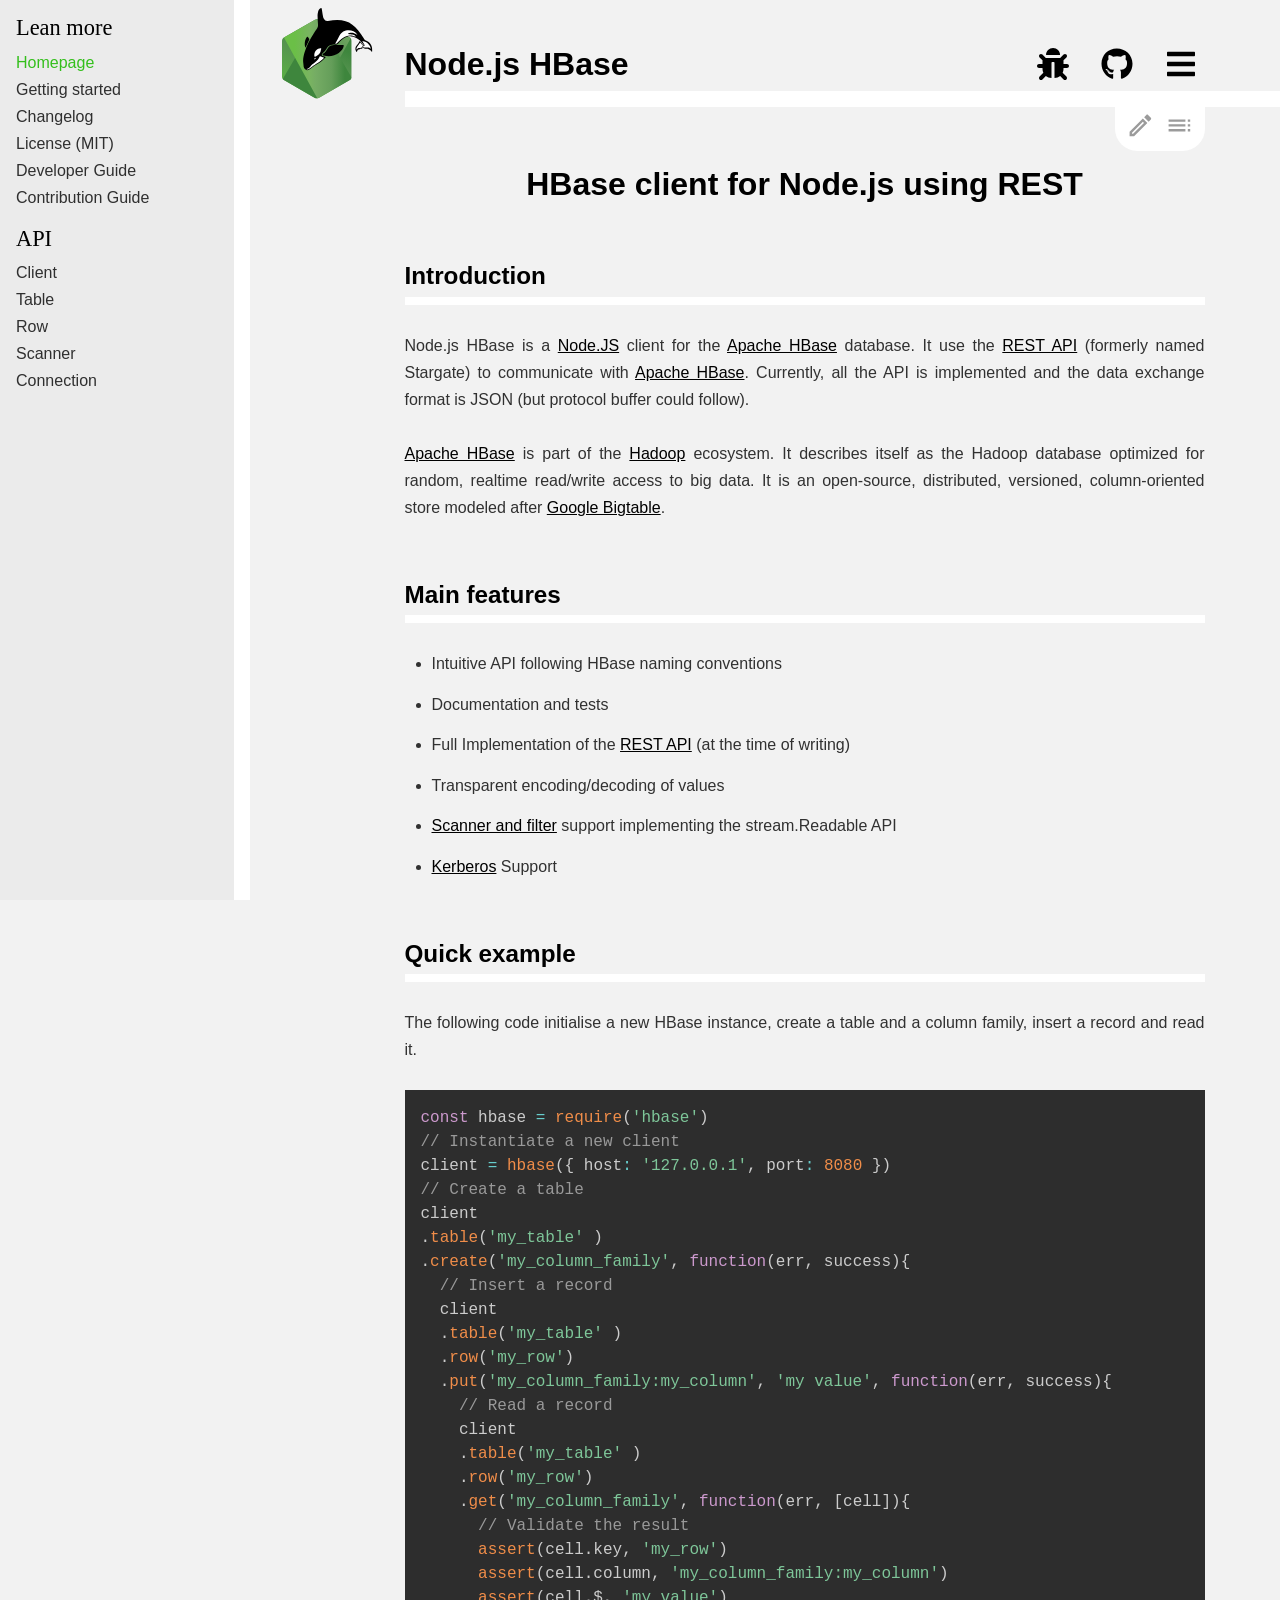
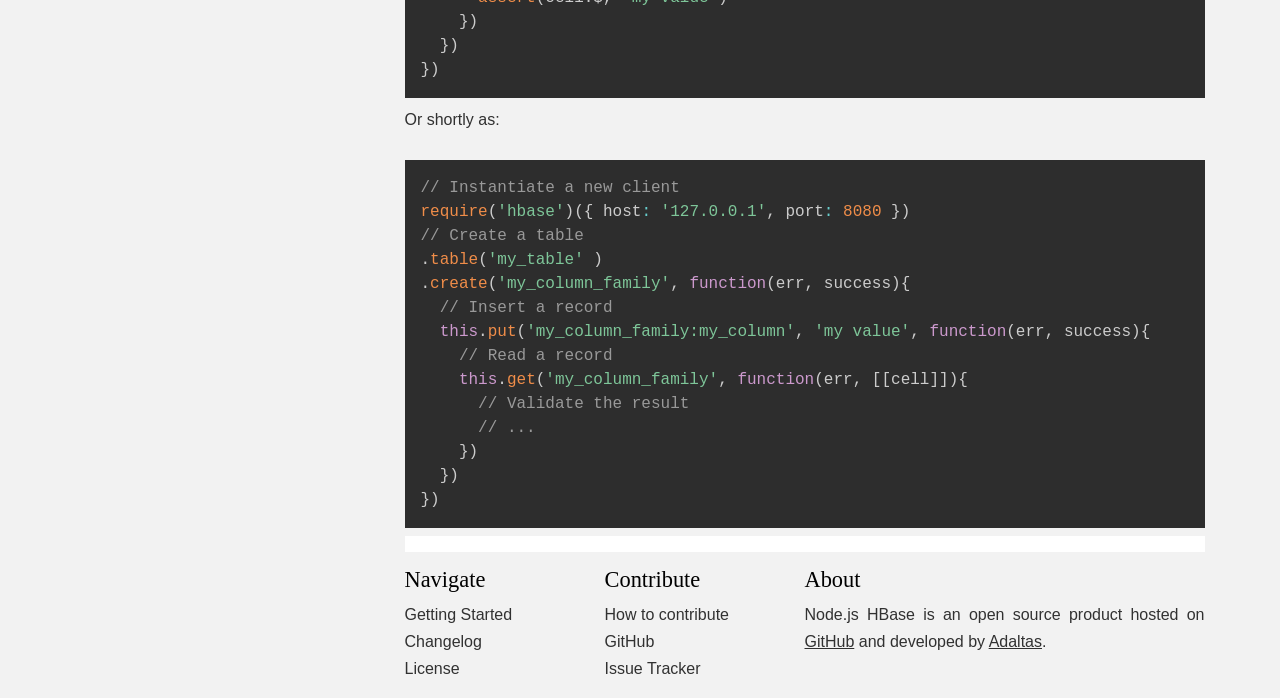
<file: index.html>
<!DOCTYPE html><html lang="en"><head><meta charSet="utf-8"/><meta http-equiv="x-ua-compatible" content="ie=edge"/><meta name="viewport" content="width=device-width, initial-scale=1, shrink-to-fit=no"/><style id="typography.js">html{font-family:sans-serif;-ms-text-size-adjust:100%;-webkit-text-size-adjust:100%}body{margin:0}article,aside,details,figcaption,figure,footer,header,main,menu,nav,section,summary{display:block}audio,canvas,progress,video{display:inline-block}audio:not([controls]){display:none;height:0}progress{vertical-align:baseline}[hidden],template{display:none}a{background-color:transparent;-webkit-text-decoration-skip:objects}a:active,a:hover{outline-width:0}abbr[title]{border-bottom:none;text-decoration:underline;text-decoration:underline dotted}b,strong{font-weight:inherit;font-weight:bolder}dfn{font-style:italic}h1{font-size:2em;margin:.67em 0}mark{background-color:#ff0;color:#000}small{font-size:80%}sub,sup{font-size:75%;line-height:0;position:relative;vertical-align:baseline}sub{bottom:-.25em}sup{top:-.5em}img{border-style:none}svg:not(:root){overflow:hidden}code,kbd,pre,samp{font-family:monospace,monospace;font-size:1em}figure{margin:1em 40px}hr{box-sizing:content-box;height:0;overflow:visible}button,input,optgroup,select,textarea{font:inherit;margin:0}optgroup{font-weight:700}button,input{overflow:visible}button,select{text-transform:none}[type=reset],[type=submit],button,html [type=button]{-webkit-appearance:button}[type=button]::-moz-focus-inner,[type=reset]::-moz-focus-inner,[type=submit]::-moz-focus-inner,button::-moz-focus-inner{border-style:none;padding:0}[type=button]:-moz-focusring,[type=reset]:-moz-focusring,[type=submit]:-moz-focusring,button:-moz-focusring{outline:1px dotted ButtonText}fieldset{border:1px solid silver;margin:0 2px;padding:.35em .625em .75em}legend{box-sizing:border-box;color:inherit;display:table;max-width:100%;padding:0;white-space:normal}textarea{overflow:auto}[type=checkbox],[type=radio]{box-sizing:border-box;padding:0}[type=number]::-webkit-inner-spin-button,[type=number]::-webkit-outer-spin-button{height:auto}[type=search]{-webkit-appearance:textfield;outline-offset:-2px}[type=search]::-webkit-search-cancel-button,[type=search]::-webkit-search-decoration{-webkit-appearance:none}::-webkit-input-placeholder{color:inherit;opacity:.54}::-webkit-file-upload-button{-webkit-appearance:button;font:inherit}html{font:100%/1.6875 'Arvo',sans-serif;box-sizing:border-box;overflow-y:scroll;}*{box-sizing:inherit;}*:before{box-sizing:inherit;}*:after{box-sizing:inherit;}body{color:hsla(0,0%,0%,0.8);font-family:'Arvo',sans-serif;font-weight:400;word-wrap:break-word;font-kerning:normal;-moz-font-feature-settings:"kern", "liga", "clig", "calt";-ms-font-feature-settings:"kern", "liga", "clig", "calt";-webkit-font-feature-settings:"kern", "liga", "clig", "calt";font-feature-settings:"kern", "liga", "clig", "calt";}img{max-width:100%;margin-left:0;margin-right:0;margin-top:0;padding-bottom:0;padding-left:0;padding-right:0;padding-top:0;margin-bottom:1.6875rem;}h1{margin-left:0;margin-right:0;margin-top:0;padding-bottom:0;padding-left:0;padding-right:0;padding-top:0;margin-bottom:1.6875rem;color:hsla(0,0%,0%,1);font-family:'Montserrat',sans-serif;font-weight:700;text-rendering:optimizeLegibility;font-size:2rem;line-height:1.1;}h2{margin-left:0;margin-right:0;margin-top:0;padding-bottom:0;padding-left:0;padding-right:0;padding-top:0;margin-bottom:1.6875rem;color:hsla(0,0%,0%,1);font-family:'Montserrat',sans-serif;font-weight:700;text-rendering:optimizeLegibility;font-size:1.51572rem;line-height:1.1;}h3{margin-left:0;margin-right:0;margin-top:0;padding-bottom:0;padding-left:0;padding-right:0;padding-top:0;margin-bottom:1.6875rem;color:hsla(0,0%,0%,1);font-family:'Montserrat',sans-serif;font-weight:700;text-rendering:optimizeLegibility;font-size:1.31951rem;line-height:1.1;}h4{margin-left:0;margin-right:0;margin-top:0;padding-bottom:0;padding-left:0;padding-right:0;padding-top:0;margin-bottom:1.6875rem;color:hsla(0,0%,0%,1);font-family:'Montserrat',sans-serif;font-weight:700;text-rendering:optimizeLegibility;font-size:1rem;line-height:1.1;}h5{margin-left:0;margin-right:0;margin-top:0;padding-bottom:0;padding-left:0;padding-right:0;padding-top:0;margin-bottom:1.6875rem;color:hsla(0,0%,0%,1);font-family:'Montserrat',sans-serif;font-weight:700;text-rendering:optimizeLegibility;font-size:0.87055rem;line-height:1.1;}h6{margin-left:0;margin-right:0;margin-top:0;padding-bottom:0;padding-left:0;padding-right:0;padding-top:0;margin-bottom:1.6875rem;color:hsla(0,0%,0%,1);font-family:'Montserrat',sans-serif;font-weight:700;text-rendering:optimizeLegibility;font-size:0.81225rem;line-height:1.1;}hgroup{margin-left:0;margin-right:0;margin-top:0;padding-bottom:0;padding-left:0;padding-right:0;padding-top:0;margin-bottom:1.6875rem;}ul{margin-left:1.6875rem;margin-right:0;margin-top:0;padding-bottom:0;padding-left:0;padding-right:0;padding-top:0;margin-bottom:1.6875rem;list-style-position:outside;list-style-image:none;}ol{margin-left:1.6875rem;margin-right:0;margin-top:0;padding-bottom:0;padding-left:0;padding-right:0;padding-top:0;margin-bottom:1.6875rem;list-style-position:outside;list-style-image:none;}dl{margin-left:0;margin-right:0;margin-top:0;padding-bottom:0;padding-left:0;padding-right:0;padding-top:0;margin-bottom:1.6875rem;}dd{margin-left:0;margin-right:0;margin-top:0;padding-bottom:0;padding-left:0;padding-right:0;padding-top:0;margin-bottom:1.6875rem;}p{margin-left:0;margin-right:0;margin-top:0;padding-bottom:0;padding-left:0;padding-right:0;padding-top:0;margin-bottom:1.6875rem;}figure{margin-left:0;margin-right:0;margin-top:0;padding-bottom:0;padding-left:0;padding-right:0;padding-top:0;margin-bottom:1.6875rem;}pre{margin-left:0;margin-right:0;margin-top:0;padding-bottom:0;padding-left:0;padding-right:0;padding-top:0;margin-bottom:1.6875rem;font-size:0.85rem;line-height:1.6875rem;}table{margin-left:0;margin-right:0;margin-top:0;padding-bottom:0;padding-left:0;padding-right:0;padding-top:0;margin-bottom:1.6875rem;font-size:1rem;line-height:1.6875rem;border-collapse:collapse;width:100%;}fieldset{margin-left:0;margin-right:0;margin-top:0;padding-bottom:0;padding-left:0;padding-right:0;padding-top:0;margin-bottom:1.6875rem;}blockquote{margin-left:0;margin-right:1.6875rem;margin-top:0;padding-bottom:0;padding-left:1.37109rem;padding-right:0;padding-top:0;margin-bottom:1.6875rem;font-size:1.1487rem;line-height:1.6875rem;color:hsla(0,0%,0%,0.59);border-left:0.31641rem solid #fca206;}form{margin-left:0;margin-right:0;margin-top:0;padding-bottom:0;padding-left:0;padding-right:0;padding-top:0;margin-bottom:1.6875rem;}noscript{margin-left:0;margin-right:0;margin-top:0;padding-bottom:0;padding-left:0;padding-right:0;padding-top:0;margin-bottom:1.6875rem;}iframe{margin-left:0;margin-right:0;margin-top:0;padding-bottom:0;padding-left:0;padding-right:0;padding-top:0;margin-bottom:1.6875rem;}hr{margin-left:0;margin-right:0;margin-top:0;padding-bottom:0;padding-left:0;padding-right:0;padding-top:0;margin-bottom:calc(1.6875rem - 1px);background:hsla(0,0%,0%,0.2);border:none;height:1px;}address{margin-left:0;margin-right:0;margin-top:0;padding-bottom:0;padding-left:0;padding-right:0;padding-top:0;margin-bottom:1.6875rem;}b{font-weight:700;}strong{font-weight:700;}dt{font-weight:700;}th{font-weight:700;}li{margin-bottom:calc(1.6875rem / 2);}ol li{padding-left:0;}ul li{padding-left:0;}li > ol{margin-left:1.6875rem;margin-bottom:calc(1.6875rem / 2);margin-top:calc(1.6875rem / 2);}li > ul{margin-left:1.6875rem;margin-bottom:calc(1.6875rem / 2);margin-top:calc(1.6875rem / 2);}blockquote *:last-child{margin-bottom:0;}li *:last-child{margin-bottom:0;}p *:last-child{margin-bottom:0;}li > p{margin-bottom:calc(1.6875rem / 2);}code{font-size:0.85rem;line-height:1.6875rem;}kbd{font-size:0.85rem;line-height:1.6875rem;}samp{font-size:0.85rem;line-height:1.6875rem;}abbr{border-bottom:1px dotted hsla(0,0%,0%,0.5);cursor:help;}acronym{border-bottom:1px dotted hsla(0,0%,0%,0.5);cursor:help;}abbr[title]{border-bottom:1px dotted hsla(0,0%,0%,0.5);cursor:help;text-decoration:none;}thead{text-align:left;}td,th{text-align:left;border-bottom:1px solid hsla(0,0%,0%,0.12);font-feature-settings:"tnum";-moz-font-feature-settings:"tnum";-ms-font-feature-settings:"tnum";-webkit-font-feature-settings:"tnum";padding-left:1.125rem;padding-right:1.125rem;padding-top:0.84375rem;padding-bottom:calc(0.84375rem - 1px);}th:first-child,td:first-child{padding-left:0;}th:last-child,td:last-child{padding-right:0;}a{color:#d65947;text-decoration:none;}a:hover,a:active{color:hsla(0,0%,0%,0.8);}h1,h2,h3,h4,h5,h6{margin-top:3.375rem;}blockquote > :last-child{margin-bottom:0;}blockquote cite{font-size:1rem;line-height:1.6875rem;color:hsla(0,0%,0%,0.8);font-weight:400;}blockquote cite:before{content:"— ";}@media only screen and (max-width:480px){blockquote{margin-left:-1.26563rem;margin-right:0;padding-left:0.94922rem;}}article h1{text-align:center;}article h2{border-bottom:.5rem solid #fff;line-height:2.53125rem;}article a{text-decoration:underline;color:#000;}article a:hover,a:active{color:#d65947;}</style><link rel="apple-touch-icon" sizes="96x96" href="/icons/icon-96x96.png?v=dd1270eb96bb1e26045a3b7bb36ad752"/><style id="glamor-styles">.css-o4mt9s,[data-css-o4mt9s]{position:relative;margin:0;padding-left:250px;}@media (max-width: 960px){.css-o4mt9s,[data-css-o4mt9s]{padding-left:0;}}.css-9fs1d8,[data-css-9fs1d8]{position:fixed;top:0;height:100vh;left:0;width:250px;overflow:auto;}.css-9fs1d8> *,[data-css-9fs1d8]> *{overflow:auto;}@media (max-width: 960px){.css-9fs1d8,[data-css-9fs1d8]{left:-250px;}}.css-1mu003q,[data-css-1mu003q]{box-sizing:border-box;flex-grow:0;max-width:15%;flex-basis:15%;padding:.5rem 2rem 0 2rem;-webkit-flex-grow:0;-webkit-flex-basis:15%;}@media (max-width: 960px){.css-1mu003q,[data-css-1mu003q]{padding:.5rem .5rem 0 .5rem;}}.css-1qj5nue,[data-css-1qj5nue]{font-size:2rem;font-weight:bold;}.css-1qj5nue a,[data-css-1qj5nue] a{color:#000;}.css-1qj5nue a:hover,[data-css-1qj5nue] a:hover{color:#34BF1C;}@media (max-width: 400px){.css-1qj5nue,[data-css-1qj5nue]{font-size:1.4rem;}}.css-2lrsej,[data-css-2lrsej]{flex:1 1 auto;-webkit-flex:1 1 auto;}@media (max-width: 960px){.css-vnrzkp,[data-css-vnrzkp]{margin-left:0 !important;width:36px !important;height:36px !important;}}@media (min-width: 960px){.css-vnrzkp,[data-css-vnrzkp]{margin-left:1rem !important;}}.css-uuhnl9,[data-css-uuhnl9]{color:#000;}@media (max-width: 960px){.css-uuhnl9,[data-css-uuhnl9]{width:1.3rem;height:1.3rem;}}@media (min-width: 960px){.css-uuhnl9,[data-css-uuhnl9]{width:2rem;height:2rem;}}.css-c6w8ci,[data-css-c6w8ci]{display:-webkit-box; display: -moz-box; display: -ms-flexbox; display: -webkit-flex; display: flex;max-width:800px;align-items:center;-webkit-box-align:center;-webkit-align-items:center;}@media (max-width: 960px){.css-c6w8ci,[data-css-c6w8ci]{margin-right:1rem;}}@media (min-width: 960px){.css-c6w8ci,[data-css-c6w8ci]{margin-right:2rem;}}.css-1hqhyjz,[data-css-1hqhyjz]{box-sizing:border-box;max-width:85%;flex-basis:85%;align-self:flex-end;-webkit-flex-basis:85%;-webkit-align-self:flex-end;}@media (min-width: 960px){.css-1hqhyjz,[data-css-1hqhyjz]{border-bottom:1rem solid #fff;}}.css-tdmiry,[data-css-tdmiry]{display:-webkit-box; display: -moz-box; display: -ms-flexbox; display: -webkit-flex; display: flex;}@media (max-width: 960px){.css-tdmiry,[data-css-tdmiry]{border-bottom:1rem solid #fff;}}.css-14mjesj,[data-css-14mjesj]{width:100%;display:-webkit-box; display: -moz-box; display: -ms-flexbox; display: -webkit-flex; display: flex;align-items:inherit;justify-content:inherit;-webkit-box-align:inherit;-webkit-align-items:inherit;-webkit-box-pack:inherit;-webkit-justify-content:inherit;}.css-1tjpe7r,[data-css-1tjpe7r]{display:-webkit-inline-box; display: -moz-inline-box; display: -ms-inline-flexbox; display: -webkit-inline-flex; display: inline-flex;position:relative;align-items:center;vertical-align:middle;justify-content:center;flex:0 0 auto;width:48px;height:48px;padding:0;font-size:1.5rem;text-align:center;text-decoration:none;border-radius:50%;transition:background-color 150ms cubic-bezier(0.4, 0, 0.2, 1);background-color:transparent;-webkit-box-align:center;-webkit-align-items:center;-webkit-box-pack:center;-webkit-justify-content:center;-webkit-flex:0 0 auto;-webkit-transition:background-color 150ms cubic-bezier(0.4, 0, 0.2, 1);-moz-transition:background-color 150ms cubic-bezier(0.4, 0, 0.2, 1);}.css-1tjpe7r:hover,[data-css-1tjpe7r]:hover{background-color:rgba(0, 0, 0, .08);}.css-msk631,[data-css-msk631]{transform:scale(.0);opacity:0.5;display:block;width:100%;height:100%;border-radius:50%;background-color:#000;-webkit-transform:scale(.0);}.css-h96g2f,[data-css-h96g2f]{top:0;left:0;width:100%;height:100%;display:block;position:absolute;overflow:hidden;z-index:0;pointer-events:none;}.css-2hpbxp,[data-css-2hpbxp]{display:-webkit-inline-box; display: -moz-inline-box; display: -ms-inline-flexbox; display: -webkit-inline-flex; display: inline-flex;position:relative;align-items:center;vertical-align:middle;justify-content:center;flex:0 0 auto;width:48px;height:48px;padding:0;font-size:1.5rem;text-align:center;text-decoration:none;border-radius:50%;transition:background-color 150ms cubic-bezier(0.4, 0, 0.2, 1);background-color:transparent;cursor:pointer;border:0;margin:0;-webkit-box-align:center;-webkit-align-items:center;-webkit-box-pack:center;-webkit-justify-content:center;-webkit-flex:0 0 auto;-webkit-transition:background-color 150ms cubic-bezier(0.4, 0, 0.2, 1);-moz-transition:background-color 150ms cubic-bezier(0.4, 0, 0.2, 1);}.css-2hpbxp:hover,[data-css-2hpbxp]:hover{background-color:rgba(0, 0, 0, .08);}.css-2hpbxp:focus,[data-css-2hpbxp]:focus{outline:none;}.css-hy452g,[data-css-hy452g]{background-color:#fff;}.css-hy452g > div,[data-css-hy452g] > div{padding:1rem;}.css-hy452g h2,[data-css-hy452g] h2{margin-top:0;}.css-hy452g ul,[data-css-hy452g] ul, .css-hy452g li, [data-css-hy452g] li{margin-top:0;margin-bottom:0;}.css-s3cchn,[data-css-s3cchn]{outline:none;}@media (max-width: 960px){.css-s3cchn,[data-css-s3cchn]{width:1.8rem !important;height:1.8rem !important;}}@media (min-width: 960px){.css-s3cchn,[data-css-s3cchn]{width:2.4rem !important;height:2.4rem !important;}}.css-12ypaem,[data-css-12ypaem]{fill:#9B9B9B;}@media (max-width: 960px){.css-12ypaem,[data-css-12ypaem]{width:1.4rem;height:1.4rem;}}@media (min-width: 960px){.css-12ypaem,[data-css-12ypaem]{width:1.8rem;height:1.8rem;}}.css-1gqx6h2,[data-css-1gqx6h2]{float:right;background-color:#fff;margin-bottom:1rem;padding:0 .4rem .4rem .4rem;}@media (max-width: 960px){.css-1gqx6h2,[data-css-1gqx6h2]{border-radius:0 0 1.8rem 1.8rem;}}@media (min-width: 960px){.css-1gqx6h2,[data-css-1gqx6h2]{border-radius:0 0 1.4rem 1.4rem;}}.css-3g72t1,[data-css-3g72t1]{clear:right;}.css-3g72t1 .toc,[data-css-3g72t1] .toc{background-color:#fff;padding:5px 0;display:none;}.css-3g72t1 .toc h2,[data-css-3g72t1] .toc h2{margin-top:0;}.css-3g72t1 .toc ul,[data-css-3g72t1] .toc ul{margin-top:0;margin-bottom:0;}.css-186opbb,[data-css-186opbb]{max-width:800px;}.css-186opbb :not(pre) > code[class*="language-"],[data-css-186opbb] :not(pre) > code[class*="language-"]{padding:.4em .5em .2em .5em;background:#DFDFDF;color:#000;}@media (max-width: 960px){.css-186opbb,[data-css-186opbb]{margin:0 1rem;}}@media (min-width: 960px){.css-186opbb,[data-css-186opbb]{margin:0 2rem 0 15%;text-align:justify;}}.css-rpurc2,[data-css-rpurc2]{flex:1;-webkit-flex:1;}@media (max-width: 960px){.css-rpurc2,[data-css-rpurc2]{flex:0 0 50%;-webkit-flex:0 0 50%;}}.css-1nyj4b5,[data-css-1nyj4b5]{flex:2;-webkit-flex:2;}@media (max-width: 960px){.css-1nyj4b5,[data-css-1nyj4b5]{flex:0 0 100%;-webkit-flex:0 0 100%;}}.css-jz2g0y,[data-css-jz2g0y]{max-width:800px;display:-webkit-box; display: -moz-box; display: -ms-flexbox; display: -webkit-flex; display: flex;flex-wrap:wrap;border-top:1rem solid #fff;padding-bottom:1rem;-webkit-box-lines:multiple;-webkit-flex-wrap:wrap;}.css-jz2g0y h1,[data-css-jz2g0y] h1{margin:1rem 0 .5rem 0;color:#000;font-family:Arvo sans-serif;font-weight:normal;font-size:1.4rem;text-align:left;}.css-jz2g0y ul,[data-css-jz2g0y] ul, .css-jz2g0y p, [data-css-jz2g0y] p{margin:0 0 0 0;}.css-jz2g0y li,[data-css-jz2g0y] li{margin:0;text-indent:0;list-style-type:none;}.css-jz2g0y a,[data-css-jz2g0y] a{color:hsla(0,0%,0%,0.8);}.css-jz2g0y a:hover,[data-css-jz2g0y] a:hover{color:#34BF1C;}.css-jz2g0y p a,[data-css-jz2g0y] p a{text-decoration:underline;}@media (max-width: 960px){.css-jz2g0y,[data-css-jz2g0y]{margin:0 1rem;}}@media (min-width: 960px){.css-jz2g0y,[data-css-jz2g0y]{margin:0 2rem 0 15%;text-align:justify;}}.css-178283y,[data-css-178283y]{display:block;padding:0 1rem 0 1rem;color:hsla(0,0%,0%,0.8);}.css-178283y:hover,[data-css-178283y]:hover{background-color:#fff;}.css-sf4hxo,[data-css-sf4hxo]{color:#34BF1C;}.css-sf4hxo:hover,[data-css-sf4hxo]:hover{cursor:default;color:#34BF1C;background-color:inherit;}.css-miwtlr,[data-css-miwtlr]{margin:0;padding:0;text-indent:0;list-style-type:none;}.css-jdk3d3,[data-css-jdk3d3]{position:relative;padding-top:1rem;padding-bottom:1rem;height:100% ;border-right:1rem solid #fff;background-color:#EBEBEB;}.css-jdk3d3 div,[data-css-jdk3d3] div{box-sizing:border-box;width:100%;}.css-jdk3d3 nav,[data-css-jdk3d3] nav{margin:0 0 1rem 0;}.css-jdk3d3 h1,[data-css-jdk3d3] h1{margin:0 0 .5rem 0;padding:0 1rem 0 1rem;color:#000;font-family:Arvo sans-serif;font-weight:normal;font-size:1.4rem;text-align:left;}.css-jdk3d3 ul,[data-css-jdk3d3] ul{margin:0;}</style><script id="glamor-ids">
        // <![CDATA[
        window._glamor = ["o4mt9s","9fs1d8","1mu003q","1qj5nue","2lrsej","vnrzkp","uuhnl9","c6w8ci","1hqhyjz","tdmiry","14mjesj","1tjpe7r","msk631","h96g2f","2hpbxp","hy452g","s3cchn","12ypaem","1gqx6h2","3g72t1","186opbb","rpurc2","1nyj4b5","jz2g0y","178283y","sf4hxo","miwtlr","jdk3d3"]
        // ]]>
        </script><title data-react-helmet="true">Node HBase - HBase REST client for Node.js</title><meta data-react-helmet="true" name="description" content="Official website and documentation for the HBase Node.js package"/><meta data-react-helmet="true" name="keywords"/><style type="text/css">
    .anchor.before {
      position: absolute;
      top: 0;
      left: 0;
      transform: translateX(-100%);
      padding-right: 4px;
    }
    .anchor.after {
      display: inline-block;
      padding-left: 4px;
    }
    h1 .anchor svg,
    h2 .anchor svg,
    h3 .anchor svg,
    h4 .anchor svg,
    h5 .anchor svg,
    h6 .anchor svg {
      visibility: hidden;
    }
    h1:hover .anchor svg,
    h2:hover .anchor svg,
    h3:hover .anchor svg,
    h4:hover .anchor svg,
    h5:hover .anchor svg,
    h6:hover .anchor svg,
    h1 .anchor:focus svg,
    h2 .anchor:focus svg,
    h3 .anchor:focus svg,
    h4 .anchor:focus svg,
    h5 .anchor:focus svg,
    h6 .anchor:focus svg {
      visibility: visible;
    }
  </style><script>
    document.addEventListener("DOMContentLoaded", function(event) {
      var hash = window.decodeURI(location.hash.replace('#', ''))
      if (hash !== '') {
        var element = document.getElementById(hash)
        if (element) {
          var scrollTop = window.pageYOffset || document.documentElement.scrollTop || document.body.scrollTop
          var clientTop = document.documentElement.clientTop || document.body.clientTop || 0
          var offset = element.getBoundingClientRect().top + scrollTop - clientTop
          // Wait for the browser to finish rendering before scrolling.
          setTimeout((function() {
            window.scrollTo(0, offset - 64)
          }), 0)
        }
      }
    })
  </script><style data-href="/styles.5d7732e7de363963594b.css">code[class*=language-],pre[class*=language-]{color:#ccc;background:none;font-family:Consolas,Monaco,Andale Mono,Ubuntu Mono,monospace;font-size:1em;text-align:left;white-space:pre;word-spacing:normal;word-break:normal;word-wrap:normal;line-height:1.5;-moz-tab-size:4;-o-tab-size:4;tab-size:4;-webkit-hyphens:none;-ms-hyphens:none;hyphens:none}pre[class*=language-]{padding:1em;margin:.5em 0;overflow:auto}:not(pre)>code[class*=language-],pre[class*=language-]{background:#2d2d2d}:not(pre)>code[class*=language-]{padding:.1em;border-radius:.3em;white-space:normal}.token.block-comment,.token.cdata,.token.comment,.token.doctype,.token.prolog{color:#999}.token.punctuation{color:#ccc}.token.attr-name,.token.deleted,.token.namespace,.token.tag{color:#e2777a}.token.function-name{color:#6196cc}.token.boolean,.token.function,.token.number{color:#f08d49}.token.class-name,.token.constant,.token.property,.token.symbol{color:#f8c555}.token.atrule,.token.builtin,.token.important,.token.keyword,.token.selector{color:#cc99cd}.token.attr-value,.token.char,.token.regex,.token.string,.token.variable{color:#7ec699}.token.entity,.token.operator,.token.url{color:#67cdcc}.token.bold,.token.important{font-weight:700}.token.italic{font-style:italic}.token.entity{cursor:help}.token.inserted{color:green}@font-face{font-family:Arvo;src:local("Arvo"),url(/static/font.arvo.400-0025b6197d8af8ca5ab5bf4764a5dbc6.woff2) format("woff2");font-style:normal;font-weight:400;font-display:optional;unicode-range:U+0-ff,U+131,U+152-153,U+2bb-2bc,U+2c6,U+2da,U+2dc,U+2000-206f,U+2074,U+20ac,U+2122,U+2191,U+2193,U+2212,U+2215,U+feff,U+fffd}@font-face{font-family:Arvo;src:local("Arvo Bold"),local("Arvo-Bold"),url(/static/font.arvo.700-b2d543619d0d58a8edbac122d72a4228.woff2) format("woff2");font-style:normal;font-weight:700;font-display:optional;unicode-range:U+0-ff,U+131,U+152-153,U+2bb-2bc,U+2c6,U+2da,U+2dc,U+2000-206f,U+2074,U+20ac,U+2122,U+2191,U+2193,U+2212,U+2215,U+feff,U+fffd}@font-face{font-family:Montserrat;src:local("Montserrat Bold"),local("Montserrat-Bold"),url(/static/font.montserrat.700-099915ec0e3026165710937defdc5fc3.woff2) format("woff2");font-style:normal;font-weight:700;font-display:optional;unicode-range:U+0-ff,U+131,U+152-153,U+2bb-2bc,U+2c6,U+2da,U+2dc,U+2000-206f,U+2074,U+20ac,U+2122,U+2191,U+2193,U+2212,U+2215,U+feff,U+fffd}body,html{background-color:#f2f2f2}</style><link rel="preconnect" href="https://www.google-analytics.com"/><link rel="dns-prefetch" href="https://www.google-analytics.com"/><link rel="icon" href="/favicon-32x32.png?v=dd1270eb96bb1e26045a3b7bb36ad752" type="image/png"/><link rel="manifest" href="/manifest.webmanifest"/><meta name="theme-color" content="#3E863D"/><link rel="apple-touch-icon" sizes="48x48" href="/icons/icon-48x48.png?v=dd1270eb96bb1e26045a3b7bb36ad752"/><link rel="apple-touch-icon" sizes="72x72" href="/icons/icon-72x72.png?v=dd1270eb96bb1e26045a3b7bb36ad752"/><meta name="generator" content="Gatsby 2.24.37"/><link rel="apple-touch-icon" sizes="144x144" href="/icons/icon-144x144.png?v=dd1270eb96bb1e26045a3b7bb36ad752"/><link rel="apple-touch-icon" sizes="192x192" href="/icons/icon-192x192.png?v=dd1270eb96bb1e26045a3b7bb36ad752"/><link rel="apple-touch-icon" sizes="256x256" href="/icons/icon-256x256.png?v=dd1270eb96bb1e26045a3b7bb36ad752"/><link rel="apple-touch-icon" sizes="384x384" href="/icons/icon-384x384.png?v=dd1270eb96bb1e26045a3b7bb36ad752"/><link rel="apple-touch-icon" sizes="512x512" href="/icons/icon-512x512.png?v=dd1270eb96bb1e26045a3b7bb36ad752"/><link rel="sitemap" type="application/xml" href="/sitemap.xml"/><link as="script" rel="preload" href="/framework-665e19c4e2ebc7681ad7.js"/><link as="script" rel="preload" href="/1bfc9850-a77a0e47a6ff388d2c28.js"/><link as="script" rel="preload" href="/component---src-templates-page-js-54dc1b0b9a1c73f09fa0.js"/><link as="script" rel="preload" href="/95d0e4c6d5428e4e5c144b1145f6c0d2357c0db3-72c2e59d3a2364992ba3.js"/><link as="script" rel="preload" href="/app-8506d7099b6c48f62904.js"/><link as="script" rel="preload" href="/styles-2d82ac8e3afc0c213061.js"/><link as="script" rel="preload" href="/webpack-runtime-c4d638747e5e044feb6d.js"/><link as="fetch" rel="preload" href="/page-data/index/page-data.json" crossorigin="anonymous"/><link as="fetch" rel="preload" href="/page-data/sq/d/2210122946.json" crossorigin="anonymous"/><link as="fetch" rel="preload" href="/page-data/app-data.json" crossorigin="anonymous"/></head><body><div id="___gatsby"><div style="outline:none" tabindex="-1" id="gatsby-focus-wrapper"><div class="css-o4mt9s"><header class="css-tdmiry"><div class="css-1mu003q"><a aria-current="page" title="Visit homepage" class="" href="/"><svg xmlns="http://www.w3.org/2000/svg" style="isolation:isolate" viewBox="0 0 400 400"><defs><clipPath id="_clipPath_wOC5kHfEUJBEVxHw4wkcn2HKTjhbiPtX"><rect width="400" height="400"></rect></clipPath></defs><g clip-path="url(#_clipPath_wOC5kHfEUJBEVxHw4wkcn2HKTjhbiPtX)"><g style="isolation:isolate"><clipPath id="_clipPath_L6UUssT70W97HcFDig89p0twFZhs3c5T"><path d="M 145.711 51.628 L 8.304 130.938 C 3.157 133.906 0 139.386 0 145.308 L 0 304.039 C 0 309.965 3.157 315.442 8.304 318.409 L 145.721 397.781 C 150.858 400.74 157.191 400.74 162.322 397.781 L 299.716 318.409 C 304.836 315.442 308 309.962 308 304.039 L 308 145.308 C 308 139.386 304.836 133.906 299.683 130.938 L 162.309 51.628 C 159.732 50.151 156.862 49.411 153.992 49.411 C 151.122 49.411 148.252 50.151 145.675 51.628" fill="#FFF"></path></clipPath><g clip-path="url(#_clipPath_L6UUssT70W97HcFDig89p0twFZhs3c5T)"><linearGradient id="_lgradient_15" x1="0.669" y1="0.159" x2="0.335" y2="0.842" gradientTransform="matrix(585.717 0 0 594.79 -138.862 -72.315)" gradientUnits="userSpaceOnUse"><stop offset="30%" stop-color="#3e863d"></stop><stop offset="50%" stop-color="#55934f"></stop><stop offset="80%" stop-color="#5aad45"></stop></linearGradient><path d="M 446.855 117.472 L 59.666 -72.315 L -138.862 332.679 L 248.318 522.475 L 446.855 117.472 Z" fill="url(#_lgradient_15)"></path></g><clipPath id="_clipPath_sBa4UojtW9GYpQ2tBjHtZmTAy1dv9Wab"><path d="M 3.405 314.117 C 4.719 315.823 6.363 317.301 8.297 318.409 L 126.168 386.493 L 145.802 397.778 C 148.738 399.474 152.084 400.192 155.371 399.947 C 156.467 399.859 157.563 399.654 158.633 399.35 L 303.555 133.994 C 302.446 132.788 301.148 131.776 299.693 130.929 L 209.721 78.973 L 162.162 51.609 C 160.812 50.826 159.347 50.272 157.857 49.88 L 3.405 314.117 Z" fill="#FFF"></path></clipPath><g clip-path="url(#_clipPath_sBa4UojtW9GYpQ2tBjHtZmTAy1dv9Wab)"><linearGradient id="_lgradient_16" x1="0.218" y1="0.713" x2="0.787" y2="0.293" gradientTransform="matrix(634.966 0 0 637.154 -164.001 -93.522)" gradientUnits="userSpaceOnUse"><stop offset="57%" stop-color="#3e863d"></stop><stop offset="72%" stop-color="#619857"></stop><stop offset="100%" stop-color="#76ac64"></stop></linearGradient><path d="M -164.001 173.605 L 109.394 543.633 L 470.964 276.496 L 197.552 -93.522 L -164.001 173.605 Z" fill="url(#_lgradient_16)"></path></g><clipPath id="_clipPath_5eLkKkR517IPGD4uNzCFhhzOFzNOP5lb"><path d="M 152.351 49.502 C 150.045 49.73 147.792 50.448 145.714 51.628 L 8.698 130.71 L 156.444 399.817 C 158.499 399.523 160.521 398.838 162.348 397.781 L 299.755 318.409 C 303.995 315.95 306.898 311.789 307.778 307.072 L 157.162 49.773 C 156.053 49.554 154.944 49.44 153.803 49.44 C 153.346 49.44 152.889 49.463 152.433 49.505" fill="#FFF"></path></clipPath><g clip-path="url(#_clipPath_5eLkKkR517IPGD4uNzCFhhzOFzNOP5lb)"><linearGradient id="_lgradient_17" y1="0.5" x2="1" y2="0.5" gradientTransform="matrix(299.024 0 0 350.383 8.695 49.44)" gradientUnits="userSpaceOnUse"><stop offset="16%" stop-color="#6bbf47"></stop><stop offset="38%" stop-color="#79b461"></stop><stop offset="47%" stop-color="#75ac64"></stop><stop offset="70%" stop-color="#659e5a"></stop><stop offset="90%" stop-color="#3e863d"></stop></linearGradient><path d="M 8.695 49.44 L 8.695 399.823 L 307.72 399.823 L 307.72 49.44 L 8.695 49.44 Z" fill="url(#_lgradient_17)"></path></g></g><g style="isolation:isolate"><path d="M 268.694 164.013 C 260.834 164.196 230.24 164.451 222.808 164.418 C 214.913 164.383 208.781 168.412 204.004 175.274 C 197.115 185.175 191.707 196.615 181.226 202.699 C 180.068 203.372 179.137 205.992 179.262 207.591 C 179.338 208.569 181.543 209.661 182.94 210.124 C 228.754 223.962 267.88 193.071 272.508 169.491 C 273.628 166.208 272.394 163.927 268.694 164.013 Z"></path><path d="M 121.266 138.187 C 119.41 135.268 117.391 132.166 115.44 129.008 C 113.906 126.524 112.46 125.962 110.249 128.302 C 100.95 138.138 97.623 163.05 103.886 175.515 C 109.699 163.031 115.585 150.388 121.266 138.187 Z"></path><path d="M 370.987 143.505 C 366.478 142.493 366.045 140.359 364.087 137.586 C 317.907 67.97 289.683 43.393 202.646 57.116 C 194.619 58.511 189.355 54.935 185.473 47.573 C 180.444 41.26 179.174 20.865 175.814 4.236 C 175.144 0.063 174.107 -0.909 170.713 0.803 C 165.127 3.623 161.428 8.642 159.759 15.126 C 158.322 20.711 157.035 26.636 157.113 32.384 C 157.292 45.607 158.172 58.83 159.108 72.02 C 159.628 79.36 158.72 85.724 154.273 91.575 C 149.217 98.228 144.866 105.579 140.172 112.597 C 123.213 137.955 109.096 165.12 99.939 195.417 C 95.283 210.816 91.708 226.406 94.037 242.98 C 94.828 248.608 95.228 254.307 95.814 259.973 C 96.519 266.789 104.697 274.978 110.701 274.864 C 117.594 274.734 123.567 271.456 128.778 266.803 C 137.98 258.587 148.141 252.403 158.543 246.532 C 170.928 239.542 182.304 230.817 191.907 219.319 C 192.614 218.472 193.177 217.467 193.901 216.396 C 189 215.044 184.495 214.049 180.128 212.534 C 175.369 210.881 174.425 206.81 177.633 202.39 C 178.707 200.91 189.102 191.166 192.423 186.974 C 195.576 182.994 197.984 178.259 200.914 174.032 C 206.17 166.444 213.006 162.167 221.587 161.974 C 226.738 161.86 231.896 161.765 237.046 161.899 C 241.119 162.004 244.374 160.509 247.577 157.51 C 271.016 132.995 287.592 122.584 306.639 125.664 C 329.646 128.306 346.815 142.224 360.721 162.374 C 361.234 163.116 361.669 164.151 361.574 165.216 C 361.48 166.281 360.137 165.769 360.137 165.769 C 360.137 165.769 348.964 152.409 343.724 146.159 C 340.895 150.658 337.008 157.145 336.966 157.204 C 333.719 161.748 329.733 165.695 326.949 170.557 C 322.427 178.45 324.353 190.226 330.467 194.804 C 330.988 193.89 331.847 193.031 331.969 192.052 C 332.441 188.267 332.709 185.413 336.638 185.121 C 338.42 184.989 337.146 182.614 340.527 182.407 C 341.582 182.5 341.501 183.521 342.556 183.428 C 343.409 183.289 343.788 181.611 344.708 181.155 C 346.534 180.25 348.963 180.362 350.761 180.446 C 354.094 180.603 355.687 178.602 356.12 176.159 C 356.407 174.549 356.537 173.284 357.228 170.457 C 358.824 177.741 362.972 179.94 368.119 179.888 C 370.552 179.863 373.055 179.284 375.402 179.764 C 381.118 180.18 382.13 181.645 385.351 183.045 C 390.317 185.199 394.83 187.797 396.544 194.515 C 399.221 194.095 399.109 191.023 399.131 188.322 C 399.602 165.995 389.738 150.176 370.987 143.505 Z"></path></g><g style="isolation:isolate" fill="#FFF"><path d="M 169.234 178.378 C 173.75 178.294 174.431 179.478 172.531 183.974 C 172.107 184.977 171.683 186.074 171.608 187.16 C 171.006 195.871 167.26 202.102 160.648 206.414 C 157.305 208.593 154.377 211.608 151.014 213.736 C 149.169 214.904 146.297 216.152 144.831 215.283 C 142.886 214.149 142.337 206.638 142.894 203.909 C 145.689 190.21 157.107 178.604 169.234 178.378 L 169.234 178.378 Z"></path><path d="M 147.964 219.431 C 149.151 219.648 149.084 220.61 149.089 222.006 C 149.094 223.402 144.392 228.216 142.128 226.608 C 139.824 224.901 146.775 219.213 147.964 219.431 Z"></path><path d="M 186.469 220.333 C 180.501 226.642 173.841 231.695 167.366 236.361 C 162.306 240.005 139.749 253.829 128.418 262.839 C 122.66 266.966 117.063 271.549 109.655 271.333 C 109.771 270.63 109.755 270.133 109.876 270.084 C 117.669 266.958 123.417 261.053 128.735 253.899 C 131.947 249.58 136.759 246.595 141.214 243.753 C 150.535 237.806 158.086 229.958 163.84 219.644 C 167.946 212.285 168.106 212.579 174.912 215.977 C 178.414 217.726 181.416 218.347 186.469 220.333 L 186.469 220.333 Z"></path><path d="M 296.149 115.934 C 305.082 115.723 309.173 116.909 315.507 118.602 C 320.525 119.992 324.031 123.827 326.081 126.928 C 286.547 110.296 264.296 133.336 245.127 154.092 C 242.178 157.536 242.12 158.437 235.033 157.925 C 241.3 146.842 247.014 135.616 252.611 124.497 C 270.715 88.532 316.21 94.691 331.843 115.547 C 332.481 116.399 333.45 118.657 333.45 118.657 C 333.45 118.657 318.655 109.611 307.774 109.611 C 301.22 109.611 299.577 110.164 295.526 110.96 C 294.457 111.171 292.669 112.229 292.684 114.017 C 292.699 115.807 294.939 115.738 296.149 115.934 L 296.149 115.934 Z"></path><path d="M 391.573 181.345 C 386.823 172.938 379.645 174.758 372.925 174.724 C 370.923 174.713 368.919 174.844 366.916 174.927 C 363.534 175.067 360.681 174.163 359.205 170.186 C 358.825 169.163 357.873 167.58 357.082 167.419 C 356.31 167.661 356.054 168.236 355.916 168.57 C 352.866 175.984 346.949 177.156 340.806 177.305 C 337.253 177.391 334.343 177.953 332.595 181.985 C 332.257 182.767 330.528 183.666 330.229 183.39 C 329.472 182.694 328.542 181.118 328.78 180.325 C 329.687 177.305 330.649 174.136 332.282 171.603 C 336.424 165.179 340.94 159.069 345.69 152.286 C 347.929 154.982 356.767 165.9 359.107 167.657 C 360.341 168.584 363.01 168.726 364.032 167.793 C 364.913 166.989 365.023 163.766 364.339 162.309 C 362.941 159.331 360.732 156.862 358.95 154.107 C 357.619 152.051 356.434 149.873 354.849 147.182 C 370.847 143.919 394.607 166.12 391.573 181.345 L 391.573 181.345 Z"></path></g></g></svg></a></div><div class="css-1hqhyjz"><div class="css-c6w8ci"><div class="css-1qj5nue"><a aria-current="page" title="Visit homepage" class="" href="/">Node.js HBase</a></div><div class="css-2lrsej"></div><a tabindex="0" href="https://github.com/adaltas/node-hbase/issues" role="button" color="inherit" aria-label="header-bug" data-for="header-tooltip" data-tip="Report an issue" target="_blank" rel="noopener" class="css-vnrzkp css-1tjpe7r"><span class="css-14mjesj"><svg stroke="currentColor" fill="currentColor" stroke-width="0" viewBox="0 0 512 512" class="css-uuhnl9" height="1em" width="1em" xmlns="http://www.w3.org/2000/svg"><path d="M511.988 288.9c-.478 17.43-15.217 31.1-32.653 31.1H424v16c0 21.864-4.882 42.584-13.6 61.145l60.228 60.228c12.496 12.497 12.496 32.758 0 45.255-12.498 12.497-32.759 12.496-45.256 0l-54.736-54.736C345.886 467.965 314.351 480 280 480V236c0-6.627-5.373-12-12-12h-24c-6.627 0-12 5.373-12 12v244c-34.351 0-65.886-12.035-90.636-32.108l-54.736 54.736c-12.498 12.497-32.759 12.496-45.256 0-12.496-12.497-12.496-32.758 0-45.255l60.228-60.228C92.882 378.584 88 357.864 88 336v-16H32.666C15.23 320 .491 306.33.013 288.9-.484 270.816 14.028 256 32 256h56v-58.745l-46.628-46.628c-12.496-12.497-12.496-32.758 0-45.255 12.498-12.497 32.758-12.497 45.256 0L141.255 160h229.489l54.627-54.627c12.498-12.497 32.758-12.497 45.256 0 12.496 12.497 12.496 32.758 0 45.255L424 197.255V256h56c17.972 0 32.484 14.816 31.988 32.9zM257 0c-61.856 0-112 50.144-112 112h224C369 50.144 318.856 0 257 0z"></path></svg></span><span class="css-h96g2f"><span class="css-msk631"></span></span></a><a tabindex="0" href="https://github.com/adaltas/node-hbase" role="button" color="inherit" aria-label="header-github" data-for="header-tooltip" data-tip="Toggle the menu" target="_blank" rel="noopener" class="css-vnrzkp css-1tjpe7r"><span class="css-14mjesj"><svg stroke="currentColor" fill="currentColor" stroke-width="0" viewBox="0 0 496 512" class="css-uuhnl9" height="1em" width="1em" xmlns="http://www.w3.org/2000/svg"><path d="M165.9 397.4c0 2-2.3 3.6-5.2 3.6-3.3.3-5.6-1.3-5.6-3.6 0-2 2.3-3.6 5.2-3.6 3-.3 5.6 1.3 5.6 3.6zm-31.1-4.5c-.7 2 1.3 4.3 4.3 4.9 2.6 1 5.6 0 6.2-2s-1.3-4.3-4.3-5.2c-2.6-.7-5.5.3-6.2 2.3zm44.2-1.7c-2.9.7-4.9 2.6-4.6 4.9.3 2 2.9 3.3 5.9 2.6 2.9-.7 4.9-2.6 4.6-4.6-.3-1.9-3-3.2-5.9-2.9zM244.8 8C106.1 8 0 113.3 0 252c0 110.9 69.8 205.8 169.5 239.2 12.8 2.3 17.3-5.6 17.3-12.1 0-6.2-.3-40.4-.3-61.4 0 0-70 15-84.7-29.8 0 0-11.4-29.1-27.8-36.6 0 0-22.9-15.7 1.6-15.4 0 0 24.9 2 38.6 25.8 21.9 38.6 58.6 27.5 72.9 20.9 2.3-16 8.8-27.1 16-33.7-55.9-6.2-112.3-14.3-112.3-110.5 0-27.5 7.6-41.3 23.6-58.9-2.6-6.5-11.1-33.3 2.6-67.9 20.9-6.5 69 27 69 27 20-5.6 41.5-8.5 62.8-8.5s42.8 2.9 62.8 8.5c0 0 48.1-33.6 69-27 13.7 34.7 5.2 61.4 2.6 67.9 16 17.7 25.8 31.5 25.8 58.9 0 96.5-58.9 104.2-114.8 110.5 9.2 7.9 17 22.9 17 46.4 0 33.7-.3 75.4-.3 83.6 0 6.5 4.6 14.4 17.3 12.1C428.2 457.8 496 362.9 496 252 496 113.3 383.5 8 244.8 8zM97.2 352.9c-1.3 1-1 3.3.7 5.2 1.6 1.6 3.9 2.3 5.2 1 1.3-1 1-3.3-.7-5.2-1.6-1.6-3.9-2.3-5.2-1zm-10.8-8.1c-.7 1.3.3 2.9 2.3 3.9 1.6 1 3.6.7 4.3-.7.7-1.3-.3-2.9-2.3-3.9-2-.6-3.6-.3-4.3.7zm32.4 35.6c-1.6 1.3-1 4.3 1.3 6.2 2.3 2.3 5.2 2.6 6.5 1 1.3-1.3.7-4.3-1.3-6.2-2.2-2.3-5.2-2.6-6.5-1zm-11.4-14.7c-1.6 1-1.6 3.6 0 5.9 1.6 2.3 4.3 3.3 5.6 2.3 1.6-1.3 1.6-3.9 0-6.2-1.4-2.3-4-3.3-5.6-2z"></path></svg></span><span class="css-h96g2f"><span class="css-msk631"></span></span></a><button tabindex="0" type="button" aria-label="header-menu" data-for="header-tooltip" data-tip="Toggle the menu" class="css-vnrzkp css-2hpbxp"><span class="css-14mjesj"><svg stroke="currentColor" fill="currentColor" stroke-width="0" viewBox="0 0 448 512" class="css-uuhnl9" height="1em" width="1em" xmlns="http://www.w3.org/2000/svg"><path d="M16 132h416c8.837 0 16-7.163 16-16V76c0-8.837-7.163-16-16-16H16C7.163 60 0 67.163 0 76v40c0 8.837 7.163 16 16 16zm0 160h416c8.837 0 16-7.163 16-16v-40c0-8.837-7.163-16-16-16H16c-8.837 0-16 7.163-16 16v40c0 8.837 7.163 16 16 16zm0 160h416c8.837 0 16-7.163 16-16v-40c0-8.837-7.163-16-16-16H16c-8.837 0-16 7.163-16 16v40c0 8.837 7.163 16 16 16z"></path></svg></span><span class="css-h96g2f"><span class="css-msk631"></span></span></button><div class="__react_component_tooltip tb411e016-6bff-42bb-9e31-56281a6cc835 place-bottom type-dark" id="header-tooltip" data-id="tooltip"><style>
  	.tb411e016-6bff-42bb-9e31-56281a6cc835 {
	    color: #fff;
	    background: #222;
	    border: 1px solid transparent;
  	}

  	.tb411e016-6bff-42bb-9e31-56281a6cc835.place-top {
        margin-top: -10px;
    }
    .tb411e016-6bff-42bb-9e31-56281a6cc835.place-top::before {
        border-top: 8px solid transparent;
    }
    .tb411e016-6bff-42bb-9e31-56281a6cc835.place-top::after {
        border-left: 8px solid transparent;
        border-right: 8px solid transparent;
        bottom: -6px;
        left: 50%;
        margin-left: -8px;
        border-top-color: #222;
        border-top-style: solid;
        border-top-width: 6px;
    }

    .tb411e016-6bff-42bb-9e31-56281a6cc835.place-bottom {
        margin-top: 10px;
    }
    .tb411e016-6bff-42bb-9e31-56281a6cc835.place-bottom::before {
        border-bottom: 8px solid transparent;
    }
    .tb411e016-6bff-42bb-9e31-56281a6cc835.place-bottom::after {
        border-left: 8px solid transparent;
        border-right: 8px solid transparent;
        top: -6px;
        left: 50%;
        margin-left: -8px;
        border-bottom-color: #222;
        border-bottom-style: solid;
        border-bottom-width: 6px;
    }

    .tb411e016-6bff-42bb-9e31-56281a6cc835.place-left {
        margin-left: -10px;
    }
    .tb411e016-6bff-42bb-9e31-56281a6cc835.place-left::before {
        border-left: 8px solid transparent;
    }
    .tb411e016-6bff-42bb-9e31-56281a6cc835.place-left::after {
        border-top: 5px solid transparent;
        border-bottom: 5px solid transparent;
        right: -6px;
        top: 50%;
        margin-top: -4px;
        border-left-color: #222;
        border-left-style: solid;
        border-left-width: 6px;
    }

    .tb411e016-6bff-42bb-9e31-56281a6cc835.place-right {
        margin-left: 10px;
    }
    .tb411e016-6bff-42bb-9e31-56281a6cc835.place-right::before {
        border-right: 8px solid transparent;
    }
    .tb411e016-6bff-42bb-9e31-56281a6cc835.place-right::after {
        border-top: 5px solid transparent;
        border-bottom: 5px solid transparent;
        left: -6px;
        top: 50%;
        margin-top: -4px;
        border-right-color: #222;
        border-right-style: solid;
        border-right-width: 6px;
    }
  </style></div></div></div></header><main class="css-186opbb"><div class="css-hy452g"></div><div class="css-1gqx6h2"><a tabindex="0" href="https://github.com/adaltas/node-hbase-docs/edit/master/src/md/index.md" role="button" color="inherit" aria-label="content-edit" data-for="content-tooltip" data-tip="Edit on GitHub" target="_blank" rel="noopener" class="css-s3cchn css-1tjpe7r"><span class="css-14mjesj"><svg viewBox="0 0 24 24" class="css-12ypaem"><path d="M14.06,9.02l0.92,0.92L5.92,19H5v-0.92L14.06,9.02 M17.66,3c-0.25,0-0.51,0.1-0.7,0.29l-1.83,1.83 l3.75,3.75l1.83-1.83c0.39-0.39,0.39-1.02,0-1.41l-2.34-2.34C18.17,3.09,17.92,3,17.66,3L17.66,3z M14.06,6.19L3,17.25V21h3.75 L17.81,9.94L14.06,6.19L14.06,6.19z"></path></svg></span><span class="css-h96g2f"><span class="css-msk631"></span></span></a><button tabindex="0" type="button" color="inherit" aria-label="content-toc" data-for="content-tooltip" data-tip="Toggle table of content" class="css-s3cchn css-2hpbxp"><span class="css-14mjesj"><svg viewBox="0 0 24 24" class="css-12ypaem"><path fill="none" d="M0,0h24v24H0V0z"></path><path fill="none" d="M0,0h24v24H0V0z"></path><path d="M3,9h14V7H3V9z M3,13h14v-2H3V13z M3,17h14v-2H3V17z M19,17h2v-2h-2V17z M19,7v2h2V7H19z M19,13h2v-2h-2V13z"></path></svg></span><span class="css-h96g2f"><span class="css-msk631"></span></span></button><div class="__react_component_tooltip ta64f54f8-88af-43f9-ae6f-12dd8a73d5c4 place-bottom type-dark" id="content-tooltip" data-id="tooltip"><style>
  	.ta64f54f8-88af-43f9-ae6f-12dd8a73d5c4 {
	    color: #fff;
	    background: #222;
	    border: 1px solid transparent;
  	}

  	.ta64f54f8-88af-43f9-ae6f-12dd8a73d5c4.place-top {
        margin-top: -10px;
    }
    .ta64f54f8-88af-43f9-ae6f-12dd8a73d5c4.place-top::before {
        border-top: 8px solid transparent;
    }
    .ta64f54f8-88af-43f9-ae6f-12dd8a73d5c4.place-top::after {
        border-left: 8px solid transparent;
        border-right: 8px solid transparent;
        bottom: -6px;
        left: 50%;
        margin-left: -8px;
        border-top-color: #222;
        border-top-style: solid;
        border-top-width: 6px;
    }

    .ta64f54f8-88af-43f9-ae6f-12dd8a73d5c4.place-bottom {
        margin-top: 10px;
    }
    .ta64f54f8-88af-43f9-ae6f-12dd8a73d5c4.place-bottom::before {
        border-bottom: 8px solid transparent;
    }
    .ta64f54f8-88af-43f9-ae6f-12dd8a73d5c4.place-bottom::after {
        border-left: 8px solid transparent;
        border-right: 8px solid transparent;
        top: -6px;
        left: 50%;
        margin-left: -8px;
        border-bottom-color: #222;
        border-bottom-style: solid;
        border-bottom-width: 6px;
    }

    .ta64f54f8-88af-43f9-ae6f-12dd8a73d5c4.place-left {
        margin-left: -10px;
    }
    .ta64f54f8-88af-43f9-ae6f-12dd8a73d5c4.place-left::before {
        border-left: 8px solid transparent;
    }
    .ta64f54f8-88af-43f9-ae6f-12dd8a73d5c4.place-left::after {
        border-top: 5px solid transparent;
        border-bottom: 5px solid transparent;
        right: -6px;
        top: 50%;
        margin-top: -4px;
        border-left-color: #222;
        border-left-style: solid;
        border-left-width: 6px;
    }

    .ta64f54f8-88af-43f9-ae6f-12dd8a73d5c4.place-right {
        margin-left: 10px;
    }
    .ta64f54f8-88af-43f9-ae6f-12dd8a73d5c4.place-right::before {
        border-right: 8px solid transparent;
    }
    .ta64f54f8-88af-43f9-ae6f-12dd8a73d5c4.place-right::after {
        border-top: 5px solid transparent;
        border-bottom: 5px solid transparent;
        left: -6px;
        top: 50%;
        margin-top: -4px;
        border-right-color: #222;
        border-right-style: solid;
        border-right-width: 6px;
    }
  </style></div></div><article class="css-3g72t1"><div><h1 id="hbase-client-for-nodejs-using-rest" style="position:relative;"><a href="#hbase-client-for-nodejs-using-rest" aria-label="hbase client for nodejs using rest permalink" class="anchor before"><svg aria-hidden="true" focusable="false" height="16" version="1.1" viewBox="0 0 16 16" width="16"><path fill-rule="evenodd" d="M4 9h1v1H4c-1.5 0-3-1.69-3-3.5S2.55 3 4 3h4c1.45 0 3 1.69 3 3.5 0 1.41-.91 2.72-2 3.25V8.59c.58-.45 1-1.27 1-2.09C10 5.22 8.98 4 8 4H4c-.98 0-2 1.22-2 2.5S3 9 4 9zm9-3h-1v1h1c1 0 2 1.22 2 2.5S13.98 12 13 12H9c-.98 0-2-1.22-2-2.5 0-.83.42-1.64 1-2.09V6.25c-1.09.53-2 1.84-2 3.25C6 11.31 7.55 13 9 13h4c1.45 0 3-1.69 3-3.5S14.5 6 13 6z"></path></svg></a>HBase client for Node.js using REST</h1>
<div class="toc">
<h2><a href="#toc" aria-hidden class="anchor"><svg aria-hidden="true" height="16" version="1.1" viewBox="0 0 16 16" width="16"><path fill-rule="evenodd" d="M4 9h1v1H4c-1.5 0-3-1.69-3-3.5S2.55 3 4 3h4c1.45 0 3 1.69 3 3.5 0 1.41-.91 2.72-2 3.25V8.59c.58-.45 1-1.27 1-2.09C10 5.22 8.98 4 8 4H4c-.98 0-2 1.22-2 2.5S3 9 4 9zm9-3h-1v1h1c1 0 2 1.22 2 2.5S13.98 12 13 12H9c-.98 0-2-1.22-2-2.5 0-.83.42-1.64 1-2.09V6.25c-1.09.53-2 1.84-2 3.25C6 11.31 7.55 13 9 13h4c1.45 0 3-1.69 3-3.5S14.5 6 13 6z"></path></svg></a>Table of Contents</h2>
<ul>
<li><a href="#introduction">Introduction</a></li>
<li><a href="#main-features">Main features</a></li>
<li><a href="#quick-example">Quick example</a></li>
</ul>
</div>
<h2 id="introduction" style="position:relative;"><a href="#introduction" aria-label="introduction permalink" class="anchor before"><svg aria-hidden="true" focusable="false" height="16" version="1.1" viewBox="0 0 16 16" width="16"><path fill-rule="evenodd" d="M4 9h1v1H4c-1.5 0-3-1.69-3-3.5S2.55 3 4 3h4c1.45 0 3 1.69 3 3.5 0 1.41-.91 2.72-2 3.25V8.59c.58-.45 1-1.27 1-2.09C10 5.22 8.98 4 8 4H4c-.98 0-2 1.22-2 2.5S3 9 4 9zm9-3h-1v1h1c1 0 2 1.22 2 2.5S13.98 12 13 12H9c-.98 0-2-1.22-2-2.5 0-.83.42-1.64 1-2.09V6.25c-1.09.53-2 1.84-2 3.25C6 11.31 7.55 13 9 13h4c1.45 0 3-1.69 3-3.5S14.5 6 13 6z"></path></svg></a>Introduction</h2>
<p>Node.js HBase is a <a href="https://nodejs.org/">Node.JS</a> client for the <a href="https://hbase.apache.org/">Apache HBase</a> database. It use the <a href="https://hbase.apache.org/book.html#_rest">REST API</a> (formerly named Stargate) to communicate with <a href="https://hbase.apache.org/">Apache HBase</a>. Currently, all the API is implemented and the data exchange format is JSON (but protocol buffer could follow).</p>
<p><a href="https://hbase.apache.org/">Apache HBase</a> is part of the <a href="https://hadoop.apache.org/">Hadoop</a> ecosystem. It describes itself as the Hadoop database optimized for random, realtime read/write access to big data. It is an open-source, distributed, versioned, column-oriented store modeled after <a href="http://research.google.com/archive/bigtable.html">Google Bigtable</a>.</p>
<h2 id="main-features" style="position:relative;"><a href="#main-features" aria-label="main features permalink" class="anchor before"><svg aria-hidden="true" focusable="false" height="16" version="1.1" viewBox="0 0 16 16" width="16"><path fill-rule="evenodd" d="M4 9h1v1H4c-1.5 0-3-1.69-3-3.5S2.55 3 4 3h4c1.45 0 3 1.69 3 3.5 0 1.41-.91 2.72-2 3.25V8.59c.58-.45 1-1.27 1-2.09C10 5.22 8.98 4 8 4H4c-.98 0-2 1.22-2 2.5S3 9 4 9zm9-3h-1v1h1c1 0 2 1.22 2 2.5S13.98 12 13 12H9c-.98 0-2-1.22-2-2.5 0-.83.42-1.64 1-2.09V6.25c-1.09.53-2 1.84-2 3.25C6 11.31 7.55 13 9 13h4c1.45 0 3-1.69 3-3.5S14.5 6 13 6z"></path></svg></a>Main features</h2>
<ul>
<li>Intuitive API following HBase naming conventions</li>
<li>Documentation and tests</li>
<li>Full Implementation of the <a href="https://hbase.apache.org/book.html#_rest">REST API</a> (at the time of writing)</li>
<li>Transparent encoding/decoding of values</li>
<li><a href="/api/scanner/">Scanner and filter</a> support implementing the stream.Readable API</li>
<li><a href="https://en.wikipedia.org/wiki/Kerberos_(protocol)">Kerberos</a> Support</li>
</ul>
<h2 id="quick-example" style="position:relative;"><a href="#quick-example" aria-label="quick example permalink" class="anchor before"><svg aria-hidden="true" focusable="false" height="16" version="1.1" viewBox="0 0 16 16" width="16"><path fill-rule="evenodd" d="M4 9h1v1H4c-1.5 0-3-1.69-3-3.5S2.55 3 4 3h4c1.45 0 3 1.69 3 3.5 0 1.41-.91 2.72-2 3.25V8.59c.58-.45 1-1.27 1-2.09C10 5.22 8.98 4 8 4H4c-.98 0-2 1.22-2 2.5S3 9 4 9zm9-3h-1v1h1c1 0 2 1.22 2 2.5S13.98 12 13 12H9c-.98 0-2-1.22-2-2.5 0-.83.42-1.64 1-2.09V6.25c-1.09.53-2 1.84-2 3.25C6 11.31 7.55 13 9 13h4c1.45 0 3-1.69 3-3.5S14.5 6 13 6z"></path></svg></a>Quick example</h2>
<p>The following code initialise a new HBase instance, create a table and a column family,
insert a record and read it.</p>
<div class="gatsby-highlight" data-language="javascript"><pre class="language-javascript"><code class="language-javascript"><span class="token keyword">const</span> hbase <span class="token operator">=</span> <span class="token function">require</span><span class="token punctuation">(</span><span class="token string">'hbase'</span><span class="token punctuation">)</span>
<span class="token comment">// Instantiate a new client</span>
client <span class="token operator">=</span> <span class="token function">hbase</span><span class="token punctuation">(</span><span class="token punctuation">{</span> host<span class="token operator">:</span> <span class="token string">'127.0.0.1'</span><span class="token punctuation">,</span> port<span class="token operator">:</span> <span class="token number">8080</span> <span class="token punctuation">}</span><span class="token punctuation">)</span>
<span class="token comment">// Create a table</span>
client
<span class="token punctuation">.</span><span class="token function">table</span><span class="token punctuation">(</span><span class="token string">'my_table'</span> <span class="token punctuation">)</span>
<span class="token punctuation">.</span><span class="token function">create</span><span class="token punctuation">(</span><span class="token string">'my_column_family'</span><span class="token punctuation">,</span> <span class="token keyword">function</span><span class="token punctuation">(</span><span class="token parameter">err<span class="token punctuation">,</span> success</span><span class="token punctuation">)</span><span class="token punctuation">{</span>
  <span class="token comment">// Insert a record</span>
  client
  <span class="token punctuation">.</span><span class="token function">table</span><span class="token punctuation">(</span><span class="token string">'my_table'</span> <span class="token punctuation">)</span>
  <span class="token punctuation">.</span><span class="token function">row</span><span class="token punctuation">(</span><span class="token string">'my_row'</span><span class="token punctuation">)</span>
  <span class="token punctuation">.</span><span class="token function">put</span><span class="token punctuation">(</span><span class="token string">'my_column_family:my_column'</span><span class="token punctuation">,</span> <span class="token string">'my value'</span><span class="token punctuation">,</span> <span class="token keyword">function</span><span class="token punctuation">(</span><span class="token parameter">err<span class="token punctuation">,</span> success</span><span class="token punctuation">)</span><span class="token punctuation">{</span>
    <span class="token comment">// Read a record</span>
    client
    <span class="token punctuation">.</span><span class="token function">table</span><span class="token punctuation">(</span><span class="token string">'my_table'</span> <span class="token punctuation">)</span>
    <span class="token punctuation">.</span><span class="token function">row</span><span class="token punctuation">(</span><span class="token string">'my_row'</span><span class="token punctuation">)</span>
    <span class="token punctuation">.</span><span class="token function">get</span><span class="token punctuation">(</span><span class="token string">'my_column_family'</span><span class="token punctuation">,</span> <span class="token keyword">function</span><span class="token punctuation">(</span><span class="token parameter">err<span class="token punctuation">,</span> <span class="token punctuation">[</span>cell<span class="token punctuation">]</span></span><span class="token punctuation">)</span><span class="token punctuation">{</span>
      <span class="token comment">// Validate the result</span>
      <span class="token function">assert</span><span class="token punctuation">(</span>cell<span class="token punctuation">.</span>key<span class="token punctuation">,</span> <span class="token string">'my_row'</span><span class="token punctuation">)</span>
      <span class="token function">assert</span><span class="token punctuation">(</span>cell<span class="token punctuation">.</span>column<span class="token punctuation">,</span> <span class="token string">'my_column_family:my_column'</span><span class="token punctuation">)</span>
      <span class="token function">assert</span><span class="token punctuation">(</span>cell<span class="token punctuation">.</span>$<span class="token punctuation">,</span> <span class="token string">'my value'</span><span class="token punctuation">)</span>
    <span class="token punctuation">}</span><span class="token punctuation">)</span>
  <span class="token punctuation">}</span><span class="token punctuation">)</span>
<span class="token punctuation">}</span><span class="token punctuation">)</span></code></pre></div>
<p>Or shortly as:</p>
<div class="gatsby-highlight" data-language="javascript"><pre class="language-javascript"><code class="language-javascript"><span class="token comment">// Instantiate a new client</span>
<span class="token function">require</span><span class="token punctuation">(</span><span class="token string">'hbase'</span><span class="token punctuation">)</span><span class="token punctuation">(</span><span class="token punctuation">{</span> host<span class="token operator">:</span> <span class="token string">'127.0.0.1'</span><span class="token punctuation">,</span> port<span class="token operator">:</span> <span class="token number">8080</span> <span class="token punctuation">}</span><span class="token punctuation">)</span>
<span class="token comment">// Create a table</span>
<span class="token punctuation">.</span><span class="token function">table</span><span class="token punctuation">(</span><span class="token string">'my_table'</span> <span class="token punctuation">)</span>
<span class="token punctuation">.</span><span class="token function">create</span><span class="token punctuation">(</span><span class="token string">'my_column_family'</span><span class="token punctuation">,</span> <span class="token keyword">function</span><span class="token punctuation">(</span><span class="token parameter">err<span class="token punctuation">,</span> success</span><span class="token punctuation">)</span><span class="token punctuation">{</span>
  <span class="token comment">// Insert a record</span>
  <span class="token keyword">this</span><span class="token punctuation">.</span><span class="token function">put</span><span class="token punctuation">(</span><span class="token string">'my_column_family:my_column'</span><span class="token punctuation">,</span> <span class="token string">'my value'</span><span class="token punctuation">,</span> <span class="token keyword">function</span><span class="token punctuation">(</span><span class="token parameter">err<span class="token punctuation">,</span> success</span><span class="token punctuation">)</span><span class="token punctuation">{</span>
    <span class="token comment">// Read a record</span>
    <span class="token keyword">this</span><span class="token punctuation">.</span><span class="token function">get</span><span class="token punctuation">(</span><span class="token string">'my_column_family'</span><span class="token punctuation">,</span> <span class="token keyword">function</span><span class="token punctuation">(</span><span class="token parameter">err<span class="token punctuation">,</span> <span class="token punctuation">[</span><span class="token punctuation">[</span>cell<span class="token punctuation">]</span><span class="token punctuation">]</span></span><span class="token punctuation">)</span><span class="token punctuation">{</span>
      <span class="token comment">// Validate the result</span>
      <span class="token comment">// ...</span>
    <span class="token punctuation">}</span><span class="token punctuation">)</span>
  <span class="token punctuation">}</span><span class="token punctuation">)</span>
<span class="token punctuation">}</span><span class="token punctuation">)</span></code></pre></div></div></article></main><footer class="css-jz2g0y"><nav class="css-rpurc2"><h1>Navigate</h1><ul><li><a href="/learn/quickstart/">Getting Started</a></li><li><a href="/learn/changelog/">Changelog</a></li><li><a href="/learn/license/">License</a></li></ul></nav><nav class="css-rpurc2"><h1>Contribute</h1><ul><li><a href="/learn/contribute/">How to contribute</a></li><li><a href="https://github.com/adaltas/node-hbase">GitHub</a></li><li><a href="https://github.com/adaltas/node-hbase/issues">Issue Tracker</a></li></ul></nav><div class="css-1nyj4b5"><h1>About</h1><p>Node.js HBase is an open source product hosted on<!-- --> <a href="https://www.github.com">GitHub</a> <!-- -->and developed by<!-- --> <a href="http://www.adaltas.com">Adaltas</a>.</p></div></footer></div><div class="css-9fs1d8"><aside class="css-jdk3d3"><nav><h1>Lean more</h1><ul><li class="css-miwtlr"><a aria-current="page" class="css-178283y css-sf4hxo" href="/">Homepage</a></li><li class="css-miwtlr"><a class="css-178283y" href="/learn/quickstart/">Getting started</a></li><li class="css-miwtlr"><a class="css-178283y" href="/learn/changelog/">Changelog</a></li><li class="css-miwtlr"><a class="css-178283y" href="/learn/license/">License (MIT)</a></li><li class="css-miwtlr"><a class="css-178283y" href="/learn/developer/">Developer Guide</a></li><li class="css-miwtlr"><a class="css-178283y" href="/learn/contribute/">Contribution Guide</a></li></ul></nav><nav><h1>API</h1><ul><li class="css-miwtlr"><a class="css-178283y" href="/api/client/">Client</a></li><li class="css-miwtlr"><a class="css-178283y" href="/api/table/">Table</a></li><li class="css-miwtlr"><a class="css-178283y" href="/api/row/">Row</a></li><li class="css-miwtlr"><a class="css-178283y" href="/api/scanner/">Scanner</a></li><li class="css-miwtlr"><a class="css-178283y" href="/api/connection/">Connection</a></li></ul></nav></aside></div></div><div id="gatsby-announcer" style="position:absolute;top:0;width:1px;height:1px;padding:0;overflow:hidden;clip:rect(0, 0, 0, 0);white-space:nowrap;border:0" aria-live="assertive" aria-atomic="true"></div></div><script>
  
  
  if(true) {
    (function(i,s,o,g,r,a,m){i['GoogleAnalyticsObject']=r;i[r]=i[r]||function(){
    (i[r].q=i[r].q||[]).push(arguments)},i[r].l=1*new Date();a=s.createElement(o),
    m=s.getElementsByTagName(o)[0];a.async=1;a.src=g;m.parentNode.insertBefore(a,m)
    })(window,document,'script','https://www.google-analytics.com/analytics.js','ga');
  }
  if (typeof ga === "function") {
    ga('create', 'UA-1322093-6', 'auto', {});
      
      
      
      
      
      }</script><script id="gatsby-script-loader">/*<![CDATA[*/window.pagePath="/";/*]]>*/</script><script id="gatsby-chunk-mapping">/*<![CDATA[*/window.___chunkMapping={"polyfill":["/polyfill-df55473ac97b7f17120d.js"],"app":["/app-8506d7099b6c48f62904.js"],"component---cache-caches-gatsby-plugin-offline-app-shell-js":["/component---cache-caches-gatsby-plugin-offline-app-shell-js-e5cb9e0c77a823b86dc2.js"],"component---src-pages-404-js":["/component---src-pages-404-js-bdaf5552e814c2130247.js"],"component---src-templates-page-js":["/component---src-templates-page-js-54dc1b0b9a1c73f09fa0.js"]};/*]]>*/</script><script src="/polyfill-df55473ac97b7f17120d.js" nomodule=""></script><script src="/webpack-runtime-c4d638747e5e044feb6d.js" async=""></script><script src="/styles-2d82ac8e3afc0c213061.js" async=""></script><script src="/app-8506d7099b6c48f62904.js" async=""></script><script src="/95d0e4c6d5428e4e5c144b1145f6c0d2357c0db3-72c2e59d3a2364992ba3.js" async=""></script><script src="/component---src-templates-page-js-54dc1b0b9a1c73f09fa0.js" async=""></script><script src="/1bfc9850-a77a0e47a6ff388d2c28.js" async=""></script><script src="/framework-665e19c4e2ebc7681ad7.js" async=""></script></body></html>
</file>
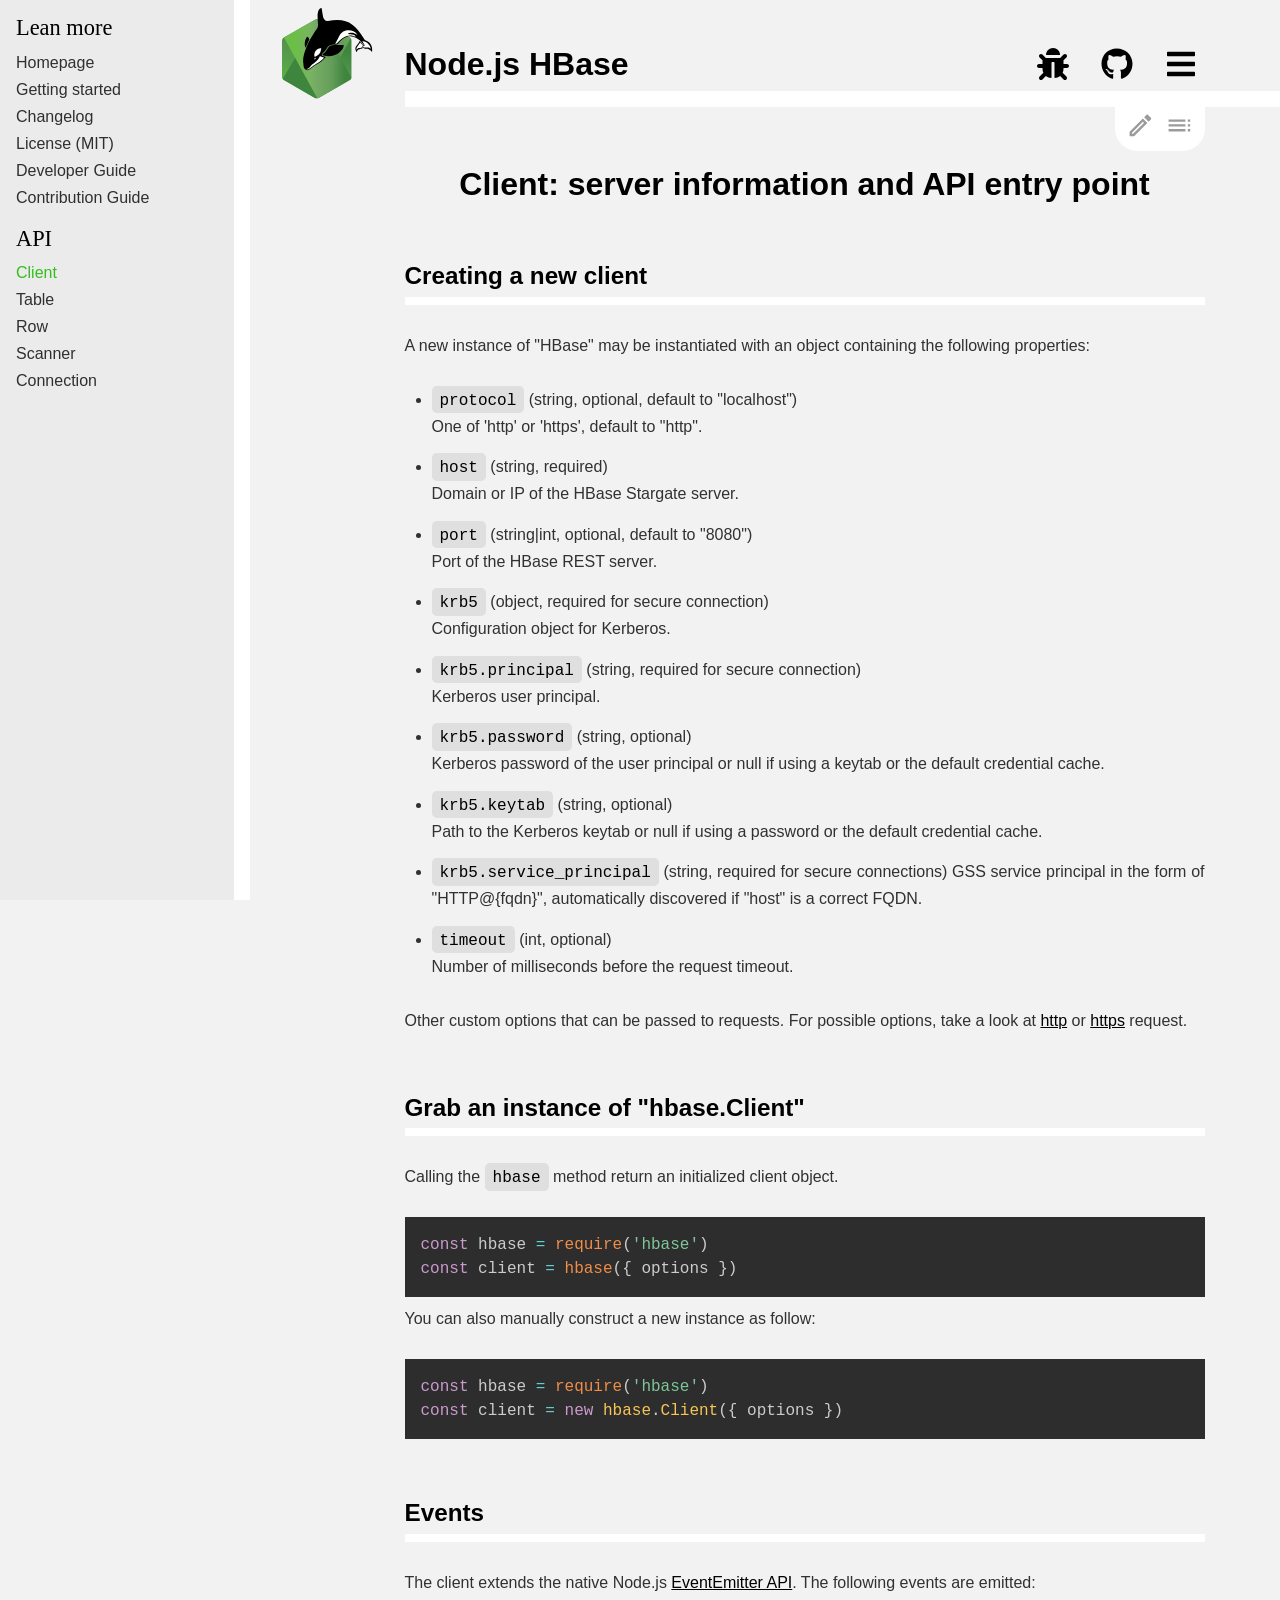
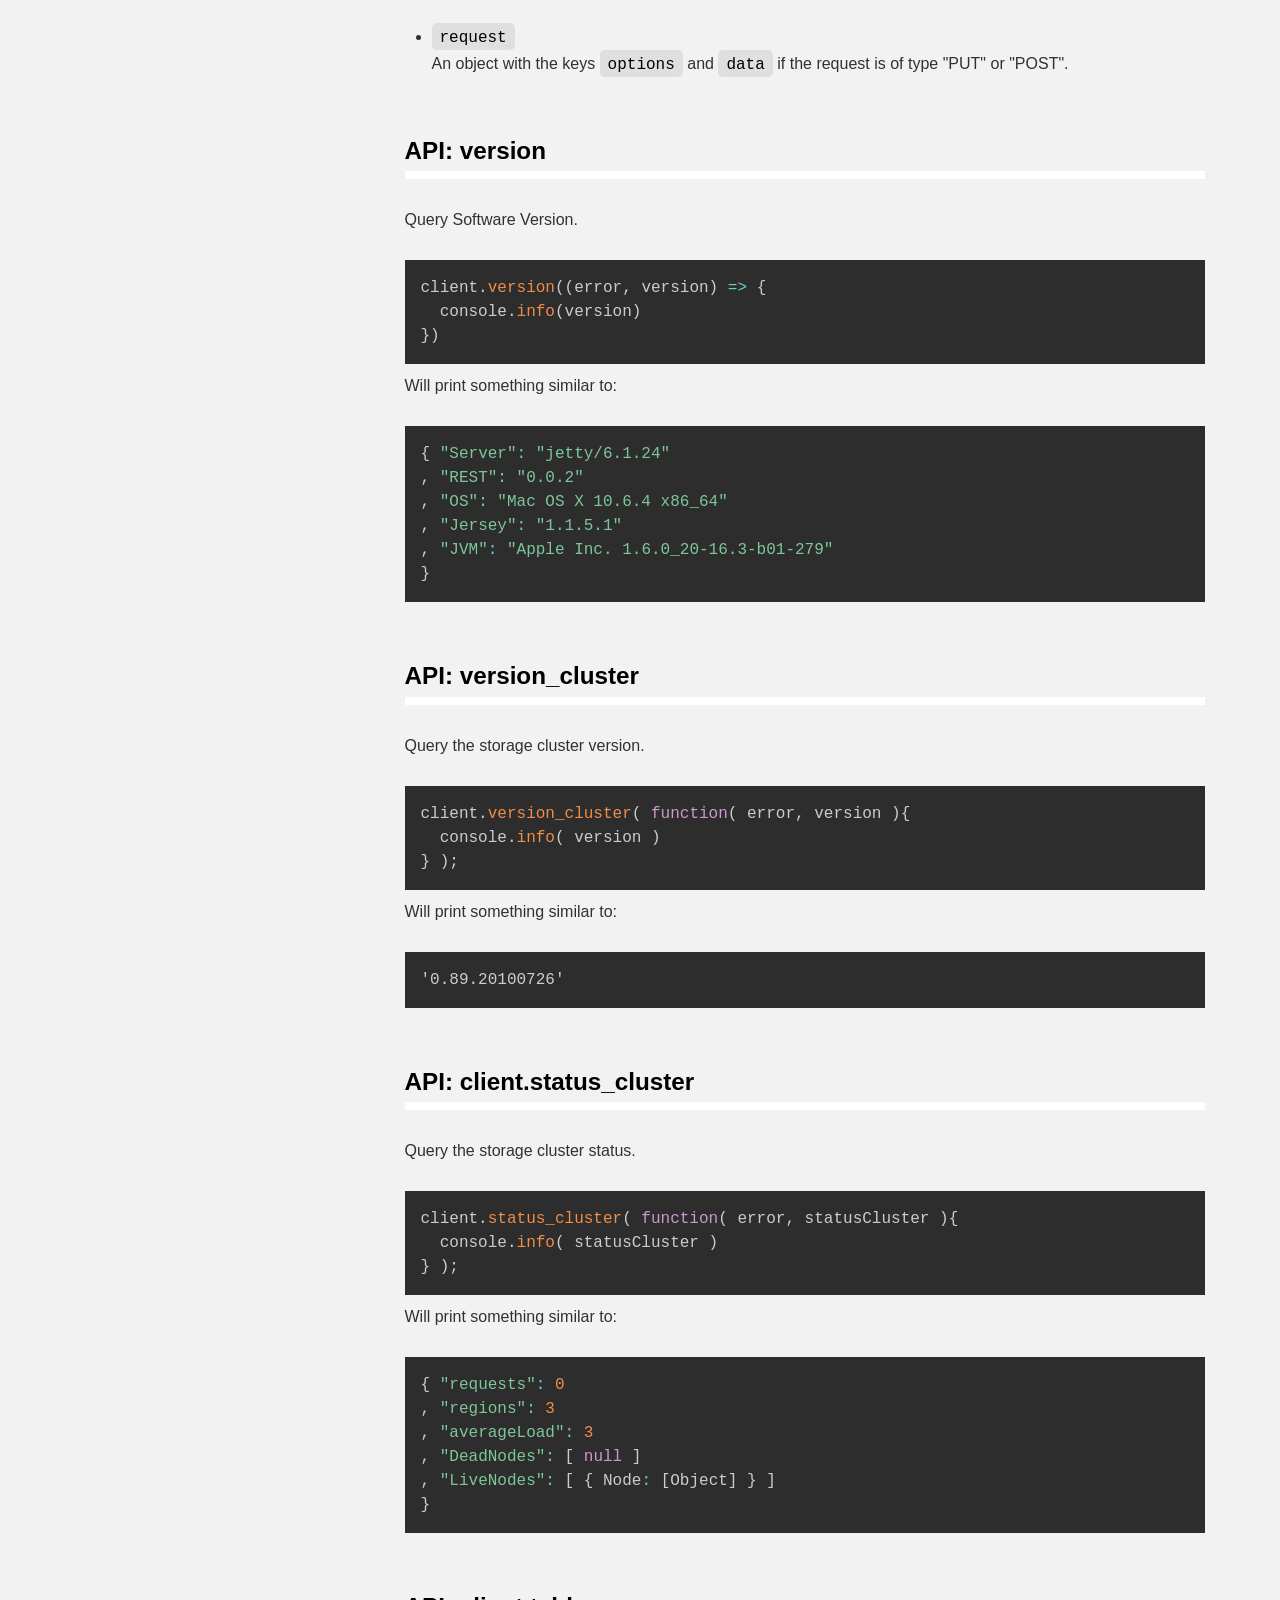
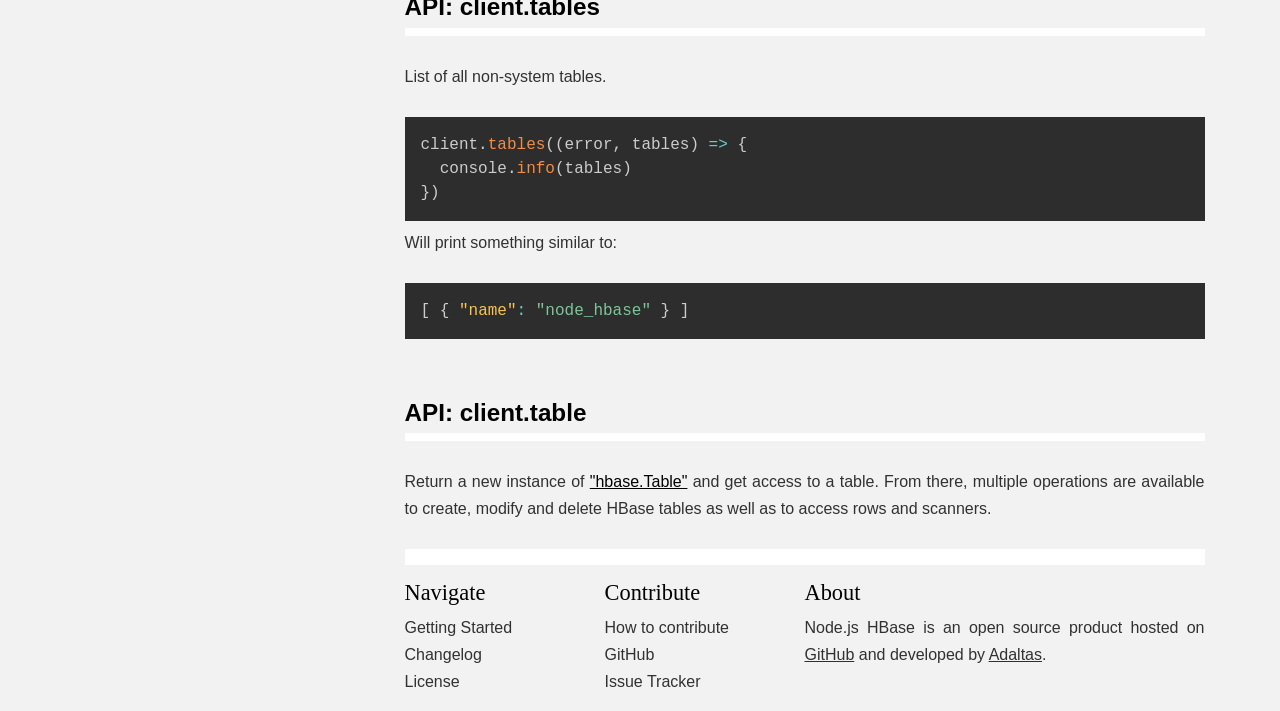
<file: api/client/index.html>
<!DOCTYPE html><html lang="en"><head><meta charSet="utf-8"/><meta http-equiv="x-ua-compatible" content="ie=edge"/><meta name="viewport" content="width=device-width, initial-scale=1, shrink-to-fit=no"/><style id="typography.js">html{font-family:sans-serif;-ms-text-size-adjust:100%;-webkit-text-size-adjust:100%}body{margin:0}article,aside,details,figcaption,figure,footer,header,main,menu,nav,section,summary{display:block}audio,canvas,progress,video{display:inline-block}audio:not([controls]){display:none;height:0}progress{vertical-align:baseline}[hidden],template{display:none}a{background-color:transparent;-webkit-text-decoration-skip:objects}a:active,a:hover{outline-width:0}abbr[title]{border-bottom:none;text-decoration:underline;text-decoration:underline dotted}b,strong{font-weight:inherit;font-weight:bolder}dfn{font-style:italic}h1{font-size:2em;margin:.67em 0}mark{background-color:#ff0;color:#000}small{font-size:80%}sub,sup{font-size:75%;line-height:0;position:relative;vertical-align:baseline}sub{bottom:-.25em}sup{top:-.5em}img{border-style:none}svg:not(:root){overflow:hidden}code,kbd,pre,samp{font-family:monospace,monospace;font-size:1em}figure{margin:1em 40px}hr{box-sizing:content-box;height:0;overflow:visible}button,input,optgroup,select,textarea{font:inherit;margin:0}optgroup{font-weight:700}button,input{overflow:visible}button,select{text-transform:none}[type=reset],[type=submit],button,html [type=button]{-webkit-appearance:button}[type=button]::-moz-focus-inner,[type=reset]::-moz-focus-inner,[type=submit]::-moz-focus-inner,button::-moz-focus-inner{border-style:none;padding:0}[type=button]:-moz-focusring,[type=reset]:-moz-focusring,[type=submit]:-moz-focusring,button:-moz-focusring{outline:1px dotted ButtonText}fieldset{border:1px solid silver;margin:0 2px;padding:.35em .625em .75em}legend{box-sizing:border-box;color:inherit;display:table;max-width:100%;padding:0;white-space:normal}textarea{overflow:auto}[type=checkbox],[type=radio]{box-sizing:border-box;padding:0}[type=number]::-webkit-inner-spin-button,[type=number]::-webkit-outer-spin-button{height:auto}[type=search]{-webkit-appearance:textfield;outline-offset:-2px}[type=search]::-webkit-search-cancel-button,[type=search]::-webkit-search-decoration{-webkit-appearance:none}::-webkit-input-placeholder{color:inherit;opacity:.54}::-webkit-file-upload-button{-webkit-appearance:button;font:inherit}html{font:100%/1.6875 'Arvo',sans-serif;box-sizing:border-box;overflow-y:scroll;}*{box-sizing:inherit;}*:before{box-sizing:inherit;}*:after{box-sizing:inherit;}body{color:hsla(0,0%,0%,0.8);font-family:'Arvo',sans-serif;font-weight:400;word-wrap:break-word;font-kerning:normal;-moz-font-feature-settings:"kern", "liga", "clig", "calt";-ms-font-feature-settings:"kern", "liga", "clig", "calt";-webkit-font-feature-settings:"kern", "liga", "clig", "calt";font-feature-settings:"kern", "liga", "clig", "calt";}img{max-width:100%;margin-left:0;margin-right:0;margin-top:0;padding-bottom:0;padding-left:0;padding-right:0;padding-top:0;margin-bottom:1.6875rem;}h1{margin-left:0;margin-right:0;margin-top:0;padding-bottom:0;padding-left:0;padding-right:0;padding-top:0;margin-bottom:1.6875rem;color:hsla(0,0%,0%,1);font-family:'Montserrat',sans-serif;font-weight:700;text-rendering:optimizeLegibility;font-size:2rem;line-height:1.1;}h2{margin-left:0;margin-right:0;margin-top:0;padding-bottom:0;padding-left:0;padding-right:0;padding-top:0;margin-bottom:1.6875rem;color:hsla(0,0%,0%,1);font-family:'Montserrat',sans-serif;font-weight:700;text-rendering:optimizeLegibility;font-size:1.51572rem;line-height:1.1;}h3{margin-left:0;margin-right:0;margin-top:0;padding-bottom:0;padding-left:0;padding-right:0;padding-top:0;margin-bottom:1.6875rem;color:hsla(0,0%,0%,1);font-family:'Montserrat',sans-serif;font-weight:700;text-rendering:optimizeLegibility;font-size:1.31951rem;line-height:1.1;}h4{margin-left:0;margin-right:0;margin-top:0;padding-bottom:0;padding-left:0;padding-right:0;padding-top:0;margin-bottom:1.6875rem;color:hsla(0,0%,0%,1);font-family:'Montserrat',sans-serif;font-weight:700;text-rendering:optimizeLegibility;font-size:1rem;line-height:1.1;}h5{margin-left:0;margin-right:0;margin-top:0;padding-bottom:0;padding-left:0;padding-right:0;padding-top:0;margin-bottom:1.6875rem;color:hsla(0,0%,0%,1);font-family:'Montserrat',sans-serif;font-weight:700;text-rendering:optimizeLegibility;font-size:0.87055rem;line-height:1.1;}h6{margin-left:0;margin-right:0;margin-top:0;padding-bottom:0;padding-left:0;padding-right:0;padding-top:0;margin-bottom:1.6875rem;color:hsla(0,0%,0%,1);font-family:'Montserrat',sans-serif;font-weight:700;text-rendering:optimizeLegibility;font-size:0.81225rem;line-height:1.1;}hgroup{margin-left:0;margin-right:0;margin-top:0;padding-bottom:0;padding-left:0;padding-right:0;padding-top:0;margin-bottom:1.6875rem;}ul{margin-left:1.6875rem;margin-right:0;margin-top:0;padding-bottom:0;padding-left:0;padding-right:0;padding-top:0;margin-bottom:1.6875rem;list-style-position:outside;list-style-image:none;}ol{margin-left:1.6875rem;margin-right:0;margin-top:0;padding-bottom:0;padding-left:0;padding-right:0;padding-top:0;margin-bottom:1.6875rem;list-style-position:outside;list-style-image:none;}dl{margin-left:0;margin-right:0;margin-top:0;padding-bottom:0;padding-left:0;padding-right:0;padding-top:0;margin-bottom:1.6875rem;}dd{margin-left:0;margin-right:0;margin-top:0;padding-bottom:0;padding-left:0;padding-right:0;padding-top:0;margin-bottom:1.6875rem;}p{margin-left:0;margin-right:0;margin-top:0;padding-bottom:0;padding-left:0;padding-right:0;padding-top:0;margin-bottom:1.6875rem;}figure{margin-left:0;margin-right:0;margin-top:0;padding-bottom:0;padding-left:0;padding-right:0;padding-top:0;margin-bottom:1.6875rem;}pre{margin-left:0;margin-right:0;margin-top:0;padding-bottom:0;padding-left:0;padding-right:0;padding-top:0;margin-bottom:1.6875rem;font-size:0.85rem;line-height:1.6875rem;}table{margin-left:0;margin-right:0;margin-top:0;padding-bottom:0;padding-left:0;padding-right:0;padding-top:0;margin-bottom:1.6875rem;font-size:1rem;line-height:1.6875rem;border-collapse:collapse;width:100%;}fieldset{margin-left:0;margin-right:0;margin-top:0;padding-bottom:0;padding-left:0;padding-right:0;padding-top:0;margin-bottom:1.6875rem;}blockquote{margin-left:0;margin-right:1.6875rem;margin-top:0;padding-bottom:0;padding-left:1.37109rem;padding-right:0;padding-top:0;margin-bottom:1.6875rem;font-size:1.1487rem;line-height:1.6875rem;color:hsla(0,0%,0%,0.59);border-left:0.31641rem solid #fca206;}form{margin-left:0;margin-right:0;margin-top:0;padding-bottom:0;padding-left:0;padding-right:0;padding-top:0;margin-bottom:1.6875rem;}noscript{margin-left:0;margin-right:0;margin-top:0;padding-bottom:0;padding-left:0;padding-right:0;padding-top:0;margin-bottom:1.6875rem;}iframe{margin-left:0;margin-right:0;margin-top:0;padding-bottom:0;padding-left:0;padding-right:0;padding-top:0;margin-bottom:1.6875rem;}hr{margin-left:0;margin-right:0;margin-top:0;padding-bottom:0;padding-left:0;padding-right:0;padding-top:0;margin-bottom:calc(1.6875rem - 1px);background:hsla(0,0%,0%,0.2);border:none;height:1px;}address{margin-left:0;margin-right:0;margin-top:0;padding-bottom:0;padding-left:0;padding-right:0;padding-top:0;margin-bottom:1.6875rem;}b{font-weight:700;}strong{font-weight:700;}dt{font-weight:700;}th{font-weight:700;}li{margin-bottom:calc(1.6875rem / 2);}ol li{padding-left:0;}ul li{padding-left:0;}li > ol{margin-left:1.6875rem;margin-bottom:calc(1.6875rem / 2);margin-top:calc(1.6875rem / 2);}li > ul{margin-left:1.6875rem;margin-bottom:calc(1.6875rem / 2);margin-top:calc(1.6875rem / 2);}blockquote *:last-child{margin-bottom:0;}li *:last-child{margin-bottom:0;}p *:last-child{margin-bottom:0;}li > p{margin-bottom:calc(1.6875rem / 2);}code{font-size:0.85rem;line-height:1.6875rem;}kbd{font-size:0.85rem;line-height:1.6875rem;}samp{font-size:0.85rem;line-height:1.6875rem;}abbr{border-bottom:1px dotted hsla(0,0%,0%,0.5);cursor:help;}acronym{border-bottom:1px dotted hsla(0,0%,0%,0.5);cursor:help;}abbr[title]{border-bottom:1px dotted hsla(0,0%,0%,0.5);cursor:help;text-decoration:none;}thead{text-align:left;}td,th{text-align:left;border-bottom:1px solid hsla(0,0%,0%,0.12);font-feature-settings:"tnum";-moz-font-feature-settings:"tnum";-ms-font-feature-settings:"tnum";-webkit-font-feature-settings:"tnum";padding-left:1.125rem;padding-right:1.125rem;padding-top:0.84375rem;padding-bottom:calc(0.84375rem - 1px);}th:first-child,td:first-child{padding-left:0;}th:last-child,td:last-child{padding-right:0;}a{color:#d65947;text-decoration:none;}a:hover,a:active{color:hsla(0,0%,0%,0.8);}h1,h2,h3,h4,h5,h6{margin-top:3.375rem;}blockquote > :last-child{margin-bottom:0;}blockquote cite{font-size:1rem;line-height:1.6875rem;color:hsla(0,0%,0%,0.8);font-weight:400;}blockquote cite:before{content:"— ";}@media only screen and (max-width:480px){blockquote{margin-left:-1.26563rem;margin-right:0;padding-left:0.94922rem;}}article h1{text-align:center;}article h2{border-bottom:.5rem solid #fff;line-height:2.53125rem;}article a{text-decoration:underline;color:#000;}article a:hover,a:active{color:#d65947;}</style><link rel="apple-touch-icon" sizes="96x96" href="/icons/icon-96x96.png?v=dd1270eb96bb1e26045a3b7bb36ad752"/><style id="glamor-styles">.css-o4mt9s,[data-css-o4mt9s]{position:relative;margin:0;padding-left:250px;}@media (max-width: 960px){.css-o4mt9s,[data-css-o4mt9s]{padding-left:0;}}.css-9fs1d8,[data-css-9fs1d8]{position:fixed;top:0;height:100vh;left:0;width:250px;overflow:auto;}.css-9fs1d8> *,[data-css-9fs1d8]> *{overflow:auto;}@media (max-width: 960px){.css-9fs1d8,[data-css-9fs1d8]{left:-250px;}}.css-1mu003q,[data-css-1mu003q]{box-sizing:border-box;flex-grow:0;max-width:15%;flex-basis:15%;padding:.5rem 2rem 0 2rem;-webkit-flex-grow:0;-webkit-flex-basis:15%;}@media (max-width: 960px){.css-1mu003q,[data-css-1mu003q]{padding:.5rem .5rem 0 .5rem;}}.css-1qj5nue,[data-css-1qj5nue]{font-size:2rem;font-weight:bold;}.css-1qj5nue a,[data-css-1qj5nue] a{color:#000;}.css-1qj5nue a:hover,[data-css-1qj5nue] a:hover{color:#34BF1C;}@media (max-width: 400px){.css-1qj5nue,[data-css-1qj5nue]{font-size:1.4rem;}}.css-2lrsej,[data-css-2lrsej]{flex:1 1 auto;-webkit-flex:1 1 auto;}@media (max-width: 960px){.css-vnrzkp,[data-css-vnrzkp]{margin-left:0 !important;width:36px !important;height:36px !important;}}@media (min-width: 960px){.css-vnrzkp,[data-css-vnrzkp]{margin-left:1rem !important;}}.css-uuhnl9,[data-css-uuhnl9]{color:#000;}@media (max-width: 960px){.css-uuhnl9,[data-css-uuhnl9]{width:1.3rem;height:1.3rem;}}@media (min-width: 960px){.css-uuhnl9,[data-css-uuhnl9]{width:2rem;height:2rem;}}.css-c6w8ci,[data-css-c6w8ci]{display:-webkit-box; display: -moz-box; display: -ms-flexbox; display: -webkit-flex; display: flex;max-width:800px;align-items:center;-webkit-box-align:center;-webkit-align-items:center;}@media (max-width: 960px){.css-c6w8ci,[data-css-c6w8ci]{margin-right:1rem;}}@media (min-width: 960px){.css-c6w8ci,[data-css-c6w8ci]{margin-right:2rem;}}.css-1hqhyjz,[data-css-1hqhyjz]{box-sizing:border-box;max-width:85%;flex-basis:85%;align-self:flex-end;-webkit-flex-basis:85%;-webkit-align-self:flex-end;}@media (min-width: 960px){.css-1hqhyjz,[data-css-1hqhyjz]{border-bottom:1rem solid #fff;}}.css-tdmiry,[data-css-tdmiry]{display:-webkit-box; display: -moz-box; display: -ms-flexbox; display: -webkit-flex; display: flex;}@media (max-width: 960px){.css-tdmiry,[data-css-tdmiry]{border-bottom:1rem solid #fff;}}.css-14mjesj,[data-css-14mjesj]{width:100%;display:-webkit-box; display: -moz-box; display: -ms-flexbox; display: -webkit-flex; display: flex;align-items:inherit;justify-content:inherit;-webkit-box-align:inherit;-webkit-align-items:inherit;-webkit-box-pack:inherit;-webkit-justify-content:inherit;}.css-1tjpe7r,[data-css-1tjpe7r]{display:-webkit-inline-box; display: -moz-inline-box; display: -ms-inline-flexbox; display: -webkit-inline-flex; display: inline-flex;position:relative;align-items:center;vertical-align:middle;justify-content:center;flex:0 0 auto;width:48px;height:48px;padding:0;font-size:1.5rem;text-align:center;text-decoration:none;border-radius:50%;transition:background-color 150ms cubic-bezier(0.4, 0, 0.2, 1);background-color:transparent;-webkit-box-align:center;-webkit-align-items:center;-webkit-box-pack:center;-webkit-justify-content:center;-webkit-flex:0 0 auto;-webkit-transition:background-color 150ms cubic-bezier(0.4, 0, 0.2, 1);-moz-transition:background-color 150ms cubic-bezier(0.4, 0, 0.2, 1);}.css-1tjpe7r:hover,[data-css-1tjpe7r]:hover{background-color:rgba(0, 0, 0, .08);}.css-msk631,[data-css-msk631]{transform:scale(.0);opacity:0.5;display:block;width:100%;height:100%;border-radius:50%;background-color:#000;-webkit-transform:scale(.0);}.css-h96g2f,[data-css-h96g2f]{top:0;left:0;width:100%;height:100%;display:block;position:absolute;overflow:hidden;z-index:0;pointer-events:none;}.css-2hpbxp,[data-css-2hpbxp]{display:-webkit-inline-box; display: -moz-inline-box; display: -ms-inline-flexbox; display: -webkit-inline-flex; display: inline-flex;position:relative;align-items:center;vertical-align:middle;justify-content:center;flex:0 0 auto;width:48px;height:48px;padding:0;font-size:1.5rem;text-align:center;text-decoration:none;border-radius:50%;transition:background-color 150ms cubic-bezier(0.4, 0, 0.2, 1);background-color:transparent;cursor:pointer;border:0;margin:0;-webkit-box-align:center;-webkit-align-items:center;-webkit-box-pack:center;-webkit-justify-content:center;-webkit-flex:0 0 auto;-webkit-transition:background-color 150ms cubic-bezier(0.4, 0, 0.2, 1);-moz-transition:background-color 150ms cubic-bezier(0.4, 0, 0.2, 1);}.css-2hpbxp:hover,[data-css-2hpbxp]:hover{background-color:rgba(0, 0, 0, .08);}.css-2hpbxp:focus,[data-css-2hpbxp]:focus{outline:none;}.css-hy452g,[data-css-hy452g]{background-color:#fff;}.css-hy452g > div,[data-css-hy452g] > div{padding:1rem;}.css-hy452g h2,[data-css-hy452g] h2{margin-top:0;}.css-hy452g ul,[data-css-hy452g] ul, .css-hy452g li, [data-css-hy452g] li{margin-top:0;margin-bottom:0;}.css-s3cchn,[data-css-s3cchn]{outline:none;}@media (max-width: 960px){.css-s3cchn,[data-css-s3cchn]{width:1.8rem !important;height:1.8rem !important;}}@media (min-width: 960px){.css-s3cchn,[data-css-s3cchn]{width:2.4rem !important;height:2.4rem !important;}}.css-12ypaem,[data-css-12ypaem]{fill:#9B9B9B;}@media (max-width: 960px){.css-12ypaem,[data-css-12ypaem]{width:1.4rem;height:1.4rem;}}@media (min-width: 960px){.css-12ypaem,[data-css-12ypaem]{width:1.8rem;height:1.8rem;}}.css-1gqx6h2,[data-css-1gqx6h2]{float:right;background-color:#fff;margin-bottom:1rem;padding:0 .4rem .4rem .4rem;}@media (max-width: 960px){.css-1gqx6h2,[data-css-1gqx6h2]{border-radius:0 0 1.8rem 1.8rem;}}@media (min-width: 960px){.css-1gqx6h2,[data-css-1gqx6h2]{border-radius:0 0 1.4rem 1.4rem;}}.css-3g72t1,[data-css-3g72t1]{clear:right;}.css-3g72t1 .toc,[data-css-3g72t1] .toc{background-color:#fff;padding:5px 0;display:none;}.css-3g72t1 .toc h2,[data-css-3g72t1] .toc h2{margin-top:0;}.css-3g72t1 .toc ul,[data-css-3g72t1] .toc ul{margin-top:0;margin-bottom:0;}.css-186opbb,[data-css-186opbb]{max-width:800px;}.css-186opbb :not(pre) > code[class*="language-"],[data-css-186opbb] :not(pre) > code[class*="language-"]{padding:.4em .5em .2em .5em;background:#DFDFDF;color:#000;}@media (max-width: 960px){.css-186opbb,[data-css-186opbb]{margin:0 1rem;}}@media (min-width: 960px){.css-186opbb,[data-css-186opbb]{margin:0 2rem 0 15%;text-align:justify;}}.css-rpurc2,[data-css-rpurc2]{flex:1;-webkit-flex:1;}@media (max-width: 960px){.css-rpurc2,[data-css-rpurc2]{flex:0 0 50%;-webkit-flex:0 0 50%;}}.css-1nyj4b5,[data-css-1nyj4b5]{flex:2;-webkit-flex:2;}@media (max-width: 960px){.css-1nyj4b5,[data-css-1nyj4b5]{flex:0 0 100%;-webkit-flex:0 0 100%;}}.css-jz2g0y,[data-css-jz2g0y]{max-width:800px;display:-webkit-box; display: -moz-box; display: -ms-flexbox; display: -webkit-flex; display: flex;flex-wrap:wrap;border-top:1rem solid #fff;padding-bottom:1rem;-webkit-box-lines:multiple;-webkit-flex-wrap:wrap;}.css-jz2g0y h1,[data-css-jz2g0y] h1{margin:1rem 0 .5rem 0;color:#000;font-family:Arvo sans-serif;font-weight:normal;font-size:1.4rem;text-align:left;}.css-jz2g0y ul,[data-css-jz2g0y] ul, .css-jz2g0y p, [data-css-jz2g0y] p{margin:0 0 0 0;}.css-jz2g0y li,[data-css-jz2g0y] li{margin:0;text-indent:0;list-style-type:none;}.css-jz2g0y a,[data-css-jz2g0y] a{color:hsla(0,0%,0%,0.8);}.css-jz2g0y a:hover,[data-css-jz2g0y] a:hover{color:#34BF1C;}.css-jz2g0y p a,[data-css-jz2g0y] p a{text-decoration:underline;}@media (max-width: 960px){.css-jz2g0y,[data-css-jz2g0y]{margin:0 1rem;}}@media (min-width: 960px){.css-jz2g0y,[data-css-jz2g0y]{margin:0 2rem 0 15%;text-align:justify;}}.css-178283y,[data-css-178283y]{display:block;padding:0 1rem 0 1rem;color:hsla(0,0%,0%,0.8);}.css-178283y:hover,[data-css-178283y]:hover{background-color:#fff;}.css-sf4hxo,[data-css-sf4hxo]{color:#34BF1C;}.css-sf4hxo:hover,[data-css-sf4hxo]:hover{cursor:default;color:#34BF1C;background-color:inherit;}.css-miwtlr,[data-css-miwtlr]{margin:0;padding:0;text-indent:0;list-style-type:none;}.css-jdk3d3,[data-css-jdk3d3]{position:relative;padding-top:1rem;padding-bottom:1rem;height:100% ;border-right:1rem solid #fff;background-color:#EBEBEB;}.css-jdk3d3 div,[data-css-jdk3d3] div{box-sizing:border-box;width:100%;}.css-jdk3d3 nav,[data-css-jdk3d3] nav{margin:0 0 1rem 0;}.css-jdk3d3 h1,[data-css-jdk3d3] h1{margin:0 0 .5rem 0;padding:0 1rem 0 1rem;color:#000;font-family:Arvo sans-serif;font-weight:normal;font-size:1.4rem;text-align:left;}.css-jdk3d3 ul,[data-css-jdk3d3] ul{margin:0;}</style><script id="glamor-ids">
        // <![CDATA[
        window._glamor = ["o4mt9s","9fs1d8","1mu003q","1qj5nue","2lrsej","vnrzkp","uuhnl9","c6w8ci","1hqhyjz","tdmiry","14mjesj","1tjpe7r","msk631","h96g2f","2hpbxp","hy452g","s3cchn","12ypaem","1gqx6h2","3g72t1","186opbb","rpurc2","1nyj4b5","jz2g0y","178283y","sf4hxo","miwtlr","jdk3d3"]
        // ]]>
        </script><title data-react-helmet="true">Node HBase - Client</title><meta data-react-helmet="true" name="description" content="Retrieve server information and API entry point"/><meta data-react-helmet="true" name="keywords" content="hbase, client, server information, version, status, cluster, tables, namespaces"/><style type="text/css">
    .anchor.before {
      position: absolute;
      top: 0;
      left: 0;
      transform: translateX(-100%);
      padding-right: 4px;
    }
    .anchor.after {
      display: inline-block;
      padding-left: 4px;
    }
    h1 .anchor svg,
    h2 .anchor svg,
    h3 .anchor svg,
    h4 .anchor svg,
    h5 .anchor svg,
    h6 .anchor svg {
      visibility: hidden;
    }
    h1:hover .anchor svg,
    h2:hover .anchor svg,
    h3:hover .anchor svg,
    h4:hover .anchor svg,
    h5:hover .anchor svg,
    h6:hover .anchor svg,
    h1 .anchor:focus svg,
    h2 .anchor:focus svg,
    h3 .anchor:focus svg,
    h4 .anchor:focus svg,
    h5 .anchor:focus svg,
    h6 .anchor:focus svg {
      visibility: visible;
    }
  </style><script>
    document.addEventListener("DOMContentLoaded", function(event) {
      var hash = window.decodeURI(location.hash.replace('#', ''))
      if (hash !== '') {
        var element = document.getElementById(hash)
        if (element) {
          var scrollTop = window.pageYOffset || document.documentElement.scrollTop || document.body.scrollTop
          var clientTop = document.documentElement.clientTop || document.body.clientTop || 0
          var offset = element.getBoundingClientRect().top + scrollTop - clientTop
          // Wait for the browser to finish rendering before scrolling.
          setTimeout((function() {
            window.scrollTo(0, offset - 64)
          }), 0)
        }
      }
    })
  </script><style data-href="/styles.5d7732e7de363963594b.css">code[class*=language-],pre[class*=language-]{color:#ccc;background:none;font-family:Consolas,Monaco,Andale Mono,Ubuntu Mono,monospace;font-size:1em;text-align:left;white-space:pre;word-spacing:normal;word-break:normal;word-wrap:normal;line-height:1.5;-moz-tab-size:4;-o-tab-size:4;tab-size:4;-webkit-hyphens:none;-ms-hyphens:none;hyphens:none}pre[class*=language-]{padding:1em;margin:.5em 0;overflow:auto}:not(pre)>code[class*=language-],pre[class*=language-]{background:#2d2d2d}:not(pre)>code[class*=language-]{padding:.1em;border-radius:.3em;white-space:normal}.token.block-comment,.token.cdata,.token.comment,.token.doctype,.token.prolog{color:#999}.token.punctuation{color:#ccc}.token.attr-name,.token.deleted,.token.namespace,.token.tag{color:#e2777a}.token.function-name{color:#6196cc}.token.boolean,.token.function,.token.number{color:#f08d49}.token.class-name,.token.constant,.token.property,.token.symbol{color:#f8c555}.token.atrule,.token.builtin,.token.important,.token.keyword,.token.selector{color:#cc99cd}.token.attr-value,.token.char,.token.regex,.token.string,.token.variable{color:#7ec699}.token.entity,.token.operator,.token.url{color:#67cdcc}.token.bold,.token.important{font-weight:700}.token.italic{font-style:italic}.token.entity{cursor:help}.token.inserted{color:green}@font-face{font-family:Arvo;src:local("Arvo"),url(/static/font.arvo.400-0025b6197d8af8ca5ab5bf4764a5dbc6.woff2) format("woff2");font-style:normal;font-weight:400;font-display:optional;unicode-range:U+0-ff,U+131,U+152-153,U+2bb-2bc,U+2c6,U+2da,U+2dc,U+2000-206f,U+2074,U+20ac,U+2122,U+2191,U+2193,U+2212,U+2215,U+feff,U+fffd}@font-face{font-family:Arvo;src:local("Arvo Bold"),local("Arvo-Bold"),url(/static/font.arvo.700-b2d543619d0d58a8edbac122d72a4228.woff2) format("woff2");font-style:normal;font-weight:700;font-display:optional;unicode-range:U+0-ff,U+131,U+152-153,U+2bb-2bc,U+2c6,U+2da,U+2dc,U+2000-206f,U+2074,U+20ac,U+2122,U+2191,U+2193,U+2212,U+2215,U+feff,U+fffd}@font-face{font-family:Montserrat;src:local("Montserrat Bold"),local("Montserrat-Bold"),url(/static/font.montserrat.700-099915ec0e3026165710937defdc5fc3.woff2) format("woff2");font-style:normal;font-weight:700;font-display:optional;unicode-range:U+0-ff,U+131,U+152-153,U+2bb-2bc,U+2c6,U+2da,U+2dc,U+2000-206f,U+2074,U+20ac,U+2122,U+2191,U+2193,U+2212,U+2215,U+feff,U+fffd}body,html{background-color:#f2f2f2}</style><link rel="preconnect" href="https://www.google-analytics.com"/><link rel="dns-prefetch" href="https://www.google-analytics.com"/><link rel="icon" href="/favicon-32x32.png?v=dd1270eb96bb1e26045a3b7bb36ad752" type="image/png"/><link rel="manifest" href="/manifest.webmanifest"/><meta name="theme-color" content="#3E863D"/><link rel="apple-touch-icon" sizes="48x48" href="/icons/icon-48x48.png?v=dd1270eb96bb1e26045a3b7bb36ad752"/><link rel="apple-touch-icon" sizes="72x72" href="/icons/icon-72x72.png?v=dd1270eb96bb1e26045a3b7bb36ad752"/><meta name="generator" content="Gatsby 2.24.37"/><link rel="apple-touch-icon" sizes="144x144" href="/icons/icon-144x144.png?v=dd1270eb96bb1e26045a3b7bb36ad752"/><link rel="apple-touch-icon" sizes="192x192" href="/icons/icon-192x192.png?v=dd1270eb96bb1e26045a3b7bb36ad752"/><link rel="apple-touch-icon" sizes="256x256" href="/icons/icon-256x256.png?v=dd1270eb96bb1e26045a3b7bb36ad752"/><link rel="apple-touch-icon" sizes="384x384" href="/icons/icon-384x384.png?v=dd1270eb96bb1e26045a3b7bb36ad752"/><link rel="apple-touch-icon" sizes="512x512" href="/icons/icon-512x512.png?v=dd1270eb96bb1e26045a3b7bb36ad752"/><link rel="sitemap" type="application/xml" href="/sitemap.xml"/><link as="script" rel="preload" href="/framework-665e19c4e2ebc7681ad7.js"/><link as="script" rel="preload" href="/1bfc9850-a77a0e47a6ff388d2c28.js"/><link as="script" rel="preload" href="/component---src-templates-page-js-54dc1b0b9a1c73f09fa0.js"/><link as="script" rel="preload" href="/95d0e4c6d5428e4e5c144b1145f6c0d2357c0db3-72c2e59d3a2364992ba3.js"/><link as="script" rel="preload" href="/app-8506d7099b6c48f62904.js"/><link as="script" rel="preload" href="/styles-2d82ac8e3afc0c213061.js"/><link as="script" rel="preload" href="/webpack-runtime-c4d638747e5e044feb6d.js"/><link as="fetch" rel="preload" href="/page-data/api/client/page-data.json" crossorigin="anonymous"/><link as="fetch" rel="preload" href="/page-data/sq/d/2210122946.json" crossorigin="anonymous"/><link as="fetch" rel="preload" href="/page-data/app-data.json" crossorigin="anonymous"/></head><body><div id="___gatsby"><div style="outline:none" tabindex="-1" id="gatsby-focus-wrapper"><div class="css-o4mt9s"><header class="css-tdmiry"><div class="css-1mu003q"><a title="Visit homepage" href="/"><svg xmlns="http://www.w3.org/2000/svg" style="isolation:isolate" viewBox="0 0 400 400"><defs><clipPath id="_clipPath_wOC5kHfEUJBEVxHw4wkcn2HKTjhbiPtX"><rect width="400" height="400"></rect></clipPath></defs><g clip-path="url(#_clipPath_wOC5kHfEUJBEVxHw4wkcn2HKTjhbiPtX)"><g style="isolation:isolate"><clipPath id="_clipPath_L6UUssT70W97HcFDig89p0twFZhs3c5T"><path d="M 145.711 51.628 L 8.304 130.938 C 3.157 133.906 0 139.386 0 145.308 L 0 304.039 C 0 309.965 3.157 315.442 8.304 318.409 L 145.721 397.781 C 150.858 400.74 157.191 400.74 162.322 397.781 L 299.716 318.409 C 304.836 315.442 308 309.962 308 304.039 L 308 145.308 C 308 139.386 304.836 133.906 299.683 130.938 L 162.309 51.628 C 159.732 50.151 156.862 49.411 153.992 49.411 C 151.122 49.411 148.252 50.151 145.675 51.628" fill="#FFF"></path></clipPath><g clip-path="url(#_clipPath_L6UUssT70W97HcFDig89p0twFZhs3c5T)"><linearGradient id="_lgradient_15" x1="0.669" y1="0.159" x2="0.335" y2="0.842" gradientTransform="matrix(585.717 0 0 594.79 -138.862 -72.315)" gradientUnits="userSpaceOnUse"><stop offset="30%" stop-color="#3e863d"></stop><stop offset="50%" stop-color="#55934f"></stop><stop offset="80%" stop-color="#5aad45"></stop></linearGradient><path d="M 446.855 117.472 L 59.666 -72.315 L -138.862 332.679 L 248.318 522.475 L 446.855 117.472 Z" fill="url(#_lgradient_15)"></path></g><clipPath id="_clipPath_sBa4UojtW9GYpQ2tBjHtZmTAy1dv9Wab"><path d="M 3.405 314.117 C 4.719 315.823 6.363 317.301 8.297 318.409 L 126.168 386.493 L 145.802 397.778 C 148.738 399.474 152.084 400.192 155.371 399.947 C 156.467 399.859 157.563 399.654 158.633 399.35 L 303.555 133.994 C 302.446 132.788 301.148 131.776 299.693 130.929 L 209.721 78.973 L 162.162 51.609 C 160.812 50.826 159.347 50.272 157.857 49.88 L 3.405 314.117 Z" fill="#FFF"></path></clipPath><g clip-path="url(#_clipPath_sBa4UojtW9GYpQ2tBjHtZmTAy1dv9Wab)"><linearGradient id="_lgradient_16" x1="0.218" y1="0.713" x2="0.787" y2="0.293" gradientTransform="matrix(634.966 0 0 637.154 -164.001 -93.522)" gradientUnits="userSpaceOnUse"><stop offset="57%" stop-color="#3e863d"></stop><stop offset="72%" stop-color="#619857"></stop><stop offset="100%" stop-color="#76ac64"></stop></linearGradient><path d="M -164.001 173.605 L 109.394 543.633 L 470.964 276.496 L 197.552 -93.522 L -164.001 173.605 Z" fill="url(#_lgradient_16)"></path></g><clipPath id="_clipPath_5eLkKkR517IPGD4uNzCFhhzOFzNOP5lb"><path d="M 152.351 49.502 C 150.045 49.73 147.792 50.448 145.714 51.628 L 8.698 130.71 L 156.444 399.817 C 158.499 399.523 160.521 398.838 162.348 397.781 L 299.755 318.409 C 303.995 315.95 306.898 311.789 307.778 307.072 L 157.162 49.773 C 156.053 49.554 154.944 49.44 153.803 49.44 C 153.346 49.44 152.889 49.463 152.433 49.505" fill="#FFF"></path></clipPath><g clip-path="url(#_clipPath_5eLkKkR517IPGD4uNzCFhhzOFzNOP5lb)"><linearGradient id="_lgradient_17" y1="0.5" x2="1" y2="0.5" gradientTransform="matrix(299.024 0 0 350.383 8.695 49.44)" gradientUnits="userSpaceOnUse"><stop offset="16%" stop-color="#6bbf47"></stop><stop offset="38%" stop-color="#79b461"></stop><stop offset="47%" stop-color="#75ac64"></stop><stop offset="70%" stop-color="#659e5a"></stop><stop offset="90%" stop-color="#3e863d"></stop></linearGradient><path d="M 8.695 49.44 L 8.695 399.823 L 307.72 399.823 L 307.72 49.44 L 8.695 49.44 Z" fill="url(#_lgradient_17)"></path></g></g><g style="isolation:isolate"><path d="M 268.694 164.013 C 260.834 164.196 230.24 164.451 222.808 164.418 C 214.913 164.383 208.781 168.412 204.004 175.274 C 197.115 185.175 191.707 196.615 181.226 202.699 C 180.068 203.372 179.137 205.992 179.262 207.591 C 179.338 208.569 181.543 209.661 182.94 210.124 C 228.754 223.962 267.88 193.071 272.508 169.491 C 273.628 166.208 272.394 163.927 268.694 164.013 Z"></path><path d="M 121.266 138.187 C 119.41 135.268 117.391 132.166 115.44 129.008 C 113.906 126.524 112.46 125.962 110.249 128.302 C 100.95 138.138 97.623 163.05 103.886 175.515 C 109.699 163.031 115.585 150.388 121.266 138.187 Z"></path><path d="M 370.987 143.505 C 366.478 142.493 366.045 140.359 364.087 137.586 C 317.907 67.97 289.683 43.393 202.646 57.116 C 194.619 58.511 189.355 54.935 185.473 47.573 C 180.444 41.26 179.174 20.865 175.814 4.236 C 175.144 0.063 174.107 -0.909 170.713 0.803 C 165.127 3.623 161.428 8.642 159.759 15.126 C 158.322 20.711 157.035 26.636 157.113 32.384 C 157.292 45.607 158.172 58.83 159.108 72.02 C 159.628 79.36 158.72 85.724 154.273 91.575 C 149.217 98.228 144.866 105.579 140.172 112.597 C 123.213 137.955 109.096 165.12 99.939 195.417 C 95.283 210.816 91.708 226.406 94.037 242.98 C 94.828 248.608 95.228 254.307 95.814 259.973 C 96.519 266.789 104.697 274.978 110.701 274.864 C 117.594 274.734 123.567 271.456 128.778 266.803 C 137.98 258.587 148.141 252.403 158.543 246.532 C 170.928 239.542 182.304 230.817 191.907 219.319 C 192.614 218.472 193.177 217.467 193.901 216.396 C 189 215.044 184.495 214.049 180.128 212.534 C 175.369 210.881 174.425 206.81 177.633 202.39 C 178.707 200.91 189.102 191.166 192.423 186.974 C 195.576 182.994 197.984 178.259 200.914 174.032 C 206.17 166.444 213.006 162.167 221.587 161.974 C 226.738 161.86 231.896 161.765 237.046 161.899 C 241.119 162.004 244.374 160.509 247.577 157.51 C 271.016 132.995 287.592 122.584 306.639 125.664 C 329.646 128.306 346.815 142.224 360.721 162.374 C 361.234 163.116 361.669 164.151 361.574 165.216 C 361.48 166.281 360.137 165.769 360.137 165.769 C 360.137 165.769 348.964 152.409 343.724 146.159 C 340.895 150.658 337.008 157.145 336.966 157.204 C 333.719 161.748 329.733 165.695 326.949 170.557 C 322.427 178.45 324.353 190.226 330.467 194.804 C 330.988 193.89 331.847 193.031 331.969 192.052 C 332.441 188.267 332.709 185.413 336.638 185.121 C 338.42 184.989 337.146 182.614 340.527 182.407 C 341.582 182.5 341.501 183.521 342.556 183.428 C 343.409 183.289 343.788 181.611 344.708 181.155 C 346.534 180.25 348.963 180.362 350.761 180.446 C 354.094 180.603 355.687 178.602 356.12 176.159 C 356.407 174.549 356.537 173.284 357.228 170.457 C 358.824 177.741 362.972 179.94 368.119 179.888 C 370.552 179.863 373.055 179.284 375.402 179.764 C 381.118 180.18 382.13 181.645 385.351 183.045 C 390.317 185.199 394.83 187.797 396.544 194.515 C 399.221 194.095 399.109 191.023 399.131 188.322 C 399.602 165.995 389.738 150.176 370.987 143.505 Z"></path></g><g style="isolation:isolate" fill="#FFF"><path d="M 169.234 178.378 C 173.75 178.294 174.431 179.478 172.531 183.974 C 172.107 184.977 171.683 186.074 171.608 187.16 C 171.006 195.871 167.26 202.102 160.648 206.414 C 157.305 208.593 154.377 211.608 151.014 213.736 C 149.169 214.904 146.297 216.152 144.831 215.283 C 142.886 214.149 142.337 206.638 142.894 203.909 C 145.689 190.21 157.107 178.604 169.234 178.378 L 169.234 178.378 Z"></path><path d="M 147.964 219.431 C 149.151 219.648 149.084 220.61 149.089 222.006 C 149.094 223.402 144.392 228.216 142.128 226.608 C 139.824 224.901 146.775 219.213 147.964 219.431 Z"></path><path d="M 186.469 220.333 C 180.501 226.642 173.841 231.695 167.366 236.361 C 162.306 240.005 139.749 253.829 128.418 262.839 C 122.66 266.966 117.063 271.549 109.655 271.333 C 109.771 270.63 109.755 270.133 109.876 270.084 C 117.669 266.958 123.417 261.053 128.735 253.899 C 131.947 249.58 136.759 246.595 141.214 243.753 C 150.535 237.806 158.086 229.958 163.84 219.644 C 167.946 212.285 168.106 212.579 174.912 215.977 C 178.414 217.726 181.416 218.347 186.469 220.333 L 186.469 220.333 Z"></path><path d="M 296.149 115.934 C 305.082 115.723 309.173 116.909 315.507 118.602 C 320.525 119.992 324.031 123.827 326.081 126.928 C 286.547 110.296 264.296 133.336 245.127 154.092 C 242.178 157.536 242.12 158.437 235.033 157.925 C 241.3 146.842 247.014 135.616 252.611 124.497 C 270.715 88.532 316.21 94.691 331.843 115.547 C 332.481 116.399 333.45 118.657 333.45 118.657 C 333.45 118.657 318.655 109.611 307.774 109.611 C 301.22 109.611 299.577 110.164 295.526 110.96 C 294.457 111.171 292.669 112.229 292.684 114.017 C 292.699 115.807 294.939 115.738 296.149 115.934 L 296.149 115.934 Z"></path><path d="M 391.573 181.345 C 386.823 172.938 379.645 174.758 372.925 174.724 C 370.923 174.713 368.919 174.844 366.916 174.927 C 363.534 175.067 360.681 174.163 359.205 170.186 C 358.825 169.163 357.873 167.58 357.082 167.419 C 356.31 167.661 356.054 168.236 355.916 168.57 C 352.866 175.984 346.949 177.156 340.806 177.305 C 337.253 177.391 334.343 177.953 332.595 181.985 C 332.257 182.767 330.528 183.666 330.229 183.39 C 329.472 182.694 328.542 181.118 328.78 180.325 C 329.687 177.305 330.649 174.136 332.282 171.603 C 336.424 165.179 340.94 159.069 345.69 152.286 C 347.929 154.982 356.767 165.9 359.107 167.657 C 360.341 168.584 363.01 168.726 364.032 167.793 C 364.913 166.989 365.023 163.766 364.339 162.309 C 362.941 159.331 360.732 156.862 358.95 154.107 C 357.619 152.051 356.434 149.873 354.849 147.182 C 370.847 143.919 394.607 166.12 391.573 181.345 L 391.573 181.345 Z"></path></g></g></svg></a></div><div class="css-1hqhyjz"><div class="css-c6w8ci"><div class="css-1qj5nue"><a title="Visit homepage" href="/">Node.js HBase</a></div><div class="css-2lrsej"></div><a tabindex="0" href="https://github.com/adaltas/node-hbase/issues" role="button" color="inherit" aria-label="header-bug" data-for="header-tooltip" data-tip="Report an issue" target="_blank" rel="noopener" class="css-vnrzkp css-1tjpe7r"><span class="css-14mjesj"><svg stroke="currentColor" fill="currentColor" stroke-width="0" viewBox="0 0 512 512" class="css-uuhnl9" height="1em" width="1em" xmlns="http://www.w3.org/2000/svg"><path d="M511.988 288.9c-.478 17.43-15.217 31.1-32.653 31.1H424v16c0 21.864-4.882 42.584-13.6 61.145l60.228 60.228c12.496 12.497 12.496 32.758 0 45.255-12.498 12.497-32.759 12.496-45.256 0l-54.736-54.736C345.886 467.965 314.351 480 280 480V236c0-6.627-5.373-12-12-12h-24c-6.627 0-12 5.373-12 12v244c-34.351 0-65.886-12.035-90.636-32.108l-54.736 54.736c-12.498 12.497-32.759 12.496-45.256 0-12.496-12.497-12.496-32.758 0-45.255l60.228-60.228C92.882 378.584 88 357.864 88 336v-16H32.666C15.23 320 .491 306.33.013 288.9-.484 270.816 14.028 256 32 256h56v-58.745l-46.628-46.628c-12.496-12.497-12.496-32.758 0-45.255 12.498-12.497 32.758-12.497 45.256 0L141.255 160h229.489l54.627-54.627c12.498-12.497 32.758-12.497 45.256 0 12.496 12.497 12.496 32.758 0 45.255L424 197.255V256h56c17.972 0 32.484 14.816 31.988 32.9zM257 0c-61.856 0-112 50.144-112 112h224C369 50.144 318.856 0 257 0z"></path></svg></span><span class="css-h96g2f"><span class="css-msk631"></span></span></a><a tabindex="0" href="https://github.com/adaltas/node-hbase" role="button" color="inherit" aria-label="header-github" data-for="header-tooltip" data-tip="Toggle the menu" target="_blank" rel="noopener" class="css-vnrzkp css-1tjpe7r"><span class="css-14mjesj"><svg stroke="currentColor" fill="currentColor" stroke-width="0" viewBox="0 0 496 512" class="css-uuhnl9" height="1em" width="1em" xmlns="http://www.w3.org/2000/svg"><path d="M165.9 397.4c0 2-2.3 3.6-5.2 3.6-3.3.3-5.6-1.3-5.6-3.6 0-2 2.3-3.6 5.2-3.6 3-.3 5.6 1.3 5.6 3.6zm-31.1-4.5c-.7 2 1.3 4.3 4.3 4.9 2.6 1 5.6 0 6.2-2s-1.3-4.3-4.3-5.2c-2.6-.7-5.5.3-6.2 2.3zm44.2-1.7c-2.9.7-4.9 2.6-4.6 4.9.3 2 2.9 3.3 5.9 2.6 2.9-.7 4.9-2.6 4.6-4.6-.3-1.9-3-3.2-5.9-2.9zM244.8 8C106.1 8 0 113.3 0 252c0 110.9 69.8 205.8 169.5 239.2 12.8 2.3 17.3-5.6 17.3-12.1 0-6.2-.3-40.4-.3-61.4 0 0-70 15-84.7-29.8 0 0-11.4-29.1-27.8-36.6 0 0-22.9-15.7 1.6-15.4 0 0 24.9 2 38.6 25.8 21.9 38.6 58.6 27.5 72.9 20.9 2.3-16 8.8-27.1 16-33.7-55.9-6.2-112.3-14.3-112.3-110.5 0-27.5 7.6-41.3 23.6-58.9-2.6-6.5-11.1-33.3 2.6-67.9 20.9-6.5 69 27 69 27 20-5.6 41.5-8.5 62.8-8.5s42.8 2.9 62.8 8.5c0 0 48.1-33.6 69-27 13.7 34.7 5.2 61.4 2.6 67.9 16 17.7 25.8 31.5 25.8 58.9 0 96.5-58.9 104.2-114.8 110.5 9.2 7.9 17 22.9 17 46.4 0 33.7-.3 75.4-.3 83.6 0 6.5 4.6 14.4 17.3 12.1C428.2 457.8 496 362.9 496 252 496 113.3 383.5 8 244.8 8zM97.2 352.9c-1.3 1-1 3.3.7 5.2 1.6 1.6 3.9 2.3 5.2 1 1.3-1 1-3.3-.7-5.2-1.6-1.6-3.9-2.3-5.2-1zm-10.8-8.1c-.7 1.3.3 2.9 2.3 3.9 1.6 1 3.6.7 4.3-.7.7-1.3-.3-2.9-2.3-3.9-2-.6-3.6-.3-4.3.7zm32.4 35.6c-1.6 1.3-1 4.3 1.3 6.2 2.3 2.3 5.2 2.6 6.5 1 1.3-1.3.7-4.3-1.3-6.2-2.2-2.3-5.2-2.6-6.5-1zm-11.4-14.7c-1.6 1-1.6 3.6 0 5.9 1.6 2.3 4.3 3.3 5.6 2.3 1.6-1.3 1.6-3.9 0-6.2-1.4-2.3-4-3.3-5.6-2z"></path></svg></span><span class="css-h96g2f"><span class="css-msk631"></span></span></a><button tabindex="0" type="button" aria-label="header-menu" data-for="header-tooltip" data-tip="Toggle the menu" class="css-vnrzkp css-2hpbxp"><span class="css-14mjesj"><svg stroke="currentColor" fill="currentColor" stroke-width="0" viewBox="0 0 448 512" class="css-uuhnl9" height="1em" width="1em" xmlns="http://www.w3.org/2000/svg"><path d="M16 132h416c8.837 0 16-7.163 16-16V76c0-8.837-7.163-16-16-16H16C7.163 60 0 67.163 0 76v40c0 8.837 7.163 16 16 16zm0 160h416c8.837 0 16-7.163 16-16v-40c0-8.837-7.163-16-16-16H16c-8.837 0-16 7.163-16 16v40c0 8.837 7.163 16 16 16zm0 160h416c8.837 0 16-7.163 16-16v-40c0-8.837-7.163-16-16-16H16c-8.837 0-16 7.163-16 16v40c0 8.837 7.163 16 16 16z"></path></svg></span><span class="css-h96g2f"><span class="css-msk631"></span></span></button><div class="__react_component_tooltip tb5919447-1c8c-4832-8c6d-f827acf00310 place-bottom type-dark" id="header-tooltip" data-id="tooltip"><style>
  	.tb5919447-1c8c-4832-8c6d-f827acf00310 {
	    color: #fff;
	    background: #222;
	    border: 1px solid transparent;
  	}

  	.tb5919447-1c8c-4832-8c6d-f827acf00310.place-top {
        margin-top: -10px;
    }
    .tb5919447-1c8c-4832-8c6d-f827acf00310.place-top::before {
        border-top: 8px solid transparent;
    }
    .tb5919447-1c8c-4832-8c6d-f827acf00310.place-top::after {
        border-left: 8px solid transparent;
        border-right: 8px solid transparent;
        bottom: -6px;
        left: 50%;
        margin-left: -8px;
        border-top-color: #222;
        border-top-style: solid;
        border-top-width: 6px;
    }

    .tb5919447-1c8c-4832-8c6d-f827acf00310.place-bottom {
        margin-top: 10px;
    }
    .tb5919447-1c8c-4832-8c6d-f827acf00310.place-bottom::before {
        border-bottom: 8px solid transparent;
    }
    .tb5919447-1c8c-4832-8c6d-f827acf00310.place-bottom::after {
        border-left: 8px solid transparent;
        border-right: 8px solid transparent;
        top: -6px;
        left: 50%;
        margin-left: -8px;
        border-bottom-color: #222;
        border-bottom-style: solid;
        border-bottom-width: 6px;
    }

    .tb5919447-1c8c-4832-8c6d-f827acf00310.place-left {
        margin-left: -10px;
    }
    .tb5919447-1c8c-4832-8c6d-f827acf00310.place-left::before {
        border-left: 8px solid transparent;
    }
    .tb5919447-1c8c-4832-8c6d-f827acf00310.place-left::after {
        border-top: 5px solid transparent;
        border-bottom: 5px solid transparent;
        right: -6px;
        top: 50%;
        margin-top: -4px;
        border-left-color: #222;
        border-left-style: solid;
        border-left-width: 6px;
    }

    .tb5919447-1c8c-4832-8c6d-f827acf00310.place-right {
        margin-left: 10px;
    }
    .tb5919447-1c8c-4832-8c6d-f827acf00310.place-right::before {
        border-right: 8px solid transparent;
    }
    .tb5919447-1c8c-4832-8c6d-f827acf00310.place-right::after {
        border-top: 5px solid transparent;
        border-bottom: 5px solid transparent;
        left: -6px;
        top: 50%;
        margin-top: -4px;
        border-right-color: #222;
        border-right-style: solid;
        border-right-width: 6px;
    }
  </style></div></div></div></header><main class="css-186opbb"><div class="css-hy452g"></div><div class="css-1gqx6h2"><a tabindex="0" href="https://github.com/adaltas/node-hbase-docs/edit/master/src/md/api/client.md" role="button" color="inherit" aria-label="content-edit" data-for="content-tooltip" data-tip="Edit on GitHub" target="_blank" rel="noopener" class="css-s3cchn css-1tjpe7r"><span class="css-14mjesj"><svg viewBox="0 0 24 24" class="css-12ypaem"><path d="M14.06,9.02l0.92,0.92L5.92,19H5v-0.92L14.06,9.02 M17.66,3c-0.25,0-0.51,0.1-0.7,0.29l-1.83,1.83 l3.75,3.75l1.83-1.83c0.39-0.39,0.39-1.02,0-1.41l-2.34-2.34C18.17,3.09,17.92,3,17.66,3L17.66,3z M14.06,6.19L3,17.25V21h3.75 L17.81,9.94L14.06,6.19L14.06,6.19z"></path></svg></span><span class="css-h96g2f"><span class="css-msk631"></span></span></a><button tabindex="0" type="button" color="inherit" aria-label="content-toc" data-for="content-tooltip" data-tip="Toggle table of content" class="css-s3cchn css-2hpbxp"><span class="css-14mjesj"><svg viewBox="0 0 24 24" class="css-12ypaem"><path fill="none" d="M0,0h24v24H0V0z"></path><path fill="none" d="M0,0h24v24H0V0z"></path><path d="M3,9h14V7H3V9z M3,13h14v-2H3V13z M3,17h14v-2H3V17z M19,17h2v-2h-2V17z M19,7v2h2V7H19z M19,13h2v-2h-2V13z"></path></svg></span><span class="css-h96g2f"><span class="css-msk631"></span></span></button><div class="__react_component_tooltip t3ac57977-f407-4cf2-a3b7-6214b18c2bb3 place-bottom type-dark" id="content-tooltip" data-id="tooltip"><style>
  	.t3ac57977-f407-4cf2-a3b7-6214b18c2bb3 {
	    color: #fff;
	    background: #222;
	    border: 1px solid transparent;
  	}

  	.t3ac57977-f407-4cf2-a3b7-6214b18c2bb3.place-top {
        margin-top: -10px;
    }
    .t3ac57977-f407-4cf2-a3b7-6214b18c2bb3.place-top::before {
        border-top: 8px solid transparent;
    }
    .t3ac57977-f407-4cf2-a3b7-6214b18c2bb3.place-top::after {
        border-left: 8px solid transparent;
        border-right: 8px solid transparent;
        bottom: -6px;
        left: 50%;
        margin-left: -8px;
        border-top-color: #222;
        border-top-style: solid;
        border-top-width: 6px;
    }

    .t3ac57977-f407-4cf2-a3b7-6214b18c2bb3.place-bottom {
        margin-top: 10px;
    }
    .t3ac57977-f407-4cf2-a3b7-6214b18c2bb3.place-bottom::before {
        border-bottom: 8px solid transparent;
    }
    .t3ac57977-f407-4cf2-a3b7-6214b18c2bb3.place-bottom::after {
        border-left: 8px solid transparent;
        border-right: 8px solid transparent;
        top: -6px;
        left: 50%;
        margin-left: -8px;
        border-bottom-color: #222;
        border-bottom-style: solid;
        border-bottom-width: 6px;
    }

    .t3ac57977-f407-4cf2-a3b7-6214b18c2bb3.place-left {
        margin-left: -10px;
    }
    .t3ac57977-f407-4cf2-a3b7-6214b18c2bb3.place-left::before {
        border-left: 8px solid transparent;
    }
    .t3ac57977-f407-4cf2-a3b7-6214b18c2bb3.place-left::after {
        border-top: 5px solid transparent;
        border-bottom: 5px solid transparent;
        right: -6px;
        top: 50%;
        margin-top: -4px;
        border-left-color: #222;
        border-left-style: solid;
        border-left-width: 6px;
    }

    .t3ac57977-f407-4cf2-a3b7-6214b18c2bb3.place-right {
        margin-left: 10px;
    }
    .t3ac57977-f407-4cf2-a3b7-6214b18c2bb3.place-right::before {
        border-right: 8px solid transparent;
    }
    .t3ac57977-f407-4cf2-a3b7-6214b18c2bb3.place-right::after {
        border-top: 5px solid transparent;
        border-bottom: 5px solid transparent;
        left: -6px;
        top: 50%;
        margin-top: -4px;
        border-right-color: #222;
        border-right-style: solid;
        border-right-width: 6px;
    }
  </style></div></div><article class="css-3g72t1"><div><h1 id="client-server-information-and-api-entry-point" style="position:relative;"><a href="#client-server-information-and-api-entry-point" aria-label="client server information and api entry point permalink" class="anchor before"><svg aria-hidden="true" focusable="false" height="16" version="1.1" viewBox="0 0 16 16" width="16"><path fill-rule="evenodd" d="M4 9h1v1H4c-1.5 0-3-1.69-3-3.5S2.55 3 4 3h4c1.45 0 3 1.69 3 3.5 0 1.41-.91 2.72-2 3.25V8.59c.58-.45 1-1.27 1-2.09C10 5.22 8.98 4 8 4H4c-.98 0-2 1.22-2 2.5S3 9 4 9zm9-3h-1v1h1c1 0 2 1.22 2 2.5S13.98 12 13 12H9c-.98 0-2-1.22-2-2.5 0-.83.42-1.64 1-2.09V6.25c-1.09.53-2 1.84-2 3.25C6 11.31 7.55 13 9 13h4c1.45 0 3-1.69 3-3.5S14.5 6 13 6z"></path></svg></a>Client: server information and API entry point</h1>
<div class="toc">
<h2><a href="#toc" aria-hidden class="anchor"><svg aria-hidden="true" height="16" version="1.1" viewBox="0 0 16 16" width="16"><path fill-rule="evenodd" d="M4 9h1v1H4c-1.5 0-3-1.69-3-3.5S2.55 3 4 3h4c1.45 0 3 1.69 3 3.5 0 1.41-.91 2.72-2 3.25V8.59c.58-.45 1-1.27 1-2.09C10 5.22 8.98 4 8 4H4c-.98 0-2 1.22-2 2.5S3 9 4 9zm9-3h-1v1h1c1 0 2 1.22 2 2.5S13.98 12 13 12H9c-.98 0-2-1.22-2-2.5 0-.83.42-1.64 1-2.09V6.25c-1.09.53-2 1.84-2 3.25C6 11.31 7.55 13 9 13h4c1.45 0 3-1.69 3-3.5S14.5 6 13 6z"></path></svg></a>Table of Contents</h2>
<ul>
<li><a href="#creating-a-new-client">Creating a new client</a></li>
<li><a href="#grab-an-instance-of-hbaseclient">Grab an instance of "hbase.Client"</a></li>
<li><a href="#events">Events</a></li>
<li><a href="#api-version">API: version</a></li>
<li><a href="#api-version_cluster">API: version_cluster</a></li>
<li><a href="#api-clientstatus_cluster">API: client.status_cluster</a></li>
<li><a href="#api-clienttables">API: client.tables</a></li>
<li><a href="#api-clienttable">API: client.table</a></li>
</ul>
</div>
<h2 id="creating-a-new-client" style="position:relative;"><a href="#creating-a-new-client" aria-label="creating a new client permalink" class="anchor before"><svg aria-hidden="true" focusable="false" height="16" version="1.1" viewBox="0 0 16 16" width="16"><path fill-rule="evenodd" d="M4 9h1v1H4c-1.5 0-3-1.69-3-3.5S2.55 3 4 3h4c1.45 0 3 1.69 3 3.5 0 1.41-.91 2.72-2 3.25V8.59c.58-.45 1-1.27 1-2.09C10 5.22 8.98 4 8 4H4c-.98 0-2 1.22-2 2.5S3 9 4 9zm9-3h-1v1h1c1 0 2 1.22 2 2.5S13.98 12 13 12H9c-.98 0-2-1.22-2-2.5 0-.83.42-1.64 1-2.09V6.25c-1.09.53-2 1.84-2 3.25C6 11.31 7.55 13 9 13h4c1.45 0 3-1.69 3-3.5S14.5 6 13 6z"></path></svg></a>Creating a new client</h2>
<p>A new instance of "HBase" may be instantiated with an object containing the following properties:</p>
<ul>
<li><code class="language-text">protocol</code> (string, optional, default to "localhost")<br>
One of 'http' or 'https', default to "http".</li>
<li><code class="language-text">host</code> (string, required)<br>
Domain or IP of the HBase Stargate server.</li>
<li><code class="language-text">port</code> (string|int, optional, default to "8080")<br>
Port of the HBase REST server.</li>
<li><code class="language-text">krb5</code> (object, required for secure connection)<br>
Configuration object for Kerberos.</li>
<li><code class="language-text">krb5.principal</code> (string, required for secure connection)<br>
Kerberos user principal.</li>
<li><code class="language-text">krb5.password</code> (string, optional)<br>
Kerberos password of the user principal or null if using a keytab or the default credential cache.</li>
<li><code class="language-text">krb5.keytab</code> (string, optional)<br>
Path to the Kerberos keytab or null if using a password or the default credential cache.</li>
<li><code class="language-text">krb5.service_principal</code> (string, required for secure connections)
GSS service principal in the form of "HTTP@{fqdn}", automatically discovered if "host" is a correct FQDN.</li>
<li><code class="language-text">timeout</code> (int, optional)<br>
Number of milliseconds before the request timeout.</li>
</ul>
<p>Other custom options that can be passed to requests. For possible options, take a look at <a href="https://nodejs.org/api/http.html#http_http_request_options_callback">http</a> or <a href="https://nodejs.org/api/https.html#https_https_request_options_callback">https</a> request.</p>
<h2 id="grab-an-instance-of-hbaseclient" style="position:relative;"><a href="#grab-an-instance-of-hbaseclient" aria-label="grab an instance of hbaseclient permalink" class="anchor before"><svg aria-hidden="true" focusable="false" height="16" version="1.1" viewBox="0 0 16 16" width="16"><path fill-rule="evenodd" d="M4 9h1v1H4c-1.5 0-3-1.69-3-3.5S2.55 3 4 3h4c1.45 0 3 1.69 3 3.5 0 1.41-.91 2.72-2 3.25V8.59c.58-.45 1-1.27 1-2.09C10 5.22 8.98 4 8 4H4c-.98 0-2 1.22-2 2.5S3 9 4 9zm9-3h-1v1h1c1 0 2 1.22 2 2.5S13.98 12 13 12H9c-.98 0-2-1.22-2-2.5 0-.83.42-1.64 1-2.09V6.25c-1.09.53-2 1.84-2 3.25C6 11.31 7.55 13 9 13h4c1.45 0 3-1.69 3-3.5S14.5 6 13 6z"></path></svg></a>Grab an instance of "hbase.Client"</h2>
<p>Calling the <code class="language-text">hbase</code> method return an initialized client object.</p>
<div class="gatsby-highlight" data-language="javascript"><pre class="language-javascript"><code class="language-javascript"><span class="token keyword">const</span> hbase <span class="token operator">=</span> <span class="token function">require</span><span class="token punctuation">(</span><span class="token string">'hbase'</span><span class="token punctuation">)</span>
<span class="token keyword">const</span> client <span class="token operator">=</span> <span class="token function">hbase</span><span class="token punctuation">(</span><span class="token punctuation">{</span> options <span class="token punctuation">}</span><span class="token punctuation">)</span></code></pre></div>
<p>You can also manually construct a new instance as follow:</p>
<div class="gatsby-highlight" data-language="javascript"><pre class="language-javascript"><code class="language-javascript"><span class="token keyword">const</span> hbase <span class="token operator">=</span> <span class="token function">require</span><span class="token punctuation">(</span><span class="token string">'hbase'</span><span class="token punctuation">)</span>
<span class="token keyword">const</span> client <span class="token operator">=</span> <span class="token keyword">new</span> <span class="token class-name">hbase<span class="token punctuation">.</span>Client</span><span class="token punctuation">(</span><span class="token punctuation">{</span> options <span class="token punctuation">}</span><span class="token punctuation">)</span></code></pre></div>
<h2 id="events" style="position:relative;"><a href="#events" aria-label="events permalink" class="anchor before"><svg aria-hidden="true" focusable="false" height="16" version="1.1" viewBox="0 0 16 16" width="16"><path fill-rule="evenodd" d="M4 9h1v1H4c-1.5 0-3-1.69-3-3.5S2.55 3 4 3h4c1.45 0 3 1.69 3 3.5 0 1.41-.91 2.72-2 3.25V8.59c.58-.45 1-1.27 1-2.09C10 5.22 8.98 4 8 4H4c-.98 0-2 1.22-2 2.5S3 9 4 9zm9-3h-1v1h1c1 0 2 1.22 2 2.5S13.98 12 13 12H9c-.98 0-2-1.22-2-2.5 0-.83.42-1.64 1-2.09V6.25c-1.09.53-2 1.84-2 3.25C6 11.31 7.55 13 9 13h4c1.45 0 3-1.69 3-3.5S14.5 6 13 6z"></path></svg></a>Events</h2>
<p>The client extends the native Node.js <a href="https://nodejs.org/api/events.html">EventEmitter API</a>. The following events are emitted:</p>
<ul>
<li><code class="language-text">request</code><br>
An object with the keys <code class="language-text">options</code> and <code class="language-text">data</code> if the request is of type "PUT" or "POST".</li>
</ul>
<h2 id="api-version" style="position:relative;"><a href="#api-version" aria-label="api version permalink" class="anchor before"><svg aria-hidden="true" focusable="false" height="16" version="1.1" viewBox="0 0 16 16" width="16"><path fill-rule="evenodd" d="M4 9h1v1H4c-1.5 0-3-1.69-3-3.5S2.55 3 4 3h4c1.45 0 3 1.69 3 3.5 0 1.41-.91 2.72-2 3.25V8.59c.58-.45 1-1.27 1-2.09C10 5.22 8.98 4 8 4H4c-.98 0-2 1.22-2 2.5S3 9 4 9zm9-3h-1v1h1c1 0 2 1.22 2 2.5S13.98 12 13 12H9c-.98 0-2-1.22-2-2.5 0-.83.42-1.64 1-2.09V6.25c-1.09.53-2 1.84-2 3.25C6 11.31 7.55 13 9 13h4c1.45 0 3-1.69 3-3.5S14.5 6 13 6z"></path></svg></a>API: version</h2>
<p>Query Software Version.</p>
<div class="gatsby-highlight" data-language="javascript"><pre class="language-javascript"><code class="language-javascript">client<span class="token punctuation">.</span><span class="token function">version</span><span class="token punctuation">(</span><span class="token punctuation">(</span><span class="token parameter">error<span class="token punctuation">,</span> version</span><span class="token punctuation">)</span> <span class="token operator">=></span> <span class="token punctuation">{</span>
  console<span class="token punctuation">.</span><span class="token function">info</span><span class="token punctuation">(</span>version<span class="token punctuation">)</span>
<span class="token punctuation">}</span><span class="token punctuation">)</span></code></pre></div>
<p>Will print something similar to:</p>
<div class="gatsby-highlight" data-language="javascript"><pre class="language-javascript"><code class="language-javascript"><span class="token punctuation">{</span> <span class="token string">"Server"</span><span class="token operator">:</span> <span class="token string">"jetty/6.1.24"</span>
<span class="token punctuation">,</span> <span class="token string">"REST"</span><span class="token operator">:</span> <span class="token string">"0.0.2"</span>
<span class="token punctuation">,</span> <span class="token string">"OS"</span><span class="token operator">:</span> <span class="token string">"Mac OS X 10.6.4 x86_64"</span>
<span class="token punctuation">,</span> <span class="token string">"Jersey"</span><span class="token operator">:</span> <span class="token string">"1.1.5.1"</span>
<span class="token punctuation">,</span> <span class="token string">"JVM"</span><span class="token operator">:</span> <span class="token string">"Apple Inc. 1.6.0_20-16.3-b01-279"</span>
<span class="token punctuation">}</span></code></pre></div>
<h2 id="api-version_cluster" style="position:relative;"><a href="#api-version_cluster" aria-label="api version_cluster permalink" class="anchor before"><svg aria-hidden="true" focusable="false" height="16" version="1.1" viewBox="0 0 16 16" width="16"><path fill-rule="evenodd" d="M4 9h1v1H4c-1.5 0-3-1.69-3-3.5S2.55 3 4 3h4c1.45 0 3 1.69 3 3.5 0 1.41-.91 2.72-2 3.25V8.59c.58-.45 1-1.27 1-2.09C10 5.22 8.98 4 8 4H4c-.98 0-2 1.22-2 2.5S3 9 4 9zm9-3h-1v1h1c1 0 2 1.22 2 2.5S13.98 12 13 12H9c-.98 0-2-1.22-2-2.5 0-.83.42-1.64 1-2.09V6.25c-1.09.53-2 1.84-2 3.25C6 11.31 7.55 13 9 13h4c1.45 0 3-1.69 3-3.5S14.5 6 13 6z"></path></svg></a>API: version_cluster</h2>
<p>Query the storage cluster version.</p>
<div class="gatsby-highlight" data-language="javascript"><pre class="language-javascript"><code class="language-javascript">client<span class="token punctuation">.</span><span class="token function">version_cluster</span><span class="token punctuation">(</span> <span class="token keyword">function</span><span class="token punctuation">(</span> <span class="token parameter">error<span class="token punctuation">,</span> version</span> <span class="token punctuation">)</span><span class="token punctuation">{</span>
  console<span class="token punctuation">.</span><span class="token function">info</span><span class="token punctuation">(</span> version <span class="token punctuation">)</span>
<span class="token punctuation">}</span> <span class="token punctuation">)</span><span class="token punctuation">;</span></code></pre></div>
<p>Will print something similar to:</p>
<div class="gatsby-highlight" data-language="csv"><pre class="language-csv"><code class="language-csv">&#39;0.89.20100726&#39;</code></pre></div>
<h2 id="api-clientstatus_cluster" style="position:relative;"><a href="#api-clientstatus_cluster" aria-label="api clientstatus_cluster permalink" class="anchor before"><svg aria-hidden="true" focusable="false" height="16" version="1.1" viewBox="0 0 16 16" width="16"><path fill-rule="evenodd" d="M4 9h1v1H4c-1.5 0-3-1.69-3-3.5S2.55 3 4 3h4c1.45 0 3 1.69 3 3.5 0 1.41-.91 2.72-2 3.25V8.59c.58-.45 1-1.27 1-2.09C10 5.22 8.98 4 8 4H4c-.98 0-2 1.22-2 2.5S3 9 4 9zm9-3h-1v1h1c1 0 2 1.22 2 2.5S13.98 12 13 12H9c-.98 0-2-1.22-2-2.5 0-.83.42-1.64 1-2.09V6.25c-1.09.53-2 1.84-2 3.25C6 11.31 7.55 13 9 13h4c1.45 0 3-1.69 3-3.5S14.5 6 13 6z"></path></svg></a>API: client.status_cluster</h2>
<p>Query the storage cluster status.</p>
<div class="gatsby-highlight" data-language="javascript"><pre class="language-javascript"><code class="language-javascript">client<span class="token punctuation">.</span><span class="token function">status_cluster</span><span class="token punctuation">(</span> <span class="token keyword">function</span><span class="token punctuation">(</span> <span class="token parameter">error<span class="token punctuation">,</span> statusCluster</span> <span class="token punctuation">)</span><span class="token punctuation">{</span>
  console<span class="token punctuation">.</span><span class="token function">info</span><span class="token punctuation">(</span> statusCluster <span class="token punctuation">)</span>
<span class="token punctuation">}</span> <span class="token punctuation">)</span><span class="token punctuation">;</span></code></pre></div>
<p>Will print something similar to:</p>
<div class="gatsby-highlight" data-language="javascript"><pre class="language-javascript"><code class="language-javascript"><span class="token punctuation">{</span> <span class="token string">"requests"</span><span class="token operator">:</span> <span class="token number">0</span>
<span class="token punctuation">,</span> <span class="token string">"regions"</span><span class="token operator">:</span> <span class="token number">3</span>
<span class="token punctuation">,</span> <span class="token string">"averageLoad"</span><span class="token operator">:</span> <span class="token number">3</span>
<span class="token punctuation">,</span> <span class="token string">"DeadNodes"</span><span class="token operator">:</span> <span class="token punctuation">[</span> <span class="token keyword">null</span> <span class="token punctuation">]</span>
<span class="token punctuation">,</span> <span class="token string">"LiveNodes"</span><span class="token operator">:</span> <span class="token punctuation">[</span> <span class="token punctuation">{</span> Node<span class="token operator">:</span> <span class="token punctuation">[</span>Object<span class="token punctuation">]</span> <span class="token punctuation">}</span> <span class="token punctuation">]</span>
<span class="token punctuation">}</span></code></pre></div>
<h2 id="api-clienttables" style="position:relative;"><a href="#api-clienttables" aria-label="api clienttables permalink" class="anchor before"><svg aria-hidden="true" focusable="false" height="16" version="1.1" viewBox="0 0 16 16" width="16"><path fill-rule="evenodd" d="M4 9h1v1H4c-1.5 0-3-1.69-3-3.5S2.55 3 4 3h4c1.45 0 3 1.69 3 3.5 0 1.41-.91 2.72-2 3.25V8.59c.58-.45 1-1.27 1-2.09C10 5.22 8.98 4 8 4H4c-.98 0-2 1.22-2 2.5S3 9 4 9zm9-3h-1v1h1c1 0 2 1.22 2 2.5S13.98 12 13 12H9c-.98 0-2-1.22-2-2.5 0-.83.42-1.64 1-2.09V6.25c-1.09.53-2 1.84-2 3.25C6 11.31 7.55 13 9 13h4c1.45 0 3-1.69 3-3.5S14.5 6 13 6z"></path></svg></a>API: client.tables</h2>
<p>List of all non-system tables.</p>
<div class="gatsby-highlight" data-language="javascript"><pre class="language-javascript"><code class="language-javascript">client<span class="token punctuation">.</span><span class="token function">tables</span><span class="token punctuation">(</span><span class="token punctuation">(</span><span class="token parameter">error<span class="token punctuation">,</span> tables</span><span class="token punctuation">)</span> <span class="token operator">=></span> <span class="token punctuation">{</span>
  console<span class="token punctuation">.</span><span class="token function">info</span><span class="token punctuation">(</span>tables<span class="token punctuation">)</span>
<span class="token punctuation">}</span><span class="token punctuation">)</span></code></pre></div>
<p>Will print something similar to:</p>
<div class="gatsby-highlight" data-language="json"><pre class="language-json"><code class="language-json"><span class="token punctuation">[</span> <span class="token punctuation">{</span> <span class="token property">"name"</span><span class="token operator">:</span> <span class="token string">"node_hbase"</span> <span class="token punctuation">}</span> <span class="token punctuation">]</span></code></pre></div>
<h2 id="api-clienttable" style="position:relative;"><a href="#api-clienttable" aria-label="api clienttable permalink" class="anchor before"><svg aria-hidden="true" focusable="false" height="16" version="1.1" viewBox="0 0 16 16" width="16"><path fill-rule="evenodd" d="M4 9h1v1H4c-1.5 0-3-1.69-3-3.5S2.55 3 4 3h4c1.45 0 3 1.69 3 3.5 0 1.41-.91 2.72-2 3.25V8.59c.58-.45 1-1.27 1-2.09C10 5.22 8.98 4 8 4H4c-.98 0-2 1.22-2 2.5S3 9 4 9zm9-3h-1v1h1c1 0 2 1.22 2 2.5S13.98 12 13 12H9c-.98 0-2-1.22-2-2.5 0-.83.42-1.64 1-2.09V6.25c-1.09.53-2 1.84-2 3.25C6 11.31 7.55 13 9 13h4c1.45 0 3-1.69 3-3.5S14.5 6 13 6z"></path></svg></a>API: client.table</h2>
<p>Return a new instance of <a href="./table.md">"hbase.Table"</a> and get access to a table. From there, multiple operations are available to create, modify and delete HBase tables as well as to access rows and scanners.</p></div></article></main><footer class="css-jz2g0y"><nav class="css-rpurc2"><h1>Navigate</h1><ul><li><a href="/learn/quickstart/">Getting Started</a></li><li><a href="/learn/changelog/">Changelog</a></li><li><a href="/learn/license/">License</a></li></ul></nav><nav class="css-rpurc2"><h1>Contribute</h1><ul><li><a href="/learn/contribute/">How to contribute</a></li><li><a href="https://github.com/adaltas/node-hbase">GitHub</a></li><li><a href="https://github.com/adaltas/node-hbase/issues">Issue Tracker</a></li></ul></nav><div class="css-1nyj4b5"><h1>About</h1><p>Node.js HBase is an open source product hosted on<!-- --> <a href="https://www.github.com">GitHub</a> <!-- -->and developed by<!-- --> <a href="http://www.adaltas.com">Adaltas</a>.</p></div></footer></div><div class="css-9fs1d8"><aside class="css-jdk3d3"><nav><h1>Lean more</h1><ul><li class="css-miwtlr"><a class="css-178283y" href="/">Homepage</a></li><li class="css-miwtlr"><a class="css-178283y" href="/learn/quickstart/">Getting started</a></li><li class="css-miwtlr"><a class="css-178283y" href="/learn/changelog/">Changelog</a></li><li class="css-miwtlr"><a class="css-178283y" href="/learn/license/">License (MIT)</a></li><li class="css-miwtlr"><a class="css-178283y" href="/learn/developer/">Developer Guide</a></li><li class="css-miwtlr"><a class="css-178283y" href="/learn/contribute/">Contribution Guide</a></li></ul></nav><nav><h1>API</h1><ul><li class="css-miwtlr"><a aria-current="page" class="css-178283y css-sf4hxo" href="/api/client/">Client</a></li><li class="css-miwtlr"><a class="css-178283y" href="/api/table/">Table</a></li><li class="css-miwtlr"><a class="css-178283y" href="/api/row/">Row</a></li><li class="css-miwtlr"><a class="css-178283y" href="/api/scanner/">Scanner</a></li><li class="css-miwtlr"><a class="css-178283y" href="/api/connection/">Connection</a></li></ul></nav></aside></div></div><div id="gatsby-announcer" style="position:absolute;top:0;width:1px;height:1px;padding:0;overflow:hidden;clip:rect(0, 0, 0, 0);white-space:nowrap;border:0" aria-live="assertive" aria-atomic="true"></div></div><script>
  
  
  if(true) {
    (function(i,s,o,g,r,a,m){i['GoogleAnalyticsObject']=r;i[r]=i[r]||function(){
    (i[r].q=i[r].q||[]).push(arguments)},i[r].l=1*new Date();a=s.createElement(o),
    m=s.getElementsByTagName(o)[0];a.async=1;a.src=g;m.parentNode.insertBefore(a,m)
    })(window,document,'script','https://www.google-analytics.com/analytics.js','ga');
  }
  if (typeof ga === "function") {
    ga('create', 'UA-1322093-6', 'auto', {});
      
      
      
      
      
      }</script><script id="gatsby-script-loader">/*<![CDATA[*/window.pagePath="/api/client/";/*]]>*/</script><script id="gatsby-chunk-mapping">/*<![CDATA[*/window.___chunkMapping={"polyfill":["/polyfill-df55473ac97b7f17120d.js"],"app":["/app-8506d7099b6c48f62904.js"],"component---cache-caches-gatsby-plugin-offline-app-shell-js":["/component---cache-caches-gatsby-plugin-offline-app-shell-js-e5cb9e0c77a823b86dc2.js"],"component---src-pages-404-js":["/component---src-pages-404-js-bdaf5552e814c2130247.js"],"component---src-templates-page-js":["/component---src-templates-page-js-54dc1b0b9a1c73f09fa0.js"]};/*]]>*/</script><script src="/polyfill-df55473ac97b7f17120d.js" nomodule=""></script><script src="/webpack-runtime-c4d638747e5e044feb6d.js" async=""></script><script src="/styles-2d82ac8e3afc0c213061.js" async=""></script><script src="/app-8506d7099b6c48f62904.js" async=""></script><script src="/95d0e4c6d5428e4e5c144b1145f6c0d2357c0db3-72c2e59d3a2364992ba3.js" async=""></script><script src="/component---src-templates-page-js-54dc1b0b9a1c73f09fa0.js" async=""></script><script src="/1bfc9850-a77a0e47a6ff388d2c28.js" async=""></script><script src="/framework-665e19c4e2ebc7681ad7.js" async=""></script></body></html>
</file>
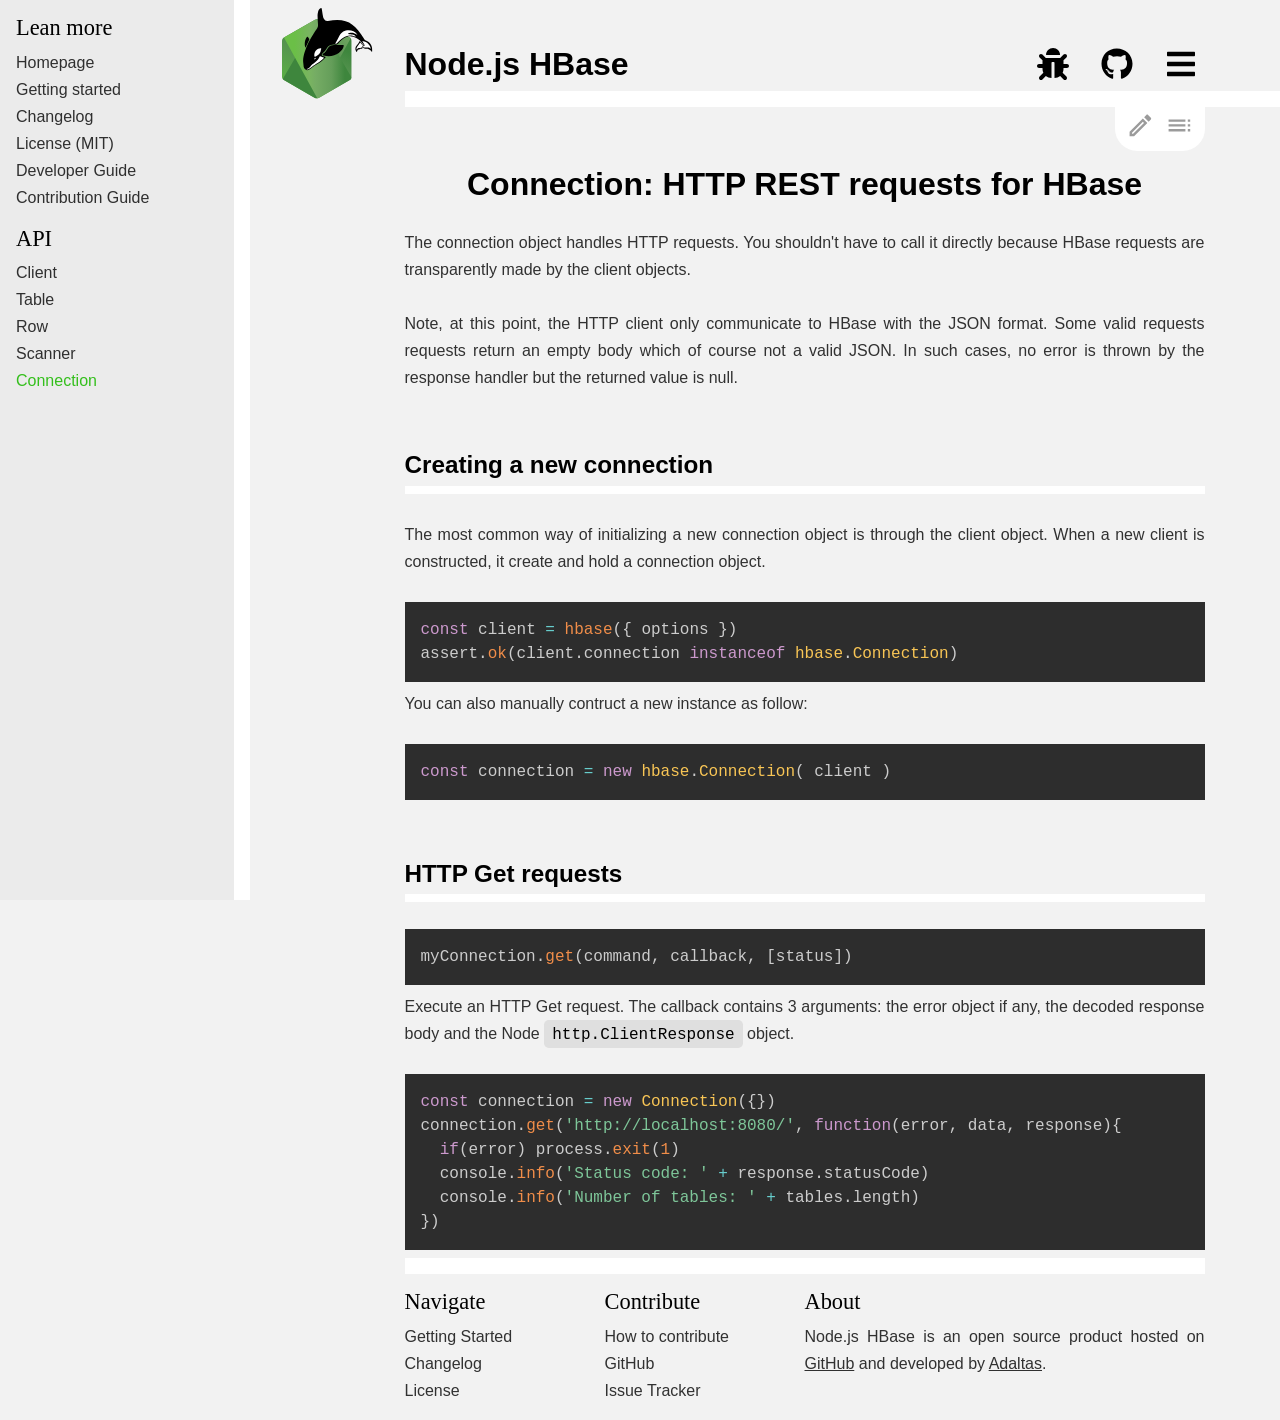
<file: api/connection/index.html>
<!DOCTYPE html><html lang="en"><head><meta charSet="utf-8"/><meta http-equiv="x-ua-compatible" content="ie=edge"/><meta name="viewport" content="width=device-width, initial-scale=1, shrink-to-fit=no"/><style id="typography.js">html{font-family:sans-serif;-ms-text-size-adjust:100%;-webkit-text-size-adjust:100%}body{margin:0}article,aside,details,figcaption,figure,footer,header,main,menu,nav,section,summary{display:block}audio,canvas,progress,video{display:inline-block}audio:not([controls]){display:none;height:0}progress{vertical-align:baseline}[hidden],template{display:none}a{background-color:transparent;-webkit-text-decoration-skip:objects}a:active,a:hover{outline-width:0}abbr[title]{border-bottom:none;text-decoration:underline;text-decoration:underline dotted}b,strong{font-weight:inherit;font-weight:bolder}dfn{font-style:italic}h1{font-size:2em;margin:.67em 0}mark{background-color:#ff0;color:#000}small{font-size:80%}sub,sup{font-size:75%;line-height:0;position:relative;vertical-align:baseline}sub{bottom:-.25em}sup{top:-.5em}img{border-style:none}svg:not(:root){overflow:hidden}code,kbd,pre,samp{font-family:monospace,monospace;font-size:1em}figure{margin:1em 40px}hr{box-sizing:content-box;height:0;overflow:visible}button,input,optgroup,select,textarea{font:inherit;margin:0}optgroup{font-weight:700}button,input{overflow:visible}button,select{text-transform:none}[type=reset],[type=submit],button,html [type=button]{-webkit-appearance:button}[type=button]::-moz-focus-inner,[type=reset]::-moz-focus-inner,[type=submit]::-moz-focus-inner,button::-moz-focus-inner{border-style:none;padding:0}[type=button]:-moz-focusring,[type=reset]:-moz-focusring,[type=submit]:-moz-focusring,button:-moz-focusring{outline:1px dotted ButtonText}fieldset{border:1px solid silver;margin:0 2px;padding:.35em .625em .75em}legend{box-sizing:border-box;color:inherit;display:table;max-width:100%;padding:0;white-space:normal}textarea{overflow:auto}[type=checkbox],[type=radio]{box-sizing:border-box;padding:0}[type=number]::-webkit-inner-spin-button,[type=number]::-webkit-outer-spin-button{height:auto}[type=search]{-webkit-appearance:textfield;outline-offset:-2px}[type=search]::-webkit-search-cancel-button,[type=search]::-webkit-search-decoration{-webkit-appearance:none}::-webkit-input-placeholder{color:inherit;opacity:.54}::-webkit-file-upload-button{-webkit-appearance:button;font:inherit}html{font:100%/1.6875 'Arvo',sans-serif;box-sizing:border-box;overflow-y:scroll;}*{box-sizing:inherit;}*:before{box-sizing:inherit;}*:after{box-sizing:inherit;}body{color:hsla(0,0%,0%,0.8);font-family:'Arvo',sans-serif;font-weight:400;word-wrap:break-word;font-kerning:normal;-moz-font-feature-settings:"kern", "liga", "clig", "calt";-ms-font-feature-settings:"kern", "liga", "clig", "calt";-webkit-font-feature-settings:"kern", "liga", "clig", "calt";font-feature-settings:"kern", "liga", "clig", "calt";}img{max-width:100%;margin-left:0;margin-right:0;margin-top:0;padding-bottom:0;padding-left:0;padding-right:0;padding-top:0;margin-bottom:1.6875rem;}h1{margin-left:0;margin-right:0;margin-top:0;padding-bottom:0;padding-left:0;padding-right:0;padding-top:0;margin-bottom:1.6875rem;color:hsla(0,0%,0%,1);font-family:'Montserrat',sans-serif;font-weight:700;text-rendering:optimizeLegibility;font-size:2rem;line-height:1.1;}h2{margin-left:0;margin-right:0;margin-top:0;padding-bottom:0;padding-left:0;padding-right:0;padding-top:0;margin-bottom:1.6875rem;color:hsla(0,0%,0%,1);font-family:'Montserrat',sans-serif;font-weight:700;text-rendering:optimizeLegibility;font-size:1.51572rem;line-height:1.1;}h3{margin-left:0;margin-right:0;margin-top:0;padding-bottom:0;padding-left:0;padding-right:0;padding-top:0;margin-bottom:1.6875rem;color:hsla(0,0%,0%,1);font-family:'Montserrat',sans-serif;font-weight:700;text-rendering:optimizeLegibility;font-size:1.31951rem;line-height:1.1;}h4{margin-left:0;margin-right:0;margin-top:0;padding-bottom:0;padding-left:0;padding-right:0;padding-top:0;margin-bottom:1.6875rem;color:hsla(0,0%,0%,1);font-family:'Montserrat',sans-serif;font-weight:700;text-rendering:optimizeLegibility;font-size:1rem;line-height:1.1;}h5{margin-left:0;margin-right:0;margin-top:0;padding-bottom:0;padding-left:0;padding-right:0;padding-top:0;margin-bottom:1.6875rem;color:hsla(0,0%,0%,1);font-family:'Montserrat',sans-serif;font-weight:700;text-rendering:optimizeLegibility;font-size:0.87055rem;line-height:1.1;}h6{margin-left:0;margin-right:0;margin-top:0;padding-bottom:0;padding-left:0;padding-right:0;padding-top:0;margin-bottom:1.6875rem;color:hsla(0,0%,0%,1);font-family:'Montserrat',sans-serif;font-weight:700;text-rendering:optimizeLegibility;font-size:0.81225rem;line-height:1.1;}hgroup{margin-left:0;margin-right:0;margin-top:0;padding-bottom:0;padding-left:0;padding-right:0;padding-top:0;margin-bottom:1.6875rem;}ul{margin-left:1.6875rem;margin-right:0;margin-top:0;padding-bottom:0;padding-left:0;padding-right:0;padding-top:0;margin-bottom:1.6875rem;list-style-position:outside;list-style-image:none;}ol{margin-left:1.6875rem;margin-right:0;margin-top:0;padding-bottom:0;padding-left:0;padding-right:0;padding-top:0;margin-bottom:1.6875rem;list-style-position:outside;list-style-image:none;}dl{margin-left:0;margin-right:0;margin-top:0;padding-bottom:0;padding-left:0;padding-right:0;padding-top:0;margin-bottom:1.6875rem;}dd{margin-left:0;margin-right:0;margin-top:0;padding-bottom:0;padding-left:0;padding-right:0;padding-top:0;margin-bottom:1.6875rem;}p{margin-left:0;margin-right:0;margin-top:0;padding-bottom:0;padding-left:0;padding-right:0;padding-top:0;margin-bottom:1.6875rem;}figure{margin-left:0;margin-right:0;margin-top:0;padding-bottom:0;padding-left:0;padding-right:0;padding-top:0;margin-bottom:1.6875rem;}pre{margin-left:0;margin-right:0;margin-top:0;padding-bottom:0;padding-left:0;padding-right:0;padding-top:0;margin-bottom:1.6875rem;font-size:0.85rem;line-height:1.6875rem;}table{margin-left:0;margin-right:0;margin-top:0;padding-bottom:0;padding-left:0;padding-right:0;padding-top:0;margin-bottom:1.6875rem;font-size:1rem;line-height:1.6875rem;border-collapse:collapse;width:100%;}fieldset{margin-left:0;margin-right:0;margin-top:0;padding-bottom:0;padding-left:0;padding-right:0;padding-top:0;margin-bottom:1.6875rem;}blockquote{margin-left:0;margin-right:1.6875rem;margin-top:0;padding-bottom:0;padding-left:1.37109rem;padding-right:0;padding-top:0;margin-bottom:1.6875rem;font-size:1.1487rem;line-height:1.6875rem;color:hsla(0,0%,0%,0.59);border-left:0.31641rem solid #fca206;}form{margin-left:0;margin-right:0;margin-top:0;padding-bottom:0;padding-left:0;padding-right:0;padding-top:0;margin-bottom:1.6875rem;}noscript{margin-left:0;margin-right:0;margin-top:0;padding-bottom:0;padding-left:0;padding-right:0;padding-top:0;margin-bottom:1.6875rem;}iframe{margin-left:0;margin-right:0;margin-top:0;padding-bottom:0;padding-left:0;padding-right:0;padding-top:0;margin-bottom:1.6875rem;}hr{margin-left:0;margin-right:0;margin-top:0;padding-bottom:0;padding-left:0;padding-right:0;padding-top:0;margin-bottom:calc(1.6875rem - 1px);background:hsla(0,0%,0%,0.2);border:none;height:1px;}address{margin-left:0;margin-right:0;margin-top:0;padding-bottom:0;padding-left:0;padding-right:0;padding-top:0;margin-bottom:1.6875rem;}b{font-weight:700;}strong{font-weight:700;}dt{font-weight:700;}th{font-weight:700;}li{margin-bottom:calc(1.6875rem / 2);}ol li{padding-left:0;}ul li{padding-left:0;}li > ol{margin-left:1.6875rem;margin-bottom:calc(1.6875rem / 2);margin-top:calc(1.6875rem / 2);}li > ul{margin-left:1.6875rem;margin-bottom:calc(1.6875rem / 2);margin-top:calc(1.6875rem / 2);}blockquote *:last-child{margin-bottom:0;}li *:last-child{margin-bottom:0;}p *:last-child{margin-bottom:0;}li > p{margin-bottom:calc(1.6875rem / 2);}code{font-size:0.85rem;line-height:1.6875rem;}kbd{font-size:0.85rem;line-height:1.6875rem;}samp{font-size:0.85rem;line-height:1.6875rem;}abbr{border-bottom:1px dotted hsla(0,0%,0%,0.5);cursor:help;}acronym{border-bottom:1px dotted hsla(0,0%,0%,0.5);cursor:help;}abbr[title]{border-bottom:1px dotted hsla(0,0%,0%,0.5);cursor:help;text-decoration:none;}thead{text-align:left;}td,th{text-align:left;border-bottom:1px solid hsla(0,0%,0%,0.12);font-feature-settings:"tnum";-moz-font-feature-settings:"tnum";-ms-font-feature-settings:"tnum";-webkit-font-feature-settings:"tnum";padding-left:1.125rem;padding-right:1.125rem;padding-top:0.84375rem;padding-bottom:calc(0.84375rem - 1px);}th:first-child,td:first-child{padding-left:0;}th:last-child,td:last-child{padding-right:0;}a{color:#d65947;text-decoration:none;}a:hover,a:active{color:hsla(0,0%,0%,0.8);}h1,h2,h3,h4,h5,h6{margin-top:3.375rem;}blockquote > :last-child{margin-bottom:0;}blockquote cite{font-size:1rem;line-height:1.6875rem;color:hsla(0,0%,0%,0.8);font-weight:400;}blockquote cite:before{content:"— ";}@media only screen and (max-width:480px){blockquote{margin-left:-1.26563rem;margin-right:0;padding-left:0.94922rem;}}article h1{text-align:center;}article h2{border-bottom:.5rem solid #fff;line-height:2.53125rem;}article a{text-decoration:underline;color:#000;}article a:hover,a:active{color:#d65947;}</style><link rel="apple-touch-icon" sizes="96x96" href="/icons/icon-96x96.png?v=dd1270eb96bb1e26045a3b7bb36ad752"/><style id="glamor-styles">.css-o4mt9s,[data-css-o4mt9s]{position:relative;margin:0;padding-left:250px;}@media (max-width: 960px){.css-o4mt9s,[data-css-o4mt9s]{padding-left:0;}}.css-9fs1d8,[data-css-9fs1d8]{position:fixed;top:0;height:100vh;left:0;width:250px;overflow:auto;}.css-9fs1d8> *,[data-css-9fs1d8]> *{overflow:auto;}@media (max-width: 960px){.css-9fs1d8,[data-css-9fs1d8]{left:-250px;}}.css-1mu003q,[data-css-1mu003q]{box-sizing:border-box;flex-grow:0;max-width:15%;flex-basis:15%;padding:.5rem 2rem 0 2rem;-webkit-flex-grow:0;-webkit-flex-basis:15%;}@media (max-width: 960px){.css-1mu003q,[data-css-1mu003q]{padding:.5rem .5rem 0 .5rem;}}.css-1qj5nue,[data-css-1qj5nue]{font-size:2rem;font-weight:bold;}.css-1qj5nue a,[data-css-1qj5nue] a{color:#000;}.css-1qj5nue a:hover,[data-css-1qj5nue] a:hover{color:#34BF1C;}@media (max-width: 400px){.css-1qj5nue,[data-css-1qj5nue]{font-size:1.4rem;}}.css-2lrsej,[data-css-2lrsej]{flex:1 1 auto;-webkit-flex:1 1 auto;}@media (max-width: 960px){.css-vnrzkp,[data-css-vnrzkp]{margin-left:0 !important;width:36px !important;height:36px !important;}}@media (min-width: 960px){.css-vnrzkp,[data-css-vnrzkp]{margin-left:1rem !important;}}.css-uuhnl9,[data-css-uuhnl9]{color:#000;}@media (max-width: 960px){.css-uuhnl9,[data-css-uuhnl9]{width:1.3rem;height:1.3rem;}}@media (min-width: 960px){.css-uuhnl9,[data-css-uuhnl9]{width:2rem;height:2rem;}}.css-c6w8ci,[data-css-c6w8ci]{display:-webkit-box; display: -moz-box; display: -ms-flexbox; display: -webkit-flex; display: flex;max-width:800px;align-items:center;-webkit-box-align:center;-webkit-align-items:center;}@media (max-width: 960px){.css-c6w8ci,[data-css-c6w8ci]{margin-right:1rem;}}@media (min-width: 960px){.css-c6w8ci,[data-css-c6w8ci]{margin-right:2rem;}}.css-1hqhyjz,[data-css-1hqhyjz]{box-sizing:border-box;max-width:85%;flex-basis:85%;align-self:flex-end;-webkit-flex-basis:85%;-webkit-align-self:flex-end;}@media (min-width: 960px){.css-1hqhyjz,[data-css-1hqhyjz]{border-bottom:1rem solid #fff;}}.css-tdmiry,[data-css-tdmiry]{display:-webkit-box; display: -moz-box; display: -ms-flexbox; display: -webkit-flex; display: flex;}@media (max-width: 960px){.css-tdmiry,[data-css-tdmiry]{border-bottom:1rem solid #fff;}}.css-14mjesj,[data-css-14mjesj]{width:100%;display:-webkit-box; display: -moz-box; display: -ms-flexbox; display: -webkit-flex; display: flex;align-items:inherit;justify-content:inherit;-webkit-box-align:inherit;-webkit-align-items:inherit;-webkit-box-pack:inherit;-webkit-justify-content:inherit;}.css-1tjpe7r,[data-css-1tjpe7r]{display:-webkit-inline-box; display: -moz-inline-box; display: -ms-inline-flexbox; display: -webkit-inline-flex; display: inline-flex;position:relative;align-items:center;vertical-align:middle;justify-content:center;flex:0 0 auto;width:48px;height:48px;padding:0;font-size:1.5rem;text-align:center;text-decoration:none;border-radius:50%;transition:background-color 150ms cubic-bezier(0.4, 0, 0.2, 1);background-color:transparent;-webkit-box-align:center;-webkit-align-items:center;-webkit-box-pack:center;-webkit-justify-content:center;-webkit-flex:0 0 auto;-webkit-transition:background-color 150ms cubic-bezier(0.4, 0, 0.2, 1);-moz-transition:background-color 150ms cubic-bezier(0.4, 0, 0.2, 1);}.css-1tjpe7r:hover,[data-css-1tjpe7r]:hover{background-color:rgba(0, 0, 0, .08);}.css-msk631,[data-css-msk631]{transform:scale(.0);opacity:0.5;display:block;width:100%;height:100%;border-radius:50%;background-color:#000;-webkit-transform:scale(.0);}.css-h96g2f,[data-css-h96g2f]{top:0;left:0;width:100%;height:100%;display:block;position:absolute;overflow:hidden;z-index:0;pointer-events:none;}.css-2hpbxp,[data-css-2hpbxp]{display:-webkit-inline-box; display: -moz-inline-box; display: -ms-inline-flexbox; display: -webkit-inline-flex; display: inline-flex;position:relative;align-items:center;vertical-align:middle;justify-content:center;flex:0 0 auto;width:48px;height:48px;padding:0;font-size:1.5rem;text-align:center;text-decoration:none;border-radius:50%;transition:background-color 150ms cubic-bezier(0.4, 0, 0.2, 1);background-color:transparent;cursor:pointer;border:0;margin:0;-webkit-box-align:center;-webkit-align-items:center;-webkit-box-pack:center;-webkit-justify-content:center;-webkit-flex:0 0 auto;-webkit-transition:background-color 150ms cubic-bezier(0.4, 0, 0.2, 1);-moz-transition:background-color 150ms cubic-bezier(0.4, 0, 0.2, 1);}.css-2hpbxp:hover,[data-css-2hpbxp]:hover{background-color:rgba(0, 0, 0, .08);}.css-2hpbxp:focus,[data-css-2hpbxp]:focus{outline:none;}.css-hy452g,[data-css-hy452g]{background-color:#fff;}.css-hy452g > div,[data-css-hy452g] > div{padding:1rem;}.css-hy452g h2,[data-css-hy452g] h2{margin-top:0;}.css-hy452g ul,[data-css-hy452g] ul, .css-hy452g li, [data-css-hy452g] li{margin-top:0;margin-bottom:0;}.css-s3cchn,[data-css-s3cchn]{outline:none;}@media (max-width: 960px){.css-s3cchn,[data-css-s3cchn]{width:1.8rem !important;height:1.8rem !important;}}@media (min-width: 960px){.css-s3cchn,[data-css-s3cchn]{width:2.4rem !important;height:2.4rem !important;}}.css-12ypaem,[data-css-12ypaem]{fill:#9B9B9B;}@media (max-width: 960px){.css-12ypaem,[data-css-12ypaem]{width:1.4rem;height:1.4rem;}}@media (min-width: 960px){.css-12ypaem,[data-css-12ypaem]{width:1.8rem;height:1.8rem;}}.css-1gqx6h2,[data-css-1gqx6h2]{float:right;background-color:#fff;margin-bottom:1rem;padding:0 .4rem .4rem .4rem;}@media (max-width: 960px){.css-1gqx6h2,[data-css-1gqx6h2]{border-radius:0 0 1.8rem 1.8rem;}}@media (min-width: 960px){.css-1gqx6h2,[data-css-1gqx6h2]{border-radius:0 0 1.4rem 1.4rem;}}.css-3g72t1,[data-css-3g72t1]{clear:right;}.css-3g72t1 .toc,[data-css-3g72t1] .toc{background-color:#fff;padding:5px 0;display:none;}.css-3g72t1 .toc h2,[data-css-3g72t1] .toc h2{margin-top:0;}.css-3g72t1 .toc ul,[data-css-3g72t1] .toc ul{margin-top:0;margin-bottom:0;}.css-186opbb,[data-css-186opbb]{max-width:800px;}.css-186opbb :not(pre) > code[class*="language-"],[data-css-186opbb] :not(pre) > code[class*="language-"]{padding:.4em .5em .2em .5em;background:#DFDFDF;color:#000;}@media (max-width: 960px){.css-186opbb,[data-css-186opbb]{margin:0 1rem;}}@media (min-width: 960px){.css-186opbb,[data-css-186opbb]{margin:0 2rem 0 15%;text-align:justify;}}.css-rpurc2,[data-css-rpurc2]{flex:1;-webkit-flex:1;}@media (max-width: 960px){.css-rpurc2,[data-css-rpurc2]{flex:0 0 50%;-webkit-flex:0 0 50%;}}.css-1nyj4b5,[data-css-1nyj4b5]{flex:2;-webkit-flex:2;}@media (max-width: 960px){.css-1nyj4b5,[data-css-1nyj4b5]{flex:0 0 100%;-webkit-flex:0 0 100%;}}.css-jz2g0y,[data-css-jz2g0y]{max-width:800px;display:-webkit-box; display: -moz-box; display: -ms-flexbox; display: -webkit-flex; display: flex;flex-wrap:wrap;border-top:1rem solid #fff;padding-bottom:1rem;-webkit-box-lines:multiple;-webkit-flex-wrap:wrap;}.css-jz2g0y h1,[data-css-jz2g0y] h1{margin:1rem 0 .5rem 0;color:#000;font-family:Arvo sans-serif;font-weight:normal;font-size:1.4rem;text-align:left;}.css-jz2g0y ul,[data-css-jz2g0y] ul, .css-jz2g0y p, [data-css-jz2g0y] p{margin:0 0 0 0;}.css-jz2g0y li,[data-css-jz2g0y] li{margin:0;text-indent:0;list-style-type:none;}.css-jz2g0y a,[data-css-jz2g0y] a{color:hsla(0,0%,0%,0.8);}.css-jz2g0y a:hover,[data-css-jz2g0y] a:hover{color:#34BF1C;}.css-jz2g0y p a,[data-css-jz2g0y] p a{text-decoration:underline;}@media (max-width: 960px){.css-jz2g0y,[data-css-jz2g0y]{margin:0 1rem;}}@media (min-width: 960px){.css-jz2g0y,[data-css-jz2g0y]{margin:0 2rem 0 15%;text-align:justify;}}.css-178283y,[data-css-178283y]{display:block;padding:0 1rem 0 1rem;color:hsla(0,0%,0%,0.8);}.css-178283y:hover,[data-css-178283y]:hover{background-color:#fff;}.css-sf4hxo,[data-css-sf4hxo]{color:#34BF1C;}.css-sf4hxo:hover,[data-css-sf4hxo]:hover{cursor:default;color:#34BF1C;background-color:inherit;}.css-miwtlr,[data-css-miwtlr]{margin:0;padding:0;text-indent:0;list-style-type:none;}.css-jdk3d3,[data-css-jdk3d3]{position:relative;padding-top:1rem;padding-bottom:1rem;height:100% ;border-right:1rem solid #fff;background-color:#EBEBEB;}.css-jdk3d3 div,[data-css-jdk3d3] div{box-sizing:border-box;width:100%;}.css-jdk3d3 nav,[data-css-jdk3d3] nav{margin:0 0 1rem 0;}.css-jdk3d3 h1,[data-css-jdk3d3] h1{margin:0 0 .5rem 0;padding:0 1rem 0 1rem;color:#000;font-family:Arvo sans-serif;font-weight:normal;font-size:1.4rem;text-align:left;}.css-jdk3d3 ul,[data-css-jdk3d3] ul{margin:0;}</style><script id="glamor-ids">
        // <![CDATA[
        window._glamor = ["o4mt9s","9fs1d8","1mu003q","1qj5nue","2lrsej","vnrzkp","uuhnl9","c6w8ci","1hqhyjz","tdmiry","14mjesj","1tjpe7r","msk631","h96g2f","2hpbxp","hy452g","s3cchn","12ypaem","1gqx6h2","3g72t1","186opbb","rpurc2","1nyj4b5","jz2g0y","178283y","sf4hxo","miwtlr","jdk3d3"]
        // ]]>
        </script><title data-react-helmet="true">Node HBase - Connection</title><meta data-react-helmet="true" name="description" content="HTTP REST requests for HBase"/><meta data-react-helmet="true" name="keywords" content="connection, rest, api, http, rest"/><style type="text/css">
    .anchor.before {
      position: absolute;
      top: 0;
      left: 0;
      transform: translateX(-100%);
      padding-right: 4px;
    }
    .anchor.after {
      display: inline-block;
      padding-left: 4px;
    }
    h1 .anchor svg,
    h2 .anchor svg,
    h3 .anchor svg,
    h4 .anchor svg,
    h5 .anchor svg,
    h6 .anchor svg {
      visibility: hidden;
    }
    h1:hover .anchor svg,
    h2:hover .anchor svg,
    h3:hover .anchor svg,
    h4:hover .anchor svg,
    h5:hover .anchor svg,
    h6:hover .anchor svg,
    h1 .anchor:focus svg,
    h2 .anchor:focus svg,
    h3 .anchor:focus svg,
    h4 .anchor:focus svg,
    h5 .anchor:focus svg,
    h6 .anchor:focus svg {
      visibility: visible;
    }
  </style><script>
    document.addEventListener("DOMContentLoaded", function(event) {
      var hash = window.decodeURI(location.hash.replace('#', ''))
      if (hash !== '') {
        var element = document.getElementById(hash)
        if (element) {
          var scrollTop = window.pageYOffset || document.documentElement.scrollTop || document.body.scrollTop
          var clientTop = document.documentElement.clientTop || document.body.clientTop || 0
          var offset = element.getBoundingClientRect().top + scrollTop - clientTop
          // Wait for the browser to finish rendering before scrolling.
          setTimeout((function() {
            window.scrollTo(0, offset - 64)
          }), 0)
        }
      }
    })
  </script><style data-href="/styles.5d7732e7de363963594b.css">code[class*=language-],pre[class*=language-]{color:#ccc;background:none;font-family:Consolas,Monaco,Andale Mono,Ubuntu Mono,monospace;font-size:1em;text-align:left;white-space:pre;word-spacing:normal;word-break:normal;word-wrap:normal;line-height:1.5;-moz-tab-size:4;-o-tab-size:4;tab-size:4;-webkit-hyphens:none;-ms-hyphens:none;hyphens:none}pre[class*=language-]{padding:1em;margin:.5em 0;overflow:auto}:not(pre)>code[class*=language-],pre[class*=language-]{background:#2d2d2d}:not(pre)>code[class*=language-]{padding:.1em;border-radius:.3em;white-space:normal}.token.block-comment,.token.cdata,.token.comment,.token.doctype,.token.prolog{color:#999}.token.punctuation{color:#ccc}.token.attr-name,.token.deleted,.token.namespace,.token.tag{color:#e2777a}.token.function-name{color:#6196cc}.token.boolean,.token.function,.token.number{color:#f08d49}.token.class-name,.token.constant,.token.property,.token.symbol{color:#f8c555}.token.atrule,.token.builtin,.token.important,.token.keyword,.token.selector{color:#cc99cd}.token.attr-value,.token.char,.token.regex,.token.string,.token.variable{color:#7ec699}.token.entity,.token.operator,.token.url{color:#67cdcc}.token.bold,.token.important{font-weight:700}.token.italic{font-style:italic}.token.entity{cursor:help}.token.inserted{color:green}@font-face{font-family:Arvo;src:local("Arvo"),url(/static/font.arvo.400-0025b6197d8af8ca5ab5bf4764a5dbc6.woff2) format("woff2");font-style:normal;font-weight:400;font-display:optional;unicode-range:U+0-ff,U+131,U+152-153,U+2bb-2bc,U+2c6,U+2da,U+2dc,U+2000-206f,U+2074,U+20ac,U+2122,U+2191,U+2193,U+2212,U+2215,U+feff,U+fffd}@font-face{font-family:Arvo;src:local("Arvo Bold"),local("Arvo-Bold"),url(/static/font.arvo.700-b2d543619d0d58a8edbac122d72a4228.woff2) format("woff2");font-style:normal;font-weight:700;font-display:optional;unicode-range:U+0-ff,U+131,U+152-153,U+2bb-2bc,U+2c6,U+2da,U+2dc,U+2000-206f,U+2074,U+20ac,U+2122,U+2191,U+2193,U+2212,U+2215,U+feff,U+fffd}@font-face{font-family:Montserrat;src:local("Montserrat Bold"),local("Montserrat-Bold"),url(/static/font.montserrat.700-099915ec0e3026165710937defdc5fc3.woff2) format("woff2");font-style:normal;font-weight:700;font-display:optional;unicode-range:U+0-ff,U+131,U+152-153,U+2bb-2bc,U+2c6,U+2da,U+2dc,U+2000-206f,U+2074,U+20ac,U+2122,U+2191,U+2193,U+2212,U+2215,U+feff,U+fffd}body,html{background-color:#f2f2f2}</style><link rel="preconnect" href="https://www.google-analytics.com"/><link rel="dns-prefetch" href="https://www.google-analytics.com"/><link rel="icon" href="/favicon-32x32.png?v=dd1270eb96bb1e26045a3b7bb36ad752" type="image/png"/><link rel="manifest" href="/manifest.webmanifest"/><meta name="theme-color" content="#3E863D"/><link rel="apple-touch-icon" sizes="48x48" href="/icons/icon-48x48.png?v=dd1270eb96bb1e26045a3b7bb36ad752"/><link rel="apple-touch-icon" sizes="72x72" href="/icons/icon-72x72.png?v=dd1270eb96bb1e26045a3b7bb36ad752"/><meta name="generator" content="Gatsby 2.24.37"/><link rel="apple-touch-icon" sizes="144x144" href="/icons/icon-144x144.png?v=dd1270eb96bb1e26045a3b7bb36ad752"/><link rel="apple-touch-icon" sizes="192x192" href="/icons/icon-192x192.png?v=dd1270eb96bb1e26045a3b7bb36ad752"/><link rel="apple-touch-icon" sizes="256x256" href="/icons/icon-256x256.png?v=dd1270eb96bb1e26045a3b7bb36ad752"/><link rel="apple-touch-icon" sizes="384x384" href="/icons/icon-384x384.png?v=dd1270eb96bb1e26045a3b7bb36ad752"/><link rel="apple-touch-icon" sizes="512x512" href="/icons/icon-512x512.png?v=dd1270eb96bb1e26045a3b7bb36ad752"/><link rel="sitemap" type="application/xml" href="/sitemap.xml"/><link as="script" rel="preload" href="/framework-665e19c4e2ebc7681ad7.js"/><link as="script" rel="preload" href="/1bfc9850-a77a0e47a6ff388d2c28.js"/><link as="script" rel="preload" href="/component---src-templates-page-js-54dc1b0b9a1c73f09fa0.js"/><link as="script" rel="preload" href="/95d0e4c6d5428e4e5c144b1145f6c0d2357c0db3-72c2e59d3a2364992ba3.js"/><link as="script" rel="preload" href="/app-8506d7099b6c48f62904.js"/><link as="script" rel="preload" href="/styles-2d82ac8e3afc0c213061.js"/><link as="script" rel="preload" href="/webpack-runtime-c4d638747e5e044feb6d.js"/><link as="fetch" rel="preload" href="/page-data/api/connection/page-data.json" crossorigin="anonymous"/><link as="fetch" rel="preload" href="/page-data/sq/d/2210122946.json" crossorigin="anonymous"/><link as="fetch" rel="preload" href="/page-data/app-data.json" crossorigin="anonymous"/></head><body><div id="___gatsby"><div style="outline:none" tabindex="-1" id="gatsby-focus-wrapper"><div class="css-o4mt9s"><header class="css-tdmiry"><div class="css-1mu003q"><a title="Visit homepage" href="/"><svg xmlns="http://www.w3.org/2000/svg" style="isolation:isolate" viewBox="0 0 400 400"><defs><clipPath id="_clipPath_wOC5kHfEUJBEVxHw4wkcn2HKTjhbiPtX"><rect width="400" height="400"></rect></clipPath></defs><g clip-path="url(#_clipPath_wOC5kHfEUJBEVxHw4wkcn2HKTjhbiPtX)"><g style="isolation:isolate"><clipPath id="_clipPath_L6UUssT70W97HcFDig89p0twFZhs3c5T"><path d="M 145.711 51.628 L 8.304 130.938 C 3.157 133.906 0 139.386 0 145.308 L 0 304.039 C 0 309.965 3.157 315.442 8.304 318.409 L 145.721 397.781 C 150.858 400.74 157.191 400.74 162.322 397.781 L 299.716 318.409 C 304.836 315.442 308 309.962 308 304.039 L 308 145.308 C 308 139.386 304.836 133.906 299.683 130.938 L 162.309 51.628 C 159.732 50.151 156.862 49.411 153.992 49.411 C 151.122 49.411 148.252 50.151 145.675 51.628" fill="#FFF"></path></clipPath><g clip-path="url(#_clipPath_L6UUssT70W97HcFDig89p0twFZhs3c5T)"><linearGradient id="_lgradient_15" x1="0.669" y1="0.159" x2="0.335" y2="0.842" gradientTransform="matrix(585.717 0 0 594.79 -138.862 -72.315)" gradientUnits="userSpaceOnUse"><stop offset="30%" stop-color="#3e863d"></stop><stop offset="50%" stop-color="#55934f"></stop><stop offset="80%" stop-color="#5aad45"></stop></linearGradient><path d="M 446.855 117.472 L 59.666 -72.315 L -138.862 332.679 L 248.318 522.475 L 446.855 117.472 Z" fill="url(#_lgradient_15)"></path></g><clipPath id="_clipPath_sBa4UojtW9GYpQ2tBjHtZmTAy1dv9Wab"><path d="M 3.405 314.117 C 4.719 315.823 6.363 317.301 8.297 318.409 L 126.168 386.493 L 145.802 397.778 C 148.738 399.474 152.084 400.192 155.371 399.947 C 156.467 399.859 157.563 399.654 158.633 399.35 L 303.555 133.994 C 302.446 132.788 301.148 131.776 299.693 130.929 L 209.721 78.973 L 162.162 51.609 C 160.812 50.826 159.347 50.272 157.857 49.88 L 3.405 314.117 Z" fill="#FFF"></path></clipPath><g clip-path="url(#_clipPath_sBa4UojtW9GYpQ2tBjHtZmTAy1dv9Wab)"><linearGradient id="_lgradient_16" x1="0.218" y1="0.713" x2="0.787" y2="0.293" gradientTransform="matrix(634.966 0 0 637.154 -164.001 -93.522)" gradientUnits="userSpaceOnUse"><stop offset="57%" stop-color="#3e863d"></stop><stop offset="72%" stop-color="#619857"></stop><stop offset="100%" stop-color="#76ac64"></stop></linearGradient><path d="M -164.001 173.605 L 109.394 543.633 L 470.964 276.496 L 197.552 -93.522 L -164.001 173.605 Z" fill="url(#_lgradient_16)"></path></g><clipPath id="_clipPath_5eLkKkR517IPGD4uNzCFhhzOFzNOP5lb"><path d="M 152.351 49.502 C 150.045 49.73 147.792 50.448 145.714 51.628 L 8.698 130.71 L 156.444 399.817 C 158.499 399.523 160.521 398.838 162.348 397.781 L 299.755 318.409 C 303.995 315.95 306.898 311.789 307.778 307.072 L 157.162 49.773 C 156.053 49.554 154.944 49.44 153.803 49.44 C 153.346 49.44 152.889 49.463 152.433 49.505" fill="#FFF"></path></clipPath><g clip-path="url(#_clipPath_5eLkKkR517IPGD4uNzCFhhzOFzNOP5lb)"><linearGradient id="_lgradient_17" y1="0.5" x2="1" y2="0.5" gradientTransform="matrix(299.024 0 0 350.383 8.695 49.44)" gradientUnits="userSpaceOnUse"><stop offset="16%" stop-color="#6bbf47"></stop><stop offset="38%" stop-color="#79b461"></stop><stop offset="47%" stop-color="#75ac64"></stop><stop offset="70%" stop-color="#659e5a"></stop><stop offset="90%" stop-color="#3e863d"></stop></linearGradient><path d="M 8.695 49.44 L 8.695 399.823 L 307.72 399.823 L 307.72 49.44 L 8.695 49.44 Z" fill="url(#_lgradient_17)"></path></g></g><g style="isolation:isolate"><path d="M 268.694 164.013 C 260.834 164.196 230.24 164.451 222.808 164.418 C 214.913 164.383 208.781 168.412 204.004 175.274 C 197.115 185.175 191.707 196.615 181.226 202.699 C 180.068 203.372 179.137 205.992 179.262 207.591 C 179.338 208.569 181.543 209.661 182.94 210.124 C 228.754 223.962 267.88 193.071 272.508 169.491 C 273.628 166.208 272.394 163.927 268.694 164.013 Z"></path><path d="M 121.266 138.187 C 119.41 135.268 117.391 132.166 115.44 129.008 C 113.906 126.524 112.46 125.962 110.249 128.302 C 100.95 138.138 97.623 163.05 103.886 175.515 C 109.699 163.031 115.585 150.388 121.266 138.187 Z"></path><path d="M 370.987 143.505 C 366.478 142.493 366.045 140.359 364.087 137.586 C 317.907 67.97 289.683 43.393 202.646 57.116 C 194.619 58.511 189.355 54.935 185.473 47.573 C 180.444 41.26 179.174 20.865 175.814 4.236 C 175.144 0.063 174.107 -0.909 170.713 0.803 C 165.127 3.623 161.428 8.642 159.759 15.126 C 158.322 20.711 157.035 26.636 157.113 32.384 C 157.292 45.607 158.172 58.83 159.108 72.02 C 159.628 79.36 158.72 85.724 154.273 91.575 C 149.217 98.228 144.866 105.579 140.172 112.597 C 123.213 137.955 109.096 165.12 99.939 195.417 C 95.283 210.816 91.708 226.406 94.037 242.98 C 94.828 248.608 95.228 254.307 95.814 259.973 C 96.519 266.789 104.697 274.978 110.701 274.864 C 117.594 274.734 123.567 271.456 128.778 266.803 C 137.98 258.587 148.141 252.403 158.543 246.532 C 170.928 239.542 182.304 230.817 191.907 219.319 C 192.614 218.472 193.177 217.467 193.901 216.396 C 189 215.044 184.495 214.049 180.128 212.534 C 175.369 210.881 174.425 206.81 177.633 202.39 C 178.707 200.91 189.102 191.166 192.423 186.974 C 195.576 182.994 197.984 178.259 200.914 174.032 C 206.17 166.444 213.006 162.167 221.587 161.974 C 226.738 161.86 231.896 161.765 237.046 161.899 C 241.119 162.004 244.374 160.509 247.577 157.51 C 271.016 132.995 287.592 122.584 306.639 125.664 C 329.646 128.306 346.815 142.224 360.721 162.374 C 361.234 163.116 361.669 164.151 361.574 165.216 C 361.48 166.281 360.137 165.769 360.137 165.769 C 360.137 165.769 348.964 152.409 343.724 146.159 C 340.895 150.658 337.008 157.145 336.966 157.204 C 333.719 161.748 329.733 165.695 326.949 170.557 C 322.427 178.45 324.353 190.226 330.467 194.804 C 330.988 193.89 331.847 193.031 331.969 192.052 C 332.441 188.267 332.709 185.413 336.638 185.121 C 338.42 184.989 337.146 182.614 340.527 182.407 C 341.582 182.5 341.501 183.521 342.556 183.428 C 343.409 183.289 343.788 181.611 344.708 181.155 C 346.534 180.25 348.963 180.362 350.761 180.446 C 354.094 180.603 355.687 178.602 356.12 176.159 C 356.407 174.549 356.537 173.284 357.228 170.457 C 358.824 177.741 362.972 179.94 368.119 179.888 C 370.552 179.863 373.055 179.284 375.402 179.764 C 381.118 180.18 382.13 181.645 385.351 183.045 C 390.317 185.199 394.83 187.797 396.544 194.515 C 399.221 194.095 399.109 191.023 399.131 188.322 C 399.602 165.995 389.738 150.176 370.987 143.505 Z"></path></g><g style="isolation:isolate" fill="#FFF"><path d="M 169.234 178.378 C 173.75 178.294 174.431 179.478 172.531 183.974 C 172.107 184.977 171.683 186.074 171.608 187.16 C 171.006 195.871 167.26 202.102 160.648 206.414 C 157.305 208.593 154.377 211.608 151.014 213.736 C 149.169 214.904 146.297 216.152 144.831 215.283 C 142.886 214.149 142.337 206.638 142.894 203.909 C 145.689 190.21 157.107 178.604 169.234 178.378 L 169.234 178.378 Z"></path><path d="M 147.964 219.431 C 149.151 219.648 149.084 220.61 149.089 222.006 C 149.094 223.402 144.392 228.216 142.128 226.608 C 139.824 224.901 146.775 219.213 147.964 219.431 Z"></path><path d="M 186.469 220.333 C 180.501 226.642 173.841 231.695 167.366 236.361 C 162.306 240.005 139.749 253.829 128.418 262.839 C 122.66 266.966 117.063 271.549 109.655 271.333 C 109.771 270.63 109.755 270.133 109.876 270.084 C 117.669 266.958 123.417 261.053 128.735 253.899 C 131.947 249.58 136.759 246.595 141.214 243.753 C 150.535 237.806 158.086 229.958 163.84 219.644 C 167.946 212.285 168.106 212.579 174.912 215.977 C 178.414 217.726 181.416 218.347 186.469 220.333 L 186.469 220.333 Z"></path><path d="M 296.149 115.934 C 305.082 115.723 309.173 116.909 315.507 118.602 C 320.525 119.992 324.031 123.827 326.081 126.928 C 286.547 110.296 264.296 133.336 245.127 154.092 C 242.178 157.536 242.12 158.437 235.033 157.925 C 241.3 146.842 247.014 135.616 252.611 124.497 C 270.715 88.532 316.21 94.691 331.843 115.547 C 332.481 116.399 333.45 118.657 333.45 118.657 C 333.45 118.657 318.655 109.611 307.774 109.611 C 301.22 109.611 299.577 110.164 295.526 110.96 C 294.457 111.171 292.669 112.229 292.684 114.017 C 292.699 115.807 294.939 115.738 296.149 115.934 L 296.149 115.934 Z"></path><path d="M 391.573 181.345 C 386.823 172.938 379.645 174.758 372.925 174.724 C 370.923 174.713 368.919 174.844 366.916 174.927 C 363.534 175.067 360.681 174.163 359.205 170.186 C 358.825 169.163 357.873 167.58 357.082 167.419 C 356.31 167.661 356.054 168.236 355.916 168.57 C 352.866 175.984 346.949 177.156 340.806 177.305 C 337.253 177.391 334.343 177.953 332.595 181.985 C 332.257 182.767 330.528 183.666 330.229 183.39 C 329.472 182.694 328.542 181.118 328.78 180.325 C 329.687 177.305 330.649 174.136 332.282 171.603 C 336.424 165.179 340.94 159.069 345.69 152.286 C 347.929 154.982 356.767 165.9 359.107 167.657 C 360.341 168.584 363.01 168.726 364.032 167.793 C 364.913 166.989 365.023 163.766 364.339 162.309 C 362.941 159.331 360.732 156.862 358.95 154.107 C 357.619 152.051 356.434 149.873 354.849 147.182 C 370.847 143.919 394.607 166.12 391.573 181.345 L 391.573 181.345 Z"></path></g></g></svg></a></div><div class="css-1hqhyjz"><div class="css-c6w8ci"><div class="css-1qj5nue"><a title="Visit homepage" href="/">Node.js HBase</a></div><div class="css-2lrsej"></div><a tabindex="0" href="https://github.com/adaltas/node-hbase/issues" role="button" color="inherit" aria-label="header-bug" data-for="header-tooltip" data-tip="Report an issue" target="_blank" rel="noopener" class="css-vnrzkp css-1tjpe7r"><span class="css-14mjesj"><svg stroke="currentColor" fill="currentColor" stroke-width="0" viewBox="0 0 512 512" class="css-uuhnl9" height="1em" width="1em" xmlns="http://www.w3.org/2000/svg"><path d="M511.988 288.9c-.478 17.43-15.217 31.1-32.653 31.1H424v16c0 21.864-4.882 42.584-13.6 61.145l60.228 60.228c12.496 12.497 12.496 32.758 0 45.255-12.498 12.497-32.759 12.496-45.256 0l-54.736-54.736C345.886 467.965 314.351 480 280 480V236c0-6.627-5.373-12-12-12h-24c-6.627 0-12 5.373-12 12v244c-34.351 0-65.886-12.035-90.636-32.108l-54.736 54.736c-12.498 12.497-32.759 12.496-45.256 0-12.496-12.497-12.496-32.758 0-45.255l60.228-60.228C92.882 378.584 88 357.864 88 336v-16H32.666C15.23 320 .491 306.33.013 288.9-.484 270.816 14.028 256 32 256h56v-58.745l-46.628-46.628c-12.496-12.497-12.496-32.758 0-45.255 12.498-12.497 32.758-12.497 45.256 0L141.255 160h229.489l54.627-54.627c12.498-12.497 32.758-12.497 45.256 0 12.496 12.497 12.496 32.758 0 45.255L424 197.255V256h56c17.972 0 32.484 14.816 31.988 32.9zM257 0c-61.856 0-112 50.144-112 112h224C369 50.144 318.856 0 257 0z"></path></svg></span><span class="css-h96g2f"><span class="css-msk631"></span></span></a><a tabindex="0" href="https://github.com/adaltas/node-hbase" role="button" color="inherit" aria-label="header-github" data-for="header-tooltip" data-tip="Toggle the menu" target="_blank" rel="noopener" class="css-vnrzkp css-1tjpe7r"><span class="css-14mjesj"><svg stroke="currentColor" fill="currentColor" stroke-width="0" viewBox="0 0 496 512" class="css-uuhnl9" height="1em" width="1em" xmlns="http://www.w3.org/2000/svg"><path d="M165.9 397.4c0 2-2.3 3.6-5.2 3.6-3.3.3-5.6-1.3-5.6-3.6 0-2 2.3-3.6 5.2-3.6 3-.3 5.6 1.3 5.6 3.6zm-31.1-4.5c-.7 2 1.3 4.3 4.3 4.9 2.6 1 5.6 0 6.2-2s-1.3-4.3-4.3-5.2c-2.6-.7-5.5.3-6.2 2.3zm44.2-1.7c-2.9.7-4.9 2.6-4.6 4.9.3 2 2.9 3.3 5.9 2.6 2.9-.7 4.9-2.6 4.6-4.6-.3-1.9-3-3.2-5.9-2.9zM244.8 8C106.1 8 0 113.3 0 252c0 110.9 69.8 205.8 169.5 239.2 12.8 2.3 17.3-5.6 17.3-12.1 0-6.2-.3-40.4-.3-61.4 0 0-70 15-84.7-29.8 0 0-11.4-29.1-27.8-36.6 0 0-22.9-15.7 1.6-15.4 0 0 24.9 2 38.6 25.8 21.9 38.6 58.6 27.5 72.9 20.9 2.3-16 8.8-27.1 16-33.7-55.9-6.2-112.3-14.3-112.3-110.5 0-27.5 7.6-41.3 23.6-58.9-2.6-6.5-11.1-33.3 2.6-67.9 20.9-6.5 69 27 69 27 20-5.6 41.5-8.5 62.8-8.5s42.8 2.9 62.8 8.5c0 0 48.1-33.6 69-27 13.7 34.7 5.2 61.4 2.6 67.9 16 17.7 25.8 31.5 25.8 58.9 0 96.5-58.9 104.2-114.8 110.5 9.2 7.9 17 22.9 17 46.4 0 33.7-.3 75.4-.3 83.6 0 6.5 4.6 14.4 17.3 12.1C428.2 457.8 496 362.9 496 252 496 113.3 383.5 8 244.8 8zM97.2 352.9c-1.3 1-1 3.3.7 5.2 1.6 1.6 3.9 2.3 5.2 1 1.3-1 1-3.3-.7-5.2-1.6-1.6-3.9-2.3-5.2-1zm-10.8-8.1c-.7 1.3.3 2.9 2.3 3.9 1.6 1 3.6.7 4.3-.7.7-1.3-.3-2.9-2.3-3.9-2-.6-3.6-.3-4.3.7zm32.4 35.6c-1.6 1.3-1 4.3 1.3 6.2 2.3 2.3 5.2 2.6 6.5 1 1.3-1.3.7-4.3-1.3-6.2-2.2-2.3-5.2-2.6-6.5-1zm-11.4-14.7c-1.6 1-1.6 3.6 0 5.9 1.6 2.3 4.3 3.3 5.6 2.3 1.6-1.3 1.6-3.9 0-6.2-1.4-2.3-4-3.3-5.6-2z"></path></svg></span><span class="css-h96g2f"><span class="css-msk631"></span></span></a><button tabindex="0" type="button" aria-label="header-menu" data-for="header-tooltip" data-tip="Toggle the menu" class="css-vnrzkp css-2hpbxp"><span class="css-14mjesj"><svg stroke="currentColor" fill="currentColor" stroke-width="0" viewBox="0 0 448 512" class="css-uuhnl9" height="1em" width="1em" xmlns="http://www.w3.org/2000/svg"><path d="M16 132h416c8.837 0 16-7.163 16-16V76c0-8.837-7.163-16-16-16H16C7.163 60 0 67.163 0 76v40c0 8.837 7.163 16 16 16zm0 160h416c8.837 0 16-7.163 16-16v-40c0-8.837-7.163-16-16-16H16c-8.837 0-16 7.163-16 16v40c0 8.837 7.163 16 16 16zm0 160h416c8.837 0 16-7.163 16-16v-40c0-8.837-7.163-16-16-16H16c-8.837 0-16 7.163-16 16v40c0 8.837 7.163 16 16 16z"></path></svg></span><span class="css-h96g2f"><span class="css-msk631"></span></span></button><div class="__react_component_tooltip t8259f825-1623-4c54-9118-fb86924befa2 place-bottom type-dark" id="header-tooltip" data-id="tooltip"><style>
  	.t8259f825-1623-4c54-9118-fb86924befa2 {
	    color: #fff;
	    background: #222;
	    border: 1px solid transparent;
  	}

  	.t8259f825-1623-4c54-9118-fb86924befa2.place-top {
        margin-top: -10px;
    }
    .t8259f825-1623-4c54-9118-fb86924befa2.place-top::before {
        border-top: 8px solid transparent;
    }
    .t8259f825-1623-4c54-9118-fb86924befa2.place-top::after {
        border-left: 8px solid transparent;
        border-right: 8px solid transparent;
        bottom: -6px;
        left: 50%;
        margin-left: -8px;
        border-top-color: #222;
        border-top-style: solid;
        border-top-width: 6px;
    }

    .t8259f825-1623-4c54-9118-fb86924befa2.place-bottom {
        margin-top: 10px;
    }
    .t8259f825-1623-4c54-9118-fb86924befa2.place-bottom::before {
        border-bottom: 8px solid transparent;
    }
    .t8259f825-1623-4c54-9118-fb86924befa2.place-bottom::after {
        border-left: 8px solid transparent;
        border-right: 8px solid transparent;
        top: -6px;
        left: 50%;
        margin-left: -8px;
        border-bottom-color: #222;
        border-bottom-style: solid;
        border-bottom-width: 6px;
    }

    .t8259f825-1623-4c54-9118-fb86924befa2.place-left {
        margin-left: -10px;
    }
    .t8259f825-1623-4c54-9118-fb86924befa2.place-left::before {
        border-left: 8px solid transparent;
    }
    .t8259f825-1623-4c54-9118-fb86924befa2.place-left::after {
        border-top: 5px solid transparent;
        border-bottom: 5px solid transparent;
        right: -6px;
        top: 50%;
        margin-top: -4px;
        border-left-color: #222;
        border-left-style: solid;
        border-left-width: 6px;
    }

    .t8259f825-1623-4c54-9118-fb86924befa2.place-right {
        margin-left: 10px;
    }
    .t8259f825-1623-4c54-9118-fb86924befa2.place-right::before {
        border-right: 8px solid transparent;
    }
    .t8259f825-1623-4c54-9118-fb86924befa2.place-right::after {
        border-top: 5px solid transparent;
        border-bottom: 5px solid transparent;
        left: -6px;
        top: 50%;
        margin-top: -4px;
        border-right-color: #222;
        border-right-style: solid;
        border-right-width: 6px;
    }
  </style></div></div></div></header><main class="css-186opbb"><div class="css-hy452g"></div><div class="css-1gqx6h2"><a tabindex="0" href="https://github.com/adaltas/node-hbase-docs/edit/master/src/md/api/connection.md" role="button" color="inherit" aria-label="content-edit" data-for="content-tooltip" data-tip="Edit on GitHub" target="_blank" rel="noopener" class="css-s3cchn css-1tjpe7r"><span class="css-14mjesj"><svg viewBox="0 0 24 24" class="css-12ypaem"><path d="M14.06,9.02l0.92,0.92L5.92,19H5v-0.92L14.06,9.02 M17.66,3c-0.25,0-0.51,0.1-0.7,0.29l-1.83,1.83 l3.75,3.75l1.83-1.83c0.39-0.39,0.39-1.02,0-1.41l-2.34-2.34C18.17,3.09,17.92,3,17.66,3L17.66,3z M14.06,6.19L3,17.25V21h3.75 L17.81,9.94L14.06,6.19L14.06,6.19z"></path></svg></span><span class="css-h96g2f"><span class="css-msk631"></span></span></a><button tabindex="0" type="button" color="inherit" aria-label="content-toc" data-for="content-tooltip" data-tip="Toggle table of content" class="css-s3cchn css-2hpbxp"><span class="css-14mjesj"><svg viewBox="0 0 24 24" class="css-12ypaem"><path fill="none" d="M0,0h24v24H0V0z"></path><path fill="none" d="M0,0h24v24H0V0z"></path><path d="M3,9h14V7H3V9z M3,13h14v-2H3V13z M3,17h14v-2H3V17z M19,17h2v-2h-2V17z M19,7v2h2V7H19z M19,13h2v-2h-2V13z"></path></svg></span><span class="css-h96g2f"><span class="css-msk631"></span></span></button><div class="__react_component_tooltip t25b8c43f-fe06-4212-b7e2-b9998a708b56 place-bottom type-dark" id="content-tooltip" data-id="tooltip"><style>
  	.t25b8c43f-fe06-4212-b7e2-b9998a708b56 {
	    color: #fff;
	    background: #222;
	    border: 1px solid transparent;
  	}

  	.t25b8c43f-fe06-4212-b7e2-b9998a708b56.place-top {
        margin-top: -10px;
    }
    .t25b8c43f-fe06-4212-b7e2-b9998a708b56.place-top::before {
        border-top: 8px solid transparent;
    }
    .t25b8c43f-fe06-4212-b7e2-b9998a708b56.place-top::after {
        border-left: 8px solid transparent;
        border-right: 8px solid transparent;
        bottom: -6px;
        left: 50%;
        margin-left: -8px;
        border-top-color: #222;
        border-top-style: solid;
        border-top-width: 6px;
    }

    .t25b8c43f-fe06-4212-b7e2-b9998a708b56.place-bottom {
        margin-top: 10px;
    }
    .t25b8c43f-fe06-4212-b7e2-b9998a708b56.place-bottom::before {
        border-bottom: 8px solid transparent;
    }
    .t25b8c43f-fe06-4212-b7e2-b9998a708b56.place-bottom::after {
        border-left: 8px solid transparent;
        border-right: 8px solid transparent;
        top: -6px;
        left: 50%;
        margin-left: -8px;
        border-bottom-color: #222;
        border-bottom-style: solid;
        border-bottom-width: 6px;
    }

    .t25b8c43f-fe06-4212-b7e2-b9998a708b56.place-left {
        margin-left: -10px;
    }
    .t25b8c43f-fe06-4212-b7e2-b9998a708b56.place-left::before {
        border-left: 8px solid transparent;
    }
    .t25b8c43f-fe06-4212-b7e2-b9998a708b56.place-left::after {
        border-top: 5px solid transparent;
        border-bottom: 5px solid transparent;
        right: -6px;
        top: 50%;
        margin-top: -4px;
        border-left-color: #222;
        border-left-style: solid;
        border-left-width: 6px;
    }

    .t25b8c43f-fe06-4212-b7e2-b9998a708b56.place-right {
        margin-left: 10px;
    }
    .t25b8c43f-fe06-4212-b7e2-b9998a708b56.place-right::before {
        border-right: 8px solid transparent;
    }
    .t25b8c43f-fe06-4212-b7e2-b9998a708b56.place-right::after {
        border-top: 5px solid transparent;
        border-bottom: 5px solid transparent;
        left: -6px;
        top: 50%;
        margin-top: -4px;
        border-right-color: #222;
        border-right-style: solid;
        border-right-width: 6px;
    }
  </style></div></div><article class="css-3g72t1"><div><h1 id="connection-http-rest-requests-for-hbase" style="position:relative;"><a href="#connection-http-rest-requests-for-hbase" aria-label="connection http rest requests for hbase permalink" class="anchor before"><svg aria-hidden="true" focusable="false" height="16" version="1.1" viewBox="0 0 16 16" width="16"><path fill-rule="evenodd" d="M4 9h1v1H4c-1.5 0-3-1.69-3-3.5S2.55 3 4 3h4c1.45 0 3 1.69 3 3.5 0 1.41-.91 2.72-2 3.25V8.59c.58-.45 1-1.27 1-2.09C10 5.22 8.98 4 8 4H4c-.98 0-2 1.22-2 2.5S3 9 4 9zm9-3h-1v1h1c1 0 2 1.22 2 2.5S13.98 12 13 12H9c-.98 0-2-1.22-2-2.5 0-.83.42-1.64 1-2.09V6.25c-1.09.53-2 1.84-2 3.25C6 11.31 7.55 13 9 13h4c1.45 0 3-1.69 3-3.5S14.5 6 13 6z"></path></svg></a>Connection: HTTP REST requests for HBase</h1>
<div class="toc">
<h2><a href="#toc" aria-hidden class="anchor"><svg aria-hidden="true" height="16" version="1.1" viewBox="0 0 16 16" width="16"><path fill-rule="evenodd" d="M4 9h1v1H4c-1.5 0-3-1.69-3-3.5S2.55 3 4 3h4c1.45 0 3 1.69 3 3.5 0 1.41-.91 2.72-2 3.25V8.59c.58-.45 1-1.27 1-2.09C10 5.22 8.98 4 8 4H4c-.98 0-2 1.22-2 2.5S3 9 4 9zm9-3h-1v1h1c1 0 2 1.22 2 2.5S13.98 12 13 12H9c-.98 0-2-1.22-2-2.5 0-.83.42-1.64 1-2.09V6.25c-1.09.53-2 1.84-2 3.25C6 11.31 7.55 13 9 13h4c1.45 0 3-1.69 3-3.5S14.5 6 13 6z"></path></svg></a>Table of Contents</h2>
<ul>
<li><a href="#creating-a-new-connection">Creating a new connection</a></li>
<li><a href="#http-get-requests">HTTP Get requests</a></li>
</ul>
</div>
<p>The connection object handles HTTP requests. You shouldn't have to call it directly because HBase requests are transparently made by the client objects.</p>
<p>Note, at this point, the HTTP client only communicate to HBase with the JSON format. Some valid requests requests return an empty body which of course not a valid JSON. In such cases, no error is thrown by the response handler but the returned value is null.</p>
<h2 id="creating-a-new-connection" style="position:relative;"><a href="#creating-a-new-connection" aria-label="creating a new connection permalink" class="anchor before"><svg aria-hidden="true" focusable="false" height="16" version="1.1" viewBox="0 0 16 16" width="16"><path fill-rule="evenodd" d="M4 9h1v1H4c-1.5 0-3-1.69-3-3.5S2.55 3 4 3h4c1.45 0 3 1.69 3 3.5 0 1.41-.91 2.72-2 3.25V8.59c.58-.45 1-1.27 1-2.09C10 5.22 8.98 4 8 4H4c-.98 0-2 1.22-2 2.5S3 9 4 9zm9-3h-1v1h1c1 0 2 1.22 2 2.5S13.98 12 13 12H9c-.98 0-2-1.22-2-2.5 0-.83.42-1.64 1-2.09V6.25c-1.09.53-2 1.84-2 3.25C6 11.31 7.55 13 9 13h4c1.45 0 3-1.69 3-3.5S14.5 6 13 6z"></path></svg></a>Creating a new connection</h2>
<p>The most common way of initializing a new connection object is through the client object. When a new client is constructed, it create and hold a connection object.</p>
<div class="gatsby-highlight" data-language="javascript"><pre class="language-javascript"><code class="language-javascript"><span class="token keyword">const</span> client <span class="token operator">=</span> <span class="token function">hbase</span><span class="token punctuation">(</span><span class="token punctuation">{</span> options <span class="token punctuation">}</span><span class="token punctuation">)</span>
assert<span class="token punctuation">.</span><span class="token function">ok</span><span class="token punctuation">(</span>client<span class="token punctuation">.</span>connection <span class="token keyword">instanceof</span> <span class="token class-name">hbase<span class="token punctuation">.</span>Connection</span><span class="token punctuation">)</span></code></pre></div>
<p>You can also manually contruct a new instance as follow:</p>
<div class="gatsby-highlight" data-language="javascript"><pre class="language-javascript"><code class="language-javascript"><span class="token keyword">const</span> connection <span class="token operator">=</span> <span class="token keyword">new</span> <span class="token class-name">hbase<span class="token punctuation">.</span>Connection</span><span class="token punctuation">(</span> client <span class="token punctuation">)</span></code></pre></div>
<h2 id="http-get-requests" style="position:relative;"><a href="#http-get-requests" aria-label="http get requests permalink" class="anchor before"><svg aria-hidden="true" focusable="false" height="16" version="1.1" viewBox="0 0 16 16" width="16"><path fill-rule="evenodd" d="M4 9h1v1H4c-1.5 0-3-1.69-3-3.5S2.55 3 4 3h4c1.45 0 3 1.69 3 3.5 0 1.41-.91 2.72-2 3.25V8.59c.58-.45 1-1.27 1-2.09C10 5.22 8.98 4 8 4H4c-.98 0-2 1.22-2 2.5S3 9 4 9zm9-3h-1v1h1c1 0 2 1.22 2 2.5S13.98 12 13 12H9c-.98 0-2-1.22-2-2.5 0-.83.42-1.64 1-2.09V6.25c-1.09.53-2 1.84-2 3.25C6 11.31 7.55 13 9 13h4c1.45 0 3-1.69 3-3.5S14.5 6 13 6z"></path></svg></a>HTTP Get requests</h2>
<div class="gatsby-highlight" data-language="javascript"><pre class="language-javascript"><code class="language-javascript">myConnection<span class="token punctuation">.</span><span class="token function">get</span><span class="token punctuation">(</span>command<span class="token punctuation">,</span> callback<span class="token punctuation">,</span> <span class="token punctuation">[</span>status<span class="token punctuation">]</span><span class="token punctuation">)</span></code></pre></div>
<p>Execute an HTTP Get request. The callback contains 3 arguments: the error object if any, the decoded response body and the Node <code class="language-text">http.ClientResponse</code> object.</p>
<div class="gatsby-highlight" data-language="javascript"><pre class="language-javascript"><code class="language-javascript"><span class="token keyword">const</span> connection <span class="token operator">=</span> <span class="token keyword">new</span> <span class="token class-name">Connection</span><span class="token punctuation">(</span><span class="token punctuation">{</span><span class="token punctuation">}</span><span class="token punctuation">)</span>
connection<span class="token punctuation">.</span><span class="token function">get</span><span class="token punctuation">(</span><span class="token string">'http://localhost:8080/'</span><span class="token punctuation">,</span> <span class="token keyword">function</span><span class="token punctuation">(</span><span class="token parameter">error<span class="token punctuation">,</span> data<span class="token punctuation">,</span> response</span><span class="token punctuation">)</span><span class="token punctuation">{</span>
  <span class="token keyword">if</span><span class="token punctuation">(</span>error<span class="token punctuation">)</span> process<span class="token punctuation">.</span><span class="token function">exit</span><span class="token punctuation">(</span><span class="token number">1</span><span class="token punctuation">)</span>
  console<span class="token punctuation">.</span><span class="token function">info</span><span class="token punctuation">(</span><span class="token string">'Status code: '</span> <span class="token operator">+</span> response<span class="token punctuation">.</span>statusCode<span class="token punctuation">)</span>
  console<span class="token punctuation">.</span><span class="token function">info</span><span class="token punctuation">(</span><span class="token string">'Number of tables: '</span> <span class="token operator">+</span> tables<span class="token punctuation">.</span>length<span class="token punctuation">)</span>
<span class="token punctuation">}</span><span class="token punctuation">)</span></code></pre></div></div></article></main><footer class="css-jz2g0y"><nav class="css-rpurc2"><h1>Navigate</h1><ul><li><a href="/learn/quickstart/">Getting Started</a></li><li><a href="/learn/changelog/">Changelog</a></li><li><a href="/learn/license/">License</a></li></ul></nav><nav class="css-rpurc2"><h1>Contribute</h1><ul><li><a href="/learn/contribute/">How to contribute</a></li><li><a href="https://github.com/adaltas/node-hbase">GitHub</a></li><li><a href="https://github.com/adaltas/node-hbase/issues">Issue Tracker</a></li></ul></nav><div class="css-1nyj4b5"><h1>About</h1><p>Node.js HBase is an open source product hosted on<!-- --> <a href="https://www.github.com">GitHub</a> <!-- -->and developed by<!-- --> <a href="http://www.adaltas.com">Adaltas</a>.</p></div></footer></div><div class="css-9fs1d8"><aside class="css-jdk3d3"><nav><h1>Lean more</h1><ul><li class="css-miwtlr"><a class="css-178283y" href="/">Homepage</a></li><li class="css-miwtlr"><a class="css-178283y" href="/learn/quickstart/">Getting started</a></li><li class="css-miwtlr"><a class="css-178283y" href="/learn/changelog/">Changelog</a></li><li class="css-miwtlr"><a class="css-178283y" href="/learn/license/">License (MIT)</a></li><li class="css-miwtlr"><a class="css-178283y" href="/learn/developer/">Developer Guide</a></li><li class="css-miwtlr"><a class="css-178283y" href="/learn/contribute/">Contribution Guide</a></li></ul></nav><nav><h1>API</h1><ul><li class="css-miwtlr"><a class="css-178283y" href="/api/client/">Client</a></li><li class="css-miwtlr"><a class="css-178283y" href="/api/table/">Table</a></li><li class="css-miwtlr"><a class="css-178283y" href="/api/row/">Row</a></li><li class="css-miwtlr"><a class="css-178283y" href="/api/scanner/">Scanner</a></li><li class="css-miwtlr"><a aria-current="page" class="css-178283y css-sf4hxo" href="/api/connection/">Connection</a></li></ul></nav></aside></div></div><div id="gatsby-announcer" style="position:absolute;top:0;width:1px;height:1px;padding:0;overflow:hidden;clip:rect(0, 0, 0, 0);white-space:nowrap;border:0" aria-live="assertive" aria-atomic="true"></div></div><script>
  
  
  if(true) {
    (function(i,s,o,g,r,a,m){i['GoogleAnalyticsObject']=r;i[r]=i[r]||function(){
    (i[r].q=i[r].q||[]).push(arguments)},i[r].l=1*new Date();a=s.createElement(o),
    m=s.getElementsByTagName(o)[0];a.async=1;a.src=g;m.parentNode.insertBefore(a,m)
    })(window,document,'script','https://www.google-analytics.com/analytics.js','ga');
  }
  if (typeof ga === "function") {
    ga('create', 'UA-1322093-6', 'auto', {});
      
      
      
      
      
      }</script><script id="gatsby-script-loader">/*<![CDATA[*/window.pagePath="/api/connection/";/*]]>*/</script><script id="gatsby-chunk-mapping">/*<![CDATA[*/window.___chunkMapping={"polyfill":["/polyfill-df55473ac97b7f17120d.js"],"app":["/app-8506d7099b6c48f62904.js"],"component---cache-caches-gatsby-plugin-offline-app-shell-js":["/component---cache-caches-gatsby-plugin-offline-app-shell-js-e5cb9e0c77a823b86dc2.js"],"component---src-pages-404-js":["/component---src-pages-404-js-bdaf5552e814c2130247.js"],"component---src-templates-page-js":["/component---src-templates-page-js-54dc1b0b9a1c73f09fa0.js"]};/*]]>*/</script><script src="/polyfill-df55473ac97b7f17120d.js" nomodule=""></script><script src="/webpack-runtime-c4d638747e5e044feb6d.js" async=""></script><script src="/styles-2d82ac8e3afc0c213061.js" async=""></script><script src="/app-8506d7099b6c48f62904.js" async=""></script><script src="/95d0e4c6d5428e4e5c144b1145f6c0d2357c0db3-72c2e59d3a2364992ba3.js" async=""></script><script src="/component---src-templates-page-js-54dc1b0b9a1c73f09fa0.js" async=""></script><script src="/1bfc9850-a77a0e47a6ff388d2c28.js" async=""></script><script src="/framework-665e19c4e2ebc7681ad7.js" async=""></script></body></html>
</file>
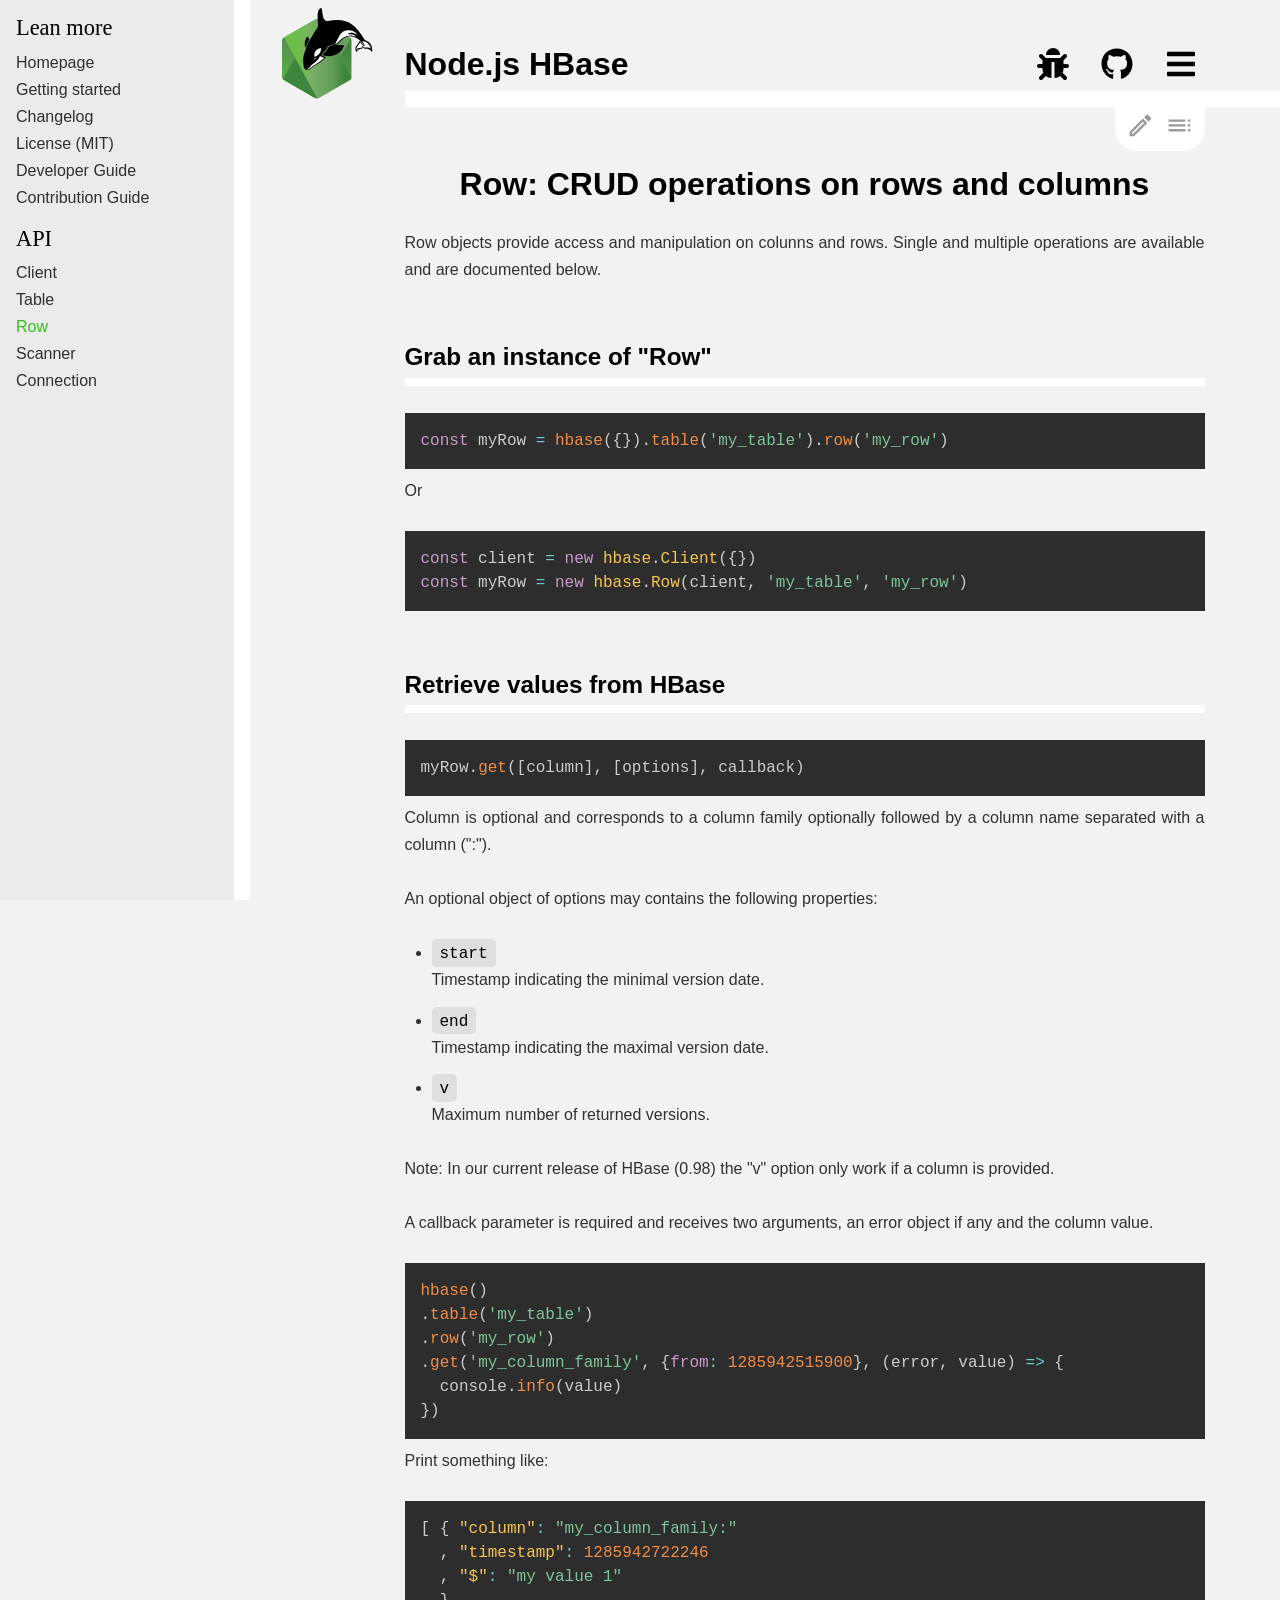
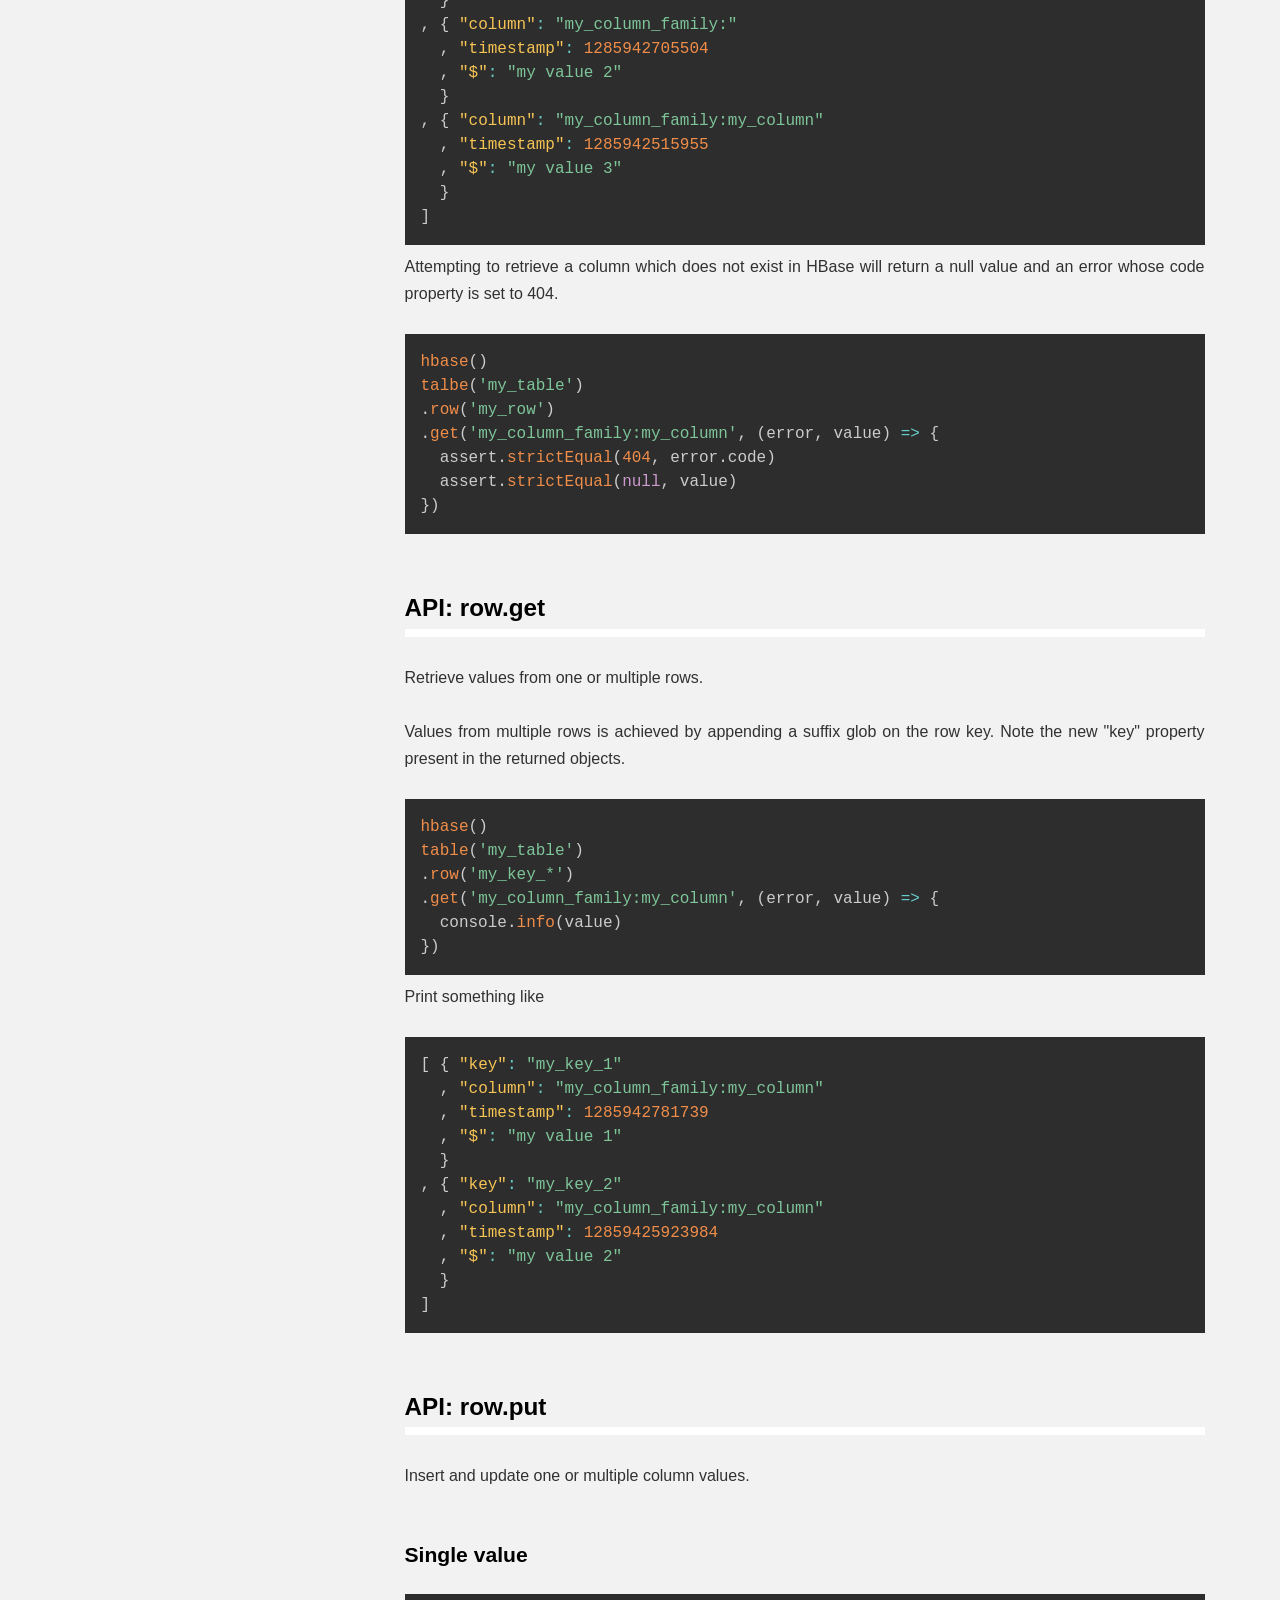
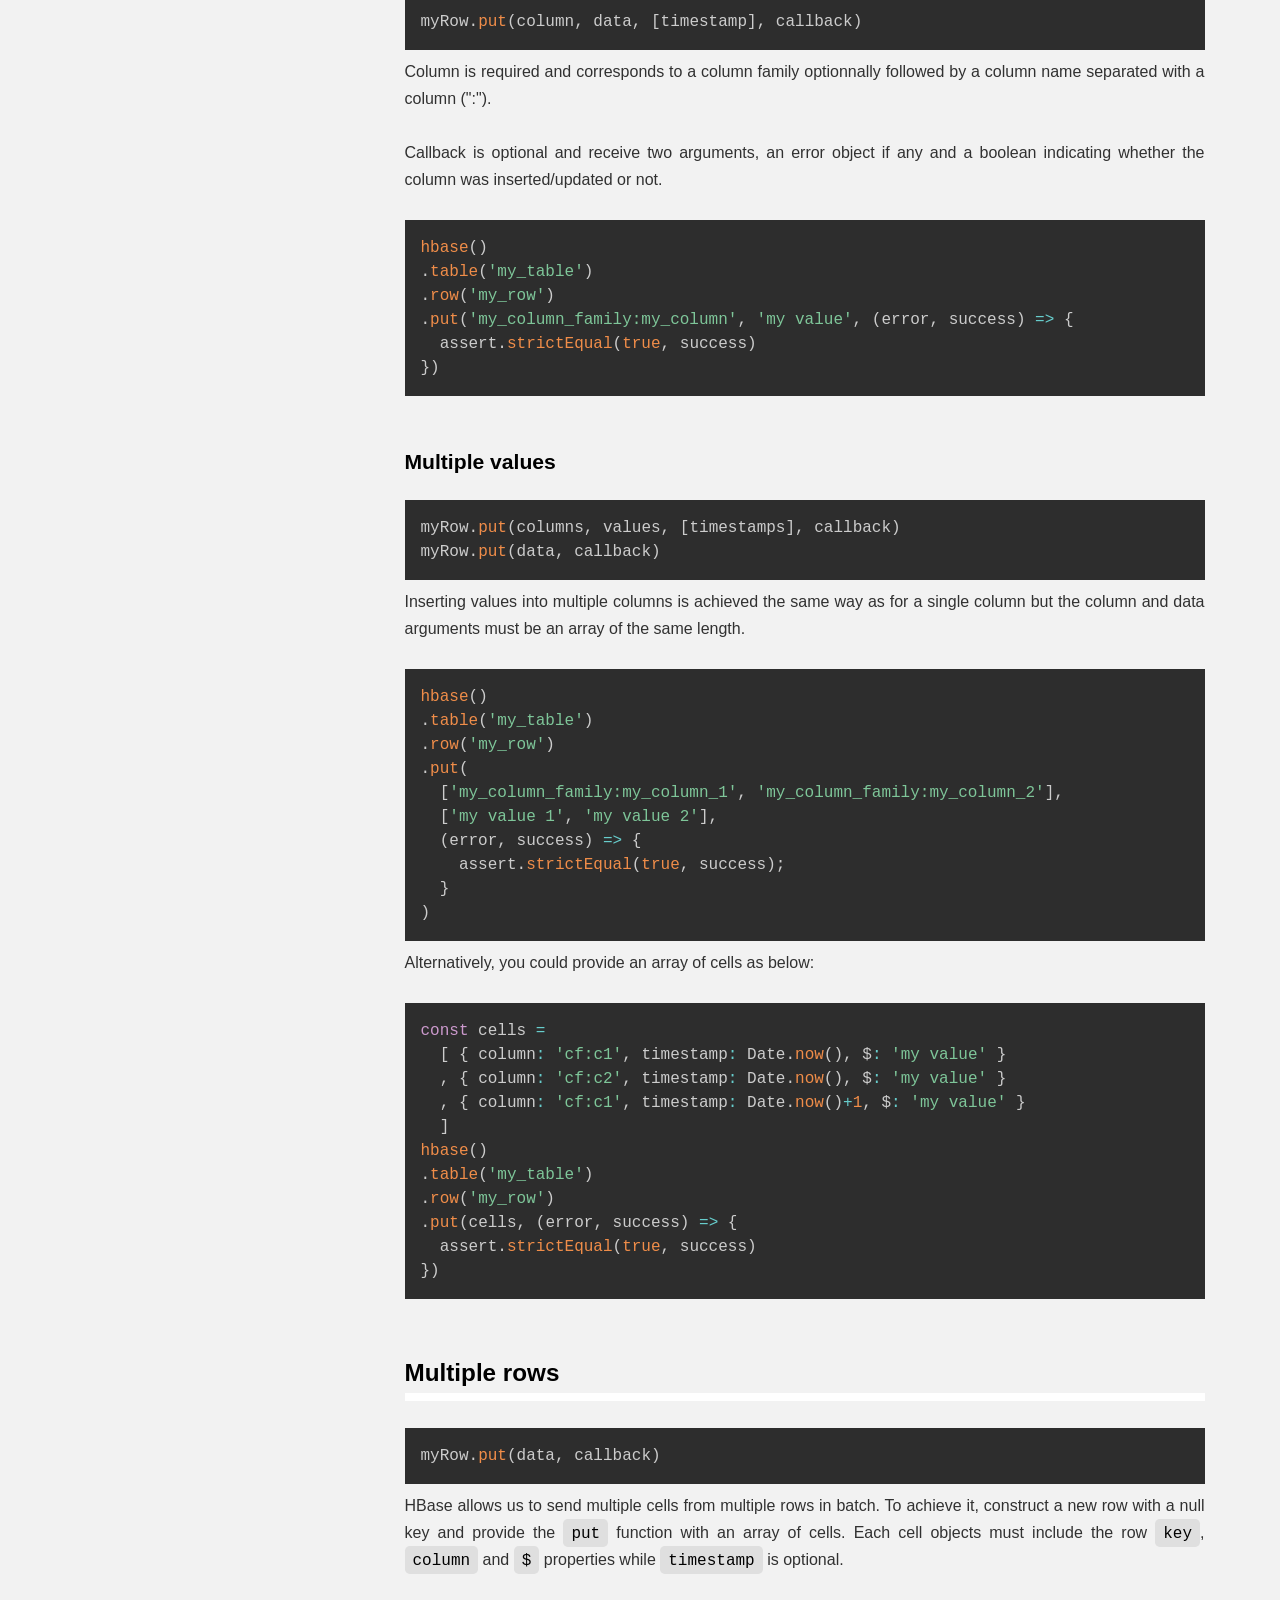
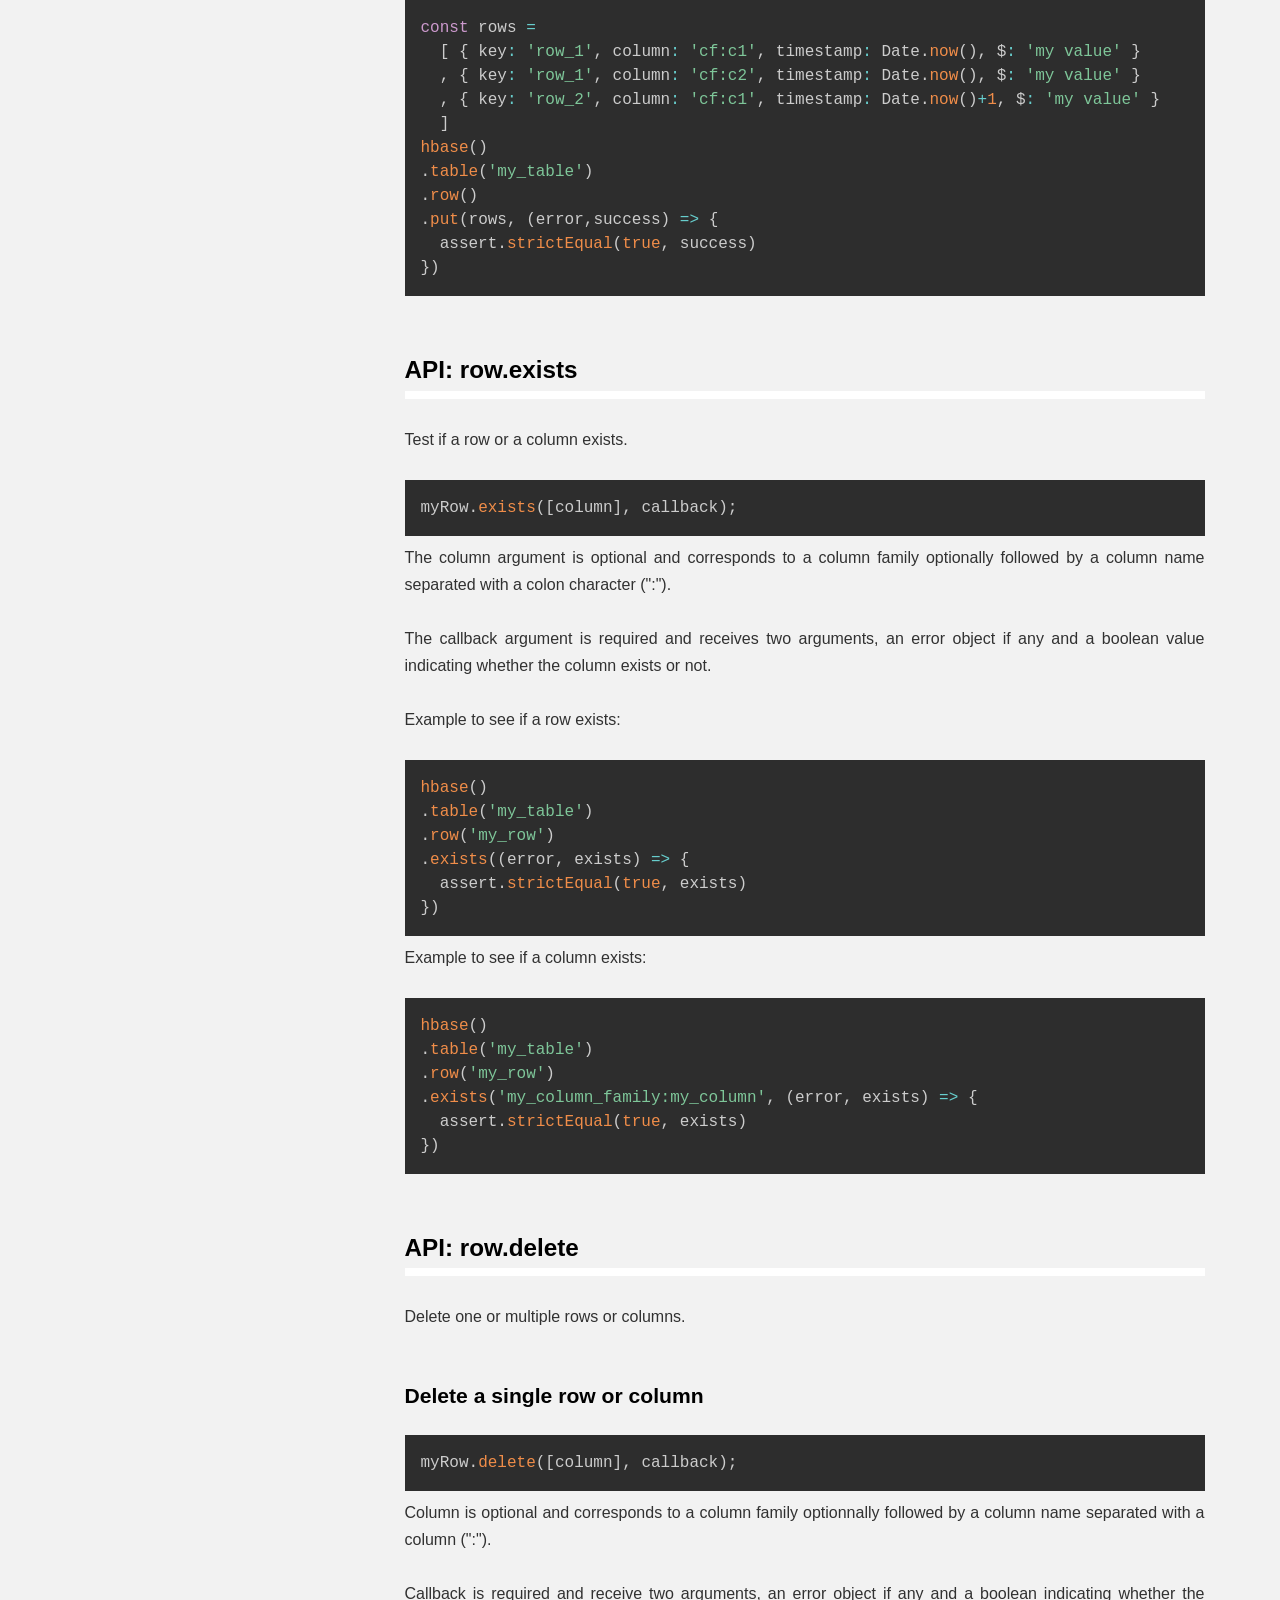
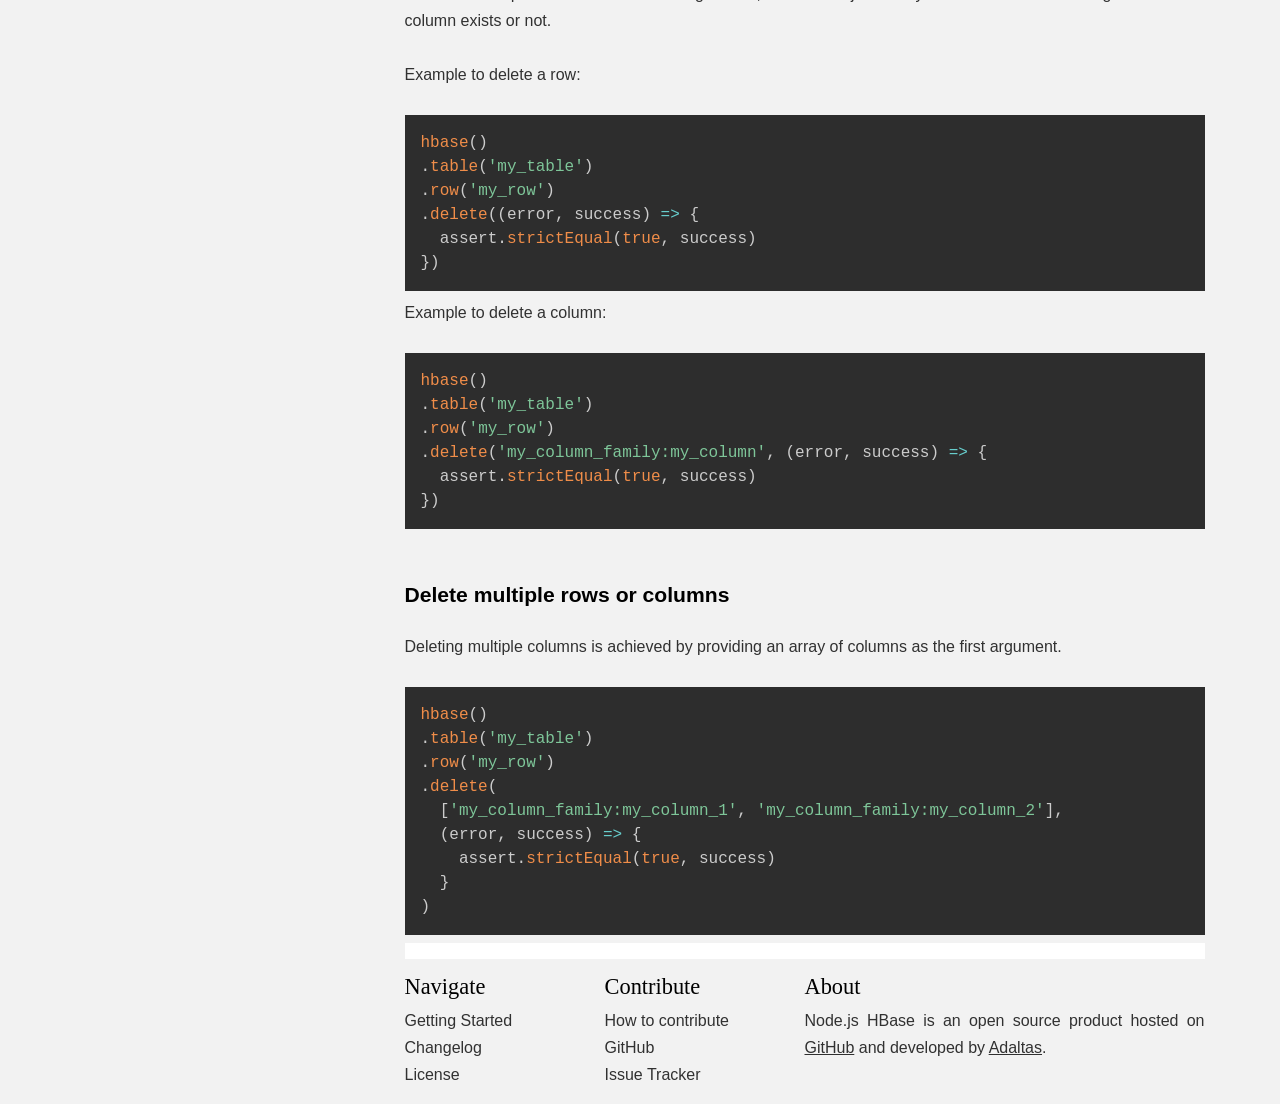
<file: api/row/index.html>
<!DOCTYPE html><html lang="en"><head><meta charSet="utf-8"/><meta http-equiv="x-ua-compatible" content="ie=edge"/><meta name="viewport" content="width=device-width, initial-scale=1, shrink-to-fit=no"/><style id="typography.js">html{font-family:sans-serif;-ms-text-size-adjust:100%;-webkit-text-size-adjust:100%}body{margin:0}article,aside,details,figcaption,figure,footer,header,main,menu,nav,section,summary{display:block}audio,canvas,progress,video{display:inline-block}audio:not([controls]){display:none;height:0}progress{vertical-align:baseline}[hidden],template{display:none}a{background-color:transparent;-webkit-text-decoration-skip:objects}a:active,a:hover{outline-width:0}abbr[title]{border-bottom:none;text-decoration:underline;text-decoration:underline dotted}b,strong{font-weight:inherit;font-weight:bolder}dfn{font-style:italic}h1{font-size:2em;margin:.67em 0}mark{background-color:#ff0;color:#000}small{font-size:80%}sub,sup{font-size:75%;line-height:0;position:relative;vertical-align:baseline}sub{bottom:-.25em}sup{top:-.5em}img{border-style:none}svg:not(:root){overflow:hidden}code,kbd,pre,samp{font-family:monospace,monospace;font-size:1em}figure{margin:1em 40px}hr{box-sizing:content-box;height:0;overflow:visible}button,input,optgroup,select,textarea{font:inherit;margin:0}optgroup{font-weight:700}button,input{overflow:visible}button,select{text-transform:none}[type=reset],[type=submit],button,html [type=button]{-webkit-appearance:button}[type=button]::-moz-focus-inner,[type=reset]::-moz-focus-inner,[type=submit]::-moz-focus-inner,button::-moz-focus-inner{border-style:none;padding:0}[type=button]:-moz-focusring,[type=reset]:-moz-focusring,[type=submit]:-moz-focusring,button:-moz-focusring{outline:1px dotted ButtonText}fieldset{border:1px solid silver;margin:0 2px;padding:.35em .625em .75em}legend{box-sizing:border-box;color:inherit;display:table;max-width:100%;padding:0;white-space:normal}textarea{overflow:auto}[type=checkbox],[type=radio]{box-sizing:border-box;padding:0}[type=number]::-webkit-inner-spin-button,[type=number]::-webkit-outer-spin-button{height:auto}[type=search]{-webkit-appearance:textfield;outline-offset:-2px}[type=search]::-webkit-search-cancel-button,[type=search]::-webkit-search-decoration{-webkit-appearance:none}::-webkit-input-placeholder{color:inherit;opacity:.54}::-webkit-file-upload-button{-webkit-appearance:button;font:inherit}html{font:100%/1.6875 'Arvo',sans-serif;box-sizing:border-box;overflow-y:scroll;}*{box-sizing:inherit;}*:before{box-sizing:inherit;}*:after{box-sizing:inherit;}body{color:hsla(0,0%,0%,0.8);font-family:'Arvo',sans-serif;font-weight:400;word-wrap:break-word;font-kerning:normal;-moz-font-feature-settings:"kern", "liga", "clig", "calt";-ms-font-feature-settings:"kern", "liga", "clig", "calt";-webkit-font-feature-settings:"kern", "liga", "clig", "calt";font-feature-settings:"kern", "liga", "clig", "calt";}img{max-width:100%;margin-left:0;margin-right:0;margin-top:0;padding-bottom:0;padding-left:0;padding-right:0;padding-top:0;margin-bottom:1.6875rem;}h1{margin-left:0;margin-right:0;margin-top:0;padding-bottom:0;padding-left:0;padding-right:0;padding-top:0;margin-bottom:1.6875rem;color:hsla(0,0%,0%,1);font-family:'Montserrat',sans-serif;font-weight:700;text-rendering:optimizeLegibility;font-size:2rem;line-height:1.1;}h2{margin-left:0;margin-right:0;margin-top:0;padding-bottom:0;padding-left:0;padding-right:0;padding-top:0;margin-bottom:1.6875rem;color:hsla(0,0%,0%,1);font-family:'Montserrat',sans-serif;font-weight:700;text-rendering:optimizeLegibility;font-size:1.51572rem;line-height:1.1;}h3{margin-left:0;margin-right:0;margin-top:0;padding-bottom:0;padding-left:0;padding-right:0;padding-top:0;margin-bottom:1.6875rem;color:hsla(0,0%,0%,1);font-family:'Montserrat',sans-serif;font-weight:700;text-rendering:optimizeLegibility;font-size:1.31951rem;line-height:1.1;}h4{margin-left:0;margin-right:0;margin-top:0;padding-bottom:0;padding-left:0;padding-right:0;padding-top:0;margin-bottom:1.6875rem;color:hsla(0,0%,0%,1);font-family:'Montserrat',sans-serif;font-weight:700;text-rendering:optimizeLegibility;font-size:1rem;line-height:1.1;}h5{margin-left:0;margin-right:0;margin-top:0;padding-bottom:0;padding-left:0;padding-right:0;padding-top:0;margin-bottom:1.6875rem;color:hsla(0,0%,0%,1);font-family:'Montserrat',sans-serif;font-weight:700;text-rendering:optimizeLegibility;font-size:0.87055rem;line-height:1.1;}h6{margin-left:0;margin-right:0;margin-top:0;padding-bottom:0;padding-left:0;padding-right:0;padding-top:0;margin-bottom:1.6875rem;color:hsla(0,0%,0%,1);font-family:'Montserrat',sans-serif;font-weight:700;text-rendering:optimizeLegibility;font-size:0.81225rem;line-height:1.1;}hgroup{margin-left:0;margin-right:0;margin-top:0;padding-bottom:0;padding-left:0;padding-right:0;padding-top:0;margin-bottom:1.6875rem;}ul{margin-left:1.6875rem;margin-right:0;margin-top:0;padding-bottom:0;padding-left:0;padding-right:0;padding-top:0;margin-bottom:1.6875rem;list-style-position:outside;list-style-image:none;}ol{margin-left:1.6875rem;margin-right:0;margin-top:0;padding-bottom:0;padding-left:0;padding-right:0;padding-top:0;margin-bottom:1.6875rem;list-style-position:outside;list-style-image:none;}dl{margin-left:0;margin-right:0;margin-top:0;padding-bottom:0;padding-left:0;padding-right:0;padding-top:0;margin-bottom:1.6875rem;}dd{margin-left:0;margin-right:0;margin-top:0;padding-bottom:0;padding-left:0;padding-right:0;padding-top:0;margin-bottom:1.6875rem;}p{margin-left:0;margin-right:0;margin-top:0;padding-bottom:0;padding-left:0;padding-right:0;padding-top:0;margin-bottom:1.6875rem;}figure{margin-left:0;margin-right:0;margin-top:0;padding-bottom:0;padding-left:0;padding-right:0;padding-top:0;margin-bottom:1.6875rem;}pre{margin-left:0;margin-right:0;margin-top:0;padding-bottom:0;padding-left:0;padding-right:0;padding-top:0;margin-bottom:1.6875rem;font-size:0.85rem;line-height:1.6875rem;}table{margin-left:0;margin-right:0;margin-top:0;padding-bottom:0;padding-left:0;padding-right:0;padding-top:0;margin-bottom:1.6875rem;font-size:1rem;line-height:1.6875rem;border-collapse:collapse;width:100%;}fieldset{margin-left:0;margin-right:0;margin-top:0;padding-bottom:0;padding-left:0;padding-right:0;padding-top:0;margin-bottom:1.6875rem;}blockquote{margin-left:0;margin-right:1.6875rem;margin-top:0;padding-bottom:0;padding-left:1.37109rem;padding-right:0;padding-top:0;margin-bottom:1.6875rem;font-size:1.1487rem;line-height:1.6875rem;color:hsla(0,0%,0%,0.59);border-left:0.31641rem solid #fca206;}form{margin-left:0;margin-right:0;margin-top:0;padding-bottom:0;padding-left:0;padding-right:0;padding-top:0;margin-bottom:1.6875rem;}noscript{margin-left:0;margin-right:0;margin-top:0;padding-bottom:0;padding-left:0;padding-right:0;padding-top:0;margin-bottom:1.6875rem;}iframe{margin-left:0;margin-right:0;margin-top:0;padding-bottom:0;padding-left:0;padding-right:0;padding-top:0;margin-bottom:1.6875rem;}hr{margin-left:0;margin-right:0;margin-top:0;padding-bottom:0;padding-left:0;padding-right:0;padding-top:0;margin-bottom:calc(1.6875rem - 1px);background:hsla(0,0%,0%,0.2);border:none;height:1px;}address{margin-left:0;margin-right:0;margin-top:0;padding-bottom:0;padding-left:0;padding-right:0;padding-top:0;margin-bottom:1.6875rem;}b{font-weight:700;}strong{font-weight:700;}dt{font-weight:700;}th{font-weight:700;}li{margin-bottom:calc(1.6875rem / 2);}ol li{padding-left:0;}ul li{padding-left:0;}li > ol{margin-left:1.6875rem;margin-bottom:calc(1.6875rem / 2);margin-top:calc(1.6875rem / 2);}li > ul{margin-left:1.6875rem;margin-bottom:calc(1.6875rem / 2);margin-top:calc(1.6875rem / 2);}blockquote *:last-child{margin-bottom:0;}li *:last-child{margin-bottom:0;}p *:last-child{margin-bottom:0;}li > p{margin-bottom:calc(1.6875rem / 2);}code{font-size:0.85rem;line-height:1.6875rem;}kbd{font-size:0.85rem;line-height:1.6875rem;}samp{font-size:0.85rem;line-height:1.6875rem;}abbr{border-bottom:1px dotted hsla(0,0%,0%,0.5);cursor:help;}acronym{border-bottom:1px dotted hsla(0,0%,0%,0.5);cursor:help;}abbr[title]{border-bottom:1px dotted hsla(0,0%,0%,0.5);cursor:help;text-decoration:none;}thead{text-align:left;}td,th{text-align:left;border-bottom:1px solid hsla(0,0%,0%,0.12);font-feature-settings:"tnum";-moz-font-feature-settings:"tnum";-ms-font-feature-settings:"tnum";-webkit-font-feature-settings:"tnum";padding-left:1.125rem;padding-right:1.125rem;padding-top:0.84375rem;padding-bottom:calc(0.84375rem - 1px);}th:first-child,td:first-child{padding-left:0;}th:last-child,td:last-child{padding-right:0;}a{color:#d65947;text-decoration:none;}a:hover,a:active{color:hsla(0,0%,0%,0.8);}h1,h2,h3,h4,h5,h6{margin-top:3.375rem;}blockquote > :last-child{margin-bottom:0;}blockquote cite{font-size:1rem;line-height:1.6875rem;color:hsla(0,0%,0%,0.8);font-weight:400;}blockquote cite:before{content:"— ";}@media only screen and (max-width:480px){blockquote{margin-left:-1.26563rem;margin-right:0;padding-left:0.94922rem;}}article h1{text-align:center;}article h2{border-bottom:.5rem solid #fff;line-height:2.53125rem;}article a{text-decoration:underline;color:#000;}article a:hover,a:active{color:#d65947;}</style><link rel="apple-touch-icon" sizes="96x96" href="/icons/icon-96x96.png?v=dd1270eb96bb1e26045a3b7bb36ad752"/><style id="glamor-styles">.css-o4mt9s,[data-css-o4mt9s]{position:relative;margin:0;padding-left:250px;}@media (max-width: 960px){.css-o4mt9s,[data-css-o4mt9s]{padding-left:0;}}.css-9fs1d8,[data-css-9fs1d8]{position:fixed;top:0;height:100vh;left:0;width:250px;overflow:auto;}.css-9fs1d8> *,[data-css-9fs1d8]> *{overflow:auto;}@media (max-width: 960px){.css-9fs1d8,[data-css-9fs1d8]{left:-250px;}}.css-1mu003q,[data-css-1mu003q]{box-sizing:border-box;flex-grow:0;max-width:15%;flex-basis:15%;padding:.5rem 2rem 0 2rem;-webkit-flex-grow:0;-webkit-flex-basis:15%;}@media (max-width: 960px){.css-1mu003q,[data-css-1mu003q]{padding:.5rem .5rem 0 .5rem;}}.css-1qj5nue,[data-css-1qj5nue]{font-size:2rem;font-weight:bold;}.css-1qj5nue a,[data-css-1qj5nue] a{color:#000;}.css-1qj5nue a:hover,[data-css-1qj5nue] a:hover{color:#34BF1C;}@media (max-width: 400px){.css-1qj5nue,[data-css-1qj5nue]{font-size:1.4rem;}}.css-2lrsej,[data-css-2lrsej]{flex:1 1 auto;-webkit-flex:1 1 auto;}@media (max-width: 960px){.css-vnrzkp,[data-css-vnrzkp]{margin-left:0 !important;width:36px !important;height:36px !important;}}@media (min-width: 960px){.css-vnrzkp,[data-css-vnrzkp]{margin-left:1rem !important;}}.css-uuhnl9,[data-css-uuhnl9]{color:#000;}@media (max-width: 960px){.css-uuhnl9,[data-css-uuhnl9]{width:1.3rem;height:1.3rem;}}@media (min-width: 960px){.css-uuhnl9,[data-css-uuhnl9]{width:2rem;height:2rem;}}.css-c6w8ci,[data-css-c6w8ci]{display:-webkit-box; display: -moz-box; display: -ms-flexbox; display: -webkit-flex; display: flex;max-width:800px;align-items:center;-webkit-box-align:center;-webkit-align-items:center;}@media (max-width: 960px){.css-c6w8ci,[data-css-c6w8ci]{margin-right:1rem;}}@media (min-width: 960px){.css-c6w8ci,[data-css-c6w8ci]{margin-right:2rem;}}.css-1hqhyjz,[data-css-1hqhyjz]{box-sizing:border-box;max-width:85%;flex-basis:85%;align-self:flex-end;-webkit-flex-basis:85%;-webkit-align-self:flex-end;}@media (min-width: 960px){.css-1hqhyjz,[data-css-1hqhyjz]{border-bottom:1rem solid #fff;}}.css-tdmiry,[data-css-tdmiry]{display:-webkit-box; display: -moz-box; display: -ms-flexbox; display: -webkit-flex; display: flex;}@media (max-width: 960px){.css-tdmiry,[data-css-tdmiry]{border-bottom:1rem solid #fff;}}.css-14mjesj,[data-css-14mjesj]{width:100%;display:-webkit-box; display: -moz-box; display: -ms-flexbox; display: -webkit-flex; display: flex;align-items:inherit;justify-content:inherit;-webkit-box-align:inherit;-webkit-align-items:inherit;-webkit-box-pack:inherit;-webkit-justify-content:inherit;}.css-1tjpe7r,[data-css-1tjpe7r]{display:-webkit-inline-box; display: -moz-inline-box; display: -ms-inline-flexbox; display: -webkit-inline-flex; display: inline-flex;position:relative;align-items:center;vertical-align:middle;justify-content:center;flex:0 0 auto;width:48px;height:48px;padding:0;font-size:1.5rem;text-align:center;text-decoration:none;border-radius:50%;transition:background-color 150ms cubic-bezier(0.4, 0, 0.2, 1);background-color:transparent;-webkit-box-align:center;-webkit-align-items:center;-webkit-box-pack:center;-webkit-justify-content:center;-webkit-flex:0 0 auto;-webkit-transition:background-color 150ms cubic-bezier(0.4, 0, 0.2, 1);-moz-transition:background-color 150ms cubic-bezier(0.4, 0, 0.2, 1);}.css-1tjpe7r:hover,[data-css-1tjpe7r]:hover{background-color:rgba(0, 0, 0, .08);}.css-msk631,[data-css-msk631]{transform:scale(.0);opacity:0.5;display:block;width:100%;height:100%;border-radius:50%;background-color:#000;-webkit-transform:scale(.0);}.css-h96g2f,[data-css-h96g2f]{top:0;left:0;width:100%;height:100%;display:block;position:absolute;overflow:hidden;z-index:0;pointer-events:none;}.css-2hpbxp,[data-css-2hpbxp]{display:-webkit-inline-box; display: -moz-inline-box; display: -ms-inline-flexbox; display: -webkit-inline-flex; display: inline-flex;position:relative;align-items:center;vertical-align:middle;justify-content:center;flex:0 0 auto;width:48px;height:48px;padding:0;font-size:1.5rem;text-align:center;text-decoration:none;border-radius:50%;transition:background-color 150ms cubic-bezier(0.4, 0, 0.2, 1);background-color:transparent;cursor:pointer;border:0;margin:0;-webkit-box-align:center;-webkit-align-items:center;-webkit-box-pack:center;-webkit-justify-content:center;-webkit-flex:0 0 auto;-webkit-transition:background-color 150ms cubic-bezier(0.4, 0, 0.2, 1);-moz-transition:background-color 150ms cubic-bezier(0.4, 0, 0.2, 1);}.css-2hpbxp:hover,[data-css-2hpbxp]:hover{background-color:rgba(0, 0, 0, .08);}.css-2hpbxp:focus,[data-css-2hpbxp]:focus{outline:none;}.css-hy452g,[data-css-hy452g]{background-color:#fff;}.css-hy452g > div,[data-css-hy452g] > div{padding:1rem;}.css-hy452g h2,[data-css-hy452g] h2{margin-top:0;}.css-hy452g ul,[data-css-hy452g] ul, .css-hy452g li, [data-css-hy452g] li{margin-top:0;margin-bottom:0;}.css-s3cchn,[data-css-s3cchn]{outline:none;}@media (max-width: 960px){.css-s3cchn,[data-css-s3cchn]{width:1.8rem !important;height:1.8rem !important;}}@media (min-width: 960px){.css-s3cchn,[data-css-s3cchn]{width:2.4rem !important;height:2.4rem !important;}}.css-12ypaem,[data-css-12ypaem]{fill:#9B9B9B;}@media (max-width: 960px){.css-12ypaem,[data-css-12ypaem]{width:1.4rem;height:1.4rem;}}@media (min-width: 960px){.css-12ypaem,[data-css-12ypaem]{width:1.8rem;height:1.8rem;}}.css-1gqx6h2,[data-css-1gqx6h2]{float:right;background-color:#fff;margin-bottom:1rem;padding:0 .4rem .4rem .4rem;}@media (max-width: 960px){.css-1gqx6h2,[data-css-1gqx6h2]{border-radius:0 0 1.8rem 1.8rem;}}@media (min-width: 960px){.css-1gqx6h2,[data-css-1gqx6h2]{border-radius:0 0 1.4rem 1.4rem;}}.css-3g72t1,[data-css-3g72t1]{clear:right;}.css-3g72t1 .toc,[data-css-3g72t1] .toc{background-color:#fff;padding:5px 0;display:none;}.css-3g72t1 .toc h2,[data-css-3g72t1] .toc h2{margin-top:0;}.css-3g72t1 .toc ul,[data-css-3g72t1] .toc ul{margin-top:0;margin-bottom:0;}.css-186opbb,[data-css-186opbb]{max-width:800px;}.css-186opbb :not(pre) > code[class*="language-"],[data-css-186opbb] :not(pre) > code[class*="language-"]{padding:.4em .5em .2em .5em;background:#DFDFDF;color:#000;}@media (max-width: 960px){.css-186opbb,[data-css-186opbb]{margin:0 1rem;}}@media (min-width: 960px){.css-186opbb,[data-css-186opbb]{margin:0 2rem 0 15%;text-align:justify;}}.css-rpurc2,[data-css-rpurc2]{flex:1;-webkit-flex:1;}@media (max-width: 960px){.css-rpurc2,[data-css-rpurc2]{flex:0 0 50%;-webkit-flex:0 0 50%;}}.css-1nyj4b5,[data-css-1nyj4b5]{flex:2;-webkit-flex:2;}@media (max-width: 960px){.css-1nyj4b5,[data-css-1nyj4b5]{flex:0 0 100%;-webkit-flex:0 0 100%;}}.css-jz2g0y,[data-css-jz2g0y]{max-width:800px;display:-webkit-box; display: -moz-box; display: -ms-flexbox; display: -webkit-flex; display: flex;flex-wrap:wrap;border-top:1rem solid #fff;padding-bottom:1rem;-webkit-box-lines:multiple;-webkit-flex-wrap:wrap;}.css-jz2g0y h1,[data-css-jz2g0y] h1{margin:1rem 0 .5rem 0;color:#000;font-family:Arvo sans-serif;font-weight:normal;font-size:1.4rem;text-align:left;}.css-jz2g0y ul,[data-css-jz2g0y] ul, .css-jz2g0y p, [data-css-jz2g0y] p{margin:0 0 0 0;}.css-jz2g0y li,[data-css-jz2g0y] li{margin:0;text-indent:0;list-style-type:none;}.css-jz2g0y a,[data-css-jz2g0y] a{color:hsla(0,0%,0%,0.8);}.css-jz2g0y a:hover,[data-css-jz2g0y] a:hover{color:#34BF1C;}.css-jz2g0y p a,[data-css-jz2g0y] p a{text-decoration:underline;}@media (max-width: 960px){.css-jz2g0y,[data-css-jz2g0y]{margin:0 1rem;}}@media (min-width: 960px){.css-jz2g0y,[data-css-jz2g0y]{margin:0 2rem 0 15%;text-align:justify;}}.css-178283y,[data-css-178283y]{display:block;padding:0 1rem 0 1rem;color:hsla(0,0%,0%,0.8);}.css-178283y:hover,[data-css-178283y]:hover{background-color:#fff;}.css-sf4hxo,[data-css-sf4hxo]{color:#34BF1C;}.css-sf4hxo:hover,[data-css-sf4hxo]:hover{cursor:default;color:#34BF1C;background-color:inherit;}.css-miwtlr,[data-css-miwtlr]{margin:0;padding:0;text-indent:0;list-style-type:none;}.css-jdk3d3,[data-css-jdk3d3]{position:relative;padding-top:1rem;padding-bottom:1rem;height:100% ;border-right:1rem solid #fff;background-color:#EBEBEB;}.css-jdk3d3 div,[data-css-jdk3d3] div{box-sizing:border-box;width:100%;}.css-jdk3d3 nav,[data-css-jdk3d3] nav{margin:0 0 1rem 0;}.css-jdk3d3 h1,[data-css-jdk3d3] h1{margin:0 0 .5rem 0;padding:0 1rem 0 1rem;color:#000;font-family:Arvo sans-serif;font-weight:normal;font-size:1.4rem;text-align:left;}.css-jdk3d3 ul,[data-css-jdk3d3] ul{margin:0;}</style><script id="glamor-ids">
        // <![CDATA[
        window._glamor = ["o4mt9s","9fs1d8","1mu003q","1qj5nue","2lrsej","vnrzkp","uuhnl9","c6w8ci","1hqhyjz","tdmiry","14mjesj","1tjpe7r","msk631","h96g2f","2hpbxp","hy452g","s3cchn","12ypaem","1gqx6h2","3g72t1","186opbb","rpurc2","1nyj4b5","jz2g0y","178283y","sf4hxo","miwtlr","jdk3d3"]
        // ]]>
        </script><title data-react-helmet="true">Node HBase - Row</title><meta data-react-helmet="true" name="description" content="CRUD operations on rows and columns"/><meta data-react-helmet="true" name="keywords" content="hbase, raw, column, value, version, delete, add, get, set, put, delete, exists"/><style type="text/css">
    .anchor.before {
      position: absolute;
      top: 0;
      left: 0;
      transform: translateX(-100%);
      padding-right: 4px;
    }
    .anchor.after {
      display: inline-block;
      padding-left: 4px;
    }
    h1 .anchor svg,
    h2 .anchor svg,
    h3 .anchor svg,
    h4 .anchor svg,
    h5 .anchor svg,
    h6 .anchor svg {
      visibility: hidden;
    }
    h1:hover .anchor svg,
    h2:hover .anchor svg,
    h3:hover .anchor svg,
    h4:hover .anchor svg,
    h5:hover .anchor svg,
    h6:hover .anchor svg,
    h1 .anchor:focus svg,
    h2 .anchor:focus svg,
    h3 .anchor:focus svg,
    h4 .anchor:focus svg,
    h5 .anchor:focus svg,
    h6 .anchor:focus svg {
      visibility: visible;
    }
  </style><script>
    document.addEventListener("DOMContentLoaded", function(event) {
      var hash = window.decodeURI(location.hash.replace('#', ''))
      if (hash !== '') {
        var element = document.getElementById(hash)
        if (element) {
          var scrollTop = window.pageYOffset || document.documentElement.scrollTop || document.body.scrollTop
          var clientTop = document.documentElement.clientTop || document.body.clientTop || 0
          var offset = element.getBoundingClientRect().top + scrollTop - clientTop
          // Wait for the browser to finish rendering before scrolling.
          setTimeout((function() {
            window.scrollTo(0, offset - 64)
          }), 0)
        }
      }
    })
  </script><style data-href="/styles.5d7732e7de363963594b.css">code[class*=language-],pre[class*=language-]{color:#ccc;background:none;font-family:Consolas,Monaco,Andale Mono,Ubuntu Mono,monospace;font-size:1em;text-align:left;white-space:pre;word-spacing:normal;word-break:normal;word-wrap:normal;line-height:1.5;-moz-tab-size:4;-o-tab-size:4;tab-size:4;-webkit-hyphens:none;-ms-hyphens:none;hyphens:none}pre[class*=language-]{padding:1em;margin:.5em 0;overflow:auto}:not(pre)>code[class*=language-],pre[class*=language-]{background:#2d2d2d}:not(pre)>code[class*=language-]{padding:.1em;border-radius:.3em;white-space:normal}.token.block-comment,.token.cdata,.token.comment,.token.doctype,.token.prolog{color:#999}.token.punctuation{color:#ccc}.token.attr-name,.token.deleted,.token.namespace,.token.tag{color:#e2777a}.token.function-name{color:#6196cc}.token.boolean,.token.function,.token.number{color:#f08d49}.token.class-name,.token.constant,.token.property,.token.symbol{color:#f8c555}.token.atrule,.token.builtin,.token.important,.token.keyword,.token.selector{color:#cc99cd}.token.attr-value,.token.char,.token.regex,.token.string,.token.variable{color:#7ec699}.token.entity,.token.operator,.token.url{color:#67cdcc}.token.bold,.token.important{font-weight:700}.token.italic{font-style:italic}.token.entity{cursor:help}.token.inserted{color:green}@font-face{font-family:Arvo;src:local("Arvo"),url(/static/font.arvo.400-0025b6197d8af8ca5ab5bf4764a5dbc6.woff2) format("woff2");font-style:normal;font-weight:400;font-display:optional;unicode-range:U+0-ff,U+131,U+152-153,U+2bb-2bc,U+2c6,U+2da,U+2dc,U+2000-206f,U+2074,U+20ac,U+2122,U+2191,U+2193,U+2212,U+2215,U+feff,U+fffd}@font-face{font-family:Arvo;src:local("Arvo Bold"),local("Arvo-Bold"),url(/static/font.arvo.700-b2d543619d0d58a8edbac122d72a4228.woff2) format("woff2");font-style:normal;font-weight:700;font-display:optional;unicode-range:U+0-ff,U+131,U+152-153,U+2bb-2bc,U+2c6,U+2da,U+2dc,U+2000-206f,U+2074,U+20ac,U+2122,U+2191,U+2193,U+2212,U+2215,U+feff,U+fffd}@font-face{font-family:Montserrat;src:local("Montserrat Bold"),local("Montserrat-Bold"),url(/static/font.montserrat.700-099915ec0e3026165710937defdc5fc3.woff2) format("woff2");font-style:normal;font-weight:700;font-display:optional;unicode-range:U+0-ff,U+131,U+152-153,U+2bb-2bc,U+2c6,U+2da,U+2dc,U+2000-206f,U+2074,U+20ac,U+2122,U+2191,U+2193,U+2212,U+2215,U+feff,U+fffd}body,html{background-color:#f2f2f2}</style><link rel="preconnect" href="https://www.google-analytics.com"/><link rel="dns-prefetch" href="https://www.google-analytics.com"/><link rel="icon" href="/favicon-32x32.png?v=dd1270eb96bb1e26045a3b7bb36ad752" type="image/png"/><link rel="manifest" href="/manifest.webmanifest"/><meta name="theme-color" content="#3E863D"/><link rel="apple-touch-icon" sizes="48x48" href="/icons/icon-48x48.png?v=dd1270eb96bb1e26045a3b7bb36ad752"/><link rel="apple-touch-icon" sizes="72x72" href="/icons/icon-72x72.png?v=dd1270eb96bb1e26045a3b7bb36ad752"/><meta name="generator" content="Gatsby 2.24.37"/><link rel="apple-touch-icon" sizes="144x144" href="/icons/icon-144x144.png?v=dd1270eb96bb1e26045a3b7bb36ad752"/><link rel="apple-touch-icon" sizes="192x192" href="/icons/icon-192x192.png?v=dd1270eb96bb1e26045a3b7bb36ad752"/><link rel="apple-touch-icon" sizes="256x256" href="/icons/icon-256x256.png?v=dd1270eb96bb1e26045a3b7bb36ad752"/><link rel="apple-touch-icon" sizes="384x384" href="/icons/icon-384x384.png?v=dd1270eb96bb1e26045a3b7bb36ad752"/><link rel="apple-touch-icon" sizes="512x512" href="/icons/icon-512x512.png?v=dd1270eb96bb1e26045a3b7bb36ad752"/><link rel="sitemap" type="application/xml" href="/sitemap.xml"/><link as="script" rel="preload" href="/framework-665e19c4e2ebc7681ad7.js"/><link as="script" rel="preload" href="/1bfc9850-a77a0e47a6ff388d2c28.js"/><link as="script" rel="preload" href="/component---src-templates-page-js-54dc1b0b9a1c73f09fa0.js"/><link as="script" rel="preload" href="/95d0e4c6d5428e4e5c144b1145f6c0d2357c0db3-72c2e59d3a2364992ba3.js"/><link as="script" rel="preload" href="/app-8506d7099b6c48f62904.js"/><link as="script" rel="preload" href="/styles-2d82ac8e3afc0c213061.js"/><link as="script" rel="preload" href="/webpack-runtime-c4d638747e5e044feb6d.js"/><link as="fetch" rel="preload" href="/page-data/api/row/page-data.json" crossorigin="anonymous"/><link as="fetch" rel="preload" href="/page-data/sq/d/2210122946.json" crossorigin="anonymous"/><link as="fetch" rel="preload" href="/page-data/app-data.json" crossorigin="anonymous"/></head><body><div id="___gatsby"><div style="outline:none" tabindex="-1" id="gatsby-focus-wrapper"><div class="css-o4mt9s"><header class="css-tdmiry"><div class="css-1mu003q"><a title="Visit homepage" href="/"><svg xmlns="http://www.w3.org/2000/svg" style="isolation:isolate" viewBox="0 0 400 400"><defs><clipPath id="_clipPath_wOC5kHfEUJBEVxHw4wkcn2HKTjhbiPtX"><rect width="400" height="400"></rect></clipPath></defs><g clip-path="url(#_clipPath_wOC5kHfEUJBEVxHw4wkcn2HKTjhbiPtX)"><g style="isolation:isolate"><clipPath id="_clipPath_L6UUssT70W97HcFDig89p0twFZhs3c5T"><path d="M 145.711 51.628 L 8.304 130.938 C 3.157 133.906 0 139.386 0 145.308 L 0 304.039 C 0 309.965 3.157 315.442 8.304 318.409 L 145.721 397.781 C 150.858 400.74 157.191 400.74 162.322 397.781 L 299.716 318.409 C 304.836 315.442 308 309.962 308 304.039 L 308 145.308 C 308 139.386 304.836 133.906 299.683 130.938 L 162.309 51.628 C 159.732 50.151 156.862 49.411 153.992 49.411 C 151.122 49.411 148.252 50.151 145.675 51.628" fill="#FFF"></path></clipPath><g clip-path="url(#_clipPath_L6UUssT70W97HcFDig89p0twFZhs3c5T)"><linearGradient id="_lgradient_15" x1="0.669" y1="0.159" x2="0.335" y2="0.842" gradientTransform="matrix(585.717 0 0 594.79 -138.862 -72.315)" gradientUnits="userSpaceOnUse"><stop offset="30%" stop-color="#3e863d"></stop><stop offset="50%" stop-color="#55934f"></stop><stop offset="80%" stop-color="#5aad45"></stop></linearGradient><path d="M 446.855 117.472 L 59.666 -72.315 L -138.862 332.679 L 248.318 522.475 L 446.855 117.472 Z" fill="url(#_lgradient_15)"></path></g><clipPath id="_clipPath_sBa4UojtW9GYpQ2tBjHtZmTAy1dv9Wab"><path d="M 3.405 314.117 C 4.719 315.823 6.363 317.301 8.297 318.409 L 126.168 386.493 L 145.802 397.778 C 148.738 399.474 152.084 400.192 155.371 399.947 C 156.467 399.859 157.563 399.654 158.633 399.35 L 303.555 133.994 C 302.446 132.788 301.148 131.776 299.693 130.929 L 209.721 78.973 L 162.162 51.609 C 160.812 50.826 159.347 50.272 157.857 49.88 L 3.405 314.117 Z" fill="#FFF"></path></clipPath><g clip-path="url(#_clipPath_sBa4UojtW9GYpQ2tBjHtZmTAy1dv9Wab)"><linearGradient id="_lgradient_16" x1="0.218" y1="0.713" x2="0.787" y2="0.293" gradientTransform="matrix(634.966 0 0 637.154 -164.001 -93.522)" gradientUnits="userSpaceOnUse"><stop offset="57%" stop-color="#3e863d"></stop><stop offset="72%" stop-color="#619857"></stop><stop offset="100%" stop-color="#76ac64"></stop></linearGradient><path d="M -164.001 173.605 L 109.394 543.633 L 470.964 276.496 L 197.552 -93.522 L -164.001 173.605 Z" fill="url(#_lgradient_16)"></path></g><clipPath id="_clipPath_5eLkKkR517IPGD4uNzCFhhzOFzNOP5lb"><path d="M 152.351 49.502 C 150.045 49.73 147.792 50.448 145.714 51.628 L 8.698 130.71 L 156.444 399.817 C 158.499 399.523 160.521 398.838 162.348 397.781 L 299.755 318.409 C 303.995 315.95 306.898 311.789 307.778 307.072 L 157.162 49.773 C 156.053 49.554 154.944 49.44 153.803 49.44 C 153.346 49.44 152.889 49.463 152.433 49.505" fill="#FFF"></path></clipPath><g clip-path="url(#_clipPath_5eLkKkR517IPGD4uNzCFhhzOFzNOP5lb)"><linearGradient id="_lgradient_17" y1="0.5" x2="1" y2="0.5" gradientTransform="matrix(299.024 0 0 350.383 8.695 49.44)" gradientUnits="userSpaceOnUse"><stop offset="16%" stop-color="#6bbf47"></stop><stop offset="38%" stop-color="#79b461"></stop><stop offset="47%" stop-color="#75ac64"></stop><stop offset="70%" stop-color="#659e5a"></stop><stop offset="90%" stop-color="#3e863d"></stop></linearGradient><path d="M 8.695 49.44 L 8.695 399.823 L 307.72 399.823 L 307.72 49.44 L 8.695 49.44 Z" fill="url(#_lgradient_17)"></path></g></g><g style="isolation:isolate"><path d="M 268.694 164.013 C 260.834 164.196 230.24 164.451 222.808 164.418 C 214.913 164.383 208.781 168.412 204.004 175.274 C 197.115 185.175 191.707 196.615 181.226 202.699 C 180.068 203.372 179.137 205.992 179.262 207.591 C 179.338 208.569 181.543 209.661 182.94 210.124 C 228.754 223.962 267.88 193.071 272.508 169.491 C 273.628 166.208 272.394 163.927 268.694 164.013 Z"></path><path d="M 121.266 138.187 C 119.41 135.268 117.391 132.166 115.44 129.008 C 113.906 126.524 112.46 125.962 110.249 128.302 C 100.95 138.138 97.623 163.05 103.886 175.515 C 109.699 163.031 115.585 150.388 121.266 138.187 Z"></path><path d="M 370.987 143.505 C 366.478 142.493 366.045 140.359 364.087 137.586 C 317.907 67.97 289.683 43.393 202.646 57.116 C 194.619 58.511 189.355 54.935 185.473 47.573 C 180.444 41.26 179.174 20.865 175.814 4.236 C 175.144 0.063 174.107 -0.909 170.713 0.803 C 165.127 3.623 161.428 8.642 159.759 15.126 C 158.322 20.711 157.035 26.636 157.113 32.384 C 157.292 45.607 158.172 58.83 159.108 72.02 C 159.628 79.36 158.72 85.724 154.273 91.575 C 149.217 98.228 144.866 105.579 140.172 112.597 C 123.213 137.955 109.096 165.12 99.939 195.417 C 95.283 210.816 91.708 226.406 94.037 242.98 C 94.828 248.608 95.228 254.307 95.814 259.973 C 96.519 266.789 104.697 274.978 110.701 274.864 C 117.594 274.734 123.567 271.456 128.778 266.803 C 137.98 258.587 148.141 252.403 158.543 246.532 C 170.928 239.542 182.304 230.817 191.907 219.319 C 192.614 218.472 193.177 217.467 193.901 216.396 C 189 215.044 184.495 214.049 180.128 212.534 C 175.369 210.881 174.425 206.81 177.633 202.39 C 178.707 200.91 189.102 191.166 192.423 186.974 C 195.576 182.994 197.984 178.259 200.914 174.032 C 206.17 166.444 213.006 162.167 221.587 161.974 C 226.738 161.86 231.896 161.765 237.046 161.899 C 241.119 162.004 244.374 160.509 247.577 157.51 C 271.016 132.995 287.592 122.584 306.639 125.664 C 329.646 128.306 346.815 142.224 360.721 162.374 C 361.234 163.116 361.669 164.151 361.574 165.216 C 361.48 166.281 360.137 165.769 360.137 165.769 C 360.137 165.769 348.964 152.409 343.724 146.159 C 340.895 150.658 337.008 157.145 336.966 157.204 C 333.719 161.748 329.733 165.695 326.949 170.557 C 322.427 178.45 324.353 190.226 330.467 194.804 C 330.988 193.89 331.847 193.031 331.969 192.052 C 332.441 188.267 332.709 185.413 336.638 185.121 C 338.42 184.989 337.146 182.614 340.527 182.407 C 341.582 182.5 341.501 183.521 342.556 183.428 C 343.409 183.289 343.788 181.611 344.708 181.155 C 346.534 180.25 348.963 180.362 350.761 180.446 C 354.094 180.603 355.687 178.602 356.12 176.159 C 356.407 174.549 356.537 173.284 357.228 170.457 C 358.824 177.741 362.972 179.94 368.119 179.888 C 370.552 179.863 373.055 179.284 375.402 179.764 C 381.118 180.18 382.13 181.645 385.351 183.045 C 390.317 185.199 394.83 187.797 396.544 194.515 C 399.221 194.095 399.109 191.023 399.131 188.322 C 399.602 165.995 389.738 150.176 370.987 143.505 Z"></path></g><g style="isolation:isolate" fill="#FFF"><path d="M 169.234 178.378 C 173.75 178.294 174.431 179.478 172.531 183.974 C 172.107 184.977 171.683 186.074 171.608 187.16 C 171.006 195.871 167.26 202.102 160.648 206.414 C 157.305 208.593 154.377 211.608 151.014 213.736 C 149.169 214.904 146.297 216.152 144.831 215.283 C 142.886 214.149 142.337 206.638 142.894 203.909 C 145.689 190.21 157.107 178.604 169.234 178.378 L 169.234 178.378 Z"></path><path d="M 147.964 219.431 C 149.151 219.648 149.084 220.61 149.089 222.006 C 149.094 223.402 144.392 228.216 142.128 226.608 C 139.824 224.901 146.775 219.213 147.964 219.431 Z"></path><path d="M 186.469 220.333 C 180.501 226.642 173.841 231.695 167.366 236.361 C 162.306 240.005 139.749 253.829 128.418 262.839 C 122.66 266.966 117.063 271.549 109.655 271.333 C 109.771 270.63 109.755 270.133 109.876 270.084 C 117.669 266.958 123.417 261.053 128.735 253.899 C 131.947 249.58 136.759 246.595 141.214 243.753 C 150.535 237.806 158.086 229.958 163.84 219.644 C 167.946 212.285 168.106 212.579 174.912 215.977 C 178.414 217.726 181.416 218.347 186.469 220.333 L 186.469 220.333 Z"></path><path d="M 296.149 115.934 C 305.082 115.723 309.173 116.909 315.507 118.602 C 320.525 119.992 324.031 123.827 326.081 126.928 C 286.547 110.296 264.296 133.336 245.127 154.092 C 242.178 157.536 242.12 158.437 235.033 157.925 C 241.3 146.842 247.014 135.616 252.611 124.497 C 270.715 88.532 316.21 94.691 331.843 115.547 C 332.481 116.399 333.45 118.657 333.45 118.657 C 333.45 118.657 318.655 109.611 307.774 109.611 C 301.22 109.611 299.577 110.164 295.526 110.96 C 294.457 111.171 292.669 112.229 292.684 114.017 C 292.699 115.807 294.939 115.738 296.149 115.934 L 296.149 115.934 Z"></path><path d="M 391.573 181.345 C 386.823 172.938 379.645 174.758 372.925 174.724 C 370.923 174.713 368.919 174.844 366.916 174.927 C 363.534 175.067 360.681 174.163 359.205 170.186 C 358.825 169.163 357.873 167.58 357.082 167.419 C 356.31 167.661 356.054 168.236 355.916 168.57 C 352.866 175.984 346.949 177.156 340.806 177.305 C 337.253 177.391 334.343 177.953 332.595 181.985 C 332.257 182.767 330.528 183.666 330.229 183.39 C 329.472 182.694 328.542 181.118 328.78 180.325 C 329.687 177.305 330.649 174.136 332.282 171.603 C 336.424 165.179 340.94 159.069 345.69 152.286 C 347.929 154.982 356.767 165.9 359.107 167.657 C 360.341 168.584 363.01 168.726 364.032 167.793 C 364.913 166.989 365.023 163.766 364.339 162.309 C 362.941 159.331 360.732 156.862 358.95 154.107 C 357.619 152.051 356.434 149.873 354.849 147.182 C 370.847 143.919 394.607 166.12 391.573 181.345 L 391.573 181.345 Z"></path></g></g></svg></a></div><div class="css-1hqhyjz"><div class="css-c6w8ci"><div class="css-1qj5nue"><a title="Visit homepage" href="/">Node.js HBase</a></div><div class="css-2lrsej"></div><a tabindex="0" href="https://github.com/adaltas/node-hbase/issues" role="button" color="inherit" aria-label="header-bug" data-for="header-tooltip" data-tip="Report an issue" target="_blank" rel="noopener" class="css-vnrzkp css-1tjpe7r"><span class="css-14mjesj"><svg stroke="currentColor" fill="currentColor" stroke-width="0" viewBox="0 0 512 512" class="css-uuhnl9" height="1em" width="1em" xmlns="http://www.w3.org/2000/svg"><path d="M511.988 288.9c-.478 17.43-15.217 31.1-32.653 31.1H424v16c0 21.864-4.882 42.584-13.6 61.145l60.228 60.228c12.496 12.497 12.496 32.758 0 45.255-12.498 12.497-32.759 12.496-45.256 0l-54.736-54.736C345.886 467.965 314.351 480 280 480V236c0-6.627-5.373-12-12-12h-24c-6.627 0-12 5.373-12 12v244c-34.351 0-65.886-12.035-90.636-32.108l-54.736 54.736c-12.498 12.497-32.759 12.496-45.256 0-12.496-12.497-12.496-32.758 0-45.255l60.228-60.228C92.882 378.584 88 357.864 88 336v-16H32.666C15.23 320 .491 306.33.013 288.9-.484 270.816 14.028 256 32 256h56v-58.745l-46.628-46.628c-12.496-12.497-12.496-32.758 0-45.255 12.498-12.497 32.758-12.497 45.256 0L141.255 160h229.489l54.627-54.627c12.498-12.497 32.758-12.497 45.256 0 12.496 12.497 12.496 32.758 0 45.255L424 197.255V256h56c17.972 0 32.484 14.816 31.988 32.9zM257 0c-61.856 0-112 50.144-112 112h224C369 50.144 318.856 0 257 0z"></path></svg></span><span class="css-h96g2f"><span class="css-msk631"></span></span></a><a tabindex="0" href="https://github.com/adaltas/node-hbase" role="button" color="inherit" aria-label="header-github" data-for="header-tooltip" data-tip="Toggle the menu" target="_blank" rel="noopener" class="css-vnrzkp css-1tjpe7r"><span class="css-14mjesj"><svg stroke="currentColor" fill="currentColor" stroke-width="0" viewBox="0 0 496 512" class="css-uuhnl9" height="1em" width="1em" xmlns="http://www.w3.org/2000/svg"><path d="M165.9 397.4c0 2-2.3 3.6-5.2 3.6-3.3.3-5.6-1.3-5.6-3.6 0-2 2.3-3.6 5.2-3.6 3-.3 5.6 1.3 5.6 3.6zm-31.1-4.5c-.7 2 1.3 4.3 4.3 4.9 2.6 1 5.6 0 6.2-2s-1.3-4.3-4.3-5.2c-2.6-.7-5.5.3-6.2 2.3zm44.2-1.7c-2.9.7-4.9 2.6-4.6 4.9.3 2 2.9 3.3 5.9 2.6 2.9-.7 4.9-2.6 4.6-4.6-.3-1.9-3-3.2-5.9-2.9zM244.8 8C106.1 8 0 113.3 0 252c0 110.9 69.8 205.8 169.5 239.2 12.8 2.3 17.3-5.6 17.3-12.1 0-6.2-.3-40.4-.3-61.4 0 0-70 15-84.7-29.8 0 0-11.4-29.1-27.8-36.6 0 0-22.9-15.7 1.6-15.4 0 0 24.9 2 38.6 25.8 21.9 38.6 58.6 27.5 72.9 20.9 2.3-16 8.8-27.1 16-33.7-55.9-6.2-112.3-14.3-112.3-110.5 0-27.5 7.6-41.3 23.6-58.9-2.6-6.5-11.1-33.3 2.6-67.9 20.9-6.5 69 27 69 27 20-5.6 41.5-8.5 62.8-8.5s42.8 2.9 62.8 8.5c0 0 48.1-33.6 69-27 13.7 34.7 5.2 61.4 2.6 67.9 16 17.7 25.8 31.5 25.8 58.9 0 96.5-58.9 104.2-114.8 110.5 9.2 7.9 17 22.9 17 46.4 0 33.7-.3 75.4-.3 83.6 0 6.5 4.6 14.4 17.3 12.1C428.2 457.8 496 362.9 496 252 496 113.3 383.5 8 244.8 8zM97.2 352.9c-1.3 1-1 3.3.7 5.2 1.6 1.6 3.9 2.3 5.2 1 1.3-1 1-3.3-.7-5.2-1.6-1.6-3.9-2.3-5.2-1zm-10.8-8.1c-.7 1.3.3 2.9 2.3 3.9 1.6 1 3.6.7 4.3-.7.7-1.3-.3-2.9-2.3-3.9-2-.6-3.6-.3-4.3.7zm32.4 35.6c-1.6 1.3-1 4.3 1.3 6.2 2.3 2.3 5.2 2.6 6.5 1 1.3-1.3.7-4.3-1.3-6.2-2.2-2.3-5.2-2.6-6.5-1zm-11.4-14.7c-1.6 1-1.6 3.6 0 5.9 1.6 2.3 4.3 3.3 5.6 2.3 1.6-1.3 1.6-3.9 0-6.2-1.4-2.3-4-3.3-5.6-2z"></path></svg></span><span class="css-h96g2f"><span class="css-msk631"></span></span></a><button tabindex="0" type="button" aria-label="header-menu" data-for="header-tooltip" data-tip="Toggle the menu" class="css-vnrzkp css-2hpbxp"><span class="css-14mjesj"><svg stroke="currentColor" fill="currentColor" stroke-width="0" viewBox="0 0 448 512" class="css-uuhnl9" height="1em" width="1em" xmlns="http://www.w3.org/2000/svg"><path d="M16 132h416c8.837 0 16-7.163 16-16V76c0-8.837-7.163-16-16-16H16C7.163 60 0 67.163 0 76v40c0 8.837 7.163 16 16 16zm0 160h416c8.837 0 16-7.163 16-16v-40c0-8.837-7.163-16-16-16H16c-8.837 0-16 7.163-16 16v40c0 8.837 7.163 16 16 16zm0 160h416c8.837 0 16-7.163 16-16v-40c0-8.837-7.163-16-16-16H16c-8.837 0-16 7.163-16 16v40c0 8.837 7.163 16 16 16z"></path></svg></span><span class="css-h96g2f"><span class="css-msk631"></span></span></button><div class="__react_component_tooltip t34b7531d-88af-41af-b89b-37a04ac3cfac place-bottom type-dark" id="header-tooltip" data-id="tooltip"><style>
  	.t34b7531d-88af-41af-b89b-37a04ac3cfac {
	    color: #fff;
	    background: #222;
	    border: 1px solid transparent;
  	}

  	.t34b7531d-88af-41af-b89b-37a04ac3cfac.place-top {
        margin-top: -10px;
    }
    .t34b7531d-88af-41af-b89b-37a04ac3cfac.place-top::before {
        border-top: 8px solid transparent;
    }
    .t34b7531d-88af-41af-b89b-37a04ac3cfac.place-top::after {
        border-left: 8px solid transparent;
        border-right: 8px solid transparent;
        bottom: -6px;
        left: 50%;
        margin-left: -8px;
        border-top-color: #222;
        border-top-style: solid;
        border-top-width: 6px;
    }

    .t34b7531d-88af-41af-b89b-37a04ac3cfac.place-bottom {
        margin-top: 10px;
    }
    .t34b7531d-88af-41af-b89b-37a04ac3cfac.place-bottom::before {
        border-bottom: 8px solid transparent;
    }
    .t34b7531d-88af-41af-b89b-37a04ac3cfac.place-bottom::after {
        border-left: 8px solid transparent;
        border-right: 8px solid transparent;
        top: -6px;
        left: 50%;
        margin-left: -8px;
        border-bottom-color: #222;
        border-bottom-style: solid;
        border-bottom-width: 6px;
    }

    .t34b7531d-88af-41af-b89b-37a04ac3cfac.place-left {
        margin-left: -10px;
    }
    .t34b7531d-88af-41af-b89b-37a04ac3cfac.place-left::before {
        border-left: 8px solid transparent;
    }
    .t34b7531d-88af-41af-b89b-37a04ac3cfac.place-left::after {
        border-top: 5px solid transparent;
        border-bottom: 5px solid transparent;
        right: -6px;
        top: 50%;
        margin-top: -4px;
        border-left-color: #222;
        border-left-style: solid;
        border-left-width: 6px;
    }

    .t34b7531d-88af-41af-b89b-37a04ac3cfac.place-right {
        margin-left: 10px;
    }
    .t34b7531d-88af-41af-b89b-37a04ac3cfac.place-right::before {
        border-right: 8px solid transparent;
    }
    .t34b7531d-88af-41af-b89b-37a04ac3cfac.place-right::after {
        border-top: 5px solid transparent;
        border-bottom: 5px solid transparent;
        left: -6px;
        top: 50%;
        margin-top: -4px;
        border-right-color: #222;
        border-right-style: solid;
        border-right-width: 6px;
    }
  </style></div></div></div></header><main class="css-186opbb"><div class="css-hy452g"></div><div class="css-1gqx6h2"><a tabindex="0" href="https://github.com/adaltas/node-hbase-docs/edit/master/src/md/api/row.md" role="button" color="inherit" aria-label="content-edit" data-for="content-tooltip" data-tip="Edit on GitHub" target="_blank" rel="noopener" class="css-s3cchn css-1tjpe7r"><span class="css-14mjesj"><svg viewBox="0 0 24 24" class="css-12ypaem"><path d="M14.06,9.02l0.92,0.92L5.92,19H5v-0.92L14.06,9.02 M17.66,3c-0.25,0-0.51,0.1-0.7,0.29l-1.83,1.83 l3.75,3.75l1.83-1.83c0.39-0.39,0.39-1.02,0-1.41l-2.34-2.34C18.17,3.09,17.92,3,17.66,3L17.66,3z M14.06,6.19L3,17.25V21h3.75 L17.81,9.94L14.06,6.19L14.06,6.19z"></path></svg></span><span class="css-h96g2f"><span class="css-msk631"></span></span></a><button tabindex="0" type="button" color="inherit" aria-label="content-toc" data-for="content-tooltip" data-tip="Toggle table of content" class="css-s3cchn css-2hpbxp"><span class="css-14mjesj"><svg viewBox="0 0 24 24" class="css-12ypaem"><path fill="none" d="M0,0h24v24H0V0z"></path><path fill="none" d="M0,0h24v24H0V0z"></path><path d="M3,9h14V7H3V9z M3,13h14v-2H3V13z M3,17h14v-2H3V17z M19,17h2v-2h-2V17z M19,7v2h2V7H19z M19,13h2v-2h-2V13z"></path></svg></span><span class="css-h96g2f"><span class="css-msk631"></span></span></button><div class="__react_component_tooltip tcc9b71f0-9cb5-43dd-80a5-48def74ae4ea place-bottom type-dark" id="content-tooltip" data-id="tooltip"><style>
  	.tcc9b71f0-9cb5-43dd-80a5-48def74ae4ea {
	    color: #fff;
	    background: #222;
	    border: 1px solid transparent;
  	}

  	.tcc9b71f0-9cb5-43dd-80a5-48def74ae4ea.place-top {
        margin-top: -10px;
    }
    .tcc9b71f0-9cb5-43dd-80a5-48def74ae4ea.place-top::before {
        border-top: 8px solid transparent;
    }
    .tcc9b71f0-9cb5-43dd-80a5-48def74ae4ea.place-top::after {
        border-left: 8px solid transparent;
        border-right: 8px solid transparent;
        bottom: -6px;
        left: 50%;
        margin-left: -8px;
        border-top-color: #222;
        border-top-style: solid;
        border-top-width: 6px;
    }

    .tcc9b71f0-9cb5-43dd-80a5-48def74ae4ea.place-bottom {
        margin-top: 10px;
    }
    .tcc9b71f0-9cb5-43dd-80a5-48def74ae4ea.place-bottom::before {
        border-bottom: 8px solid transparent;
    }
    .tcc9b71f0-9cb5-43dd-80a5-48def74ae4ea.place-bottom::after {
        border-left: 8px solid transparent;
        border-right: 8px solid transparent;
        top: -6px;
        left: 50%;
        margin-left: -8px;
        border-bottom-color: #222;
        border-bottom-style: solid;
        border-bottom-width: 6px;
    }

    .tcc9b71f0-9cb5-43dd-80a5-48def74ae4ea.place-left {
        margin-left: -10px;
    }
    .tcc9b71f0-9cb5-43dd-80a5-48def74ae4ea.place-left::before {
        border-left: 8px solid transparent;
    }
    .tcc9b71f0-9cb5-43dd-80a5-48def74ae4ea.place-left::after {
        border-top: 5px solid transparent;
        border-bottom: 5px solid transparent;
        right: -6px;
        top: 50%;
        margin-top: -4px;
        border-left-color: #222;
        border-left-style: solid;
        border-left-width: 6px;
    }

    .tcc9b71f0-9cb5-43dd-80a5-48def74ae4ea.place-right {
        margin-left: 10px;
    }
    .tcc9b71f0-9cb5-43dd-80a5-48def74ae4ea.place-right::before {
        border-right: 8px solid transparent;
    }
    .tcc9b71f0-9cb5-43dd-80a5-48def74ae4ea.place-right::after {
        border-top: 5px solid transparent;
        border-bottom: 5px solid transparent;
        left: -6px;
        top: 50%;
        margin-top: -4px;
        border-right-color: #222;
        border-right-style: solid;
        border-right-width: 6px;
    }
  </style></div></div><article class="css-3g72t1"><div><h1 id="row-crud-operations-on-rows-and-columns" style="position:relative;"><a href="#row-crud-operations-on-rows-and-columns" aria-label="row crud operations on rows and columns permalink" class="anchor before"><svg aria-hidden="true" focusable="false" height="16" version="1.1" viewBox="0 0 16 16" width="16"><path fill-rule="evenodd" d="M4 9h1v1H4c-1.5 0-3-1.69-3-3.5S2.55 3 4 3h4c1.45 0 3 1.69 3 3.5 0 1.41-.91 2.72-2 3.25V8.59c.58-.45 1-1.27 1-2.09C10 5.22 8.98 4 8 4H4c-.98 0-2 1.22-2 2.5S3 9 4 9zm9-3h-1v1h1c1 0 2 1.22 2 2.5S13.98 12 13 12H9c-.98 0-2-1.22-2-2.5 0-.83.42-1.64 1-2.09V6.25c-1.09.53-2 1.84-2 3.25C6 11.31 7.55 13 9 13h4c1.45 0 3-1.69 3-3.5S14.5 6 13 6z"></path></svg></a>Row: CRUD operations on rows and columns</h1>
<div class="toc">
<h2><a href="#toc" aria-hidden class="anchor"><svg aria-hidden="true" height="16" version="1.1" viewBox="0 0 16 16" width="16"><path fill-rule="evenodd" d="M4 9h1v1H4c-1.5 0-3-1.69-3-3.5S2.55 3 4 3h4c1.45 0 3 1.69 3 3.5 0 1.41-.91 2.72-2 3.25V8.59c.58-.45 1-1.27 1-2.09C10 5.22 8.98 4 8 4H4c-.98 0-2 1.22-2 2.5S3 9 4 9zm9-3h-1v1h1c1 0 2 1.22 2 2.5S13.98 12 13 12H9c-.98 0-2-1.22-2-2.5 0-.83.42-1.64 1-2.09V6.25c-1.09.53-2 1.84-2 3.25C6 11.31 7.55 13 9 13h4c1.45 0 3-1.69 3-3.5S14.5 6 13 6z"></path></svg></a>Table of Contents</h2>
<ul>
<li><a href="#grab-an-instance-of-row">Grab an instance of "Row"</a></li>
<li><a href="#retrieve-values-from-hbase">Retrieve values from HBase</a></li>
<li><a href="#api-rowget">API: row.get</a></li>
<li>
<p><a href="#api-rowput">API: row.put</a></p>
<ul>
<li><a href="#single-value">Single value</a></li>
<li><a href="#multiple-values">Multiple values</a></li>
</ul>
</li>
<li><a href="#multiple-rows">Multiple rows</a></li>
<li><a href="#api-rowexists">API: row.exists</a></li>
<li>
<p><a href="#api-rowdelete">API: row.delete</a></p>
<ul>
<li><a href="#delete-a-single-row-or-column">Delete a single row or column</a></li>
<li><a href="#delete-multiple-rows-or-columns">Delete multiple rows or columns</a></li>
</ul>
</li>
</ul>
</div>
<p>Row objects provide access and manipulation on colunns and rows. Single and multiple operations are available and are documented below.</p>
<h2 id="grab-an-instance-of-row" style="position:relative;"><a href="#grab-an-instance-of-row" aria-label="grab an instance of row permalink" class="anchor before"><svg aria-hidden="true" focusable="false" height="16" version="1.1" viewBox="0 0 16 16" width="16"><path fill-rule="evenodd" d="M4 9h1v1H4c-1.5 0-3-1.69-3-3.5S2.55 3 4 3h4c1.45 0 3 1.69 3 3.5 0 1.41-.91 2.72-2 3.25V8.59c.58-.45 1-1.27 1-2.09C10 5.22 8.98 4 8 4H4c-.98 0-2 1.22-2 2.5S3 9 4 9zm9-3h-1v1h1c1 0 2 1.22 2 2.5S13.98 12 13 12H9c-.98 0-2-1.22-2-2.5 0-.83.42-1.64 1-2.09V6.25c-1.09.53-2 1.84-2 3.25C6 11.31 7.55 13 9 13h4c1.45 0 3-1.69 3-3.5S14.5 6 13 6z"></path></svg></a>Grab an instance of "Row"</h2>
<div class="gatsby-highlight" data-language="javascript"><pre class="language-javascript"><code class="language-javascript"><span class="token keyword">const</span> myRow <span class="token operator">=</span> <span class="token function">hbase</span><span class="token punctuation">(</span><span class="token punctuation">{</span><span class="token punctuation">}</span><span class="token punctuation">)</span><span class="token punctuation">.</span><span class="token function">table</span><span class="token punctuation">(</span><span class="token string">'my_table'</span><span class="token punctuation">)</span><span class="token punctuation">.</span><span class="token function">row</span><span class="token punctuation">(</span><span class="token string">'my_row'</span><span class="token punctuation">)</span></code></pre></div>
<p>Or</p>
<div class="gatsby-highlight" data-language="javascript"><pre class="language-javascript"><code class="language-javascript"><span class="token keyword">const</span> client <span class="token operator">=</span> <span class="token keyword">new</span> <span class="token class-name">hbase<span class="token punctuation">.</span>Client</span><span class="token punctuation">(</span><span class="token punctuation">{</span><span class="token punctuation">}</span><span class="token punctuation">)</span>
<span class="token keyword">const</span> myRow <span class="token operator">=</span> <span class="token keyword">new</span> <span class="token class-name">hbase<span class="token punctuation">.</span>Row</span><span class="token punctuation">(</span>client<span class="token punctuation">,</span> <span class="token string">'my_table'</span><span class="token punctuation">,</span> <span class="token string">'my_row'</span><span class="token punctuation">)</span></code></pre></div>
<h2 id="retrieve-values-from-hbase" style="position:relative;"><a href="#retrieve-values-from-hbase" aria-label="retrieve values from hbase permalink" class="anchor before"><svg aria-hidden="true" focusable="false" height="16" version="1.1" viewBox="0 0 16 16" width="16"><path fill-rule="evenodd" d="M4 9h1v1H4c-1.5 0-3-1.69-3-3.5S2.55 3 4 3h4c1.45 0 3 1.69 3 3.5 0 1.41-.91 2.72-2 3.25V8.59c.58-.45 1-1.27 1-2.09C10 5.22 8.98 4 8 4H4c-.98 0-2 1.22-2 2.5S3 9 4 9zm9-3h-1v1h1c1 0 2 1.22 2 2.5S13.98 12 13 12H9c-.98 0-2-1.22-2-2.5 0-.83.42-1.64 1-2.09V6.25c-1.09.53-2 1.84-2 3.25C6 11.31 7.55 13 9 13h4c1.45 0 3-1.69 3-3.5S14.5 6 13 6z"></path></svg></a>Retrieve values from HBase</h2>
<div class="gatsby-highlight" data-language="javascript"><pre class="language-javascript"><code class="language-javascript">myRow<span class="token punctuation">.</span><span class="token function">get</span><span class="token punctuation">(</span><span class="token punctuation">[</span>column<span class="token punctuation">]</span><span class="token punctuation">,</span> <span class="token punctuation">[</span>options<span class="token punctuation">]</span><span class="token punctuation">,</span> callback<span class="token punctuation">)</span></code></pre></div>
<p>Column is optional and corresponds to a column family optionally followed by a column name separated with a column (":").</p>
<p>An optional object of options may contains the following properties:</p>
<ul>
<li><code class="language-text">start</code><br>
Timestamp indicating the minimal version date.</li>
<li><code class="language-text">end</code><br>
Timestamp indicating the maximal version date.</li>
<li><code class="language-text">v</code><br>
Maximum number of returned versions.</li>
</ul>
<p>Note: In our current release of HBase (0.98) the "v" option only work if a column is provided.</p>
<p>A callback parameter is required and receives two arguments, an error object if any and the column value.</p>
<div class="gatsby-highlight" data-language="javascript"><pre class="language-javascript"><code class="language-javascript"><span class="token function">hbase</span><span class="token punctuation">(</span><span class="token punctuation">)</span>
<span class="token punctuation">.</span><span class="token function">table</span><span class="token punctuation">(</span><span class="token string">'my_table'</span><span class="token punctuation">)</span>
<span class="token punctuation">.</span><span class="token function">row</span><span class="token punctuation">(</span><span class="token string">'my_row'</span><span class="token punctuation">)</span>
<span class="token punctuation">.</span><span class="token function">get</span><span class="token punctuation">(</span><span class="token string">'my_column_family'</span><span class="token punctuation">,</span> <span class="token punctuation">{</span><span class="token keyword">from</span><span class="token operator">:</span> <span class="token number">1285942515900</span><span class="token punctuation">}</span><span class="token punctuation">,</span> <span class="token punctuation">(</span><span class="token parameter">error<span class="token punctuation">,</span> value</span><span class="token punctuation">)</span> <span class="token operator">=></span> <span class="token punctuation">{</span>
  console<span class="token punctuation">.</span><span class="token function">info</span><span class="token punctuation">(</span>value<span class="token punctuation">)</span>
<span class="token punctuation">}</span><span class="token punctuation">)</span></code></pre></div>
<p>Print something like:</p>
<div class="gatsby-highlight" data-language="json"><pre class="language-json"><code class="language-json"><span class="token punctuation">[</span> <span class="token punctuation">{</span> <span class="token property">"column"</span><span class="token operator">:</span> <span class="token string">"my_column_family:"</span>
  <span class="token punctuation">,</span> <span class="token property">"timestamp"</span><span class="token operator">:</span> <span class="token number">1285942722246</span>
  <span class="token punctuation">,</span> <span class="token property">"$"</span><span class="token operator">:</span> <span class="token string">"my value 1"</span>
  <span class="token punctuation">}</span>
<span class="token punctuation">,</span> <span class="token punctuation">{</span> <span class="token property">"column"</span><span class="token operator">:</span> <span class="token string">"my_column_family:"</span>
  <span class="token punctuation">,</span> <span class="token property">"timestamp"</span><span class="token operator">:</span> <span class="token number">1285942705504</span>
  <span class="token punctuation">,</span> <span class="token property">"$"</span><span class="token operator">:</span> <span class="token string">"my value 2"</span>
  <span class="token punctuation">}</span>
<span class="token punctuation">,</span> <span class="token punctuation">{</span> <span class="token property">"column"</span><span class="token operator">:</span> <span class="token string">"my_column_family:my_column"</span>
  <span class="token punctuation">,</span> <span class="token property">"timestamp"</span><span class="token operator">:</span> <span class="token number">1285942515955</span>
  <span class="token punctuation">,</span> <span class="token property">"$"</span><span class="token operator">:</span> <span class="token string">"my value 3"</span>
  <span class="token punctuation">}</span>
<span class="token punctuation">]</span></code></pre></div>
<p>Attempting to retrieve a column which does not exist in HBase will return a null value and an error whose code property is set to 404.</p>
<div class="gatsby-highlight" data-language="javascript"><pre class="language-javascript"><code class="language-javascript"><span class="token function">hbase</span><span class="token punctuation">(</span><span class="token punctuation">)</span>
<span class="token function">talbe</span><span class="token punctuation">(</span><span class="token string">'my_table'</span><span class="token punctuation">)</span>
<span class="token punctuation">.</span><span class="token function">row</span><span class="token punctuation">(</span><span class="token string">'my_row'</span><span class="token punctuation">)</span>
<span class="token punctuation">.</span><span class="token function">get</span><span class="token punctuation">(</span><span class="token string">'my_column_family:my_column'</span><span class="token punctuation">,</span> <span class="token punctuation">(</span><span class="token parameter">error<span class="token punctuation">,</span> value</span><span class="token punctuation">)</span> <span class="token operator">=></span> <span class="token punctuation">{</span>
  assert<span class="token punctuation">.</span><span class="token function">strictEqual</span><span class="token punctuation">(</span><span class="token number">404</span><span class="token punctuation">,</span> error<span class="token punctuation">.</span>code<span class="token punctuation">)</span>
  assert<span class="token punctuation">.</span><span class="token function">strictEqual</span><span class="token punctuation">(</span><span class="token keyword">null</span><span class="token punctuation">,</span> value<span class="token punctuation">)</span>
<span class="token punctuation">}</span><span class="token punctuation">)</span></code></pre></div>
<h2 id="api-rowget" style="position:relative;"><a href="#api-rowget" aria-label="api rowget permalink" class="anchor before"><svg aria-hidden="true" focusable="false" height="16" version="1.1" viewBox="0 0 16 16" width="16"><path fill-rule="evenodd" d="M4 9h1v1H4c-1.5 0-3-1.69-3-3.5S2.55 3 4 3h4c1.45 0 3 1.69 3 3.5 0 1.41-.91 2.72-2 3.25V8.59c.58-.45 1-1.27 1-2.09C10 5.22 8.98 4 8 4H4c-.98 0-2 1.22-2 2.5S3 9 4 9zm9-3h-1v1h1c1 0 2 1.22 2 2.5S13.98 12 13 12H9c-.98 0-2-1.22-2-2.5 0-.83.42-1.64 1-2.09V6.25c-1.09.53-2 1.84-2 3.25C6 11.31 7.55 13 9 13h4c1.45 0 3-1.69 3-3.5S14.5 6 13 6z"></path></svg></a>API: row.get</h2>
<p>Retrieve values from one or multiple rows.</p>
<p>Values from multiple rows is achieved by appending a suffix glob on the row key. Note the new "key" property present in the returned objects.</p>
<div class="gatsby-highlight" data-language="javascript"><pre class="language-javascript"><code class="language-javascript"><span class="token function">hbase</span><span class="token punctuation">(</span><span class="token punctuation">)</span>
<span class="token function">table</span><span class="token punctuation">(</span><span class="token string">'my_table'</span><span class="token punctuation">)</span>
<span class="token punctuation">.</span><span class="token function">row</span><span class="token punctuation">(</span><span class="token string">'my_key_*'</span><span class="token punctuation">)</span>
<span class="token punctuation">.</span><span class="token function">get</span><span class="token punctuation">(</span><span class="token string">'my_column_family:my_column'</span><span class="token punctuation">,</span> <span class="token punctuation">(</span><span class="token parameter">error<span class="token punctuation">,</span> value</span><span class="token punctuation">)</span> <span class="token operator">=></span> <span class="token punctuation">{</span>
  console<span class="token punctuation">.</span><span class="token function">info</span><span class="token punctuation">(</span>value<span class="token punctuation">)</span>
<span class="token punctuation">}</span><span class="token punctuation">)</span></code></pre></div>
<p>Print something like</p>
<div class="gatsby-highlight" data-language="json"><pre class="language-json"><code class="language-json"><span class="token punctuation">[</span> <span class="token punctuation">{</span> <span class="token property">"key"</span><span class="token operator">:</span> <span class="token string">"my_key_1"</span>
  <span class="token punctuation">,</span> <span class="token property">"column"</span><span class="token operator">:</span> <span class="token string">"my_column_family:my_column"</span>
  <span class="token punctuation">,</span> <span class="token property">"timestamp"</span><span class="token operator">:</span> <span class="token number">1285942781739</span>
  <span class="token punctuation">,</span> <span class="token property">"$"</span><span class="token operator">:</span> <span class="token string">"my value 1"</span>
  <span class="token punctuation">}</span>
<span class="token punctuation">,</span> <span class="token punctuation">{</span> <span class="token property">"key"</span><span class="token operator">:</span> <span class="token string">"my_key_2"</span>
  <span class="token punctuation">,</span> <span class="token property">"column"</span><span class="token operator">:</span> <span class="token string">"my_column_family:my_column"</span>
  <span class="token punctuation">,</span> <span class="token property">"timestamp"</span><span class="token operator">:</span> <span class="token number">12859425923984</span>
  <span class="token punctuation">,</span> <span class="token property">"$"</span><span class="token operator">:</span> <span class="token string">"my value 2"</span>
  <span class="token punctuation">}</span>
<span class="token punctuation">]</span></code></pre></div>
<h2 id="api-rowput" style="position:relative;"><a href="#api-rowput" aria-label="api rowput permalink" class="anchor before"><svg aria-hidden="true" focusable="false" height="16" version="1.1" viewBox="0 0 16 16" width="16"><path fill-rule="evenodd" d="M4 9h1v1H4c-1.5 0-3-1.69-3-3.5S2.55 3 4 3h4c1.45 0 3 1.69 3 3.5 0 1.41-.91 2.72-2 3.25V8.59c.58-.45 1-1.27 1-2.09C10 5.22 8.98 4 8 4H4c-.98 0-2 1.22-2 2.5S3 9 4 9zm9-3h-1v1h1c1 0 2 1.22 2 2.5S13.98 12 13 12H9c-.98 0-2-1.22-2-2.5 0-.83.42-1.64 1-2.09V6.25c-1.09.53-2 1.84-2 3.25C6 11.31 7.55 13 9 13h4c1.45 0 3-1.69 3-3.5S14.5 6 13 6z"></path></svg></a>API: row.put</h2>
<p>Insert and update one or multiple column values.</p>
<h3 id="single-value" style="position:relative;"><a href="#single-value" aria-label="single value permalink" class="anchor before"><svg aria-hidden="true" focusable="false" height="16" version="1.1" viewBox="0 0 16 16" width="16"><path fill-rule="evenodd" d="M4 9h1v1H4c-1.5 0-3-1.69-3-3.5S2.55 3 4 3h4c1.45 0 3 1.69 3 3.5 0 1.41-.91 2.72-2 3.25V8.59c.58-.45 1-1.27 1-2.09C10 5.22 8.98 4 8 4H4c-.98 0-2 1.22-2 2.5S3 9 4 9zm9-3h-1v1h1c1 0 2 1.22 2 2.5S13.98 12 13 12H9c-.98 0-2-1.22-2-2.5 0-.83.42-1.64 1-2.09V6.25c-1.09.53-2 1.84-2 3.25C6 11.31 7.55 13 9 13h4c1.45 0 3-1.69 3-3.5S14.5 6 13 6z"></path></svg></a>Single value</h3>
<div class="gatsby-highlight" data-language="javascript"><pre class="language-javascript"><code class="language-javascript">myRow<span class="token punctuation">.</span><span class="token function">put</span><span class="token punctuation">(</span>column<span class="token punctuation">,</span> data<span class="token punctuation">,</span> <span class="token punctuation">[</span>timestamp<span class="token punctuation">]</span><span class="token punctuation">,</span> callback<span class="token punctuation">)</span></code></pre></div>
<p>Column is required and corresponds to a column family optionnally followed by a column name separated with a column (":").</p>
<p>Callback is optional and receive two arguments, an error object if any and a boolean indicating whether the column was inserted/updated or not.</p>
<div class="gatsby-highlight" data-language="javascript"><pre class="language-javascript"><code class="language-javascript"><span class="token function">hbase</span><span class="token punctuation">(</span><span class="token punctuation">)</span>
<span class="token punctuation">.</span><span class="token function">table</span><span class="token punctuation">(</span><span class="token string">'my_table'</span><span class="token punctuation">)</span>
<span class="token punctuation">.</span><span class="token function">row</span><span class="token punctuation">(</span><span class="token string">'my_row'</span><span class="token punctuation">)</span>
<span class="token punctuation">.</span><span class="token function">put</span><span class="token punctuation">(</span><span class="token string">'my_column_family:my_column'</span><span class="token punctuation">,</span> <span class="token string">'my value'</span><span class="token punctuation">,</span> <span class="token punctuation">(</span><span class="token parameter">error<span class="token punctuation">,</span> success</span><span class="token punctuation">)</span> <span class="token operator">=></span> <span class="token punctuation">{</span>
  assert<span class="token punctuation">.</span><span class="token function">strictEqual</span><span class="token punctuation">(</span><span class="token boolean">true</span><span class="token punctuation">,</span> success<span class="token punctuation">)</span>
<span class="token punctuation">}</span><span class="token punctuation">)</span></code></pre></div>
<h3 id="multiple-values" style="position:relative;"><a href="#multiple-values" aria-label="multiple values permalink" class="anchor before"><svg aria-hidden="true" focusable="false" height="16" version="1.1" viewBox="0 0 16 16" width="16"><path fill-rule="evenodd" d="M4 9h1v1H4c-1.5 0-3-1.69-3-3.5S2.55 3 4 3h4c1.45 0 3 1.69 3 3.5 0 1.41-.91 2.72-2 3.25V8.59c.58-.45 1-1.27 1-2.09C10 5.22 8.98 4 8 4H4c-.98 0-2 1.22-2 2.5S3 9 4 9zm9-3h-1v1h1c1 0 2 1.22 2 2.5S13.98 12 13 12H9c-.98 0-2-1.22-2-2.5 0-.83.42-1.64 1-2.09V6.25c-1.09.53-2 1.84-2 3.25C6 11.31 7.55 13 9 13h4c1.45 0 3-1.69 3-3.5S14.5 6 13 6z"></path></svg></a>Multiple values</h3>
<div class="gatsby-highlight" data-language="javascript"><pre class="language-javascript"><code class="language-javascript">myRow<span class="token punctuation">.</span><span class="token function">put</span><span class="token punctuation">(</span>columns<span class="token punctuation">,</span> values<span class="token punctuation">,</span> <span class="token punctuation">[</span>timestamps<span class="token punctuation">]</span><span class="token punctuation">,</span> callback<span class="token punctuation">)</span>
myRow<span class="token punctuation">.</span><span class="token function">put</span><span class="token punctuation">(</span>data<span class="token punctuation">,</span> callback<span class="token punctuation">)</span></code></pre></div>
<p>Inserting values into multiple columns is achieved the same way as for a single column but the column and data arguments must be an array of the same length.</p>
<div class="gatsby-highlight" data-language="javascript"><pre class="language-javascript"><code class="language-javascript"><span class="token function">hbase</span><span class="token punctuation">(</span><span class="token punctuation">)</span>
<span class="token punctuation">.</span><span class="token function">table</span><span class="token punctuation">(</span><span class="token string">'my_table'</span><span class="token punctuation">)</span>
<span class="token punctuation">.</span><span class="token function">row</span><span class="token punctuation">(</span><span class="token string">'my_row'</span><span class="token punctuation">)</span>
<span class="token punctuation">.</span><span class="token function">put</span><span class="token punctuation">(</span>
  <span class="token punctuation">[</span><span class="token string">'my_column_family:my_column_1'</span><span class="token punctuation">,</span> <span class="token string">'my_column_family:my_column_2'</span><span class="token punctuation">]</span><span class="token punctuation">,</span>
  <span class="token punctuation">[</span><span class="token string">'my value 1'</span><span class="token punctuation">,</span> <span class="token string">'my value 2'</span><span class="token punctuation">]</span><span class="token punctuation">,</span>
  <span class="token punctuation">(</span><span class="token parameter">error<span class="token punctuation">,</span> success</span><span class="token punctuation">)</span> <span class="token operator">=></span> <span class="token punctuation">{</span>
    assert<span class="token punctuation">.</span><span class="token function">strictEqual</span><span class="token punctuation">(</span><span class="token boolean">true</span><span class="token punctuation">,</span> success<span class="token punctuation">)</span><span class="token punctuation">;</span>
  <span class="token punctuation">}</span>
<span class="token punctuation">)</span></code></pre></div>
<p>Alternatively, you could provide an array of cells as below:</p>
<div class="gatsby-highlight" data-language="javascript"><pre class="language-javascript"><code class="language-javascript"><span class="token keyword">const</span> cells <span class="token operator">=</span>
  <span class="token punctuation">[</span> <span class="token punctuation">{</span> column<span class="token operator">:</span> <span class="token string">'cf:c1'</span><span class="token punctuation">,</span> timestamp<span class="token operator">:</span> Date<span class="token punctuation">.</span><span class="token function">now</span><span class="token punctuation">(</span><span class="token punctuation">)</span><span class="token punctuation">,</span> $<span class="token operator">:</span> <span class="token string">'my value'</span> <span class="token punctuation">}</span>
  <span class="token punctuation">,</span> <span class="token punctuation">{</span> column<span class="token operator">:</span> <span class="token string">'cf:c2'</span><span class="token punctuation">,</span> timestamp<span class="token operator">:</span> Date<span class="token punctuation">.</span><span class="token function">now</span><span class="token punctuation">(</span><span class="token punctuation">)</span><span class="token punctuation">,</span> $<span class="token operator">:</span> <span class="token string">'my value'</span> <span class="token punctuation">}</span>
  <span class="token punctuation">,</span> <span class="token punctuation">{</span> column<span class="token operator">:</span> <span class="token string">'cf:c1'</span><span class="token punctuation">,</span> timestamp<span class="token operator">:</span> Date<span class="token punctuation">.</span><span class="token function">now</span><span class="token punctuation">(</span><span class="token punctuation">)</span><span class="token operator">+</span><span class="token number">1</span><span class="token punctuation">,</span> $<span class="token operator">:</span> <span class="token string">'my value'</span> <span class="token punctuation">}</span>
  <span class="token punctuation">]</span>
<span class="token function">hbase</span><span class="token punctuation">(</span><span class="token punctuation">)</span>
<span class="token punctuation">.</span><span class="token function">table</span><span class="token punctuation">(</span><span class="token string">'my_table'</span><span class="token punctuation">)</span>
<span class="token punctuation">.</span><span class="token function">row</span><span class="token punctuation">(</span><span class="token string">'my_row'</span><span class="token punctuation">)</span>
<span class="token punctuation">.</span><span class="token function">put</span><span class="token punctuation">(</span>cells<span class="token punctuation">,</span> <span class="token punctuation">(</span><span class="token parameter">error<span class="token punctuation">,</span> success</span><span class="token punctuation">)</span> <span class="token operator">=></span> <span class="token punctuation">{</span>
  assert<span class="token punctuation">.</span><span class="token function">strictEqual</span><span class="token punctuation">(</span><span class="token boolean">true</span><span class="token punctuation">,</span> success<span class="token punctuation">)</span>
<span class="token punctuation">}</span><span class="token punctuation">)</span></code></pre></div>
<h2 id="multiple-rows" style="position:relative;"><a href="#multiple-rows" aria-label="multiple rows permalink" class="anchor before"><svg aria-hidden="true" focusable="false" height="16" version="1.1" viewBox="0 0 16 16" width="16"><path fill-rule="evenodd" d="M4 9h1v1H4c-1.5 0-3-1.69-3-3.5S2.55 3 4 3h4c1.45 0 3 1.69 3 3.5 0 1.41-.91 2.72-2 3.25V8.59c.58-.45 1-1.27 1-2.09C10 5.22 8.98 4 8 4H4c-.98 0-2 1.22-2 2.5S3 9 4 9zm9-3h-1v1h1c1 0 2 1.22 2 2.5S13.98 12 13 12H9c-.98 0-2-1.22-2-2.5 0-.83.42-1.64 1-2.09V6.25c-1.09.53-2 1.84-2 3.25C6 11.31 7.55 13 9 13h4c1.45 0 3-1.69 3-3.5S14.5 6 13 6z"></path></svg></a>Multiple rows</h2>
<div class="gatsby-highlight" data-language="javascript"><pre class="language-javascript"><code class="language-javascript">myRow<span class="token punctuation">.</span><span class="token function">put</span><span class="token punctuation">(</span>data<span class="token punctuation">,</span> callback<span class="token punctuation">)</span></code></pre></div>
<p>HBase allows us to send multiple cells from multiple rows in batch. To achieve it, construct a new row with a null key and provide the <code class="language-text">put</code> function with an array of cells. Each cell objects must include the row <code class="language-text">key</code>, <code class="language-text">column</code> and <code class="language-text">$</code> properties while <code class="language-text">timestamp</code> is optional.</p>
<div class="gatsby-highlight" data-language="javascript"><pre class="language-javascript"><code class="language-javascript"><span class="token keyword">const</span> rows <span class="token operator">=</span> 
  <span class="token punctuation">[</span> <span class="token punctuation">{</span> key<span class="token operator">:</span> <span class="token string">'row_1'</span><span class="token punctuation">,</span> column<span class="token operator">:</span> <span class="token string">'cf:c1'</span><span class="token punctuation">,</span> timestamp<span class="token operator">:</span> Date<span class="token punctuation">.</span><span class="token function">now</span><span class="token punctuation">(</span><span class="token punctuation">)</span><span class="token punctuation">,</span> $<span class="token operator">:</span> <span class="token string">'my value'</span> <span class="token punctuation">}</span>
  <span class="token punctuation">,</span> <span class="token punctuation">{</span> key<span class="token operator">:</span> <span class="token string">'row_1'</span><span class="token punctuation">,</span> column<span class="token operator">:</span> <span class="token string">'cf:c2'</span><span class="token punctuation">,</span> timestamp<span class="token operator">:</span> Date<span class="token punctuation">.</span><span class="token function">now</span><span class="token punctuation">(</span><span class="token punctuation">)</span><span class="token punctuation">,</span> $<span class="token operator">:</span> <span class="token string">'my value'</span> <span class="token punctuation">}</span>
  <span class="token punctuation">,</span> <span class="token punctuation">{</span> key<span class="token operator">:</span> <span class="token string">'row_2'</span><span class="token punctuation">,</span> column<span class="token operator">:</span> <span class="token string">'cf:c1'</span><span class="token punctuation">,</span> timestamp<span class="token operator">:</span> Date<span class="token punctuation">.</span><span class="token function">now</span><span class="token punctuation">(</span><span class="token punctuation">)</span><span class="token operator">+</span><span class="token number">1</span><span class="token punctuation">,</span> $<span class="token operator">:</span> <span class="token string">'my value'</span> <span class="token punctuation">}</span>
  <span class="token punctuation">]</span>
<span class="token function">hbase</span><span class="token punctuation">(</span><span class="token punctuation">)</span>
<span class="token punctuation">.</span><span class="token function">table</span><span class="token punctuation">(</span><span class="token string">'my_table'</span><span class="token punctuation">)</span>
<span class="token punctuation">.</span><span class="token function">row</span><span class="token punctuation">(</span><span class="token punctuation">)</span>
<span class="token punctuation">.</span><span class="token function">put</span><span class="token punctuation">(</span>rows<span class="token punctuation">,</span> <span class="token punctuation">(</span><span class="token parameter">error<span class="token punctuation">,</span>success</span><span class="token punctuation">)</span> <span class="token operator">=></span> <span class="token punctuation">{</span>
  assert<span class="token punctuation">.</span><span class="token function">strictEqual</span><span class="token punctuation">(</span><span class="token boolean">true</span><span class="token punctuation">,</span> success<span class="token punctuation">)</span>
<span class="token punctuation">}</span><span class="token punctuation">)</span></code></pre></div>
<h2 id="api-rowexists" style="position:relative;"><a href="#api-rowexists" aria-label="api rowexists permalink" class="anchor before"><svg aria-hidden="true" focusable="false" height="16" version="1.1" viewBox="0 0 16 16" width="16"><path fill-rule="evenodd" d="M4 9h1v1H4c-1.5 0-3-1.69-3-3.5S2.55 3 4 3h4c1.45 0 3 1.69 3 3.5 0 1.41-.91 2.72-2 3.25V8.59c.58-.45 1-1.27 1-2.09C10 5.22 8.98 4 8 4H4c-.98 0-2 1.22-2 2.5S3 9 4 9zm9-3h-1v1h1c1 0 2 1.22 2 2.5S13.98 12 13 12H9c-.98 0-2-1.22-2-2.5 0-.83.42-1.64 1-2.09V6.25c-1.09.53-2 1.84-2 3.25C6 11.31 7.55 13 9 13h4c1.45 0 3-1.69 3-3.5S14.5 6 13 6z"></path></svg></a>API: row.exists</h2>
<p>Test if a row or a column exists.</p>
<div class="gatsby-highlight" data-language="javascript"><pre class="language-javascript"><code class="language-javascript">myRow<span class="token punctuation">.</span><span class="token function">exists</span><span class="token punctuation">(</span><span class="token punctuation">[</span>column<span class="token punctuation">]</span><span class="token punctuation">,</span> callback<span class="token punctuation">)</span><span class="token punctuation">;</span></code></pre></div>
<p>The column argument is optional and corresponds to a column family optionally followed by a column name separated with a colon character (":").</p>
<p>The callback argument is required and receives two arguments, an error object if any and a boolean value indicating whether the column exists or not.</p>
<p>Example to see if a row exists:</p>
<div class="gatsby-highlight" data-language="javascript"><pre class="language-javascript"><code class="language-javascript"><span class="token function">hbase</span><span class="token punctuation">(</span><span class="token punctuation">)</span>
<span class="token punctuation">.</span><span class="token function">table</span><span class="token punctuation">(</span><span class="token string">'my_table'</span><span class="token punctuation">)</span>
<span class="token punctuation">.</span><span class="token function">row</span><span class="token punctuation">(</span><span class="token string">'my_row'</span><span class="token punctuation">)</span>
<span class="token punctuation">.</span><span class="token function">exists</span><span class="token punctuation">(</span><span class="token punctuation">(</span><span class="token parameter">error<span class="token punctuation">,</span> exists</span><span class="token punctuation">)</span> <span class="token operator">=></span> <span class="token punctuation">{</span>
  assert<span class="token punctuation">.</span><span class="token function">strictEqual</span><span class="token punctuation">(</span><span class="token boolean">true</span><span class="token punctuation">,</span> exists<span class="token punctuation">)</span>
<span class="token punctuation">}</span><span class="token punctuation">)</span></code></pre></div>
<p>Example to see if a column exists:</p>
<div class="gatsby-highlight" data-language="javascript"><pre class="language-javascript"><code class="language-javascript"><span class="token function">hbase</span><span class="token punctuation">(</span><span class="token punctuation">)</span>
<span class="token punctuation">.</span><span class="token function">table</span><span class="token punctuation">(</span><span class="token string">'my_table'</span><span class="token punctuation">)</span>
<span class="token punctuation">.</span><span class="token function">row</span><span class="token punctuation">(</span><span class="token string">'my_row'</span><span class="token punctuation">)</span>
<span class="token punctuation">.</span><span class="token function">exists</span><span class="token punctuation">(</span><span class="token string">'my_column_family:my_column'</span><span class="token punctuation">,</span> <span class="token punctuation">(</span><span class="token parameter">error<span class="token punctuation">,</span> exists</span><span class="token punctuation">)</span> <span class="token operator">=></span> <span class="token punctuation">{</span>
  assert<span class="token punctuation">.</span><span class="token function">strictEqual</span><span class="token punctuation">(</span><span class="token boolean">true</span><span class="token punctuation">,</span> exists<span class="token punctuation">)</span>
<span class="token punctuation">}</span><span class="token punctuation">)</span></code></pre></div>
<h2 id="api-rowdelete" style="position:relative;"><a href="#api-rowdelete" aria-label="api rowdelete permalink" class="anchor before"><svg aria-hidden="true" focusable="false" height="16" version="1.1" viewBox="0 0 16 16" width="16"><path fill-rule="evenodd" d="M4 9h1v1H4c-1.5 0-3-1.69-3-3.5S2.55 3 4 3h4c1.45 0 3 1.69 3 3.5 0 1.41-.91 2.72-2 3.25V8.59c.58-.45 1-1.27 1-2.09C10 5.22 8.98 4 8 4H4c-.98 0-2 1.22-2 2.5S3 9 4 9zm9-3h-1v1h1c1 0 2 1.22 2 2.5S13.98 12 13 12H9c-.98 0-2-1.22-2-2.5 0-.83.42-1.64 1-2.09V6.25c-1.09.53-2 1.84-2 3.25C6 11.31 7.55 13 9 13h4c1.45 0 3-1.69 3-3.5S14.5 6 13 6z"></path></svg></a>API: row.delete</h2>
<p>Delete one or multiple rows or columns.</p>
<h3 id="delete-a-single-row-or-column" style="position:relative;"><a href="#delete-a-single-row-or-column" aria-label="delete a single row or column permalink" class="anchor before"><svg aria-hidden="true" focusable="false" height="16" version="1.1" viewBox="0 0 16 16" width="16"><path fill-rule="evenodd" d="M4 9h1v1H4c-1.5 0-3-1.69-3-3.5S2.55 3 4 3h4c1.45 0 3 1.69 3 3.5 0 1.41-.91 2.72-2 3.25V8.59c.58-.45 1-1.27 1-2.09C10 5.22 8.98 4 8 4H4c-.98 0-2 1.22-2 2.5S3 9 4 9zm9-3h-1v1h1c1 0 2 1.22 2 2.5S13.98 12 13 12H9c-.98 0-2-1.22-2-2.5 0-.83.42-1.64 1-2.09V6.25c-1.09.53-2 1.84-2 3.25C6 11.31 7.55 13 9 13h4c1.45 0 3-1.69 3-3.5S14.5 6 13 6z"></path></svg></a>Delete a single row or column</h3>
<div class="gatsby-highlight" data-language="javascript"><pre class="language-javascript"><code class="language-javascript">myRow<span class="token punctuation">.</span><span class="token function">delete</span><span class="token punctuation">(</span><span class="token punctuation">[</span>column<span class="token punctuation">]</span><span class="token punctuation">,</span> callback<span class="token punctuation">)</span><span class="token punctuation">;</span></code></pre></div>
<p>Column is optional and corresponds to a column family optionnally followed by a column name separated with a column (":").</p>
<p>Callback is required and receive two arguments, an error object if any and a boolean indicating whether the column exists or not.</p>
<p>Example to delete a row:</p>
<div class="gatsby-highlight" data-language="javascript"><pre class="language-javascript"><code class="language-javascript"><span class="token function">hbase</span><span class="token punctuation">(</span><span class="token punctuation">)</span>
<span class="token punctuation">.</span><span class="token function">table</span><span class="token punctuation">(</span><span class="token string">'my_table'</span><span class="token punctuation">)</span>
<span class="token punctuation">.</span><span class="token function">row</span><span class="token punctuation">(</span><span class="token string">'my_row'</span><span class="token punctuation">)</span>
<span class="token punctuation">.</span><span class="token function">delete</span><span class="token punctuation">(</span><span class="token punctuation">(</span><span class="token parameter">error<span class="token punctuation">,</span> success</span><span class="token punctuation">)</span> <span class="token operator">=></span> <span class="token punctuation">{</span>
  assert<span class="token punctuation">.</span><span class="token function">strictEqual</span><span class="token punctuation">(</span><span class="token boolean">true</span><span class="token punctuation">,</span> success<span class="token punctuation">)</span>
<span class="token punctuation">}</span><span class="token punctuation">)</span></code></pre></div>
<p>Example to delete a column:</p>
<div class="gatsby-highlight" data-language="javascript"><pre class="language-javascript"><code class="language-javascript"><span class="token function">hbase</span><span class="token punctuation">(</span><span class="token punctuation">)</span>
<span class="token punctuation">.</span><span class="token function">table</span><span class="token punctuation">(</span><span class="token string">'my_table'</span><span class="token punctuation">)</span>
<span class="token punctuation">.</span><span class="token function">row</span><span class="token punctuation">(</span><span class="token string">'my_row'</span><span class="token punctuation">)</span>
<span class="token punctuation">.</span><span class="token function">delete</span><span class="token punctuation">(</span><span class="token string">'my_column_family:my_column'</span><span class="token punctuation">,</span> <span class="token punctuation">(</span><span class="token parameter">error<span class="token punctuation">,</span> success</span><span class="token punctuation">)</span> <span class="token operator">=></span> <span class="token punctuation">{</span>
  assert<span class="token punctuation">.</span><span class="token function">strictEqual</span><span class="token punctuation">(</span><span class="token boolean">true</span><span class="token punctuation">,</span> success<span class="token punctuation">)</span>
<span class="token punctuation">}</span><span class="token punctuation">)</span></code></pre></div>
<h3 id="delete-multiple-rows-or-columns" style="position:relative;"><a href="#delete-multiple-rows-or-columns" aria-label="delete multiple rows or columns permalink" class="anchor before"><svg aria-hidden="true" focusable="false" height="16" version="1.1" viewBox="0 0 16 16" width="16"><path fill-rule="evenodd" d="M4 9h1v1H4c-1.5 0-3-1.69-3-3.5S2.55 3 4 3h4c1.45 0 3 1.69 3 3.5 0 1.41-.91 2.72-2 3.25V8.59c.58-.45 1-1.27 1-2.09C10 5.22 8.98 4 8 4H4c-.98 0-2 1.22-2 2.5S3 9 4 9zm9-3h-1v1h1c1 0 2 1.22 2 2.5S13.98 12 13 12H9c-.98 0-2-1.22-2-2.5 0-.83.42-1.64 1-2.09V6.25c-1.09.53-2 1.84-2 3.25C6 11.31 7.55 13 9 13h4c1.45 0 3-1.69 3-3.5S14.5 6 13 6z"></path></svg></a>Delete multiple rows or columns</h3>
<p>Deleting multiple columns is achieved by providing an array of columns as the first argument.</p>
<div class="gatsby-highlight" data-language="javascript"><pre class="language-javascript"><code class="language-javascript"><span class="token function">hbase</span><span class="token punctuation">(</span><span class="token punctuation">)</span>
<span class="token punctuation">.</span><span class="token function">table</span><span class="token punctuation">(</span><span class="token string">'my_table'</span><span class="token punctuation">)</span>
<span class="token punctuation">.</span><span class="token function">row</span><span class="token punctuation">(</span><span class="token string">'my_row'</span><span class="token punctuation">)</span>
<span class="token punctuation">.</span><span class="token function">delete</span><span class="token punctuation">(</span>
  <span class="token punctuation">[</span><span class="token string">'my_column_family:my_column_1'</span><span class="token punctuation">,</span> <span class="token string">'my_column_family:my_column_2'</span><span class="token punctuation">]</span><span class="token punctuation">,</span>
  <span class="token punctuation">(</span><span class="token parameter">error<span class="token punctuation">,</span> success</span><span class="token punctuation">)</span> <span class="token operator">=></span> <span class="token punctuation">{</span>
    assert<span class="token punctuation">.</span><span class="token function">strictEqual</span><span class="token punctuation">(</span><span class="token boolean">true</span><span class="token punctuation">,</span> success<span class="token punctuation">)</span>
  <span class="token punctuation">}</span>
<span class="token punctuation">)</span></code></pre></div></div></article></main><footer class="css-jz2g0y"><nav class="css-rpurc2"><h1>Navigate</h1><ul><li><a href="/learn/quickstart/">Getting Started</a></li><li><a href="/learn/changelog/">Changelog</a></li><li><a href="/learn/license/">License</a></li></ul></nav><nav class="css-rpurc2"><h1>Contribute</h1><ul><li><a href="/learn/contribute/">How to contribute</a></li><li><a href="https://github.com/adaltas/node-hbase">GitHub</a></li><li><a href="https://github.com/adaltas/node-hbase/issues">Issue Tracker</a></li></ul></nav><div class="css-1nyj4b5"><h1>About</h1><p>Node.js HBase is an open source product hosted on<!-- --> <a href="https://www.github.com">GitHub</a> <!-- -->and developed by<!-- --> <a href="http://www.adaltas.com">Adaltas</a>.</p></div></footer></div><div class="css-9fs1d8"><aside class="css-jdk3d3"><nav><h1>Lean more</h1><ul><li class="css-miwtlr"><a class="css-178283y" href="/">Homepage</a></li><li class="css-miwtlr"><a class="css-178283y" href="/learn/quickstart/">Getting started</a></li><li class="css-miwtlr"><a class="css-178283y" href="/learn/changelog/">Changelog</a></li><li class="css-miwtlr"><a class="css-178283y" href="/learn/license/">License (MIT)</a></li><li class="css-miwtlr"><a class="css-178283y" href="/learn/developer/">Developer Guide</a></li><li class="css-miwtlr"><a class="css-178283y" href="/learn/contribute/">Contribution Guide</a></li></ul></nav><nav><h1>API</h1><ul><li class="css-miwtlr"><a class="css-178283y" href="/api/client/">Client</a></li><li class="css-miwtlr"><a class="css-178283y" href="/api/table/">Table</a></li><li class="css-miwtlr"><a aria-current="page" class="css-178283y css-sf4hxo" href="/api/row/">Row</a></li><li class="css-miwtlr"><a class="css-178283y" href="/api/scanner/">Scanner</a></li><li class="css-miwtlr"><a class="css-178283y" href="/api/connection/">Connection</a></li></ul></nav></aside></div></div><div id="gatsby-announcer" style="position:absolute;top:0;width:1px;height:1px;padding:0;overflow:hidden;clip:rect(0, 0, 0, 0);white-space:nowrap;border:0" aria-live="assertive" aria-atomic="true"></div></div><script>
  
  
  if(true) {
    (function(i,s,o,g,r,a,m){i['GoogleAnalyticsObject']=r;i[r]=i[r]||function(){
    (i[r].q=i[r].q||[]).push(arguments)},i[r].l=1*new Date();a=s.createElement(o),
    m=s.getElementsByTagName(o)[0];a.async=1;a.src=g;m.parentNode.insertBefore(a,m)
    })(window,document,'script','https://www.google-analytics.com/analytics.js','ga');
  }
  if (typeof ga === "function") {
    ga('create', 'UA-1322093-6', 'auto', {});
      
      
      
      
      
      }</script><script id="gatsby-script-loader">/*<![CDATA[*/window.pagePath="/api/row/";/*]]>*/</script><script id="gatsby-chunk-mapping">/*<![CDATA[*/window.___chunkMapping={"polyfill":["/polyfill-df55473ac97b7f17120d.js"],"app":["/app-8506d7099b6c48f62904.js"],"component---cache-caches-gatsby-plugin-offline-app-shell-js":["/component---cache-caches-gatsby-plugin-offline-app-shell-js-e5cb9e0c77a823b86dc2.js"],"component---src-pages-404-js":["/component---src-pages-404-js-bdaf5552e814c2130247.js"],"component---src-templates-page-js":["/component---src-templates-page-js-54dc1b0b9a1c73f09fa0.js"]};/*]]>*/</script><script src="/polyfill-df55473ac97b7f17120d.js" nomodule=""></script><script src="/webpack-runtime-c4d638747e5e044feb6d.js" async=""></script><script src="/styles-2d82ac8e3afc0c213061.js" async=""></script><script src="/app-8506d7099b6c48f62904.js" async=""></script><script src="/95d0e4c6d5428e4e5c144b1145f6c0d2357c0db3-72c2e59d3a2364992ba3.js" async=""></script><script src="/component---src-templates-page-js-54dc1b0b9a1c73f09fa0.js" async=""></script><script src="/1bfc9850-a77a0e47a6ff388d2c28.js" async=""></script><script src="/framework-665e19c4e2ebc7681ad7.js" async=""></script></body></html>
</file>
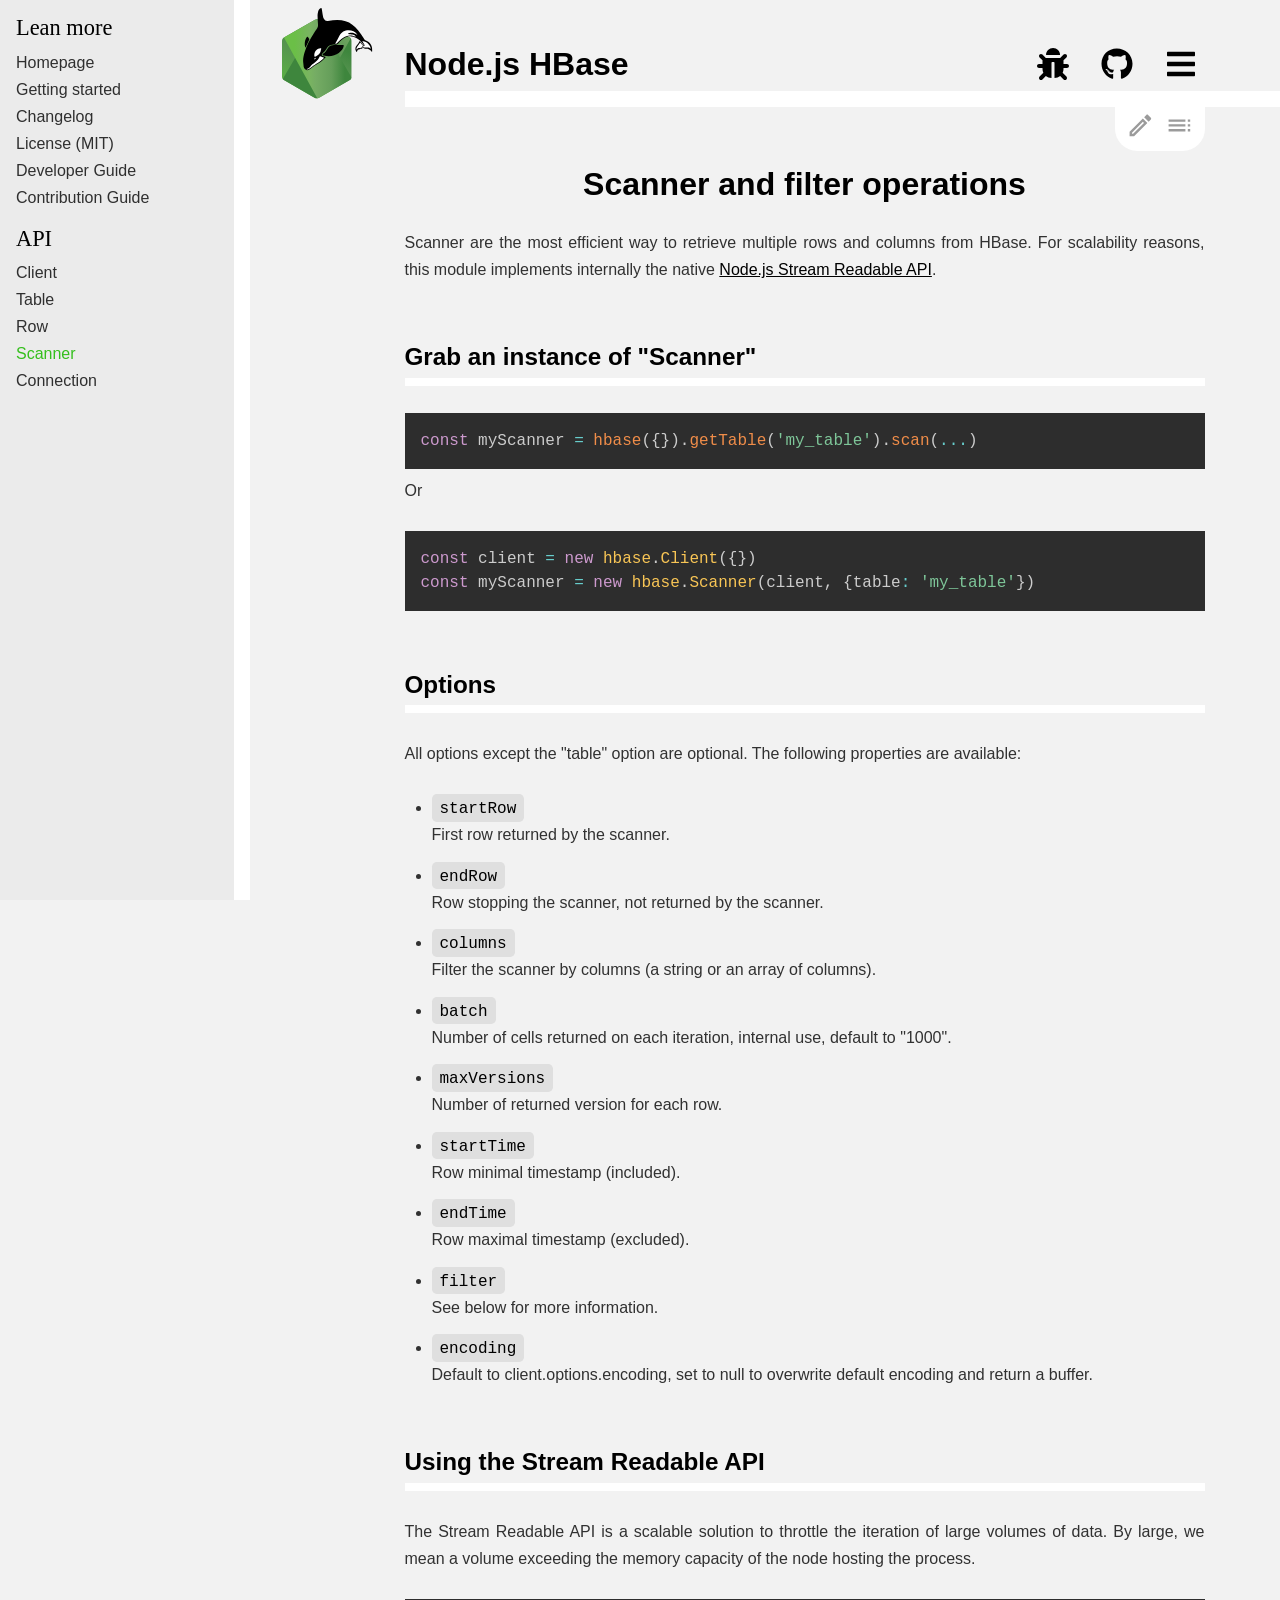
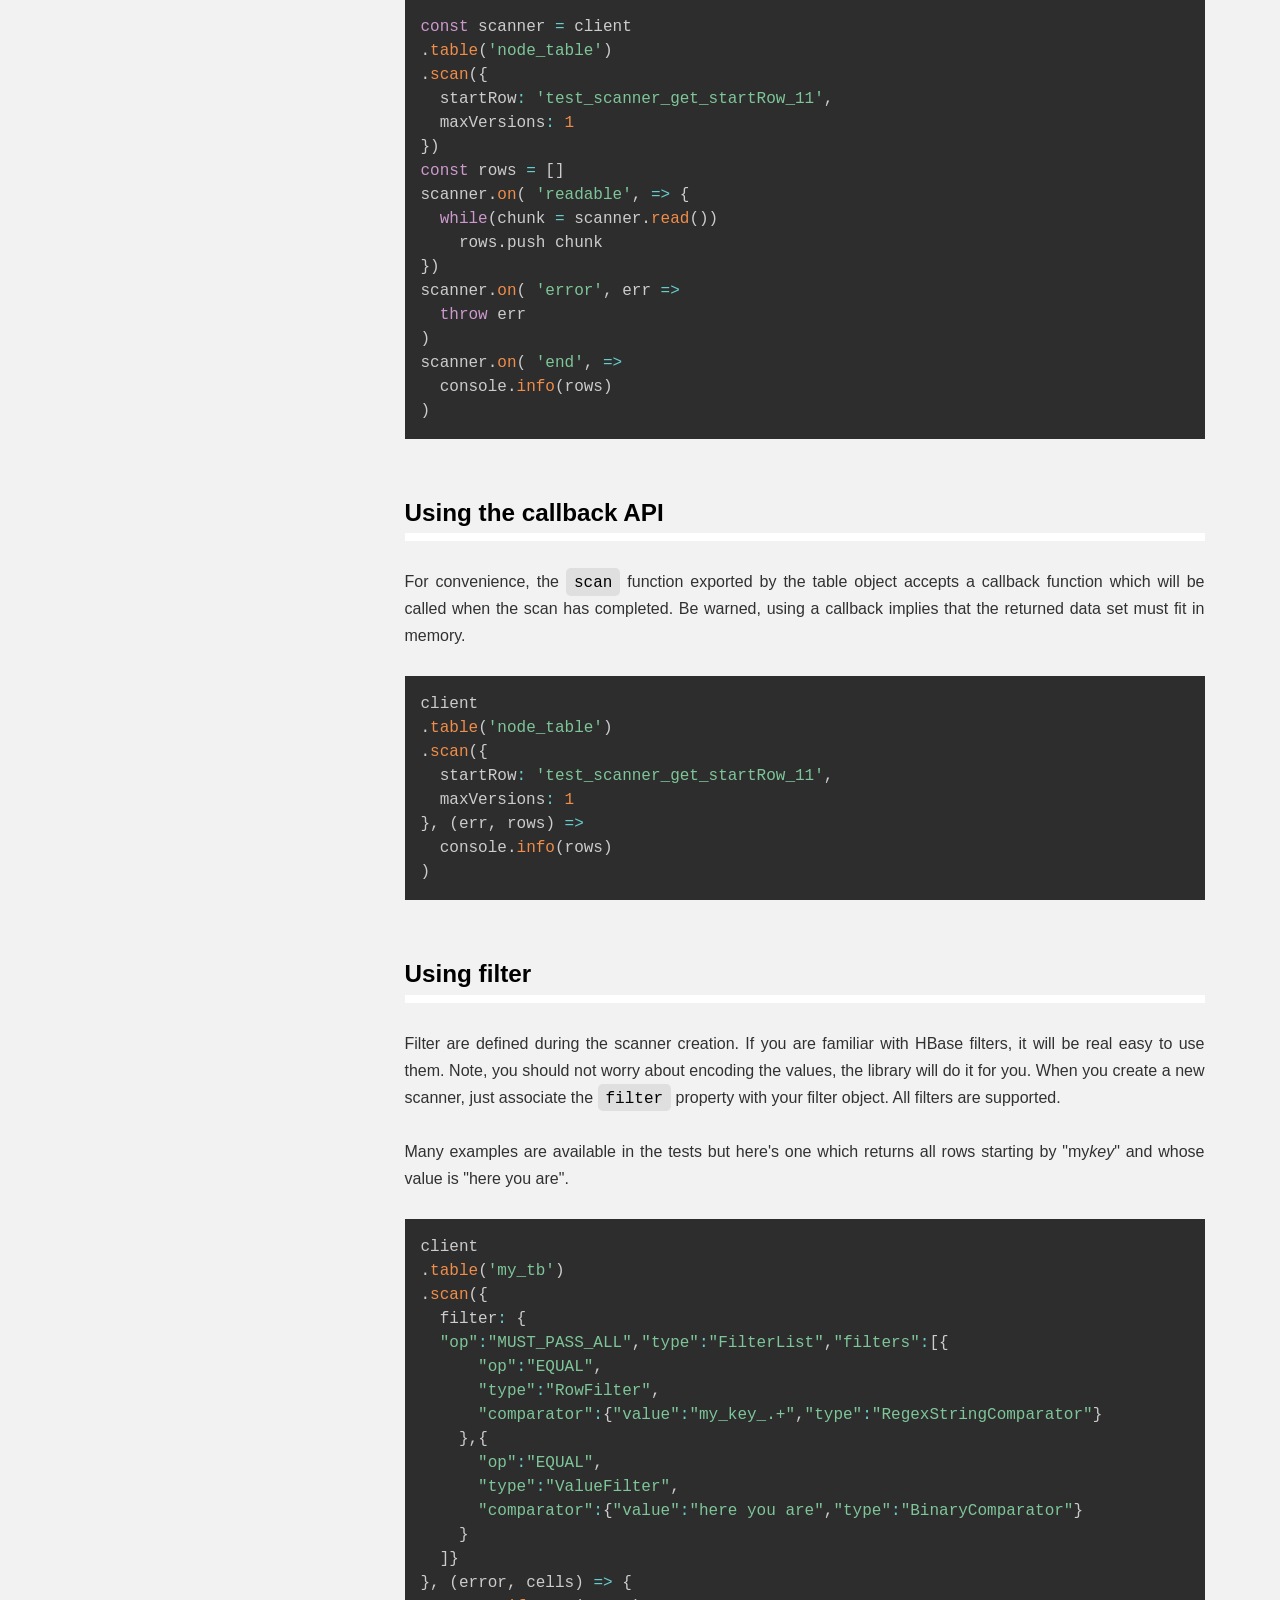
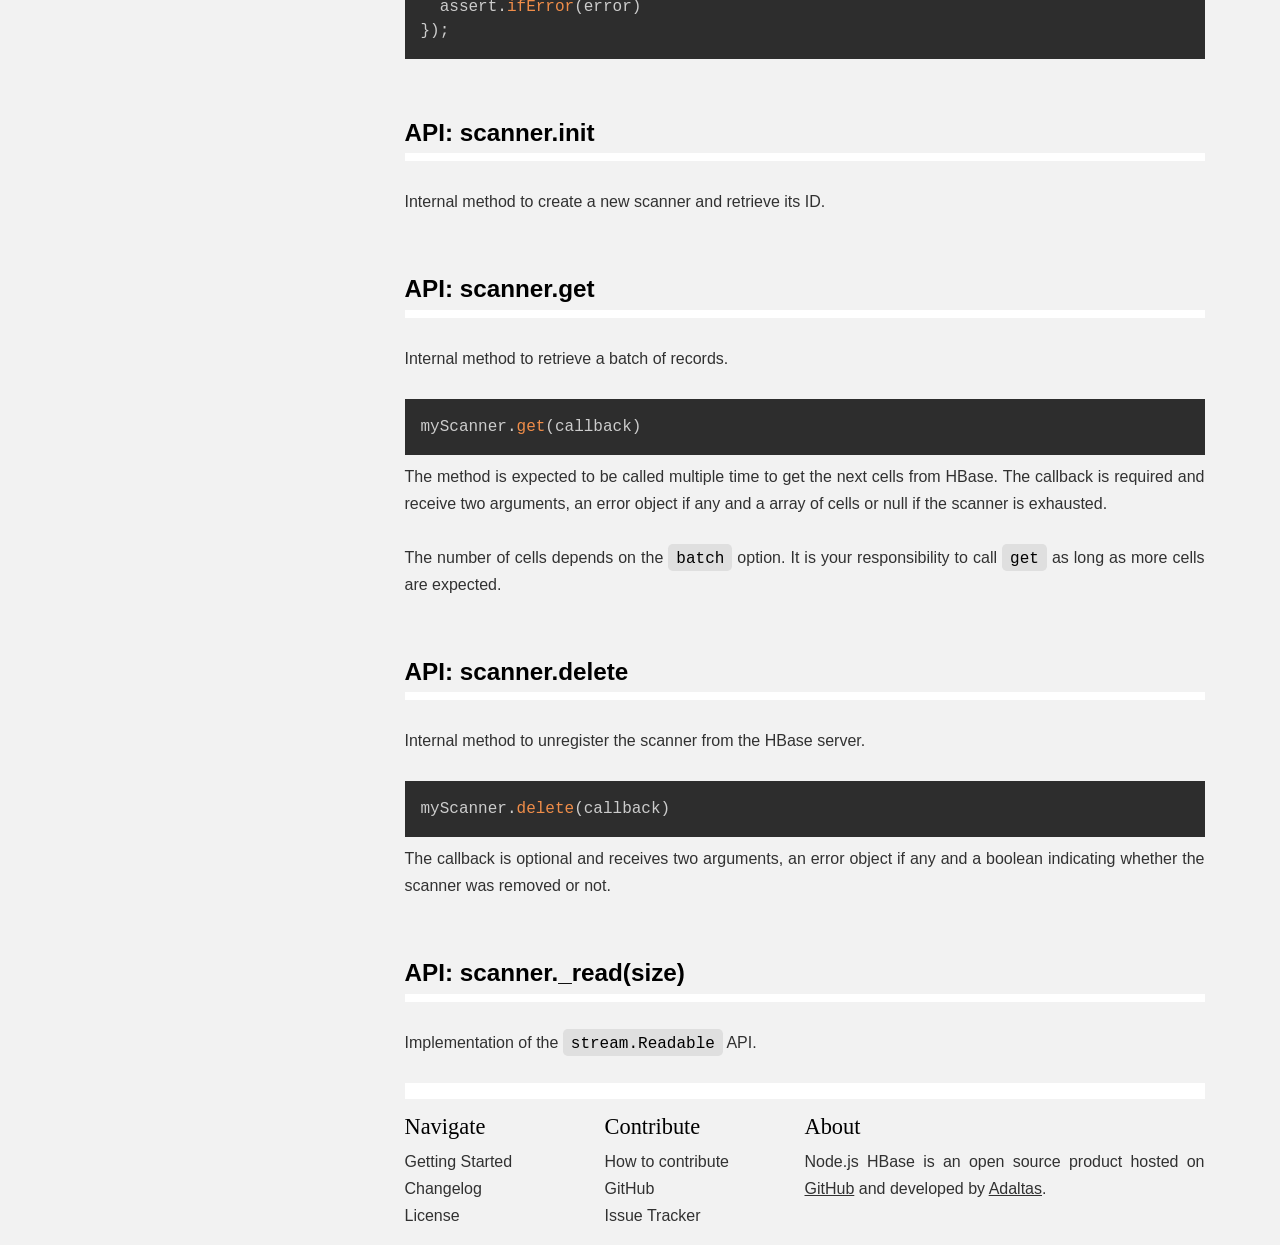
<file: api/scanner/index.html>
<!DOCTYPE html><html lang="en"><head><meta charSet="utf-8"/><meta http-equiv="x-ua-compatible" content="ie=edge"/><meta name="viewport" content="width=device-width, initial-scale=1, shrink-to-fit=no"/><style id="typography.js">html{font-family:sans-serif;-ms-text-size-adjust:100%;-webkit-text-size-adjust:100%}body{margin:0}article,aside,details,figcaption,figure,footer,header,main,menu,nav,section,summary{display:block}audio,canvas,progress,video{display:inline-block}audio:not([controls]){display:none;height:0}progress{vertical-align:baseline}[hidden],template{display:none}a{background-color:transparent;-webkit-text-decoration-skip:objects}a:active,a:hover{outline-width:0}abbr[title]{border-bottom:none;text-decoration:underline;text-decoration:underline dotted}b,strong{font-weight:inherit;font-weight:bolder}dfn{font-style:italic}h1{font-size:2em;margin:.67em 0}mark{background-color:#ff0;color:#000}small{font-size:80%}sub,sup{font-size:75%;line-height:0;position:relative;vertical-align:baseline}sub{bottom:-.25em}sup{top:-.5em}img{border-style:none}svg:not(:root){overflow:hidden}code,kbd,pre,samp{font-family:monospace,monospace;font-size:1em}figure{margin:1em 40px}hr{box-sizing:content-box;height:0;overflow:visible}button,input,optgroup,select,textarea{font:inherit;margin:0}optgroup{font-weight:700}button,input{overflow:visible}button,select{text-transform:none}[type=reset],[type=submit],button,html [type=button]{-webkit-appearance:button}[type=button]::-moz-focus-inner,[type=reset]::-moz-focus-inner,[type=submit]::-moz-focus-inner,button::-moz-focus-inner{border-style:none;padding:0}[type=button]:-moz-focusring,[type=reset]:-moz-focusring,[type=submit]:-moz-focusring,button:-moz-focusring{outline:1px dotted ButtonText}fieldset{border:1px solid silver;margin:0 2px;padding:.35em .625em .75em}legend{box-sizing:border-box;color:inherit;display:table;max-width:100%;padding:0;white-space:normal}textarea{overflow:auto}[type=checkbox],[type=radio]{box-sizing:border-box;padding:0}[type=number]::-webkit-inner-spin-button,[type=number]::-webkit-outer-spin-button{height:auto}[type=search]{-webkit-appearance:textfield;outline-offset:-2px}[type=search]::-webkit-search-cancel-button,[type=search]::-webkit-search-decoration{-webkit-appearance:none}::-webkit-input-placeholder{color:inherit;opacity:.54}::-webkit-file-upload-button{-webkit-appearance:button;font:inherit}html{font:100%/1.6875 'Arvo',sans-serif;box-sizing:border-box;overflow-y:scroll;}*{box-sizing:inherit;}*:before{box-sizing:inherit;}*:after{box-sizing:inherit;}body{color:hsla(0,0%,0%,0.8);font-family:'Arvo',sans-serif;font-weight:400;word-wrap:break-word;font-kerning:normal;-moz-font-feature-settings:"kern", "liga", "clig", "calt";-ms-font-feature-settings:"kern", "liga", "clig", "calt";-webkit-font-feature-settings:"kern", "liga", "clig", "calt";font-feature-settings:"kern", "liga", "clig", "calt";}img{max-width:100%;margin-left:0;margin-right:0;margin-top:0;padding-bottom:0;padding-left:0;padding-right:0;padding-top:0;margin-bottom:1.6875rem;}h1{margin-left:0;margin-right:0;margin-top:0;padding-bottom:0;padding-left:0;padding-right:0;padding-top:0;margin-bottom:1.6875rem;color:hsla(0,0%,0%,1);font-family:'Montserrat',sans-serif;font-weight:700;text-rendering:optimizeLegibility;font-size:2rem;line-height:1.1;}h2{margin-left:0;margin-right:0;margin-top:0;padding-bottom:0;padding-left:0;padding-right:0;padding-top:0;margin-bottom:1.6875rem;color:hsla(0,0%,0%,1);font-family:'Montserrat',sans-serif;font-weight:700;text-rendering:optimizeLegibility;font-size:1.51572rem;line-height:1.1;}h3{margin-left:0;margin-right:0;margin-top:0;padding-bottom:0;padding-left:0;padding-right:0;padding-top:0;margin-bottom:1.6875rem;color:hsla(0,0%,0%,1);font-family:'Montserrat',sans-serif;font-weight:700;text-rendering:optimizeLegibility;font-size:1.31951rem;line-height:1.1;}h4{margin-left:0;margin-right:0;margin-top:0;padding-bottom:0;padding-left:0;padding-right:0;padding-top:0;margin-bottom:1.6875rem;color:hsla(0,0%,0%,1);font-family:'Montserrat',sans-serif;font-weight:700;text-rendering:optimizeLegibility;font-size:1rem;line-height:1.1;}h5{margin-left:0;margin-right:0;margin-top:0;padding-bottom:0;padding-left:0;padding-right:0;padding-top:0;margin-bottom:1.6875rem;color:hsla(0,0%,0%,1);font-family:'Montserrat',sans-serif;font-weight:700;text-rendering:optimizeLegibility;font-size:0.87055rem;line-height:1.1;}h6{margin-left:0;margin-right:0;margin-top:0;padding-bottom:0;padding-left:0;padding-right:0;padding-top:0;margin-bottom:1.6875rem;color:hsla(0,0%,0%,1);font-family:'Montserrat',sans-serif;font-weight:700;text-rendering:optimizeLegibility;font-size:0.81225rem;line-height:1.1;}hgroup{margin-left:0;margin-right:0;margin-top:0;padding-bottom:0;padding-left:0;padding-right:0;padding-top:0;margin-bottom:1.6875rem;}ul{margin-left:1.6875rem;margin-right:0;margin-top:0;padding-bottom:0;padding-left:0;padding-right:0;padding-top:0;margin-bottom:1.6875rem;list-style-position:outside;list-style-image:none;}ol{margin-left:1.6875rem;margin-right:0;margin-top:0;padding-bottom:0;padding-left:0;padding-right:0;padding-top:0;margin-bottom:1.6875rem;list-style-position:outside;list-style-image:none;}dl{margin-left:0;margin-right:0;margin-top:0;padding-bottom:0;padding-left:0;padding-right:0;padding-top:0;margin-bottom:1.6875rem;}dd{margin-left:0;margin-right:0;margin-top:0;padding-bottom:0;padding-left:0;padding-right:0;padding-top:0;margin-bottom:1.6875rem;}p{margin-left:0;margin-right:0;margin-top:0;padding-bottom:0;padding-left:0;padding-right:0;padding-top:0;margin-bottom:1.6875rem;}figure{margin-left:0;margin-right:0;margin-top:0;padding-bottom:0;padding-left:0;padding-right:0;padding-top:0;margin-bottom:1.6875rem;}pre{margin-left:0;margin-right:0;margin-top:0;padding-bottom:0;padding-left:0;padding-right:0;padding-top:0;margin-bottom:1.6875rem;font-size:0.85rem;line-height:1.6875rem;}table{margin-left:0;margin-right:0;margin-top:0;padding-bottom:0;padding-left:0;padding-right:0;padding-top:0;margin-bottom:1.6875rem;font-size:1rem;line-height:1.6875rem;border-collapse:collapse;width:100%;}fieldset{margin-left:0;margin-right:0;margin-top:0;padding-bottom:0;padding-left:0;padding-right:0;padding-top:0;margin-bottom:1.6875rem;}blockquote{margin-left:0;margin-right:1.6875rem;margin-top:0;padding-bottom:0;padding-left:1.37109rem;padding-right:0;padding-top:0;margin-bottom:1.6875rem;font-size:1.1487rem;line-height:1.6875rem;color:hsla(0,0%,0%,0.59);border-left:0.31641rem solid #fca206;}form{margin-left:0;margin-right:0;margin-top:0;padding-bottom:0;padding-left:0;padding-right:0;padding-top:0;margin-bottom:1.6875rem;}noscript{margin-left:0;margin-right:0;margin-top:0;padding-bottom:0;padding-left:0;padding-right:0;padding-top:0;margin-bottom:1.6875rem;}iframe{margin-left:0;margin-right:0;margin-top:0;padding-bottom:0;padding-left:0;padding-right:0;padding-top:0;margin-bottom:1.6875rem;}hr{margin-left:0;margin-right:0;margin-top:0;padding-bottom:0;padding-left:0;padding-right:0;padding-top:0;margin-bottom:calc(1.6875rem - 1px);background:hsla(0,0%,0%,0.2);border:none;height:1px;}address{margin-left:0;margin-right:0;margin-top:0;padding-bottom:0;padding-left:0;padding-right:0;padding-top:0;margin-bottom:1.6875rem;}b{font-weight:700;}strong{font-weight:700;}dt{font-weight:700;}th{font-weight:700;}li{margin-bottom:calc(1.6875rem / 2);}ol li{padding-left:0;}ul li{padding-left:0;}li > ol{margin-left:1.6875rem;margin-bottom:calc(1.6875rem / 2);margin-top:calc(1.6875rem / 2);}li > ul{margin-left:1.6875rem;margin-bottom:calc(1.6875rem / 2);margin-top:calc(1.6875rem / 2);}blockquote *:last-child{margin-bottom:0;}li *:last-child{margin-bottom:0;}p *:last-child{margin-bottom:0;}li > p{margin-bottom:calc(1.6875rem / 2);}code{font-size:0.85rem;line-height:1.6875rem;}kbd{font-size:0.85rem;line-height:1.6875rem;}samp{font-size:0.85rem;line-height:1.6875rem;}abbr{border-bottom:1px dotted hsla(0,0%,0%,0.5);cursor:help;}acronym{border-bottom:1px dotted hsla(0,0%,0%,0.5);cursor:help;}abbr[title]{border-bottom:1px dotted hsla(0,0%,0%,0.5);cursor:help;text-decoration:none;}thead{text-align:left;}td,th{text-align:left;border-bottom:1px solid hsla(0,0%,0%,0.12);font-feature-settings:"tnum";-moz-font-feature-settings:"tnum";-ms-font-feature-settings:"tnum";-webkit-font-feature-settings:"tnum";padding-left:1.125rem;padding-right:1.125rem;padding-top:0.84375rem;padding-bottom:calc(0.84375rem - 1px);}th:first-child,td:first-child{padding-left:0;}th:last-child,td:last-child{padding-right:0;}a{color:#d65947;text-decoration:none;}a:hover,a:active{color:hsla(0,0%,0%,0.8);}h1,h2,h3,h4,h5,h6{margin-top:3.375rem;}blockquote > :last-child{margin-bottom:0;}blockquote cite{font-size:1rem;line-height:1.6875rem;color:hsla(0,0%,0%,0.8);font-weight:400;}blockquote cite:before{content:"— ";}@media only screen and (max-width:480px){blockquote{margin-left:-1.26563rem;margin-right:0;padding-left:0.94922rem;}}article h1{text-align:center;}article h2{border-bottom:.5rem solid #fff;line-height:2.53125rem;}article a{text-decoration:underline;color:#000;}article a:hover,a:active{color:#d65947;}</style><link rel="apple-touch-icon" sizes="96x96" href="/icons/icon-96x96.png?v=dd1270eb96bb1e26045a3b7bb36ad752"/><style id="glamor-styles">.css-o4mt9s,[data-css-o4mt9s]{position:relative;margin:0;padding-left:250px;}@media (max-width: 960px){.css-o4mt9s,[data-css-o4mt9s]{padding-left:0;}}.css-9fs1d8,[data-css-9fs1d8]{position:fixed;top:0;height:100vh;left:0;width:250px;overflow:auto;}.css-9fs1d8> *,[data-css-9fs1d8]> *{overflow:auto;}@media (max-width: 960px){.css-9fs1d8,[data-css-9fs1d8]{left:-250px;}}.css-1mu003q,[data-css-1mu003q]{box-sizing:border-box;flex-grow:0;max-width:15%;flex-basis:15%;padding:.5rem 2rem 0 2rem;-webkit-flex-grow:0;-webkit-flex-basis:15%;}@media (max-width: 960px){.css-1mu003q,[data-css-1mu003q]{padding:.5rem .5rem 0 .5rem;}}.css-1qj5nue,[data-css-1qj5nue]{font-size:2rem;font-weight:bold;}.css-1qj5nue a,[data-css-1qj5nue] a{color:#000;}.css-1qj5nue a:hover,[data-css-1qj5nue] a:hover{color:#34BF1C;}@media (max-width: 400px){.css-1qj5nue,[data-css-1qj5nue]{font-size:1.4rem;}}.css-2lrsej,[data-css-2lrsej]{flex:1 1 auto;-webkit-flex:1 1 auto;}@media (max-width: 960px){.css-vnrzkp,[data-css-vnrzkp]{margin-left:0 !important;width:36px !important;height:36px !important;}}@media (min-width: 960px){.css-vnrzkp,[data-css-vnrzkp]{margin-left:1rem !important;}}.css-uuhnl9,[data-css-uuhnl9]{color:#000;}@media (max-width: 960px){.css-uuhnl9,[data-css-uuhnl9]{width:1.3rem;height:1.3rem;}}@media (min-width: 960px){.css-uuhnl9,[data-css-uuhnl9]{width:2rem;height:2rem;}}.css-c6w8ci,[data-css-c6w8ci]{display:-webkit-box; display: -moz-box; display: -ms-flexbox; display: -webkit-flex; display: flex;max-width:800px;align-items:center;-webkit-box-align:center;-webkit-align-items:center;}@media (max-width: 960px){.css-c6w8ci,[data-css-c6w8ci]{margin-right:1rem;}}@media (min-width: 960px){.css-c6w8ci,[data-css-c6w8ci]{margin-right:2rem;}}.css-1hqhyjz,[data-css-1hqhyjz]{box-sizing:border-box;max-width:85%;flex-basis:85%;align-self:flex-end;-webkit-flex-basis:85%;-webkit-align-self:flex-end;}@media (min-width: 960px){.css-1hqhyjz,[data-css-1hqhyjz]{border-bottom:1rem solid #fff;}}.css-tdmiry,[data-css-tdmiry]{display:-webkit-box; display: -moz-box; display: -ms-flexbox; display: -webkit-flex; display: flex;}@media (max-width: 960px){.css-tdmiry,[data-css-tdmiry]{border-bottom:1rem solid #fff;}}.css-14mjesj,[data-css-14mjesj]{width:100%;display:-webkit-box; display: -moz-box; display: -ms-flexbox; display: -webkit-flex; display: flex;align-items:inherit;justify-content:inherit;-webkit-box-align:inherit;-webkit-align-items:inherit;-webkit-box-pack:inherit;-webkit-justify-content:inherit;}.css-1tjpe7r,[data-css-1tjpe7r]{display:-webkit-inline-box; display: -moz-inline-box; display: -ms-inline-flexbox; display: -webkit-inline-flex; display: inline-flex;position:relative;align-items:center;vertical-align:middle;justify-content:center;flex:0 0 auto;width:48px;height:48px;padding:0;font-size:1.5rem;text-align:center;text-decoration:none;border-radius:50%;transition:background-color 150ms cubic-bezier(0.4, 0, 0.2, 1);background-color:transparent;-webkit-box-align:center;-webkit-align-items:center;-webkit-box-pack:center;-webkit-justify-content:center;-webkit-flex:0 0 auto;-webkit-transition:background-color 150ms cubic-bezier(0.4, 0, 0.2, 1);-moz-transition:background-color 150ms cubic-bezier(0.4, 0, 0.2, 1);}.css-1tjpe7r:hover,[data-css-1tjpe7r]:hover{background-color:rgba(0, 0, 0, .08);}.css-msk631,[data-css-msk631]{transform:scale(.0);opacity:0.5;display:block;width:100%;height:100%;border-radius:50%;background-color:#000;-webkit-transform:scale(.0);}.css-h96g2f,[data-css-h96g2f]{top:0;left:0;width:100%;height:100%;display:block;position:absolute;overflow:hidden;z-index:0;pointer-events:none;}.css-2hpbxp,[data-css-2hpbxp]{display:-webkit-inline-box; display: -moz-inline-box; display: -ms-inline-flexbox; display: -webkit-inline-flex; display: inline-flex;position:relative;align-items:center;vertical-align:middle;justify-content:center;flex:0 0 auto;width:48px;height:48px;padding:0;font-size:1.5rem;text-align:center;text-decoration:none;border-radius:50%;transition:background-color 150ms cubic-bezier(0.4, 0, 0.2, 1);background-color:transparent;cursor:pointer;border:0;margin:0;-webkit-box-align:center;-webkit-align-items:center;-webkit-box-pack:center;-webkit-justify-content:center;-webkit-flex:0 0 auto;-webkit-transition:background-color 150ms cubic-bezier(0.4, 0, 0.2, 1);-moz-transition:background-color 150ms cubic-bezier(0.4, 0, 0.2, 1);}.css-2hpbxp:hover,[data-css-2hpbxp]:hover{background-color:rgba(0, 0, 0, .08);}.css-2hpbxp:focus,[data-css-2hpbxp]:focus{outline:none;}.css-hy452g,[data-css-hy452g]{background-color:#fff;}.css-hy452g > div,[data-css-hy452g] > div{padding:1rem;}.css-hy452g h2,[data-css-hy452g] h2{margin-top:0;}.css-hy452g ul,[data-css-hy452g] ul, .css-hy452g li, [data-css-hy452g] li{margin-top:0;margin-bottom:0;}.css-s3cchn,[data-css-s3cchn]{outline:none;}@media (max-width: 960px){.css-s3cchn,[data-css-s3cchn]{width:1.8rem !important;height:1.8rem !important;}}@media (min-width: 960px){.css-s3cchn,[data-css-s3cchn]{width:2.4rem !important;height:2.4rem !important;}}.css-12ypaem,[data-css-12ypaem]{fill:#9B9B9B;}@media (max-width: 960px){.css-12ypaem,[data-css-12ypaem]{width:1.4rem;height:1.4rem;}}@media (min-width: 960px){.css-12ypaem,[data-css-12ypaem]{width:1.8rem;height:1.8rem;}}.css-1gqx6h2,[data-css-1gqx6h2]{float:right;background-color:#fff;margin-bottom:1rem;padding:0 .4rem .4rem .4rem;}@media (max-width: 960px){.css-1gqx6h2,[data-css-1gqx6h2]{border-radius:0 0 1.8rem 1.8rem;}}@media (min-width: 960px){.css-1gqx6h2,[data-css-1gqx6h2]{border-radius:0 0 1.4rem 1.4rem;}}.css-3g72t1,[data-css-3g72t1]{clear:right;}.css-3g72t1 .toc,[data-css-3g72t1] .toc{background-color:#fff;padding:5px 0;display:none;}.css-3g72t1 .toc h2,[data-css-3g72t1] .toc h2{margin-top:0;}.css-3g72t1 .toc ul,[data-css-3g72t1] .toc ul{margin-top:0;margin-bottom:0;}.css-186opbb,[data-css-186opbb]{max-width:800px;}.css-186opbb :not(pre) > code[class*="language-"],[data-css-186opbb] :not(pre) > code[class*="language-"]{padding:.4em .5em .2em .5em;background:#DFDFDF;color:#000;}@media (max-width: 960px){.css-186opbb,[data-css-186opbb]{margin:0 1rem;}}@media (min-width: 960px){.css-186opbb,[data-css-186opbb]{margin:0 2rem 0 15%;text-align:justify;}}.css-rpurc2,[data-css-rpurc2]{flex:1;-webkit-flex:1;}@media (max-width: 960px){.css-rpurc2,[data-css-rpurc2]{flex:0 0 50%;-webkit-flex:0 0 50%;}}.css-1nyj4b5,[data-css-1nyj4b5]{flex:2;-webkit-flex:2;}@media (max-width: 960px){.css-1nyj4b5,[data-css-1nyj4b5]{flex:0 0 100%;-webkit-flex:0 0 100%;}}.css-jz2g0y,[data-css-jz2g0y]{max-width:800px;display:-webkit-box; display: -moz-box; display: -ms-flexbox; display: -webkit-flex; display: flex;flex-wrap:wrap;border-top:1rem solid #fff;padding-bottom:1rem;-webkit-box-lines:multiple;-webkit-flex-wrap:wrap;}.css-jz2g0y h1,[data-css-jz2g0y] h1{margin:1rem 0 .5rem 0;color:#000;font-family:Arvo sans-serif;font-weight:normal;font-size:1.4rem;text-align:left;}.css-jz2g0y ul,[data-css-jz2g0y] ul, .css-jz2g0y p, [data-css-jz2g0y] p{margin:0 0 0 0;}.css-jz2g0y li,[data-css-jz2g0y] li{margin:0;text-indent:0;list-style-type:none;}.css-jz2g0y a,[data-css-jz2g0y] a{color:hsla(0,0%,0%,0.8);}.css-jz2g0y a:hover,[data-css-jz2g0y] a:hover{color:#34BF1C;}.css-jz2g0y p a,[data-css-jz2g0y] p a{text-decoration:underline;}@media (max-width: 960px){.css-jz2g0y,[data-css-jz2g0y]{margin:0 1rem;}}@media (min-width: 960px){.css-jz2g0y,[data-css-jz2g0y]{margin:0 2rem 0 15%;text-align:justify;}}.css-178283y,[data-css-178283y]{display:block;padding:0 1rem 0 1rem;color:hsla(0,0%,0%,0.8);}.css-178283y:hover,[data-css-178283y]:hover{background-color:#fff;}.css-sf4hxo,[data-css-sf4hxo]{color:#34BF1C;}.css-sf4hxo:hover,[data-css-sf4hxo]:hover{cursor:default;color:#34BF1C;background-color:inherit;}.css-miwtlr,[data-css-miwtlr]{margin:0;padding:0;text-indent:0;list-style-type:none;}.css-jdk3d3,[data-css-jdk3d3]{position:relative;padding-top:1rem;padding-bottom:1rem;height:100% ;border-right:1rem solid #fff;background-color:#EBEBEB;}.css-jdk3d3 div,[data-css-jdk3d3] div{box-sizing:border-box;width:100%;}.css-jdk3d3 nav,[data-css-jdk3d3] nav{margin:0 0 1rem 0;}.css-jdk3d3 h1,[data-css-jdk3d3] h1{margin:0 0 .5rem 0;padding:0 1rem 0 1rem;color:#000;font-family:Arvo sans-serif;font-weight:normal;font-size:1.4rem;text-align:left;}.css-jdk3d3 ul,[data-css-jdk3d3] ul{margin:0;}</style><script id="glamor-ids">
        // <![CDATA[
        window._glamor = ["o4mt9s","9fs1d8","1mu003q","1qj5nue","2lrsej","vnrzkp","uuhnl9","c6w8ci","1hqhyjz","tdmiry","14mjesj","1tjpe7r","msk631","h96g2f","2hpbxp","hy452g","s3cchn","12ypaem","1gqx6h2","3g72t1","186opbb","rpurc2","1nyj4b5","jz2g0y","178283y","sf4hxo","miwtlr","jdk3d3"]
        // ]]>
        </script><title data-react-helmet="true">Node HBase - Scanner</title><meta data-react-helmet="true" name="description" content="Scanner and filter operations"/><meta data-react-helmet="true" name="keywords" content="hbase, scanner, filter, startRow, endRow, columns, batch, maxVersions, startTime, endTime, encoding"/><style type="text/css">
    .anchor.before {
      position: absolute;
      top: 0;
      left: 0;
      transform: translateX(-100%);
      padding-right: 4px;
    }
    .anchor.after {
      display: inline-block;
      padding-left: 4px;
    }
    h1 .anchor svg,
    h2 .anchor svg,
    h3 .anchor svg,
    h4 .anchor svg,
    h5 .anchor svg,
    h6 .anchor svg {
      visibility: hidden;
    }
    h1:hover .anchor svg,
    h2:hover .anchor svg,
    h3:hover .anchor svg,
    h4:hover .anchor svg,
    h5:hover .anchor svg,
    h6:hover .anchor svg,
    h1 .anchor:focus svg,
    h2 .anchor:focus svg,
    h3 .anchor:focus svg,
    h4 .anchor:focus svg,
    h5 .anchor:focus svg,
    h6 .anchor:focus svg {
      visibility: visible;
    }
  </style><script>
    document.addEventListener("DOMContentLoaded", function(event) {
      var hash = window.decodeURI(location.hash.replace('#', ''))
      if (hash !== '') {
        var element = document.getElementById(hash)
        if (element) {
          var scrollTop = window.pageYOffset || document.documentElement.scrollTop || document.body.scrollTop
          var clientTop = document.documentElement.clientTop || document.body.clientTop || 0
          var offset = element.getBoundingClientRect().top + scrollTop - clientTop
          // Wait for the browser to finish rendering before scrolling.
          setTimeout((function() {
            window.scrollTo(0, offset - 64)
          }), 0)
        }
      }
    })
  </script><style data-href="/styles.5d7732e7de363963594b.css">code[class*=language-],pre[class*=language-]{color:#ccc;background:none;font-family:Consolas,Monaco,Andale Mono,Ubuntu Mono,monospace;font-size:1em;text-align:left;white-space:pre;word-spacing:normal;word-break:normal;word-wrap:normal;line-height:1.5;-moz-tab-size:4;-o-tab-size:4;tab-size:4;-webkit-hyphens:none;-ms-hyphens:none;hyphens:none}pre[class*=language-]{padding:1em;margin:.5em 0;overflow:auto}:not(pre)>code[class*=language-],pre[class*=language-]{background:#2d2d2d}:not(pre)>code[class*=language-]{padding:.1em;border-radius:.3em;white-space:normal}.token.block-comment,.token.cdata,.token.comment,.token.doctype,.token.prolog{color:#999}.token.punctuation{color:#ccc}.token.attr-name,.token.deleted,.token.namespace,.token.tag{color:#e2777a}.token.function-name{color:#6196cc}.token.boolean,.token.function,.token.number{color:#f08d49}.token.class-name,.token.constant,.token.property,.token.symbol{color:#f8c555}.token.atrule,.token.builtin,.token.important,.token.keyword,.token.selector{color:#cc99cd}.token.attr-value,.token.char,.token.regex,.token.string,.token.variable{color:#7ec699}.token.entity,.token.operator,.token.url{color:#67cdcc}.token.bold,.token.important{font-weight:700}.token.italic{font-style:italic}.token.entity{cursor:help}.token.inserted{color:green}@font-face{font-family:Arvo;src:local("Arvo"),url(/static/font.arvo.400-0025b6197d8af8ca5ab5bf4764a5dbc6.woff2) format("woff2");font-style:normal;font-weight:400;font-display:optional;unicode-range:U+0-ff,U+131,U+152-153,U+2bb-2bc,U+2c6,U+2da,U+2dc,U+2000-206f,U+2074,U+20ac,U+2122,U+2191,U+2193,U+2212,U+2215,U+feff,U+fffd}@font-face{font-family:Arvo;src:local("Arvo Bold"),local("Arvo-Bold"),url(/static/font.arvo.700-b2d543619d0d58a8edbac122d72a4228.woff2) format("woff2");font-style:normal;font-weight:700;font-display:optional;unicode-range:U+0-ff,U+131,U+152-153,U+2bb-2bc,U+2c6,U+2da,U+2dc,U+2000-206f,U+2074,U+20ac,U+2122,U+2191,U+2193,U+2212,U+2215,U+feff,U+fffd}@font-face{font-family:Montserrat;src:local("Montserrat Bold"),local("Montserrat-Bold"),url(/static/font.montserrat.700-099915ec0e3026165710937defdc5fc3.woff2) format("woff2");font-style:normal;font-weight:700;font-display:optional;unicode-range:U+0-ff,U+131,U+152-153,U+2bb-2bc,U+2c6,U+2da,U+2dc,U+2000-206f,U+2074,U+20ac,U+2122,U+2191,U+2193,U+2212,U+2215,U+feff,U+fffd}body,html{background-color:#f2f2f2}</style><link rel="preconnect" href="https://www.google-analytics.com"/><link rel="dns-prefetch" href="https://www.google-analytics.com"/><link rel="icon" href="/favicon-32x32.png?v=dd1270eb96bb1e26045a3b7bb36ad752" type="image/png"/><link rel="manifest" href="/manifest.webmanifest"/><meta name="theme-color" content="#3E863D"/><link rel="apple-touch-icon" sizes="48x48" href="/icons/icon-48x48.png?v=dd1270eb96bb1e26045a3b7bb36ad752"/><link rel="apple-touch-icon" sizes="72x72" href="/icons/icon-72x72.png?v=dd1270eb96bb1e26045a3b7bb36ad752"/><meta name="generator" content="Gatsby 2.24.37"/><link rel="apple-touch-icon" sizes="144x144" href="/icons/icon-144x144.png?v=dd1270eb96bb1e26045a3b7bb36ad752"/><link rel="apple-touch-icon" sizes="192x192" href="/icons/icon-192x192.png?v=dd1270eb96bb1e26045a3b7bb36ad752"/><link rel="apple-touch-icon" sizes="256x256" href="/icons/icon-256x256.png?v=dd1270eb96bb1e26045a3b7bb36ad752"/><link rel="apple-touch-icon" sizes="384x384" href="/icons/icon-384x384.png?v=dd1270eb96bb1e26045a3b7bb36ad752"/><link rel="apple-touch-icon" sizes="512x512" href="/icons/icon-512x512.png?v=dd1270eb96bb1e26045a3b7bb36ad752"/><link rel="sitemap" type="application/xml" href="/sitemap.xml"/><link as="script" rel="preload" href="/framework-665e19c4e2ebc7681ad7.js"/><link as="script" rel="preload" href="/1bfc9850-a77a0e47a6ff388d2c28.js"/><link as="script" rel="preload" href="/component---src-templates-page-js-54dc1b0b9a1c73f09fa0.js"/><link as="script" rel="preload" href="/95d0e4c6d5428e4e5c144b1145f6c0d2357c0db3-72c2e59d3a2364992ba3.js"/><link as="script" rel="preload" href="/app-8506d7099b6c48f62904.js"/><link as="script" rel="preload" href="/styles-2d82ac8e3afc0c213061.js"/><link as="script" rel="preload" href="/webpack-runtime-c4d638747e5e044feb6d.js"/><link as="fetch" rel="preload" href="/page-data/api/scanner/page-data.json" crossorigin="anonymous"/><link as="fetch" rel="preload" href="/page-data/sq/d/2210122946.json" crossorigin="anonymous"/><link as="fetch" rel="preload" href="/page-data/app-data.json" crossorigin="anonymous"/></head><body><div id="___gatsby"><div style="outline:none" tabindex="-1" id="gatsby-focus-wrapper"><div class="css-o4mt9s"><header class="css-tdmiry"><div class="css-1mu003q"><a title="Visit homepage" href="/"><svg xmlns="http://www.w3.org/2000/svg" style="isolation:isolate" viewBox="0 0 400 400"><defs><clipPath id="_clipPath_wOC5kHfEUJBEVxHw4wkcn2HKTjhbiPtX"><rect width="400" height="400"></rect></clipPath></defs><g clip-path="url(#_clipPath_wOC5kHfEUJBEVxHw4wkcn2HKTjhbiPtX)"><g style="isolation:isolate"><clipPath id="_clipPath_L6UUssT70W97HcFDig89p0twFZhs3c5T"><path d="M 145.711 51.628 L 8.304 130.938 C 3.157 133.906 0 139.386 0 145.308 L 0 304.039 C 0 309.965 3.157 315.442 8.304 318.409 L 145.721 397.781 C 150.858 400.74 157.191 400.74 162.322 397.781 L 299.716 318.409 C 304.836 315.442 308 309.962 308 304.039 L 308 145.308 C 308 139.386 304.836 133.906 299.683 130.938 L 162.309 51.628 C 159.732 50.151 156.862 49.411 153.992 49.411 C 151.122 49.411 148.252 50.151 145.675 51.628" fill="#FFF"></path></clipPath><g clip-path="url(#_clipPath_L6UUssT70W97HcFDig89p0twFZhs3c5T)"><linearGradient id="_lgradient_15" x1="0.669" y1="0.159" x2="0.335" y2="0.842" gradientTransform="matrix(585.717 0 0 594.79 -138.862 -72.315)" gradientUnits="userSpaceOnUse"><stop offset="30%" stop-color="#3e863d"></stop><stop offset="50%" stop-color="#55934f"></stop><stop offset="80%" stop-color="#5aad45"></stop></linearGradient><path d="M 446.855 117.472 L 59.666 -72.315 L -138.862 332.679 L 248.318 522.475 L 446.855 117.472 Z" fill="url(#_lgradient_15)"></path></g><clipPath id="_clipPath_sBa4UojtW9GYpQ2tBjHtZmTAy1dv9Wab"><path d="M 3.405 314.117 C 4.719 315.823 6.363 317.301 8.297 318.409 L 126.168 386.493 L 145.802 397.778 C 148.738 399.474 152.084 400.192 155.371 399.947 C 156.467 399.859 157.563 399.654 158.633 399.35 L 303.555 133.994 C 302.446 132.788 301.148 131.776 299.693 130.929 L 209.721 78.973 L 162.162 51.609 C 160.812 50.826 159.347 50.272 157.857 49.88 L 3.405 314.117 Z" fill="#FFF"></path></clipPath><g clip-path="url(#_clipPath_sBa4UojtW9GYpQ2tBjHtZmTAy1dv9Wab)"><linearGradient id="_lgradient_16" x1="0.218" y1="0.713" x2="0.787" y2="0.293" gradientTransform="matrix(634.966 0 0 637.154 -164.001 -93.522)" gradientUnits="userSpaceOnUse"><stop offset="57%" stop-color="#3e863d"></stop><stop offset="72%" stop-color="#619857"></stop><stop offset="100%" stop-color="#76ac64"></stop></linearGradient><path d="M -164.001 173.605 L 109.394 543.633 L 470.964 276.496 L 197.552 -93.522 L -164.001 173.605 Z" fill="url(#_lgradient_16)"></path></g><clipPath id="_clipPath_5eLkKkR517IPGD4uNzCFhhzOFzNOP5lb"><path d="M 152.351 49.502 C 150.045 49.73 147.792 50.448 145.714 51.628 L 8.698 130.71 L 156.444 399.817 C 158.499 399.523 160.521 398.838 162.348 397.781 L 299.755 318.409 C 303.995 315.95 306.898 311.789 307.778 307.072 L 157.162 49.773 C 156.053 49.554 154.944 49.44 153.803 49.44 C 153.346 49.44 152.889 49.463 152.433 49.505" fill="#FFF"></path></clipPath><g clip-path="url(#_clipPath_5eLkKkR517IPGD4uNzCFhhzOFzNOP5lb)"><linearGradient id="_lgradient_17" y1="0.5" x2="1" y2="0.5" gradientTransform="matrix(299.024 0 0 350.383 8.695 49.44)" gradientUnits="userSpaceOnUse"><stop offset="16%" stop-color="#6bbf47"></stop><stop offset="38%" stop-color="#79b461"></stop><stop offset="47%" stop-color="#75ac64"></stop><stop offset="70%" stop-color="#659e5a"></stop><stop offset="90%" stop-color="#3e863d"></stop></linearGradient><path d="M 8.695 49.44 L 8.695 399.823 L 307.72 399.823 L 307.72 49.44 L 8.695 49.44 Z" fill="url(#_lgradient_17)"></path></g></g><g style="isolation:isolate"><path d="M 268.694 164.013 C 260.834 164.196 230.24 164.451 222.808 164.418 C 214.913 164.383 208.781 168.412 204.004 175.274 C 197.115 185.175 191.707 196.615 181.226 202.699 C 180.068 203.372 179.137 205.992 179.262 207.591 C 179.338 208.569 181.543 209.661 182.94 210.124 C 228.754 223.962 267.88 193.071 272.508 169.491 C 273.628 166.208 272.394 163.927 268.694 164.013 Z"></path><path d="M 121.266 138.187 C 119.41 135.268 117.391 132.166 115.44 129.008 C 113.906 126.524 112.46 125.962 110.249 128.302 C 100.95 138.138 97.623 163.05 103.886 175.515 C 109.699 163.031 115.585 150.388 121.266 138.187 Z"></path><path d="M 370.987 143.505 C 366.478 142.493 366.045 140.359 364.087 137.586 C 317.907 67.97 289.683 43.393 202.646 57.116 C 194.619 58.511 189.355 54.935 185.473 47.573 C 180.444 41.26 179.174 20.865 175.814 4.236 C 175.144 0.063 174.107 -0.909 170.713 0.803 C 165.127 3.623 161.428 8.642 159.759 15.126 C 158.322 20.711 157.035 26.636 157.113 32.384 C 157.292 45.607 158.172 58.83 159.108 72.02 C 159.628 79.36 158.72 85.724 154.273 91.575 C 149.217 98.228 144.866 105.579 140.172 112.597 C 123.213 137.955 109.096 165.12 99.939 195.417 C 95.283 210.816 91.708 226.406 94.037 242.98 C 94.828 248.608 95.228 254.307 95.814 259.973 C 96.519 266.789 104.697 274.978 110.701 274.864 C 117.594 274.734 123.567 271.456 128.778 266.803 C 137.98 258.587 148.141 252.403 158.543 246.532 C 170.928 239.542 182.304 230.817 191.907 219.319 C 192.614 218.472 193.177 217.467 193.901 216.396 C 189 215.044 184.495 214.049 180.128 212.534 C 175.369 210.881 174.425 206.81 177.633 202.39 C 178.707 200.91 189.102 191.166 192.423 186.974 C 195.576 182.994 197.984 178.259 200.914 174.032 C 206.17 166.444 213.006 162.167 221.587 161.974 C 226.738 161.86 231.896 161.765 237.046 161.899 C 241.119 162.004 244.374 160.509 247.577 157.51 C 271.016 132.995 287.592 122.584 306.639 125.664 C 329.646 128.306 346.815 142.224 360.721 162.374 C 361.234 163.116 361.669 164.151 361.574 165.216 C 361.48 166.281 360.137 165.769 360.137 165.769 C 360.137 165.769 348.964 152.409 343.724 146.159 C 340.895 150.658 337.008 157.145 336.966 157.204 C 333.719 161.748 329.733 165.695 326.949 170.557 C 322.427 178.45 324.353 190.226 330.467 194.804 C 330.988 193.89 331.847 193.031 331.969 192.052 C 332.441 188.267 332.709 185.413 336.638 185.121 C 338.42 184.989 337.146 182.614 340.527 182.407 C 341.582 182.5 341.501 183.521 342.556 183.428 C 343.409 183.289 343.788 181.611 344.708 181.155 C 346.534 180.25 348.963 180.362 350.761 180.446 C 354.094 180.603 355.687 178.602 356.12 176.159 C 356.407 174.549 356.537 173.284 357.228 170.457 C 358.824 177.741 362.972 179.94 368.119 179.888 C 370.552 179.863 373.055 179.284 375.402 179.764 C 381.118 180.18 382.13 181.645 385.351 183.045 C 390.317 185.199 394.83 187.797 396.544 194.515 C 399.221 194.095 399.109 191.023 399.131 188.322 C 399.602 165.995 389.738 150.176 370.987 143.505 Z"></path></g><g style="isolation:isolate" fill="#FFF"><path d="M 169.234 178.378 C 173.75 178.294 174.431 179.478 172.531 183.974 C 172.107 184.977 171.683 186.074 171.608 187.16 C 171.006 195.871 167.26 202.102 160.648 206.414 C 157.305 208.593 154.377 211.608 151.014 213.736 C 149.169 214.904 146.297 216.152 144.831 215.283 C 142.886 214.149 142.337 206.638 142.894 203.909 C 145.689 190.21 157.107 178.604 169.234 178.378 L 169.234 178.378 Z"></path><path d="M 147.964 219.431 C 149.151 219.648 149.084 220.61 149.089 222.006 C 149.094 223.402 144.392 228.216 142.128 226.608 C 139.824 224.901 146.775 219.213 147.964 219.431 Z"></path><path d="M 186.469 220.333 C 180.501 226.642 173.841 231.695 167.366 236.361 C 162.306 240.005 139.749 253.829 128.418 262.839 C 122.66 266.966 117.063 271.549 109.655 271.333 C 109.771 270.63 109.755 270.133 109.876 270.084 C 117.669 266.958 123.417 261.053 128.735 253.899 C 131.947 249.58 136.759 246.595 141.214 243.753 C 150.535 237.806 158.086 229.958 163.84 219.644 C 167.946 212.285 168.106 212.579 174.912 215.977 C 178.414 217.726 181.416 218.347 186.469 220.333 L 186.469 220.333 Z"></path><path d="M 296.149 115.934 C 305.082 115.723 309.173 116.909 315.507 118.602 C 320.525 119.992 324.031 123.827 326.081 126.928 C 286.547 110.296 264.296 133.336 245.127 154.092 C 242.178 157.536 242.12 158.437 235.033 157.925 C 241.3 146.842 247.014 135.616 252.611 124.497 C 270.715 88.532 316.21 94.691 331.843 115.547 C 332.481 116.399 333.45 118.657 333.45 118.657 C 333.45 118.657 318.655 109.611 307.774 109.611 C 301.22 109.611 299.577 110.164 295.526 110.96 C 294.457 111.171 292.669 112.229 292.684 114.017 C 292.699 115.807 294.939 115.738 296.149 115.934 L 296.149 115.934 Z"></path><path d="M 391.573 181.345 C 386.823 172.938 379.645 174.758 372.925 174.724 C 370.923 174.713 368.919 174.844 366.916 174.927 C 363.534 175.067 360.681 174.163 359.205 170.186 C 358.825 169.163 357.873 167.58 357.082 167.419 C 356.31 167.661 356.054 168.236 355.916 168.57 C 352.866 175.984 346.949 177.156 340.806 177.305 C 337.253 177.391 334.343 177.953 332.595 181.985 C 332.257 182.767 330.528 183.666 330.229 183.39 C 329.472 182.694 328.542 181.118 328.78 180.325 C 329.687 177.305 330.649 174.136 332.282 171.603 C 336.424 165.179 340.94 159.069 345.69 152.286 C 347.929 154.982 356.767 165.9 359.107 167.657 C 360.341 168.584 363.01 168.726 364.032 167.793 C 364.913 166.989 365.023 163.766 364.339 162.309 C 362.941 159.331 360.732 156.862 358.95 154.107 C 357.619 152.051 356.434 149.873 354.849 147.182 C 370.847 143.919 394.607 166.12 391.573 181.345 L 391.573 181.345 Z"></path></g></g></svg></a></div><div class="css-1hqhyjz"><div class="css-c6w8ci"><div class="css-1qj5nue"><a title="Visit homepage" href="/">Node.js HBase</a></div><div class="css-2lrsej"></div><a tabindex="0" href="https://github.com/adaltas/node-hbase/issues" role="button" color="inherit" aria-label="header-bug" data-for="header-tooltip" data-tip="Report an issue" target="_blank" rel="noopener" class="css-vnrzkp css-1tjpe7r"><span class="css-14mjesj"><svg stroke="currentColor" fill="currentColor" stroke-width="0" viewBox="0 0 512 512" class="css-uuhnl9" height="1em" width="1em" xmlns="http://www.w3.org/2000/svg"><path d="M511.988 288.9c-.478 17.43-15.217 31.1-32.653 31.1H424v16c0 21.864-4.882 42.584-13.6 61.145l60.228 60.228c12.496 12.497 12.496 32.758 0 45.255-12.498 12.497-32.759 12.496-45.256 0l-54.736-54.736C345.886 467.965 314.351 480 280 480V236c0-6.627-5.373-12-12-12h-24c-6.627 0-12 5.373-12 12v244c-34.351 0-65.886-12.035-90.636-32.108l-54.736 54.736c-12.498 12.497-32.759 12.496-45.256 0-12.496-12.497-12.496-32.758 0-45.255l60.228-60.228C92.882 378.584 88 357.864 88 336v-16H32.666C15.23 320 .491 306.33.013 288.9-.484 270.816 14.028 256 32 256h56v-58.745l-46.628-46.628c-12.496-12.497-12.496-32.758 0-45.255 12.498-12.497 32.758-12.497 45.256 0L141.255 160h229.489l54.627-54.627c12.498-12.497 32.758-12.497 45.256 0 12.496 12.497 12.496 32.758 0 45.255L424 197.255V256h56c17.972 0 32.484 14.816 31.988 32.9zM257 0c-61.856 0-112 50.144-112 112h224C369 50.144 318.856 0 257 0z"></path></svg></span><span class="css-h96g2f"><span class="css-msk631"></span></span></a><a tabindex="0" href="https://github.com/adaltas/node-hbase" role="button" color="inherit" aria-label="header-github" data-for="header-tooltip" data-tip="Toggle the menu" target="_blank" rel="noopener" class="css-vnrzkp css-1tjpe7r"><span class="css-14mjesj"><svg stroke="currentColor" fill="currentColor" stroke-width="0" viewBox="0 0 496 512" class="css-uuhnl9" height="1em" width="1em" xmlns="http://www.w3.org/2000/svg"><path d="M165.9 397.4c0 2-2.3 3.6-5.2 3.6-3.3.3-5.6-1.3-5.6-3.6 0-2 2.3-3.6 5.2-3.6 3-.3 5.6 1.3 5.6 3.6zm-31.1-4.5c-.7 2 1.3 4.3 4.3 4.9 2.6 1 5.6 0 6.2-2s-1.3-4.3-4.3-5.2c-2.6-.7-5.5.3-6.2 2.3zm44.2-1.7c-2.9.7-4.9 2.6-4.6 4.9.3 2 2.9 3.3 5.9 2.6 2.9-.7 4.9-2.6 4.6-4.6-.3-1.9-3-3.2-5.9-2.9zM244.8 8C106.1 8 0 113.3 0 252c0 110.9 69.8 205.8 169.5 239.2 12.8 2.3 17.3-5.6 17.3-12.1 0-6.2-.3-40.4-.3-61.4 0 0-70 15-84.7-29.8 0 0-11.4-29.1-27.8-36.6 0 0-22.9-15.7 1.6-15.4 0 0 24.9 2 38.6 25.8 21.9 38.6 58.6 27.5 72.9 20.9 2.3-16 8.8-27.1 16-33.7-55.9-6.2-112.3-14.3-112.3-110.5 0-27.5 7.6-41.3 23.6-58.9-2.6-6.5-11.1-33.3 2.6-67.9 20.9-6.5 69 27 69 27 20-5.6 41.5-8.5 62.8-8.5s42.8 2.9 62.8 8.5c0 0 48.1-33.6 69-27 13.7 34.7 5.2 61.4 2.6 67.9 16 17.7 25.8 31.5 25.8 58.9 0 96.5-58.9 104.2-114.8 110.5 9.2 7.9 17 22.9 17 46.4 0 33.7-.3 75.4-.3 83.6 0 6.5 4.6 14.4 17.3 12.1C428.2 457.8 496 362.9 496 252 496 113.3 383.5 8 244.8 8zM97.2 352.9c-1.3 1-1 3.3.7 5.2 1.6 1.6 3.9 2.3 5.2 1 1.3-1 1-3.3-.7-5.2-1.6-1.6-3.9-2.3-5.2-1zm-10.8-8.1c-.7 1.3.3 2.9 2.3 3.9 1.6 1 3.6.7 4.3-.7.7-1.3-.3-2.9-2.3-3.9-2-.6-3.6-.3-4.3.7zm32.4 35.6c-1.6 1.3-1 4.3 1.3 6.2 2.3 2.3 5.2 2.6 6.5 1 1.3-1.3.7-4.3-1.3-6.2-2.2-2.3-5.2-2.6-6.5-1zm-11.4-14.7c-1.6 1-1.6 3.6 0 5.9 1.6 2.3 4.3 3.3 5.6 2.3 1.6-1.3 1.6-3.9 0-6.2-1.4-2.3-4-3.3-5.6-2z"></path></svg></span><span class="css-h96g2f"><span class="css-msk631"></span></span></a><button tabindex="0" type="button" aria-label="header-menu" data-for="header-tooltip" data-tip="Toggle the menu" class="css-vnrzkp css-2hpbxp"><span class="css-14mjesj"><svg stroke="currentColor" fill="currentColor" stroke-width="0" viewBox="0 0 448 512" class="css-uuhnl9" height="1em" width="1em" xmlns="http://www.w3.org/2000/svg"><path d="M16 132h416c8.837 0 16-7.163 16-16V76c0-8.837-7.163-16-16-16H16C7.163 60 0 67.163 0 76v40c0 8.837 7.163 16 16 16zm0 160h416c8.837 0 16-7.163 16-16v-40c0-8.837-7.163-16-16-16H16c-8.837 0-16 7.163-16 16v40c0 8.837 7.163 16 16 16zm0 160h416c8.837 0 16-7.163 16-16v-40c0-8.837-7.163-16-16-16H16c-8.837 0-16 7.163-16 16v40c0 8.837 7.163 16 16 16z"></path></svg></span><span class="css-h96g2f"><span class="css-msk631"></span></span></button><div class="__react_component_tooltip t2c0c549a-d809-4bac-84a8-c6a6380f0035 place-bottom type-dark" id="header-tooltip" data-id="tooltip"><style>
  	.t2c0c549a-d809-4bac-84a8-c6a6380f0035 {
	    color: #fff;
	    background: #222;
	    border: 1px solid transparent;
  	}

  	.t2c0c549a-d809-4bac-84a8-c6a6380f0035.place-top {
        margin-top: -10px;
    }
    .t2c0c549a-d809-4bac-84a8-c6a6380f0035.place-top::before {
        border-top: 8px solid transparent;
    }
    .t2c0c549a-d809-4bac-84a8-c6a6380f0035.place-top::after {
        border-left: 8px solid transparent;
        border-right: 8px solid transparent;
        bottom: -6px;
        left: 50%;
        margin-left: -8px;
        border-top-color: #222;
        border-top-style: solid;
        border-top-width: 6px;
    }

    .t2c0c549a-d809-4bac-84a8-c6a6380f0035.place-bottom {
        margin-top: 10px;
    }
    .t2c0c549a-d809-4bac-84a8-c6a6380f0035.place-bottom::before {
        border-bottom: 8px solid transparent;
    }
    .t2c0c549a-d809-4bac-84a8-c6a6380f0035.place-bottom::after {
        border-left: 8px solid transparent;
        border-right: 8px solid transparent;
        top: -6px;
        left: 50%;
        margin-left: -8px;
        border-bottom-color: #222;
        border-bottom-style: solid;
        border-bottom-width: 6px;
    }

    .t2c0c549a-d809-4bac-84a8-c6a6380f0035.place-left {
        margin-left: -10px;
    }
    .t2c0c549a-d809-4bac-84a8-c6a6380f0035.place-left::before {
        border-left: 8px solid transparent;
    }
    .t2c0c549a-d809-4bac-84a8-c6a6380f0035.place-left::after {
        border-top: 5px solid transparent;
        border-bottom: 5px solid transparent;
        right: -6px;
        top: 50%;
        margin-top: -4px;
        border-left-color: #222;
        border-left-style: solid;
        border-left-width: 6px;
    }

    .t2c0c549a-d809-4bac-84a8-c6a6380f0035.place-right {
        margin-left: 10px;
    }
    .t2c0c549a-d809-4bac-84a8-c6a6380f0035.place-right::before {
        border-right: 8px solid transparent;
    }
    .t2c0c549a-d809-4bac-84a8-c6a6380f0035.place-right::after {
        border-top: 5px solid transparent;
        border-bottom: 5px solid transparent;
        left: -6px;
        top: 50%;
        margin-top: -4px;
        border-right-color: #222;
        border-right-style: solid;
        border-right-width: 6px;
    }
  </style></div></div></div></header><main class="css-186opbb"><div class="css-hy452g"></div><div class="css-1gqx6h2"><a tabindex="0" href="https://github.com/adaltas/node-hbase-docs/edit/master/src/md/api/scanner.md" role="button" color="inherit" aria-label="content-edit" data-for="content-tooltip" data-tip="Edit on GitHub" target="_blank" rel="noopener" class="css-s3cchn css-1tjpe7r"><span class="css-14mjesj"><svg viewBox="0 0 24 24" class="css-12ypaem"><path d="M14.06,9.02l0.92,0.92L5.92,19H5v-0.92L14.06,9.02 M17.66,3c-0.25,0-0.51,0.1-0.7,0.29l-1.83,1.83 l3.75,3.75l1.83-1.83c0.39-0.39,0.39-1.02,0-1.41l-2.34-2.34C18.17,3.09,17.92,3,17.66,3L17.66,3z M14.06,6.19L3,17.25V21h3.75 L17.81,9.94L14.06,6.19L14.06,6.19z"></path></svg></span><span class="css-h96g2f"><span class="css-msk631"></span></span></a><button tabindex="0" type="button" color="inherit" aria-label="content-toc" data-for="content-tooltip" data-tip="Toggle table of content" class="css-s3cchn css-2hpbxp"><span class="css-14mjesj"><svg viewBox="0 0 24 24" class="css-12ypaem"><path fill="none" d="M0,0h24v24H0V0z"></path><path fill="none" d="M0,0h24v24H0V0z"></path><path d="M3,9h14V7H3V9z M3,13h14v-2H3V13z M3,17h14v-2H3V17z M19,17h2v-2h-2V17z M19,7v2h2V7H19z M19,13h2v-2h-2V13z"></path></svg></span><span class="css-h96g2f"><span class="css-msk631"></span></span></button><div class="__react_component_tooltip t49fe339a-fe23-43f8-bd91-2fa252041469 place-bottom type-dark" id="content-tooltip" data-id="tooltip"><style>
  	.t49fe339a-fe23-43f8-bd91-2fa252041469 {
	    color: #fff;
	    background: #222;
	    border: 1px solid transparent;
  	}

  	.t49fe339a-fe23-43f8-bd91-2fa252041469.place-top {
        margin-top: -10px;
    }
    .t49fe339a-fe23-43f8-bd91-2fa252041469.place-top::before {
        border-top: 8px solid transparent;
    }
    .t49fe339a-fe23-43f8-bd91-2fa252041469.place-top::after {
        border-left: 8px solid transparent;
        border-right: 8px solid transparent;
        bottom: -6px;
        left: 50%;
        margin-left: -8px;
        border-top-color: #222;
        border-top-style: solid;
        border-top-width: 6px;
    }

    .t49fe339a-fe23-43f8-bd91-2fa252041469.place-bottom {
        margin-top: 10px;
    }
    .t49fe339a-fe23-43f8-bd91-2fa252041469.place-bottom::before {
        border-bottom: 8px solid transparent;
    }
    .t49fe339a-fe23-43f8-bd91-2fa252041469.place-bottom::after {
        border-left: 8px solid transparent;
        border-right: 8px solid transparent;
        top: -6px;
        left: 50%;
        margin-left: -8px;
        border-bottom-color: #222;
        border-bottom-style: solid;
        border-bottom-width: 6px;
    }

    .t49fe339a-fe23-43f8-bd91-2fa252041469.place-left {
        margin-left: -10px;
    }
    .t49fe339a-fe23-43f8-bd91-2fa252041469.place-left::before {
        border-left: 8px solid transparent;
    }
    .t49fe339a-fe23-43f8-bd91-2fa252041469.place-left::after {
        border-top: 5px solid transparent;
        border-bottom: 5px solid transparent;
        right: -6px;
        top: 50%;
        margin-top: -4px;
        border-left-color: #222;
        border-left-style: solid;
        border-left-width: 6px;
    }

    .t49fe339a-fe23-43f8-bd91-2fa252041469.place-right {
        margin-left: 10px;
    }
    .t49fe339a-fe23-43f8-bd91-2fa252041469.place-right::before {
        border-right: 8px solid transparent;
    }
    .t49fe339a-fe23-43f8-bd91-2fa252041469.place-right::after {
        border-top: 5px solid transparent;
        border-bottom: 5px solid transparent;
        left: -6px;
        top: 50%;
        margin-top: -4px;
        border-right-color: #222;
        border-right-style: solid;
        border-right-width: 6px;
    }
  </style></div></div><article class="css-3g72t1"><div><h1 id="scanner-and-filter-operations" style="position:relative;"><a href="#scanner-and-filter-operations" aria-label="scanner and filter operations permalink" class="anchor before"><svg aria-hidden="true" focusable="false" height="16" version="1.1" viewBox="0 0 16 16" width="16"><path fill-rule="evenodd" d="M4 9h1v1H4c-1.5 0-3-1.69-3-3.5S2.55 3 4 3h4c1.45 0 3 1.69 3 3.5 0 1.41-.91 2.72-2 3.25V8.59c.58-.45 1-1.27 1-2.09C10 5.22 8.98 4 8 4H4c-.98 0-2 1.22-2 2.5S3 9 4 9zm9-3h-1v1h1c1 0 2 1.22 2 2.5S13.98 12 13 12H9c-.98 0-2-1.22-2-2.5 0-.83.42-1.64 1-2.09V6.25c-1.09.53-2 1.84-2 3.25C6 11.31 7.55 13 9 13h4c1.45 0 3-1.69 3-3.5S14.5 6 13 6z"></path></svg></a>Scanner and filter operations</h1>
<div class="toc">
<h2><a href="#toc" aria-hidden class="anchor"><svg aria-hidden="true" height="16" version="1.1" viewBox="0 0 16 16" width="16"><path fill-rule="evenodd" d="M4 9h1v1H4c-1.5 0-3-1.69-3-3.5S2.55 3 4 3h4c1.45 0 3 1.69 3 3.5 0 1.41-.91 2.72-2 3.25V8.59c.58-.45 1-1.27 1-2.09C10 5.22 8.98 4 8 4H4c-.98 0-2 1.22-2 2.5S3 9 4 9zm9-3h-1v1h1c1 0 2 1.22 2 2.5S13.98 12 13 12H9c-.98 0-2-1.22-2-2.5 0-.83.42-1.64 1-2.09V6.25c-1.09.53-2 1.84-2 3.25C6 11.31 7.55 13 9 13h4c1.45 0 3-1.69 3-3.5S14.5 6 13 6z"></path></svg></a>Table of Contents</h2>
<ul>
<li><a href="#grab-an-instance-of-scanner">Grab an instance of "Scanner"</a></li>
<li><a href="#options">Options</a></li>
<li><a href="#using-the-stream-readable-api">Using the Stream Readable API</a></li>
<li><a href="#using-the-callback-api">Using the callback API</a></li>
<li><a href="#using-filter">Using filter</a></li>
<li><a href="#api-scannerinit">API: scanner.init</a></li>
<li><a href="#api-scannerget">API: scanner.get</a></li>
<li><a href="#api-scannerdelete">API: scanner.delete</a></li>
<li><a href="#api-scanner_readsize">API: scanner._read(size)</a></li>
</ul>
</div>
<p>Scanner are the most efficient way to retrieve multiple rows and columns from HBase. For scalability reasons, this module implements internally the native <a href="https://nodejs.org/api/stream.html#stream_class_stream_readable">Node.js Stream Readable API</a>.</p>
<h2 id="grab-an-instance-of-scanner" style="position:relative;"><a href="#grab-an-instance-of-scanner" aria-label="grab an instance of scanner permalink" class="anchor before"><svg aria-hidden="true" focusable="false" height="16" version="1.1" viewBox="0 0 16 16" width="16"><path fill-rule="evenodd" d="M4 9h1v1H4c-1.5 0-3-1.69-3-3.5S2.55 3 4 3h4c1.45 0 3 1.69 3 3.5 0 1.41-.91 2.72-2 3.25V8.59c.58-.45 1-1.27 1-2.09C10 5.22 8.98 4 8 4H4c-.98 0-2 1.22-2 2.5S3 9 4 9zm9-3h-1v1h1c1 0 2 1.22 2 2.5S13.98 12 13 12H9c-.98 0-2-1.22-2-2.5 0-.83.42-1.64 1-2.09V6.25c-1.09.53-2 1.84-2 3.25C6 11.31 7.55 13 9 13h4c1.45 0 3-1.69 3-3.5S14.5 6 13 6z"></path></svg></a>Grab an instance of "Scanner"</h2>
<div class="gatsby-highlight" data-language="javascript"><pre class="language-javascript"><code class="language-javascript"><span class="token keyword">const</span> myScanner <span class="token operator">=</span> <span class="token function">hbase</span><span class="token punctuation">(</span><span class="token punctuation">{</span><span class="token punctuation">}</span><span class="token punctuation">)</span><span class="token punctuation">.</span><span class="token function">getTable</span><span class="token punctuation">(</span><span class="token string">'my_table'</span><span class="token punctuation">)</span><span class="token punctuation">.</span><span class="token function">scan</span><span class="token punctuation">(</span><span class="token operator">...</span><span class="token punctuation">)</span></code></pre></div>
<p>Or</p>
<div class="gatsby-highlight" data-language="javascript"><pre class="language-javascript"><code class="language-javascript"><span class="token keyword">const</span> client <span class="token operator">=</span> <span class="token keyword">new</span> <span class="token class-name">hbase<span class="token punctuation">.</span>Client</span><span class="token punctuation">(</span><span class="token punctuation">{</span><span class="token punctuation">}</span><span class="token punctuation">)</span>
<span class="token keyword">const</span> myScanner <span class="token operator">=</span> <span class="token keyword">new</span> <span class="token class-name">hbase<span class="token punctuation">.</span>Scanner</span><span class="token punctuation">(</span>client<span class="token punctuation">,</span> <span class="token punctuation">{</span>table<span class="token operator">:</span> <span class="token string">'my_table'</span><span class="token punctuation">}</span><span class="token punctuation">)</span></code></pre></div>
<h2 id="options" style="position:relative;"><a href="#options" aria-label="options permalink" class="anchor before"><svg aria-hidden="true" focusable="false" height="16" version="1.1" viewBox="0 0 16 16" width="16"><path fill-rule="evenodd" d="M4 9h1v1H4c-1.5 0-3-1.69-3-3.5S2.55 3 4 3h4c1.45 0 3 1.69 3 3.5 0 1.41-.91 2.72-2 3.25V8.59c.58-.45 1-1.27 1-2.09C10 5.22 8.98 4 8 4H4c-.98 0-2 1.22-2 2.5S3 9 4 9zm9-3h-1v1h1c1 0 2 1.22 2 2.5S13.98 12 13 12H9c-.98 0-2-1.22-2-2.5 0-.83.42-1.64 1-2.09V6.25c-1.09.53-2 1.84-2 3.25C6 11.31 7.55 13 9 13h4c1.45 0 3-1.69 3-3.5S14.5 6 13 6z"></path></svg></a>Options</h2>
<p>All options except the "table" option are optional. The following properties are available:</p>
<ul>
<li><code class="language-text">startRow</code><br>
First row returned by the scanner.   </li>
<li><code class="language-text">endRow</code><br>
Row stopping the scanner, not returned by the scanner.   </li>
<li><code class="language-text">columns</code><br>
Filter the scanner by columns (a string or an array of columns).   </li>
<li><code class="language-text">batch</code><br>
Number of cells returned on each iteration, internal use, default to "1000".   </li>
<li><code class="language-text">maxVersions</code><br>
Number of returned version for each row.   </li>
<li><code class="language-text">startTime</code><br>
Row minimal timestamp (included).   </li>
<li><code class="language-text">endTime</code><br>
Row maximal timestamp (excluded).   </li>
<li><code class="language-text">filter</code><br>
See below for more information.   </li>
<li><code class="language-text">encoding</code><br>
Default to client.options.encoding, set to null to overwrite default encoding and return a buffer.   </li>
</ul>
<h2 id="using-the-stream-readable-api" style="position:relative;"><a href="#using-the-stream-readable-api" aria-label="using the stream readable api permalink" class="anchor before"><svg aria-hidden="true" focusable="false" height="16" version="1.1" viewBox="0 0 16 16" width="16"><path fill-rule="evenodd" d="M4 9h1v1H4c-1.5 0-3-1.69-3-3.5S2.55 3 4 3h4c1.45 0 3 1.69 3 3.5 0 1.41-.91 2.72-2 3.25V8.59c.58-.45 1-1.27 1-2.09C10 5.22 8.98 4 8 4H4c-.98 0-2 1.22-2 2.5S3 9 4 9zm9-3h-1v1h1c1 0 2 1.22 2 2.5S13.98 12 13 12H9c-.98 0-2-1.22-2-2.5 0-.83.42-1.64 1-2.09V6.25c-1.09.53-2 1.84-2 3.25C6 11.31 7.55 13 9 13h4c1.45 0 3-1.69 3-3.5S14.5 6 13 6z"></path></svg></a>Using the Stream Readable API</h2>
<p>The Stream Readable API is a scalable solution to throttle the iteration of large volumes of data. By large, we mean a volume exceeding the memory capacity of the node hosting the process.</p>
<div class="gatsby-highlight" data-language="javascript"><pre class="language-javascript"><code class="language-javascript"><span class="token keyword">const</span> scanner <span class="token operator">=</span> client
<span class="token punctuation">.</span><span class="token function">table</span><span class="token punctuation">(</span><span class="token string">'node_table'</span><span class="token punctuation">)</span>
<span class="token punctuation">.</span><span class="token function">scan</span><span class="token punctuation">(</span><span class="token punctuation">{</span>
  startRow<span class="token operator">:</span> <span class="token string">'test_scanner_get_startRow_11'</span><span class="token punctuation">,</span>
  maxVersions<span class="token operator">:</span> <span class="token number">1</span>
<span class="token punctuation">}</span><span class="token punctuation">)</span>
<span class="token keyword">const</span> rows <span class="token operator">=</span> <span class="token punctuation">[</span><span class="token punctuation">]</span>
scanner<span class="token punctuation">.</span><span class="token function">on</span><span class="token punctuation">(</span> <span class="token string">'readable'</span><span class="token punctuation">,</span> <span class="token operator">=></span> <span class="token punctuation">{</span>
  <span class="token keyword">while</span><span class="token punctuation">(</span>chunk <span class="token operator">=</span> scanner<span class="token punctuation">.</span><span class="token function">read</span><span class="token punctuation">(</span><span class="token punctuation">)</span><span class="token punctuation">)</span>
    rows<span class="token punctuation">.</span>push chunk
<span class="token punctuation">}</span><span class="token punctuation">)</span>
scanner<span class="token punctuation">.</span><span class="token function">on</span><span class="token punctuation">(</span> <span class="token string">'error'</span><span class="token punctuation">,</span> <span class="token parameter">err</span> <span class="token operator">=></span>
  <span class="token keyword">throw</span> err
<span class="token punctuation">)</span>
scanner<span class="token punctuation">.</span><span class="token function">on</span><span class="token punctuation">(</span> <span class="token string">'end'</span><span class="token punctuation">,</span> <span class="token operator">=></span>
  console<span class="token punctuation">.</span><span class="token function">info</span><span class="token punctuation">(</span>rows<span class="token punctuation">)</span>
<span class="token punctuation">)</span></code></pre></div>
<h2 id="using-the-callback-api" style="position:relative;"><a href="#using-the-callback-api" aria-label="using the callback api permalink" class="anchor before"><svg aria-hidden="true" focusable="false" height="16" version="1.1" viewBox="0 0 16 16" width="16"><path fill-rule="evenodd" d="M4 9h1v1H4c-1.5 0-3-1.69-3-3.5S2.55 3 4 3h4c1.45 0 3 1.69 3 3.5 0 1.41-.91 2.72-2 3.25V8.59c.58-.45 1-1.27 1-2.09C10 5.22 8.98 4 8 4H4c-.98 0-2 1.22-2 2.5S3 9 4 9zm9-3h-1v1h1c1 0 2 1.22 2 2.5S13.98 12 13 12H9c-.98 0-2-1.22-2-2.5 0-.83.42-1.64 1-2.09V6.25c-1.09.53-2 1.84-2 3.25C6 11.31 7.55 13 9 13h4c1.45 0 3-1.69 3-3.5S14.5 6 13 6z"></path></svg></a>Using the callback API</h2>
<p>For convenience, the <code class="language-text">scan</code> function exported by the table object accepts a callback function which will be called when the scan has completed. Be warned, using a callback implies that the returned data set must fit in memory.</p>
<div class="gatsby-highlight" data-language="javascript"><pre class="language-javascript"><code class="language-javascript">client
<span class="token punctuation">.</span><span class="token function">table</span><span class="token punctuation">(</span><span class="token string">'node_table'</span><span class="token punctuation">)</span>
<span class="token punctuation">.</span><span class="token function">scan</span><span class="token punctuation">(</span><span class="token punctuation">{</span>
  startRow<span class="token operator">:</span> <span class="token string">'test_scanner_get_startRow_11'</span><span class="token punctuation">,</span>
  maxVersions<span class="token operator">:</span> <span class="token number">1</span>
<span class="token punctuation">}</span><span class="token punctuation">,</span> <span class="token punctuation">(</span><span class="token parameter">err<span class="token punctuation">,</span> rows</span><span class="token punctuation">)</span> <span class="token operator">=></span>
  console<span class="token punctuation">.</span><span class="token function">info</span><span class="token punctuation">(</span>rows<span class="token punctuation">)</span>
<span class="token punctuation">)</span></code></pre></div>
<h2 id="using-filter" style="position:relative;"><a href="#using-filter" aria-label="using filter permalink" class="anchor before"><svg aria-hidden="true" focusable="false" height="16" version="1.1" viewBox="0 0 16 16" width="16"><path fill-rule="evenodd" d="M4 9h1v1H4c-1.5 0-3-1.69-3-3.5S2.55 3 4 3h4c1.45 0 3 1.69 3 3.5 0 1.41-.91 2.72-2 3.25V8.59c.58-.45 1-1.27 1-2.09C10 5.22 8.98 4 8 4H4c-.98 0-2 1.22-2 2.5S3 9 4 9zm9-3h-1v1h1c1 0 2 1.22 2 2.5S13.98 12 13 12H9c-.98 0-2-1.22-2-2.5 0-.83.42-1.64 1-2.09V6.25c-1.09.53-2 1.84-2 3.25C6 11.31 7.55 13 9 13h4c1.45 0 3-1.69 3-3.5S14.5 6 13 6z"></path></svg></a>Using filter</h2>
<p>Filter are defined during the scanner creation. If you are familiar with HBase filters, it will be real easy to use them. Note, you should not worry about encoding the values, the library will do it for you. When you create a new scanner, just associate the <code class="language-text">filter</code> property with your filter object. All filters are supported.</p>
<p>Many examples are available in the tests but here's one which returns all rows starting by "my<em>key</em>" and whose value is "here you are".   </p>
<div class="gatsby-highlight" data-language="javascript"><pre class="language-javascript"><code class="language-javascript">client
<span class="token punctuation">.</span><span class="token function">table</span><span class="token punctuation">(</span><span class="token string">'my_tb'</span><span class="token punctuation">)</span>
<span class="token punctuation">.</span><span class="token function">scan</span><span class="token punctuation">(</span><span class="token punctuation">{</span>
  filter<span class="token operator">:</span> <span class="token punctuation">{</span>
  <span class="token string">"op"</span><span class="token operator">:</span><span class="token string">"MUST_PASS_ALL"</span><span class="token punctuation">,</span><span class="token string">"type"</span><span class="token operator">:</span><span class="token string">"FilterList"</span><span class="token punctuation">,</span><span class="token string">"filters"</span><span class="token operator">:</span><span class="token punctuation">[</span><span class="token punctuation">{</span>
      <span class="token string">"op"</span><span class="token operator">:</span><span class="token string">"EQUAL"</span><span class="token punctuation">,</span>
      <span class="token string">"type"</span><span class="token operator">:</span><span class="token string">"RowFilter"</span><span class="token punctuation">,</span>
      <span class="token string">"comparator"</span><span class="token operator">:</span><span class="token punctuation">{</span><span class="token string">"value"</span><span class="token operator">:</span><span class="token string">"my_key_.+"</span><span class="token punctuation">,</span><span class="token string">"type"</span><span class="token operator">:</span><span class="token string">"RegexStringComparator"</span><span class="token punctuation">}</span>
    <span class="token punctuation">}</span><span class="token punctuation">,</span><span class="token punctuation">{</span>
      <span class="token string">"op"</span><span class="token operator">:</span><span class="token string">"EQUAL"</span><span class="token punctuation">,</span>
      <span class="token string">"type"</span><span class="token operator">:</span><span class="token string">"ValueFilter"</span><span class="token punctuation">,</span>
      <span class="token string">"comparator"</span><span class="token operator">:</span><span class="token punctuation">{</span><span class="token string">"value"</span><span class="token operator">:</span><span class="token string">"here you are"</span><span class="token punctuation">,</span><span class="token string">"type"</span><span class="token operator">:</span><span class="token string">"BinaryComparator"</span><span class="token punctuation">}</span>
    <span class="token punctuation">}</span>
  <span class="token punctuation">]</span><span class="token punctuation">}</span>
<span class="token punctuation">}</span><span class="token punctuation">,</span> <span class="token punctuation">(</span><span class="token parameter">error<span class="token punctuation">,</span> cells</span><span class="token punctuation">)</span> <span class="token operator">=></span> <span class="token punctuation">{</span>
  assert<span class="token punctuation">.</span><span class="token function">ifError</span><span class="token punctuation">(</span>error<span class="token punctuation">)</span>
<span class="token punctuation">}</span><span class="token punctuation">)</span><span class="token punctuation">;</span></code></pre></div>
<h2 id="api-scannerinit" style="position:relative;"><a href="#api-scannerinit" aria-label="api scannerinit permalink" class="anchor before"><svg aria-hidden="true" focusable="false" height="16" version="1.1" viewBox="0 0 16 16" width="16"><path fill-rule="evenodd" d="M4 9h1v1H4c-1.5 0-3-1.69-3-3.5S2.55 3 4 3h4c1.45 0 3 1.69 3 3.5 0 1.41-.91 2.72-2 3.25V8.59c.58-.45 1-1.27 1-2.09C10 5.22 8.98 4 8 4H4c-.98 0-2 1.22-2 2.5S3 9 4 9zm9-3h-1v1h1c1 0 2 1.22 2 2.5S13.98 12 13 12H9c-.98 0-2-1.22-2-2.5 0-.83.42-1.64 1-2.09V6.25c-1.09.53-2 1.84-2 3.25C6 11.31 7.55 13 9 13h4c1.45 0 3-1.69 3-3.5S14.5 6 13 6z"></path></svg></a>API: scanner.init</h2>
<p>Internal method to create a new scanner and retrieve its ID.</p>
<h2 id="api-scannerget" style="position:relative;"><a href="#api-scannerget" aria-label="api scannerget permalink" class="anchor before"><svg aria-hidden="true" focusable="false" height="16" version="1.1" viewBox="0 0 16 16" width="16"><path fill-rule="evenodd" d="M4 9h1v1H4c-1.5 0-3-1.69-3-3.5S2.55 3 4 3h4c1.45 0 3 1.69 3 3.5 0 1.41-.91 2.72-2 3.25V8.59c.58-.45 1-1.27 1-2.09C10 5.22 8.98 4 8 4H4c-.98 0-2 1.22-2 2.5S3 9 4 9zm9-3h-1v1h1c1 0 2 1.22 2 2.5S13.98 12 13 12H9c-.98 0-2-1.22-2-2.5 0-.83.42-1.64 1-2.09V6.25c-1.09.53-2 1.84-2 3.25C6 11.31 7.55 13 9 13h4c1.45 0 3-1.69 3-3.5S14.5 6 13 6z"></path></svg></a>API: scanner.get</h2>
<p>Internal method to retrieve a batch of records.</p>
<div class="gatsby-highlight" data-language="javascript"><pre class="language-javascript"><code class="language-javascript">myScanner<span class="token punctuation">.</span><span class="token function">get</span><span class="token punctuation">(</span>callback<span class="token punctuation">)</span></code></pre></div>
<p>The method is expected to be called multiple time to get the next cells from HBase. The callback is required and receive two arguments, an error object if any and a array of cells or null if the scanner is exhausted.</p>
<p>The number of cells depends on the <code class="language-text">batch</code> option. It is your responsibility to call <code class="language-text">get</code> as long as more cells are expected.</p>
<h2 id="api-scannerdelete" style="position:relative;"><a href="#api-scannerdelete" aria-label="api scannerdelete permalink" class="anchor before"><svg aria-hidden="true" focusable="false" height="16" version="1.1" viewBox="0 0 16 16" width="16"><path fill-rule="evenodd" d="M4 9h1v1H4c-1.5 0-3-1.69-3-3.5S2.55 3 4 3h4c1.45 0 3 1.69 3 3.5 0 1.41-.91 2.72-2 3.25V8.59c.58-.45 1-1.27 1-2.09C10 5.22 8.98 4 8 4H4c-.98 0-2 1.22-2 2.5S3 9 4 9zm9-3h-1v1h1c1 0 2 1.22 2 2.5S13.98 12 13 12H9c-.98 0-2-1.22-2-2.5 0-.83.42-1.64 1-2.09V6.25c-1.09.53-2 1.84-2 3.25C6 11.31 7.55 13 9 13h4c1.45 0 3-1.69 3-3.5S14.5 6 13 6z"></path></svg></a>API: scanner.delete</h2>
<p>Internal method to unregister the scanner from the HBase server.</p>
<div class="gatsby-highlight" data-language="javascript"><pre class="language-javascript"><code class="language-javascript">myScanner<span class="token punctuation">.</span><span class="token function">delete</span><span class="token punctuation">(</span>callback<span class="token punctuation">)</span></code></pre></div>
<p>The callback is optional and receives two arguments, an error object if any and a boolean indicating whether  the scanner was removed or not.</p>
<h2 id="api-scanner_readsize" style="position:relative;"><a href="#api-scanner_readsize" aria-label="api scanner_readsize permalink" class="anchor before"><svg aria-hidden="true" focusable="false" height="16" version="1.1" viewBox="0 0 16 16" width="16"><path fill-rule="evenodd" d="M4 9h1v1H4c-1.5 0-3-1.69-3-3.5S2.55 3 4 3h4c1.45 0 3 1.69 3 3.5 0 1.41-.91 2.72-2 3.25V8.59c.58-.45 1-1.27 1-2.09C10 5.22 8.98 4 8 4H4c-.98 0-2 1.22-2 2.5S3 9 4 9zm9-3h-1v1h1c1 0 2 1.22 2 2.5S13.98 12 13 12H9c-.98 0-2-1.22-2-2.5 0-.83.42-1.64 1-2.09V6.25c-1.09.53-2 1.84-2 3.25C6 11.31 7.55 13 9 13h4c1.45 0 3-1.69 3-3.5S14.5 6 13 6z"></path></svg></a>API: scanner._read(size)</h2>
<p>Implementation of the <code class="language-text">stream.Readable</code> API.</p></div></article></main><footer class="css-jz2g0y"><nav class="css-rpurc2"><h1>Navigate</h1><ul><li><a href="/learn/quickstart/">Getting Started</a></li><li><a href="/learn/changelog/">Changelog</a></li><li><a href="/learn/license/">License</a></li></ul></nav><nav class="css-rpurc2"><h1>Contribute</h1><ul><li><a href="/learn/contribute/">How to contribute</a></li><li><a href="https://github.com/adaltas/node-hbase">GitHub</a></li><li><a href="https://github.com/adaltas/node-hbase/issues">Issue Tracker</a></li></ul></nav><div class="css-1nyj4b5"><h1>About</h1><p>Node.js HBase is an open source product hosted on<!-- --> <a href="https://www.github.com">GitHub</a> <!-- -->and developed by<!-- --> <a href="http://www.adaltas.com">Adaltas</a>.</p></div></footer></div><div class="css-9fs1d8"><aside class="css-jdk3d3"><nav><h1>Lean more</h1><ul><li class="css-miwtlr"><a class="css-178283y" href="/">Homepage</a></li><li class="css-miwtlr"><a class="css-178283y" href="/learn/quickstart/">Getting started</a></li><li class="css-miwtlr"><a class="css-178283y" href="/learn/changelog/">Changelog</a></li><li class="css-miwtlr"><a class="css-178283y" href="/learn/license/">License (MIT)</a></li><li class="css-miwtlr"><a class="css-178283y" href="/learn/developer/">Developer Guide</a></li><li class="css-miwtlr"><a class="css-178283y" href="/learn/contribute/">Contribution Guide</a></li></ul></nav><nav><h1>API</h1><ul><li class="css-miwtlr"><a class="css-178283y" href="/api/client/">Client</a></li><li class="css-miwtlr"><a class="css-178283y" href="/api/table/">Table</a></li><li class="css-miwtlr"><a class="css-178283y" href="/api/row/">Row</a></li><li class="css-miwtlr"><a aria-current="page" class="css-178283y css-sf4hxo" href="/api/scanner/">Scanner</a></li><li class="css-miwtlr"><a class="css-178283y" href="/api/connection/">Connection</a></li></ul></nav></aside></div></div><div id="gatsby-announcer" style="position:absolute;top:0;width:1px;height:1px;padding:0;overflow:hidden;clip:rect(0, 0, 0, 0);white-space:nowrap;border:0" aria-live="assertive" aria-atomic="true"></div></div><script>
  
  
  if(true) {
    (function(i,s,o,g,r,a,m){i['GoogleAnalyticsObject']=r;i[r]=i[r]||function(){
    (i[r].q=i[r].q||[]).push(arguments)},i[r].l=1*new Date();a=s.createElement(o),
    m=s.getElementsByTagName(o)[0];a.async=1;a.src=g;m.parentNode.insertBefore(a,m)
    })(window,document,'script','https://www.google-analytics.com/analytics.js','ga');
  }
  if (typeof ga === "function") {
    ga('create', 'UA-1322093-6', 'auto', {});
      
      
      
      
      
      }</script><script id="gatsby-script-loader">/*<![CDATA[*/window.pagePath="/api/scanner/";/*]]>*/</script><script id="gatsby-chunk-mapping">/*<![CDATA[*/window.___chunkMapping={"polyfill":["/polyfill-df55473ac97b7f17120d.js"],"app":["/app-8506d7099b6c48f62904.js"],"component---cache-caches-gatsby-plugin-offline-app-shell-js":["/component---cache-caches-gatsby-plugin-offline-app-shell-js-e5cb9e0c77a823b86dc2.js"],"component---src-pages-404-js":["/component---src-pages-404-js-bdaf5552e814c2130247.js"],"component---src-templates-page-js":["/component---src-templates-page-js-54dc1b0b9a1c73f09fa0.js"]};/*]]>*/</script><script src="/polyfill-df55473ac97b7f17120d.js" nomodule=""></script><script src="/webpack-runtime-c4d638747e5e044feb6d.js" async=""></script><script src="/styles-2d82ac8e3afc0c213061.js" async=""></script><script src="/app-8506d7099b6c48f62904.js" async=""></script><script src="/95d0e4c6d5428e4e5c144b1145f6c0d2357c0db3-72c2e59d3a2364992ba3.js" async=""></script><script src="/component---src-templates-page-js-54dc1b0b9a1c73f09fa0.js" async=""></script><script src="/1bfc9850-a77a0e47a6ff388d2c28.js" async=""></script><script src="/framework-665e19c4e2ebc7681ad7.js" async=""></script></body></html>
</file>
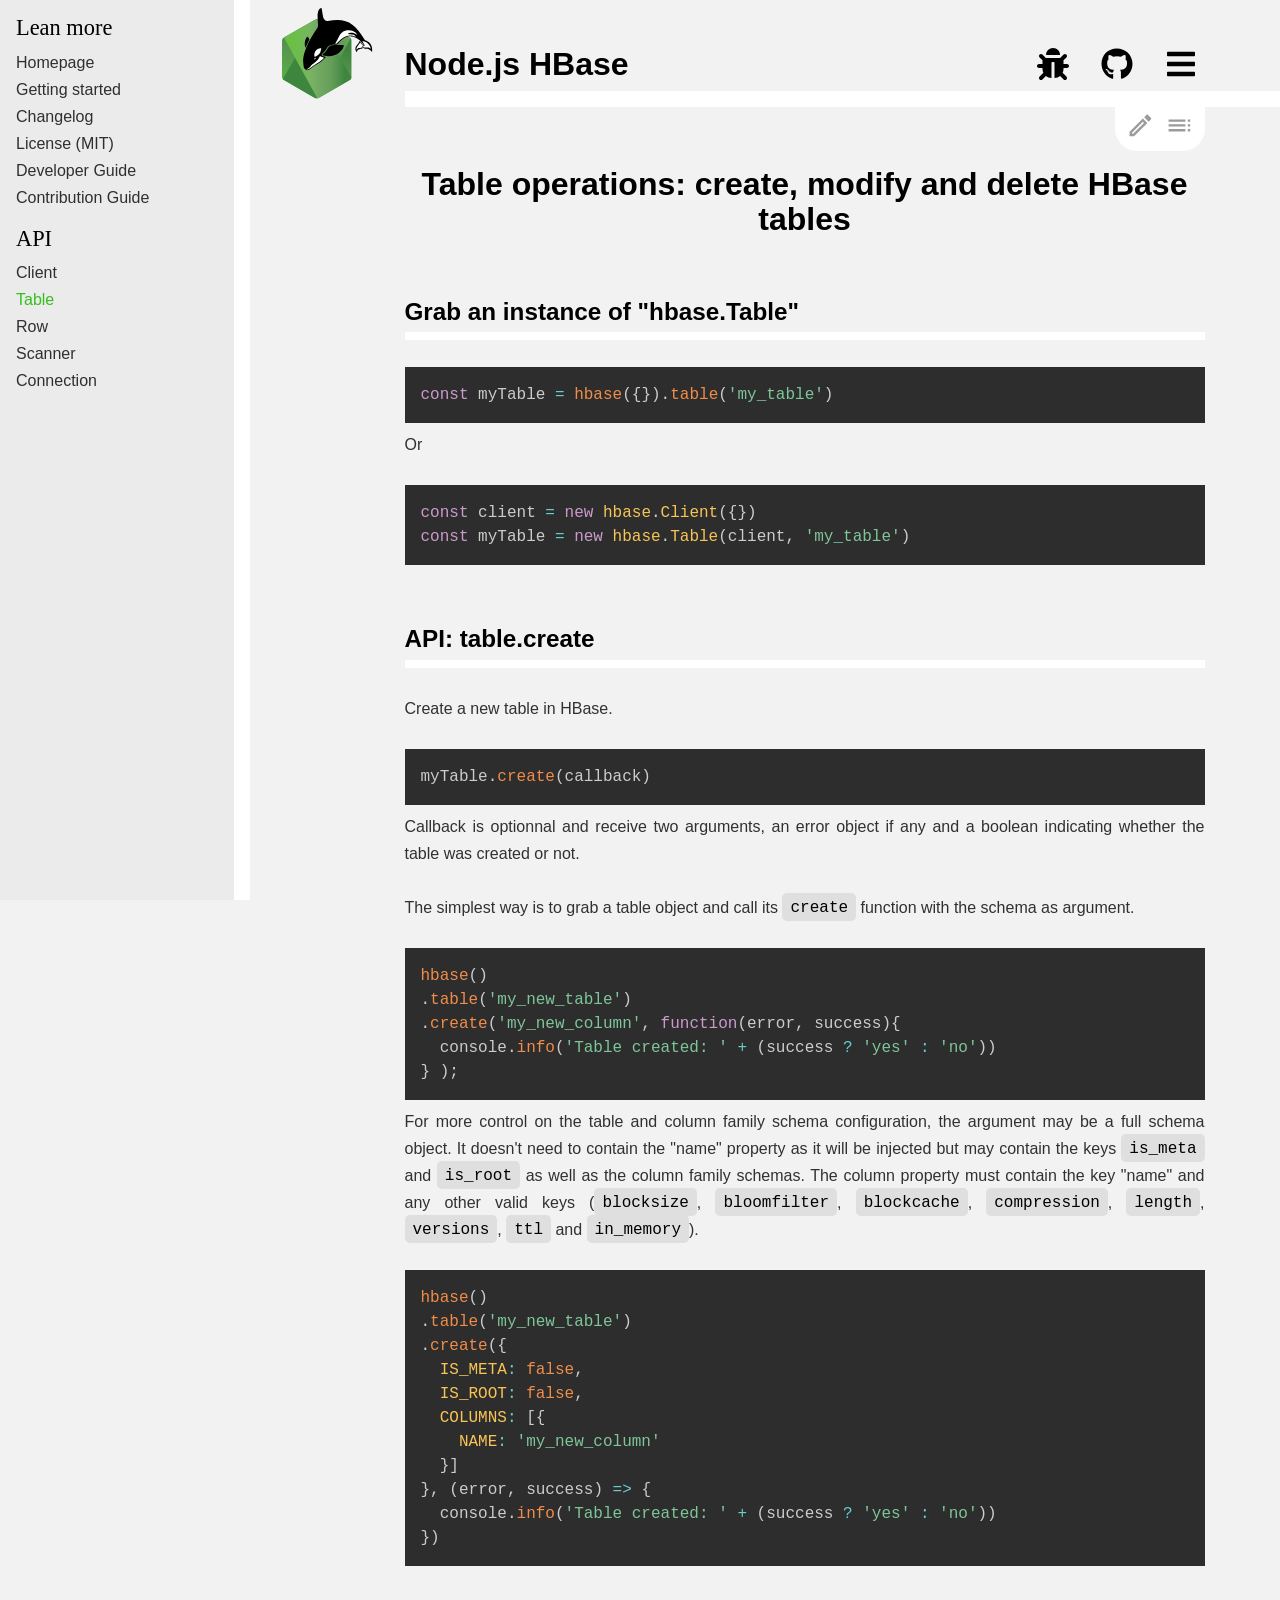
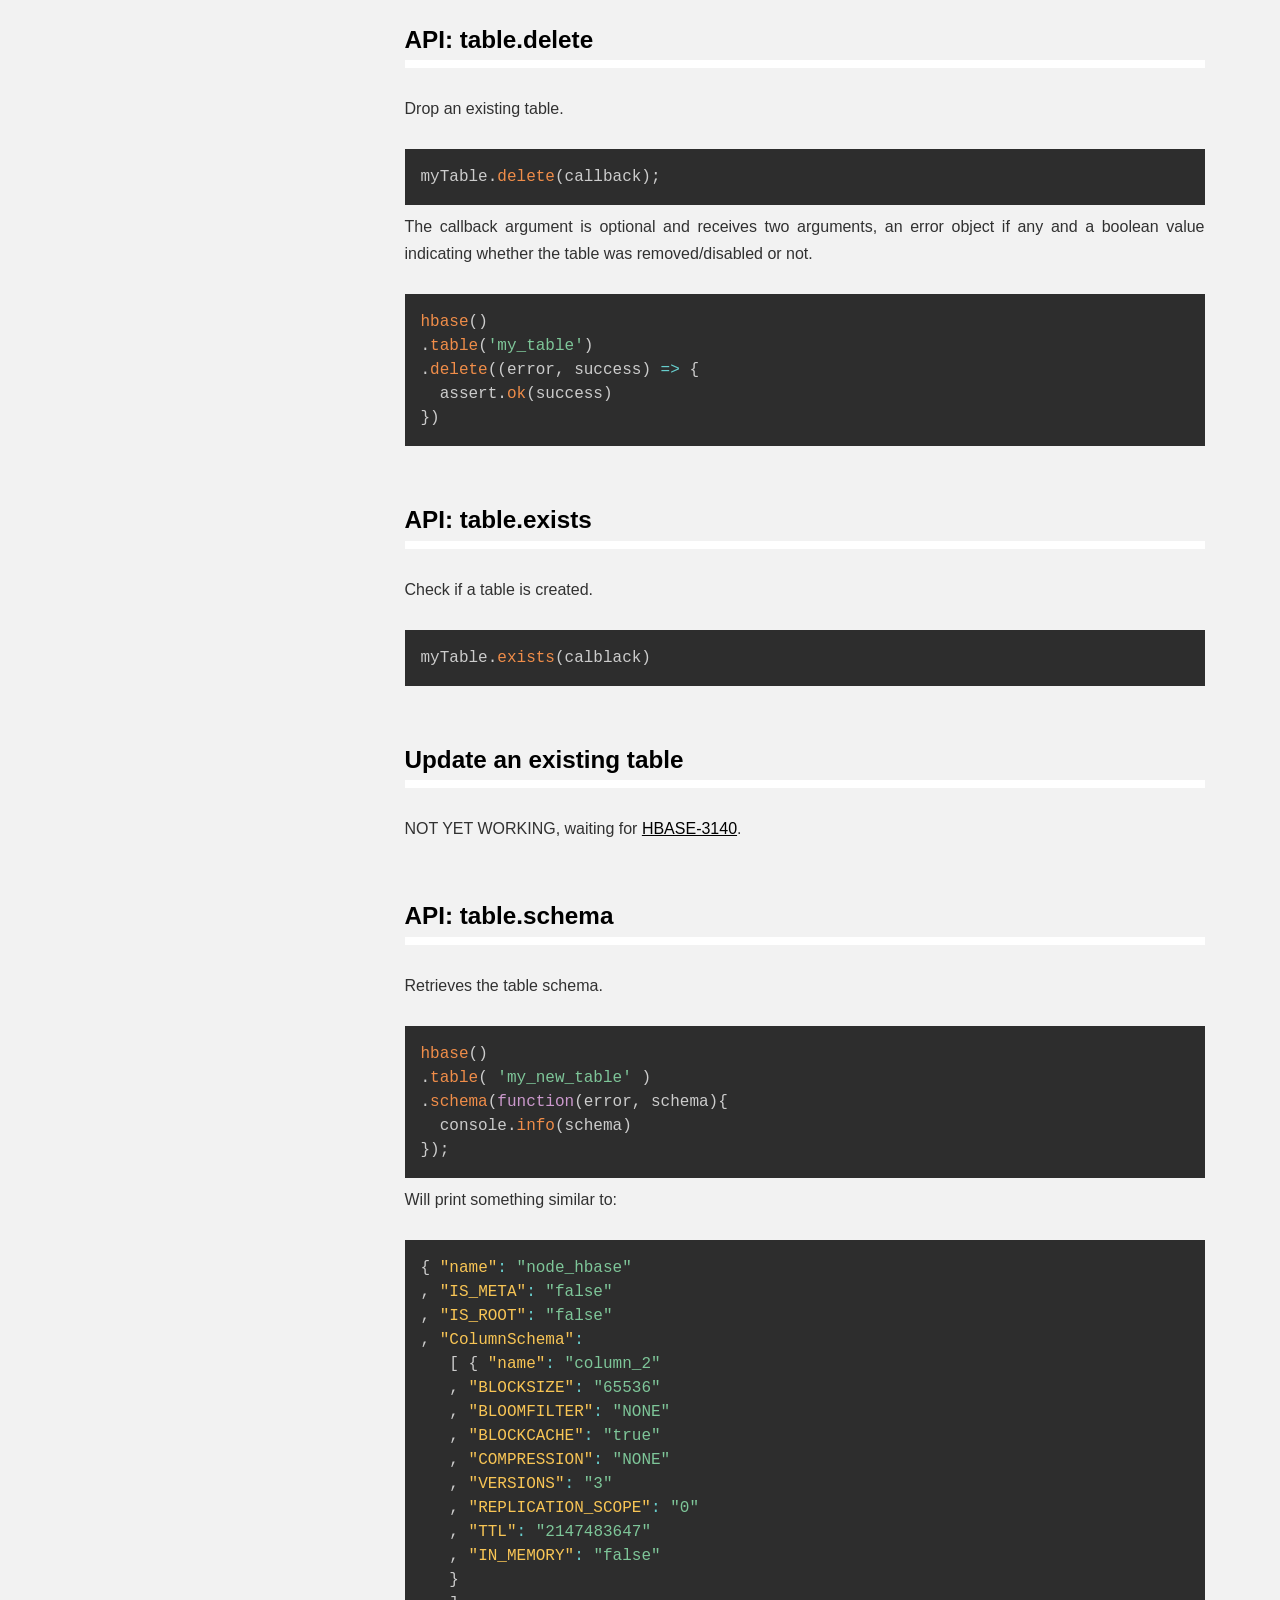
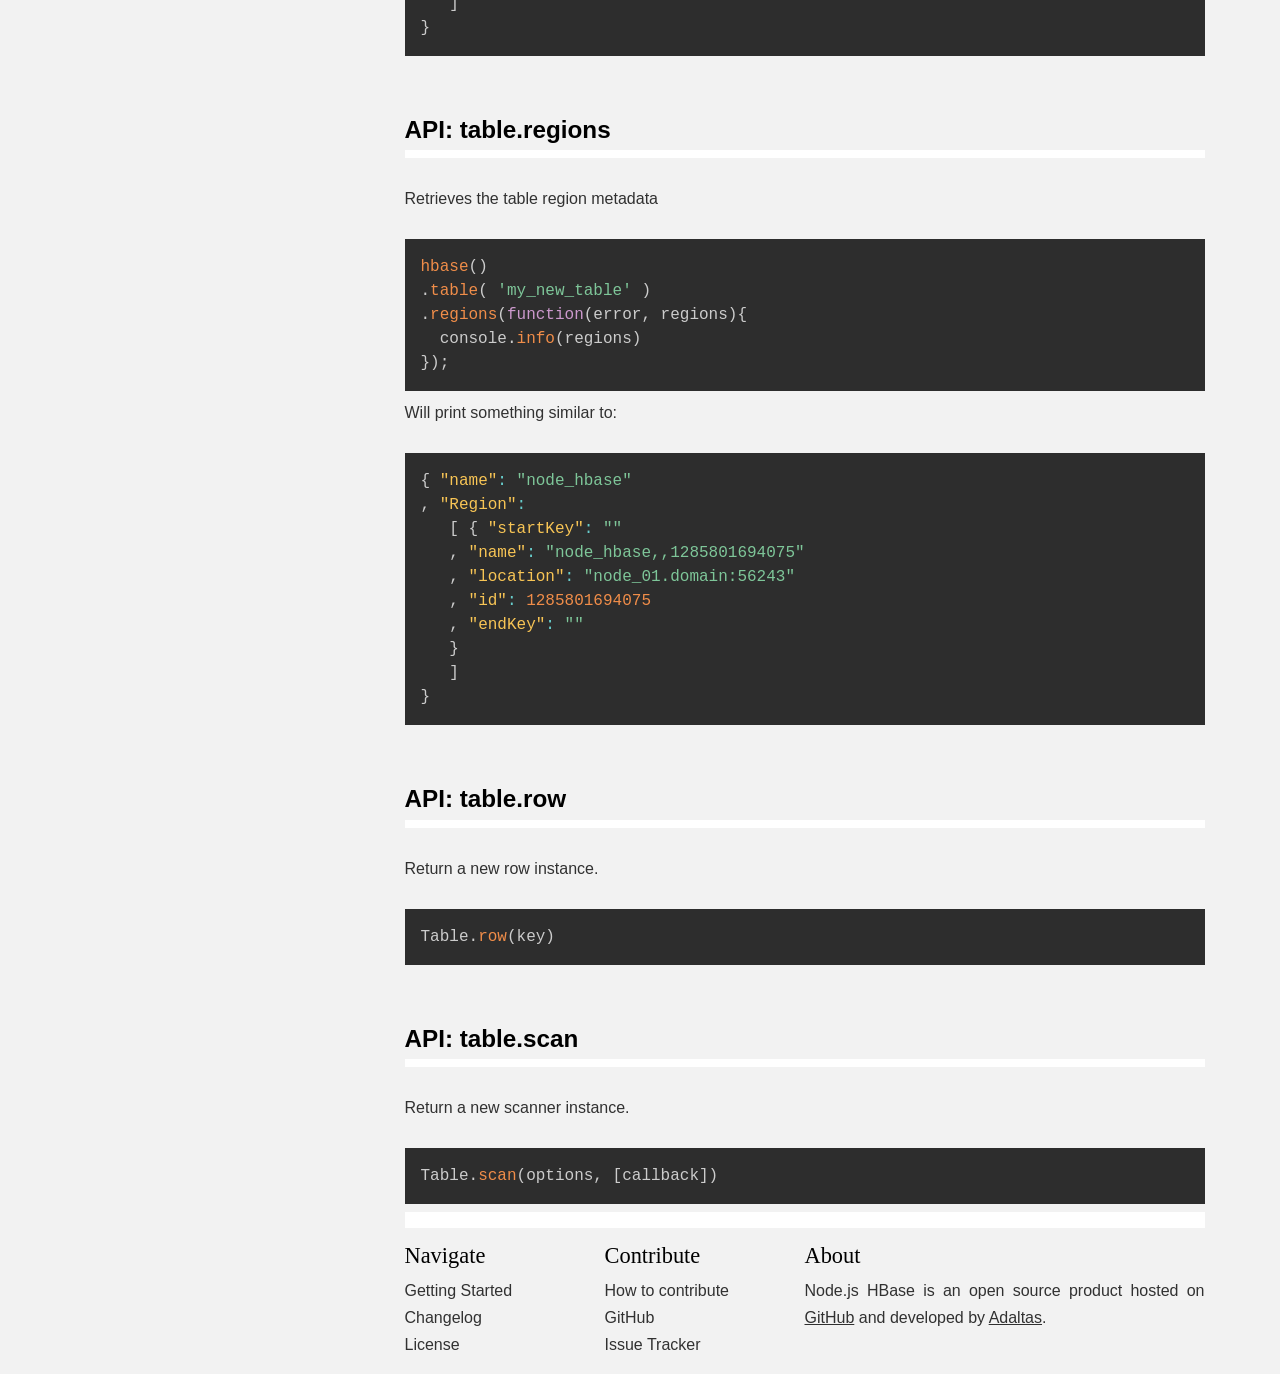
<file: api/table/index.html>
<!DOCTYPE html><html lang="en"><head><meta charSet="utf-8"/><meta http-equiv="x-ua-compatible" content="ie=edge"/><meta name="viewport" content="width=device-width, initial-scale=1, shrink-to-fit=no"/><style id="typography.js">html{font-family:sans-serif;-ms-text-size-adjust:100%;-webkit-text-size-adjust:100%}body{margin:0}article,aside,details,figcaption,figure,footer,header,main,menu,nav,section,summary{display:block}audio,canvas,progress,video{display:inline-block}audio:not([controls]){display:none;height:0}progress{vertical-align:baseline}[hidden],template{display:none}a{background-color:transparent;-webkit-text-decoration-skip:objects}a:active,a:hover{outline-width:0}abbr[title]{border-bottom:none;text-decoration:underline;text-decoration:underline dotted}b,strong{font-weight:inherit;font-weight:bolder}dfn{font-style:italic}h1{font-size:2em;margin:.67em 0}mark{background-color:#ff0;color:#000}small{font-size:80%}sub,sup{font-size:75%;line-height:0;position:relative;vertical-align:baseline}sub{bottom:-.25em}sup{top:-.5em}img{border-style:none}svg:not(:root){overflow:hidden}code,kbd,pre,samp{font-family:monospace,monospace;font-size:1em}figure{margin:1em 40px}hr{box-sizing:content-box;height:0;overflow:visible}button,input,optgroup,select,textarea{font:inherit;margin:0}optgroup{font-weight:700}button,input{overflow:visible}button,select{text-transform:none}[type=reset],[type=submit],button,html [type=button]{-webkit-appearance:button}[type=button]::-moz-focus-inner,[type=reset]::-moz-focus-inner,[type=submit]::-moz-focus-inner,button::-moz-focus-inner{border-style:none;padding:0}[type=button]:-moz-focusring,[type=reset]:-moz-focusring,[type=submit]:-moz-focusring,button:-moz-focusring{outline:1px dotted ButtonText}fieldset{border:1px solid silver;margin:0 2px;padding:.35em .625em .75em}legend{box-sizing:border-box;color:inherit;display:table;max-width:100%;padding:0;white-space:normal}textarea{overflow:auto}[type=checkbox],[type=radio]{box-sizing:border-box;padding:0}[type=number]::-webkit-inner-spin-button,[type=number]::-webkit-outer-spin-button{height:auto}[type=search]{-webkit-appearance:textfield;outline-offset:-2px}[type=search]::-webkit-search-cancel-button,[type=search]::-webkit-search-decoration{-webkit-appearance:none}::-webkit-input-placeholder{color:inherit;opacity:.54}::-webkit-file-upload-button{-webkit-appearance:button;font:inherit}html{font:100%/1.6875 'Arvo',sans-serif;box-sizing:border-box;overflow-y:scroll;}*{box-sizing:inherit;}*:before{box-sizing:inherit;}*:after{box-sizing:inherit;}body{color:hsla(0,0%,0%,0.8);font-family:'Arvo',sans-serif;font-weight:400;word-wrap:break-word;font-kerning:normal;-moz-font-feature-settings:"kern", "liga", "clig", "calt";-ms-font-feature-settings:"kern", "liga", "clig", "calt";-webkit-font-feature-settings:"kern", "liga", "clig", "calt";font-feature-settings:"kern", "liga", "clig", "calt";}img{max-width:100%;margin-left:0;margin-right:0;margin-top:0;padding-bottom:0;padding-left:0;padding-right:0;padding-top:0;margin-bottom:1.6875rem;}h1{margin-left:0;margin-right:0;margin-top:0;padding-bottom:0;padding-left:0;padding-right:0;padding-top:0;margin-bottom:1.6875rem;color:hsla(0,0%,0%,1);font-family:'Montserrat',sans-serif;font-weight:700;text-rendering:optimizeLegibility;font-size:2rem;line-height:1.1;}h2{margin-left:0;margin-right:0;margin-top:0;padding-bottom:0;padding-left:0;padding-right:0;padding-top:0;margin-bottom:1.6875rem;color:hsla(0,0%,0%,1);font-family:'Montserrat',sans-serif;font-weight:700;text-rendering:optimizeLegibility;font-size:1.51572rem;line-height:1.1;}h3{margin-left:0;margin-right:0;margin-top:0;padding-bottom:0;padding-left:0;padding-right:0;padding-top:0;margin-bottom:1.6875rem;color:hsla(0,0%,0%,1);font-family:'Montserrat',sans-serif;font-weight:700;text-rendering:optimizeLegibility;font-size:1.31951rem;line-height:1.1;}h4{margin-left:0;margin-right:0;margin-top:0;padding-bottom:0;padding-left:0;padding-right:0;padding-top:0;margin-bottom:1.6875rem;color:hsla(0,0%,0%,1);font-family:'Montserrat',sans-serif;font-weight:700;text-rendering:optimizeLegibility;font-size:1rem;line-height:1.1;}h5{margin-left:0;margin-right:0;margin-top:0;padding-bottom:0;padding-left:0;padding-right:0;padding-top:0;margin-bottom:1.6875rem;color:hsla(0,0%,0%,1);font-family:'Montserrat',sans-serif;font-weight:700;text-rendering:optimizeLegibility;font-size:0.87055rem;line-height:1.1;}h6{margin-left:0;margin-right:0;margin-top:0;padding-bottom:0;padding-left:0;padding-right:0;padding-top:0;margin-bottom:1.6875rem;color:hsla(0,0%,0%,1);font-family:'Montserrat',sans-serif;font-weight:700;text-rendering:optimizeLegibility;font-size:0.81225rem;line-height:1.1;}hgroup{margin-left:0;margin-right:0;margin-top:0;padding-bottom:0;padding-left:0;padding-right:0;padding-top:0;margin-bottom:1.6875rem;}ul{margin-left:1.6875rem;margin-right:0;margin-top:0;padding-bottom:0;padding-left:0;padding-right:0;padding-top:0;margin-bottom:1.6875rem;list-style-position:outside;list-style-image:none;}ol{margin-left:1.6875rem;margin-right:0;margin-top:0;padding-bottom:0;padding-left:0;padding-right:0;padding-top:0;margin-bottom:1.6875rem;list-style-position:outside;list-style-image:none;}dl{margin-left:0;margin-right:0;margin-top:0;padding-bottom:0;padding-left:0;padding-right:0;padding-top:0;margin-bottom:1.6875rem;}dd{margin-left:0;margin-right:0;margin-top:0;padding-bottom:0;padding-left:0;padding-right:0;padding-top:0;margin-bottom:1.6875rem;}p{margin-left:0;margin-right:0;margin-top:0;padding-bottom:0;padding-left:0;padding-right:0;padding-top:0;margin-bottom:1.6875rem;}figure{margin-left:0;margin-right:0;margin-top:0;padding-bottom:0;padding-left:0;padding-right:0;padding-top:0;margin-bottom:1.6875rem;}pre{margin-left:0;margin-right:0;margin-top:0;padding-bottom:0;padding-left:0;padding-right:0;padding-top:0;margin-bottom:1.6875rem;font-size:0.85rem;line-height:1.6875rem;}table{margin-left:0;margin-right:0;margin-top:0;padding-bottom:0;padding-left:0;padding-right:0;padding-top:0;margin-bottom:1.6875rem;font-size:1rem;line-height:1.6875rem;border-collapse:collapse;width:100%;}fieldset{margin-left:0;margin-right:0;margin-top:0;padding-bottom:0;padding-left:0;padding-right:0;padding-top:0;margin-bottom:1.6875rem;}blockquote{margin-left:0;margin-right:1.6875rem;margin-top:0;padding-bottom:0;padding-left:1.37109rem;padding-right:0;padding-top:0;margin-bottom:1.6875rem;font-size:1.1487rem;line-height:1.6875rem;color:hsla(0,0%,0%,0.59);border-left:0.31641rem solid #fca206;}form{margin-left:0;margin-right:0;margin-top:0;padding-bottom:0;padding-left:0;padding-right:0;padding-top:0;margin-bottom:1.6875rem;}noscript{margin-left:0;margin-right:0;margin-top:0;padding-bottom:0;padding-left:0;padding-right:0;padding-top:0;margin-bottom:1.6875rem;}iframe{margin-left:0;margin-right:0;margin-top:0;padding-bottom:0;padding-left:0;padding-right:0;padding-top:0;margin-bottom:1.6875rem;}hr{margin-left:0;margin-right:0;margin-top:0;padding-bottom:0;padding-left:0;padding-right:0;padding-top:0;margin-bottom:calc(1.6875rem - 1px);background:hsla(0,0%,0%,0.2);border:none;height:1px;}address{margin-left:0;margin-right:0;margin-top:0;padding-bottom:0;padding-left:0;padding-right:0;padding-top:0;margin-bottom:1.6875rem;}b{font-weight:700;}strong{font-weight:700;}dt{font-weight:700;}th{font-weight:700;}li{margin-bottom:calc(1.6875rem / 2);}ol li{padding-left:0;}ul li{padding-left:0;}li > ol{margin-left:1.6875rem;margin-bottom:calc(1.6875rem / 2);margin-top:calc(1.6875rem / 2);}li > ul{margin-left:1.6875rem;margin-bottom:calc(1.6875rem / 2);margin-top:calc(1.6875rem / 2);}blockquote *:last-child{margin-bottom:0;}li *:last-child{margin-bottom:0;}p *:last-child{margin-bottom:0;}li > p{margin-bottom:calc(1.6875rem / 2);}code{font-size:0.85rem;line-height:1.6875rem;}kbd{font-size:0.85rem;line-height:1.6875rem;}samp{font-size:0.85rem;line-height:1.6875rem;}abbr{border-bottom:1px dotted hsla(0,0%,0%,0.5);cursor:help;}acronym{border-bottom:1px dotted hsla(0,0%,0%,0.5);cursor:help;}abbr[title]{border-bottom:1px dotted hsla(0,0%,0%,0.5);cursor:help;text-decoration:none;}thead{text-align:left;}td,th{text-align:left;border-bottom:1px solid hsla(0,0%,0%,0.12);font-feature-settings:"tnum";-moz-font-feature-settings:"tnum";-ms-font-feature-settings:"tnum";-webkit-font-feature-settings:"tnum";padding-left:1.125rem;padding-right:1.125rem;padding-top:0.84375rem;padding-bottom:calc(0.84375rem - 1px);}th:first-child,td:first-child{padding-left:0;}th:last-child,td:last-child{padding-right:0;}a{color:#d65947;text-decoration:none;}a:hover,a:active{color:hsla(0,0%,0%,0.8);}h1,h2,h3,h4,h5,h6{margin-top:3.375rem;}blockquote > :last-child{margin-bottom:0;}blockquote cite{font-size:1rem;line-height:1.6875rem;color:hsla(0,0%,0%,0.8);font-weight:400;}blockquote cite:before{content:"— ";}@media only screen and (max-width:480px){blockquote{margin-left:-1.26563rem;margin-right:0;padding-left:0.94922rem;}}article h1{text-align:center;}article h2{border-bottom:.5rem solid #fff;line-height:2.53125rem;}article a{text-decoration:underline;color:#000;}article a:hover,a:active{color:#d65947;}</style><link rel="apple-touch-icon" sizes="96x96" href="/icons/icon-96x96.png?v=dd1270eb96bb1e26045a3b7bb36ad752"/><style id="glamor-styles">.css-o4mt9s,[data-css-o4mt9s]{position:relative;margin:0;padding-left:250px;}@media (max-width: 960px){.css-o4mt9s,[data-css-o4mt9s]{padding-left:0;}}.css-9fs1d8,[data-css-9fs1d8]{position:fixed;top:0;height:100vh;left:0;width:250px;overflow:auto;}.css-9fs1d8> *,[data-css-9fs1d8]> *{overflow:auto;}@media (max-width: 960px){.css-9fs1d8,[data-css-9fs1d8]{left:-250px;}}.css-1mu003q,[data-css-1mu003q]{box-sizing:border-box;flex-grow:0;max-width:15%;flex-basis:15%;padding:.5rem 2rem 0 2rem;-webkit-flex-grow:0;-webkit-flex-basis:15%;}@media (max-width: 960px){.css-1mu003q,[data-css-1mu003q]{padding:.5rem .5rem 0 .5rem;}}.css-1qj5nue,[data-css-1qj5nue]{font-size:2rem;font-weight:bold;}.css-1qj5nue a,[data-css-1qj5nue] a{color:#000;}.css-1qj5nue a:hover,[data-css-1qj5nue] a:hover{color:#34BF1C;}@media (max-width: 400px){.css-1qj5nue,[data-css-1qj5nue]{font-size:1.4rem;}}.css-2lrsej,[data-css-2lrsej]{flex:1 1 auto;-webkit-flex:1 1 auto;}@media (max-width: 960px){.css-vnrzkp,[data-css-vnrzkp]{margin-left:0 !important;width:36px !important;height:36px !important;}}@media (min-width: 960px){.css-vnrzkp,[data-css-vnrzkp]{margin-left:1rem !important;}}.css-uuhnl9,[data-css-uuhnl9]{color:#000;}@media (max-width: 960px){.css-uuhnl9,[data-css-uuhnl9]{width:1.3rem;height:1.3rem;}}@media (min-width: 960px){.css-uuhnl9,[data-css-uuhnl9]{width:2rem;height:2rem;}}.css-c6w8ci,[data-css-c6w8ci]{display:-webkit-box; display: -moz-box; display: -ms-flexbox; display: -webkit-flex; display: flex;max-width:800px;align-items:center;-webkit-box-align:center;-webkit-align-items:center;}@media (max-width: 960px){.css-c6w8ci,[data-css-c6w8ci]{margin-right:1rem;}}@media (min-width: 960px){.css-c6w8ci,[data-css-c6w8ci]{margin-right:2rem;}}.css-1hqhyjz,[data-css-1hqhyjz]{box-sizing:border-box;max-width:85%;flex-basis:85%;align-self:flex-end;-webkit-flex-basis:85%;-webkit-align-self:flex-end;}@media (min-width: 960px){.css-1hqhyjz,[data-css-1hqhyjz]{border-bottom:1rem solid #fff;}}.css-tdmiry,[data-css-tdmiry]{display:-webkit-box; display: -moz-box; display: -ms-flexbox; display: -webkit-flex; display: flex;}@media (max-width: 960px){.css-tdmiry,[data-css-tdmiry]{border-bottom:1rem solid #fff;}}.css-14mjesj,[data-css-14mjesj]{width:100%;display:-webkit-box; display: -moz-box; display: -ms-flexbox; display: -webkit-flex; display: flex;align-items:inherit;justify-content:inherit;-webkit-box-align:inherit;-webkit-align-items:inherit;-webkit-box-pack:inherit;-webkit-justify-content:inherit;}.css-1tjpe7r,[data-css-1tjpe7r]{display:-webkit-inline-box; display: -moz-inline-box; display: -ms-inline-flexbox; display: -webkit-inline-flex; display: inline-flex;position:relative;align-items:center;vertical-align:middle;justify-content:center;flex:0 0 auto;width:48px;height:48px;padding:0;font-size:1.5rem;text-align:center;text-decoration:none;border-radius:50%;transition:background-color 150ms cubic-bezier(0.4, 0, 0.2, 1);background-color:transparent;-webkit-box-align:center;-webkit-align-items:center;-webkit-box-pack:center;-webkit-justify-content:center;-webkit-flex:0 0 auto;-webkit-transition:background-color 150ms cubic-bezier(0.4, 0, 0.2, 1);-moz-transition:background-color 150ms cubic-bezier(0.4, 0, 0.2, 1);}.css-1tjpe7r:hover,[data-css-1tjpe7r]:hover{background-color:rgba(0, 0, 0, .08);}.css-msk631,[data-css-msk631]{transform:scale(.0);opacity:0.5;display:block;width:100%;height:100%;border-radius:50%;background-color:#000;-webkit-transform:scale(.0);}.css-h96g2f,[data-css-h96g2f]{top:0;left:0;width:100%;height:100%;display:block;position:absolute;overflow:hidden;z-index:0;pointer-events:none;}.css-2hpbxp,[data-css-2hpbxp]{display:-webkit-inline-box; display: -moz-inline-box; display: -ms-inline-flexbox; display: -webkit-inline-flex; display: inline-flex;position:relative;align-items:center;vertical-align:middle;justify-content:center;flex:0 0 auto;width:48px;height:48px;padding:0;font-size:1.5rem;text-align:center;text-decoration:none;border-radius:50%;transition:background-color 150ms cubic-bezier(0.4, 0, 0.2, 1);background-color:transparent;cursor:pointer;border:0;margin:0;-webkit-box-align:center;-webkit-align-items:center;-webkit-box-pack:center;-webkit-justify-content:center;-webkit-flex:0 0 auto;-webkit-transition:background-color 150ms cubic-bezier(0.4, 0, 0.2, 1);-moz-transition:background-color 150ms cubic-bezier(0.4, 0, 0.2, 1);}.css-2hpbxp:hover,[data-css-2hpbxp]:hover{background-color:rgba(0, 0, 0, .08);}.css-2hpbxp:focus,[data-css-2hpbxp]:focus{outline:none;}.css-hy452g,[data-css-hy452g]{background-color:#fff;}.css-hy452g > div,[data-css-hy452g] > div{padding:1rem;}.css-hy452g h2,[data-css-hy452g] h2{margin-top:0;}.css-hy452g ul,[data-css-hy452g] ul, .css-hy452g li, [data-css-hy452g] li{margin-top:0;margin-bottom:0;}.css-s3cchn,[data-css-s3cchn]{outline:none;}@media (max-width: 960px){.css-s3cchn,[data-css-s3cchn]{width:1.8rem !important;height:1.8rem !important;}}@media (min-width: 960px){.css-s3cchn,[data-css-s3cchn]{width:2.4rem !important;height:2.4rem !important;}}.css-12ypaem,[data-css-12ypaem]{fill:#9B9B9B;}@media (max-width: 960px){.css-12ypaem,[data-css-12ypaem]{width:1.4rem;height:1.4rem;}}@media (min-width: 960px){.css-12ypaem,[data-css-12ypaem]{width:1.8rem;height:1.8rem;}}.css-1gqx6h2,[data-css-1gqx6h2]{float:right;background-color:#fff;margin-bottom:1rem;padding:0 .4rem .4rem .4rem;}@media (max-width: 960px){.css-1gqx6h2,[data-css-1gqx6h2]{border-radius:0 0 1.8rem 1.8rem;}}@media (min-width: 960px){.css-1gqx6h2,[data-css-1gqx6h2]{border-radius:0 0 1.4rem 1.4rem;}}.css-3g72t1,[data-css-3g72t1]{clear:right;}.css-3g72t1 .toc,[data-css-3g72t1] .toc{background-color:#fff;padding:5px 0;display:none;}.css-3g72t1 .toc h2,[data-css-3g72t1] .toc h2{margin-top:0;}.css-3g72t1 .toc ul,[data-css-3g72t1] .toc ul{margin-top:0;margin-bottom:0;}.css-186opbb,[data-css-186opbb]{max-width:800px;}.css-186opbb :not(pre) > code[class*="language-"],[data-css-186opbb] :not(pre) > code[class*="language-"]{padding:.4em .5em .2em .5em;background:#DFDFDF;color:#000;}@media (max-width: 960px){.css-186opbb,[data-css-186opbb]{margin:0 1rem;}}@media (min-width: 960px){.css-186opbb,[data-css-186opbb]{margin:0 2rem 0 15%;text-align:justify;}}.css-rpurc2,[data-css-rpurc2]{flex:1;-webkit-flex:1;}@media (max-width: 960px){.css-rpurc2,[data-css-rpurc2]{flex:0 0 50%;-webkit-flex:0 0 50%;}}.css-1nyj4b5,[data-css-1nyj4b5]{flex:2;-webkit-flex:2;}@media (max-width: 960px){.css-1nyj4b5,[data-css-1nyj4b5]{flex:0 0 100%;-webkit-flex:0 0 100%;}}.css-jz2g0y,[data-css-jz2g0y]{max-width:800px;display:-webkit-box; display: -moz-box; display: -ms-flexbox; display: -webkit-flex; display: flex;flex-wrap:wrap;border-top:1rem solid #fff;padding-bottom:1rem;-webkit-box-lines:multiple;-webkit-flex-wrap:wrap;}.css-jz2g0y h1,[data-css-jz2g0y] h1{margin:1rem 0 .5rem 0;color:#000;font-family:Arvo sans-serif;font-weight:normal;font-size:1.4rem;text-align:left;}.css-jz2g0y ul,[data-css-jz2g0y] ul, .css-jz2g0y p, [data-css-jz2g0y] p{margin:0 0 0 0;}.css-jz2g0y li,[data-css-jz2g0y] li{margin:0;text-indent:0;list-style-type:none;}.css-jz2g0y a,[data-css-jz2g0y] a{color:hsla(0,0%,0%,0.8);}.css-jz2g0y a:hover,[data-css-jz2g0y] a:hover{color:#34BF1C;}.css-jz2g0y p a,[data-css-jz2g0y] p a{text-decoration:underline;}@media (max-width: 960px){.css-jz2g0y,[data-css-jz2g0y]{margin:0 1rem;}}@media (min-width: 960px){.css-jz2g0y,[data-css-jz2g0y]{margin:0 2rem 0 15%;text-align:justify;}}.css-178283y,[data-css-178283y]{display:block;padding:0 1rem 0 1rem;color:hsla(0,0%,0%,0.8);}.css-178283y:hover,[data-css-178283y]:hover{background-color:#fff;}.css-sf4hxo,[data-css-sf4hxo]{color:#34BF1C;}.css-sf4hxo:hover,[data-css-sf4hxo]:hover{cursor:default;color:#34BF1C;background-color:inherit;}.css-miwtlr,[data-css-miwtlr]{margin:0;padding:0;text-indent:0;list-style-type:none;}.css-jdk3d3,[data-css-jdk3d3]{position:relative;padding-top:1rem;padding-bottom:1rem;height:100% ;border-right:1rem solid #fff;background-color:#EBEBEB;}.css-jdk3d3 div,[data-css-jdk3d3] div{box-sizing:border-box;width:100%;}.css-jdk3d3 nav,[data-css-jdk3d3] nav{margin:0 0 1rem 0;}.css-jdk3d3 h1,[data-css-jdk3d3] h1{margin:0 0 .5rem 0;padding:0 1rem 0 1rem;color:#000;font-family:Arvo sans-serif;font-weight:normal;font-size:1.4rem;text-align:left;}.css-jdk3d3 ul,[data-css-jdk3d3] ul{margin:0;}</style><script id="glamor-ids">
        // <![CDATA[
        window._glamor = ["o4mt9s","9fs1d8","1mu003q","1qj5nue","2lrsej","vnrzkp","uuhnl9","c6w8ci","1hqhyjz","tdmiry","14mjesj","1tjpe7r","msk631","h96g2f","2hpbxp","hy452g","s3cchn","12ypaem","1gqx6h2","3g72t1","186opbb","rpurc2","1nyj4b5","jz2g0y","178283y","sf4hxo","miwtlr","jdk3d3"]
        // ]]>
        </script><title data-react-helmet="true">Node HBase - Table</title><meta data-react-helmet="true" name="description" content="Create, modify and delete HBase tables"/><meta data-react-helmet="true" name="keywords" content="hbase, table, schema, regions, region servers, exists, create, delete"/><style type="text/css">
    .anchor.before {
      position: absolute;
      top: 0;
      left: 0;
      transform: translateX(-100%);
      padding-right: 4px;
    }
    .anchor.after {
      display: inline-block;
      padding-left: 4px;
    }
    h1 .anchor svg,
    h2 .anchor svg,
    h3 .anchor svg,
    h4 .anchor svg,
    h5 .anchor svg,
    h6 .anchor svg {
      visibility: hidden;
    }
    h1:hover .anchor svg,
    h2:hover .anchor svg,
    h3:hover .anchor svg,
    h4:hover .anchor svg,
    h5:hover .anchor svg,
    h6:hover .anchor svg,
    h1 .anchor:focus svg,
    h2 .anchor:focus svg,
    h3 .anchor:focus svg,
    h4 .anchor:focus svg,
    h5 .anchor:focus svg,
    h6 .anchor:focus svg {
      visibility: visible;
    }
  </style><script>
    document.addEventListener("DOMContentLoaded", function(event) {
      var hash = window.decodeURI(location.hash.replace('#', ''))
      if (hash !== '') {
        var element = document.getElementById(hash)
        if (element) {
          var scrollTop = window.pageYOffset || document.documentElement.scrollTop || document.body.scrollTop
          var clientTop = document.documentElement.clientTop || document.body.clientTop || 0
          var offset = element.getBoundingClientRect().top + scrollTop - clientTop
          // Wait for the browser to finish rendering before scrolling.
          setTimeout((function() {
            window.scrollTo(0, offset - 64)
          }), 0)
        }
      }
    })
  </script><style data-href="/styles.5d7732e7de363963594b.css">code[class*=language-],pre[class*=language-]{color:#ccc;background:none;font-family:Consolas,Monaco,Andale Mono,Ubuntu Mono,monospace;font-size:1em;text-align:left;white-space:pre;word-spacing:normal;word-break:normal;word-wrap:normal;line-height:1.5;-moz-tab-size:4;-o-tab-size:4;tab-size:4;-webkit-hyphens:none;-ms-hyphens:none;hyphens:none}pre[class*=language-]{padding:1em;margin:.5em 0;overflow:auto}:not(pre)>code[class*=language-],pre[class*=language-]{background:#2d2d2d}:not(pre)>code[class*=language-]{padding:.1em;border-radius:.3em;white-space:normal}.token.block-comment,.token.cdata,.token.comment,.token.doctype,.token.prolog{color:#999}.token.punctuation{color:#ccc}.token.attr-name,.token.deleted,.token.namespace,.token.tag{color:#e2777a}.token.function-name{color:#6196cc}.token.boolean,.token.function,.token.number{color:#f08d49}.token.class-name,.token.constant,.token.property,.token.symbol{color:#f8c555}.token.atrule,.token.builtin,.token.important,.token.keyword,.token.selector{color:#cc99cd}.token.attr-value,.token.char,.token.regex,.token.string,.token.variable{color:#7ec699}.token.entity,.token.operator,.token.url{color:#67cdcc}.token.bold,.token.important{font-weight:700}.token.italic{font-style:italic}.token.entity{cursor:help}.token.inserted{color:green}@font-face{font-family:Arvo;src:local("Arvo"),url(/static/font.arvo.400-0025b6197d8af8ca5ab5bf4764a5dbc6.woff2) format("woff2");font-style:normal;font-weight:400;font-display:optional;unicode-range:U+0-ff,U+131,U+152-153,U+2bb-2bc,U+2c6,U+2da,U+2dc,U+2000-206f,U+2074,U+20ac,U+2122,U+2191,U+2193,U+2212,U+2215,U+feff,U+fffd}@font-face{font-family:Arvo;src:local("Arvo Bold"),local("Arvo-Bold"),url(/static/font.arvo.700-b2d543619d0d58a8edbac122d72a4228.woff2) format("woff2");font-style:normal;font-weight:700;font-display:optional;unicode-range:U+0-ff,U+131,U+152-153,U+2bb-2bc,U+2c6,U+2da,U+2dc,U+2000-206f,U+2074,U+20ac,U+2122,U+2191,U+2193,U+2212,U+2215,U+feff,U+fffd}@font-face{font-family:Montserrat;src:local("Montserrat Bold"),local("Montserrat-Bold"),url(/static/font.montserrat.700-099915ec0e3026165710937defdc5fc3.woff2) format("woff2");font-style:normal;font-weight:700;font-display:optional;unicode-range:U+0-ff,U+131,U+152-153,U+2bb-2bc,U+2c6,U+2da,U+2dc,U+2000-206f,U+2074,U+20ac,U+2122,U+2191,U+2193,U+2212,U+2215,U+feff,U+fffd}body,html{background-color:#f2f2f2}</style><link rel="preconnect" href="https://www.google-analytics.com"/><link rel="dns-prefetch" href="https://www.google-analytics.com"/><link rel="icon" href="/favicon-32x32.png?v=dd1270eb96bb1e26045a3b7bb36ad752" type="image/png"/><link rel="manifest" href="/manifest.webmanifest"/><meta name="theme-color" content="#3E863D"/><link rel="apple-touch-icon" sizes="48x48" href="/icons/icon-48x48.png?v=dd1270eb96bb1e26045a3b7bb36ad752"/><link rel="apple-touch-icon" sizes="72x72" href="/icons/icon-72x72.png?v=dd1270eb96bb1e26045a3b7bb36ad752"/><meta name="generator" content="Gatsby 2.24.37"/><link rel="apple-touch-icon" sizes="144x144" href="/icons/icon-144x144.png?v=dd1270eb96bb1e26045a3b7bb36ad752"/><link rel="apple-touch-icon" sizes="192x192" href="/icons/icon-192x192.png?v=dd1270eb96bb1e26045a3b7bb36ad752"/><link rel="apple-touch-icon" sizes="256x256" href="/icons/icon-256x256.png?v=dd1270eb96bb1e26045a3b7bb36ad752"/><link rel="apple-touch-icon" sizes="384x384" href="/icons/icon-384x384.png?v=dd1270eb96bb1e26045a3b7bb36ad752"/><link rel="apple-touch-icon" sizes="512x512" href="/icons/icon-512x512.png?v=dd1270eb96bb1e26045a3b7bb36ad752"/><link rel="sitemap" type="application/xml" href="/sitemap.xml"/><link as="script" rel="preload" href="/framework-665e19c4e2ebc7681ad7.js"/><link as="script" rel="preload" href="/1bfc9850-a77a0e47a6ff388d2c28.js"/><link as="script" rel="preload" href="/component---src-templates-page-js-54dc1b0b9a1c73f09fa0.js"/><link as="script" rel="preload" href="/95d0e4c6d5428e4e5c144b1145f6c0d2357c0db3-72c2e59d3a2364992ba3.js"/><link as="script" rel="preload" href="/app-8506d7099b6c48f62904.js"/><link as="script" rel="preload" href="/styles-2d82ac8e3afc0c213061.js"/><link as="script" rel="preload" href="/webpack-runtime-c4d638747e5e044feb6d.js"/><link as="fetch" rel="preload" href="/page-data/api/table/page-data.json" crossorigin="anonymous"/><link as="fetch" rel="preload" href="/page-data/sq/d/2210122946.json" crossorigin="anonymous"/><link as="fetch" rel="preload" href="/page-data/app-data.json" crossorigin="anonymous"/></head><body><div id="___gatsby"><div style="outline:none" tabindex="-1" id="gatsby-focus-wrapper"><div class="css-o4mt9s"><header class="css-tdmiry"><div class="css-1mu003q"><a title="Visit homepage" href="/"><svg xmlns="http://www.w3.org/2000/svg" style="isolation:isolate" viewBox="0 0 400 400"><defs><clipPath id="_clipPath_wOC5kHfEUJBEVxHw4wkcn2HKTjhbiPtX"><rect width="400" height="400"></rect></clipPath></defs><g clip-path="url(#_clipPath_wOC5kHfEUJBEVxHw4wkcn2HKTjhbiPtX)"><g style="isolation:isolate"><clipPath id="_clipPath_L6UUssT70W97HcFDig89p0twFZhs3c5T"><path d="M 145.711 51.628 L 8.304 130.938 C 3.157 133.906 0 139.386 0 145.308 L 0 304.039 C 0 309.965 3.157 315.442 8.304 318.409 L 145.721 397.781 C 150.858 400.74 157.191 400.74 162.322 397.781 L 299.716 318.409 C 304.836 315.442 308 309.962 308 304.039 L 308 145.308 C 308 139.386 304.836 133.906 299.683 130.938 L 162.309 51.628 C 159.732 50.151 156.862 49.411 153.992 49.411 C 151.122 49.411 148.252 50.151 145.675 51.628" fill="#FFF"></path></clipPath><g clip-path="url(#_clipPath_L6UUssT70W97HcFDig89p0twFZhs3c5T)"><linearGradient id="_lgradient_15" x1="0.669" y1="0.159" x2="0.335" y2="0.842" gradientTransform="matrix(585.717 0 0 594.79 -138.862 -72.315)" gradientUnits="userSpaceOnUse"><stop offset="30%" stop-color="#3e863d"></stop><stop offset="50%" stop-color="#55934f"></stop><stop offset="80%" stop-color="#5aad45"></stop></linearGradient><path d="M 446.855 117.472 L 59.666 -72.315 L -138.862 332.679 L 248.318 522.475 L 446.855 117.472 Z" fill="url(#_lgradient_15)"></path></g><clipPath id="_clipPath_sBa4UojtW9GYpQ2tBjHtZmTAy1dv9Wab"><path d="M 3.405 314.117 C 4.719 315.823 6.363 317.301 8.297 318.409 L 126.168 386.493 L 145.802 397.778 C 148.738 399.474 152.084 400.192 155.371 399.947 C 156.467 399.859 157.563 399.654 158.633 399.35 L 303.555 133.994 C 302.446 132.788 301.148 131.776 299.693 130.929 L 209.721 78.973 L 162.162 51.609 C 160.812 50.826 159.347 50.272 157.857 49.88 L 3.405 314.117 Z" fill="#FFF"></path></clipPath><g clip-path="url(#_clipPath_sBa4UojtW9GYpQ2tBjHtZmTAy1dv9Wab)"><linearGradient id="_lgradient_16" x1="0.218" y1="0.713" x2="0.787" y2="0.293" gradientTransform="matrix(634.966 0 0 637.154 -164.001 -93.522)" gradientUnits="userSpaceOnUse"><stop offset="57%" stop-color="#3e863d"></stop><stop offset="72%" stop-color="#619857"></stop><stop offset="100%" stop-color="#76ac64"></stop></linearGradient><path d="M -164.001 173.605 L 109.394 543.633 L 470.964 276.496 L 197.552 -93.522 L -164.001 173.605 Z" fill="url(#_lgradient_16)"></path></g><clipPath id="_clipPath_5eLkKkR517IPGD4uNzCFhhzOFzNOP5lb"><path d="M 152.351 49.502 C 150.045 49.73 147.792 50.448 145.714 51.628 L 8.698 130.71 L 156.444 399.817 C 158.499 399.523 160.521 398.838 162.348 397.781 L 299.755 318.409 C 303.995 315.95 306.898 311.789 307.778 307.072 L 157.162 49.773 C 156.053 49.554 154.944 49.44 153.803 49.44 C 153.346 49.44 152.889 49.463 152.433 49.505" fill="#FFF"></path></clipPath><g clip-path="url(#_clipPath_5eLkKkR517IPGD4uNzCFhhzOFzNOP5lb)"><linearGradient id="_lgradient_17" y1="0.5" x2="1" y2="0.5" gradientTransform="matrix(299.024 0 0 350.383 8.695 49.44)" gradientUnits="userSpaceOnUse"><stop offset="16%" stop-color="#6bbf47"></stop><stop offset="38%" stop-color="#79b461"></stop><stop offset="47%" stop-color="#75ac64"></stop><stop offset="70%" stop-color="#659e5a"></stop><stop offset="90%" stop-color="#3e863d"></stop></linearGradient><path d="M 8.695 49.44 L 8.695 399.823 L 307.72 399.823 L 307.72 49.44 L 8.695 49.44 Z" fill="url(#_lgradient_17)"></path></g></g><g style="isolation:isolate"><path d="M 268.694 164.013 C 260.834 164.196 230.24 164.451 222.808 164.418 C 214.913 164.383 208.781 168.412 204.004 175.274 C 197.115 185.175 191.707 196.615 181.226 202.699 C 180.068 203.372 179.137 205.992 179.262 207.591 C 179.338 208.569 181.543 209.661 182.94 210.124 C 228.754 223.962 267.88 193.071 272.508 169.491 C 273.628 166.208 272.394 163.927 268.694 164.013 Z"></path><path d="M 121.266 138.187 C 119.41 135.268 117.391 132.166 115.44 129.008 C 113.906 126.524 112.46 125.962 110.249 128.302 C 100.95 138.138 97.623 163.05 103.886 175.515 C 109.699 163.031 115.585 150.388 121.266 138.187 Z"></path><path d="M 370.987 143.505 C 366.478 142.493 366.045 140.359 364.087 137.586 C 317.907 67.97 289.683 43.393 202.646 57.116 C 194.619 58.511 189.355 54.935 185.473 47.573 C 180.444 41.26 179.174 20.865 175.814 4.236 C 175.144 0.063 174.107 -0.909 170.713 0.803 C 165.127 3.623 161.428 8.642 159.759 15.126 C 158.322 20.711 157.035 26.636 157.113 32.384 C 157.292 45.607 158.172 58.83 159.108 72.02 C 159.628 79.36 158.72 85.724 154.273 91.575 C 149.217 98.228 144.866 105.579 140.172 112.597 C 123.213 137.955 109.096 165.12 99.939 195.417 C 95.283 210.816 91.708 226.406 94.037 242.98 C 94.828 248.608 95.228 254.307 95.814 259.973 C 96.519 266.789 104.697 274.978 110.701 274.864 C 117.594 274.734 123.567 271.456 128.778 266.803 C 137.98 258.587 148.141 252.403 158.543 246.532 C 170.928 239.542 182.304 230.817 191.907 219.319 C 192.614 218.472 193.177 217.467 193.901 216.396 C 189 215.044 184.495 214.049 180.128 212.534 C 175.369 210.881 174.425 206.81 177.633 202.39 C 178.707 200.91 189.102 191.166 192.423 186.974 C 195.576 182.994 197.984 178.259 200.914 174.032 C 206.17 166.444 213.006 162.167 221.587 161.974 C 226.738 161.86 231.896 161.765 237.046 161.899 C 241.119 162.004 244.374 160.509 247.577 157.51 C 271.016 132.995 287.592 122.584 306.639 125.664 C 329.646 128.306 346.815 142.224 360.721 162.374 C 361.234 163.116 361.669 164.151 361.574 165.216 C 361.48 166.281 360.137 165.769 360.137 165.769 C 360.137 165.769 348.964 152.409 343.724 146.159 C 340.895 150.658 337.008 157.145 336.966 157.204 C 333.719 161.748 329.733 165.695 326.949 170.557 C 322.427 178.45 324.353 190.226 330.467 194.804 C 330.988 193.89 331.847 193.031 331.969 192.052 C 332.441 188.267 332.709 185.413 336.638 185.121 C 338.42 184.989 337.146 182.614 340.527 182.407 C 341.582 182.5 341.501 183.521 342.556 183.428 C 343.409 183.289 343.788 181.611 344.708 181.155 C 346.534 180.25 348.963 180.362 350.761 180.446 C 354.094 180.603 355.687 178.602 356.12 176.159 C 356.407 174.549 356.537 173.284 357.228 170.457 C 358.824 177.741 362.972 179.94 368.119 179.888 C 370.552 179.863 373.055 179.284 375.402 179.764 C 381.118 180.18 382.13 181.645 385.351 183.045 C 390.317 185.199 394.83 187.797 396.544 194.515 C 399.221 194.095 399.109 191.023 399.131 188.322 C 399.602 165.995 389.738 150.176 370.987 143.505 Z"></path></g><g style="isolation:isolate" fill="#FFF"><path d="M 169.234 178.378 C 173.75 178.294 174.431 179.478 172.531 183.974 C 172.107 184.977 171.683 186.074 171.608 187.16 C 171.006 195.871 167.26 202.102 160.648 206.414 C 157.305 208.593 154.377 211.608 151.014 213.736 C 149.169 214.904 146.297 216.152 144.831 215.283 C 142.886 214.149 142.337 206.638 142.894 203.909 C 145.689 190.21 157.107 178.604 169.234 178.378 L 169.234 178.378 Z"></path><path d="M 147.964 219.431 C 149.151 219.648 149.084 220.61 149.089 222.006 C 149.094 223.402 144.392 228.216 142.128 226.608 C 139.824 224.901 146.775 219.213 147.964 219.431 Z"></path><path d="M 186.469 220.333 C 180.501 226.642 173.841 231.695 167.366 236.361 C 162.306 240.005 139.749 253.829 128.418 262.839 C 122.66 266.966 117.063 271.549 109.655 271.333 C 109.771 270.63 109.755 270.133 109.876 270.084 C 117.669 266.958 123.417 261.053 128.735 253.899 C 131.947 249.58 136.759 246.595 141.214 243.753 C 150.535 237.806 158.086 229.958 163.84 219.644 C 167.946 212.285 168.106 212.579 174.912 215.977 C 178.414 217.726 181.416 218.347 186.469 220.333 L 186.469 220.333 Z"></path><path d="M 296.149 115.934 C 305.082 115.723 309.173 116.909 315.507 118.602 C 320.525 119.992 324.031 123.827 326.081 126.928 C 286.547 110.296 264.296 133.336 245.127 154.092 C 242.178 157.536 242.12 158.437 235.033 157.925 C 241.3 146.842 247.014 135.616 252.611 124.497 C 270.715 88.532 316.21 94.691 331.843 115.547 C 332.481 116.399 333.45 118.657 333.45 118.657 C 333.45 118.657 318.655 109.611 307.774 109.611 C 301.22 109.611 299.577 110.164 295.526 110.96 C 294.457 111.171 292.669 112.229 292.684 114.017 C 292.699 115.807 294.939 115.738 296.149 115.934 L 296.149 115.934 Z"></path><path d="M 391.573 181.345 C 386.823 172.938 379.645 174.758 372.925 174.724 C 370.923 174.713 368.919 174.844 366.916 174.927 C 363.534 175.067 360.681 174.163 359.205 170.186 C 358.825 169.163 357.873 167.58 357.082 167.419 C 356.31 167.661 356.054 168.236 355.916 168.57 C 352.866 175.984 346.949 177.156 340.806 177.305 C 337.253 177.391 334.343 177.953 332.595 181.985 C 332.257 182.767 330.528 183.666 330.229 183.39 C 329.472 182.694 328.542 181.118 328.78 180.325 C 329.687 177.305 330.649 174.136 332.282 171.603 C 336.424 165.179 340.94 159.069 345.69 152.286 C 347.929 154.982 356.767 165.9 359.107 167.657 C 360.341 168.584 363.01 168.726 364.032 167.793 C 364.913 166.989 365.023 163.766 364.339 162.309 C 362.941 159.331 360.732 156.862 358.95 154.107 C 357.619 152.051 356.434 149.873 354.849 147.182 C 370.847 143.919 394.607 166.12 391.573 181.345 L 391.573 181.345 Z"></path></g></g></svg></a></div><div class="css-1hqhyjz"><div class="css-c6w8ci"><div class="css-1qj5nue"><a title="Visit homepage" href="/">Node.js HBase</a></div><div class="css-2lrsej"></div><a tabindex="0" href="https://github.com/adaltas/node-hbase/issues" role="button" color="inherit" aria-label="header-bug" data-for="header-tooltip" data-tip="Report an issue" target="_blank" rel="noopener" class="css-vnrzkp css-1tjpe7r"><span class="css-14mjesj"><svg stroke="currentColor" fill="currentColor" stroke-width="0" viewBox="0 0 512 512" class="css-uuhnl9" height="1em" width="1em" xmlns="http://www.w3.org/2000/svg"><path d="M511.988 288.9c-.478 17.43-15.217 31.1-32.653 31.1H424v16c0 21.864-4.882 42.584-13.6 61.145l60.228 60.228c12.496 12.497 12.496 32.758 0 45.255-12.498 12.497-32.759 12.496-45.256 0l-54.736-54.736C345.886 467.965 314.351 480 280 480V236c0-6.627-5.373-12-12-12h-24c-6.627 0-12 5.373-12 12v244c-34.351 0-65.886-12.035-90.636-32.108l-54.736 54.736c-12.498 12.497-32.759 12.496-45.256 0-12.496-12.497-12.496-32.758 0-45.255l60.228-60.228C92.882 378.584 88 357.864 88 336v-16H32.666C15.23 320 .491 306.33.013 288.9-.484 270.816 14.028 256 32 256h56v-58.745l-46.628-46.628c-12.496-12.497-12.496-32.758 0-45.255 12.498-12.497 32.758-12.497 45.256 0L141.255 160h229.489l54.627-54.627c12.498-12.497 32.758-12.497 45.256 0 12.496 12.497 12.496 32.758 0 45.255L424 197.255V256h56c17.972 0 32.484 14.816 31.988 32.9zM257 0c-61.856 0-112 50.144-112 112h224C369 50.144 318.856 0 257 0z"></path></svg></span><span class="css-h96g2f"><span class="css-msk631"></span></span></a><a tabindex="0" href="https://github.com/adaltas/node-hbase" role="button" color="inherit" aria-label="header-github" data-for="header-tooltip" data-tip="Toggle the menu" target="_blank" rel="noopener" class="css-vnrzkp css-1tjpe7r"><span class="css-14mjesj"><svg stroke="currentColor" fill="currentColor" stroke-width="0" viewBox="0 0 496 512" class="css-uuhnl9" height="1em" width="1em" xmlns="http://www.w3.org/2000/svg"><path d="M165.9 397.4c0 2-2.3 3.6-5.2 3.6-3.3.3-5.6-1.3-5.6-3.6 0-2 2.3-3.6 5.2-3.6 3-.3 5.6 1.3 5.6 3.6zm-31.1-4.5c-.7 2 1.3 4.3 4.3 4.9 2.6 1 5.6 0 6.2-2s-1.3-4.3-4.3-5.2c-2.6-.7-5.5.3-6.2 2.3zm44.2-1.7c-2.9.7-4.9 2.6-4.6 4.9.3 2 2.9 3.3 5.9 2.6 2.9-.7 4.9-2.6 4.6-4.6-.3-1.9-3-3.2-5.9-2.9zM244.8 8C106.1 8 0 113.3 0 252c0 110.9 69.8 205.8 169.5 239.2 12.8 2.3 17.3-5.6 17.3-12.1 0-6.2-.3-40.4-.3-61.4 0 0-70 15-84.7-29.8 0 0-11.4-29.1-27.8-36.6 0 0-22.9-15.7 1.6-15.4 0 0 24.9 2 38.6 25.8 21.9 38.6 58.6 27.5 72.9 20.9 2.3-16 8.8-27.1 16-33.7-55.9-6.2-112.3-14.3-112.3-110.5 0-27.5 7.6-41.3 23.6-58.9-2.6-6.5-11.1-33.3 2.6-67.9 20.9-6.5 69 27 69 27 20-5.6 41.5-8.5 62.8-8.5s42.8 2.9 62.8 8.5c0 0 48.1-33.6 69-27 13.7 34.7 5.2 61.4 2.6 67.9 16 17.7 25.8 31.5 25.8 58.9 0 96.5-58.9 104.2-114.8 110.5 9.2 7.9 17 22.9 17 46.4 0 33.7-.3 75.4-.3 83.6 0 6.5 4.6 14.4 17.3 12.1C428.2 457.8 496 362.9 496 252 496 113.3 383.5 8 244.8 8zM97.2 352.9c-1.3 1-1 3.3.7 5.2 1.6 1.6 3.9 2.3 5.2 1 1.3-1 1-3.3-.7-5.2-1.6-1.6-3.9-2.3-5.2-1zm-10.8-8.1c-.7 1.3.3 2.9 2.3 3.9 1.6 1 3.6.7 4.3-.7.7-1.3-.3-2.9-2.3-3.9-2-.6-3.6-.3-4.3.7zm32.4 35.6c-1.6 1.3-1 4.3 1.3 6.2 2.3 2.3 5.2 2.6 6.5 1 1.3-1.3.7-4.3-1.3-6.2-2.2-2.3-5.2-2.6-6.5-1zm-11.4-14.7c-1.6 1-1.6 3.6 0 5.9 1.6 2.3 4.3 3.3 5.6 2.3 1.6-1.3 1.6-3.9 0-6.2-1.4-2.3-4-3.3-5.6-2z"></path></svg></span><span class="css-h96g2f"><span class="css-msk631"></span></span></a><button tabindex="0" type="button" aria-label="header-menu" data-for="header-tooltip" data-tip="Toggle the menu" class="css-vnrzkp css-2hpbxp"><span class="css-14mjesj"><svg stroke="currentColor" fill="currentColor" stroke-width="0" viewBox="0 0 448 512" class="css-uuhnl9" height="1em" width="1em" xmlns="http://www.w3.org/2000/svg"><path d="M16 132h416c8.837 0 16-7.163 16-16V76c0-8.837-7.163-16-16-16H16C7.163 60 0 67.163 0 76v40c0 8.837 7.163 16 16 16zm0 160h416c8.837 0 16-7.163 16-16v-40c0-8.837-7.163-16-16-16H16c-8.837 0-16 7.163-16 16v40c0 8.837 7.163 16 16 16zm0 160h416c8.837 0 16-7.163 16-16v-40c0-8.837-7.163-16-16-16H16c-8.837 0-16 7.163-16 16v40c0 8.837 7.163 16 16 16z"></path></svg></span><span class="css-h96g2f"><span class="css-msk631"></span></span></button><div class="__react_component_tooltip t97592120-ff71-4a38-a1ea-273407e5d79f place-bottom type-dark" id="header-tooltip" data-id="tooltip"><style>
  	.t97592120-ff71-4a38-a1ea-273407e5d79f {
	    color: #fff;
	    background: #222;
	    border: 1px solid transparent;
  	}

  	.t97592120-ff71-4a38-a1ea-273407e5d79f.place-top {
        margin-top: -10px;
    }
    .t97592120-ff71-4a38-a1ea-273407e5d79f.place-top::before {
        border-top: 8px solid transparent;
    }
    .t97592120-ff71-4a38-a1ea-273407e5d79f.place-top::after {
        border-left: 8px solid transparent;
        border-right: 8px solid transparent;
        bottom: -6px;
        left: 50%;
        margin-left: -8px;
        border-top-color: #222;
        border-top-style: solid;
        border-top-width: 6px;
    }

    .t97592120-ff71-4a38-a1ea-273407e5d79f.place-bottom {
        margin-top: 10px;
    }
    .t97592120-ff71-4a38-a1ea-273407e5d79f.place-bottom::before {
        border-bottom: 8px solid transparent;
    }
    .t97592120-ff71-4a38-a1ea-273407e5d79f.place-bottom::after {
        border-left: 8px solid transparent;
        border-right: 8px solid transparent;
        top: -6px;
        left: 50%;
        margin-left: -8px;
        border-bottom-color: #222;
        border-bottom-style: solid;
        border-bottom-width: 6px;
    }

    .t97592120-ff71-4a38-a1ea-273407e5d79f.place-left {
        margin-left: -10px;
    }
    .t97592120-ff71-4a38-a1ea-273407e5d79f.place-left::before {
        border-left: 8px solid transparent;
    }
    .t97592120-ff71-4a38-a1ea-273407e5d79f.place-left::after {
        border-top: 5px solid transparent;
        border-bottom: 5px solid transparent;
        right: -6px;
        top: 50%;
        margin-top: -4px;
        border-left-color: #222;
        border-left-style: solid;
        border-left-width: 6px;
    }

    .t97592120-ff71-4a38-a1ea-273407e5d79f.place-right {
        margin-left: 10px;
    }
    .t97592120-ff71-4a38-a1ea-273407e5d79f.place-right::before {
        border-right: 8px solid transparent;
    }
    .t97592120-ff71-4a38-a1ea-273407e5d79f.place-right::after {
        border-top: 5px solid transparent;
        border-bottom: 5px solid transparent;
        left: -6px;
        top: 50%;
        margin-top: -4px;
        border-right-color: #222;
        border-right-style: solid;
        border-right-width: 6px;
    }
  </style></div></div></div></header><main class="css-186opbb"><div class="css-hy452g"></div><div class="css-1gqx6h2"><a tabindex="0" href="https://github.com/adaltas/node-hbase-docs/edit/master/src/md/api/table.md" role="button" color="inherit" aria-label="content-edit" data-for="content-tooltip" data-tip="Edit on GitHub" target="_blank" rel="noopener" class="css-s3cchn css-1tjpe7r"><span class="css-14mjesj"><svg viewBox="0 0 24 24" class="css-12ypaem"><path d="M14.06,9.02l0.92,0.92L5.92,19H5v-0.92L14.06,9.02 M17.66,3c-0.25,0-0.51,0.1-0.7,0.29l-1.83,1.83 l3.75,3.75l1.83-1.83c0.39-0.39,0.39-1.02,0-1.41l-2.34-2.34C18.17,3.09,17.92,3,17.66,3L17.66,3z M14.06,6.19L3,17.25V21h3.75 L17.81,9.94L14.06,6.19L14.06,6.19z"></path></svg></span><span class="css-h96g2f"><span class="css-msk631"></span></span></a><button tabindex="0" type="button" color="inherit" aria-label="content-toc" data-for="content-tooltip" data-tip="Toggle table of content" class="css-s3cchn css-2hpbxp"><span class="css-14mjesj"><svg viewBox="0 0 24 24" class="css-12ypaem"><path fill="none" d="M0,0h24v24H0V0z"></path><path fill="none" d="M0,0h24v24H0V0z"></path><path d="M3,9h14V7H3V9z M3,13h14v-2H3V13z M3,17h14v-2H3V17z M19,17h2v-2h-2V17z M19,7v2h2V7H19z M19,13h2v-2h-2V13z"></path></svg></span><span class="css-h96g2f"><span class="css-msk631"></span></span></button><div class="__react_component_tooltip tea4b5b66-ae5d-42db-a84a-07c585962895 place-bottom type-dark" id="content-tooltip" data-id="tooltip"><style>
  	.tea4b5b66-ae5d-42db-a84a-07c585962895 {
	    color: #fff;
	    background: #222;
	    border: 1px solid transparent;
  	}

  	.tea4b5b66-ae5d-42db-a84a-07c585962895.place-top {
        margin-top: -10px;
    }
    .tea4b5b66-ae5d-42db-a84a-07c585962895.place-top::before {
        border-top: 8px solid transparent;
    }
    .tea4b5b66-ae5d-42db-a84a-07c585962895.place-top::after {
        border-left: 8px solid transparent;
        border-right: 8px solid transparent;
        bottom: -6px;
        left: 50%;
        margin-left: -8px;
        border-top-color: #222;
        border-top-style: solid;
        border-top-width: 6px;
    }

    .tea4b5b66-ae5d-42db-a84a-07c585962895.place-bottom {
        margin-top: 10px;
    }
    .tea4b5b66-ae5d-42db-a84a-07c585962895.place-bottom::before {
        border-bottom: 8px solid transparent;
    }
    .tea4b5b66-ae5d-42db-a84a-07c585962895.place-bottom::after {
        border-left: 8px solid transparent;
        border-right: 8px solid transparent;
        top: -6px;
        left: 50%;
        margin-left: -8px;
        border-bottom-color: #222;
        border-bottom-style: solid;
        border-bottom-width: 6px;
    }

    .tea4b5b66-ae5d-42db-a84a-07c585962895.place-left {
        margin-left: -10px;
    }
    .tea4b5b66-ae5d-42db-a84a-07c585962895.place-left::before {
        border-left: 8px solid transparent;
    }
    .tea4b5b66-ae5d-42db-a84a-07c585962895.place-left::after {
        border-top: 5px solid transparent;
        border-bottom: 5px solid transparent;
        right: -6px;
        top: 50%;
        margin-top: -4px;
        border-left-color: #222;
        border-left-style: solid;
        border-left-width: 6px;
    }

    .tea4b5b66-ae5d-42db-a84a-07c585962895.place-right {
        margin-left: 10px;
    }
    .tea4b5b66-ae5d-42db-a84a-07c585962895.place-right::before {
        border-right: 8px solid transparent;
    }
    .tea4b5b66-ae5d-42db-a84a-07c585962895.place-right::after {
        border-top: 5px solid transparent;
        border-bottom: 5px solid transparent;
        left: -6px;
        top: 50%;
        margin-top: -4px;
        border-right-color: #222;
        border-right-style: solid;
        border-right-width: 6px;
    }
  </style></div></div><article class="css-3g72t1"><div><h1 id="table-operations-create-modify-and-delete-hbase-tables" style="position:relative;"><a href="#table-operations-create-modify-and-delete-hbase-tables" aria-label="table operations create modify and delete hbase tables permalink" class="anchor before"><svg aria-hidden="true" focusable="false" height="16" version="1.1" viewBox="0 0 16 16" width="16"><path fill-rule="evenodd" d="M4 9h1v1H4c-1.5 0-3-1.69-3-3.5S2.55 3 4 3h4c1.45 0 3 1.69 3 3.5 0 1.41-.91 2.72-2 3.25V8.59c.58-.45 1-1.27 1-2.09C10 5.22 8.98 4 8 4H4c-.98 0-2 1.22-2 2.5S3 9 4 9zm9-3h-1v1h1c1 0 2 1.22 2 2.5S13.98 12 13 12H9c-.98 0-2-1.22-2-2.5 0-.83.42-1.64 1-2.09V6.25c-1.09.53-2 1.84-2 3.25C6 11.31 7.55 13 9 13h4c1.45 0 3-1.69 3-3.5S14.5 6 13 6z"></path></svg></a>Table operations: create, modify and delete HBase tables</h1>
<div class="toc">
<h2><a href="#toc" aria-hidden class="anchor"><svg aria-hidden="true" height="16" version="1.1" viewBox="0 0 16 16" width="16"><path fill-rule="evenodd" d="M4 9h1v1H4c-1.5 0-3-1.69-3-3.5S2.55 3 4 3h4c1.45 0 3 1.69 3 3.5 0 1.41-.91 2.72-2 3.25V8.59c.58-.45 1-1.27 1-2.09C10 5.22 8.98 4 8 4H4c-.98 0-2 1.22-2 2.5S3 9 4 9zm9-3h-1v1h1c1 0 2 1.22 2 2.5S13.98 12 13 12H9c-.98 0-2-1.22-2-2.5 0-.83.42-1.64 1-2.09V6.25c-1.09.53-2 1.84-2 3.25C6 11.31 7.55 13 9 13h4c1.45 0 3-1.69 3-3.5S14.5 6 13 6z"></path></svg></a>Table of Contents</h2>
<ul>
<li><a href="#grab-an-instance-of-hbasetable">Grab an instance of "hbase.Table"</a></li>
<li><a href="#api-tablecreate">API: table.create</a></li>
<li><a href="#api-tabledelete">API: table.delete</a></li>
<li><a href="#api-tableexists">API: table.exists</a></li>
<li><a href="#update-an-existing-table">Update an existing table</a></li>
<li><a href="#api-tableschema">API: table.schema</a></li>
<li><a href="#api-tableregions">API: table.regions</a></li>
<li><a href="#api-tablerow">API: table.row</a></li>
<li><a href="#api-tablescan">API: table.scan</a></li>
</ul>
</div>
<h2 id="grab-an-instance-of-hbasetable" style="position:relative;"><a href="#grab-an-instance-of-hbasetable" aria-label="grab an instance of hbasetable permalink" class="anchor before"><svg aria-hidden="true" focusable="false" height="16" version="1.1" viewBox="0 0 16 16" width="16"><path fill-rule="evenodd" d="M4 9h1v1H4c-1.5 0-3-1.69-3-3.5S2.55 3 4 3h4c1.45 0 3 1.69 3 3.5 0 1.41-.91 2.72-2 3.25V8.59c.58-.45 1-1.27 1-2.09C10 5.22 8.98 4 8 4H4c-.98 0-2 1.22-2 2.5S3 9 4 9zm9-3h-1v1h1c1 0 2 1.22 2 2.5S13.98 12 13 12H9c-.98 0-2-1.22-2-2.5 0-.83.42-1.64 1-2.09V6.25c-1.09.53-2 1.84-2 3.25C6 11.31 7.55 13 9 13h4c1.45 0 3-1.69 3-3.5S14.5 6 13 6z"></path></svg></a>Grab an instance of "hbase.Table"</h2>
<div class="gatsby-highlight" data-language="javascript"><pre class="language-javascript"><code class="language-javascript"><span class="token keyword">const</span> myTable <span class="token operator">=</span> <span class="token function">hbase</span><span class="token punctuation">(</span><span class="token punctuation">{</span><span class="token punctuation">}</span><span class="token punctuation">)</span><span class="token punctuation">.</span><span class="token function">table</span><span class="token punctuation">(</span><span class="token string">'my_table'</span><span class="token punctuation">)</span></code></pre></div>
<p>Or</p>
<div class="gatsby-highlight" data-language="javascript"><pre class="language-javascript"><code class="language-javascript"><span class="token keyword">const</span> client <span class="token operator">=</span> <span class="token keyword">new</span> <span class="token class-name">hbase<span class="token punctuation">.</span>Client</span><span class="token punctuation">(</span><span class="token punctuation">{</span><span class="token punctuation">}</span><span class="token punctuation">)</span>
<span class="token keyword">const</span> myTable <span class="token operator">=</span> <span class="token keyword">new</span> <span class="token class-name">hbase<span class="token punctuation">.</span>Table</span><span class="token punctuation">(</span>client<span class="token punctuation">,</span> <span class="token string">'my_table'</span><span class="token punctuation">)</span></code></pre></div>
<h2 id="api-tablecreate" style="position:relative;"><a href="#api-tablecreate" aria-label="api tablecreate permalink" class="anchor before"><svg aria-hidden="true" focusable="false" height="16" version="1.1" viewBox="0 0 16 16" width="16"><path fill-rule="evenodd" d="M4 9h1v1H4c-1.5 0-3-1.69-3-3.5S2.55 3 4 3h4c1.45 0 3 1.69 3 3.5 0 1.41-.91 2.72-2 3.25V8.59c.58-.45 1-1.27 1-2.09C10 5.22 8.98 4 8 4H4c-.98 0-2 1.22-2 2.5S3 9 4 9zm9-3h-1v1h1c1 0 2 1.22 2 2.5S13.98 12 13 12H9c-.98 0-2-1.22-2-2.5 0-.83.42-1.64 1-2.09V6.25c-1.09.53-2 1.84-2 3.25C6 11.31 7.55 13 9 13h4c1.45 0 3-1.69 3-3.5S14.5 6 13 6z"></path></svg></a>API: table.create</h2>
<p>Create a new table in HBase.</p>
<div class="gatsby-highlight" data-language="javascript"><pre class="language-javascript"><code class="language-javascript">myTable<span class="token punctuation">.</span><span class="token function">create</span><span class="token punctuation">(</span>callback<span class="token punctuation">)</span></code></pre></div>
<p>Callback is optionnal and receive two arguments, an error object if any and a boolean indicating whether the table was created or not.</p>
<p>The simplest way is to grab a table object and call its <code class="language-text">create</code> function with the schema as argument.</p>
<div class="gatsby-highlight" data-language="javascript"><pre class="language-javascript"><code class="language-javascript"><span class="token function">hbase</span><span class="token punctuation">(</span><span class="token punctuation">)</span>
<span class="token punctuation">.</span><span class="token function">table</span><span class="token punctuation">(</span><span class="token string">'my_new_table'</span><span class="token punctuation">)</span>
<span class="token punctuation">.</span><span class="token function">create</span><span class="token punctuation">(</span><span class="token string">'my_new_column'</span><span class="token punctuation">,</span> <span class="token keyword">function</span><span class="token punctuation">(</span><span class="token parameter">error<span class="token punctuation">,</span> success</span><span class="token punctuation">)</span><span class="token punctuation">{</span>
  console<span class="token punctuation">.</span><span class="token function">info</span><span class="token punctuation">(</span><span class="token string">'Table created: '</span> <span class="token operator">+</span> <span class="token punctuation">(</span>success <span class="token operator">?</span> <span class="token string">'yes'</span> <span class="token operator">:</span> <span class="token string">'no'</span><span class="token punctuation">)</span><span class="token punctuation">)</span>
<span class="token punctuation">}</span> <span class="token punctuation">)</span><span class="token punctuation">;</span></code></pre></div>
<p>For more control on the table and column family schema configuration, the argument may be a full schema object. It doesn't need to contain the "name" property as it will be injected but may  contain the keys <code class="language-text">is_meta</code> and <code class="language-text">is_root</code> as well as the column family schemas. The column property must contain the key "name" and any other valid keys (<code class="language-text">blocksize</code>, <code class="language-text">bloomfilter</code>, <code class="language-text">blockcache</code>, <code class="language-text">compression</code>, <code class="language-text">length</code>, <code class="language-text">versions</code>, <code class="language-text">ttl</code> and <code class="language-text">in_memory</code>).</p>
<div class="gatsby-highlight" data-language="javascript"><pre class="language-javascript"><code class="language-javascript"><span class="token function">hbase</span><span class="token punctuation">(</span><span class="token punctuation">)</span>
<span class="token punctuation">.</span><span class="token function">table</span><span class="token punctuation">(</span><span class="token string">'my_new_table'</span><span class="token punctuation">)</span>
<span class="token punctuation">.</span><span class="token function">create</span><span class="token punctuation">(</span><span class="token punctuation">{</span>
  <span class="token constant">IS_META</span><span class="token operator">:</span> <span class="token boolean">false</span><span class="token punctuation">,</span>
  <span class="token constant">IS_ROOT</span><span class="token operator">:</span> <span class="token boolean">false</span><span class="token punctuation">,</span>
  <span class="token constant">COLUMNS</span><span class="token operator">:</span> <span class="token punctuation">[</span><span class="token punctuation">{</span>
    <span class="token constant">NAME</span><span class="token operator">:</span> <span class="token string">'my_new_column'</span>
  <span class="token punctuation">}</span><span class="token punctuation">]</span>
<span class="token punctuation">}</span><span class="token punctuation">,</span> <span class="token punctuation">(</span><span class="token parameter">error<span class="token punctuation">,</span> success</span><span class="token punctuation">)</span> <span class="token operator">=></span> <span class="token punctuation">{</span>
  console<span class="token punctuation">.</span><span class="token function">info</span><span class="token punctuation">(</span><span class="token string">'Table created: '</span> <span class="token operator">+</span> <span class="token punctuation">(</span>success <span class="token operator">?</span> <span class="token string">'yes'</span> <span class="token operator">:</span> <span class="token string">'no'</span><span class="token punctuation">)</span><span class="token punctuation">)</span>
<span class="token punctuation">}</span><span class="token punctuation">)</span></code></pre></div>
<h2 id="api-tabledelete" style="position:relative;"><a href="#api-tabledelete" aria-label="api tabledelete permalink" class="anchor before"><svg aria-hidden="true" focusable="false" height="16" version="1.1" viewBox="0 0 16 16" width="16"><path fill-rule="evenodd" d="M4 9h1v1H4c-1.5 0-3-1.69-3-3.5S2.55 3 4 3h4c1.45 0 3 1.69 3 3.5 0 1.41-.91 2.72-2 3.25V8.59c.58-.45 1-1.27 1-2.09C10 5.22 8.98 4 8 4H4c-.98 0-2 1.22-2 2.5S3 9 4 9zm9-3h-1v1h1c1 0 2 1.22 2 2.5S13.98 12 13 12H9c-.98 0-2-1.22-2-2.5 0-.83.42-1.64 1-2.09V6.25c-1.09.53-2 1.84-2 3.25C6 11.31 7.55 13 9 13h4c1.45 0 3-1.69 3-3.5S14.5 6 13 6z"></path></svg></a>API: table.delete</h2>
<p>Drop an existing table.</p>
<div class="gatsby-highlight" data-language="javascript"><pre class="language-javascript"><code class="language-javascript">myTable<span class="token punctuation">.</span><span class="token function">delete</span><span class="token punctuation">(</span>callback<span class="token punctuation">)</span><span class="token punctuation">;</span></code></pre></div>
<p>The callback argument is optional and receives two arguments, an error object if any and a boolean value indicating whether the table was removed/disabled or not.</p>
<div class="gatsby-highlight" data-language="javascript"><pre class="language-javascript"><code class="language-javascript"><span class="token function">hbase</span><span class="token punctuation">(</span><span class="token punctuation">)</span>
<span class="token punctuation">.</span><span class="token function">table</span><span class="token punctuation">(</span><span class="token string">'my_table'</span><span class="token punctuation">)</span>
<span class="token punctuation">.</span><span class="token function">delete</span><span class="token punctuation">(</span><span class="token punctuation">(</span><span class="token parameter">error<span class="token punctuation">,</span> success</span><span class="token punctuation">)</span> <span class="token operator">=></span> <span class="token punctuation">{</span>
  assert<span class="token punctuation">.</span><span class="token function">ok</span><span class="token punctuation">(</span>success<span class="token punctuation">)</span>
<span class="token punctuation">}</span><span class="token punctuation">)</span></code></pre></div>
<h2 id="api-tableexists" style="position:relative;"><a href="#api-tableexists" aria-label="api tableexists permalink" class="anchor before"><svg aria-hidden="true" focusable="false" height="16" version="1.1" viewBox="0 0 16 16" width="16"><path fill-rule="evenodd" d="M4 9h1v1H4c-1.5 0-3-1.69-3-3.5S2.55 3 4 3h4c1.45 0 3 1.69 3 3.5 0 1.41-.91 2.72-2 3.25V8.59c.58-.45 1-1.27 1-2.09C10 5.22 8.98 4 8 4H4c-.98 0-2 1.22-2 2.5S3 9 4 9zm9-3h-1v1h1c1 0 2 1.22 2 2.5S13.98 12 13 12H9c-.98 0-2-1.22-2-2.5 0-.83.42-1.64 1-2.09V6.25c-1.09.53-2 1.84-2 3.25C6 11.31 7.55 13 9 13h4c1.45 0 3-1.69 3-3.5S14.5 6 13 6z"></path></svg></a>API: table.exists</h2>
<p>Check if a table is created.</p>
<div class="gatsby-highlight" data-language="javascript"><pre class="language-javascript"><code class="language-javascript">myTable<span class="token punctuation">.</span><span class="token function">exists</span><span class="token punctuation">(</span>calblack<span class="token punctuation">)</span></code></pre></div>
<h2 id="update-an-existing-table" style="position:relative;"><a href="#update-an-existing-table" aria-label="update an existing table permalink" class="anchor before"><svg aria-hidden="true" focusable="false" height="16" version="1.1" viewBox="0 0 16 16" width="16"><path fill-rule="evenodd" d="M4 9h1v1H4c-1.5 0-3-1.69-3-3.5S2.55 3 4 3h4c1.45 0 3 1.69 3 3.5 0 1.41-.91 2.72-2 3.25V8.59c.58-.45 1-1.27 1-2.09C10 5.22 8.98 4 8 4H4c-.98 0-2 1.22-2 2.5S3 9 4 9zm9-3h-1v1h1c1 0 2 1.22 2 2.5S13.98 12 13 12H9c-.98 0-2-1.22-2-2.5 0-.83.42-1.64 1-2.09V6.25c-1.09.53-2 1.84-2 3.25C6 11.31 7.55 13 9 13h4c1.45 0 3-1.69 3-3.5S14.5 6 13 6z"></path></svg></a>Update an existing table</h2>
<p>NOT YET WORKING, waiting for <a href="https://issues.apache.org/jira/browse/HBASE-3140">HBASE-3140</a>.</p>
<h2 id="api-tableschema" style="position:relative;"><a href="#api-tableschema" aria-label="api tableschema permalink" class="anchor before"><svg aria-hidden="true" focusable="false" height="16" version="1.1" viewBox="0 0 16 16" width="16"><path fill-rule="evenodd" d="M4 9h1v1H4c-1.5 0-3-1.69-3-3.5S2.55 3 4 3h4c1.45 0 3 1.69 3 3.5 0 1.41-.91 2.72-2 3.25V8.59c.58-.45 1-1.27 1-2.09C10 5.22 8.98 4 8 4H4c-.98 0-2 1.22-2 2.5S3 9 4 9zm9-3h-1v1h1c1 0 2 1.22 2 2.5S13.98 12 13 12H9c-.98 0-2-1.22-2-2.5 0-.83.42-1.64 1-2.09V6.25c-1.09.53-2 1.84-2 3.25C6 11.31 7.55 13 9 13h4c1.45 0 3-1.69 3-3.5S14.5 6 13 6z"></path></svg></a>API: table.schema</h2>
<p>Retrieves the table schema.</p>
<div class="gatsby-highlight" data-language="javascript"><pre class="language-javascript"><code class="language-javascript"><span class="token function">hbase</span><span class="token punctuation">(</span><span class="token punctuation">)</span>
<span class="token punctuation">.</span><span class="token function">table</span><span class="token punctuation">(</span> <span class="token string">'my_new_table'</span> <span class="token punctuation">)</span>
<span class="token punctuation">.</span><span class="token function">schema</span><span class="token punctuation">(</span><span class="token keyword">function</span><span class="token punctuation">(</span><span class="token parameter">error<span class="token punctuation">,</span> schema</span><span class="token punctuation">)</span><span class="token punctuation">{</span>
  console<span class="token punctuation">.</span><span class="token function">info</span><span class="token punctuation">(</span>schema<span class="token punctuation">)</span>
<span class="token punctuation">}</span><span class="token punctuation">)</span><span class="token punctuation">;</span></code></pre></div>
<p>Will print something similar to:</p>
<div class="gatsby-highlight" data-language="json"><pre class="language-json"><code class="language-json"><span class="token punctuation">{</span> <span class="token property">"name"</span><span class="token operator">:</span> <span class="token string">"node_hbase"</span>
<span class="token punctuation">,</span> <span class="token property">"IS_META"</span><span class="token operator">:</span> <span class="token string">"false"</span>
<span class="token punctuation">,</span> <span class="token property">"IS_ROOT"</span><span class="token operator">:</span> <span class="token string">"false"</span>
<span class="token punctuation">,</span> <span class="token property">"ColumnSchema"</span><span class="token operator">:</span>
   <span class="token punctuation">[</span> <span class="token punctuation">{</span> <span class="token property">"name"</span><span class="token operator">:</span> <span class="token string">"column_2"</span>
   <span class="token punctuation">,</span> <span class="token property">"BLOCKSIZE"</span><span class="token operator">:</span> <span class="token string">"65536"</span>
   <span class="token punctuation">,</span> <span class="token property">"BLOOMFILTER"</span><span class="token operator">:</span> <span class="token string">"NONE"</span>
   <span class="token punctuation">,</span> <span class="token property">"BLOCKCACHE"</span><span class="token operator">:</span> <span class="token string">"true"</span>
   <span class="token punctuation">,</span> <span class="token property">"COMPRESSION"</span><span class="token operator">:</span> <span class="token string">"NONE"</span>
   <span class="token punctuation">,</span> <span class="token property">"VERSIONS"</span><span class="token operator">:</span> <span class="token string">"3"</span>
   <span class="token punctuation">,</span> <span class="token property">"REPLICATION_SCOPE"</span><span class="token operator">:</span> <span class="token string">"0"</span>
   <span class="token punctuation">,</span> <span class="token property">"TTL"</span><span class="token operator">:</span> <span class="token string">"2147483647"</span>
   <span class="token punctuation">,</span> <span class="token property">"IN_MEMORY"</span><span class="token operator">:</span> <span class="token string">"false"</span>
   <span class="token punctuation">}</span>
   <span class="token punctuation">]</span>
<span class="token punctuation">}</span></code></pre></div>
<h2 id="api-tableregions" style="position:relative;"><a href="#api-tableregions" aria-label="api tableregions permalink" class="anchor before"><svg aria-hidden="true" focusable="false" height="16" version="1.1" viewBox="0 0 16 16" width="16"><path fill-rule="evenodd" d="M4 9h1v1H4c-1.5 0-3-1.69-3-3.5S2.55 3 4 3h4c1.45 0 3 1.69 3 3.5 0 1.41-.91 2.72-2 3.25V8.59c.58-.45 1-1.27 1-2.09C10 5.22 8.98 4 8 4H4c-.98 0-2 1.22-2 2.5S3 9 4 9zm9-3h-1v1h1c1 0 2 1.22 2 2.5S13.98 12 13 12H9c-.98 0-2-1.22-2-2.5 0-.83.42-1.64 1-2.09V6.25c-1.09.53-2 1.84-2 3.25C6 11.31 7.55 13 9 13h4c1.45 0 3-1.69 3-3.5S14.5 6 13 6z"></path></svg></a>API: table.regions</h2>
<p>Retrieves the table region metadata</p>
<div class="gatsby-highlight" data-language="javascript"><pre class="language-javascript"><code class="language-javascript"><span class="token function">hbase</span><span class="token punctuation">(</span><span class="token punctuation">)</span>
<span class="token punctuation">.</span><span class="token function">table</span><span class="token punctuation">(</span> <span class="token string">'my_new_table'</span> <span class="token punctuation">)</span>
<span class="token punctuation">.</span><span class="token function">regions</span><span class="token punctuation">(</span><span class="token keyword">function</span><span class="token punctuation">(</span><span class="token parameter">error<span class="token punctuation">,</span> regions</span><span class="token punctuation">)</span><span class="token punctuation">{</span>
  console<span class="token punctuation">.</span><span class="token function">info</span><span class="token punctuation">(</span>regions<span class="token punctuation">)</span>
<span class="token punctuation">}</span><span class="token punctuation">)</span><span class="token punctuation">;</span></code></pre></div>
<p>Will print something similar to:</p>
<div class="gatsby-highlight" data-language="json"><pre class="language-json"><code class="language-json"><span class="token punctuation">{</span> <span class="token property">"name"</span><span class="token operator">:</span> <span class="token string">"node_hbase"</span>
<span class="token punctuation">,</span> <span class="token property">"Region"</span><span class="token operator">:</span> 
   <span class="token punctuation">[</span> <span class="token punctuation">{</span> <span class="token property">"startKey"</span><span class="token operator">:</span> <span class="token string">""</span>
   <span class="token punctuation">,</span> <span class="token property">"name"</span><span class="token operator">:</span> <span class="token string">"node_hbase,,1285801694075"</span>
   <span class="token punctuation">,</span> <span class="token property">"location"</span><span class="token operator">:</span> <span class="token string">"node_01.domain:56243"</span>
   <span class="token punctuation">,</span> <span class="token property">"id"</span><span class="token operator">:</span> <span class="token number">1285801694075</span>
   <span class="token punctuation">,</span> <span class="token property">"endKey"</span><span class="token operator">:</span> <span class="token string">""</span>
   <span class="token punctuation">}</span>
   <span class="token punctuation">]</span>
<span class="token punctuation">}</span></code></pre></div>
<h2 id="api-tablerow" style="position:relative;"><a href="#api-tablerow" aria-label="api tablerow permalink" class="anchor before"><svg aria-hidden="true" focusable="false" height="16" version="1.1" viewBox="0 0 16 16" width="16"><path fill-rule="evenodd" d="M4 9h1v1H4c-1.5 0-3-1.69-3-3.5S2.55 3 4 3h4c1.45 0 3 1.69 3 3.5 0 1.41-.91 2.72-2 3.25V8.59c.58-.45 1-1.27 1-2.09C10 5.22 8.98 4 8 4H4c-.98 0-2 1.22-2 2.5S3 9 4 9zm9-3h-1v1h1c1 0 2 1.22 2 2.5S13.98 12 13 12H9c-.98 0-2-1.22-2-2.5 0-.83.42-1.64 1-2.09V6.25c-1.09.53-2 1.84-2 3.25C6 11.31 7.55 13 9 13h4c1.45 0 3-1.69 3-3.5S14.5 6 13 6z"></path></svg></a>API: table.row</h2>
<p>Return a new row instance.</p>
<div class="gatsby-highlight" data-language="javascript"><pre class="language-javascript"><code class="language-javascript">Table<span class="token punctuation">.</span><span class="token function">row</span><span class="token punctuation">(</span>key<span class="token punctuation">)</span></code></pre></div>
<h2 id="api-tablescan" style="position:relative;"><a href="#api-tablescan" aria-label="api tablescan permalink" class="anchor before"><svg aria-hidden="true" focusable="false" height="16" version="1.1" viewBox="0 0 16 16" width="16"><path fill-rule="evenodd" d="M4 9h1v1H4c-1.5 0-3-1.69-3-3.5S2.55 3 4 3h4c1.45 0 3 1.69 3 3.5 0 1.41-.91 2.72-2 3.25V8.59c.58-.45 1-1.27 1-2.09C10 5.22 8.98 4 8 4H4c-.98 0-2 1.22-2 2.5S3 9 4 9zm9-3h-1v1h1c1 0 2 1.22 2 2.5S13.98 12 13 12H9c-.98 0-2-1.22-2-2.5 0-.83.42-1.64 1-2.09V6.25c-1.09.53-2 1.84-2 3.25C6 11.31 7.55 13 9 13h4c1.45 0 3-1.69 3-3.5S14.5 6 13 6z"></path></svg></a>API: table.scan</h2>
<p>Return a new scanner instance.</p>
<div class="gatsby-highlight" data-language="javascript"><pre class="language-javascript"><code class="language-javascript">Table<span class="token punctuation">.</span><span class="token function">scan</span><span class="token punctuation">(</span>options<span class="token punctuation">,</span> <span class="token punctuation">[</span>callback<span class="token punctuation">]</span><span class="token punctuation">)</span></code></pre></div></div></article></main><footer class="css-jz2g0y"><nav class="css-rpurc2"><h1>Navigate</h1><ul><li><a href="/learn/quickstart/">Getting Started</a></li><li><a href="/learn/changelog/">Changelog</a></li><li><a href="/learn/license/">License</a></li></ul></nav><nav class="css-rpurc2"><h1>Contribute</h1><ul><li><a href="/learn/contribute/">How to contribute</a></li><li><a href="https://github.com/adaltas/node-hbase">GitHub</a></li><li><a href="https://github.com/adaltas/node-hbase/issues">Issue Tracker</a></li></ul></nav><div class="css-1nyj4b5"><h1>About</h1><p>Node.js HBase is an open source product hosted on<!-- --> <a href="https://www.github.com">GitHub</a> <!-- -->and developed by<!-- --> <a href="http://www.adaltas.com">Adaltas</a>.</p></div></footer></div><div class="css-9fs1d8"><aside class="css-jdk3d3"><nav><h1>Lean more</h1><ul><li class="css-miwtlr"><a class="css-178283y" href="/">Homepage</a></li><li class="css-miwtlr"><a class="css-178283y" href="/learn/quickstart/">Getting started</a></li><li class="css-miwtlr"><a class="css-178283y" href="/learn/changelog/">Changelog</a></li><li class="css-miwtlr"><a class="css-178283y" href="/learn/license/">License (MIT)</a></li><li class="css-miwtlr"><a class="css-178283y" href="/learn/developer/">Developer Guide</a></li><li class="css-miwtlr"><a class="css-178283y" href="/learn/contribute/">Contribution Guide</a></li></ul></nav><nav><h1>API</h1><ul><li class="css-miwtlr"><a class="css-178283y" href="/api/client/">Client</a></li><li class="css-miwtlr"><a aria-current="page" class="css-178283y css-sf4hxo" href="/api/table/">Table</a></li><li class="css-miwtlr"><a class="css-178283y" href="/api/row/">Row</a></li><li class="css-miwtlr"><a class="css-178283y" href="/api/scanner/">Scanner</a></li><li class="css-miwtlr"><a class="css-178283y" href="/api/connection/">Connection</a></li></ul></nav></aside></div></div><div id="gatsby-announcer" style="position:absolute;top:0;width:1px;height:1px;padding:0;overflow:hidden;clip:rect(0, 0, 0, 0);white-space:nowrap;border:0" aria-live="assertive" aria-atomic="true"></div></div><script>
  
  
  if(true) {
    (function(i,s,o,g,r,a,m){i['GoogleAnalyticsObject']=r;i[r]=i[r]||function(){
    (i[r].q=i[r].q||[]).push(arguments)},i[r].l=1*new Date();a=s.createElement(o),
    m=s.getElementsByTagName(o)[0];a.async=1;a.src=g;m.parentNode.insertBefore(a,m)
    })(window,document,'script','https://www.google-analytics.com/analytics.js','ga');
  }
  if (typeof ga === "function") {
    ga('create', 'UA-1322093-6', 'auto', {});
      
      
      
      
      
      }</script><script id="gatsby-script-loader">/*<![CDATA[*/window.pagePath="/api/table/";/*]]>*/</script><script id="gatsby-chunk-mapping">/*<![CDATA[*/window.___chunkMapping={"polyfill":["/polyfill-df55473ac97b7f17120d.js"],"app":["/app-8506d7099b6c48f62904.js"],"component---cache-caches-gatsby-plugin-offline-app-shell-js":["/component---cache-caches-gatsby-plugin-offline-app-shell-js-e5cb9e0c77a823b86dc2.js"],"component---src-pages-404-js":["/component---src-pages-404-js-bdaf5552e814c2130247.js"],"component---src-templates-page-js":["/component---src-templates-page-js-54dc1b0b9a1c73f09fa0.js"]};/*]]>*/</script><script src="/polyfill-df55473ac97b7f17120d.js" nomodule=""></script><script src="/webpack-runtime-c4d638747e5e044feb6d.js" async=""></script><script src="/styles-2d82ac8e3afc0c213061.js" async=""></script><script src="/app-8506d7099b6c48f62904.js" async=""></script><script src="/95d0e4c6d5428e4e5c144b1145f6c0d2357c0db3-72c2e59d3a2364992ba3.js" async=""></script><script src="/component---src-templates-page-js-54dc1b0b9a1c73f09fa0.js" async=""></script><script src="/1bfc9850-a77a0e47a6ff388d2c28.js" async=""></script><script src="/framework-665e19c4e2ebc7681ad7.js" async=""></script></body></html>
</file>
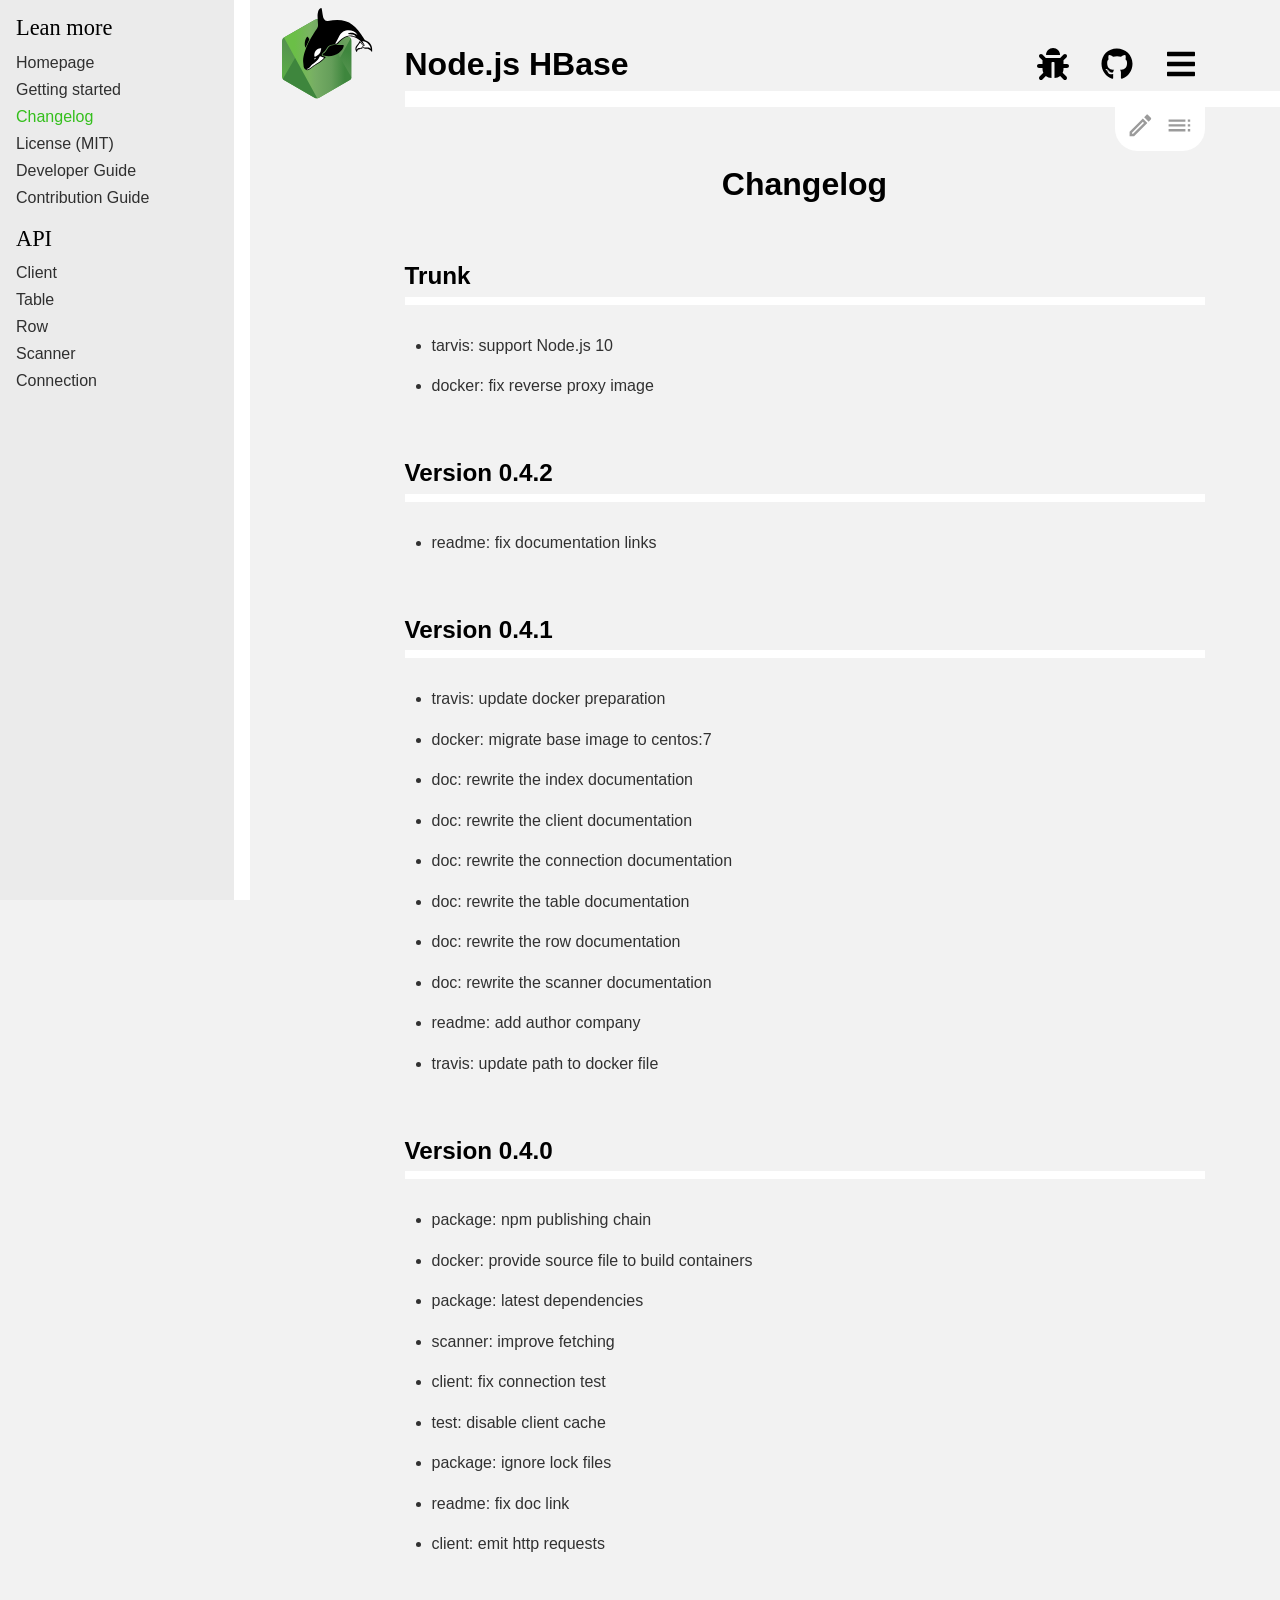
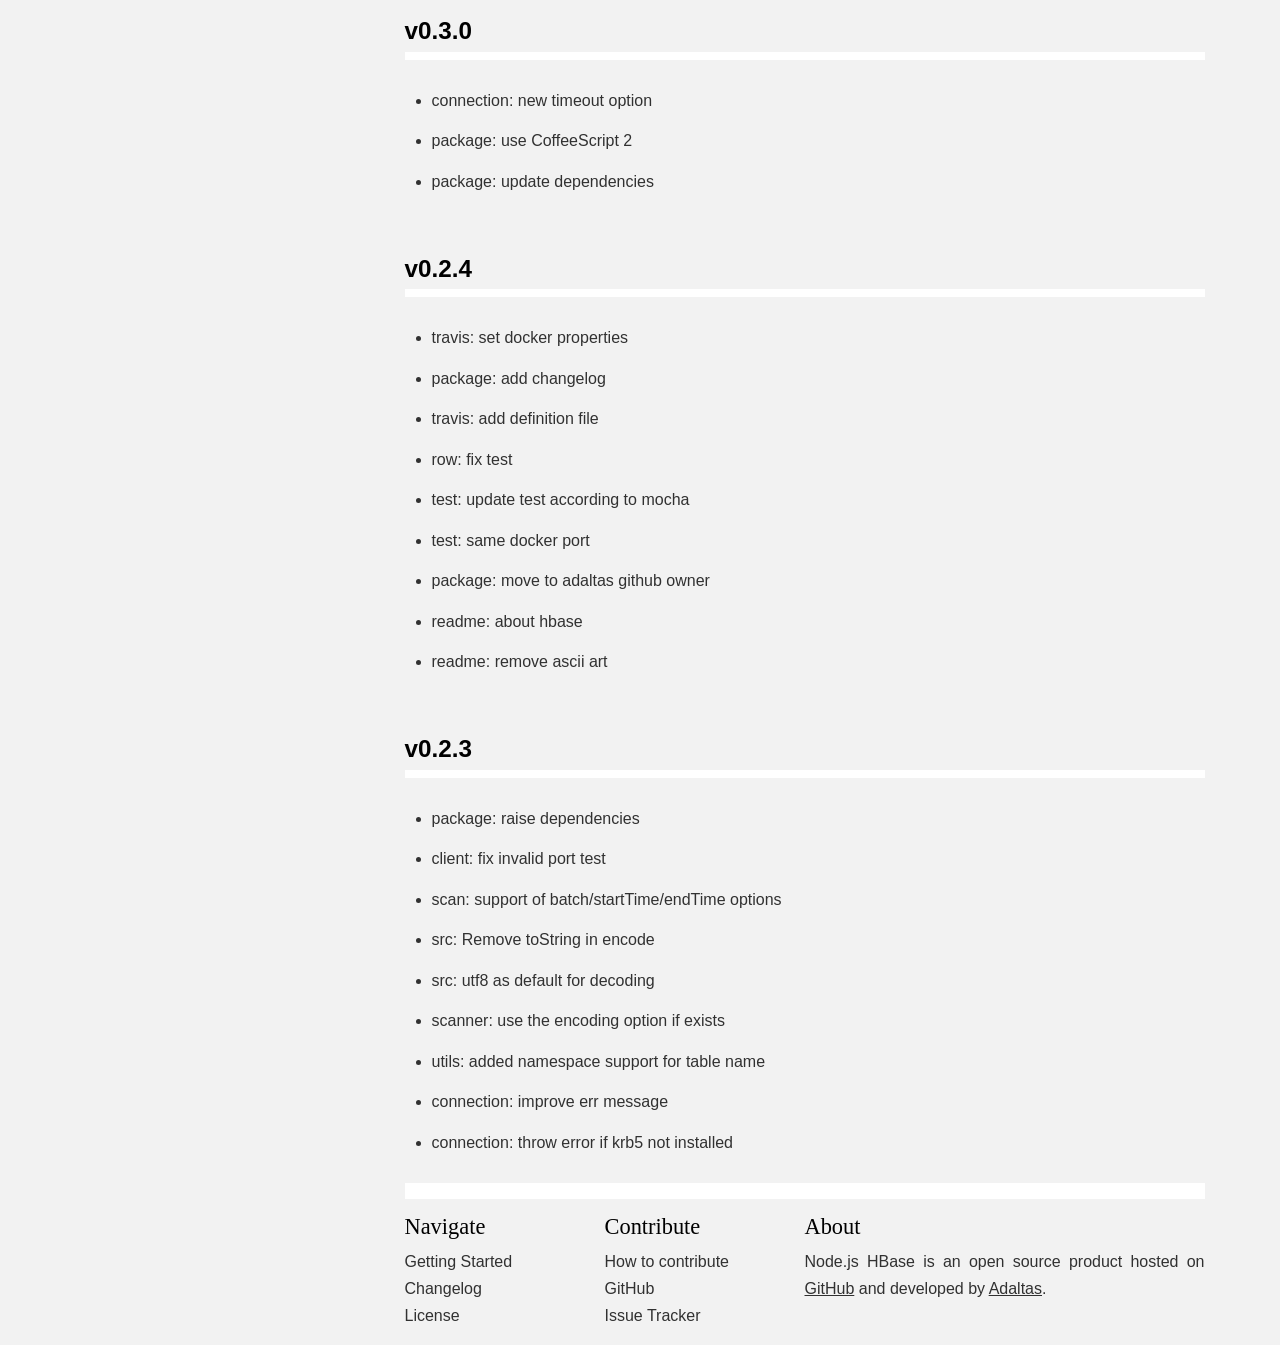
<file: learn/changelog/index.html>
<!DOCTYPE html><html lang="en"><head><meta charSet="utf-8"/><meta http-equiv="x-ua-compatible" content="ie=edge"/><meta name="viewport" content="width=device-width, initial-scale=1, shrink-to-fit=no"/><style id="typography.js">html{font-family:sans-serif;-ms-text-size-adjust:100%;-webkit-text-size-adjust:100%}body{margin:0}article,aside,details,figcaption,figure,footer,header,main,menu,nav,section,summary{display:block}audio,canvas,progress,video{display:inline-block}audio:not([controls]){display:none;height:0}progress{vertical-align:baseline}[hidden],template{display:none}a{background-color:transparent;-webkit-text-decoration-skip:objects}a:active,a:hover{outline-width:0}abbr[title]{border-bottom:none;text-decoration:underline;text-decoration:underline dotted}b,strong{font-weight:inherit;font-weight:bolder}dfn{font-style:italic}h1{font-size:2em;margin:.67em 0}mark{background-color:#ff0;color:#000}small{font-size:80%}sub,sup{font-size:75%;line-height:0;position:relative;vertical-align:baseline}sub{bottom:-.25em}sup{top:-.5em}img{border-style:none}svg:not(:root){overflow:hidden}code,kbd,pre,samp{font-family:monospace,monospace;font-size:1em}figure{margin:1em 40px}hr{box-sizing:content-box;height:0;overflow:visible}button,input,optgroup,select,textarea{font:inherit;margin:0}optgroup{font-weight:700}button,input{overflow:visible}button,select{text-transform:none}[type=reset],[type=submit],button,html [type=button]{-webkit-appearance:button}[type=button]::-moz-focus-inner,[type=reset]::-moz-focus-inner,[type=submit]::-moz-focus-inner,button::-moz-focus-inner{border-style:none;padding:0}[type=button]:-moz-focusring,[type=reset]:-moz-focusring,[type=submit]:-moz-focusring,button:-moz-focusring{outline:1px dotted ButtonText}fieldset{border:1px solid silver;margin:0 2px;padding:.35em .625em .75em}legend{box-sizing:border-box;color:inherit;display:table;max-width:100%;padding:0;white-space:normal}textarea{overflow:auto}[type=checkbox],[type=radio]{box-sizing:border-box;padding:0}[type=number]::-webkit-inner-spin-button,[type=number]::-webkit-outer-spin-button{height:auto}[type=search]{-webkit-appearance:textfield;outline-offset:-2px}[type=search]::-webkit-search-cancel-button,[type=search]::-webkit-search-decoration{-webkit-appearance:none}::-webkit-input-placeholder{color:inherit;opacity:.54}::-webkit-file-upload-button{-webkit-appearance:button;font:inherit}html{font:100%/1.6875 'Arvo',sans-serif;box-sizing:border-box;overflow-y:scroll;}*{box-sizing:inherit;}*:before{box-sizing:inherit;}*:after{box-sizing:inherit;}body{color:hsla(0,0%,0%,0.8);font-family:'Arvo',sans-serif;font-weight:400;word-wrap:break-word;font-kerning:normal;-moz-font-feature-settings:"kern", "liga", "clig", "calt";-ms-font-feature-settings:"kern", "liga", "clig", "calt";-webkit-font-feature-settings:"kern", "liga", "clig", "calt";font-feature-settings:"kern", "liga", "clig", "calt";}img{max-width:100%;margin-left:0;margin-right:0;margin-top:0;padding-bottom:0;padding-left:0;padding-right:0;padding-top:0;margin-bottom:1.6875rem;}h1{margin-left:0;margin-right:0;margin-top:0;padding-bottom:0;padding-left:0;padding-right:0;padding-top:0;margin-bottom:1.6875rem;color:hsla(0,0%,0%,1);font-family:'Montserrat',sans-serif;font-weight:700;text-rendering:optimizeLegibility;font-size:2rem;line-height:1.1;}h2{margin-left:0;margin-right:0;margin-top:0;padding-bottom:0;padding-left:0;padding-right:0;padding-top:0;margin-bottom:1.6875rem;color:hsla(0,0%,0%,1);font-family:'Montserrat',sans-serif;font-weight:700;text-rendering:optimizeLegibility;font-size:1.51572rem;line-height:1.1;}h3{margin-left:0;margin-right:0;margin-top:0;padding-bottom:0;padding-left:0;padding-right:0;padding-top:0;margin-bottom:1.6875rem;color:hsla(0,0%,0%,1);font-family:'Montserrat',sans-serif;font-weight:700;text-rendering:optimizeLegibility;font-size:1.31951rem;line-height:1.1;}h4{margin-left:0;margin-right:0;margin-top:0;padding-bottom:0;padding-left:0;padding-right:0;padding-top:0;margin-bottom:1.6875rem;color:hsla(0,0%,0%,1);font-family:'Montserrat',sans-serif;font-weight:700;text-rendering:optimizeLegibility;font-size:1rem;line-height:1.1;}h5{margin-left:0;margin-right:0;margin-top:0;padding-bottom:0;padding-left:0;padding-right:0;padding-top:0;margin-bottom:1.6875rem;color:hsla(0,0%,0%,1);font-family:'Montserrat',sans-serif;font-weight:700;text-rendering:optimizeLegibility;font-size:0.87055rem;line-height:1.1;}h6{margin-left:0;margin-right:0;margin-top:0;padding-bottom:0;padding-left:0;padding-right:0;padding-top:0;margin-bottom:1.6875rem;color:hsla(0,0%,0%,1);font-family:'Montserrat',sans-serif;font-weight:700;text-rendering:optimizeLegibility;font-size:0.81225rem;line-height:1.1;}hgroup{margin-left:0;margin-right:0;margin-top:0;padding-bottom:0;padding-left:0;padding-right:0;padding-top:0;margin-bottom:1.6875rem;}ul{margin-left:1.6875rem;margin-right:0;margin-top:0;padding-bottom:0;padding-left:0;padding-right:0;padding-top:0;margin-bottom:1.6875rem;list-style-position:outside;list-style-image:none;}ol{margin-left:1.6875rem;margin-right:0;margin-top:0;padding-bottom:0;padding-left:0;padding-right:0;padding-top:0;margin-bottom:1.6875rem;list-style-position:outside;list-style-image:none;}dl{margin-left:0;margin-right:0;margin-top:0;padding-bottom:0;padding-left:0;padding-right:0;padding-top:0;margin-bottom:1.6875rem;}dd{margin-left:0;margin-right:0;margin-top:0;padding-bottom:0;padding-left:0;padding-right:0;padding-top:0;margin-bottom:1.6875rem;}p{margin-left:0;margin-right:0;margin-top:0;padding-bottom:0;padding-left:0;padding-right:0;padding-top:0;margin-bottom:1.6875rem;}figure{margin-left:0;margin-right:0;margin-top:0;padding-bottom:0;padding-left:0;padding-right:0;padding-top:0;margin-bottom:1.6875rem;}pre{margin-left:0;margin-right:0;margin-top:0;padding-bottom:0;padding-left:0;padding-right:0;padding-top:0;margin-bottom:1.6875rem;font-size:0.85rem;line-height:1.6875rem;}table{margin-left:0;margin-right:0;margin-top:0;padding-bottom:0;padding-left:0;padding-right:0;padding-top:0;margin-bottom:1.6875rem;font-size:1rem;line-height:1.6875rem;border-collapse:collapse;width:100%;}fieldset{margin-left:0;margin-right:0;margin-top:0;padding-bottom:0;padding-left:0;padding-right:0;padding-top:0;margin-bottom:1.6875rem;}blockquote{margin-left:0;margin-right:1.6875rem;margin-top:0;padding-bottom:0;padding-left:1.37109rem;padding-right:0;padding-top:0;margin-bottom:1.6875rem;font-size:1.1487rem;line-height:1.6875rem;color:hsla(0,0%,0%,0.59);border-left:0.31641rem solid #fca206;}form{margin-left:0;margin-right:0;margin-top:0;padding-bottom:0;padding-left:0;padding-right:0;padding-top:0;margin-bottom:1.6875rem;}noscript{margin-left:0;margin-right:0;margin-top:0;padding-bottom:0;padding-left:0;padding-right:0;padding-top:0;margin-bottom:1.6875rem;}iframe{margin-left:0;margin-right:0;margin-top:0;padding-bottom:0;padding-left:0;padding-right:0;padding-top:0;margin-bottom:1.6875rem;}hr{margin-left:0;margin-right:0;margin-top:0;padding-bottom:0;padding-left:0;padding-right:0;padding-top:0;margin-bottom:calc(1.6875rem - 1px);background:hsla(0,0%,0%,0.2);border:none;height:1px;}address{margin-left:0;margin-right:0;margin-top:0;padding-bottom:0;padding-left:0;padding-right:0;padding-top:0;margin-bottom:1.6875rem;}b{font-weight:700;}strong{font-weight:700;}dt{font-weight:700;}th{font-weight:700;}li{margin-bottom:calc(1.6875rem / 2);}ol li{padding-left:0;}ul li{padding-left:0;}li > ol{margin-left:1.6875rem;margin-bottom:calc(1.6875rem / 2);margin-top:calc(1.6875rem / 2);}li > ul{margin-left:1.6875rem;margin-bottom:calc(1.6875rem / 2);margin-top:calc(1.6875rem / 2);}blockquote *:last-child{margin-bottom:0;}li *:last-child{margin-bottom:0;}p *:last-child{margin-bottom:0;}li > p{margin-bottom:calc(1.6875rem / 2);}code{font-size:0.85rem;line-height:1.6875rem;}kbd{font-size:0.85rem;line-height:1.6875rem;}samp{font-size:0.85rem;line-height:1.6875rem;}abbr{border-bottom:1px dotted hsla(0,0%,0%,0.5);cursor:help;}acronym{border-bottom:1px dotted hsla(0,0%,0%,0.5);cursor:help;}abbr[title]{border-bottom:1px dotted hsla(0,0%,0%,0.5);cursor:help;text-decoration:none;}thead{text-align:left;}td,th{text-align:left;border-bottom:1px solid hsla(0,0%,0%,0.12);font-feature-settings:"tnum";-moz-font-feature-settings:"tnum";-ms-font-feature-settings:"tnum";-webkit-font-feature-settings:"tnum";padding-left:1.125rem;padding-right:1.125rem;padding-top:0.84375rem;padding-bottom:calc(0.84375rem - 1px);}th:first-child,td:first-child{padding-left:0;}th:last-child,td:last-child{padding-right:0;}a{color:#d65947;text-decoration:none;}a:hover,a:active{color:hsla(0,0%,0%,0.8);}h1,h2,h3,h4,h5,h6{margin-top:3.375rem;}blockquote > :last-child{margin-bottom:0;}blockquote cite{font-size:1rem;line-height:1.6875rem;color:hsla(0,0%,0%,0.8);font-weight:400;}blockquote cite:before{content:"— ";}@media only screen and (max-width:480px){blockquote{margin-left:-1.26563rem;margin-right:0;padding-left:0.94922rem;}}article h1{text-align:center;}article h2{border-bottom:.5rem solid #fff;line-height:2.53125rem;}article a{text-decoration:underline;color:#000;}article a:hover,a:active{color:#d65947;}</style><link rel="apple-touch-icon" sizes="96x96" href="/icons/icon-96x96.png?v=dd1270eb96bb1e26045a3b7bb36ad752"/><style id="glamor-styles">.css-o4mt9s,[data-css-o4mt9s]{position:relative;margin:0;padding-left:250px;}@media (max-width: 960px){.css-o4mt9s,[data-css-o4mt9s]{padding-left:0;}}.css-9fs1d8,[data-css-9fs1d8]{position:fixed;top:0;height:100vh;left:0;width:250px;overflow:auto;}.css-9fs1d8> *,[data-css-9fs1d8]> *{overflow:auto;}@media (max-width: 960px){.css-9fs1d8,[data-css-9fs1d8]{left:-250px;}}.css-1mu003q,[data-css-1mu003q]{box-sizing:border-box;flex-grow:0;max-width:15%;flex-basis:15%;padding:.5rem 2rem 0 2rem;-webkit-flex-grow:0;-webkit-flex-basis:15%;}@media (max-width: 960px){.css-1mu003q,[data-css-1mu003q]{padding:.5rem .5rem 0 .5rem;}}.css-1qj5nue,[data-css-1qj5nue]{font-size:2rem;font-weight:bold;}.css-1qj5nue a,[data-css-1qj5nue] a{color:#000;}.css-1qj5nue a:hover,[data-css-1qj5nue] a:hover{color:#34BF1C;}@media (max-width: 400px){.css-1qj5nue,[data-css-1qj5nue]{font-size:1.4rem;}}.css-2lrsej,[data-css-2lrsej]{flex:1 1 auto;-webkit-flex:1 1 auto;}@media (max-width: 960px){.css-vnrzkp,[data-css-vnrzkp]{margin-left:0 !important;width:36px !important;height:36px !important;}}@media (min-width: 960px){.css-vnrzkp,[data-css-vnrzkp]{margin-left:1rem !important;}}.css-uuhnl9,[data-css-uuhnl9]{color:#000;}@media (max-width: 960px){.css-uuhnl9,[data-css-uuhnl9]{width:1.3rem;height:1.3rem;}}@media (min-width: 960px){.css-uuhnl9,[data-css-uuhnl9]{width:2rem;height:2rem;}}.css-c6w8ci,[data-css-c6w8ci]{display:-webkit-box; display: -moz-box; display: -ms-flexbox; display: -webkit-flex; display: flex;max-width:800px;align-items:center;-webkit-box-align:center;-webkit-align-items:center;}@media (max-width: 960px){.css-c6w8ci,[data-css-c6w8ci]{margin-right:1rem;}}@media (min-width: 960px){.css-c6w8ci,[data-css-c6w8ci]{margin-right:2rem;}}.css-1hqhyjz,[data-css-1hqhyjz]{box-sizing:border-box;max-width:85%;flex-basis:85%;align-self:flex-end;-webkit-flex-basis:85%;-webkit-align-self:flex-end;}@media (min-width: 960px){.css-1hqhyjz,[data-css-1hqhyjz]{border-bottom:1rem solid #fff;}}.css-tdmiry,[data-css-tdmiry]{display:-webkit-box; display: -moz-box; display: -ms-flexbox; display: -webkit-flex; display: flex;}@media (max-width: 960px){.css-tdmiry,[data-css-tdmiry]{border-bottom:1rem solid #fff;}}.css-14mjesj,[data-css-14mjesj]{width:100%;display:-webkit-box; display: -moz-box; display: -ms-flexbox; display: -webkit-flex; display: flex;align-items:inherit;justify-content:inherit;-webkit-box-align:inherit;-webkit-align-items:inherit;-webkit-box-pack:inherit;-webkit-justify-content:inherit;}.css-1tjpe7r,[data-css-1tjpe7r]{display:-webkit-inline-box; display: -moz-inline-box; display: -ms-inline-flexbox; display: -webkit-inline-flex; display: inline-flex;position:relative;align-items:center;vertical-align:middle;justify-content:center;flex:0 0 auto;width:48px;height:48px;padding:0;font-size:1.5rem;text-align:center;text-decoration:none;border-radius:50%;transition:background-color 150ms cubic-bezier(0.4, 0, 0.2, 1);background-color:transparent;-webkit-box-align:center;-webkit-align-items:center;-webkit-box-pack:center;-webkit-justify-content:center;-webkit-flex:0 0 auto;-webkit-transition:background-color 150ms cubic-bezier(0.4, 0, 0.2, 1);-moz-transition:background-color 150ms cubic-bezier(0.4, 0, 0.2, 1);}.css-1tjpe7r:hover,[data-css-1tjpe7r]:hover{background-color:rgba(0, 0, 0, .08);}.css-msk631,[data-css-msk631]{transform:scale(.0);opacity:0.5;display:block;width:100%;height:100%;border-radius:50%;background-color:#000;-webkit-transform:scale(.0);}.css-h96g2f,[data-css-h96g2f]{top:0;left:0;width:100%;height:100%;display:block;position:absolute;overflow:hidden;z-index:0;pointer-events:none;}.css-2hpbxp,[data-css-2hpbxp]{display:-webkit-inline-box; display: -moz-inline-box; display: -ms-inline-flexbox; display: -webkit-inline-flex; display: inline-flex;position:relative;align-items:center;vertical-align:middle;justify-content:center;flex:0 0 auto;width:48px;height:48px;padding:0;font-size:1.5rem;text-align:center;text-decoration:none;border-radius:50%;transition:background-color 150ms cubic-bezier(0.4, 0, 0.2, 1);background-color:transparent;cursor:pointer;border:0;margin:0;-webkit-box-align:center;-webkit-align-items:center;-webkit-box-pack:center;-webkit-justify-content:center;-webkit-flex:0 0 auto;-webkit-transition:background-color 150ms cubic-bezier(0.4, 0, 0.2, 1);-moz-transition:background-color 150ms cubic-bezier(0.4, 0, 0.2, 1);}.css-2hpbxp:hover,[data-css-2hpbxp]:hover{background-color:rgba(0, 0, 0, .08);}.css-2hpbxp:focus,[data-css-2hpbxp]:focus{outline:none;}.css-hy452g,[data-css-hy452g]{background-color:#fff;}.css-hy452g > div,[data-css-hy452g] > div{padding:1rem;}.css-hy452g h2,[data-css-hy452g] h2{margin-top:0;}.css-hy452g ul,[data-css-hy452g] ul, .css-hy452g li, [data-css-hy452g] li{margin-top:0;margin-bottom:0;}.css-s3cchn,[data-css-s3cchn]{outline:none;}@media (max-width: 960px){.css-s3cchn,[data-css-s3cchn]{width:1.8rem !important;height:1.8rem !important;}}@media (min-width: 960px){.css-s3cchn,[data-css-s3cchn]{width:2.4rem !important;height:2.4rem !important;}}.css-12ypaem,[data-css-12ypaem]{fill:#9B9B9B;}@media (max-width: 960px){.css-12ypaem,[data-css-12ypaem]{width:1.4rem;height:1.4rem;}}@media (min-width: 960px){.css-12ypaem,[data-css-12ypaem]{width:1.8rem;height:1.8rem;}}.css-1gqx6h2,[data-css-1gqx6h2]{float:right;background-color:#fff;margin-bottom:1rem;padding:0 .4rem .4rem .4rem;}@media (max-width: 960px){.css-1gqx6h2,[data-css-1gqx6h2]{border-radius:0 0 1.8rem 1.8rem;}}@media (min-width: 960px){.css-1gqx6h2,[data-css-1gqx6h2]{border-radius:0 0 1.4rem 1.4rem;}}.css-3g72t1,[data-css-3g72t1]{clear:right;}.css-3g72t1 .toc,[data-css-3g72t1] .toc{background-color:#fff;padding:5px 0;display:none;}.css-3g72t1 .toc h2,[data-css-3g72t1] .toc h2{margin-top:0;}.css-3g72t1 .toc ul,[data-css-3g72t1] .toc ul{margin-top:0;margin-bottom:0;}.css-186opbb,[data-css-186opbb]{max-width:800px;}.css-186opbb :not(pre) > code[class*="language-"],[data-css-186opbb] :not(pre) > code[class*="language-"]{padding:.4em .5em .2em .5em;background:#DFDFDF;color:#000;}@media (max-width: 960px){.css-186opbb,[data-css-186opbb]{margin:0 1rem;}}@media (min-width: 960px){.css-186opbb,[data-css-186opbb]{margin:0 2rem 0 15%;text-align:justify;}}.css-rpurc2,[data-css-rpurc2]{flex:1;-webkit-flex:1;}@media (max-width: 960px){.css-rpurc2,[data-css-rpurc2]{flex:0 0 50%;-webkit-flex:0 0 50%;}}.css-1nyj4b5,[data-css-1nyj4b5]{flex:2;-webkit-flex:2;}@media (max-width: 960px){.css-1nyj4b5,[data-css-1nyj4b5]{flex:0 0 100%;-webkit-flex:0 0 100%;}}.css-jz2g0y,[data-css-jz2g0y]{max-width:800px;display:-webkit-box; display: -moz-box; display: -ms-flexbox; display: -webkit-flex; display: flex;flex-wrap:wrap;border-top:1rem solid #fff;padding-bottom:1rem;-webkit-box-lines:multiple;-webkit-flex-wrap:wrap;}.css-jz2g0y h1,[data-css-jz2g0y] h1{margin:1rem 0 .5rem 0;color:#000;font-family:Arvo sans-serif;font-weight:normal;font-size:1.4rem;text-align:left;}.css-jz2g0y ul,[data-css-jz2g0y] ul, .css-jz2g0y p, [data-css-jz2g0y] p{margin:0 0 0 0;}.css-jz2g0y li,[data-css-jz2g0y] li{margin:0;text-indent:0;list-style-type:none;}.css-jz2g0y a,[data-css-jz2g0y] a{color:hsla(0,0%,0%,0.8);}.css-jz2g0y a:hover,[data-css-jz2g0y] a:hover{color:#34BF1C;}.css-jz2g0y p a,[data-css-jz2g0y] p a{text-decoration:underline;}@media (max-width: 960px){.css-jz2g0y,[data-css-jz2g0y]{margin:0 1rem;}}@media (min-width: 960px){.css-jz2g0y,[data-css-jz2g0y]{margin:0 2rem 0 15%;text-align:justify;}}.css-178283y,[data-css-178283y]{display:block;padding:0 1rem 0 1rem;color:hsla(0,0%,0%,0.8);}.css-178283y:hover,[data-css-178283y]:hover{background-color:#fff;}.css-sf4hxo,[data-css-sf4hxo]{color:#34BF1C;}.css-sf4hxo:hover,[data-css-sf4hxo]:hover{cursor:default;color:#34BF1C;background-color:inherit;}.css-miwtlr,[data-css-miwtlr]{margin:0;padding:0;text-indent:0;list-style-type:none;}.css-jdk3d3,[data-css-jdk3d3]{position:relative;padding-top:1rem;padding-bottom:1rem;height:100% ;border-right:1rem solid #fff;background-color:#EBEBEB;}.css-jdk3d3 div,[data-css-jdk3d3] div{box-sizing:border-box;width:100%;}.css-jdk3d3 nav,[data-css-jdk3d3] nav{margin:0 0 1rem 0;}.css-jdk3d3 h1,[data-css-jdk3d3] h1{margin:0 0 .5rem 0;padding:0 1rem 0 1rem;color:#000;font-family:Arvo sans-serif;font-weight:normal;font-size:1.4rem;text-align:left;}.css-jdk3d3 ul,[data-css-jdk3d3] ul{margin:0;}</style><script id="glamor-ids">
        // <![CDATA[
        window._glamor = ["o4mt9s","9fs1d8","1mu003q","1qj5nue","2lrsej","vnrzkp","uuhnl9","c6w8ci","1hqhyjz","tdmiry","14mjesj","1tjpe7r","msk631","h96g2f","2hpbxp","hy452g","s3cchn","12ypaem","1gqx6h2","3g72t1","186opbb","rpurc2","1nyj4b5","jz2g0y","178283y","sf4hxo","miwtlr","jdk3d3"]
        // ]]>
        </script><title data-react-helmet="true">Node HBase - Changelog</title><meta data-react-helmet="true" name="description" content="Detailed project history by releases"/><meta data-react-helmet="true" name="keywords" content="hbase, changelog, fix, features, incompatibilities, migration, update, upgrade"/><style type="text/css">
    .anchor.before {
      position: absolute;
      top: 0;
      left: 0;
      transform: translateX(-100%);
      padding-right: 4px;
    }
    .anchor.after {
      display: inline-block;
      padding-left: 4px;
    }
    h1 .anchor svg,
    h2 .anchor svg,
    h3 .anchor svg,
    h4 .anchor svg,
    h5 .anchor svg,
    h6 .anchor svg {
      visibility: hidden;
    }
    h1:hover .anchor svg,
    h2:hover .anchor svg,
    h3:hover .anchor svg,
    h4:hover .anchor svg,
    h5:hover .anchor svg,
    h6:hover .anchor svg,
    h1 .anchor:focus svg,
    h2 .anchor:focus svg,
    h3 .anchor:focus svg,
    h4 .anchor:focus svg,
    h5 .anchor:focus svg,
    h6 .anchor:focus svg {
      visibility: visible;
    }
  </style><script>
    document.addEventListener("DOMContentLoaded", function(event) {
      var hash = window.decodeURI(location.hash.replace('#', ''))
      if (hash !== '') {
        var element = document.getElementById(hash)
        if (element) {
          var scrollTop = window.pageYOffset || document.documentElement.scrollTop || document.body.scrollTop
          var clientTop = document.documentElement.clientTop || document.body.clientTop || 0
          var offset = element.getBoundingClientRect().top + scrollTop - clientTop
          // Wait for the browser to finish rendering before scrolling.
          setTimeout((function() {
            window.scrollTo(0, offset - 64)
          }), 0)
        }
      }
    })
  </script><style data-href="/styles.5d7732e7de363963594b.css">code[class*=language-],pre[class*=language-]{color:#ccc;background:none;font-family:Consolas,Monaco,Andale Mono,Ubuntu Mono,monospace;font-size:1em;text-align:left;white-space:pre;word-spacing:normal;word-break:normal;word-wrap:normal;line-height:1.5;-moz-tab-size:4;-o-tab-size:4;tab-size:4;-webkit-hyphens:none;-ms-hyphens:none;hyphens:none}pre[class*=language-]{padding:1em;margin:.5em 0;overflow:auto}:not(pre)>code[class*=language-],pre[class*=language-]{background:#2d2d2d}:not(pre)>code[class*=language-]{padding:.1em;border-radius:.3em;white-space:normal}.token.block-comment,.token.cdata,.token.comment,.token.doctype,.token.prolog{color:#999}.token.punctuation{color:#ccc}.token.attr-name,.token.deleted,.token.namespace,.token.tag{color:#e2777a}.token.function-name{color:#6196cc}.token.boolean,.token.function,.token.number{color:#f08d49}.token.class-name,.token.constant,.token.property,.token.symbol{color:#f8c555}.token.atrule,.token.builtin,.token.important,.token.keyword,.token.selector{color:#cc99cd}.token.attr-value,.token.char,.token.regex,.token.string,.token.variable{color:#7ec699}.token.entity,.token.operator,.token.url{color:#67cdcc}.token.bold,.token.important{font-weight:700}.token.italic{font-style:italic}.token.entity{cursor:help}.token.inserted{color:green}@font-face{font-family:Arvo;src:local("Arvo"),url(/static/font.arvo.400-0025b6197d8af8ca5ab5bf4764a5dbc6.woff2) format("woff2");font-style:normal;font-weight:400;font-display:optional;unicode-range:U+0-ff,U+131,U+152-153,U+2bb-2bc,U+2c6,U+2da,U+2dc,U+2000-206f,U+2074,U+20ac,U+2122,U+2191,U+2193,U+2212,U+2215,U+feff,U+fffd}@font-face{font-family:Arvo;src:local("Arvo Bold"),local("Arvo-Bold"),url(/static/font.arvo.700-b2d543619d0d58a8edbac122d72a4228.woff2) format("woff2");font-style:normal;font-weight:700;font-display:optional;unicode-range:U+0-ff,U+131,U+152-153,U+2bb-2bc,U+2c6,U+2da,U+2dc,U+2000-206f,U+2074,U+20ac,U+2122,U+2191,U+2193,U+2212,U+2215,U+feff,U+fffd}@font-face{font-family:Montserrat;src:local("Montserrat Bold"),local("Montserrat-Bold"),url(/static/font.montserrat.700-099915ec0e3026165710937defdc5fc3.woff2) format("woff2");font-style:normal;font-weight:700;font-display:optional;unicode-range:U+0-ff,U+131,U+152-153,U+2bb-2bc,U+2c6,U+2da,U+2dc,U+2000-206f,U+2074,U+20ac,U+2122,U+2191,U+2193,U+2212,U+2215,U+feff,U+fffd}body,html{background-color:#f2f2f2}</style><link rel="preconnect" href="https://www.google-analytics.com"/><link rel="dns-prefetch" href="https://www.google-analytics.com"/><link rel="icon" href="/favicon-32x32.png?v=dd1270eb96bb1e26045a3b7bb36ad752" type="image/png"/><link rel="manifest" href="/manifest.webmanifest"/><meta name="theme-color" content="#3E863D"/><link rel="apple-touch-icon" sizes="48x48" href="/icons/icon-48x48.png?v=dd1270eb96bb1e26045a3b7bb36ad752"/><link rel="apple-touch-icon" sizes="72x72" href="/icons/icon-72x72.png?v=dd1270eb96bb1e26045a3b7bb36ad752"/><meta name="generator" content="Gatsby 2.24.37"/><link rel="apple-touch-icon" sizes="144x144" href="/icons/icon-144x144.png?v=dd1270eb96bb1e26045a3b7bb36ad752"/><link rel="apple-touch-icon" sizes="192x192" href="/icons/icon-192x192.png?v=dd1270eb96bb1e26045a3b7bb36ad752"/><link rel="apple-touch-icon" sizes="256x256" href="/icons/icon-256x256.png?v=dd1270eb96bb1e26045a3b7bb36ad752"/><link rel="apple-touch-icon" sizes="384x384" href="/icons/icon-384x384.png?v=dd1270eb96bb1e26045a3b7bb36ad752"/><link rel="apple-touch-icon" sizes="512x512" href="/icons/icon-512x512.png?v=dd1270eb96bb1e26045a3b7bb36ad752"/><link rel="sitemap" type="application/xml" href="/sitemap.xml"/><link as="script" rel="preload" href="/framework-665e19c4e2ebc7681ad7.js"/><link as="script" rel="preload" href="/1bfc9850-a77a0e47a6ff388d2c28.js"/><link as="script" rel="preload" href="/component---src-templates-page-js-54dc1b0b9a1c73f09fa0.js"/><link as="script" rel="preload" href="/95d0e4c6d5428e4e5c144b1145f6c0d2357c0db3-72c2e59d3a2364992ba3.js"/><link as="script" rel="preload" href="/app-8506d7099b6c48f62904.js"/><link as="script" rel="preload" href="/styles-2d82ac8e3afc0c213061.js"/><link as="script" rel="preload" href="/webpack-runtime-c4d638747e5e044feb6d.js"/><link as="fetch" rel="preload" href="/page-data/learn/changelog/page-data.json" crossorigin="anonymous"/><link as="fetch" rel="preload" href="/page-data/sq/d/2210122946.json" crossorigin="anonymous"/><link as="fetch" rel="preload" href="/page-data/app-data.json" crossorigin="anonymous"/></head><body><div id="___gatsby"><div style="outline:none" tabindex="-1" id="gatsby-focus-wrapper"><div class="css-o4mt9s"><header class="css-tdmiry"><div class="css-1mu003q"><a title="Visit homepage" href="/"><svg xmlns="http://www.w3.org/2000/svg" style="isolation:isolate" viewBox="0 0 400 400"><defs><clipPath id="_clipPath_wOC5kHfEUJBEVxHw4wkcn2HKTjhbiPtX"><rect width="400" height="400"></rect></clipPath></defs><g clip-path="url(#_clipPath_wOC5kHfEUJBEVxHw4wkcn2HKTjhbiPtX)"><g style="isolation:isolate"><clipPath id="_clipPath_L6UUssT70W97HcFDig89p0twFZhs3c5T"><path d="M 145.711 51.628 L 8.304 130.938 C 3.157 133.906 0 139.386 0 145.308 L 0 304.039 C 0 309.965 3.157 315.442 8.304 318.409 L 145.721 397.781 C 150.858 400.74 157.191 400.74 162.322 397.781 L 299.716 318.409 C 304.836 315.442 308 309.962 308 304.039 L 308 145.308 C 308 139.386 304.836 133.906 299.683 130.938 L 162.309 51.628 C 159.732 50.151 156.862 49.411 153.992 49.411 C 151.122 49.411 148.252 50.151 145.675 51.628" fill="#FFF"></path></clipPath><g clip-path="url(#_clipPath_L6UUssT70W97HcFDig89p0twFZhs3c5T)"><linearGradient id="_lgradient_15" x1="0.669" y1="0.159" x2="0.335" y2="0.842" gradientTransform="matrix(585.717 0 0 594.79 -138.862 -72.315)" gradientUnits="userSpaceOnUse"><stop offset="30%" stop-color="#3e863d"></stop><stop offset="50%" stop-color="#55934f"></stop><stop offset="80%" stop-color="#5aad45"></stop></linearGradient><path d="M 446.855 117.472 L 59.666 -72.315 L -138.862 332.679 L 248.318 522.475 L 446.855 117.472 Z" fill="url(#_lgradient_15)"></path></g><clipPath id="_clipPath_sBa4UojtW9GYpQ2tBjHtZmTAy1dv9Wab"><path d="M 3.405 314.117 C 4.719 315.823 6.363 317.301 8.297 318.409 L 126.168 386.493 L 145.802 397.778 C 148.738 399.474 152.084 400.192 155.371 399.947 C 156.467 399.859 157.563 399.654 158.633 399.35 L 303.555 133.994 C 302.446 132.788 301.148 131.776 299.693 130.929 L 209.721 78.973 L 162.162 51.609 C 160.812 50.826 159.347 50.272 157.857 49.88 L 3.405 314.117 Z" fill="#FFF"></path></clipPath><g clip-path="url(#_clipPath_sBa4UojtW9GYpQ2tBjHtZmTAy1dv9Wab)"><linearGradient id="_lgradient_16" x1="0.218" y1="0.713" x2="0.787" y2="0.293" gradientTransform="matrix(634.966 0 0 637.154 -164.001 -93.522)" gradientUnits="userSpaceOnUse"><stop offset="57%" stop-color="#3e863d"></stop><stop offset="72%" stop-color="#619857"></stop><stop offset="100%" stop-color="#76ac64"></stop></linearGradient><path d="M -164.001 173.605 L 109.394 543.633 L 470.964 276.496 L 197.552 -93.522 L -164.001 173.605 Z" fill="url(#_lgradient_16)"></path></g><clipPath id="_clipPath_5eLkKkR517IPGD4uNzCFhhzOFzNOP5lb"><path d="M 152.351 49.502 C 150.045 49.73 147.792 50.448 145.714 51.628 L 8.698 130.71 L 156.444 399.817 C 158.499 399.523 160.521 398.838 162.348 397.781 L 299.755 318.409 C 303.995 315.95 306.898 311.789 307.778 307.072 L 157.162 49.773 C 156.053 49.554 154.944 49.44 153.803 49.44 C 153.346 49.44 152.889 49.463 152.433 49.505" fill="#FFF"></path></clipPath><g clip-path="url(#_clipPath_5eLkKkR517IPGD4uNzCFhhzOFzNOP5lb)"><linearGradient id="_lgradient_17" y1="0.5" x2="1" y2="0.5" gradientTransform="matrix(299.024 0 0 350.383 8.695 49.44)" gradientUnits="userSpaceOnUse"><stop offset="16%" stop-color="#6bbf47"></stop><stop offset="38%" stop-color="#79b461"></stop><stop offset="47%" stop-color="#75ac64"></stop><stop offset="70%" stop-color="#659e5a"></stop><stop offset="90%" stop-color="#3e863d"></stop></linearGradient><path d="M 8.695 49.44 L 8.695 399.823 L 307.72 399.823 L 307.72 49.44 L 8.695 49.44 Z" fill="url(#_lgradient_17)"></path></g></g><g style="isolation:isolate"><path d="M 268.694 164.013 C 260.834 164.196 230.24 164.451 222.808 164.418 C 214.913 164.383 208.781 168.412 204.004 175.274 C 197.115 185.175 191.707 196.615 181.226 202.699 C 180.068 203.372 179.137 205.992 179.262 207.591 C 179.338 208.569 181.543 209.661 182.94 210.124 C 228.754 223.962 267.88 193.071 272.508 169.491 C 273.628 166.208 272.394 163.927 268.694 164.013 Z"></path><path d="M 121.266 138.187 C 119.41 135.268 117.391 132.166 115.44 129.008 C 113.906 126.524 112.46 125.962 110.249 128.302 C 100.95 138.138 97.623 163.05 103.886 175.515 C 109.699 163.031 115.585 150.388 121.266 138.187 Z"></path><path d="M 370.987 143.505 C 366.478 142.493 366.045 140.359 364.087 137.586 C 317.907 67.97 289.683 43.393 202.646 57.116 C 194.619 58.511 189.355 54.935 185.473 47.573 C 180.444 41.26 179.174 20.865 175.814 4.236 C 175.144 0.063 174.107 -0.909 170.713 0.803 C 165.127 3.623 161.428 8.642 159.759 15.126 C 158.322 20.711 157.035 26.636 157.113 32.384 C 157.292 45.607 158.172 58.83 159.108 72.02 C 159.628 79.36 158.72 85.724 154.273 91.575 C 149.217 98.228 144.866 105.579 140.172 112.597 C 123.213 137.955 109.096 165.12 99.939 195.417 C 95.283 210.816 91.708 226.406 94.037 242.98 C 94.828 248.608 95.228 254.307 95.814 259.973 C 96.519 266.789 104.697 274.978 110.701 274.864 C 117.594 274.734 123.567 271.456 128.778 266.803 C 137.98 258.587 148.141 252.403 158.543 246.532 C 170.928 239.542 182.304 230.817 191.907 219.319 C 192.614 218.472 193.177 217.467 193.901 216.396 C 189 215.044 184.495 214.049 180.128 212.534 C 175.369 210.881 174.425 206.81 177.633 202.39 C 178.707 200.91 189.102 191.166 192.423 186.974 C 195.576 182.994 197.984 178.259 200.914 174.032 C 206.17 166.444 213.006 162.167 221.587 161.974 C 226.738 161.86 231.896 161.765 237.046 161.899 C 241.119 162.004 244.374 160.509 247.577 157.51 C 271.016 132.995 287.592 122.584 306.639 125.664 C 329.646 128.306 346.815 142.224 360.721 162.374 C 361.234 163.116 361.669 164.151 361.574 165.216 C 361.48 166.281 360.137 165.769 360.137 165.769 C 360.137 165.769 348.964 152.409 343.724 146.159 C 340.895 150.658 337.008 157.145 336.966 157.204 C 333.719 161.748 329.733 165.695 326.949 170.557 C 322.427 178.45 324.353 190.226 330.467 194.804 C 330.988 193.89 331.847 193.031 331.969 192.052 C 332.441 188.267 332.709 185.413 336.638 185.121 C 338.42 184.989 337.146 182.614 340.527 182.407 C 341.582 182.5 341.501 183.521 342.556 183.428 C 343.409 183.289 343.788 181.611 344.708 181.155 C 346.534 180.25 348.963 180.362 350.761 180.446 C 354.094 180.603 355.687 178.602 356.12 176.159 C 356.407 174.549 356.537 173.284 357.228 170.457 C 358.824 177.741 362.972 179.94 368.119 179.888 C 370.552 179.863 373.055 179.284 375.402 179.764 C 381.118 180.18 382.13 181.645 385.351 183.045 C 390.317 185.199 394.83 187.797 396.544 194.515 C 399.221 194.095 399.109 191.023 399.131 188.322 C 399.602 165.995 389.738 150.176 370.987 143.505 Z"></path></g><g style="isolation:isolate" fill="#FFF"><path d="M 169.234 178.378 C 173.75 178.294 174.431 179.478 172.531 183.974 C 172.107 184.977 171.683 186.074 171.608 187.16 C 171.006 195.871 167.26 202.102 160.648 206.414 C 157.305 208.593 154.377 211.608 151.014 213.736 C 149.169 214.904 146.297 216.152 144.831 215.283 C 142.886 214.149 142.337 206.638 142.894 203.909 C 145.689 190.21 157.107 178.604 169.234 178.378 L 169.234 178.378 Z"></path><path d="M 147.964 219.431 C 149.151 219.648 149.084 220.61 149.089 222.006 C 149.094 223.402 144.392 228.216 142.128 226.608 C 139.824 224.901 146.775 219.213 147.964 219.431 Z"></path><path d="M 186.469 220.333 C 180.501 226.642 173.841 231.695 167.366 236.361 C 162.306 240.005 139.749 253.829 128.418 262.839 C 122.66 266.966 117.063 271.549 109.655 271.333 C 109.771 270.63 109.755 270.133 109.876 270.084 C 117.669 266.958 123.417 261.053 128.735 253.899 C 131.947 249.58 136.759 246.595 141.214 243.753 C 150.535 237.806 158.086 229.958 163.84 219.644 C 167.946 212.285 168.106 212.579 174.912 215.977 C 178.414 217.726 181.416 218.347 186.469 220.333 L 186.469 220.333 Z"></path><path d="M 296.149 115.934 C 305.082 115.723 309.173 116.909 315.507 118.602 C 320.525 119.992 324.031 123.827 326.081 126.928 C 286.547 110.296 264.296 133.336 245.127 154.092 C 242.178 157.536 242.12 158.437 235.033 157.925 C 241.3 146.842 247.014 135.616 252.611 124.497 C 270.715 88.532 316.21 94.691 331.843 115.547 C 332.481 116.399 333.45 118.657 333.45 118.657 C 333.45 118.657 318.655 109.611 307.774 109.611 C 301.22 109.611 299.577 110.164 295.526 110.96 C 294.457 111.171 292.669 112.229 292.684 114.017 C 292.699 115.807 294.939 115.738 296.149 115.934 L 296.149 115.934 Z"></path><path d="M 391.573 181.345 C 386.823 172.938 379.645 174.758 372.925 174.724 C 370.923 174.713 368.919 174.844 366.916 174.927 C 363.534 175.067 360.681 174.163 359.205 170.186 C 358.825 169.163 357.873 167.58 357.082 167.419 C 356.31 167.661 356.054 168.236 355.916 168.57 C 352.866 175.984 346.949 177.156 340.806 177.305 C 337.253 177.391 334.343 177.953 332.595 181.985 C 332.257 182.767 330.528 183.666 330.229 183.39 C 329.472 182.694 328.542 181.118 328.78 180.325 C 329.687 177.305 330.649 174.136 332.282 171.603 C 336.424 165.179 340.94 159.069 345.69 152.286 C 347.929 154.982 356.767 165.9 359.107 167.657 C 360.341 168.584 363.01 168.726 364.032 167.793 C 364.913 166.989 365.023 163.766 364.339 162.309 C 362.941 159.331 360.732 156.862 358.95 154.107 C 357.619 152.051 356.434 149.873 354.849 147.182 C 370.847 143.919 394.607 166.12 391.573 181.345 L 391.573 181.345 Z"></path></g></g></svg></a></div><div class="css-1hqhyjz"><div class="css-c6w8ci"><div class="css-1qj5nue"><a title="Visit homepage" href="/">Node.js HBase</a></div><div class="css-2lrsej"></div><a tabindex="0" href="https://github.com/adaltas/node-hbase/issues" role="button" color="inherit" aria-label="header-bug" data-for="header-tooltip" data-tip="Report an issue" target="_blank" rel="noopener" class="css-vnrzkp css-1tjpe7r"><span class="css-14mjesj"><svg stroke="currentColor" fill="currentColor" stroke-width="0" viewBox="0 0 512 512" class="css-uuhnl9" height="1em" width="1em" xmlns="http://www.w3.org/2000/svg"><path d="M511.988 288.9c-.478 17.43-15.217 31.1-32.653 31.1H424v16c0 21.864-4.882 42.584-13.6 61.145l60.228 60.228c12.496 12.497 12.496 32.758 0 45.255-12.498 12.497-32.759 12.496-45.256 0l-54.736-54.736C345.886 467.965 314.351 480 280 480V236c0-6.627-5.373-12-12-12h-24c-6.627 0-12 5.373-12 12v244c-34.351 0-65.886-12.035-90.636-32.108l-54.736 54.736c-12.498 12.497-32.759 12.496-45.256 0-12.496-12.497-12.496-32.758 0-45.255l60.228-60.228C92.882 378.584 88 357.864 88 336v-16H32.666C15.23 320 .491 306.33.013 288.9-.484 270.816 14.028 256 32 256h56v-58.745l-46.628-46.628c-12.496-12.497-12.496-32.758 0-45.255 12.498-12.497 32.758-12.497 45.256 0L141.255 160h229.489l54.627-54.627c12.498-12.497 32.758-12.497 45.256 0 12.496 12.497 12.496 32.758 0 45.255L424 197.255V256h56c17.972 0 32.484 14.816 31.988 32.9zM257 0c-61.856 0-112 50.144-112 112h224C369 50.144 318.856 0 257 0z"></path></svg></span><span class="css-h96g2f"><span class="css-msk631"></span></span></a><a tabindex="0" href="https://github.com/adaltas/node-hbase" role="button" color="inherit" aria-label="header-github" data-for="header-tooltip" data-tip="Toggle the menu" target="_blank" rel="noopener" class="css-vnrzkp css-1tjpe7r"><span class="css-14mjesj"><svg stroke="currentColor" fill="currentColor" stroke-width="0" viewBox="0 0 496 512" class="css-uuhnl9" height="1em" width="1em" xmlns="http://www.w3.org/2000/svg"><path d="M165.9 397.4c0 2-2.3 3.6-5.2 3.6-3.3.3-5.6-1.3-5.6-3.6 0-2 2.3-3.6 5.2-3.6 3-.3 5.6 1.3 5.6 3.6zm-31.1-4.5c-.7 2 1.3 4.3 4.3 4.9 2.6 1 5.6 0 6.2-2s-1.3-4.3-4.3-5.2c-2.6-.7-5.5.3-6.2 2.3zm44.2-1.7c-2.9.7-4.9 2.6-4.6 4.9.3 2 2.9 3.3 5.9 2.6 2.9-.7 4.9-2.6 4.6-4.6-.3-1.9-3-3.2-5.9-2.9zM244.8 8C106.1 8 0 113.3 0 252c0 110.9 69.8 205.8 169.5 239.2 12.8 2.3 17.3-5.6 17.3-12.1 0-6.2-.3-40.4-.3-61.4 0 0-70 15-84.7-29.8 0 0-11.4-29.1-27.8-36.6 0 0-22.9-15.7 1.6-15.4 0 0 24.9 2 38.6 25.8 21.9 38.6 58.6 27.5 72.9 20.9 2.3-16 8.8-27.1 16-33.7-55.9-6.2-112.3-14.3-112.3-110.5 0-27.5 7.6-41.3 23.6-58.9-2.6-6.5-11.1-33.3 2.6-67.9 20.9-6.5 69 27 69 27 20-5.6 41.5-8.5 62.8-8.5s42.8 2.9 62.8 8.5c0 0 48.1-33.6 69-27 13.7 34.7 5.2 61.4 2.6 67.9 16 17.7 25.8 31.5 25.8 58.9 0 96.5-58.9 104.2-114.8 110.5 9.2 7.9 17 22.9 17 46.4 0 33.7-.3 75.4-.3 83.6 0 6.5 4.6 14.4 17.3 12.1C428.2 457.8 496 362.9 496 252 496 113.3 383.5 8 244.8 8zM97.2 352.9c-1.3 1-1 3.3.7 5.2 1.6 1.6 3.9 2.3 5.2 1 1.3-1 1-3.3-.7-5.2-1.6-1.6-3.9-2.3-5.2-1zm-10.8-8.1c-.7 1.3.3 2.9 2.3 3.9 1.6 1 3.6.7 4.3-.7.7-1.3-.3-2.9-2.3-3.9-2-.6-3.6-.3-4.3.7zm32.4 35.6c-1.6 1.3-1 4.3 1.3 6.2 2.3 2.3 5.2 2.6 6.5 1 1.3-1.3.7-4.3-1.3-6.2-2.2-2.3-5.2-2.6-6.5-1zm-11.4-14.7c-1.6 1-1.6 3.6 0 5.9 1.6 2.3 4.3 3.3 5.6 2.3 1.6-1.3 1.6-3.9 0-6.2-1.4-2.3-4-3.3-5.6-2z"></path></svg></span><span class="css-h96g2f"><span class="css-msk631"></span></span></a><button tabindex="0" type="button" aria-label="header-menu" data-for="header-tooltip" data-tip="Toggle the menu" class="css-vnrzkp css-2hpbxp"><span class="css-14mjesj"><svg stroke="currentColor" fill="currentColor" stroke-width="0" viewBox="0 0 448 512" class="css-uuhnl9" height="1em" width="1em" xmlns="http://www.w3.org/2000/svg"><path d="M16 132h416c8.837 0 16-7.163 16-16V76c0-8.837-7.163-16-16-16H16C7.163 60 0 67.163 0 76v40c0 8.837 7.163 16 16 16zm0 160h416c8.837 0 16-7.163 16-16v-40c0-8.837-7.163-16-16-16H16c-8.837 0-16 7.163-16 16v40c0 8.837 7.163 16 16 16zm0 160h416c8.837 0 16-7.163 16-16v-40c0-8.837-7.163-16-16-16H16c-8.837 0-16 7.163-16 16v40c0 8.837 7.163 16 16 16z"></path></svg></span><span class="css-h96g2f"><span class="css-msk631"></span></span></button><div class="__react_component_tooltip t69566df4-00f7-4a1e-b9ea-d4536d5dcf09 place-bottom type-dark" id="header-tooltip" data-id="tooltip"><style>
  	.t69566df4-00f7-4a1e-b9ea-d4536d5dcf09 {
	    color: #fff;
	    background: #222;
	    border: 1px solid transparent;
  	}

  	.t69566df4-00f7-4a1e-b9ea-d4536d5dcf09.place-top {
        margin-top: -10px;
    }
    .t69566df4-00f7-4a1e-b9ea-d4536d5dcf09.place-top::before {
        border-top: 8px solid transparent;
    }
    .t69566df4-00f7-4a1e-b9ea-d4536d5dcf09.place-top::after {
        border-left: 8px solid transparent;
        border-right: 8px solid transparent;
        bottom: -6px;
        left: 50%;
        margin-left: -8px;
        border-top-color: #222;
        border-top-style: solid;
        border-top-width: 6px;
    }

    .t69566df4-00f7-4a1e-b9ea-d4536d5dcf09.place-bottom {
        margin-top: 10px;
    }
    .t69566df4-00f7-4a1e-b9ea-d4536d5dcf09.place-bottom::before {
        border-bottom: 8px solid transparent;
    }
    .t69566df4-00f7-4a1e-b9ea-d4536d5dcf09.place-bottom::after {
        border-left: 8px solid transparent;
        border-right: 8px solid transparent;
        top: -6px;
        left: 50%;
        margin-left: -8px;
        border-bottom-color: #222;
        border-bottom-style: solid;
        border-bottom-width: 6px;
    }

    .t69566df4-00f7-4a1e-b9ea-d4536d5dcf09.place-left {
        margin-left: -10px;
    }
    .t69566df4-00f7-4a1e-b9ea-d4536d5dcf09.place-left::before {
        border-left: 8px solid transparent;
    }
    .t69566df4-00f7-4a1e-b9ea-d4536d5dcf09.place-left::after {
        border-top: 5px solid transparent;
        border-bottom: 5px solid transparent;
        right: -6px;
        top: 50%;
        margin-top: -4px;
        border-left-color: #222;
        border-left-style: solid;
        border-left-width: 6px;
    }

    .t69566df4-00f7-4a1e-b9ea-d4536d5dcf09.place-right {
        margin-left: 10px;
    }
    .t69566df4-00f7-4a1e-b9ea-d4536d5dcf09.place-right::before {
        border-right: 8px solid transparent;
    }
    .t69566df4-00f7-4a1e-b9ea-d4536d5dcf09.place-right::after {
        border-top: 5px solid transparent;
        border-bottom: 5px solid transparent;
        left: -6px;
        top: 50%;
        margin-top: -4px;
        border-right-color: #222;
        border-right-style: solid;
        border-right-width: 6px;
    }
  </style></div></div></div></header><main class="css-186opbb"><div class="css-hy452g"></div><div class="css-1gqx6h2"><a tabindex="0" href="https://github.com/adaltas/node-hbase-docs/edit/master/src/md/learn/changelog.md" role="button" color="inherit" aria-label="content-edit" data-for="content-tooltip" data-tip="Edit on GitHub" target="_blank" rel="noopener" class="css-s3cchn css-1tjpe7r"><span class="css-14mjesj"><svg viewBox="0 0 24 24" class="css-12ypaem"><path d="M14.06,9.02l0.92,0.92L5.92,19H5v-0.92L14.06,9.02 M17.66,3c-0.25,0-0.51,0.1-0.7,0.29l-1.83,1.83 l3.75,3.75l1.83-1.83c0.39-0.39,0.39-1.02,0-1.41l-2.34-2.34C18.17,3.09,17.92,3,17.66,3L17.66,3z M14.06,6.19L3,17.25V21h3.75 L17.81,9.94L14.06,6.19L14.06,6.19z"></path></svg></span><span class="css-h96g2f"><span class="css-msk631"></span></span></a><button tabindex="0" type="button" color="inherit" aria-label="content-toc" data-for="content-tooltip" data-tip="Toggle table of content" class="css-s3cchn css-2hpbxp"><span class="css-14mjesj"><svg viewBox="0 0 24 24" class="css-12ypaem"><path fill="none" d="M0,0h24v24H0V0z"></path><path fill="none" d="M0,0h24v24H0V0z"></path><path d="M3,9h14V7H3V9z M3,13h14v-2H3V13z M3,17h14v-2H3V17z M19,17h2v-2h-2V17z M19,7v2h2V7H19z M19,13h2v-2h-2V13z"></path></svg></span><span class="css-h96g2f"><span class="css-msk631"></span></span></button><div class="__react_component_tooltip t921e3258-7cc9-4bb9-addf-cece13a5965c place-bottom type-dark" id="content-tooltip" data-id="tooltip"><style>
  	.t921e3258-7cc9-4bb9-addf-cece13a5965c {
	    color: #fff;
	    background: #222;
	    border: 1px solid transparent;
  	}

  	.t921e3258-7cc9-4bb9-addf-cece13a5965c.place-top {
        margin-top: -10px;
    }
    .t921e3258-7cc9-4bb9-addf-cece13a5965c.place-top::before {
        border-top: 8px solid transparent;
    }
    .t921e3258-7cc9-4bb9-addf-cece13a5965c.place-top::after {
        border-left: 8px solid transparent;
        border-right: 8px solid transparent;
        bottom: -6px;
        left: 50%;
        margin-left: -8px;
        border-top-color: #222;
        border-top-style: solid;
        border-top-width: 6px;
    }

    .t921e3258-7cc9-4bb9-addf-cece13a5965c.place-bottom {
        margin-top: 10px;
    }
    .t921e3258-7cc9-4bb9-addf-cece13a5965c.place-bottom::before {
        border-bottom: 8px solid transparent;
    }
    .t921e3258-7cc9-4bb9-addf-cece13a5965c.place-bottom::after {
        border-left: 8px solid transparent;
        border-right: 8px solid transparent;
        top: -6px;
        left: 50%;
        margin-left: -8px;
        border-bottom-color: #222;
        border-bottom-style: solid;
        border-bottom-width: 6px;
    }

    .t921e3258-7cc9-4bb9-addf-cece13a5965c.place-left {
        margin-left: -10px;
    }
    .t921e3258-7cc9-4bb9-addf-cece13a5965c.place-left::before {
        border-left: 8px solid transparent;
    }
    .t921e3258-7cc9-4bb9-addf-cece13a5965c.place-left::after {
        border-top: 5px solid transparent;
        border-bottom: 5px solid transparent;
        right: -6px;
        top: 50%;
        margin-top: -4px;
        border-left-color: #222;
        border-left-style: solid;
        border-left-width: 6px;
    }

    .t921e3258-7cc9-4bb9-addf-cece13a5965c.place-right {
        margin-left: 10px;
    }
    .t921e3258-7cc9-4bb9-addf-cece13a5965c.place-right::before {
        border-right: 8px solid transparent;
    }
    .t921e3258-7cc9-4bb9-addf-cece13a5965c.place-right::after {
        border-top: 5px solid transparent;
        border-bottom: 5px solid transparent;
        left: -6px;
        top: 50%;
        margin-top: -4px;
        border-right-color: #222;
        border-right-style: solid;
        border-right-width: 6px;
    }
  </style></div></div><article class="css-3g72t1"><div><h1 id="changelog" style="position:relative;"><a href="#changelog" aria-label="changelog permalink" class="anchor before"><svg aria-hidden="true" focusable="false" height="16" version="1.1" viewBox="0 0 16 16" width="16"><path fill-rule="evenodd" d="M4 9h1v1H4c-1.5 0-3-1.69-3-3.5S2.55 3 4 3h4c1.45 0 3 1.69 3 3.5 0 1.41-.91 2.72-2 3.25V8.59c.58-.45 1-1.27 1-2.09C10 5.22 8.98 4 8 4H4c-.98 0-2 1.22-2 2.5S3 9 4 9zm9-3h-1v1h1c1 0 2 1.22 2 2.5S13.98 12 13 12H9c-.98 0-2-1.22-2-2.5 0-.83.42-1.64 1-2.09V6.25c-1.09.53-2 1.84-2 3.25C6 11.31 7.55 13 9 13h4c1.45 0 3-1.69 3-3.5S14.5 6 13 6z"></path></svg></a>Changelog</h1>
<div class="toc">
<h2><a href="#toc" aria-hidden class="anchor"><svg aria-hidden="true" height="16" version="1.1" viewBox="0 0 16 16" width="16"><path fill-rule="evenodd" d="M4 9h1v1H4c-1.5 0-3-1.69-3-3.5S2.55 3 4 3h4c1.45 0 3 1.69 3 3.5 0 1.41-.91 2.72-2 3.25V8.59c.58-.45 1-1.27 1-2.09C10 5.22 8.98 4 8 4H4c-.98 0-2 1.22-2 2.5S3 9 4 9zm9-3h-1v1h1c1 0 2 1.22 2 2.5S13.98 12 13 12H9c-.98 0-2-1.22-2-2.5 0-.83.42-1.64 1-2.09V6.25c-1.09.53-2 1.84-2 3.25C6 11.31 7.55 13 9 13h4c1.45 0 3-1.69 3-3.5S14.5 6 13 6z"></path></svg></a>Table of Contents</h2>
<ul>
<li><a href="#trunk">Trunk</a></li>
<li><a href="#version-042">Version 0.4.2</a></li>
<li><a href="#version-041">Version 0.4.1</a></li>
<li><a href="#version-040">Version 0.4.0</a></li>
<li><a href="#v030">v0.3.0</a></li>
<li><a href="#v024">v0.2.4</a></li>
<li><a href="#v023">v0.2.3</a></li>
</ul>
</div>
<h2 id="trunk" style="position:relative;"><a href="#trunk" aria-label="trunk permalink" class="anchor before"><svg aria-hidden="true" focusable="false" height="16" version="1.1" viewBox="0 0 16 16" width="16"><path fill-rule="evenodd" d="M4 9h1v1H4c-1.5 0-3-1.69-3-3.5S2.55 3 4 3h4c1.45 0 3 1.69 3 3.5 0 1.41-.91 2.72-2 3.25V8.59c.58-.45 1-1.27 1-2.09C10 5.22 8.98 4 8 4H4c-.98 0-2 1.22-2 2.5S3 9 4 9zm9-3h-1v1h1c1 0 2 1.22 2 2.5S13.98 12 13 12H9c-.98 0-2-1.22-2-2.5 0-.83.42-1.64 1-2.09V6.25c-1.09.53-2 1.84-2 3.25C6 11.31 7.55 13 9 13h4c1.45 0 3-1.69 3-3.5S14.5 6 13 6z"></path></svg></a>Trunk</h2>
<ul>
<li>tarvis: support Node.js 10</li>
<li>docker: fix reverse proxy image</li>
</ul>
<h2 id="version-042" style="position:relative;"><a href="#version-042" aria-label="version 042 permalink" class="anchor before"><svg aria-hidden="true" focusable="false" height="16" version="1.1" viewBox="0 0 16 16" width="16"><path fill-rule="evenodd" d="M4 9h1v1H4c-1.5 0-3-1.69-3-3.5S2.55 3 4 3h4c1.45 0 3 1.69 3 3.5 0 1.41-.91 2.72-2 3.25V8.59c.58-.45 1-1.27 1-2.09C10 5.22 8.98 4 8 4H4c-.98 0-2 1.22-2 2.5S3 9 4 9zm9-3h-1v1h1c1 0 2 1.22 2 2.5S13.98 12 13 12H9c-.98 0-2-1.22-2-2.5 0-.83.42-1.64 1-2.09V6.25c-1.09.53-2 1.84-2 3.25C6 11.31 7.55 13 9 13h4c1.45 0 3-1.69 3-3.5S14.5 6 13 6z"></path></svg></a>Version 0.4.2</h2>
<ul>
<li>readme: fix documentation links</li>
</ul>
<h2 id="version-041" style="position:relative;"><a href="#version-041" aria-label="version 041 permalink" class="anchor before"><svg aria-hidden="true" focusable="false" height="16" version="1.1" viewBox="0 0 16 16" width="16"><path fill-rule="evenodd" d="M4 9h1v1H4c-1.5 0-3-1.69-3-3.5S2.55 3 4 3h4c1.45 0 3 1.69 3 3.5 0 1.41-.91 2.72-2 3.25V8.59c.58-.45 1-1.27 1-2.09C10 5.22 8.98 4 8 4H4c-.98 0-2 1.22-2 2.5S3 9 4 9zm9-3h-1v1h1c1 0 2 1.22 2 2.5S13.98 12 13 12H9c-.98 0-2-1.22-2-2.5 0-.83.42-1.64 1-2.09V6.25c-1.09.53-2 1.84-2 3.25C6 11.31 7.55 13 9 13h4c1.45 0 3-1.69 3-3.5S14.5 6 13 6z"></path></svg></a>Version 0.4.1</h2>
<ul>
<li>travis: update docker preparation</li>
<li>docker: migrate base image to centos:7</li>
<li>doc: rewrite the index documentation</li>
<li>doc: rewrite the client documentation</li>
<li>doc: rewrite the connection documentation</li>
<li>doc: rewrite the table documentation</li>
<li>doc: rewrite the row documentation</li>
<li>doc: rewrite the scanner documentation</li>
<li>readme: add author company</li>
<li>travis: update path to docker file</li>
</ul>
<h2 id="version-040" style="position:relative;"><a href="#version-040" aria-label="version 040 permalink" class="anchor before"><svg aria-hidden="true" focusable="false" height="16" version="1.1" viewBox="0 0 16 16" width="16"><path fill-rule="evenodd" d="M4 9h1v1H4c-1.5 0-3-1.69-3-3.5S2.55 3 4 3h4c1.45 0 3 1.69 3 3.5 0 1.41-.91 2.72-2 3.25V8.59c.58-.45 1-1.27 1-2.09C10 5.22 8.98 4 8 4H4c-.98 0-2 1.22-2 2.5S3 9 4 9zm9-3h-1v1h1c1 0 2 1.22 2 2.5S13.98 12 13 12H9c-.98 0-2-1.22-2-2.5 0-.83.42-1.64 1-2.09V6.25c-1.09.53-2 1.84-2 3.25C6 11.31 7.55 13 9 13h4c1.45 0 3-1.69 3-3.5S14.5 6 13 6z"></path></svg></a>Version 0.4.0</h2>
<ul>
<li>package: npm publishing chain</li>
<li>docker: provide source file to build containers</li>
<li>package: latest dependencies</li>
<li>scanner: improve fetching</li>
<li>client: fix connection test</li>
<li>test: disable client cache</li>
<li>package: ignore lock files</li>
<li>readme: fix doc link</li>
<li>client: emit http requests</li>
</ul>
<h2 id="v030" style="position:relative;"><a href="#v030" aria-label="v030 permalink" class="anchor before"><svg aria-hidden="true" focusable="false" height="16" version="1.1" viewBox="0 0 16 16" width="16"><path fill-rule="evenodd" d="M4 9h1v1H4c-1.5 0-3-1.69-3-3.5S2.55 3 4 3h4c1.45 0 3 1.69 3 3.5 0 1.41-.91 2.72-2 3.25V8.59c.58-.45 1-1.27 1-2.09C10 5.22 8.98 4 8 4H4c-.98 0-2 1.22-2 2.5S3 9 4 9zm9-3h-1v1h1c1 0 2 1.22 2 2.5S13.98 12 13 12H9c-.98 0-2-1.22-2-2.5 0-.83.42-1.64 1-2.09V6.25c-1.09.53-2 1.84-2 3.25C6 11.31 7.55 13 9 13h4c1.45 0 3-1.69 3-3.5S14.5 6 13 6z"></path></svg></a>v0.3.0</h2>
<ul>
<li>connection: new timeout option</li>
<li>package: use CoffeeScript 2</li>
<li>package: update dependencies</li>
</ul>
<h2 id="v024" style="position:relative;"><a href="#v024" aria-label="v024 permalink" class="anchor before"><svg aria-hidden="true" focusable="false" height="16" version="1.1" viewBox="0 0 16 16" width="16"><path fill-rule="evenodd" d="M4 9h1v1H4c-1.5 0-3-1.69-3-3.5S2.55 3 4 3h4c1.45 0 3 1.69 3 3.5 0 1.41-.91 2.72-2 3.25V8.59c.58-.45 1-1.27 1-2.09C10 5.22 8.98 4 8 4H4c-.98 0-2 1.22-2 2.5S3 9 4 9zm9-3h-1v1h1c1 0 2 1.22 2 2.5S13.98 12 13 12H9c-.98 0-2-1.22-2-2.5 0-.83.42-1.64 1-2.09V6.25c-1.09.53-2 1.84-2 3.25C6 11.31 7.55 13 9 13h4c1.45 0 3-1.69 3-3.5S14.5 6 13 6z"></path></svg></a>v0.2.4</h2>
<ul>
<li>travis: set docker properties</li>
<li>package: add changelog</li>
<li>travis: add definition file</li>
<li>row: fix test</li>
<li>test: update test according to mocha</li>
<li>test: same docker port</li>
<li>package: move to adaltas github owner</li>
<li>readme: about hbase</li>
<li>readme: remove ascii art</li>
</ul>
<h2 id="v023" style="position:relative;"><a href="#v023" aria-label="v023 permalink" class="anchor before"><svg aria-hidden="true" focusable="false" height="16" version="1.1" viewBox="0 0 16 16" width="16"><path fill-rule="evenodd" d="M4 9h1v1H4c-1.5 0-3-1.69-3-3.5S2.55 3 4 3h4c1.45 0 3 1.69 3 3.5 0 1.41-.91 2.72-2 3.25V8.59c.58-.45 1-1.27 1-2.09C10 5.22 8.98 4 8 4H4c-.98 0-2 1.22-2 2.5S3 9 4 9zm9-3h-1v1h1c1 0 2 1.22 2 2.5S13.98 12 13 12H9c-.98 0-2-1.22-2-2.5 0-.83.42-1.64 1-2.09V6.25c-1.09.53-2 1.84-2 3.25C6 11.31 7.55 13 9 13h4c1.45 0 3-1.69 3-3.5S14.5 6 13 6z"></path></svg></a>v0.2.3</h2>
<ul>
<li>package: raise dependencies</li>
<li>client: fix invalid port test</li>
<li>scan: support of batch/startTime/endTime options</li>
<li>src: Remove toString in encode</li>
<li>src: utf8 as default for decoding</li>
<li>scanner: use the encoding option if exists</li>
<li>utils: added namespace support for table name</li>
<li>connection: improve err message</li>
<li>connection: throw error if krb5 not installed</li>
</ul></div></article></main><footer class="css-jz2g0y"><nav class="css-rpurc2"><h1>Navigate</h1><ul><li><a href="/learn/quickstart/">Getting Started</a></li><li><a aria-current="page" class="" href="/learn/changelog/">Changelog</a></li><li><a href="/learn/license/">License</a></li></ul></nav><nav class="css-rpurc2"><h1>Contribute</h1><ul><li><a href="/learn/contribute/">How to contribute</a></li><li><a href="https://github.com/adaltas/node-hbase">GitHub</a></li><li><a href="https://github.com/adaltas/node-hbase/issues">Issue Tracker</a></li></ul></nav><div class="css-1nyj4b5"><h1>About</h1><p>Node.js HBase is an open source product hosted on<!-- --> <a href="https://www.github.com">GitHub</a> <!-- -->and developed by<!-- --> <a href="http://www.adaltas.com">Adaltas</a>.</p></div></footer></div><div class="css-9fs1d8"><aside class="css-jdk3d3"><nav><h1>Lean more</h1><ul><li class="css-miwtlr"><a class="css-178283y" href="/">Homepage</a></li><li class="css-miwtlr"><a class="css-178283y" href="/learn/quickstart/">Getting started</a></li><li class="css-miwtlr"><a aria-current="page" class="css-178283y css-sf4hxo" href="/learn/changelog/">Changelog</a></li><li class="css-miwtlr"><a class="css-178283y" href="/learn/license/">License (MIT)</a></li><li class="css-miwtlr"><a class="css-178283y" href="/learn/developer/">Developer Guide</a></li><li class="css-miwtlr"><a class="css-178283y" href="/learn/contribute/">Contribution Guide</a></li></ul></nav><nav><h1>API</h1><ul><li class="css-miwtlr"><a class="css-178283y" href="/api/client/">Client</a></li><li class="css-miwtlr"><a class="css-178283y" href="/api/table/">Table</a></li><li class="css-miwtlr"><a class="css-178283y" href="/api/row/">Row</a></li><li class="css-miwtlr"><a class="css-178283y" href="/api/scanner/">Scanner</a></li><li class="css-miwtlr"><a class="css-178283y" href="/api/connection/">Connection</a></li></ul></nav></aside></div></div><div id="gatsby-announcer" style="position:absolute;top:0;width:1px;height:1px;padding:0;overflow:hidden;clip:rect(0, 0, 0, 0);white-space:nowrap;border:0" aria-live="assertive" aria-atomic="true"></div></div><script>
  
  
  if(true) {
    (function(i,s,o,g,r,a,m){i['GoogleAnalyticsObject']=r;i[r]=i[r]||function(){
    (i[r].q=i[r].q||[]).push(arguments)},i[r].l=1*new Date();a=s.createElement(o),
    m=s.getElementsByTagName(o)[0];a.async=1;a.src=g;m.parentNode.insertBefore(a,m)
    })(window,document,'script','https://www.google-analytics.com/analytics.js','ga');
  }
  if (typeof ga === "function") {
    ga('create', 'UA-1322093-6', 'auto', {});
      
      
      
      
      
      }</script><script id="gatsby-script-loader">/*<![CDATA[*/window.pagePath="/learn/changelog/";/*]]>*/</script><script id="gatsby-chunk-mapping">/*<![CDATA[*/window.___chunkMapping={"polyfill":["/polyfill-df55473ac97b7f17120d.js"],"app":["/app-8506d7099b6c48f62904.js"],"component---cache-caches-gatsby-plugin-offline-app-shell-js":["/component---cache-caches-gatsby-plugin-offline-app-shell-js-e5cb9e0c77a823b86dc2.js"],"component---src-pages-404-js":["/component---src-pages-404-js-bdaf5552e814c2130247.js"],"component---src-templates-page-js":["/component---src-templates-page-js-54dc1b0b9a1c73f09fa0.js"]};/*]]>*/</script><script src="/polyfill-df55473ac97b7f17120d.js" nomodule=""></script><script src="/webpack-runtime-c4d638747e5e044feb6d.js" async=""></script><script src="/styles-2d82ac8e3afc0c213061.js" async=""></script><script src="/app-8506d7099b6c48f62904.js" async=""></script><script src="/95d0e4c6d5428e4e5c144b1145f6c0d2357c0db3-72c2e59d3a2364992ba3.js" async=""></script><script src="/component---src-templates-page-js-54dc1b0b9a1c73f09fa0.js" async=""></script><script src="/1bfc9850-a77a0e47a6ff388d2c28.js" async=""></script><script src="/framework-665e19c4e2ebc7681ad7.js" async=""></script></body></html>
</file>
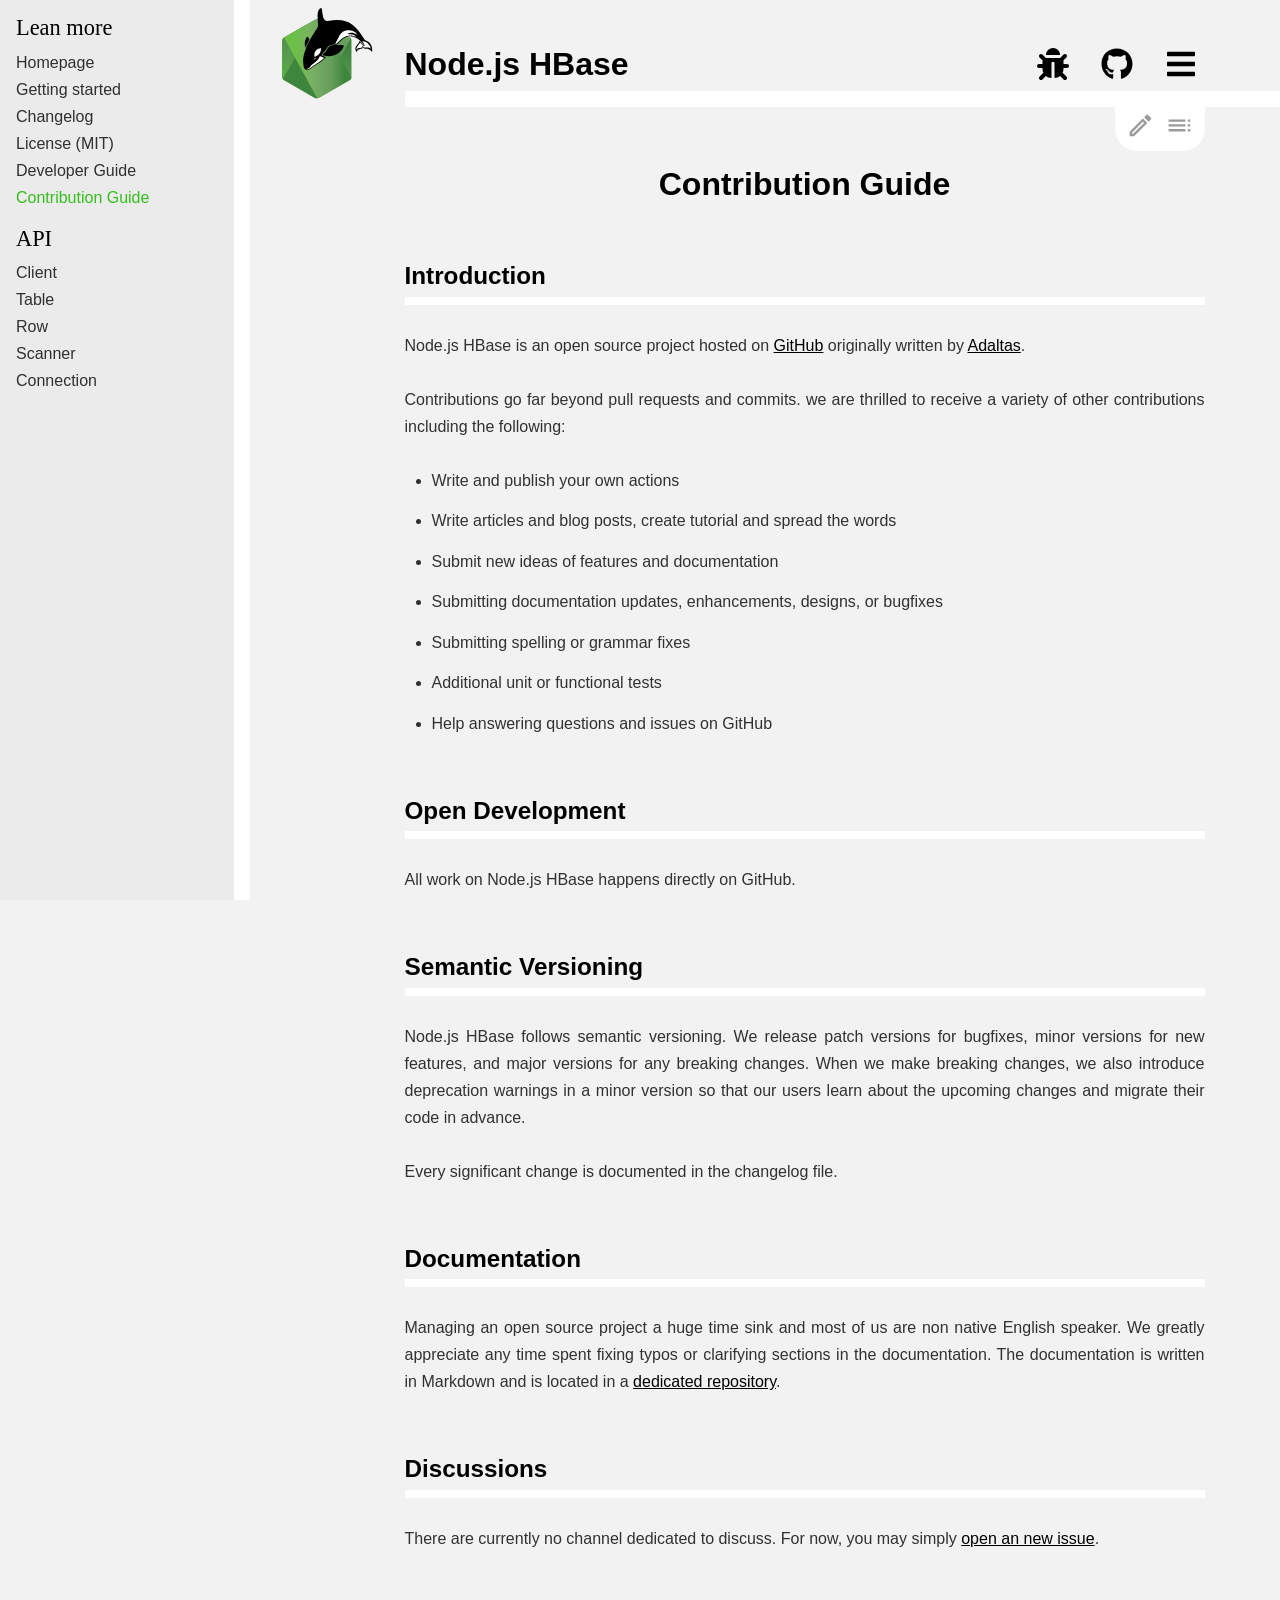
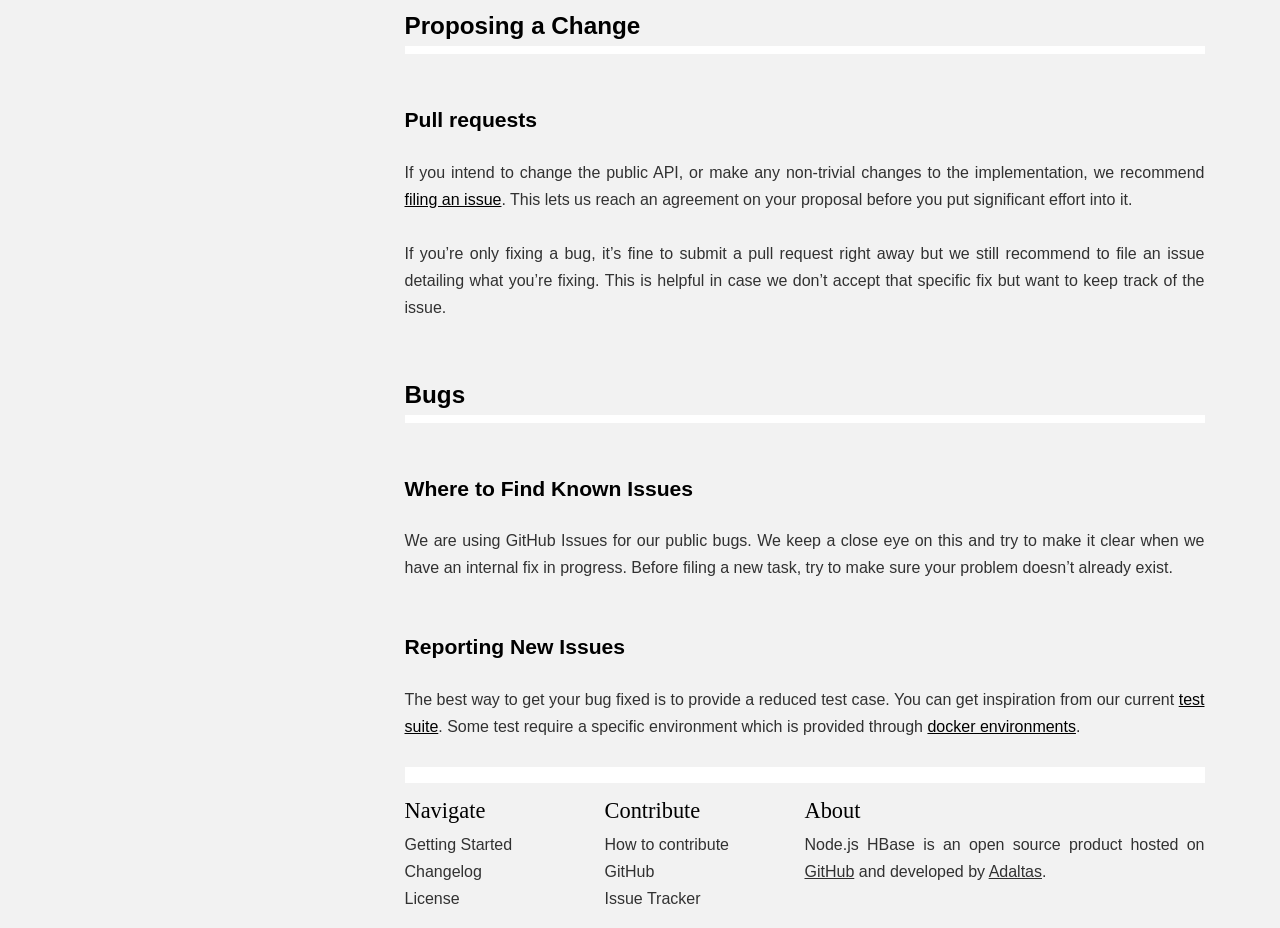
<file: learn/contribute/index.html>
<!DOCTYPE html><html lang="en"><head><meta charSet="utf-8"/><meta http-equiv="x-ua-compatible" content="ie=edge"/><meta name="viewport" content="width=device-width, initial-scale=1, shrink-to-fit=no"/><style id="typography.js">html{font-family:sans-serif;-ms-text-size-adjust:100%;-webkit-text-size-adjust:100%}body{margin:0}article,aside,details,figcaption,figure,footer,header,main,menu,nav,section,summary{display:block}audio,canvas,progress,video{display:inline-block}audio:not([controls]){display:none;height:0}progress{vertical-align:baseline}[hidden],template{display:none}a{background-color:transparent;-webkit-text-decoration-skip:objects}a:active,a:hover{outline-width:0}abbr[title]{border-bottom:none;text-decoration:underline;text-decoration:underline dotted}b,strong{font-weight:inherit;font-weight:bolder}dfn{font-style:italic}h1{font-size:2em;margin:.67em 0}mark{background-color:#ff0;color:#000}small{font-size:80%}sub,sup{font-size:75%;line-height:0;position:relative;vertical-align:baseline}sub{bottom:-.25em}sup{top:-.5em}img{border-style:none}svg:not(:root){overflow:hidden}code,kbd,pre,samp{font-family:monospace,monospace;font-size:1em}figure{margin:1em 40px}hr{box-sizing:content-box;height:0;overflow:visible}button,input,optgroup,select,textarea{font:inherit;margin:0}optgroup{font-weight:700}button,input{overflow:visible}button,select{text-transform:none}[type=reset],[type=submit],button,html [type=button]{-webkit-appearance:button}[type=button]::-moz-focus-inner,[type=reset]::-moz-focus-inner,[type=submit]::-moz-focus-inner,button::-moz-focus-inner{border-style:none;padding:0}[type=button]:-moz-focusring,[type=reset]:-moz-focusring,[type=submit]:-moz-focusring,button:-moz-focusring{outline:1px dotted ButtonText}fieldset{border:1px solid silver;margin:0 2px;padding:.35em .625em .75em}legend{box-sizing:border-box;color:inherit;display:table;max-width:100%;padding:0;white-space:normal}textarea{overflow:auto}[type=checkbox],[type=radio]{box-sizing:border-box;padding:0}[type=number]::-webkit-inner-spin-button,[type=number]::-webkit-outer-spin-button{height:auto}[type=search]{-webkit-appearance:textfield;outline-offset:-2px}[type=search]::-webkit-search-cancel-button,[type=search]::-webkit-search-decoration{-webkit-appearance:none}::-webkit-input-placeholder{color:inherit;opacity:.54}::-webkit-file-upload-button{-webkit-appearance:button;font:inherit}html{font:100%/1.6875 'Arvo',sans-serif;box-sizing:border-box;overflow-y:scroll;}*{box-sizing:inherit;}*:before{box-sizing:inherit;}*:after{box-sizing:inherit;}body{color:hsla(0,0%,0%,0.8);font-family:'Arvo',sans-serif;font-weight:400;word-wrap:break-word;font-kerning:normal;-moz-font-feature-settings:"kern", "liga", "clig", "calt";-ms-font-feature-settings:"kern", "liga", "clig", "calt";-webkit-font-feature-settings:"kern", "liga", "clig", "calt";font-feature-settings:"kern", "liga", "clig", "calt";}img{max-width:100%;margin-left:0;margin-right:0;margin-top:0;padding-bottom:0;padding-left:0;padding-right:0;padding-top:0;margin-bottom:1.6875rem;}h1{margin-left:0;margin-right:0;margin-top:0;padding-bottom:0;padding-left:0;padding-right:0;padding-top:0;margin-bottom:1.6875rem;color:hsla(0,0%,0%,1);font-family:'Montserrat',sans-serif;font-weight:700;text-rendering:optimizeLegibility;font-size:2rem;line-height:1.1;}h2{margin-left:0;margin-right:0;margin-top:0;padding-bottom:0;padding-left:0;padding-right:0;padding-top:0;margin-bottom:1.6875rem;color:hsla(0,0%,0%,1);font-family:'Montserrat',sans-serif;font-weight:700;text-rendering:optimizeLegibility;font-size:1.51572rem;line-height:1.1;}h3{margin-left:0;margin-right:0;margin-top:0;padding-bottom:0;padding-left:0;padding-right:0;padding-top:0;margin-bottom:1.6875rem;color:hsla(0,0%,0%,1);font-family:'Montserrat',sans-serif;font-weight:700;text-rendering:optimizeLegibility;font-size:1.31951rem;line-height:1.1;}h4{margin-left:0;margin-right:0;margin-top:0;padding-bottom:0;padding-left:0;padding-right:0;padding-top:0;margin-bottom:1.6875rem;color:hsla(0,0%,0%,1);font-family:'Montserrat',sans-serif;font-weight:700;text-rendering:optimizeLegibility;font-size:1rem;line-height:1.1;}h5{margin-left:0;margin-right:0;margin-top:0;padding-bottom:0;padding-left:0;padding-right:0;padding-top:0;margin-bottom:1.6875rem;color:hsla(0,0%,0%,1);font-family:'Montserrat',sans-serif;font-weight:700;text-rendering:optimizeLegibility;font-size:0.87055rem;line-height:1.1;}h6{margin-left:0;margin-right:0;margin-top:0;padding-bottom:0;padding-left:0;padding-right:0;padding-top:0;margin-bottom:1.6875rem;color:hsla(0,0%,0%,1);font-family:'Montserrat',sans-serif;font-weight:700;text-rendering:optimizeLegibility;font-size:0.81225rem;line-height:1.1;}hgroup{margin-left:0;margin-right:0;margin-top:0;padding-bottom:0;padding-left:0;padding-right:0;padding-top:0;margin-bottom:1.6875rem;}ul{margin-left:1.6875rem;margin-right:0;margin-top:0;padding-bottom:0;padding-left:0;padding-right:0;padding-top:0;margin-bottom:1.6875rem;list-style-position:outside;list-style-image:none;}ol{margin-left:1.6875rem;margin-right:0;margin-top:0;padding-bottom:0;padding-left:0;padding-right:0;padding-top:0;margin-bottom:1.6875rem;list-style-position:outside;list-style-image:none;}dl{margin-left:0;margin-right:0;margin-top:0;padding-bottom:0;padding-left:0;padding-right:0;padding-top:0;margin-bottom:1.6875rem;}dd{margin-left:0;margin-right:0;margin-top:0;padding-bottom:0;padding-left:0;padding-right:0;padding-top:0;margin-bottom:1.6875rem;}p{margin-left:0;margin-right:0;margin-top:0;padding-bottom:0;padding-left:0;padding-right:0;padding-top:0;margin-bottom:1.6875rem;}figure{margin-left:0;margin-right:0;margin-top:0;padding-bottom:0;padding-left:0;padding-right:0;padding-top:0;margin-bottom:1.6875rem;}pre{margin-left:0;margin-right:0;margin-top:0;padding-bottom:0;padding-left:0;padding-right:0;padding-top:0;margin-bottom:1.6875rem;font-size:0.85rem;line-height:1.6875rem;}table{margin-left:0;margin-right:0;margin-top:0;padding-bottom:0;padding-left:0;padding-right:0;padding-top:0;margin-bottom:1.6875rem;font-size:1rem;line-height:1.6875rem;border-collapse:collapse;width:100%;}fieldset{margin-left:0;margin-right:0;margin-top:0;padding-bottom:0;padding-left:0;padding-right:0;padding-top:0;margin-bottom:1.6875rem;}blockquote{margin-left:0;margin-right:1.6875rem;margin-top:0;padding-bottom:0;padding-left:1.37109rem;padding-right:0;padding-top:0;margin-bottom:1.6875rem;font-size:1.1487rem;line-height:1.6875rem;color:hsla(0,0%,0%,0.59);border-left:0.31641rem solid #fca206;}form{margin-left:0;margin-right:0;margin-top:0;padding-bottom:0;padding-left:0;padding-right:0;padding-top:0;margin-bottom:1.6875rem;}noscript{margin-left:0;margin-right:0;margin-top:0;padding-bottom:0;padding-left:0;padding-right:0;padding-top:0;margin-bottom:1.6875rem;}iframe{margin-left:0;margin-right:0;margin-top:0;padding-bottom:0;padding-left:0;padding-right:0;padding-top:0;margin-bottom:1.6875rem;}hr{margin-left:0;margin-right:0;margin-top:0;padding-bottom:0;padding-left:0;padding-right:0;padding-top:0;margin-bottom:calc(1.6875rem - 1px);background:hsla(0,0%,0%,0.2);border:none;height:1px;}address{margin-left:0;margin-right:0;margin-top:0;padding-bottom:0;padding-left:0;padding-right:0;padding-top:0;margin-bottom:1.6875rem;}b{font-weight:700;}strong{font-weight:700;}dt{font-weight:700;}th{font-weight:700;}li{margin-bottom:calc(1.6875rem / 2);}ol li{padding-left:0;}ul li{padding-left:0;}li > ol{margin-left:1.6875rem;margin-bottom:calc(1.6875rem / 2);margin-top:calc(1.6875rem / 2);}li > ul{margin-left:1.6875rem;margin-bottom:calc(1.6875rem / 2);margin-top:calc(1.6875rem / 2);}blockquote *:last-child{margin-bottom:0;}li *:last-child{margin-bottom:0;}p *:last-child{margin-bottom:0;}li > p{margin-bottom:calc(1.6875rem / 2);}code{font-size:0.85rem;line-height:1.6875rem;}kbd{font-size:0.85rem;line-height:1.6875rem;}samp{font-size:0.85rem;line-height:1.6875rem;}abbr{border-bottom:1px dotted hsla(0,0%,0%,0.5);cursor:help;}acronym{border-bottom:1px dotted hsla(0,0%,0%,0.5);cursor:help;}abbr[title]{border-bottom:1px dotted hsla(0,0%,0%,0.5);cursor:help;text-decoration:none;}thead{text-align:left;}td,th{text-align:left;border-bottom:1px solid hsla(0,0%,0%,0.12);font-feature-settings:"tnum";-moz-font-feature-settings:"tnum";-ms-font-feature-settings:"tnum";-webkit-font-feature-settings:"tnum";padding-left:1.125rem;padding-right:1.125rem;padding-top:0.84375rem;padding-bottom:calc(0.84375rem - 1px);}th:first-child,td:first-child{padding-left:0;}th:last-child,td:last-child{padding-right:0;}a{color:#d65947;text-decoration:none;}a:hover,a:active{color:hsla(0,0%,0%,0.8);}h1,h2,h3,h4,h5,h6{margin-top:3.375rem;}blockquote > :last-child{margin-bottom:0;}blockquote cite{font-size:1rem;line-height:1.6875rem;color:hsla(0,0%,0%,0.8);font-weight:400;}blockquote cite:before{content:"— ";}@media only screen and (max-width:480px){blockquote{margin-left:-1.26563rem;margin-right:0;padding-left:0.94922rem;}}article h1{text-align:center;}article h2{border-bottom:.5rem solid #fff;line-height:2.53125rem;}article a{text-decoration:underline;color:#000;}article a:hover,a:active{color:#d65947;}</style><link rel="apple-touch-icon" sizes="96x96" href="/icons/icon-96x96.png?v=dd1270eb96bb1e26045a3b7bb36ad752"/><style id="glamor-styles">.css-o4mt9s,[data-css-o4mt9s]{position:relative;margin:0;padding-left:250px;}@media (max-width: 960px){.css-o4mt9s,[data-css-o4mt9s]{padding-left:0;}}.css-9fs1d8,[data-css-9fs1d8]{position:fixed;top:0;height:100vh;left:0;width:250px;overflow:auto;}.css-9fs1d8> *,[data-css-9fs1d8]> *{overflow:auto;}@media (max-width: 960px){.css-9fs1d8,[data-css-9fs1d8]{left:-250px;}}.css-1mu003q,[data-css-1mu003q]{box-sizing:border-box;flex-grow:0;max-width:15%;flex-basis:15%;padding:.5rem 2rem 0 2rem;-webkit-flex-grow:0;-webkit-flex-basis:15%;}@media (max-width: 960px){.css-1mu003q,[data-css-1mu003q]{padding:.5rem .5rem 0 .5rem;}}.css-1qj5nue,[data-css-1qj5nue]{font-size:2rem;font-weight:bold;}.css-1qj5nue a,[data-css-1qj5nue] a{color:#000;}.css-1qj5nue a:hover,[data-css-1qj5nue] a:hover{color:#34BF1C;}@media (max-width: 400px){.css-1qj5nue,[data-css-1qj5nue]{font-size:1.4rem;}}.css-2lrsej,[data-css-2lrsej]{flex:1 1 auto;-webkit-flex:1 1 auto;}@media (max-width: 960px){.css-vnrzkp,[data-css-vnrzkp]{margin-left:0 !important;width:36px !important;height:36px !important;}}@media (min-width: 960px){.css-vnrzkp,[data-css-vnrzkp]{margin-left:1rem !important;}}.css-uuhnl9,[data-css-uuhnl9]{color:#000;}@media (max-width: 960px){.css-uuhnl9,[data-css-uuhnl9]{width:1.3rem;height:1.3rem;}}@media (min-width: 960px){.css-uuhnl9,[data-css-uuhnl9]{width:2rem;height:2rem;}}.css-c6w8ci,[data-css-c6w8ci]{display:-webkit-box; display: -moz-box; display: -ms-flexbox; display: -webkit-flex; display: flex;max-width:800px;align-items:center;-webkit-box-align:center;-webkit-align-items:center;}@media (max-width: 960px){.css-c6w8ci,[data-css-c6w8ci]{margin-right:1rem;}}@media (min-width: 960px){.css-c6w8ci,[data-css-c6w8ci]{margin-right:2rem;}}.css-1hqhyjz,[data-css-1hqhyjz]{box-sizing:border-box;max-width:85%;flex-basis:85%;align-self:flex-end;-webkit-flex-basis:85%;-webkit-align-self:flex-end;}@media (min-width: 960px){.css-1hqhyjz,[data-css-1hqhyjz]{border-bottom:1rem solid #fff;}}.css-tdmiry,[data-css-tdmiry]{display:-webkit-box; display: -moz-box; display: -ms-flexbox; display: -webkit-flex; display: flex;}@media (max-width: 960px){.css-tdmiry,[data-css-tdmiry]{border-bottom:1rem solid #fff;}}.css-14mjesj,[data-css-14mjesj]{width:100%;display:-webkit-box; display: -moz-box; display: -ms-flexbox; display: -webkit-flex; display: flex;align-items:inherit;justify-content:inherit;-webkit-box-align:inherit;-webkit-align-items:inherit;-webkit-box-pack:inherit;-webkit-justify-content:inherit;}.css-1tjpe7r,[data-css-1tjpe7r]{display:-webkit-inline-box; display: -moz-inline-box; display: -ms-inline-flexbox; display: -webkit-inline-flex; display: inline-flex;position:relative;align-items:center;vertical-align:middle;justify-content:center;flex:0 0 auto;width:48px;height:48px;padding:0;font-size:1.5rem;text-align:center;text-decoration:none;border-radius:50%;transition:background-color 150ms cubic-bezier(0.4, 0, 0.2, 1);background-color:transparent;-webkit-box-align:center;-webkit-align-items:center;-webkit-box-pack:center;-webkit-justify-content:center;-webkit-flex:0 0 auto;-webkit-transition:background-color 150ms cubic-bezier(0.4, 0, 0.2, 1);-moz-transition:background-color 150ms cubic-bezier(0.4, 0, 0.2, 1);}.css-1tjpe7r:hover,[data-css-1tjpe7r]:hover{background-color:rgba(0, 0, 0, .08);}.css-msk631,[data-css-msk631]{transform:scale(.0);opacity:0.5;display:block;width:100%;height:100%;border-radius:50%;background-color:#000;-webkit-transform:scale(.0);}.css-h96g2f,[data-css-h96g2f]{top:0;left:0;width:100%;height:100%;display:block;position:absolute;overflow:hidden;z-index:0;pointer-events:none;}.css-2hpbxp,[data-css-2hpbxp]{display:-webkit-inline-box; display: -moz-inline-box; display: -ms-inline-flexbox; display: -webkit-inline-flex; display: inline-flex;position:relative;align-items:center;vertical-align:middle;justify-content:center;flex:0 0 auto;width:48px;height:48px;padding:0;font-size:1.5rem;text-align:center;text-decoration:none;border-radius:50%;transition:background-color 150ms cubic-bezier(0.4, 0, 0.2, 1);background-color:transparent;cursor:pointer;border:0;margin:0;-webkit-box-align:center;-webkit-align-items:center;-webkit-box-pack:center;-webkit-justify-content:center;-webkit-flex:0 0 auto;-webkit-transition:background-color 150ms cubic-bezier(0.4, 0, 0.2, 1);-moz-transition:background-color 150ms cubic-bezier(0.4, 0, 0.2, 1);}.css-2hpbxp:hover,[data-css-2hpbxp]:hover{background-color:rgba(0, 0, 0, .08);}.css-2hpbxp:focus,[data-css-2hpbxp]:focus{outline:none;}.css-hy452g,[data-css-hy452g]{background-color:#fff;}.css-hy452g > div,[data-css-hy452g] > div{padding:1rem;}.css-hy452g h2,[data-css-hy452g] h2{margin-top:0;}.css-hy452g ul,[data-css-hy452g] ul, .css-hy452g li, [data-css-hy452g] li{margin-top:0;margin-bottom:0;}.css-s3cchn,[data-css-s3cchn]{outline:none;}@media (max-width: 960px){.css-s3cchn,[data-css-s3cchn]{width:1.8rem !important;height:1.8rem !important;}}@media (min-width: 960px){.css-s3cchn,[data-css-s3cchn]{width:2.4rem !important;height:2.4rem !important;}}.css-12ypaem,[data-css-12ypaem]{fill:#9B9B9B;}@media (max-width: 960px){.css-12ypaem,[data-css-12ypaem]{width:1.4rem;height:1.4rem;}}@media (min-width: 960px){.css-12ypaem,[data-css-12ypaem]{width:1.8rem;height:1.8rem;}}.css-1gqx6h2,[data-css-1gqx6h2]{float:right;background-color:#fff;margin-bottom:1rem;padding:0 .4rem .4rem .4rem;}@media (max-width: 960px){.css-1gqx6h2,[data-css-1gqx6h2]{border-radius:0 0 1.8rem 1.8rem;}}@media (min-width: 960px){.css-1gqx6h2,[data-css-1gqx6h2]{border-radius:0 0 1.4rem 1.4rem;}}.css-3g72t1,[data-css-3g72t1]{clear:right;}.css-3g72t1 .toc,[data-css-3g72t1] .toc{background-color:#fff;padding:5px 0;display:none;}.css-3g72t1 .toc h2,[data-css-3g72t1] .toc h2{margin-top:0;}.css-3g72t1 .toc ul,[data-css-3g72t1] .toc ul{margin-top:0;margin-bottom:0;}.css-186opbb,[data-css-186opbb]{max-width:800px;}.css-186opbb :not(pre) > code[class*="language-"],[data-css-186opbb] :not(pre) > code[class*="language-"]{padding:.4em .5em .2em .5em;background:#DFDFDF;color:#000;}@media (max-width: 960px){.css-186opbb,[data-css-186opbb]{margin:0 1rem;}}@media (min-width: 960px){.css-186opbb,[data-css-186opbb]{margin:0 2rem 0 15%;text-align:justify;}}.css-rpurc2,[data-css-rpurc2]{flex:1;-webkit-flex:1;}@media (max-width: 960px){.css-rpurc2,[data-css-rpurc2]{flex:0 0 50%;-webkit-flex:0 0 50%;}}.css-1nyj4b5,[data-css-1nyj4b5]{flex:2;-webkit-flex:2;}@media (max-width: 960px){.css-1nyj4b5,[data-css-1nyj4b5]{flex:0 0 100%;-webkit-flex:0 0 100%;}}.css-jz2g0y,[data-css-jz2g0y]{max-width:800px;display:-webkit-box; display: -moz-box; display: -ms-flexbox; display: -webkit-flex; display: flex;flex-wrap:wrap;border-top:1rem solid #fff;padding-bottom:1rem;-webkit-box-lines:multiple;-webkit-flex-wrap:wrap;}.css-jz2g0y h1,[data-css-jz2g0y] h1{margin:1rem 0 .5rem 0;color:#000;font-family:Arvo sans-serif;font-weight:normal;font-size:1.4rem;text-align:left;}.css-jz2g0y ul,[data-css-jz2g0y] ul, .css-jz2g0y p, [data-css-jz2g0y] p{margin:0 0 0 0;}.css-jz2g0y li,[data-css-jz2g0y] li{margin:0;text-indent:0;list-style-type:none;}.css-jz2g0y a,[data-css-jz2g0y] a{color:hsla(0,0%,0%,0.8);}.css-jz2g0y a:hover,[data-css-jz2g0y] a:hover{color:#34BF1C;}.css-jz2g0y p a,[data-css-jz2g0y] p a{text-decoration:underline;}@media (max-width: 960px){.css-jz2g0y,[data-css-jz2g0y]{margin:0 1rem;}}@media (min-width: 960px){.css-jz2g0y,[data-css-jz2g0y]{margin:0 2rem 0 15%;text-align:justify;}}.css-178283y,[data-css-178283y]{display:block;padding:0 1rem 0 1rem;color:hsla(0,0%,0%,0.8);}.css-178283y:hover,[data-css-178283y]:hover{background-color:#fff;}.css-sf4hxo,[data-css-sf4hxo]{color:#34BF1C;}.css-sf4hxo:hover,[data-css-sf4hxo]:hover{cursor:default;color:#34BF1C;background-color:inherit;}.css-miwtlr,[data-css-miwtlr]{margin:0;padding:0;text-indent:0;list-style-type:none;}.css-jdk3d3,[data-css-jdk3d3]{position:relative;padding-top:1rem;padding-bottom:1rem;height:100% ;border-right:1rem solid #fff;background-color:#EBEBEB;}.css-jdk3d3 div,[data-css-jdk3d3] div{box-sizing:border-box;width:100%;}.css-jdk3d3 nav,[data-css-jdk3d3] nav{margin:0 0 1rem 0;}.css-jdk3d3 h1,[data-css-jdk3d3] h1{margin:0 0 .5rem 0;padding:0 1rem 0 1rem;color:#000;font-family:Arvo sans-serif;font-weight:normal;font-size:1.4rem;text-align:left;}.css-jdk3d3 ul,[data-css-jdk3d3] ul{margin:0;}</style><script id="glamor-ids">
        // <![CDATA[
        window._glamor = ["o4mt9s","9fs1d8","1mu003q","1qj5nue","2lrsej","vnrzkp","uuhnl9","c6w8ci","1hqhyjz","tdmiry","14mjesj","1tjpe7r","msk631","h96g2f","2hpbxp","hy452g","s3cchn","12ypaem","1gqx6h2","3g72t1","186opbb","rpurc2","1nyj4b5","jz2g0y","178283y","sf4hxo","miwtlr","jdk3d3"]
        // ]]>
        </script><title data-react-helmet="true">Node HBase - Contribution Guide</title><meta data-react-helmet="true" name="description" content="Project contribution guidelines for developer"/><meta data-react-helmet="true" name="keywords" content="develop, contribute, git, github, open source, documentation, versioning, pull requests, bug, issues"/><style type="text/css">
    .anchor.before {
      position: absolute;
      top: 0;
      left: 0;
      transform: translateX(-100%);
      padding-right: 4px;
    }
    .anchor.after {
      display: inline-block;
      padding-left: 4px;
    }
    h1 .anchor svg,
    h2 .anchor svg,
    h3 .anchor svg,
    h4 .anchor svg,
    h5 .anchor svg,
    h6 .anchor svg {
      visibility: hidden;
    }
    h1:hover .anchor svg,
    h2:hover .anchor svg,
    h3:hover .anchor svg,
    h4:hover .anchor svg,
    h5:hover .anchor svg,
    h6:hover .anchor svg,
    h1 .anchor:focus svg,
    h2 .anchor:focus svg,
    h3 .anchor:focus svg,
    h4 .anchor:focus svg,
    h5 .anchor:focus svg,
    h6 .anchor:focus svg {
      visibility: visible;
    }
  </style><script>
    document.addEventListener("DOMContentLoaded", function(event) {
      var hash = window.decodeURI(location.hash.replace('#', ''))
      if (hash !== '') {
        var element = document.getElementById(hash)
        if (element) {
          var scrollTop = window.pageYOffset || document.documentElement.scrollTop || document.body.scrollTop
          var clientTop = document.documentElement.clientTop || document.body.clientTop || 0
          var offset = element.getBoundingClientRect().top + scrollTop - clientTop
          // Wait for the browser to finish rendering before scrolling.
          setTimeout((function() {
            window.scrollTo(0, offset - 64)
          }), 0)
        }
      }
    })
  </script><style data-href="/styles.5d7732e7de363963594b.css">code[class*=language-],pre[class*=language-]{color:#ccc;background:none;font-family:Consolas,Monaco,Andale Mono,Ubuntu Mono,monospace;font-size:1em;text-align:left;white-space:pre;word-spacing:normal;word-break:normal;word-wrap:normal;line-height:1.5;-moz-tab-size:4;-o-tab-size:4;tab-size:4;-webkit-hyphens:none;-ms-hyphens:none;hyphens:none}pre[class*=language-]{padding:1em;margin:.5em 0;overflow:auto}:not(pre)>code[class*=language-],pre[class*=language-]{background:#2d2d2d}:not(pre)>code[class*=language-]{padding:.1em;border-radius:.3em;white-space:normal}.token.block-comment,.token.cdata,.token.comment,.token.doctype,.token.prolog{color:#999}.token.punctuation{color:#ccc}.token.attr-name,.token.deleted,.token.namespace,.token.tag{color:#e2777a}.token.function-name{color:#6196cc}.token.boolean,.token.function,.token.number{color:#f08d49}.token.class-name,.token.constant,.token.property,.token.symbol{color:#f8c555}.token.atrule,.token.builtin,.token.important,.token.keyword,.token.selector{color:#cc99cd}.token.attr-value,.token.char,.token.regex,.token.string,.token.variable{color:#7ec699}.token.entity,.token.operator,.token.url{color:#67cdcc}.token.bold,.token.important{font-weight:700}.token.italic{font-style:italic}.token.entity{cursor:help}.token.inserted{color:green}@font-face{font-family:Arvo;src:local("Arvo"),url(/static/font.arvo.400-0025b6197d8af8ca5ab5bf4764a5dbc6.woff2) format("woff2");font-style:normal;font-weight:400;font-display:optional;unicode-range:U+0-ff,U+131,U+152-153,U+2bb-2bc,U+2c6,U+2da,U+2dc,U+2000-206f,U+2074,U+20ac,U+2122,U+2191,U+2193,U+2212,U+2215,U+feff,U+fffd}@font-face{font-family:Arvo;src:local("Arvo Bold"),local("Arvo-Bold"),url(/static/font.arvo.700-b2d543619d0d58a8edbac122d72a4228.woff2) format("woff2");font-style:normal;font-weight:700;font-display:optional;unicode-range:U+0-ff,U+131,U+152-153,U+2bb-2bc,U+2c6,U+2da,U+2dc,U+2000-206f,U+2074,U+20ac,U+2122,U+2191,U+2193,U+2212,U+2215,U+feff,U+fffd}@font-face{font-family:Montserrat;src:local("Montserrat Bold"),local("Montserrat-Bold"),url(/static/font.montserrat.700-099915ec0e3026165710937defdc5fc3.woff2) format("woff2");font-style:normal;font-weight:700;font-display:optional;unicode-range:U+0-ff,U+131,U+152-153,U+2bb-2bc,U+2c6,U+2da,U+2dc,U+2000-206f,U+2074,U+20ac,U+2122,U+2191,U+2193,U+2212,U+2215,U+feff,U+fffd}body,html{background-color:#f2f2f2}</style><link rel="preconnect" href="https://www.google-analytics.com"/><link rel="dns-prefetch" href="https://www.google-analytics.com"/><link rel="icon" href="/favicon-32x32.png?v=dd1270eb96bb1e26045a3b7bb36ad752" type="image/png"/><link rel="manifest" href="/manifest.webmanifest"/><meta name="theme-color" content="#3E863D"/><link rel="apple-touch-icon" sizes="48x48" href="/icons/icon-48x48.png?v=dd1270eb96bb1e26045a3b7bb36ad752"/><link rel="apple-touch-icon" sizes="72x72" href="/icons/icon-72x72.png?v=dd1270eb96bb1e26045a3b7bb36ad752"/><meta name="generator" content="Gatsby 2.24.37"/><link rel="apple-touch-icon" sizes="144x144" href="/icons/icon-144x144.png?v=dd1270eb96bb1e26045a3b7bb36ad752"/><link rel="apple-touch-icon" sizes="192x192" href="/icons/icon-192x192.png?v=dd1270eb96bb1e26045a3b7bb36ad752"/><link rel="apple-touch-icon" sizes="256x256" href="/icons/icon-256x256.png?v=dd1270eb96bb1e26045a3b7bb36ad752"/><link rel="apple-touch-icon" sizes="384x384" href="/icons/icon-384x384.png?v=dd1270eb96bb1e26045a3b7bb36ad752"/><link rel="apple-touch-icon" sizes="512x512" href="/icons/icon-512x512.png?v=dd1270eb96bb1e26045a3b7bb36ad752"/><link rel="sitemap" type="application/xml" href="/sitemap.xml"/><link as="script" rel="preload" href="/framework-665e19c4e2ebc7681ad7.js"/><link as="script" rel="preload" href="/1bfc9850-a77a0e47a6ff388d2c28.js"/><link as="script" rel="preload" href="/component---src-templates-page-js-54dc1b0b9a1c73f09fa0.js"/><link as="script" rel="preload" href="/95d0e4c6d5428e4e5c144b1145f6c0d2357c0db3-72c2e59d3a2364992ba3.js"/><link as="script" rel="preload" href="/app-8506d7099b6c48f62904.js"/><link as="script" rel="preload" href="/styles-2d82ac8e3afc0c213061.js"/><link as="script" rel="preload" href="/webpack-runtime-c4d638747e5e044feb6d.js"/><link as="fetch" rel="preload" href="/page-data/learn/contribute/page-data.json" crossorigin="anonymous"/><link as="fetch" rel="preload" href="/page-data/sq/d/2210122946.json" crossorigin="anonymous"/><link as="fetch" rel="preload" href="/page-data/app-data.json" crossorigin="anonymous"/></head><body><div id="___gatsby"><div style="outline:none" tabindex="-1" id="gatsby-focus-wrapper"><div class="css-o4mt9s"><header class="css-tdmiry"><div class="css-1mu003q"><a title="Visit homepage" href="/"><svg xmlns="http://www.w3.org/2000/svg" style="isolation:isolate" viewBox="0 0 400 400"><defs><clipPath id="_clipPath_wOC5kHfEUJBEVxHw4wkcn2HKTjhbiPtX"><rect width="400" height="400"></rect></clipPath></defs><g clip-path="url(#_clipPath_wOC5kHfEUJBEVxHw4wkcn2HKTjhbiPtX)"><g style="isolation:isolate"><clipPath id="_clipPath_L6UUssT70W97HcFDig89p0twFZhs3c5T"><path d="M 145.711 51.628 L 8.304 130.938 C 3.157 133.906 0 139.386 0 145.308 L 0 304.039 C 0 309.965 3.157 315.442 8.304 318.409 L 145.721 397.781 C 150.858 400.74 157.191 400.74 162.322 397.781 L 299.716 318.409 C 304.836 315.442 308 309.962 308 304.039 L 308 145.308 C 308 139.386 304.836 133.906 299.683 130.938 L 162.309 51.628 C 159.732 50.151 156.862 49.411 153.992 49.411 C 151.122 49.411 148.252 50.151 145.675 51.628" fill="#FFF"></path></clipPath><g clip-path="url(#_clipPath_L6UUssT70W97HcFDig89p0twFZhs3c5T)"><linearGradient id="_lgradient_15" x1="0.669" y1="0.159" x2="0.335" y2="0.842" gradientTransform="matrix(585.717 0 0 594.79 -138.862 -72.315)" gradientUnits="userSpaceOnUse"><stop offset="30%" stop-color="#3e863d"></stop><stop offset="50%" stop-color="#55934f"></stop><stop offset="80%" stop-color="#5aad45"></stop></linearGradient><path d="M 446.855 117.472 L 59.666 -72.315 L -138.862 332.679 L 248.318 522.475 L 446.855 117.472 Z" fill="url(#_lgradient_15)"></path></g><clipPath id="_clipPath_sBa4UojtW9GYpQ2tBjHtZmTAy1dv9Wab"><path d="M 3.405 314.117 C 4.719 315.823 6.363 317.301 8.297 318.409 L 126.168 386.493 L 145.802 397.778 C 148.738 399.474 152.084 400.192 155.371 399.947 C 156.467 399.859 157.563 399.654 158.633 399.35 L 303.555 133.994 C 302.446 132.788 301.148 131.776 299.693 130.929 L 209.721 78.973 L 162.162 51.609 C 160.812 50.826 159.347 50.272 157.857 49.88 L 3.405 314.117 Z" fill="#FFF"></path></clipPath><g clip-path="url(#_clipPath_sBa4UojtW9GYpQ2tBjHtZmTAy1dv9Wab)"><linearGradient id="_lgradient_16" x1="0.218" y1="0.713" x2="0.787" y2="0.293" gradientTransform="matrix(634.966 0 0 637.154 -164.001 -93.522)" gradientUnits="userSpaceOnUse"><stop offset="57%" stop-color="#3e863d"></stop><stop offset="72%" stop-color="#619857"></stop><stop offset="100%" stop-color="#76ac64"></stop></linearGradient><path d="M -164.001 173.605 L 109.394 543.633 L 470.964 276.496 L 197.552 -93.522 L -164.001 173.605 Z" fill="url(#_lgradient_16)"></path></g><clipPath id="_clipPath_5eLkKkR517IPGD4uNzCFhhzOFzNOP5lb"><path d="M 152.351 49.502 C 150.045 49.73 147.792 50.448 145.714 51.628 L 8.698 130.71 L 156.444 399.817 C 158.499 399.523 160.521 398.838 162.348 397.781 L 299.755 318.409 C 303.995 315.95 306.898 311.789 307.778 307.072 L 157.162 49.773 C 156.053 49.554 154.944 49.44 153.803 49.44 C 153.346 49.44 152.889 49.463 152.433 49.505" fill="#FFF"></path></clipPath><g clip-path="url(#_clipPath_5eLkKkR517IPGD4uNzCFhhzOFzNOP5lb)"><linearGradient id="_lgradient_17" y1="0.5" x2="1" y2="0.5" gradientTransform="matrix(299.024 0 0 350.383 8.695 49.44)" gradientUnits="userSpaceOnUse"><stop offset="16%" stop-color="#6bbf47"></stop><stop offset="38%" stop-color="#79b461"></stop><stop offset="47%" stop-color="#75ac64"></stop><stop offset="70%" stop-color="#659e5a"></stop><stop offset="90%" stop-color="#3e863d"></stop></linearGradient><path d="M 8.695 49.44 L 8.695 399.823 L 307.72 399.823 L 307.72 49.44 L 8.695 49.44 Z" fill="url(#_lgradient_17)"></path></g></g><g style="isolation:isolate"><path d="M 268.694 164.013 C 260.834 164.196 230.24 164.451 222.808 164.418 C 214.913 164.383 208.781 168.412 204.004 175.274 C 197.115 185.175 191.707 196.615 181.226 202.699 C 180.068 203.372 179.137 205.992 179.262 207.591 C 179.338 208.569 181.543 209.661 182.94 210.124 C 228.754 223.962 267.88 193.071 272.508 169.491 C 273.628 166.208 272.394 163.927 268.694 164.013 Z"></path><path d="M 121.266 138.187 C 119.41 135.268 117.391 132.166 115.44 129.008 C 113.906 126.524 112.46 125.962 110.249 128.302 C 100.95 138.138 97.623 163.05 103.886 175.515 C 109.699 163.031 115.585 150.388 121.266 138.187 Z"></path><path d="M 370.987 143.505 C 366.478 142.493 366.045 140.359 364.087 137.586 C 317.907 67.97 289.683 43.393 202.646 57.116 C 194.619 58.511 189.355 54.935 185.473 47.573 C 180.444 41.26 179.174 20.865 175.814 4.236 C 175.144 0.063 174.107 -0.909 170.713 0.803 C 165.127 3.623 161.428 8.642 159.759 15.126 C 158.322 20.711 157.035 26.636 157.113 32.384 C 157.292 45.607 158.172 58.83 159.108 72.02 C 159.628 79.36 158.72 85.724 154.273 91.575 C 149.217 98.228 144.866 105.579 140.172 112.597 C 123.213 137.955 109.096 165.12 99.939 195.417 C 95.283 210.816 91.708 226.406 94.037 242.98 C 94.828 248.608 95.228 254.307 95.814 259.973 C 96.519 266.789 104.697 274.978 110.701 274.864 C 117.594 274.734 123.567 271.456 128.778 266.803 C 137.98 258.587 148.141 252.403 158.543 246.532 C 170.928 239.542 182.304 230.817 191.907 219.319 C 192.614 218.472 193.177 217.467 193.901 216.396 C 189 215.044 184.495 214.049 180.128 212.534 C 175.369 210.881 174.425 206.81 177.633 202.39 C 178.707 200.91 189.102 191.166 192.423 186.974 C 195.576 182.994 197.984 178.259 200.914 174.032 C 206.17 166.444 213.006 162.167 221.587 161.974 C 226.738 161.86 231.896 161.765 237.046 161.899 C 241.119 162.004 244.374 160.509 247.577 157.51 C 271.016 132.995 287.592 122.584 306.639 125.664 C 329.646 128.306 346.815 142.224 360.721 162.374 C 361.234 163.116 361.669 164.151 361.574 165.216 C 361.48 166.281 360.137 165.769 360.137 165.769 C 360.137 165.769 348.964 152.409 343.724 146.159 C 340.895 150.658 337.008 157.145 336.966 157.204 C 333.719 161.748 329.733 165.695 326.949 170.557 C 322.427 178.45 324.353 190.226 330.467 194.804 C 330.988 193.89 331.847 193.031 331.969 192.052 C 332.441 188.267 332.709 185.413 336.638 185.121 C 338.42 184.989 337.146 182.614 340.527 182.407 C 341.582 182.5 341.501 183.521 342.556 183.428 C 343.409 183.289 343.788 181.611 344.708 181.155 C 346.534 180.25 348.963 180.362 350.761 180.446 C 354.094 180.603 355.687 178.602 356.12 176.159 C 356.407 174.549 356.537 173.284 357.228 170.457 C 358.824 177.741 362.972 179.94 368.119 179.888 C 370.552 179.863 373.055 179.284 375.402 179.764 C 381.118 180.18 382.13 181.645 385.351 183.045 C 390.317 185.199 394.83 187.797 396.544 194.515 C 399.221 194.095 399.109 191.023 399.131 188.322 C 399.602 165.995 389.738 150.176 370.987 143.505 Z"></path></g><g style="isolation:isolate" fill="#FFF"><path d="M 169.234 178.378 C 173.75 178.294 174.431 179.478 172.531 183.974 C 172.107 184.977 171.683 186.074 171.608 187.16 C 171.006 195.871 167.26 202.102 160.648 206.414 C 157.305 208.593 154.377 211.608 151.014 213.736 C 149.169 214.904 146.297 216.152 144.831 215.283 C 142.886 214.149 142.337 206.638 142.894 203.909 C 145.689 190.21 157.107 178.604 169.234 178.378 L 169.234 178.378 Z"></path><path d="M 147.964 219.431 C 149.151 219.648 149.084 220.61 149.089 222.006 C 149.094 223.402 144.392 228.216 142.128 226.608 C 139.824 224.901 146.775 219.213 147.964 219.431 Z"></path><path d="M 186.469 220.333 C 180.501 226.642 173.841 231.695 167.366 236.361 C 162.306 240.005 139.749 253.829 128.418 262.839 C 122.66 266.966 117.063 271.549 109.655 271.333 C 109.771 270.63 109.755 270.133 109.876 270.084 C 117.669 266.958 123.417 261.053 128.735 253.899 C 131.947 249.58 136.759 246.595 141.214 243.753 C 150.535 237.806 158.086 229.958 163.84 219.644 C 167.946 212.285 168.106 212.579 174.912 215.977 C 178.414 217.726 181.416 218.347 186.469 220.333 L 186.469 220.333 Z"></path><path d="M 296.149 115.934 C 305.082 115.723 309.173 116.909 315.507 118.602 C 320.525 119.992 324.031 123.827 326.081 126.928 C 286.547 110.296 264.296 133.336 245.127 154.092 C 242.178 157.536 242.12 158.437 235.033 157.925 C 241.3 146.842 247.014 135.616 252.611 124.497 C 270.715 88.532 316.21 94.691 331.843 115.547 C 332.481 116.399 333.45 118.657 333.45 118.657 C 333.45 118.657 318.655 109.611 307.774 109.611 C 301.22 109.611 299.577 110.164 295.526 110.96 C 294.457 111.171 292.669 112.229 292.684 114.017 C 292.699 115.807 294.939 115.738 296.149 115.934 L 296.149 115.934 Z"></path><path d="M 391.573 181.345 C 386.823 172.938 379.645 174.758 372.925 174.724 C 370.923 174.713 368.919 174.844 366.916 174.927 C 363.534 175.067 360.681 174.163 359.205 170.186 C 358.825 169.163 357.873 167.58 357.082 167.419 C 356.31 167.661 356.054 168.236 355.916 168.57 C 352.866 175.984 346.949 177.156 340.806 177.305 C 337.253 177.391 334.343 177.953 332.595 181.985 C 332.257 182.767 330.528 183.666 330.229 183.39 C 329.472 182.694 328.542 181.118 328.78 180.325 C 329.687 177.305 330.649 174.136 332.282 171.603 C 336.424 165.179 340.94 159.069 345.69 152.286 C 347.929 154.982 356.767 165.9 359.107 167.657 C 360.341 168.584 363.01 168.726 364.032 167.793 C 364.913 166.989 365.023 163.766 364.339 162.309 C 362.941 159.331 360.732 156.862 358.95 154.107 C 357.619 152.051 356.434 149.873 354.849 147.182 C 370.847 143.919 394.607 166.12 391.573 181.345 L 391.573 181.345 Z"></path></g></g></svg></a></div><div class="css-1hqhyjz"><div class="css-c6w8ci"><div class="css-1qj5nue"><a title="Visit homepage" href="/">Node.js HBase</a></div><div class="css-2lrsej"></div><a tabindex="0" href="https://github.com/adaltas/node-hbase/issues" role="button" color="inherit" aria-label="header-bug" data-for="header-tooltip" data-tip="Report an issue" target="_blank" rel="noopener" class="css-vnrzkp css-1tjpe7r"><span class="css-14mjesj"><svg stroke="currentColor" fill="currentColor" stroke-width="0" viewBox="0 0 512 512" class="css-uuhnl9" height="1em" width="1em" xmlns="http://www.w3.org/2000/svg"><path d="M511.988 288.9c-.478 17.43-15.217 31.1-32.653 31.1H424v16c0 21.864-4.882 42.584-13.6 61.145l60.228 60.228c12.496 12.497 12.496 32.758 0 45.255-12.498 12.497-32.759 12.496-45.256 0l-54.736-54.736C345.886 467.965 314.351 480 280 480V236c0-6.627-5.373-12-12-12h-24c-6.627 0-12 5.373-12 12v244c-34.351 0-65.886-12.035-90.636-32.108l-54.736 54.736c-12.498 12.497-32.759 12.496-45.256 0-12.496-12.497-12.496-32.758 0-45.255l60.228-60.228C92.882 378.584 88 357.864 88 336v-16H32.666C15.23 320 .491 306.33.013 288.9-.484 270.816 14.028 256 32 256h56v-58.745l-46.628-46.628c-12.496-12.497-12.496-32.758 0-45.255 12.498-12.497 32.758-12.497 45.256 0L141.255 160h229.489l54.627-54.627c12.498-12.497 32.758-12.497 45.256 0 12.496 12.497 12.496 32.758 0 45.255L424 197.255V256h56c17.972 0 32.484 14.816 31.988 32.9zM257 0c-61.856 0-112 50.144-112 112h224C369 50.144 318.856 0 257 0z"></path></svg></span><span class="css-h96g2f"><span class="css-msk631"></span></span></a><a tabindex="0" href="https://github.com/adaltas/node-hbase" role="button" color="inherit" aria-label="header-github" data-for="header-tooltip" data-tip="Toggle the menu" target="_blank" rel="noopener" class="css-vnrzkp css-1tjpe7r"><span class="css-14mjesj"><svg stroke="currentColor" fill="currentColor" stroke-width="0" viewBox="0 0 496 512" class="css-uuhnl9" height="1em" width="1em" xmlns="http://www.w3.org/2000/svg"><path d="M165.9 397.4c0 2-2.3 3.6-5.2 3.6-3.3.3-5.6-1.3-5.6-3.6 0-2 2.3-3.6 5.2-3.6 3-.3 5.6 1.3 5.6 3.6zm-31.1-4.5c-.7 2 1.3 4.3 4.3 4.9 2.6 1 5.6 0 6.2-2s-1.3-4.3-4.3-5.2c-2.6-.7-5.5.3-6.2 2.3zm44.2-1.7c-2.9.7-4.9 2.6-4.6 4.9.3 2 2.9 3.3 5.9 2.6 2.9-.7 4.9-2.6 4.6-4.6-.3-1.9-3-3.2-5.9-2.9zM244.8 8C106.1 8 0 113.3 0 252c0 110.9 69.8 205.8 169.5 239.2 12.8 2.3 17.3-5.6 17.3-12.1 0-6.2-.3-40.4-.3-61.4 0 0-70 15-84.7-29.8 0 0-11.4-29.1-27.8-36.6 0 0-22.9-15.7 1.6-15.4 0 0 24.9 2 38.6 25.8 21.9 38.6 58.6 27.5 72.9 20.9 2.3-16 8.8-27.1 16-33.7-55.9-6.2-112.3-14.3-112.3-110.5 0-27.5 7.6-41.3 23.6-58.9-2.6-6.5-11.1-33.3 2.6-67.9 20.9-6.5 69 27 69 27 20-5.6 41.5-8.5 62.8-8.5s42.8 2.9 62.8 8.5c0 0 48.1-33.6 69-27 13.7 34.7 5.2 61.4 2.6 67.9 16 17.7 25.8 31.5 25.8 58.9 0 96.5-58.9 104.2-114.8 110.5 9.2 7.9 17 22.9 17 46.4 0 33.7-.3 75.4-.3 83.6 0 6.5 4.6 14.4 17.3 12.1C428.2 457.8 496 362.9 496 252 496 113.3 383.5 8 244.8 8zM97.2 352.9c-1.3 1-1 3.3.7 5.2 1.6 1.6 3.9 2.3 5.2 1 1.3-1 1-3.3-.7-5.2-1.6-1.6-3.9-2.3-5.2-1zm-10.8-8.1c-.7 1.3.3 2.9 2.3 3.9 1.6 1 3.6.7 4.3-.7.7-1.3-.3-2.9-2.3-3.9-2-.6-3.6-.3-4.3.7zm32.4 35.6c-1.6 1.3-1 4.3 1.3 6.2 2.3 2.3 5.2 2.6 6.5 1 1.3-1.3.7-4.3-1.3-6.2-2.2-2.3-5.2-2.6-6.5-1zm-11.4-14.7c-1.6 1-1.6 3.6 0 5.9 1.6 2.3 4.3 3.3 5.6 2.3 1.6-1.3 1.6-3.9 0-6.2-1.4-2.3-4-3.3-5.6-2z"></path></svg></span><span class="css-h96g2f"><span class="css-msk631"></span></span></a><button tabindex="0" type="button" aria-label="header-menu" data-for="header-tooltip" data-tip="Toggle the menu" class="css-vnrzkp css-2hpbxp"><span class="css-14mjesj"><svg stroke="currentColor" fill="currentColor" stroke-width="0" viewBox="0 0 448 512" class="css-uuhnl9" height="1em" width="1em" xmlns="http://www.w3.org/2000/svg"><path d="M16 132h416c8.837 0 16-7.163 16-16V76c0-8.837-7.163-16-16-16H16C7.163 60 0 67.163 0 76v40c0 8.837 7.163 16 16 16zm0 160h416c8.837 0 16-7.163 16-16v-40c0-8.837-7.163-16-16-16H16c-8.837 0-16 7.163-16 16v40c0 8.837 7.163 16 16 16zm0 160h416c8.837 0 16-7.163 16-16v-40c0-8.837-7.163-16-16-16H16c-8.837 0-16 7.163-16 16v40c0 8.837 7.163 16 16 16z"></path></svg></span><span class="css-h96g2f"><span class="css-msk631"></span></span></button><div class="__react_component_tooltip tc1a4d65c-bc64-441c-85d8-47d3b936ceca place-bottom type-dark" id="header-tooltip" data-id="tooltip"><style>
  	.tc1a4d65c-bc64-441c-85d8-47d3b936ceca {
	    color: #fff;
	    background: #222;
	    border: 1px solid transparent;
  	}

  	.tc1a4d65c-bc64-441c-85d8-47d3b936ceca.place-top {
        margin-top: -10px;
    }
    .tc1a4d65c-bc64-441c-85d8-47d3b936ceca.place-top::before {
        border-top: 8px solid transparent;
    }
    .tc1a4d65c-bc64-441c-85d8-47d3b936ceca.place-top::after {
        border-left: 8px solid transparent;
        border-right: 8px solid transparent;
        bottom: -6px;
        left: 50%;
        margin-left: -8px;
        border-top-color: #222;
        border-top-style: solid;
        border-top-width: 6px;
    }

    .tc1a4d65c-bc64-441c-85d8-47d3b936ceca.place-bottom {
        margin-top: 10px;
    }
    .tc1a4d65c-bc64-441c-85d8-47d3b936ceca.place-bottom::before {
        border-bottom: 8px solid transparent;
    }
    .tc1a4d65c-bc64-441c-85d8-47d3b936ceca.place-bottom::after {
        border-left: 8px solid transparent;
        border-right: 8px solid transparent;
        top: -6px;
        left: 50%;
        margin-left: -8px;
        border-bottom-color: #222;
        border-bottom-style: solid;
        border-bottom-width: 6px;
    }

    .tc1a4d65c-bc64-441c-85d8-47d3b936ceca.place-left {
        margin-left: -10px;
    }
    .tc1a4d65c-bc64-441c-85d8-47d3b936ceca.place-left::before {
        border-left: 8px solid transparent;
    }
    .tc1a4d65c-bc64-441c-85d8-47d3b936ceca.place-left::after {
        border-top: 5px solid transparent;
        border-bottom: 5px solid transparent;
        right: -6px;
        top: 50%;
        margin-top: -4px;
        border-left-color: #222;
        border-left-style: solid;
        border-left-width: 6px;
    }

    .tc1a4d65c-bc64-441c-85d8-47d3b936ceca.place-right {
        margin-left: 10px;
    }
    .tc1a4d65c-bc64-441c-85d8-47d3b936ceca.place-right::before {
        border-right: 8px solid transparent;
    }
    .tc1a4d65c-bc64-441c-85d8-47d3b936ceca.place-right::after {
        border-top: 5px solid transparent;
        border-bottom: 5px solid transparent;
        left: -6px;
        top: 50%;
        margin-top: -4px;
        border-right-color: #222;
        border-right-style: solid;
        border-right-width: 6px;
    }
  </style></div></div></div></header><main class="css-186opbb"><div class="css-hy452g"></div><div class="css-1gqx6h2"><a tabindex="0" href="https://github.com/adaltas/node-hbase-docs/edit/master/src/md/learn/contribute.md" role="button" color="inherit" aria-label="content-edit" data-for="content-tooltip" data-tip="Edit on GitHub" target="_blank" rel="noopener" class="css-s3cchn css-1tjpe7r"><span class="css-14mjesj"><svg viewBox="0 0 24 24" class="css-12ypaem"><path d="M14.06,9.02l0.92,0.92L5.92,19H5v-0.92L14.06,9.02 M17.66,3c-0.25,0-0.51,0.1-0.7,0.29l-1.83,1.83 l3.75,3.75l1.83-1.83c0.39-0.39,0.39-1.02,0-1.41l-2.34-2.34C18.17,3.09,17.92,3,17.66,3L17.66,3z M14.06,6.19L3,17.25V21h3.75 L17.81,9.94L14.06,6.19L14.06,6.19z"></path></svg></span><span class="css-h96g2f"><span class="css-msk631"></span></span></a><button tabindex="0" type="button" color="inherit" aria-label="content-toc" data-for="content-tooltip" data-tip="Toggle table of content" class="css-s3cchn css-2hpbxp"><span class="css-14mjesj"><svg viewBox="0 0 24 24" class="css-12ypaem"><path fill="none" d="M0,0h24v24H0V0z"></path><path fill="none" d="M0,0h24v24H0V0z"></path><path d="M3,9h14V7H3V9z M3,13h14v-2H3V13z M3,17h14v-2H3V17z M19,17h2v-2h-2V17z M19,7v2h2V7H19z M19,13h2v-2h-2V13z"></path></svg></span><span class="css-h96g2f"><span class="css-msk631"></span></span></button><div class="__react_component_tooltip tae43cc41-facd-4d82-935e-69a81f070647 place-bottom type-dark" id="content-tooltip" data-id="tooltip"><style>
  	.tae43cc41-facd-4d82-935e-69a81f070647 {
	    color: #fff;
	    background: #222;
	    border: 1px solid transparent;
  	}

  	.tae43cc41-facd-4d82-935e-69a81f070647.place-top {
        margin-top: -10px;
    }
    .tae43cc41-facd-4d82-935e-69a81f070647.place-top::before {
        border-top: 8px solid transparent;
    }
    .tae43cc41-facd-4d82-935e-69a81f070647.place-top::after {
        border-left: 8px solid transparent;
        border-right: 8px solid transparent;
        bottom: -6px;
        left: 50%;
        margin-left: -8px;
        border-top-color: #222;
        border-top-style: solid;
        border-top-width: 6px;
    }

    .tae43cc41-facd-4d82-935e-69a81f070647.place-bottom {
        margin-top: 10px;
    }
    .tae43cc41-facd-4d82-935e-69a81f070647.place-bottom::before {
        border-bottom: 8px solid transparent;
    }
    .tae43cc41-facd-4d82-935e-69a81f070647.place-bottom::after {
        border-left: 8px solid transparent;
        border-right: 8px solid transparent;
        top: -6px;
        left: 50%;
        margin-left: -8px;
        border-bottom-color: #222;
        border-bottom-style: solid;
        border-bottom-width: 6px;
    }

    .tae43cc41-facd-4d82-935e-69a81f070647.place-left {
        margin-left: -10px;
    }
    .tae43cc41-facd-4d82-935e-69a81f070647.place-left::before {
        border-left: 8px solid transparent;
    }
    .tae43cc41-facd-4d82-935e-69a81f070647.place-left::after {
        border-top: 5px solid transparent;
        border-bottom: 5px solid transparent;
        right: -6px;
        top: 50%;
        margin-top: -4px;
        border-left-color: #222;
        border-left-style: solid;
        border-left-width: 6px;
    }

    .tae43cc41-facd-4d82-935e-69a81f070647.place-right {
        margin-left: 10px;
    }
    .tae43cc41-facd-4d82-935e-69a81f070647.place-right::before {
        border-right: 8px solid transparent;
    }
    .tae43cc41-facd-4d82-935e-69a81f070647.place-right::after {
        border-top: 5px solid transparent;
        border-bottom: 5px solid transparent;
        left: -6px;
        top: 50%;
        margin-top: -4px;
        border-right-color: #222;
        border-right-style: solid;
        border-right-width: 6px;
    }
  </style></div></div><article class="css-3g72t1"><div><h1 id="contribution-guide" style="position:relative;"><a href="#contribution-guide" aria-label="contribution guide permalink" class="anchor before"><svg aria-hidden="true" focusable="false" height="16" version="1.1" viewBox="0 0 16 16" width="16"><path fill-rule="evenodd" d="M4 9h1v1H4c-1.5 0-3-1.69-3-3.5S2.55 3 4 3h4c1.45 0 3 1.69 3 3.5 0 1.41-.91 2.72-2 3.25V8.59c.58-.45 1-1.27 1-2.09C10 5.22 8.98 4 8 4H4c-.98 0-2 1.22-2 2.5S3 9 4 9zm9-3h-1v1h1c1 0 2 1.22 2 2.5S13.98 12 13 12H9c-.98 0-2-1.22-2-2.5 0-.83.42-1.64 1-2.09V6.25c-1.09.53-2 1.84-2 3.25C6 11.31 7.55 13 9 13h4c1.45 0 3-1.69 3-3.5S14.5 6 13 6z"></path></svg></a>Contribution Guide</h1>
<div class="toc">
<h2><a href="#toc" aria-hidden class="anchor"><svg aria-hidden="true" height="16" version="1.1" viewBox="0 0 16 16" width="16"><path fill-rule="evenodd" d="M4 9h1v1H4c-1.5 0-3-1.69-3-3.5S2.55 3 4 3h4c1.45 0 3 1.69 3 3.5 0 1.41-.91 2.72-2 3.25V8.59c.58-.45 1-1.27 1-2.09C10 5.22 8.98 4 8 4H4c-.98 0-2 1.22-2 2.5S3 9 4 9zm9-3h-1v1h1c1 0 2 1.22 2 2.5S13.98 12 13 12H9c-.98 0-2-1.22-2-2.5 0-.83.42-1.64 1-2.09V6.25c-1.09.53-2 1.84-2 3.25C6 11.31 7.55 13 9 13h4c1.45 0 3-1.69 3-3.5S14.5 6 13 6z"></path></svg></a>Table of Contents</h2>
<ul>
<li><a href="#introduction">Introduction</a></li>
<li><a href="#open-development">Open Development</a></li>
<li><a href="#semantic-versioning">Semantic Versioning</a></li>
<li><a href="#documentation">Documentation</a></li>
<li><a href="#discussions">Discussions</a></li>
<li>
<p><a href="#proposing-a-change">Proposing a Change</a></p>
<ul>
<li><a href="#pull-requests">Pull requests</a></li>
</ul>
</li>
<li>
<p><a href="#bugs">Bugs</a></p>
<ul>
<li><a href="#where-to-find-known-issues">Where to Find Known Issues</a></li>
<li><a href="#reporting-new-issues">Reporting New Issues</a></li>
</ul>
</li>
</ul>
</div>
<h2 id="introduction" style="position:relative;"><a href="#introduction" aria-label="introduction permalink" class="anchor before"><svg aria-hidden="true" focusable="false" height="16" version="1.1" viewBox="0 0 16 16" width="16"><path fill-rule="evenodd" d="M4 9h1v1H4c-1.5 0-3-1.69-3-3.5S2.55 3 4 3h4c1.45 0 3 1.69 3 3.5 0 1.41-.91 2.72-2 3.25V8.59c.58-.45 1-1.27 1-2.09C10 5.22 8.98 4 8 4H4c-.98 0-2 1.22-2 2.5S3 9 4 9zm9-3h-1v1h1c1 0 2 1.22 2 2.5S13.98 12 13 12H9c-.98 0-2-1.22-2-2.5 0-.83.42-1.64 1-2.09V6.25c-1.09.53-2 1.84-2 3.25C6 11.31 7.55 13 9 13h4c1.45 0 3-1.69 3-3.5S14.5 6 13 6z"></path></svg></a>Introduction</h2>
<p>Node.js HBase is an open source project hosted on <a href="https://github.com/adaltas/node-hbase">GitHub</a> originally written by <a href="http://www.adaltas.com">Adaltas</a>.</p>
<p>Contributions go far beyond pull requests and commits. we are thrilled to receive a variety of other contributions including the following:</p>
<ul>
<li>Write and publish your own actions</li>
<li>Write articles and blog posts, create tutorial and spread the words</li>
<li>Submit new ideas of features and documentation</li>
<li>Submitting documentation updates, enhancements, designs, or bugfixes</li>
<li>Submitting spelling or grammar fixes</li>
<li>Additional unit or functional tests</li>
<li>Help answering questions and issues on GitHub</li>
</ul>
<h2 id="open-development" style="position:relative;"><a href="#open-development" aria-label="open development permalink" class="anchor before"><svg aria-hidden="true" focusable="false" height="16" version="1.1" viewBox="0 0 16 16" width="16"><path fill-rule="evenodd" d="M4 9h1v1H4c-1.5 0-3-1.69-3-3.5S2.55 3 4 3h4c1.45 0 3 1.69 3 3.5 0 1.41-.91 2.72-2 3.25V8.59c.58-.45 1-1.27 1-2.09C10 5.22 8.98 4 8 4H4c-.98 0-2 1.22-2 2.5S3 9 4 9zm9-3h-1v1h1c1 0 2 1.22 2 2.5S13.98 12 13 12H9c-.98 0-2-1.22-2-2.5 0-.83.42-1.64 1-2.09V6.25c-1.09.53-2 1.84-2 3.25C6 11.31 7.55 13 9 13h4c1.45 0 3-1.69 3-3.5S14.5 6 13 6z"></path></svg></a>Open Development</h2>
<p>All work on Node.js HBase happens directly on GitHub.</p>
<h2 id="semantic-versioning" style="position:relative;"><a href="#semantic-versioning" aria-label="semantic versioning permalink" class="anchor before"><svg aria-hidden="true" focusable="false" height="16" version="1.1" viewBox="0 0 16 16" width="16"><path fill-rule="evenodd" d="M4 9h1v1H4c-1.5 0-3-1.69-3-3.5S2.55 3 4 3h4c1.45 0 3 1.69 3 3.5 0 1.41-.91 2.72-2 3.25V8.59c.58-.45 1-1.27 1-2.09C10 5.22 8.98 4 8 4H4c-.98 0-2 1.22-2 2.5S3 9 4 9zm9-3h-1v1h1c1 0 2 1.22 2 2.5S13.98 12 13 12H9c-.98 0-2-1.22-2-2.5 0-.83.42-1.64 1-2.09V6.25c-1.09.53-2 1.84-2 3.25C6 11.31 7.55 13 9 13h4c1.45 0 3-1.69 3-3.5S14.5 6 13 6z"></path></svg></a>Semantic Versioning</h2>
<p>Node.js HBase follows semantic versioning. We release patch versions for bugfixes, minor versions for new features, and major versions for any breaking changes. When we make breaking changes, we also introduce deprecation warnings in a minor version so that our users learn about the upcoming changes and migrate their code in advance.</p>
<p>Every significant change is documented in the changelog file.</p>
<h2 id="documentation" style="position:relative;"><a href="#documentation" aria-label="documentation permalink" class="anchor before"><svg aria-hidden="true" focusable="false" height="16" version="1.1" viewBox="0 0 16 16" width="16"><path fill-rule="evenodd" d="M4 9h1v1H4c-1.5 0-3-1.69-3-3.5S2.55 3 4 3h4c1.45 0 3 1.69 3 3.5 0 1.41-.91 2.72-2 3.25V8.59c.58-.45 1-1.27 1-2.09C10 5.22 8.98 4 8 4H4c-.98 0-2 1.22-2 2.5S3 9 4 9zm9-3h-1v1h1c1 0 2 1.22 2 2.5S13.98 12 13 12H9c-.98 0-2-1.22-2-2.5 0-.83.42-1.64 1-2.09V6.25c-1.09.53-2 1.84-2 3.25C6 11.31 7.55 13 9 13h4c1.45 0 3-1.69 3-3.5S14.5 6 13 6z"></path></svg></a>Documentation</h2>
<p>Managing an open source project a huge time sink and most of us are non native English speaker. We greatly appreciate any time spent fixing typos or clarifying sections in the documentation. The documentation is written in Markdown and is located in a <a href="https://github.com/adaltas/node-hbase-docs">dedicated repository</a>.</p>
<h2 id="discussions" style="position:relative;"><a href="#discussions" aria-label="discussions permalink" class="anchor before"><svg aria-hidden="true" focusable="false" height="16" version="1.1" viewBox="0 0 16 16" width="16"><path fill-rule="evenodd" d="M4 9h1v1H4c-1.5 0-3-1.69-3-3.5S2.55 3 4 3h4c1.45 0 3 1.69 3 3.5 0 1.41-.91 2.72-2 3.25V8.59c.58-.45 1-1.27 1-2.09C10 5.22 8.98 4 8 4H4c-.98 0-2 1.22-2 2.5S3 9 4 9zm9-3h-1v1h1c1 0 2 1.22 2 2.5S13.98 12 13 12H9c-.98 0-2-1.22-2-2.5 0-.83.42-1.64 1-2.09V6.25c-1.09.53-2 1.84-2 3.25C6 11.31 7.55 13 9 13h4c1.45 0 3-1.69 3-3.5S14.5 6 13 6z"></path></svg></a>Discussions</h2>
<p>There are currently no channel dedicated to discuss. For now, you may simply <a href="https://github.com/adaltas/node-hbase/issues/new">open an new issue</a>.</p>
<h2 id="proposing-a-change" style="position:relative;"><a href="#proposing-a-change" aria-label="proposing a change permalink" class="anchor before"><svg aria-hidden="true" focusable="false" height="16" version="1.1" viewBox="0 0 16 16" width="16"><path fill-rule="evenodd" d="M4 9h1v1H4c-1.5 0-3-1.69-3-3.5S2.55 3 4 3h4c1.45 0 3 1.69 3 3.5 0 1.41-.91 2.72-2 3.25V8.59c.58-.45 1-1.27 1-2.09C10 5.22 8.98 4 8 4H4c-.98 0-2 1.22-2 2.5S3 9 4 9zm9-3h-1v1h1c1 0 2 1.22 2 2.5S13.98 12 13 12H9c-.98 0-2-1.22-2-2.5 0-.83.42-1.64 1-2.09V6.25c-1.09.53-2 1.84-2 3.25C6 11.31 7.55 13 9 13h4c1.45 0 3-1.69 3-3.5S14.5 6 13 6z"></path></svg></a>Proposing a Change</h2>
<h3 id="pull-requests" style="position:relative;"><a href="#pull-requests" aria-label="pull requests permalink" class="anchor before"><svg aria-hidden="true" focusable="false" height="16" version="1.1" viewBox="0 0 16 16" width="16"><path fill-rule="evenodd" d="M4 9h1v1H4c-1.5 0-3-1.69-3-3.5S2.55 3 4 3h4c1.45 0 3 1.69 3 3.5 0 1.41-.91 2.72-2 3.25V8.59c.58-.45 1-1.27 1-2.09C10 5.22 8.98 4 8 4H4c-.98 0-2 1.22-2 2.5S3 9 4 9zm9-3h-1v1h1c1 0 2 1.22 2 2.5S13.98 12 13 12H9c-.98 0-2-1.22-2-2.5 0-.83.42-1.64 1-2.09V6.25c-1.09.53-2 1.84-2 3.25C6 11.31 7.55 13 9 13h4c1.45 0 3-1.69 3-3.5S14.5 6 13 6z"></path></svg></a>Pull requests</h3>
<p>If you intend to change the public API, or make any non-trivial changes to the implementation, we recommend <a href="https://github.com/adaltas/node-hbase/issues/new">filing an issue</a>. This lets us reach an agreement on your proposal before you put significant effort into it.</p>
<p>If you’re only fixing a bug, it’s fine to submit a pull request right away but we still recommend to file an issue detailing what you’re fixing. This is helpful in case we don’t accept that specific fix but want to keep track of the issue.</p>
<h2 id="bugs" style="position:relative;"><a href="#bugs" aria-label="bugs permalink" class="anchor before"><svg aria-hidden="true" focusable="false" height="16" version="1.1" viewBox="0 0 16 16" width="16"><path fill-rule="evenodd" d="M4 9h1v1H4c-1.5 0-3-1.69-3-3.5S2.55 3 4 3h4c1.45 0 3 1.69 3 3.5 0 1.41-.91 2.72-2 3.25V8.59c.58-.45 1-1.27 1-2.09C10 5.22 8.98 4 8 4H4c-.98 0-2 1.22-2 2.5S3 9 4 9zm9-3h-1v1h1c1 0 2 1.22 2 2.5S13.98 12 13 12H9c-.98 0-2-1.22-2-2.5 0-.83.42-1.64 1-2.09V6.25c-1.09.53-2 1.84-2 3.25C6 11.31 7.55 13 9 13h4c1.45 0 3-1.69 3-3.5S14.5 6 13 6z"></path></svg></a>Bugs</h2>
<h3 id="where-to-find-known-issues" style="position:relative;"><a href="#where-to-find-known-issues" aria-label="where to find known issues permalink" class="anchor before"><svg aria-hidden="true" focusable="false" height="16" version="1.1" viewBox="0 0 16 16" width="16"><path fill-rule="evenodd" d="M4 9h1v1H4c-1.5 0-3-1.69-3-3.5S2.55 3 4 3h4c1.45 0 3 1.69 3 3.5 0 1.41-.91 2.72-2 3.25V8.59c.58-.45 1-1.27 1-2.09C10 5.22 8.98 4 8 4H4c-.98 0-2 1.22-2 2.5S3 9 4 9zm9-3h-1v1h1c1 0 2 1.22 2 2.5S13.98 12 13 12H9c-.98 0-2-1.22-2-2.5 0-.83.42-1.64 1-2.09V6.25c-1.09.53-2 1.84-2 3.25C6 11.31 7.55 13 9 13h4c1.45 0 3-1.69 3-3.5S14.5 6 13 6z"></path></svg></a>Where to Find Known Issues</h3>
<p>We are using GitHub Issues for our public bugs. We keep a close eye on this and try to make it clear when we have an internal fix in progress. Before filing a new task, try to make sure your problem doesn’t already exist.</p>
<h3 id="reporting-new-issues" style="position:relative;"><a href="#reporting-new-issues" aria-label="reporting new issues permalink" class="anchor before"><svg aria-hidden="true" focusable="false" height="16" version="1.1" viewBox="0 0 16 16" width="16"><path fill-rule="evenodd" d="M4 9h1v1H4c-1.5 0-3-1.69-3-3.5S2.55 3 4 3h4c1.45 0 3 1.69 3 3.5 0 1.41-.91 2.72-2 3.25V8.59c.58-.45 1-1.27 1-2.09C10 5.22 8.98 4 8 4H4c-.98 0-2 1.22-2 2.5S3 9 4 9zm9-3h-1v1h1c1 0 2 1.22 2 2.5S13.98 12 13 12H9c-.98 0-2-1.22-2-2.5 0-.83.42-1.64 1-2.09V6.25c-1.09.53-2 1.84-2 3.25C6 11.31 7.55 13 9 13h4c1.45 0 3-1.69 3-3.5S14.5 6 13 6z"></path></svg></a>Reporting New Issues</h3>
<p>The best way to get your bug fixed is to provide a reduced test case. You can get inspiration from our current <a href="https://github.com/adaltas/node-hbase/tree/master/test">test suite</a>. Some test require a specific environment which is provided through <a href="https://github.com/adaltas/node-nikita/tree/master/docker">docker environments</a>.</p></div></article></main><footer class="css-jz2g0y"><nav class="css-rpurc2"><h1>Navigate</h1><ul><li><a href="/learn/quickstart/">Getting Started</a></li><li><a href="/learn/changelog/">Changelog</a></li><li><a href="/learn/license/">License</a></li></ul></nav><nav class="css-rpurc2"><h1>Contribute</h1><ul><li><a aria-current="page" class="" href="/learn/contribute/">How to contribute</a></li><li><a href="https://github.com/adaltas/node-hbase">GitHub</a></li><li><a href="https://github.com/adaltas/node-hbase/issues">Issue Tracker</a></li></ul></nav><div class="css-1nyj4b5"><h1>About</h1><p>Node.js HBase is an open source product hosted on<!-- --> <a href="https://www.github.com">GitHub</a> <!-- -->and developed by<!-- --> <a href="http://www.adaltas.com">Adaltas</a>.</p></div></footer></div><div class="css-9fs1d8"><aside class="css-jdk3d3"><nav><h1>Lean more</h1><ul><li class="css-miwtlr"><a class="css-178283y" href="/">Homepage</a></li><li class="css-miwtlr"><a class="css-178283y" href="/learn/quickstart/">Getting started</a></li><li class="css-miwtlr"><a class="css-178283y" href="/learn/changelog/">Changelog</a></li><li class="css-miwtlr"><a class="css-178283y" href="/learn/license/">License (MIT)</a></li><li class="css-miwtlr"><a class="css-178283y" href="/learn/developer/">Developer Guide</a></li><li class="css-miwtlr"><a aria-current="page" class="css-178283y css-sf4hxo" href="/learn/contribute/">Contribution Guide</a></li></ul></nav><nav><h1>API</h1><ul><li class="css-miwtlr"><a class="css-178283y" href="/api/client/">Client</a></li><li class="css-miwtlr"><a class="css-178283y" href="/api/table/">Table</a></li><li class="css-miwtlr"><a class="css-178283y" href="/api/row/">Row</a></li><li class="css-miwtlr"><a class="css-178283y" href="/api/scanner/">Scanner</a></li><li class="css-miwtlr"><a class="css-178283y" href="/api/connection/">Connection</a></li></ul></nav></aside></div></div><div id="gatsby-announcer" style="position:absolute;top:0;width:1px;height:1px;padding:0;overflow:hidden;clip:rect(0, 0, 0, 0);white-space:nowrap;border:0" aria-live="assertive" aria-atomic="true"></div></div><script>
  
  
  if(true) {
    (function(i,s,o,g,r,a,m){i['GoogleAnalyticsObject']=r;i[r]=i[r]||function(){
    (i[r].q=i[r].q||[]).push(arguments)},i[r].l=1*new Date();a=s.createElement(o),
    m=s.getElementsByTagName(o)[0];a.async=1;a.src=g;m.parentNode.insertBefore(a,m)
    })(window,document,'script','https://www.google-analytics.com/analytics.js','ga');
  }
  if (typeof ga === "function") {
    ga('create', 'UA-1322093-6', 'auto', {});
      
      
      
      
      
      }</script><script id="gatsby-script-loader">/*<![CDATA[*/window.pagePath="/learn/contribute/";/*]]>*/</script><script id="gatsby-chunk-mapping">/*<![CDATA[*/window.___chunkMapping={"polyfill":["/polyfill-df55473ac97b7f17120d.js"],"app":["/app-8506d7099b6c48f62904.js"],"component---cache-caches-gatsby-plugin-offline-app-shell-js":["/component---cache-caches-gatsby-plugin-offline-app-shell-js-e5cb9e0c77a823b86dc2.js"],"component---src-pages-404-js":["/component---src-pages-404-js-bdaf5552e814c2130247.js"],"component---src-templates-page-js":["/component---src-templates-page-js-54dc1b0b9a1c73f09fa0.js"]};/*]]>*/</script><script src="/polyfill-df55473ac97b7f17120d.js" nomodule=""></script><script src="/webpack-runtime-c4d638747e5e044feb6d.js" async=""></script><script src="/styles-2d82ac8e3afc0c213061.js" async=""></script><script src="/app-8506d7099b6c48f62904.js" async=""></script><script src="/95d0e4c6d5428e4e5c144b1145f6c0d2357c0db3-72c2e59d3a2364992ba3.js" async=""></script><script src="/component---src-templates-page-js-54dc1b0b9a1c73f09fa0.js" async=""></script><script src="/1bfc9850-a77a0e47a6ff388d2c28.js" async=""></script><script src="/framework-665e19c4e2ebc7681ad7.js" async=""></script></body></html>
</file>
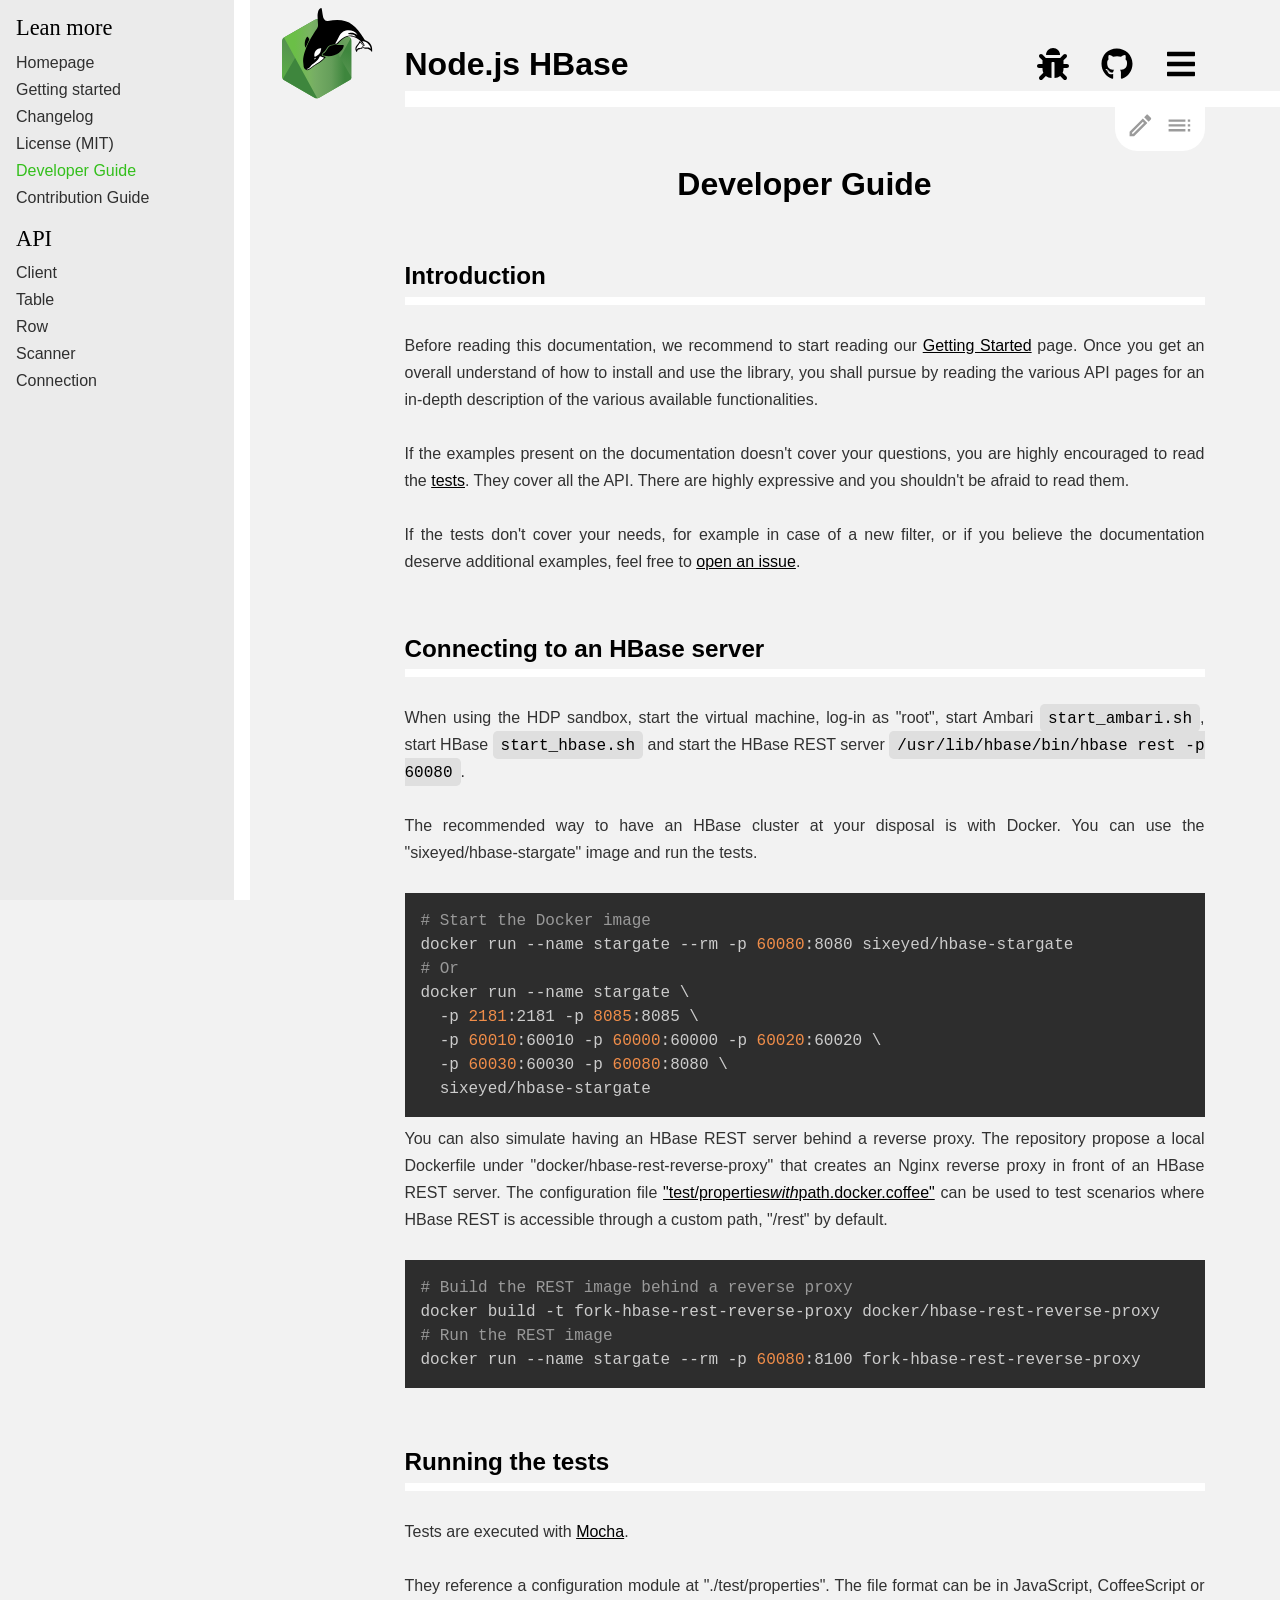
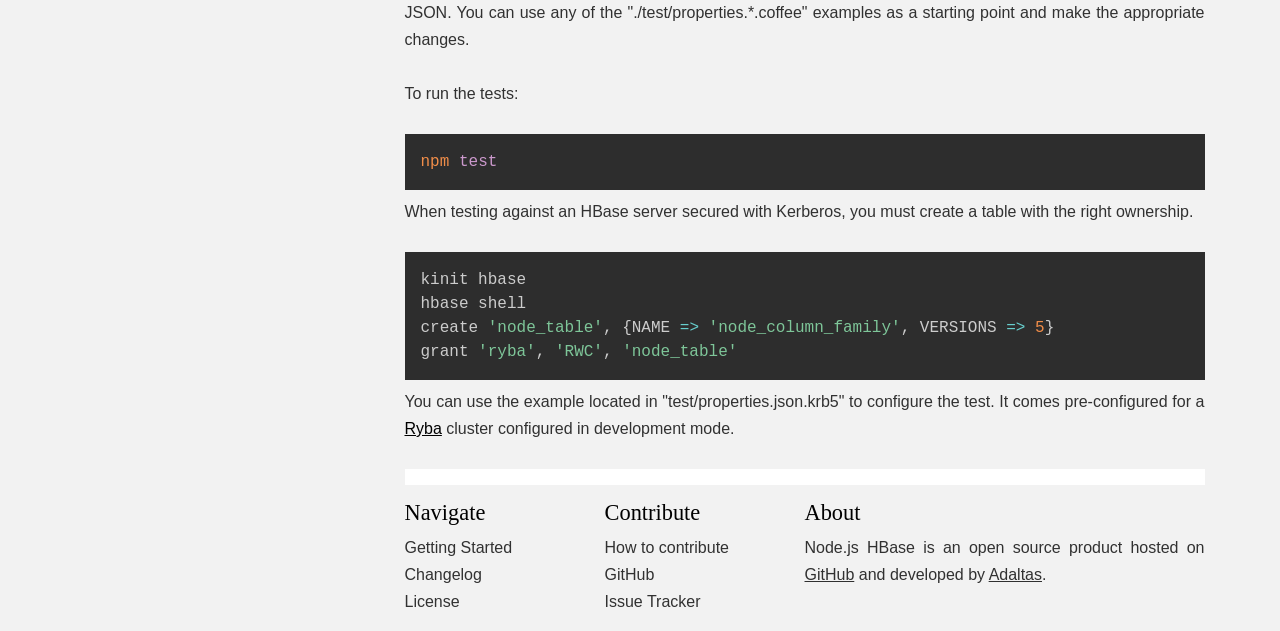
<file: learn/developer/index.html>
<!DOCTYPE html><html lang="en"><head><meta charSet="utf-8"/><meta http-equiv="x-ua-compatible" content="ie=edge"/><meta name="viewport" content="width=device-width, initial-scale=1, shrink-to-fit=no"/><style id="typography.js">html{font-family:sans-serif;-ms-text-size-adjust:100%;-webkit-text-size-adjust:100%}body{margin:0}article,aside,details,figcaption,figure,footer,header,main,menu,nav,section,summary{display:block}audio,canvas,progress,video{display:inline-block}audio:not([controls]){display:none;height:0}progress{vertical-align:baseline}[hidden],template{display:none}a{background-color:transparent;-webkit-text-decoration-skip:objects}a:active,a:hover{outline-width:0}abbr[title]{border-bottom:none;text-decoration:underline;text-decoration:underline dotted}b,strong{font-weight:inherit;font-weight:bolder}dfn{font-style:italic}h1{font-size:2em;margin:.67em 0}mark{background-color:#ff0;color:#000}small{font-size:80%}sub,sup{font-size:75%;line-height:0;position:relative;vertical-align:baseline}sub{bottom:-.25em}sup{top:-.5em}img{border-style:none}svg:not(:root){overflow:hidden}code,kbd,pre,samp{font-family:monospace,monospace;font-size:1em}figure{margin:1em 40px}hr{box-sizing:content-box;height:0;overflow:visible}button,input,optgroup,select,textarea{font:inherit;margin:0}optgroup{font-weight:700}button,input{overflow:visible}button,select{text-transform:none}[type=reset],[type=submit],button,html [type=button]{-webkit-appearance:button}[type=button]::-moz-focus-inner,[type=reset]::-moz-focus-inner,[type=submit]::-moz-focus-inner,button::-moz-focus-inner{border-style:none;padding:0}[type=button]:-moz-focusring,[type=reset]:-moz-focusring,[type=submit]:-moz-focusring,button:-moz-focusring{outline:1px dotted ButtonText}fieldset{border:1px solid silver;margin:0 2px;padding:.35em .625em .75em}legend{box-sizing:border-box;color:inherit;display:table;max-width:100%;padding:0;white-space:normal}textarea{overflow:auto}[type=checkbox],[type=radio]{box-sizing:border-box;padding:0}[type=number]::-webkit-inner-spin-button,[type=number]::-webkit-outer-spin-button{height:auto}[type=search]{-webkit-appearance:textfield;outline-offset:-2px}[type=search]::-webkit-search-cancel-button,[type=search]::-webkit-search-decoration{-webkit-appearance:none}::-webkit-input-placeholder{color:inherit;opacity:.54}::-webkit-file-upload-button{-webkit-appearance:button;font:inherit}html{font:100%/1.6875 'Arvo',sans-serif;box-sizing:border-box;overflow-y:scroll;}*{box-sizing:inherit;}*:before{box-sizing:inherit;}*:after{box-sizing:inherit;}body{color:hsla(0,0%,0%,0.8);font-family:'Arvo',sans-serif;font-weight:400;word-wrap:break-word;font-kerning:normal;-moz-font-feature-settings:"kern", "liga", "clig", "calt";-ms-font-feature-settings:"kern", "liga", "clig", "calt";-webkit-font-feature-settings:"kern", "liga", "clig", "calt";font-feature-settings:"kern", "liga", "clig", "calt";}img{max-width:100%;margin-left:0;margin-right:0;margin-top:0;padding-bottom:0;padding-left:0;padding-right:0;padding-top:0;margin-bottom:1.6875rem;}h1{margin-left:0;margin-right:0;margin-top:0;padding-bottom:0;padding-left:0;padding-right:0;padding-top:0;margin-bottom:1.6875rem;color:hsla(0,0%,0%,1);font-family:'Montserrat',sans-serif;font-weight:700;text-rendering:optimizeLegibility;font-size:2rem;line-height:1.1;}h2{margin-left:0;margin-right:0;margin-top:0;padding-bottom:0;padding-left:0;padding-right:0;padding-top:0;margin-bottom:1.6875rem;color:hsla(0,0%,0%,1);font-family:'Montserrat',sans-serif;font-weight:700;text-rendering:optimizeLegibility;font-size:1.51572rem;line-height:1.1;}h3{margin-left:0;margin-right:0;margin-top:0;padding-bottom:0;padding-left:0;padding-right:0;padding-top:0;margin-bottom:1.6875rem;color:hsla(0,0%,0%,1);font-family:'Montserrat',sans-serif;font-weight:700;text-rendering:optimizeLegibility;font-size:1.31951rem;line-height:1.1;}h4{margin-left:0;margin-right:0;margin-top:0;padding-bottom:0;padding-left:0;padding-right:0;padding-top:0;margin-bottom:1.6875rem;color:hsla(0,0%,0%,1);font-family:'Montserrat',sans-serif;font-weight:700;text-rendering:optimizeLegibility;font-size:1rem;line-height:1.1;}h5{margin-left:0;margin-right:0;margin-top:0;padding-bottom:0;padding-left:0;padding-right:0;padding-top:0;margin-bottom:1.6875rem;color:hsla(0,0%,0%,1);font-family:'Montserrat',sans-serif;font-weight:700;text-rendering:optimizeLegibility;font-size:0.87055rem;line-height:1.1;}h6{margin-left:0;margin-right:0;margin-top:0;padding-bottom:0;padding-left:0;padding-right:0;padding-top:0;margin-bottom:1.6875rem;color:hsla(0,0%,0%,1);font-family:'Montserrat',sans-serif;font-weight:700;text-rendering:optimizeLegibility;font-size:0.81225rem;line-height:1.1;}hgroup{margin-left:0;margin-right:0;margin-top:0;padding-bottom:0;padding-left:0;padding-right:0;padding-top:0;margin-bottom:1.6875rem;}ul{margin-left:1.6875rem;margin-right:0;margin-top:0;padding-bottom:0;padding-left:0;padding-right:0;padding-top:0;margin-bottom:1.6875rem;list-style-position:outside;list-style-image:none;}ol{margin-left:1.6875rem;margin-right:0;margin-top:0;padding-bottom:0;padding-left:0;padding-right:0;padding-top:0;margin-bottom:1.6875rem;list-style-position:outside;list-style-image:none;}dl{margin-left:0;margin-right:0;margin-top:0;padding-bottom:0;padding-left:0;padding-right:0;padding-top:0;margin-bottom:1.6875rem;}dd{margin-left:0;margin-right:0;margin-top:0;padding-bottom:0;padding-left:0;padding-right:0;padding-top:0;margin-bottom:1.6875rem;}p{margin-left:0;margin-right:0;margin-top:0;padding-bottom:0;padding-left:0;padding-right:0;padding-top:0;margin-bottom:1.6875rem;}figure{margin-left:0;margin-right:0;margin-top:0;padding-bottom:0;padding-left:0;padding-right:0;padding-top:0;margin-bottom:1.6875rem;}pre{margin-left:0;margin-right:0;margin-top:0;padding-bottom:0;padding-left:0;padding-right:0;padding-top:0;margin-bottom:1.6875rem;font-size:0.85rem;line-height:1.6875rem;}table{margin-left:0;margin-right:0;margin-top:0;padding-bottom:0;padding-left:0;padding-right:0;padding-top:0;margin-bottom:1.6875rem;font-size:1rem;line-height:1.6875rem;border-collapse:collapse;width:100%;}fieldset{margin-left:0;margin-right:0;margin-top:0;padding-bottom:0;padding-left:0;padding-right:0;padding-top:0;margin-bottom:1.6875rem;}blockquote{margin-left:0;margin-right:1.6875rem;margin-top:0;padding-bottom:0;padding-left:1.37109rem;padding-right:0;padding-top:0;margin-bottom:1.6875rem;font-size:1.1487rem;line-height:1.6875rem;color:hsla(0,0%,0%,0.59);border-left:0.31641rem solid #fca206;}form{margin-left:0;margin-right:0;margin-top:0;padding-bottom:0;padding-left:0;padding-right:0;padding-top:0;margin-bottom:1.6875rem;}noscript{margin-left:0;margin-right:0;margin-top:0;padding-bottom:0;padding-left:0;padding-right:0;padding-top:0;margin-bottom:1.6875rem;}iframe{margin-left:0;margin-right:0;margin-top:0;padding-bottom:0;padding-left:0;padding-right:0;padding-top:0;margin-bottom:1.6875rem;}hr{margin-left:0;margin-right:0;margin-top:0;padding-bottom:0;padding-left:0;padding-right:0;padding-top:0;margin-bottom:calc(1.6875rem - 1px);background:hsla(0,0%,0%,0.2);border:none;height:1px;}address{margin-left:0;margin-right:0;margin-top:0;padding-bottom:0;padding-left:0;padding-right:0;padding-top:0;margin-bottom:1.6875rem;}b{font-weight:700;}strong{font-weight:700;}dt{font-weight:700;}th{font-weight:700;}li{margin-bottom:calc(1.6875rem / 2);}ol li{padding-left:0;}ul li{padding-left:0;}li > ol{margin-left:1.6875rem;margin-bottom:calc(1.6875rem / 2);margin-top:calc(1.6875rem / 2);}li > ul{margin-left:1.6875rem;margin-bottom:calc(1.6875rem / 2);margin-top:calc(1.6875rem / 2);}blockquote *:last-child{margin-bottom:0;}li *:last-child{margin-bottom:0;}p *:last-child{margin-bottom:0;}li > p{margin-bottom:calc(1.6875rem / 2);}code{font-size:0.85rem;line-height:1.6875rem;}kbd{font-size:0.85rem;line-height:1.6875rem;}samp{font-size:0.85rem;line-height:1.6875rem;}abbr{border-bottom:1px dotted hsla(0,0%,0%,0.5);cursor:help;}acronym{border-bottom:1px dotted hsla(0,0%,0%,0.5);cursor:help;}abbr[title]{border-bottom:1px dotted hsla(0,0%,0%,0.5);cursor:help;text-decoration:none;}thead{text-align:left;}td,th{text-align:left;border-bottom:1px solid hsla(0,0%,0%,0.12);font-feature-settings:"tnum";-moz-font-feature-settings:"tnum";-ms-font-feature-settings:"tnum";-webkit-font-feature-settings:"tnum";padding-left:1.125rem;padding-right:1.125rem;padding-top:0.84375rem;padding-bottom:calc(0.84375rem - 1px);}th:first-child,td:first-child{padding-left:0;}th:last-child,td:last-child{padding-right:0;}a{color:#d65947;text-decoration:none;}a:hover,a:active{color:hsla(0,0%,0%,0.8);}h1,h2,h3,h4,h5,h6{margin-top:3.375rem;}blockquote > :last-child{margin-bottom:0;}blockquote cite{font-size:1rem;line-height:1.6875rem;color:hsla(0,0%,0%,0.8);font-weight:400;}blockquote cite:before{content:"— ";}@media only screen and (max-width:480px){blockquote{margin-left:-1.26563rem;margin-right:0;padding-left:0.94922rem;}}article h1{text-align:center;}article h2{border-bottom:.5rem solid #fff;line-height:2.53125rem;}article a{text-decoration:underline;color:#000;}article a:hover,a:active{color:#d65947;}</style><link rel="apple-touch-icon" sizes="96x96" href="/icons/icon-96x96.png?v=dd1270eb96bb1e26045a3b7bb36ad752"/><style id="glamor-styles">.css-o4mt9s,[data-css-o4mt9s]{position:relative;margin:0;padding-left:250px;}@media (max-width: 960px){.css-o4mt9s,[data-css-o4mt9s]{padding-left:0;}}.css-9fs1d8,[data-css-9fs1d8]{position:fixed;top:0;height:100vh;left:0;width:250px;overflow:auto;}.css-9fs1d8> *,[data-css-9fs1d8]> *{overflow:auto;}@media (max-width: 960px){.css-9fs1d8,[data-css-9fs1d8]{left:-250px;}}.css-1mu003q,[data-css-1mu003q]{box-sizing:border-box;flex-grow:0;max-width:15%;flex-basis:15%;padding:.5rem 2rem 0 2rem;-webkit-flex-grow:0;-webkit-flex-basis:15%;}@media (max-width: 960px){.css-1mu003q,[data-css-1mu003q]{padding:.5rem .5rem 0 .5rem;}}.css-1qj5nue,[data-css-1qj5nue]{font-size:2rem;font-weight:bold;}.css-1qj5nue a,[data-css-1qj5nue] a{color:#000;}.css-1qj5nue a:hover,[data-css-1qj5nue] a:hover{color:#34BF1C;}@media (max-width: 400px){.css-1qj5nue,[data-css-1qj5nue]{font-size:1.4rem;}}.css-2lrsej,[data-css-2lrsej]{flex:1 1 auto;-webkit-flex:1 1 auto;}@media (max-width: 960px){.css-vnrzkp,[data-css-vnrzkp]{margin-left:0 !important;width:36px !important;height:36px !important;}}@media (min-width: 960px){.css-vnrzkp,[data-css-vnrzkp]{margin-left:1rem !important;}}.css-uuhnl9,[data-css-uuhnl9]{color:#000;}@media (max-width: 960px){.css-uuhnl9,[data-css-uuhnl9]{width:1.3rem;height:1.3rem;}}@media (min-width: 960px){.css-uuhnl9,[data-css-uuhnl9]{width:2rem;height:2rem;}}.css-c6w8ci,[data-css-c6w8ci]{display:-webkit-box; display: -moz-box; display: -ms-flexbox; display: -webkit-flex; display: flex;max-width:800px;align-items:center;-webkit-box-align:center;-webkit-align-items:center;}@media (max-width: 960px){.css-c6w8ci,[data-css-c6w8ci]{margin-right:1rem;}}@media (min-width: 960px){.css-c6w8ci,[data-css-c6w8ci]{margin-right:2rem;}}.css-1hqhyjz,[data-css-1hqhyjz]{box-sizing:border-box;max-width:85%;flex-basis:85%;align-self:flex-end;-webkit-flex-basis:85%;-webkit-align-self:flex-end;}@media (min-width: 960px){.css-1hqhyjz,[data-css-1hqhyjz]{border-bottom:1rem solid #fff;}}.css-tdmiry,[data-css-tdmiry]{display:-webkit-box; display: -moz-box; display: -ms-flexbox; display: -webkit-flex; display: flex;}@media (max-width: 960px){.css-tdmiry,[data-css-tdmiry]{border-bottom:1rem solid #fff;}}.css-14mjesj,[data-css-14mjesj]{width:100%;display:-webkit-box; display: -moz-box; display: -ms-flexbox; display: -webkit-flex; display: flex;align-items:inherit;justify-content:inherit;-webkit-box-align:inherit;-webkit-align-items:inherit;-webkit-box-pack:inherit;-webkit-justify-content:inherit;}.css-1tjpe7r,[data-css-1tjpe7r]{display:-webkit-inline-box; display: -moz-inline-box; display: -ms-inline-flexbox; display: -webkit-inline-flex; display: inline-flex;position:relative;align-items:center;vertical-align:middle;justify-content:center;flex:0 0 auto;width:48px;height:48px;padding:0;font-size:1.5rem;text-align:center;text-decoration:none;border-radius:50%;transition:background-color 150ms cubic-bezier(0.4, 0, 0.2, 1);background-color:transparent;-webkit-box-align:center;-webkit-align-items:center;-webkit-box-pack:center;-webkit-justify-content:center;-webkit-flex:0 0 auto;-webkit-transition:background-color 150ms cubic-bezier(0.4, 0, 0.2, 1);-moz-transition:background-color 150ms cubic-bezier(0.4, 0, 0.2, 1);}.css-1tjpe7r:hover,[data-css-1tjpe7r]:hover{background-color:rgba(0, 0, 0, .08);}.css-msk631,[data-css-msk631]{transform:scale(.0);opacity:0.5;display:block;width:100%;height:100%;border-radius:50%;background-color:#000;-webkit-transform:scale(.0);}.css-h96g2f,[data-css-h96g2f]{top:0;left:0;width:100%;height:100%;display:block;position:absolute;overflow:hidden;z-index:0;pointer-events:none;}.css-2hpbxp,[data-css-2hpbxp]{display:-webkit-inline-box; display: -moz-inline-box; display: -ms-inline-flexbox; display: -webkit-inline-flex; display: inline-flex;position:relative;align-items:center;vertical-align:middle;justify-content:center;flex:0 0 auto;width:48px;height:48px;padding:0;font-size:1.5rem;text-align:center;text-decoration:none;border-radius:50%;transition:background-color 150ms cubic-bezier(0.4, 0, 0.2, 1);background-color:transparent;cursor:pointer;border:0;margin:0;-webkit-box-align:center;-webkit-align-items:center;-webkit-box-pack:center;-webkit-justify-content:center;-webkit-flex:0 0 auto;-webkit-transition:background-color 150ms cubic-bezier(0.4, 0, 0.2, 1);-moz-transition:background-color 150ms cubic-bezier(0.4, 0, 0.2, 1);}.css-2hpbxp:hover,[data-css-2hpbxp]:hover{background-color:rgba(0, 0, 0, .08);}.css-2hpbxp:focus,[data-css-2hpbxp]:focus{outline:none;}.css-hy452g,[data-css-hy452g]{background-color:#fff;}.css-hy452g > div,[data-css-hy452g] > div{padding:1rem;}.css-hy452g h2,[data-css-hy452g] h2{margin-top:0;}.css-hy452g ul,[data-css-hy452g] ul, .css-hy452g li, [data-css-hy452g] li{margin-top:0;margin-bottom:0;}.css-s3cchn,[data-css-s3cchn]{outline:none;}@media (max-width: 960px){.css-s3cchn,[data-css-s3cchn]{width:1.8rem !important;height:1.8rem !important;}}@media (min-width: 960px){.css-s3cchn,[data-css-s3cchn]{width:2.4rem !important;height:2.4rem !important;}}.css-12ypaem,[data-css-12ypaem]{fill:#9B9B9B;}@media (max-width: 960px){.css-12ypaem,[data-css-12ypaem]{width:1.4rem;height:1.4rem;}}@media (min-width: 960px){.css-12ypaem,[data-css-12ypaem]{width:1.8rem;height:1.8rem;}}.css-1gqx6h2,[data-css-1gqx6h2]{float:right;background-color:#fff;margin-bottom:1rem;padding:0 .4rem .4rem .4rem;}@media (max-width: 960px){.css-1gqx6h2,[data-css-1gqx6h2]{border-radius:0 0 1.8rem 1.8rem;}}@media (min-width: 960px){.css-1gqx6h2,[data-css-1gqx6h2]{border-radius:0 0 1.4rem 1.4rem;}}.css-3g72t1,[data-css-3g72t1]{clear:right;}.css-3g72t1 .toc,[data-css-3g72t1] .toc{background-color:#fff;padding:5px 0;display:none;}.css-3g72t1 .toc h2,[data-css-3g72t1] .toc h2{margin-top:0;}.css-3g72t1 .toc ul,[data-css-3g72t1] .toc ul{margin-top:0;margin-bottom:0;}.css-186opbb,[data-css-186opbb]{max-width:800px;}.css-186opbb :not(pre) > code[class*="language-"],[data-css-186opbb] :not(pre) > code[class*="language-"]{padding:.4em .5em .2em .5em;background:#DFDFDF;color:#000;}@media (max-width: 960px){.css-186opbb,[data-css-186opbb]{margin:0 1rem;}}@media (min-width: 960px){.css-186opbb,[data-css-186opbb]{margin:0 2rem 0 15%;text-align:justify;}}.css-rpurc2,[data-css-rpurc2]{flex:1;-webkit-flex:1;}@media (max-width: 960px){.css-rpurc2,[data-css-rpurc2]{flex:0 0 50%;-webkit-flex:0 0 50%;}}.css-1nyj4b5,[data-css-1nyj4b5]{flex:2;-webkit-flex:2;}@media (max-width: 960px){.css-1nyj4b5,[data-css-1nyj4b5]{flex:0 0 100%;-webkit-flex:0 0 100%;}}.css-jz2g0y,[data-css-jz2g0y]{max-width:800px;display:-webkit-box; display: -moz-box; display: -ms-flexbox; display: -webkit-flex; display: flex;flex-wrap:wrap;border-top:1rem solid #fff;padding-bottom:1rem;-webkit-box-lines:multiple;-webkit-flex-wrap:wrap;}.css-jz2g0y h1,[data-css-jz2g0y] h1{margin:1rem 0 .5rem 0;color:#000;font-family:Arvo sans-serif;font-weight:normal;font-size:1.4rem;text-align:left;}.css-jz2g0y ul,[data-css-jz2g0y] ul, .css-jz2g0y p, [data-css-jz2g0y] p{margin:0 0 0 0;}.css-jz2g0y li,[data-css-jz2g0y] li{margin:0;text-indent:0;list-style-type:none;}.css-jz2g0y a,[data-css-jz2g0y] a{color:hsla(0,0%,0%,0.8);}.css-jz2g0y a:hover,[data-css-jz2g0y] a:hover{color:#34BF1C;}.css-jz2g0y p a,[data-css-jz2g0y] p a{text-decoration:underline;}@media (max-width: 960px){.css-jz2g0y,[data-css-jz2g0y]{margin:0 1rem;}}@media (min-width: 960px){.css-jz2g0y,[data-css-jz2g0y]{margin:0 2rem 0 15%;text-align:justify;}}.css-178283y,[data-css-178283y]{display:block;padding:0 1rem 0 1rem;color:hsla(0,0%,0%,0.8);}.css-178283y:hover,[data-css-178283y]:hover{background-color:#fff;}.css-sf4hxo,[data-css-sf4hxo]{color:#34BF1C;}.css-sf4hxo:hover,[data-css-sf4hxo]:hover{cursor:default;color:#34BF1C;background-color:inherit;}.css-miwtlr,[data-css-miwtlr]{margin:0;padding:0;text-indent:0;list-style-type:none;}.css-jdk3d3,[data-css-jdk3d3]{position:relative;padding-top:1rem;padding-bottom:1rem;height:100% ;border-right:1rem solid #fff;background-color:#EBEBEB;}.css-jdk3d3 div,[data-css-jdk3d3] div{box-sizing:border-box;width:100%;}.css-jdk3d3 nav,[data-css-jdk3d3] nav{margin:0 0 1rem 0;}.css-jdk3d3 h1,[data-css-jdk3d3] h1{margin:0 0 .5rem 0;padding:0 1rem 0 1rem;color:#000;font-family:Arvo sans-serif;font-weight:normal;font-size:1.4rem;text-align:left;}.css-jdk3d3 ul,[data-css-jdk3d3] ul{margin:0;}</style><script id="glamor-ids">
        // <![CDATA[
        window._glamor = ["o4mt9s","9fs1d8","1mu003q","1qj5nue","2lrsej","vnrzkp","uuhnl9","c6w8ci","1hqhyjz","tdmiry","14mjesj","1tjpe7r","msk631","h96g2f","2hpbxp","hy452g","s3cchn","12ypaem","1gqx6h2","3g72t1","186opbb","rpurc2","1nyj4b5","jz2g0y","178283y","sf4hxo","miwtlr","jdk3d3"]
        // ]]>
        </script><title data-react-helmet="true">Node HBase - Developer Guide</title><meta data-react-helmet="true" name="description" content="How to contribute to the project"/><meta data-react-helmet="true" name="keywords" content="contribute, git, github, open source, documentation, versioning, pull requests, bug, issues"/><style type="text/css">
    .anchor.before {
      position: absolute;
      top: 0;
      left: 0;
      transform: translateX(-100%);
      padding-right: 4px;
    }
    .anchor.after {
      display: inline-block;
      padding-left: 4px;
    }
    h1 .anchor svg,
    h2 .anchor svg,
    h3 .anchor svg,
    h4 .anchor svg,
    h5 .anchor svg,
    h6 .anchor svg {
      visibility: hidden;
    }
    h1:hover .anchor svg,
    h2:hover .anchor svg,
    h3:hover .anchor svg,
    h4:hover .anchor svg,
    h5:hover .anchor svg,
    h6:hover .anchor svg,
    h1 .anchor:focus svg,
    h2 .anchor:focus svg,
    h3 .anchor:focus svg,
    h4 .anchor:focus svg,
    h5 .anchor:focus svg,
    h6 .anchor:focus svg {
      visibility: visible;
    }
  </style><script>
    document.addEventListener("DOMContentLoaded", function(event) {
      var hash = window.decodeURI(location.hash.replace('#', ''))
      if (hash !== '') {
        var element = document.getElementById(hash)
        if (element) {
          var scrollTop = window.pageYOffset || document.documentElement.scrollTop || document.body.scrollTop
          var clientTop = document.documentElement.clientTop || document.body.clientTop || 0
          var offset = element.getBoundingClientRect().top + scrollTop - clientTop
          // Wait for the browser to finish rendering before scrolling.
          setTimeout((function() {
            window.scrollTo(0, offset - 64)
          }), 0)
        }
      }
    })
  </script><style data-href="/styles.5d7732e7de363963594b.css">code[class*=language-],pre[class*=language-]{color:#ccc;background:none;font-family:Consolas,Monaco,Andale Mono,Ubuntu Mono,monospace;font-size:1em;text-align:left;white-space:pre;word-spacing:normal;word-break:normal;word-wrap:normal;line-height:1.5;-moz-tab-size:4;-o-tab-size:4;tab-size:4;-webkit-hyphens:none;-ms-hyphens:none;hyphens:none}pre[class*=language-]{padding:1em;margin:.5em 0;overflow:auto}:not(pre)>code[class*=language-],pre[class*=language-]{background:#2d2d2d}:not(pre)>code[class*=language-]{padding:.1em;border-radius:.3em;white-space:normal}.token.block-comment,.token.cdata,.token.comment,.token.doctype,.token.prolog{color:#999}.token.punctuation{color:#ccc}.token.attr-name,.token.deleted,.token.namespace,.token.tag{color:#e2777a}.token.function-name{color:#6196cc}.token.boolean,.token.function,.token.number{color:#f08d49}.token.class-name,.token.constant,.token.property,.token.symbol{color:#f8c555}.token.atrule,.token.builtin,.token.important,.token.keyword,.token.selector{color:#cc99cd}.token.attr-value,.token.char,.token.regex,.token.string,.token.variable{color:#7ec699}.token.entity,.token.operator,.token.url{color:#67cdcc}.token.bold,.token.important{font-weight:700}.token.italic{font-style:italic}.token.entity{cursor:help}.token.inserted{color:green}@font-face{font-family:Arvo;src:local("Arvo"),url(/static/font.arvo.400-0025b6197d8af8ca5ab5bf4764a5dbc6.woff2) format("woff2");font-style:normal;font-weight:400;font-display:optional;unicode-range:U+0-ff,U+131,U+152-153,U+2bb-2bc,U+2c6,U+2da,U+2dc,U+2000-206f,U+2074,U+20ac,U+2122,U+2191,U+2193,U+2212,U+2215,U+feff,U+fffd}@font-face{font-family:Arvo;src:local("Arvo Bold"),local("Arvo-Bold"),url(/static/font.arvo.700-b2d543619d0d58a8edbac122d72a4228.woff2) format("woff2");font-style:normal;font-weight:700;font-display:optional;unicode-range:U+0-ff,U+131,U+152-153,U+2bb-2bc,U+2c6,U+2da,U+2dc,U+2000-206f,U+2074,U+20ac,U+2122,U+2191,U+2193,U+2212,U+2215,U+feff,U+fffd}@font-face{font-family:Montserrat;src:local("Montserrat Bold"),local("Montserrat-Bold"),url(/static/font.montserrat.700-099915ec0e3026165710937defdc5fc3.woff2) format("woff2");font-style:normal;font-weight:700;font-display:optional;unicode-range:U+0-ff,U+131,U+152-153,U+2bb-2bc,U+2c6,U+2da,U+2dc,U+2000-206f,U+2074,U+20ac,U+2122,U+2191,U+2193,U+2212,U+2215,U+feff,U+fffd}body,html{background-color:#f2f2f2}</style><link rel="preconnect" href="https://www.google-analytics.com"/><link rel="dns-prefetch" href="https://www.google-analytics.com"/><link rel="icon" href="/favicon-32x32.png?v=dd1270eb96bb1e26045a3b7bb36ad752" type="image/png"/><link rel="manifest" href="/manifest.webmanifest"/><meta name="theme-color" content="#3E863D"/><link rel="apple-touch-icon" sizes="48x48" href="/icons/icon-48x48.png?v=dd1270eb96bb1e26045a3b7bb36ad752"/><link rel="apple-touch-icon" sizes="72x72" href="/icons/icon-72x72.png?v=dd1270eb96bb1e26045a3b7bb36ad752"/><meta name="generator" content="Gatsby 2.24.37"/><link rel="apple-touch-icon" sizes="144x144" href="/icons/icon-144x144.png?v=dd1270eb96bb1e26045a3b7bb36ad752"/><link rel="apple-touch-icon" sizes="192x192" href="/icons/icon-192x192.png?v=dd1270eb96bb1e26045a3b7bb36ad752"/><link rel="apple-touch-icon" sizes="256x256" href="/icons/icon-256x256.png?v=dd1270eb96bb1e26045a3b7bb36ad752"/><link rel="apple-touch-icon" sizes="384x384" href="/icons/icon-384x384.png?v=dd1270eb96bb1e26045a3b7bb36ad752"/><link rel="apple-touch-icon" sizes="512x512" href="/icons/icon-512x512.png?v=dd1270eb96bb1e26045a3b7bb36ad752"/><link rel="sitemap" type="application/xml" href="/sitemap.xml"/><link as="script" rel="preload" href="/framework-665e19c4e2ebc7681ad7.js"/><link as="script" rel="preload" href="/1bfc9850-a77a0e47a6ff388d2c28.js"/><link as="script" rel="preload" href="/component---src-templates-page-js-54dc1b0b9a1c73f09fa0.js"/><link as="script" rel="preload" href="/95d0e4c6d5428e4e5c144b1145f6c0d2357c0db3-72c2e59d3a2364992ba3.js"/><link as="script" rel="preload" href="/app-8506d7099b6c48f62904.js"/><link as="script" rel="preload" href="/styles-2d82ac8e3afc0c213061.js"/><link as="script" rel="preload" href="/webpack-runtime-c4d638747e5e044feb6d.js"/><link as="fetch" rel="preload" href="/page-data/learn/developer/page-data.json" crossorigin="anonymous"/><link as="fetch" rel="preload" href="/page-data/sq/d/2210122946.json" crossorigin="anonymous"/><link as="fetch" rel="preload" href="/page-data/app-data.json" crossorigin="anonymous"/></head><body><div id="___gatsby"><div style="outline:none" tabindex="-1" id="gatsby-focus-wrapper"><div class="css-o4mt9s"><header class="css-tdmiry"><div class="css-1mu003q"><a title="Visit homepage" href="/"><svg xmlns="http://www.w3.org/2000/svg" style="isolation:isolate" viewBox="0 0 400 400"><defs><clipPath id="_clipPath_wOC5kHfEUJBEVxHw4wkcn2HKTjhbiPtX"><rect width="400" height="400"></rect></clipPath></defs><g clip-path="url(#_clipPath_wOC5kHfEUJBEVxHw4wkcn2HKTjhbiPtX)"><g style="isolation:isolate"><clipPath id="_clipPath_L6UUssT70W97HcFDig89p0twFZhs3c5T"><path d="M 145.711 51.628 L 8.304 130.938 C 3.157 133.906 0 139.386 0 145.308 L 0 304.039 C 0 309.965 3.157 315.442 8.304 318.409 L 145.721 397.781 C 150.858 400.74 157.191 400.74 162.322 397.781 L 299.716 318.409 C 304.836 315.442 308 309.962 308 304.039 L 308 145.308 C 308 139.386 304.836 133.906 299.683 130.938 L 162.309 51.628 C 159.732 50.151 156.862 49.411 153.992 49.411 C 151.122 49.411 148.252 50.151 145.675 51.628" fill="#FFF"></path></clipPath><g clip-path="url(#_clipPath_L6UUssT70W97HcFDig89p0twFZhs3c5T)"><linearGradient id="_lgradient_15" x1="0.669" y1="0.159" x2="0.335" y2="0.842" gradientTransform="matrix(585.717 0 0 594.79 -138.862 -72.315)" gradientUnits="userSpaceOnUse"><stop offset="30%" stop-color="#3e863d"></stop><stop offset="50%" stop-color="#55934f"></stop><stop offset="80%" stop-color="#5aad45"></stop></linearGradient><path d="M 446.855 117.472 L 59.666 -72.315 L -138.862 332.679 L 248.318 522.475 L 446.855 117.472 Z" fill="url(#_lgradient_15)"></path></g><clipPath id="_clipPath_sBa4UojtW9GYpQ2tBjHtZmTAy1dv9Wab"><path d="M 3.405 314.117 C 4.719 315.823 6.363 317.301 8.297 318.409 L 126.168 386.493 L 145.802 397.778 C 148.738 399.474 152.084 400.192 155.371 399.947 C 156.467 399.859 157.563 399.654 158.633 399.35 L 303.555 133.994 C 302.446 132.788 301.148 131.776 299.693 130.929 L 209.721 78.973 L 162.162 51.609 C 160.812 50.826 159.347 50.272 157.857 49.88 L 3.405 314.117 Z" fill="#FFF"></path></clipPath><g clip-path="url(#_clipPath_sBa4UojtW9GYpQ2tBjHtZmTAy1dv9Wab)"><linearGradient id="_lgradient_16" x1="0.218" y1="0.713" x2="0.787" y2="0.293" gradientTransform="matrix(634.966 0 0 637.154 -164.001 -93.522)" gradientUnits="userSpaceOnUse"><stop offset="57%" stop-color="#3e863d"></stop><stop offset="72%" stop-color="#619857"></stop><stop offset="100%" stop-color="#76ac64"></stop></linearGradient><path d="M -164.001 173.605 L 109.394 543.633 L 470.964 276.496 L 197.552 -93.522 L -164.001 173.605 Z" fill="url(#_lgradient_16)"></path></g><clipPath id="_clipPath_5eLkKkR517IPGD4uNzCFhhzOFzNOP5lb"><path d="M 152.351 49.502 C 150.045 49.73 147.792 50.448 145.714 51.628 L 8.698 130.71 L 156.444 399.817 C 158.499 399.523 160.521 398.838 162.348 397.781 L 299.755 318.409 C 303.995 315.95 306.898 311.789 307.778 307.072 L 157.162 49.773 C 156.053 49.554 154.944 49.44 153.803 49.44 C 153.346 49.44 152.889 49.463 152.433 49.505" fill="#FFF"></path></clipPath><g clip-path="url(#_clipPath_5eLkKkR517IPGD4uNzCFhhzOFzNOP5lb)"><linearGradient id="_lgradient_17" y1="0.5" x2="1" y2="0.5" gradientTransform="matrix(299.024 0 0 350.383 8.695 49.44)" gradientUnits="userSpaceOnUse"><stop offset="16%" stop-color="#6bbf47"></stop><stop offset="38%" stop-color="#79b461"></stop><stop offset="47%" stop-color="#75ac64"></stop><stop offset="70%" stop-color="#659e5a"></stop><stop offset="90%" stop-color="#3e863d"></stop></linearGradient><path d="M 8.695 49.44 L 8.695 399.823 L 307.72 399.823 L 307.72 49.44 L 8.695 49.44 Z" fill="url(#_lgradient_17)"></path></g></g><g style="isolation:isolate"><path d="M 268.694 164.013 C 260.834 164.196 230.24 164.451 222.808 164.418 C 214.913 164.383 208.781 168.412 204.004 175.274 C 197.115 185.175 191.707 196.615 181.226 202.699 C 180.068 203.372 179.137 205.992 179.262 207.591 C 179.338 208.569 181.543 209.661 182.94 210.124 C 228.754 223.962 267.88 193.071 272.508 169.491 C 273.628 166.208 272.394 163.927 268.694 164.013 Z"></path><path d="M 121.266 138.187 C 119.41 135.268 117.391 132.166 115.44 129.008 C 113.906 126.524 112.46 125.962 110.249 128.302 C 100.95 138.138 97.623 163.05 103.886 175.515 C 109.699 163.031 115.585 150.388 121.266 138.187 Z"></path><path d="M 370.987 143.505 C 366.478 142.493 366.045 140.359 364.087 137.586 C 317.907 67.97 289.683 43.393 202.646 57.116 C 194.619 58.511 189.355 54.935 185.473 47.573 C 180.444 41.26 179.174 20.865 175.814 4.236 C 175.144 0.063 174.107 -0.909 170.713 0.803 C 165.127 3.623 161.428 8.642 159.759 15.126 C 158.322 20.711 157.035 26.636 157.113 32.384 C 157.292 45.607 158.172 58.83 159.108 72.02 C 159.628 79.36 158.72 85.724 154.273 91.575 C 149.217 98.228 144.866 105.579 140.172 112.597 C 123.213 137.955 109.096 165.12 99.939 195.417 C 95.283 210.816 91.708 226.406 94.037 242.98 C 94.828 248.608 95.228 254.307 95.814 259.973 C 96.519 266.789 104.697 274.978 110.701 274.864 C 117.594 274.734 123.567 271.456 128.778 266.803 C 137.98 258.587 148.141 252.403 158.543 246.532 C 170.928 239.542 182.304 230.817 191.907 219.319 C 192.614 218.472 193.177 217.467 193.901 216.396 C 189 215.044 184.495 214.049 180.128 212.534 C 175.369 210.881 174.425 206.81 177.633 202.39 C 178.707 200.91 189.102 191.166 192.423 186.974 C 195.576 182.994 197.984 178.259 200.914 174.032 C 206.17 166.444 213.006 162.167 221.587 161.974 C 226.738 161.86 231.896 161.765 237.046 161.899 C 241.119 162.004 244.374 160.509 247.577 157.51 C 271.016 132.995 287.592 122.584 306.639 125.664 C 329.646 128.306 346.815 142.224 360.721 162.374 C 361.234 163.116 361.669 164.151 361.574 165.216 C 361.48 166.281 360.137 165.769 360.137 165.769 C 360.137 165.769 348.964 152.409 343.724 146.159 C 340.895 150.658 337.008 157.145 336.966 157.204 C 333.719 161.748 329.733 165.695 326.949 170.557 C 322.427 178.45 324.353 190.226 330.467 194.804 C 330.988 193.89 331.847 193.031 331.969 192.052 C 332.441 188.267 332.709 185.413 336.638 185.121 C 338.42 184.989 337.146 182.614 340.527 182.407 C 341.582 182.5 341.501 183.521 342.556 183.428 C 343.409 183.289 343.788 181.611 344.708 181.155 C 346.534 180.25 348.963 180.362 350.761 180.446 C 354.094 180.603 355.687 178.602 356.12 176.159 C 356.407 174.549 356.537 173.284 357.228 170.457 C 358.824 177.741 362.972 179.94 368.119 179.888 C 370.552 179.863 373.055 179.284 375.402 179.764 C 381.118 180.18 382.13 181.645 385.351 183.045 C 390.317 185.199 394.83 187.797 396.544 194.515 C 399.221 194.095 399.109 191.023 399.131 188.322 C 399.602 165.995 389.738 150.176 370.987 143.505 Z"></path></g><g style="isolation:isolate" fill="#FFF"><path d="M 169.234 178.378 C 173.75 178.294 174.431 179.478 172.531 183.974 C 172.107 184.977 171.683 186.074 171.608 187.16 C 171.006 195.871 167.26 202.102 160.648 206.414 C 157.305 208.593 154.377 211.608 151.014 213.736 C 149.169 214.904 146.297 216.152 144.831 215.283 C 142.886 214.149 142.337 206.638 142.894 203.909 C 145.689 190.21 157.107 178.604 169.234 178.378 L 169.234 178.378 Z"></path><path d="M 147.964 219.431 C 149.151 219.648 149.084 220.61 149.089 222.006 C 149.094 223.402 144.392 228.216 142.128 226.608 C 139.824 224.901 146.775 219.213 147.964 219.431 Z"></path><path d="M 186.469 220.333 C 180.501 226.642 173.841 231.695 167.366 236.361 C 162.306 240.005 139.749 253.829 128.418 262.839 C 122.66 266.966 117.063 271.549 109.655 271.333 C 109.771 270.63 109.755 270.133 109.876 270.084 C 117.669 266.958 123.417 261.053 128.735 253.899 C 131.947 249.58 136.759 246.595 141.214 243.753 C 150.535 237.806 158.086 229.958 163.84 219.644 C 167.946 212.285 168.106 212.579 174.912 215.977 C 178.414 217.726 181.416 218.347 186.469 220.333 L 186.469 220.333 Z"></path><path d="M 296.149 115.934 C 305.082 115.723 309.173 116.909 315.507 118.602 C 320.525 119.992 324.031 123.827 326.081 126.928 C 286.547 110.296 264.296 133.336 245.127 154.092 C 242.178 157.536 242.12 158.437 235.033 157.925 C 241.3 146.842 247.014 135.616 252.611 124.497 C 270.715 88.532 316.21 94.691 331.843 115.547 C 332.481 116.399 333.45 118.657 333.45 118.657 C 333.45 118.657 318.655 109.611 307.774 109.611 C 301.22 109.611 299.577 110.164 295.526 110.96 C 294.457 111.171 292.669 112.229 292.684 114.017 C 292.699 115.807 294.939 115.738 296.149 115.934 L 296.149 115.934 Z"></path><path d="M 391.573 181.345 C 386.823 172.938 379.645 174.758 372.925 174.724 C 370.923 174.713 368.919 174.844 366.916 174.927 C 363.534 175.067 360.681 174.163 359.205 170.186 C 358.825 169.163 357.873 167.58 357.082 167.419 C 356.31 167.661 356.054 168.236 355.916 168.57 C 352.866 175.984 346.949 177.156 340.806 177.305 C 337.253 177.391 334.343 177.953 332.595 181.985 C 332.257 182.767 330.528 183.666 330.229 183.39 C 329.472 182.694 328.542 181.118 328.78 180.325 C 329.687 177.305 330.649 174.136 332.282 171.603 C 336.424 165.179 340.94 159.069 345.69 152.286 C 347.929 154.982 356.767 165.9 359.107 167.657 C 360.341 168.584 363.01 168.726 364.032 167.793 C 364.913 166.989 365.023 163.766 364.339 162.309 C 362.941 159.331 360.732 156.862 358.95 154.107 C 357.619 152.051 356.434 149.873 354.849 147.182 C 370.847 143.919 394.607 166.12 391.573 181.345 L 391.573 181.345 Z"></path></g></g></svg></a></div><div class="css-1hqhyjz"><div class="css-c6w8ci"><div class="css-1qj5nue"><a title="Visit homepage" href="/">Node.js HBase</a></div><div class="css-2lrsej"></div><a tabindex="0" href="https://github.com/adaltas/node-hbase/issues" role="button" color="inherit" aria-label="header-bug" data-for="header-tooltip" data-tip="Report an issue" target="_blank" rel="noopener" class="css-vnrzkp css-1tjpe7r"><span class="css-14mjesj"><svg stroke="currentColor" fill="currentColor" stroke-width="0" viewBox="0 0 512 512" class="css-uuhnl9" height="1em" width="1em" xmlns="http://www.w3.org/2000/svg"><path d="M511.988 288.9c-.478 17.43-15.217 31.1-32.653 31.1H424v16c0 21.864-4.882 42.584-13.6 61.145l60.228 60.228c12.496 12.497 12.496 32.758 0 45.255-12.498 12.497-32.759 12.496-45.256 0l-54.736-54.736C345.886 467.965 314.351 480 280 480V236c0-6.627-5.373-12-12-12h-24c-6.627 0-12 5.373-12 12v244c-34.351 0-65.886-12.035-90.636-32.108l-54.736 54.736c-12.498 12.497-32.759 12.496-45.256 0-12.496-12.497-12.496-32.758 0-45.255l60.228-60.228C92.882 378.584 88 357.864 88 336v-16H32.666C15.23 320 .491 306.33.013 288.9-.484 270.816 14.028 256 32 256h56v-58.745l-46.628-46.628c-12.496-12.497-12.496-32.758 0-45.255 12.498-12.497 32.758-12.497 45.256 0L141.255 160h229.489l54.627-54.627c12.498-12.497 32.758-12.497 45.256 0 12.496 12.497 12.496 32.758 0 45.255L424 197.255V256h56c17.972 0 32.484 14.816 31.988 32.9zM257 0c-61.856 0-112 50.144-112 112h224C369 50.144 318.856 0 257 0z"></path></svg></span><span class="css-h96g2f"><span class="css-msk631"></span></span></a><a tabindex="0" href="https://github.com/adaltas/node-hbase" role="button" color="inherit" aria-label="header-github" data-for="header-tooltip" data-tip="Toggle the menu" target="_blank" rel="noopener" class="css-vnrzkp css-1tjpe7r"><span class="css-14mjesj"><svg stroke="currentColor" fill="currentColor" stroke-width="0" viewBox="0 0 496 512" class="css-uuhnl9" height="1em" width="1em" xmlns="http://www.w3.org/2000/svg"><path d="M165.9 397.4c0 2-2.3 3.6-5.2 3.6-3.3.3-5.6-1.3-5.6-3.6 0-2 2.3-3.6 5.2-3.6 3-.3 5.6 1.3 5.6 3.6zm-31.1-4.5c-.7 2 1.3 4.3 4.3 4.9 2.6 1 5.6 0 6.2-2s-1.3-4.3-4.3-5.2c-2.6-.7-5.5.3-6.2 2.3zm44.2-1.7c-2.9.7-4.9 2.6-4.6 4.9.3 2 2.9 3.3 5.9 2.6 2.9-.7 4.9-2.6 4.6-4.6-.3-1.9-3-3.2-5.9-2.9zM244.8 8C106.1 8 0 113.3 0 252c0 110.9 69.8 205.8 169.5 239.2 12.8 2.3 17.3-5.6 17.3-12.1 0-6.2-.3-40.4-.3-61.4 0 0-70 15-84.7-29.8 0 0-11.4-29.1-27.8-36.6 0 0-22.9-15.7 1.6-15.4 0 0 24.9 2 38.6 25.8 21.9 38.6 58.6 27.5 72.9 20.9 2.3-16 8.8-27.1 16-33.7-55.9-6.2-112.3-14.3-112.3-110.5 0-27.5 7.6-41.3 23.6-58.9-2.6-6.5-11.1-33.3 2.6-67.9 20.9-6.5 69 27 69 27 20-5.6 41.5-8.5 62.8-8.5s42.8 2.9 62.8 8.5c0 0 48.1-33.6 69-27 13.7 34.7 5.2 61.4 2.6 67.9 16 17.7 25.8 31.5 25.8 58.9 0 96.5-58.9 104.2-114.8 110.5 9.2 7.9 17 22.9 17 46.4 0 33.7-.3 75.4-.3 83.6 0 6.5 4.6 14.4 17.3 12.1C428.2 457.8 496 362.9 496 252 496 113.3 383.5 8 244.8 8zM97.2 352.9c-1.3 1-1 3.3.7 5.2 1.6 1.6 3.9 2.3 5.2 1 1.3-1 1-3.3-.7-5.2-1.6-1.6-3.9-2.3-5.2-1zm-10.8-8.1c-.7 1.3.3 2.9 2.3 3.9 1.6 1 3.6.7 4.3-.7.7-1.3-.3-2.9-2.3-3.9-2-.6-3.6-.3-4.3.7zm32.4 35.6c-1.6 1.3-1 4.3 1.3 6.2 2.3 2.3 5.2 2.6 6.5 1 1.3-1.3.7-4.3-1.3-6.2-2.2-2.3-5.2-2.6-6.5-1zm-11.4-14.7c-1.6 1-1.6 3.6 0 5.9 1.6 2.3 4.3 3.3 5.6 2.3 1.6-1.3 1.6-3.9 0-6.2-1.4-2.3-4-3.3-5.6-2z"></path></svg></span><span class="css-h96g2f"><span class="css-msk631"></span></span></a><button tabindex="0" type="button" aria-label="header-menu" data-for="header-tooltip" data-tip="Toggle the menu" class="css-vnrzkp css-2hpbxp"><span class="css-14mjesj"><svg stroke="currentColor" fill="currentColor" stroke-width="0" viewBox="0 0 448 512" class="css-uuhnl9" height="1em" width="1em" xmlns="http://www.w3.org/2000/svg"><path d="M16 132h416c8.837 0 16-7.163 16-16V76c0-8.837-7.163-16-16-16H16C7.163 60 0 67.163 0 76v40c0 8.837 7.163 16 16 16zm0 160h416c8.837 0 16-7.163 16-16v-40c0-8.837-7.163-16-16-16H16c-8.837 0-16 7.163-16 16v40c0 8.837 7.163 16 16 16zm0 160h416c8.837 0 16-7.163 16-16v-40c0-8.837-7.163-16-16-16H16c-8.837 0-16 7.163-16 16v40c0 8.837 7.163 16 16 16z"></path></svg></span><span class="css-h96g2f"><span class="css-msk631"></span></span></button><div class="__react_component_tooltip t649d02ef-e22a-4e2a-802e-c7dfe2fa8e9a place-bottom type-dark" id="header-tooltip" data-id="tooltip"><style>
  	.t649d02ef-e22a-4e2a-802e-c7dfe2fa8e9a {
	    color: #fff;
	    background: #222;
	    border: 1px solid transparent;
  	}

  	.t649d02ef-e22a-4e2a-802e-c7dfe2fa8e9a.place-top {
        margin-top: -10px;
    }
    .t649d02ef-e22a-4e2a-802e-c7dfe2fa8e9a.place-top::before {
        border-top: 8px solid transparent;
    }
    .t649d02ef-e22a-4e2a-802e-c7dfe2fa8e9a.place-top::after {
        border-left: 8px solid transparent;
        border-right: 8px solid transparent;
        bottom: -6px;
        left: 50%;
        margin-left: -8px;
        border-top-color: #222;
        border-top-style: solid;
        border-top-width: 6px;
    }

    .t649d02ef-e22a-4e2a-802e-c7dfe2fa8e9a.place-bottom {
        margin-top: 10px;
    }
    .t649d02ef-e22a-4e2a-802e-c7dfe2fa8e9a.place-bottom::before {
        border-bottom: 8px solid transparent;
    }
    .t649d02ef-e22a-4e2a-802e-c7dfe2fa8e9a.place-bottom::after {
        border-left: 8px solid transparent;
        border-right: 8px solid transparent;
        top: -6px;
        left: 50%;
        margin-left: -8px;
        border-bottom-color: #222;
        border-bottom-style: solid;
        border-bottom-width: 6px;
    }

    .t649d02ef-e22a-4e2a-802e-c7dfe2fa8e9a.place-left {
        margin-left: -10px;
    }
    .t649d02ef-e22a-4e2a-802e-c7dfe2fa8e9a.place-left::before {
        border-left: 8px solid transparent;
    }
    .t649d02ef-e22a-4e2a-802e-c7dfe2fa8e9a.place-left::after {
        border-top: 5px solid transparent;
        border-bottom: 5px solid transparent;
        right: -6px;
        top: 50%;
        margin-top: -4px;
        border-left-color: #222;
        border-left-style: solid;
        border-left-width: 6px;
    }

    .t649d02ef-e22a-4e2a-802e-c7dfe2fa8e9a.place-right {
        margin-left: 10px;
    }
    .t649d02ef-e22a-4e2a-802e-c7dfe2fa8e9a.place-right::before {
        border-right: 8px solid transparent;
    }
    .t649d02ef-e22a-4e2a-802e-c7dfe2fa8e9a.place-right::after {
        border-top: 5px solid transparent;
        border-bottom: 5px solid transparent;
        left: -6px;
        top: 50%;
        margin-top: -4px;
        border-right-color: #222;
        border-right-style: solid;
        border-right-width: 6px;
    }
  </style></div></div></div></header><main class="css-186opbb"><div class="css-hy452g"></div><div class="css-1gqx6h2"><a tabindex="0" href="https://github.com/adaltas/node-hbase-docs/edit/master/src/md/learn/developer.md" role="button" color="inherit" aria-label="content-edit" data-for="content-tooltip" data-tip="Edit on GitHub" target="_blank" rel="noopener" class="css-s3cchn css-1tjpe7r"><span class="css-14mjesj"><svg viewBox="0 0 24 24" class="css-12ypaem"><path d="M14.06,9.02l0.92,0.92L5.92,19H5v-0.92L14.06,9.02 M17.66,3c-0.25,0-0.51,0.1-0.7,0.29l-1.83,1.83 l3.75,3.75l1.83-1.83c0.39-0.39,0.39-1.02,0-1.41l-2.34-2.34C18.17,3.09,17.92,3,17.66,3L17.66,3z M14.06,6.19L3,17.25V21h3.75 L17.81,9.94L14.06,6.19L14.06,6.19z"></path></svg></span><span class="css-h96g2f"><span class="css-msk631"></span></span></a><button tabindex="0" type="button" color="inherit" aria-label="content-toc" data-for="content-tooltip" data-tip="Toggle table of content" class="css-s3cchn css-2hpbxp"><span class="css-14mjesj"><svg viewBox="0 0 24 24" class="css-12ypaem"><path fill="none" d="M0,0h24v24H0V0z"></path><path fill="none" d="M0,0h24v24H0V0z"></path><path d="M3,9h14V7H3V9z M3,13h14v-2H3V13z M3,17h14v-2H3V17z M19,17h2v-2h-2V17z M19,7v2h2V7H19z M19,13h2v-2h-2V13z"></path></svg></span><span class="css-h96g2f"><span class="css-msk631"></span></span></button><div class="__react_component_tooltip ta0f9df74-d32a-49c8-9f9e-31d5b9bb1e46 place-bottom type-dark" id="content-tooltip" data-id="tooltip"><style>
  	.ta0f9df74-d32a-49c8-9f9e-31d5b9bb1e46 {
	    color: #fff;
	    background: #222;
	    border: 1px solid transparent;
  	}

  	.ta0f9df74-d32a-49c8-9f9e-31d5b9bb1e46.place-top {
        margin-top: -10px;
    }
    .ta0f9df74-d32a-49c8-9f9e-31d5b9bb1e46.place-top::before {
        border-top: 8px solid transparent;
    }
    .ta0f9df74-d32a-49c8-9f9e-31d5b9bb1e46.place-top::after {
        border-left: 8px solid transparent;
        border-right: 8px solid transparent;
        bottom: -6px;
        left: 50%;
        margin-left: -8px;
        border-top-color: #222;
        border-top-style: solid;
        border-top-width: 6px;
    }

    .ta0f9df74-d32a-49c8-9f9e-31d5b9bb1e46.place-bottom {
        margin-top: 10px;
    }
    .ta0f9df74-d32a-49c8-9f9e-31d5b9bb1e46.place-bottom::before {
        border-bottom: 8px solid transparent;
    }
    .ta0f9df74-d32a-49c8-9f9e-31d5b9bb1e46.place-bottom::after {
        border-left: 8px solid transparent;
        border-right: 8px solid transparent;
        top: -6px;
        left: 50%;
        margin-left: -8px;
        border-bottom-color: #222;
        border-bottom-style: solid;
        border-bottom-width: 6px;
    }

    .ta0f9df74-d32a-49c8-9f9e-31d5b9bb1e46.place-left {
        margin-left: -10px;
    }
    .ta0f9df74-d32a-49c8-9f9e-31d5b9bb1e46.place-left::before {
        border-left: 8px solid transparent;
    }
    .ta0f9df74-d32a-49c8-9f9e-31d5b9bb1e46.place-left::after {
        border-top: 5px solid transparent;
        border-bottom: 5px solid transparent;
        right: -6px;
        top: 50%;
        margin-top: -4px;
        border-left-color: #222;
        border-left-style: solid;
        border-left-width: 6px;
    }

    .ta0f9df74-d32a-49c8-9f9e-31d5b9bb1e46.place-right {
        margin-left: 10px;
    }
    .ta0f9df74-d32a-49c8-9f9e-31d5b9bb1e46.place-right::before {
        border-right: 8px solid transparent;
    }
    .ta0f9df74-d32a-49c8-9f9e-31d5b9bb1e46.place-right::after {
        border-top: 5px solid transparent;
        border-bottom: 5px solid transparent;
        left: -6px;
        top: 50%;
        margin-top: -4px;
        border-right-color: #222;
        border-right-style: solid;
        border-right-width: 6px;
    }
  </style></div></div><article class="css-3g72t1"><div><h1 id="developer-guide" style="position:relative;"><a href="#developer-guide" aria-label="developer guide permalink" class="anchor before"><svg aria-hidden="true" focusable="false" height="16" version="1.1" viewBox="0 0 16 16" width="16"><path fill-rule="evenodd" d="M4 9h1v1H4c-1.5 0-3-1.69-3-3.5S2.55 3 4 3h4c1.45 0 3 1.69 3 3.5 0 1.41-.91 2.72-2 3.25V8.59c.58-.45 1-1.27 1-2.09C10 5.22 8.98 4 8 4H4c-.98 0-2 1.22-2 2.5S3 9 4 9zm9-3h-1v1h1c1 0 2 1.22 2 2.5S13.98 12 13 12H9c-.98 0-2-1.22-2-2.5 0-.83.42-1.64 1-2.09V6.25c-1.09.53-2 1.84-2 3.25C6 11.31 7.55 13 9 13h4c1.45 0 3-1.69 3-3.5S14.5 6 13 6z"></path></svg></a>Developer Guide</h1>
<div class="toc">
<h2><a href="#toc" aria-hidden class="anchor"><svg aria-hidden="true" height="16" version="1.1" viewBox="0 0 16 16" width="16"><path fill-rule="evenodd" d="M4 9h1v1H4c-1.5 0-3-1.69-3-3.5S2.55 3 4 3h4c1.45 0 3 1.69 3 3.5 0 1.41-.91 2.72-2 3.25V8.59c.58-.45 1-1.27 1-2.09C10 5.22 8.98 4 8 4H4c-.98 0-2 1.22-2 2.5S3 9 4 9zm9-3h-1v1h1c1 0 2 1.22 2 2.5S13.98 12 13 12H9c-.98 0-2-1.22-2-2.5 0-.83.42-1.64 1-2.09V6.25c-1.09.53-2 1.84-2 3.25C6 11.31 7.55 13 9 13h4c1.45 0 3-1.69 3-3.5S14.5 6 13 6z"></path></svg></a>Table of Contents</h2>
<ul>
<li><a href="#introduction">Introduction</a></li>
<li><a href="#connecting-to-an-hbase-server">Connecting to an HBase server</a></li>
<li><a href="#running-the-tests">Running the tests</a></li>
</ul>
</div>
<h2 id="introduction" style="position:relative;"><a href="#introduction" aria-label="introduction permalink" class="anchor before"><svg aria-hidden="true" focusable="false" height="16" version="1.1" viewBox="0 0 16 16" width="16"><path fill-rule="evenodd" d="M4 9h1v1H4c-1.5 0-3-1.69-3-3.5S2.55 3 4 3h4c1.45 0 3 1.69 3 3.5 0 1.41-.91 2.72-2 3.25V8.59c.58-.45 1-1.27 1-2.09C10 5.22 8.98 4 8 4H4c-.98 0-2 1.22-2 2.5S3 9 4 9zm9-3h-1v1h1c1 0 2 1.22 2 2.5S13.98 12 13 12H9c-.98 0-2-1.22-2-2.5 0-.83.42-1.64 1-2.09V6.25c-1.09.53-2 1.84-2 3.25C6 11.31 7.55 13 9 13h4c1.45 0 3-1.69 3-3.5S14.5 6 13 6z"></path></svg></a>Introduction</h2>
<p>Before reading this documentation, we recommend to start reading our <a href="./Getting%20started">Getting Started</a> page. Once you get an overall understand of how to install and use the library, you shall pursue by reading the various API pages for an in-depth description of the various available functionalities.</p>
<p>If the examples present on the documentation doesn't cover your questions, you are highly encouraged to read the <a href="https://github.com/adaltas/node-hbase/tree/master/test">tests</a>. They cover all the API. There are highly expressive and you shouldn't be afraid to read them.</p>
<p>If the tests don't cover your needs, for example in case of a new filter, or if you believe the documentation deserve additional examples, feel free to <a href="https://github.com/adaltas/node-hbase/issues">open an issue</a>.</p>
<h2 id="connecting-to-an-hbase-server" style="position:relative;"><a href="#connecting-to-an-hbase-server" aria-label="connecting to an hbase server permalink" class="anchor before"><svg aria-hidden="true" focusable="false" height="16" version="1.1" viewBox="0 0 16 16" width="16"><path fill-rule="evenodd" d="M4 9h1v1H4c-1.5 0-3-1.69-3-3.5S2.55 3 4 3h4c1.45 0 3 1.69 3 3.5 0 1.41-.91 2.72-2 3.25V8.59c.58-.45 1-1.27 1-2.09C10 5.22 8.98 4 8 4H4c-.98 0-2 1.22-2 2.5S3 9 4 9zm9-3h-1v1h1c1 0 2 1.22 2 2.5S13.98 12 13 12H9c-.98 0-2-1.22-2-2.5 0-.83.42-1.64 1-2.09V6.25c-1.09.53-2 1.84-2 3.25C6 11.31 7.55 13 9 13h4c1.45 0 3-1.69 3-3.5S14.5 6 13 6z"></path></svg></a>Connecting to an HBase server</h2>
<p>When using the HDP sandbox, start the virtual machine, log-in as "root", start Ambari <code class="language-text">start_ambari.sh</code>, start HBase <code class="language-text">start_hbase.sh</code> and start the HBase REST server <code class="language-text">/usr/lib/hbase/bin/hbase rest -p 60080</code>.</p>
<p>The recommended way to have an HBase cluster at your disposal is with Docker. You can use the "sixeyed/hbase-stargate" image and run the tests.</p>
<div class="gatsby-highlight" data-language="bash"><pre class="language-bash"><code class="language-bash"><span class="token comment"># Start the Docker image</span>
docker run --name stargate --rm -p <span class="token number">60080</span>:8080 sixeyed/hbase-stargate
<span class="token comment"># Or</span>
docker run --name stargate <span class="token punctuation">\</span>
  -p <span class="token number">2181</span>:2181 -p <span class="token number">8085</span>:8085 <span class="token punctuation">\</span>
  -p <span class="token number">60010</span>:60010 -p <span class="token number">60000</span>:60000 -p <span class="token number">60020</span>:60020 <span class="token punctuation">\</span>
  -p <span class="token number">60030</span>:60030 -p <span class="token number">60080</span>:8080 <span class="token punctuation">\</span>
  sixeyed/hbase-stargate</code></pre></div>
<p>You can also simulate having an HBase REST server behind a reverse proxy. The repository propose a local Dockerfile under "docker/hbase-rest-reverse-proxy" that creates an Nginx reverse proxy in front of an HBase REST server. The configuration file <a href="https://github.com/adaltas/node-hbase/blob/master/test/properties_with_path.docker.coffee">"test/properties<em>with</em>path.docker.coffee"</a> can be used to test scenarios where HBase REST is accessible through a custom path, "/rest" by default.</p>
<div class="gatsby-highlight" data-language="bash"><pre class="language-bash"><code class="language-bash"><span class="token comment"># Build the REST image behind a reverse proxy</span>
docker build -t fork-hbase-rest-reverse-proxy docker/hbase-rest-reverse-proxy
<span class="token comment"># Run the REST image</span>
docker run --name stargate --rm -p <span class="token number">60080</span>:8100 fork-hbase-rest-reverse-proxy</code></pre></div>
<h2 id="running-the-tests" style="position:relative;"><a href="#running-the-tests" aria-label="running the tests permalink" class="anchor before"><svg aria-hidden="true" focusable="false" height="16" version="1.1" viewBox="0 0 16 16" width="16"><path fill-rule="evenodd" d="M4 9h1v1H4c-1.5 0-3-1.69-3-3.5S2.55 3 4 3h4c1.45 0 3 1.69 3 3.5 0 1.41-.91 2.72-2 3.25V8.59c.58-.45 1-1.27 1-2.09C10 5.22 8.98 4 8 4H4c-.98 0-2 1.22-2 2.5S3 9 4 9zm9-3h-1v1h1c1 0 2 1.22 2 2.5S13.98 12 13 12H9c-.98 0-2-1.22-2-2.5 0-.83.42-1.64 1-2.09V6.25c-1.09.53-2 1.84-2 3.25C6 11.31 7.55 13 9 13h4c1.45 0 3-1.69 3-3.5S14.5 6 13 6z"></path></svg></a>Running the tests</h2>
<p>Tests are executed with <a href="https://mochajs.org/">Mocha</a>.</p>
<p>They reference a configuration module at "./test/properties". The file format can be in JavaScript, CoffeeScript or JSON. You can use any of the "./test/properties.*.coffee" examples as a starting point and make the appropriate changes.</p>
<p>To run the tests:</p>
<div class="gatsby-highlight" data-language="bash"><pre class="language-bash"><code class="language-bash"><span class="token function">npm</span> <span class="token builtin class-name">test</span></code></pre></div>
<p>When testing against an HBase server secured with Kerberos, you must create a table with the right ownership.</p>
<div class="gatsby-highlight" data-language="bash"><pre class="language-bash"><code class="language-bash">kinit hbase
hbase shell
create <span class="token string">'node_table'</span>, <span class="token punctuation">{</span>NAME <span class="token operator">=</span><span class="token operator">></span> <span class="token string">'node_column_family'</span>, VERSIONS <span class="token operator">=</span><span class="token operator">></span> <span class="token number">5</span><span class="token punctuation">}</span>
grant <span class="token string">'ryba'</span>, <span class="token string">'RWC'</span>, <span class="token string">'node_table'</span></code></pre></div>
<p>You can use the example located in "test/properties.json.krb5" to configure the test. It comes pre-configured for a <a href="https://github.com/ryba-io/ryba/">Ryba</a> cluster configured in development mode.</p></div></article></main><footer class="css-jz2g0y"><nav class="css-rpurc2"><h1>Navigate</h1><ul><li><a href="/learn/quickstart/">Getting Started</a></li><li><a href="/learn/changelog/">Changelog</a></li><li><a href="/learn/license/">License</a></li></ul></nav><nav class="css-rpurc2"><h1>Contribute</h1><ul><li><a href="/learn/contribute/">How to contribute</a></li><li><a href="https://github.com/adaltas/node-hbase">GitHub</a></li><li><a href="https://github.com/adaltas/node-hbase/issues">Issue Tracker</a></li></ul></nav><div class="css-1nyj4b5"><h1>About</h1><p>Node.js HBase is an open source product hosted on<!-- --> <a href="https://www.github.com">GitHub</a> <!-- -->and developed by<!-- --> <a href="http://www.adaltas.com">Adaltas</a>.</p></div></footer></div><div class="css-9fs1d8"><aside class="css-jdk3d3"><nav><h1>Lean more</h1><ul><li class="css-miwtlr"><a class="css-178283y" href="/">Homepage</a></li><li class="css-miwtlr"><a class="css-178283y" href="/learn/quickstart/">Getting started</a></li><li class="css-miwtlr"><a class="css-178283y" href="/learn/changelog/">Changelog</a></li><li class="css-miwtlr"><a class="css-178283y" href="/learn/license/">License (MIT)</a></li><li class="css-miwtlr"><a aria-current="page" class="css-178283y css-sf4hxo" href="/learn/developer/">Developer Guide</a></li><li class="css-miwtlr"><a class="css-178283y" href="/learn/contribute/">Contribution Guide</a></li></ul></nav><nav><h1>API</h1><ul><li class="css-miwtlr"><a class="css-178283y" href="/api/client/">Client</a></li><li class="css-miwtlr"><a class="css-178283y" href="/api/table/">Table</a></li><li class="css-miwtlr"><a class="css-178283y" href="/api/row/">Row</a></li><li class="css-miwtlr"><a class="css-178283y" href="/api/scanner/">Scanner</a></li><li class="css-miwtlr"><a class="css-178283y" href="/api/connection/">Connection</a></li></ul></nav></aside></div></div><div id="gatsby-announcer" style="position:absolute;top:0;width:1px;height:1px;padding:0;overflow:hidden;clip:rect(0, 0, 0, 0);white-space:nowrap;border:0" aria-live="assertive" aria-atomic="true"></div></div><script>
  
  
  if(true) {
    (function(i,s,o,g,r,a,m){i['GoogleAnalyticsObject']=r;i[r]=i[r]||function(){
    (i[r].q=i[r].q||[]).push(arguments)},i[r].l=1*new Date();a=s.createElement(o),
    m=s.getElementsByTagName(o)[0];a.async=1;a.src=g;m.parentNode.insertBefore(a,m)
    })(window,document,'script','https://www.google-analytics.com/analytics.js','ga');
  }
  if (typeof ga === "function") {
    ga('create', 'UA-1322093-6', 'auto', {});
      
      
      
      
      
      }</script><script id="gatsby-script-loader">/*<![CDATA[*/window.pagePath="/learn/developer/";/*]]>*/</script><script id="gatsby-chunk-mapping">/*<![CDATA[*/window.___chunkMapping={"polyfill":["/polyfill-df55473ac97b7f17120d.js"],"app":["/app-8506d7099b6c48f62904.js"],"component---cache-caches-gatsby-plugin-offline-app-shell-js":["/component---cache-caches-gatsby-plugin-offline-app-shell-js-e5cb9e0c77a823b86dc2.js"],"component---src-pages-404-js":["/component---src-pages-404-js-bdaf5552e814c2130247.js"],"component---src-templates-page-js":["/component---src-templates-page-js-54dc1b0b9a1c73f09fa0.js"]};/*]]>*/</script><script src="/polyfill-df55473ac97b7f17120d.js" nomodule=""></script><script src="/webpack-runtime-c4d638747e5e044feb6d.js" async=""></script><script src="/styles-2d82ac8e3afc0c213061.js" async=""></script><script src="/app-8506d7099b6c48f62904.js" async=""></script><script src="/95d0e4c6d5428e4e5c144b1145f6c0d2357c0db3-72c2e59d3a2364992ba3.js" async=""></script><script src="/component---src-templates-page-js-54dc1b0b9a1c73f09fa0.js" async=""></script><script src="/1bfc9850-a77a0e47a6ff388d2c28.js" async=""></script><script src="/framework-665e19c4e2ebc7681ad7.js" async=""></script></body></html>
</file>
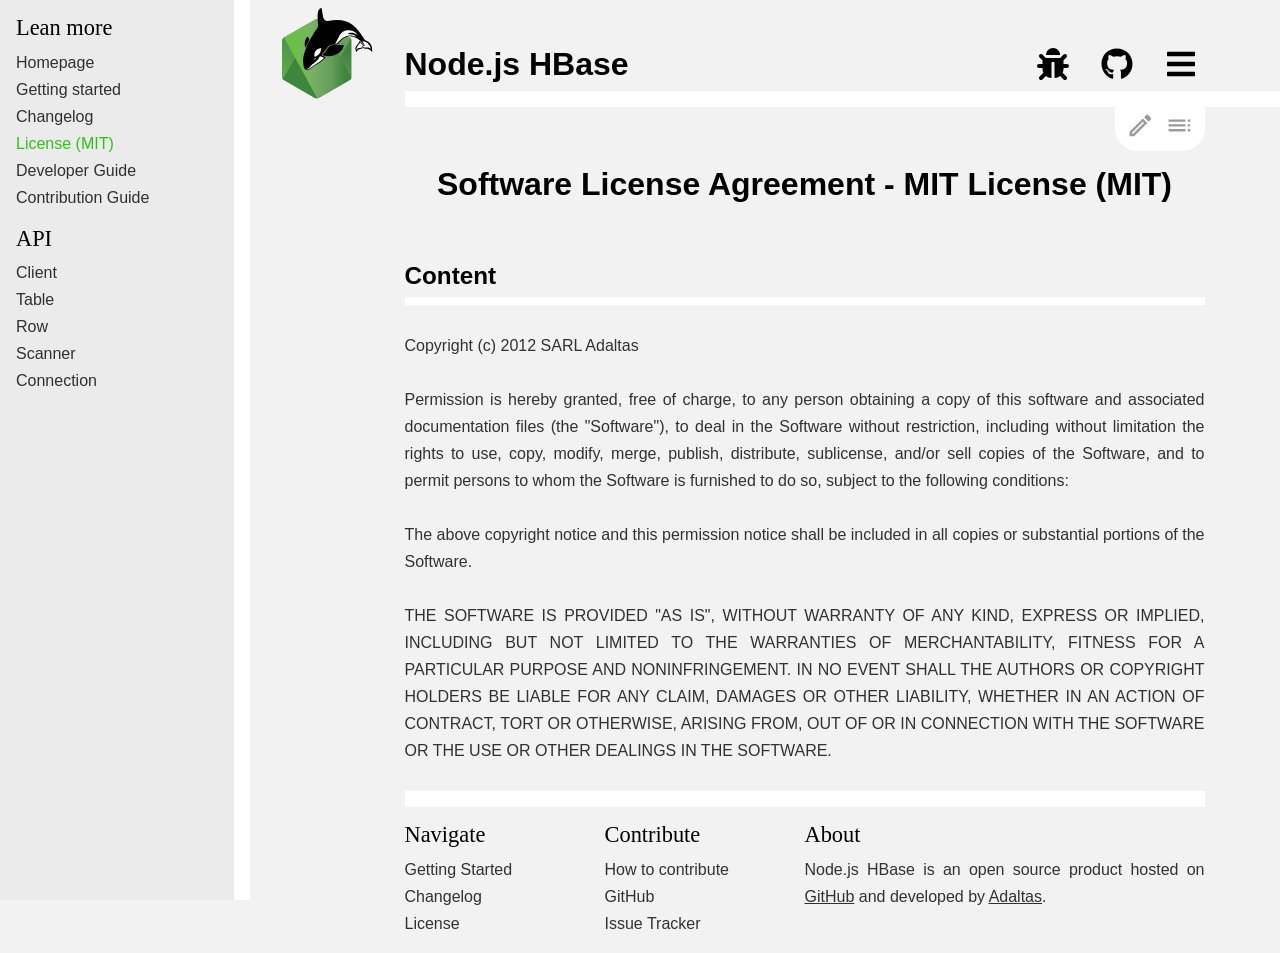
<file: learn/license/index.html>
<!DOCTYPE html><html lang="en"><head><meta charSet="utf-8"/><meta http-equiv="x-ua-compatible" content="ie=edge"/><meta name="viewport" content="width=device-width, initial-scale=1, shrink-to-fit=no"/><style id="typography.js">html{font-family:sans-serif;-ms-text-size-adjust:100%;-webkit-text-size-adjust:100%}body{margin:0}article,aside,details,figcaption,figure,footer,header,main,menu,nav,section,summary{display:block}audio,canvas,progress,video{display:inline-block}audio:not([controls]){display:none;height:0}progress{vertical-align:baseline}[hidden],template{display:none}a{background-color:transparent;-webkit-text-decoration-skip:objects}a:active,a:hover{outline-width:0}abbr[title]{border-bottom:none;text-decoration:underline;text-decoration:underline dotted}b,strong{font-weight:inherit;font-weight:bolder}dfn{font-style:italic}h1{font-size:2em;margin:.67em 0}mark{background-color:#ff0;color:#000}small{font-size:80%}sub,sup{font-size:75%;line-height:0;position:relative;vertical-align:baseline}sub{bottom:-.25em}sup{top:-.5em}img{border-style:none}svg:not(:root){overflow:hidden}code,kbd,pre,samp{font-family:monospace,monospace;font-size:1em}figure{margin:1em 40px}hr{box-sizing:content-box;height:0;overflow:visible}button,input,optgroup,select,textarea{font:inherit;margin:0}optgroup{font-weight:700}button,input{overflow:visible}button,select{text-transform:none}[type=reset],[type=submit],button,html [type=button]{-webkit-appearance:button}[type=button]::-moz-focus-inner,[type=reset]::-moz-focus-inner,[type=submit]::-moz-focus-inner,button::-moz-focus-inner{border-style:none;padding:0}[type=button]:-moz-focusring,[type=reset]:-moz-focusring,[type=submit]:-moz-focusring,button:-moz-focusring{outline:1px dotted ButtonText}fieldset{border:1px solid silver;margin:0 2px;padding:.35em .625em .75em}legend{box-sizing:border-box;color:inherit;display:table;max-width:100%;padding:0;white-space:normal}textarea{overflow:auto}[type=checkbox],[type=radio]{box-sizing:border-box;padding:0}[type=number]::-webkit-inner-spin-button,[type=number]::-webkit-outer-spin-button{height:auto}[type=search]{-webkit-appearance:textfield;outline-offset:-2px}[type=search]::-webkit-search-cancel-button,[type=search]::-webkit-search-decoration{-webkit-appearance:none}::-webkit-input-placeholder{color:inherit;opacity:.54}::-webkit-file-upload-button{-webkit-appearance:button;font:inherit}html{font:100%/1.6875 'Arvo',sans-serif;box-sizing:border-box;overflow-y:scroll;}*{box-sizing:inherit;}*:before{box-sizing:inherit;}*:after{box-sizing:inherit;}body{color:hsla(0,0%,0%,0.8);font-family:'Arvo',sans-serif;font-weight:400;word-wrap:break-word;font-kerning:normal;-moz-font-feature-settings:"kern", "liga", "clig", "calt";-ms-font-feature-settings:"kern", "liga", "clig", "calt";-webkit-font-feature-settings:"kern", "liga", "clig", "calt";font-feature-settings:"kern", "liga", "clig", "calt";}img{max-width:100%;margin-left:0;margin-right:0;margin-top:0;padding-bottom:0;padding-left:0;padding-right:0;padding-top:0;margin-bottom:1.6875rem;}h1{margin-left:0;margin-right:0;margin-top:0;padding-bottom:0;padding-left:0;padding-right:0;padding-top:0;margin-bottom:1.6875rem;color:hsla(0,0%,0%,1);font-family:'Montserrat',sans-serif;font-weight:700;text-rendering:optimizeLegibility;font-size:2rem;line-height:1.1;}h2{margin-left:0;margin-right:0;margin-top:0;padding-bottom:0;padding-left:0;padding-right:0;padding-top:0;margin-bottom:1.6875rem;color:hsla(0,0%,0%,1);font-family:'Montserrat',sans-serif;font-weight:700;text-rendering:optimizeLegibility;font-size:1.51572rem;line-height:1.1;}h3{margin-left:0;margin-right:0;margin-top:0;padding-bottom:0;padding-left:0;padding-right:0;padding-top:0;margin-bottom:1.6875rem;color:hsla(0,0%,0%,1);font-family:'Montserrat',sans-serif;font-weight:700;text-rendering:optimizeLegibility;font-size:1.31951rem;line-height:1.1;}h4{margin-left:0;margin-right:0;margin-top:0;padding-bottom:0;padding-left:0;padding-right:0;padding-top:0;margin-bottom:1.6875rem;color:hsla(0,0%,0%,1);font-family:'Montserrat',sans-serif;font-weight:700;text-rendering:optimizeLegibility;font-size:1rem;line-height:1.1;}h5{margin-left:0;margin-right:0;margin-top:0;padding-bottom:0;padding-left:0;padding-right:0;padding-top:0;margin-bottom:1.6875rem;color:hsla(0,0%,0%,1);font-family:'Montserrat',sans-serif;font-weight:700;text-rendering:optimizeLegibility;font-size:0.87055rem;line-height:1.1;}h6{margin-left:0;margin-right:0;margin-top:0;padding-bottom:0;padding-left:0;padding-right:0;padding-top:0;margin-bottom:1.6875rem;color:hsla(0,0%,0%,1);font-family:'Montserrat',sans-serif;font-weight:700;text-rendering:optimizeLegibility;font-size:0.81225rem;line-height:1.1;}hgroup{margin-left:0;margin-right:0;margin-top:0;padding-bottom:0;padding-left:0;padding-right:0;padding-top:0;margin-bottom:1.6875rem;}ul{margin-left:1.6875rem;margin-right:0;margin-top:0;padding-bottom:0;padding-left:0;padding-right:0;padding-top:0;margin-bottom:1.6875rem;list-style-position:outside;list-style-image:none;}ol{margin-left:1.6875rem;margin-right:0;margin-top:0;padding-bottom:0;padding-left:0;padding-right:0;padding-top:0;margin-bottom:1.6875rem;list-style-position:outside;list-style-image:none;}dl{margin-left:0;margin-right:0;margin-top:0;padding-bottom:0;padding-left:0;padding-right:0;padding-top:0;margin-bottom:1.6875rem;}dd{margin-left:0;margin-right:0;margin-top:0;padding-bottom:0;padding-left:0;padding-right:0;padding-top:0;margin-bottom:1.6875rem;}p{margin-left:0;margin-right:0;margin-top:0;padding-bottom:0;padding-left:0;padding-right:0;padding-top:0;margin-bottom:1.6875rem;}figure{margin-left:0;margin-right:0;margin-top:0;padding-bottom:0;padding-left:0;padding-right:0;padding-top:0;margin-bottom:1.6875rem;}pre{margin-left:0;margin-right:0;margin-top:0;padding-bottom:0;padding-left:0;padding-right:0;padding-top:0;margin-bottom:1.6875rem;font-size:0.85rem;line-height:1.6875rem;}table{margin-left:0;margin-right:0;margin-top:0;padding-bottom:0;padding-left:0;padding-right:0;padding-top:0;margin-bottom:1.6875rem;font-size:1rem;line-height:1.6875rem;border-collapse:collapse;width:100%;}fieldset{margin-left:0;margin-right:0;margin-top:0;padding-bottom:0;padding-left:0;padding-right:0;padding-top:0;margin-bottom:1.6875rem;}blockquote{margin-left:0;margin-right:1.6875rem;margin-top:0;padding-bottom:0;padding-left:1.37109rem;padding-right:0;padding-top:0;margin-bottom:1.6875rem;font-size:1.1487rem;line-height:1.6875rem;color:hsla(0,0%,0%,0.59);border-left:0.31641rem solid #fca206;}form{margin-left:0;margin-right:0;margin-top:0;padding-bottom:0;padding-left:0;padding-right:0;padding-top:0;margin-bottom:1.6875rem;}noscript{margin-left:0;margin-right:0;margin-top:0;padding-bottom:0;padding-left:0;padding-right:0;padding-top:0;margin-bottom:1.6875rem;}iframe{margin-left:0;margin-right:0;margin-top:0;padding-bottom:0;padding-left:0;padding-right:0;padding-top:0;margin-bottom:1.6875rem;}hr{margin-left:0;margin-right:0;margin-top:0;padding-bottom:0;padding-left:0;padding-right:0;padding-top:0;margin-bottom:calc(1.6875rem - 1px);background:hsla(0,0%,0%,0.2);border:none;height:1px;}address{margin-left:0;margin-right:0;margin-top:0;padding-bottom:0;padding-left:0;padding-right:0;padding-top:0;margin-bottom:1.6875rem;}b{font-weight:700;}strong{font-weight:700;}dt{font-weight:700;}th{font-weight:700;}li{margin-bottom:calc(1.6875rem / 2);}ol li{padding-left:0;}ul li{padding-left:0;}li > ol{margin-left:1.6875rem;margin-bottom:calc(1.6875rem / 2);margin-top:calc(1.6875rem / 2);}li > ul{margin-left:1.6875rem;margin-bottom:calc(1.6875rem / 2);margin-top:calc(1.6875rem / 2);}blockquote *:last-child{margin-bottom:0;}li *:last-child{margin-bottom:0;}p *:last-child{margin-bottom:0;}li > p{margin-bottom:calc(1.6875rem / 2);}code{font-size:0.85rem;line-height:1.6875rem;}kbd{font-size:0.85rem;line-height:1.6875rem;}samp{font-size:0.85rem;line-height:1.6875rem;}abbr{border-bottom:1px dotted hsla(0,0%,0%,0.5);cursor:help;}acronym{border-bottom:1px dotted hsla(0,0%,0%,0.5);cursor:help;}abbr[title]{border-bottom:1px dotted hsla(0,0%,0%,0.5);cursor:help;text-decoration:none;}thead{text-align:left;}td,th{text-align:left;border-bottom:1px solid hsla(0,0%,0%,0.12);font-feature-settings:"tnum";-moz-font-feature-settings:"tnum";-ms-font-feature-settings:"tnum";-webkit-font-feature-settings:"tnum";padding-left:1.125rem;padding-right:1.125rem;padding-top:0.84375rem;padding-bottom:calc(0.84375rem - 1px);}th:first-child,td:first-child{padding-left:0;}th:last-child,td:last-child{padding-right:0;}a{color:#d65947;text-decoration:none;}a:hover,a:active{color:hsla(0,0%,0%,0.8);}h1,h2,h3,h4,h5,h6{margin-top:3.375rem;}blockquote > :last-child{margin-bottom:0;}blockquote cite{font-size:1rem;line-height:1.6875rem;color:hsla(0,0%,0%,0.8);font-weight:400;}blockquote cite:before{content:"— ";}@media only screen and (max-width:480px){blockquote{margin-left:-1.26563rem;margin-right:0;padding-left:0.94922rem;}}article h1{text-align:center;}article h2{border-bottom:.5rem solid #fff;line-height:2.53125rem;}article a{text-decoration:underline;color:#000;}article a:hover,a:active{color:#d65947;}</style><link rel="apple-touch-icon" sizes="96x96" href="/icons/icon-96x96.png?v=dd1270eb96bb1e26045a3b7bb36ad752"/><style id="glamor-styles">.css-o4mt9s,[data-css-o4mt9s]{position:relative;margin:0;padding-left:250px;}@media (max-width: 960px){.css-o4mt9s,[data-css-o4mt9s]{padding-left:0;}}.css-9fs1d8,[data-css-9fs1d8]{position:fixed;top:0;height:100vh;left:0;width:250px;overflow:auto;}.css-9fs1d8> *,[data-css-9fs1d8]> *{overflow:auto;}@media (max-width: 960px){.css-9fs1d8,[data-css-9fs1d8]{left:-250px;}}.css-1mu003q,[data-css-1mu003q]{box-sizing:border-box;flex-grow:0;max-width:15%;flex-basis:15%;padding:.5rem 2rem 0 2rem;-webkit-flex-grow:0;-webkit-flex-basis:15%;}@media (max-width: 960px){.css-1mu003q,[data-css-1mu003q]{padding:.5rem .5rem 0 .5rem;}}.css-1qj5nue,[data-css-1qj5nue]{font-size:2rem;font-weight:bold;}.css-1qj5nue a,[data-css-1qj5nue] a{color:#000;}.css-1qj5nue a:hover,[data-css-1qj5nue] a:hover{color:#34BF1C;}@media (max-width: 400px){.css-1qj5nue,[data-css-1qj5nue]{font-size:1.4rem;}}.css-2lrsej,[data-css-2lrsej]{flex:1 1 auto;-webkit-flex:1 1 auto;}@media (max-width: 960px){.css-vnrzkp,[data-css-vnrzkp]{margin-left:0 !important;width:36px !important;height:36px !important;}}@media (min-width: 960px){.css-vnrzkp,[data-css-vnrzkp]{margin-left:1rem !important;}}.css-uuhnl9,[data-css-uuhnl9]{color:#000;}@media (max-width: 960px){.css-uuhnl9,[data-css-uuhnl9]{width:1.3rem;height:1.3rem;}}@media (min-width: 960px){.css-uuhnl9,[data-css-uuhnl9]{width:2rem;height:2rem;}}.css-c6w8ci,[data-css-c6w8ci]{display:-webkit-box; display: -moz-box; display: -ms-flexbox; display: -webkit-flex; display: flex;max-width:800px;align-items:center;-webkit-box-align:center;-webkit-align-items:center;}@media (max-width: 960px){.css-c6w8ci,[data-css-c6w8ci]{margin-right:1rem;}}@media (min-width: 960px){.css-c6w8ci,[data-css-c6w8ci]{margin-right:2rem;}}.css-1hqhyjz,[data-css-1hqhyjz]{box-sizing:border-box;max-width:85%;flex-basis:85%;align-self:flex-end;-webkit-flex-basis:85%;-webkit-align-self:flex-end;}@media (min-width: 960px){.css-1hqhyjz,[data-css-1hqhyjz]{border-bottom:1rem solid #fff;}}.css-tdmiry,[data-css-tdmiry]{display:-webkit-box; display: -moz-box; display: -ms-flexbox; display: -webkit-flex; display: flex;}@media (max-width: 960px){.css-tdmiry,[data-css-tdmiry]{border-bottom:1rem solid #fff;}}.css-14mjesj,[data-css-14mjesj]{width:100%;display:-webkit-box; display: -moz-box; display: -ms-flexbox; display: -webkit-flex; display: flex;align-items:inherit;justify-content:inherit;-webkit-box-align:inherit;-webkit-align-items:inherit;-webkit-box-pack:inherit;-webkit-justify-content:inherit;}.css-1tjpe7r,[data-css-1tjpe7r]{display:-webkit-inline-box; display: -moz-inline-box; display: -ms-inline-flexbox; display: -webkit-inline-flex; display: inline-flex;position:relative;align-items:center;vertical-align:middle;justify-content:center;flex:0 0 auto;width:48px;height:48px;padding:0;font-size:1.5rem;text-align:center;text-decoration:none;border-radius:50%;transition:background-color 150ms cubic-bezier(0.4, 0, 0.2, 1);background-color:transparent;-webkit-box-align:center;-webkit-align-items:center;-webkit-box-pack:center;-webkit-justify-content:center;-webkit-flex:0 0 auto;-webkit-transition:background-color 150ms cubic-bezier(0.4, 0, 0.2, 1);-moz-transition:background-color 150ms cubic-bezier(0.4, 0, 0.2, 1);}.css-1tjpe7r:hover,[data-css-1tjpe7r]:hover{background-color:rgba(0, 0, 0, .08);}.css-msk631,[data-css-msk631]{transform:scale(.0);opacity:0.5;display:block;width:100%;height:100%;border-radius:50%;background-color:#000;-webkit-transform:scale(.0);}.css-h96g2f,[data-css-h96g2f]{top:0;left:0;width:100%;height:100%;display:block;position:absolute;overflow:hidden;z-index:0;pointer-events:none;}.css-2hpbxp,[data-css-2hpbxp]{display:-webkit-inline-box; display: -moz-inline-box; display: -ms-inline-flexbox; display: -webkit-inline-flex; display: inline-flex;position:relative;align-items:center;vertical-align:middle;justify-content:center;flex:0 0 auto;width:48px;height:48px;padding:0;font-size:1.5rem;text-align:center;text-decoration:none;border-radius:50%;transition:background-color 150ms cubic-bezier(0.4, 0, 0.2, 1);background-color:transparent;cursor:pointer;border:0;margin:0;-webkit-box-align:center;-webkit-align-items:center;-webkit-box-pack:center;-webkit-justify-content:center;-webkit-flex:0 0 auto;-webkit-transition:background-color 150ms cubic-bezier(0.4, 0, 0.2, 1);-moz-transition:background-color 150ms cubic-bezier(0.4, 0, 0.2, 1);}.css-2hpbxp:hover,[data-css-2hpbxp]:hover{background-color:rgba(0, 0, 0, .08);}.css-2hpbxp:focus,[data-css-2hpbxp]:focus{outline:none;}.css-hy452g,[data-css-hy452g]{background-color:#fff;}.css-hy452g > div,[data-css-hy452g] > div{padding:1rem;}.css-hy452g h2,[data-css-hy452g] h2{margin-top:0;}.css-hy452g ul,[data-css-hy452g] ul, .css-hy452g li, [data-css-hy452g] li{margin-top:0;margin-bottom:0;}.css-s3cchn,[data-css-s3cchn]{outline:none;}@media (max-width: 960px){.css-s3cchn,[data-css-s3cchn]{width:1.8rem !important;height:1.8rem !important;}}@media (min-width: 960px){.css-s3cchn,[data-css-s3cchn]{width:2.4rem !important;height:2.4rem !important;}}.css-12ypaem,[data-css-12ypaem]{fill:#9B9B9B;}@media (max-width: 960px){.css-12ypaem,[data-css-12ypaem]{width:1.4rem;height:1.4rem;}}@media (min-width: 960px){.css-12ypaem,[data-css-12ypaem]{width:1.8rem;height:1.8rem;}}.css-1gqx6h2,[data-css-1gqx6h2]{float:right;background-color:#fff;margin-bottom:1rem;padding:0 .4rem .4rem .4rem;}@media (max-width: 960px){.css-1gqx6h2,[data-css-1gqx6h2]{border-radius:0 0 1.8rem 1.8rem;}}@media (min-width: 960px){.css-1gqx6h2,[data-css-1gqx6h2]{border-radius:0 0 1.4rem 1.4rem;}}.css-3g72t1,[data-css-3g72t1]{clear:right;}.css-3g72t1 .toc,[data-css-3g72t1] .toc{background-color:#fff;padding:5px 0;display:none;}.css-3g72t1 .toc h2,[data-css-3g72t1] .toc h2{margin-top:0;}.css-3g72t1 .toc ul,[data-css-3g72t1] .toc ul{margin-top:0;margin-bottom:0;}.css-186opbb,[data-css-186opbb]{max-width:800px;}.css-186opbb :not(pre) > code[class*="language-"],[data-css-186opbb] :not(pre) > code[class*="language-"]{padding:.4em .5em .2em .5em;background:#DFDFDF;color:#000;}@media (max-width: 960px){.css-186opbb,[data-css-186opbb]{margin:0 1rem;}}@media (min-width: 960px){.css-186opbb,[data-css-186opbb]{margin:0 2rem 0 15%;text-align:justify;}}.css-rpurc2,[data-css-rpurc2]{flex:1;-webkit-flex:1;}@media (max-width: 960px){.css-rpurc2,[data-css-rpurc2]{flex:0 0 50%;-webkit-flex:0 0 50%;}}.css-1nyj4b5,[data-css-1nyj4b5]{flex:2;-webkit-flex:2;}@media (max-width: 960px){.css-1nyj4b5,[data-css-1nyj4b5]{flex:0 0 100%;-webkit-flex:0 0 100%;}}.css-jz2g0y,[data-css-jz2g0y]{max-width:800px;display:-webkit-box; display: -moz-box; display: -ms-flexbox; display: -webkit-flex; display: flex;flex-wrap:wrap;border-top:1rem solid #fff;padding-bottom:1rem;-webkit-box-lines:multiple;-webkit-flex-wrap:wrap;}.css-jz2g0y h1,[data-css-jz2g0y] h1{margin:1rem 0 .5rem 0;color:#000;font-family:Arvo sans-serif;font-weight:normal;font-size:1.4rem;text-align:left;}.css-jz2g0y ul,[data-css-jz2g0y] ul, .css-jz2g0y p, [data-css-jz2g0y] p{margin:0 0 0 0;}.css-jz2g0y li,[data-css-jz2g0y] li{margin:0;text-indent:0;list-style-type:none;}.css-jz2g0y a,[data-css-jz2g0y] a{color:hsla(0,0%,0%,0.8);}.css-jz2g0y a:hover,[data-css-jz2g0y] a:hover{color:#34BF1C;}.css-jz2g0y p a,[data-css-jz2g0y] p a{text-decoration:underline;}@media (max-width: 960px){.css-jz2g0y,[data-css-jz2g0y]{margin:0 1rem;}}@media (min-width: 960px){.css-jz2g0y,[data-css-jz2g0y]{margin:0 2rem 0 15%;text-align:justify;}}.css-178283y,[data-css-178283y]{display:block;padding:0 1rem 0 1rem;color:hsla(0,0%,0%,0.8);}.css-178283y:hover,[data-css-178283y]:hover{background-color:#fff;}.css-sf4hxo,[data-css-sf4hxo]{color:#34BF1C;}.css-sf4hxo:hover,[data-css-sf4hxo]:hover{cursor:default;color:#34BF1C;background-color:inherit;}.css-miwtlr,[data-css-miwtlr]{margin:0;padding:0;text-indent:0;list-style-type:none;}.css-jdk3d3,[data-css-jdk3d3]{position:relative;padding-top:1rem;padding-bottom:1rem;height:100% ;border-right:1rem solid #fff;background-color:#EBEBEB;}.css-jdk3d3 div,[data-css-jdk3d3] div{box-sizing:border-box;width:100%;}.css-jdk3d3 nav,[data-css-jdk3d3] nav{margin:0 0 1rem 0;}.css-jdk3d3 h1,[data-css-jdk3d3] h1{margin:0 0 .5rem 0;padding:0 1rem 0 1rem;color:#000;font-family:Arvo sans-serif;font-weight:normal;font-size:1.4rem;text-align:left;}.css-jdk3d3 ul,[data-css-jdk3d3] ul{margin:0;}</style><script id="glamor-ids">
        // <![CDATA[
        window._glamor = ["o4mt9s","9fs1d8","1mu003q","1qj5nue","2lrsej","vnrzkp","uuhnl9","c6w8ci","1hqhyjz","tdmiry","14mjesj","1tjpe7r","msk631","h96g2f","2hpbxp","hy452g","s3cchn","12ypaem","1gqx6h2","3g72t1","186opbb","rpurc2","1nyj4b5","jz2g0y","178283y","sf4hxo","miwtlr","jdk3d3"]
        // ]]>
        </script><title data-react-helmet="true">Node HBase - License (MIT)</title><meta data-react-helmet="true" name="description" content="Content of the MIT license"/><meta data-react-helmet="true" name="keywords" content="license, MIT, adaltas"/><style type="text/css">
    .anchor.before {
      position: absolute;
      top: 0;
      left: 0;
      transform: translateX(-100%);
      padding-right: 4px;
    }
    .anchor.after {
      display: inline-block;
      padding-left: 4px;
    }
    h1 .anchor svg,
    h2 .anchor svg,
    h3 .anchor svg,
    h4 .anchor svg,
    h5 .anchor svg,
    h6 .anchor svg {
      visibility: hidden;
    }
    h1:hover .anchor svg,
    h2:hover .anchor svg,
    h3:hover .anchor svg,
    h4:hover .anchor svg,
    h5:hover .anchor svg,
    h6:hover .anchor svg,
    h1 .anchor:focus svg,
    h2 .anchor:focus svg,
    h3 .anchor:focus svg,
    h4 .anchor:focus svg,
    h5 .anchor:focus svg,
    h6 .anchor:focus svg {
      visibility: visible;
    }
  </style><script>
    document.addEventListener("DOMContentLoaded", function(event) {
      var hash = window.decodeURI(location.hash.replace('#', ''))
      if (hash !== '') {
        var element = document.getElementById(hash)
        if (element) {
          var scrollTop = window.pageYOffset || document.documentElement.scrollTop || document.body.scrollTop
          var clientTop = document.documentElement.clientTop || document.body.clientTop || 0
          var offset = element.getBoundingClientRect().top + scrollTop - clientTop
          // Wait for the browser to finish rendering before scrolling.
          setTimeout((function() {
            window.scrollTo(0, offset - 64)
          }), 0)
        }
      }
    })
  </script><style data-href="/styles.5d7732e7de363963594b.css">code[class*=language-],pre[class*=language-]{color:#ccc;background:none;font-family:Consolas,Monaco,Andale Mono,Ubuntu Mono,monospace;font-size:1em;text-align:left;white-space:pre;word-spacing:normal;word-break:normal;word-wrap:normal;line-height:1.5;-moz-tab-size:4;-o-tab-size:4;tab-size:4;-webkit-hyphens:none;-ms-hyphens:none;hyphens:none}pre[class*=language-]{padding:1em;margin:.5em 0;overflow:auto}:not(pre)>code[class*=language-],pre[class*=language-]{background:#2d2d2d}:not(pre)>code[class*=language-]{padding:.1em;border-radius:.3em;white-space:normal}.token.block-comment,.token.cdata,.token.comment,.token.doctype,.token.prolog{color:#999}.token.punctuation{color:#ccc}.token.attr-name,.token.deleted,.token.namespace,.token.tag{color:#e2777a}.token.function-name{color:#6196cc}.token.boolean,.token.function,.token.number{color:#f08d49}.token.class-name,.token.constant,.token.property,.token.symbol{color:#f8c555}.token.atrule,.token.builtin,.token.important,.token.keyword,.token.selector{color:#cc99cd}.token.attr-value,.token.char,.token.regex,.token.string,.token.variable{color:#7ec699}.token.entity,.token.operator,.token.url{color:#67cdcc}.token.bold,.token.important{font-weight:700}.token.italic{font-style:italic}.token.entity{cursor:help}.token.inserted{color:green}@font-face{font-family:Arvo;src:local("Arvo"),url(/static/font.arvo.400-0025b6197d8af8ca5ab5bf4764a5dbc6.woff2) format("woff2");font-style:normal;font-weight:400;font-display:optional;unicode-range:U+0-ff,U+131,U+152-153,U+2bb-2bc,U+2c6,U+2da,U+2dc,U+2000-206f,U+2074,U+20ac,U+2122,U+2191,U+2193,U+2212,U+2215,U+feff,U+fffd}@font-face{font-family:Arvo;src:local("Arvo Bold"),local("Arvo-Bold"),url(/static/font.arvo.700-b2d543619d0d58a8edbac122d72a4228.woff2) format("woff2");font-style:normal;font-weight:700;font-display:optional;unicode-range:U+0-ff,U+131,U+152-153,U+2bb-2bc,U+2c6,U+2da,U+2dc,U+2000-206f,U+2074,U+20ac,U+2122,U+2191,U+2193,U+2212,U+2215,U+feff,U+fffd}@font-face{font-family:Montserrat;src:local("Montserrat Bold"),local("Montserrat-Bold"),url(/static/font.montserrat.700-099915ec0e3026165710937defdc5fc3.woff2) format("woff2");font-style:normal;font-weight:700;font-display:optional;unicode-range:U+0-ff,U+131,U+152-153,U+2bb-2bc,U+2c6,U+2da,U+2dc,U+2000-206f,U+2074,U+20ac,U+2122,U+2191,U+2193,U+2212,U+2215,U+feff,U+fffd}body,html{background-color:#f2f2f2}</style><link rel="preconnect" href="https://www.google-analytics.com"/><link rel="dns-prefetch" href="https://www.google-analytics.com"/><link rel="icon" href="/favicon-32x32.png?v=dd1270eb96bb1e26045a3b7bb36ad752" type="image/png"/><link rel="manifest" href="/manifest.webmanifest"/><meta name="theme-color" content="#3E863D"/><link rel="apple-touch-icon" sizes="48x48" href="/icons/icon-48x48.png?v=dd1270eb96bb1e26045a3b7bb36ad752"/><link rel="apple-touch-icon" sizes="72x72" href="/icons/icon-72x72.png?v=dd1270eb96bb1e26045a3b7bb36ad752"/><meta name="generator" content="Gatsby 2.24.37"/><link rel="apple-touch-icon" sizes="144x144" href="/icons/icon-144x144.png?v=dd1270eb96bb1e26045a3b7bb36ad752"/><link rel="apple-touch-icon" sizes="192x192" href="/icons/icon-192x192.png?v=dd1270eb96bb1e26045a3b7bb36ad752"/><link rel="apple-touch-icon" sizes="256x256" href="/icons/icon-256x256.png?v=dd1270eb96bb1e26045a3b7bb36ad752"/><link rel="apple-touch-icon" sizes="384x384" href="/icons/icon-384x384.png?v=dd1270eb96bb1e26045a3b7bb36ad752"/><link rel="apple-touch-icon" sizes="512x512" href="/icons/icon-512x512.png?v=dd1270eb96bb1e26045a3b7bb36ad752"/><link rel="sitemap" type="application/xml" href="/sitemap.xml"/><link as="script" rel="preload" href="/framework-665e19c4e2ebc7681ad7.js"/><link as="script" rel="preload" href="/1bfc9850-a77a0e47a6ff388d2c28.js"/><link as="script" rel="preload" href="/component---src-templates-page-js-54dc1b0b9a1c73f09fa0.js"/><link as="script" rel="preload" href="/95d0e4c6d5428e4e5c144b1145f6c0d2357c0db3-72c2e59d3a2364992ba3.js"/><link as="script" rel="preload" href="/app-8506d7099b6c48f62904.js"/><link as="script" rel="preload" href="/styles-2d82ac8e3afc0c213061.js"/><link as="script" rel="preload" href="/webpack-runtime-c4d638747e5e044feb6d.js"/><link as="fetch" rel="preload" href="/page-data/learn/license/page-data.json" crossorigin="anonymous"/><link as="fetch" rel="preload" href="/page-data/sq/d/2210122946.json" crossorigin="anonymous"/><link as="fetch" rel="preload" href="/page-data/app-data.json" crossorigin="anonymous"/></head><body><div id="___gatsby"><div style="outline:none" tabindex="-1" id="gatsby-focus-wrapper"><div class="css-o4mt9s"><header class="css-tdmiry"><div class="css-1mu003q"><a title="Visit homepage" href="/"><svg xmlns="http://www.w3.org/2000/svg" style="isolation:isolate" viewBox="0 0 400 400"><defs><clipPath id="_clipPath_wOC5kHfEUJBEVxHw4wkcn2HKTjhbiPtX"><rect width="400" height="400"></rect></clipPath></defs><g clip-path="url(#_clipPath_wOC5kHfEUJBEVxHw4wkcn2HKTjhbiPtX)"><g style="isolation:isolate"><clipPath id="_clipPath_L6UUssT70W97HcFDig89p0twFZhs3c5T"><path d="M 145.711 51.628 L 8.304 130.938 C 3.157 133.906 0 139.386 0 145.308 L 0 304.039 C 0 309.965 3.157 315.442 8.304 318.409 L 145.721 397.781 C 150.858 400.74 157.191 400.74 162.322 397.781 L 299.716 318.409 C 304.836 315.442 308 309.962 308 304.039 L 308 145.308 C 308 139.386 304.836 133.906 299.683 130.938 L 162.309 51.628 C 159.732 50.151 156.862 49.411 153.992 49.411 C 151.122 49.411 148.252 50.151 145.675 51.628" fill="#FFF"></path></clipPath><g clip-path="url(#_clipPath_L6UUssT70W97HcFDig89p0twFZhs3c5T)"><linearGradient id="_lgradient_15" x1="0.669" y1="0.159" x2="0.335" y2="0.842" gradientTransform="matrix(585.717 0 0 594.79 -138.862 -72.315)" gradientUnits="userSpaceOnUse"><stop offset="30%" stop-color="#3e863d"></stop><stop offset="50%" stop-color="#55934f"></stop><stop offset="80%" stop-color="#5aad45"></stop></linearGradient><path d="M 446.855 117.472 L 59.666 -72.315 L -138.862 332.679 L 248.318 522.475 L 446.855 117.472 Z" fill="url(#_lgradient_15)"></path></g><clipPath id="_clipPath_sBa4UojtW9GYpQ2tBjHtZmTAy1dv9Wab"><path d="M 3.405 314.117 C 4.719 315.823 6.363 317.301 8.297 318.409 L 126.168 386.493 L 145.802 397.778 C 148.738 399.474 152.084 400.192 155.371 399.947 C 156.467 399.859 157.563 399.654 158.633 399.35 L 303.555 133.994 C 302.446 132.788 301.148 131.776 299.693 130.929 L 209.721 78.973 L 162.162 51.609 C 160.812 50.826 159.347 50.272 157.857 49.88 L 3.405 314.117 Z" fill="#FFF"></path></clipPath><g clip-path="url(#_clipPath_sBa4UojtW9GYpQ2tBjHtZmTAy1dv9Wab)"><linearGradient id="_lgradient_16" x1="0.218" y1="0.713" x2="0.787" y2="0.293" gradientTransform="matrix(634.966 0 0 637.154 -164.001 -93.522)" gradientUnits="userSpaceOnUse"><stop offset="57%" stop-color="#3e863d"></stop><stop offset="72%" stop-color="#619857"></stop><stop offset="100%" stop-color="#76ac64"></stop></linearGradient><path d="M -164.001 173.605 L 109.394 543.633 L 470.964 276.496 L 197.552 -93.522 L -164.001 173.605 Z" fill="url(#_lgradient_16)"></path></g><clipPath id="_clipPath_5eLkKkR517IPGD4uNzCFhhzOFzNOP5lb"><path d="M 152.351 49.502 C 150.045 49.73 147.792 50.448 145.714 51.628 L 8.698 130.71 L 156.444 399.817 C 158.499 399.523 160.521 398.838 162.348 397.781 L 299.755 318.409 C 303.995 315.95 306.898 311.789 307.778 307.072 L 157.162 49.773 C 156.053 49.554 154.944 49.44 153.803 49.44 C 153.346 49.44 152.889 49.463 152.433 49.505" fill="#FFF"></path></clipPath><g clip-path="url(#_clipPath_5eLkKkR517IPGD4uNzCFhhzOFzNOP5lb)"><linearGradient id="_lgradient_17" y1="0.5" x2="1" y2="0.5" gradientTransform="matrix(299.024 0 0 350.383 8.695 49.44)" gradientUnits="userSpaceOnUse"><stop offset="16%" stop-color="#6bbf47"></stop><stop offset="38%" stop-color="#79b461"></stop><stop offset="47%" stop-color="#75ac64"></stop><stop offset="70%" stop-color="#659e5a"></stop><stop offset="90%" stop-color="#3e863d"></stop></linearGradient><path d="M 8.695 49.44 L 8.695 399.823 L 307.72 399.823 L 307.72 49.44 L 8.695 49.44 Z" fill="url(#_lgradient_17)"></path></g></g><g style="isolation:isolate"><path d="M 268.694 164.013 C 260.834 164.196 230.24 164.451 222.808 164.418 C 214.913 164.383 208.781 168.412 204.004 175.274 C 197.115 185.175 191.707 196.615 181.226 202.699 C 180.068 203.372 179.137 205.992 179.262 207.591 C 179.338 208.569 181.543 209.661 182.94 210.124 C 228.754 223.962 267.88 193.071 272.508 169.491 C 273.628 166.208 272.394 163.927 268.694 164.013 Z"></path><path d="M 121.266 138.187 C 119.41 135.268 117.391 132.166 115.44 129.008 C 113.906 126.524 112.46 125.962 110.249 128.302 C 100.95 138.138 97.623 163.05 103.886 175.515 C 109.699 163.031 115.585 150.388 121.266 138.187 Z"></path><path d="M 370.987 143.505 C 366.478 142.493 366.045 140.359 364.087 137.586 C 317.907 67.97 289.683 43.393 202.646 57.116 C 194.619 58.511 189.355 54.935 185.473 47.573 C 180.444 41.26 179.174 20.865 175.814 4.236 C 175.144 0.063 174.107 -0.909 170.713 0.803 C 165.127 3.623 161.428 8.642 159.759 15.126 C 158.322 20.711 157.035 26.636 157.113 32.384 C 157.292 45.607 158.172 58.83 159.108 72.02 C 159.628 79.36 158.72 85.724 154.273 91.575 C 149.217 98.228 144.866 105.579 140.172 112.597 C 123.213 137.955 109.096 165.12 99.939 195.417 C 95.283 210.816 91.708 226.406 94.037 242.98 C 94.828 248.608 95.228 254.307 95.814 259.973 C 96.519 266.789 104.697 274.978 110.701 274.864 C 117.594 274.734 123.567 271.456 128.778 266.803 C 137.98 258.587 148.141 252.403 158.543 246.532 C 170.928 239.542 182.304 230.817 191.907 219.319 C 192.614 218.472 193.177 217.467 193.901 216.396 C 189 215.044 184.495 214.049 180.128 212.534 C 175.369 210.881 174.425 206.81 177.633 202.39 C 178.707 200.91 189.102 191.166 192.423 186.974 C 195.576 182.994 197.984 178.259 200.914 174.032 C 206.17 166.444 213.006 162.167 221.587 161.974 C 226.738 161.86 231.896 161.765 237.046 161.899 C 241.119 162.004 244.374 160.509 247.577 157.51 C 271.016 132.995 287.592 122.584 306.639 125.664 C 329.646 128.306 346.815 142.224 360.721 162.374 C 361.234 163.116 361.669 164.151 361.574 165.216 C 361.48 166.281 360.137 165.769 360.137 165.769 C 360.137 165.769 348.964 152.409 343.724 146.159 C 340.895 150.658 337.008 157.145 336.966 157.204 C 333.719 161.748 329.733 165.695 326.949 170.557 C 322.427 178.45 324.353 190.226 330.467 194.804 C 330.988 193.89 331.847 193.031 331.969 192.052 C 332.441 188.267 332.709 185.413 336.638 185.121 C 338.42 184.989 337.146 182.614 340.527 182.407 C 341.582 182.5 341.501 183.521 342.556 183.428 C 343.409 183.289 343.788 181.611 344.708 181.155 C 346.534 180.25 348.963 180.362 350.761 180.446 C 354.094 180.603 355.687 178.602 356.12 176.159 C 356.407 174.549 356.537 173.284 357.228 170.457 C 358.824 177.741 362.972 179.94 368.119 179.888 C 370.552 179.863 373.055 179.284 375.402 179.764 C 381.118 180.18 382.13 181.645 385.351 183.045 C 390.317 185.199 394.83 187.797 396.544 194.515 C 399.221 194.095 399.109 191.023 399.131 188.322 C 399.602 165.995 389.738 150.176 370.987 143.505 Z"></path></g><g style="isolation:isolate" fill="#FFF"><path d="M 169.234 178.378 C 173.75 178.294 174.431 179.478 172.531 183.974 C 172.107 184.977 171.683 186.074 171.608 187.16 C 171.006 195.871 167.26 202.102 160.648 206.414 C 157.305 208.593 154.377 211.608 151.014 213.736 C 149.169 214.904 146.297 216.152 144.831 215.283 C 142.886 214.149 142.337 206.638 142.894 203.909 C 145.689 190.21 157.107 178.604 169.234 178.378 L 169.234 178.378 Z"></path><path d="M 147.964 219.431 C 149.151 219.648 149.084 220.61 149.089 222.006 C 149.094 223.402 144.392 228.216 142.128 226.608 C 139.824 224.901 146.775 219.213 147.964 219.431 Z"></path><path d="M 186.469 220.333 C 180.501 226.642 173.841 231.695 167.366 236.361 C 162.306 240.005 139.749 253.829 128.418 262.839 C 122.66 266.966 117.063 271.549 109.655 271.333 C 109.771 270.63 109.755 270.133 109.876 270.084 C 117.669 266.958 123.417 261.053 128.735 253.899 C 131.947 249.58 136.759 246.595 141.214 243.753 C 150.535 237.806 158.086 229.958 163.84 219.644 C 167.946 212.285 168.106 212.579 174.912 215.977 C 178.414 217.726 181.416 218.347 186.469 220.333 L 186.469 220.333 Z"></path><path d="M 296.149 115.934 C 305.082 115.723 309.173 116.909 315.507 118.602 C 320.525 119.992 324.031 123.827 326.081 126.928 C 286.547 110.296 264.296 133.336 245.127 154.092 C 242.178 157.536 242.12 158.437 235.033 157.925 C 241.3 146.842 247.014 135.616 252.611 124.497 C 270.715 88.532 316.21 94.691 331.843 115.547 C 332.481 116.399 333.45 118.657 333.45 118.657 C 333.45 118.657 318.655 109.611 307.774 109.611 C 301.22 109.611 299.577 110.164 295.526 110.96 C 294.457 111.171 292.669 112.229 292.684 114.017 C 292.699 115.807 294.939 115.738 296.149 115.934 L 296.149 115.934 Z"></path><path d="M 391.573 181.345 C 386.823 172.938 379.645 174.758 372.925 174.724 C 370.923 174.713 368.919 174.844 366.916 174.927 C 363.534 175.067 360.681 174.163 359.205 170.186 C 358.825 169.163 357.873 167.58 357.082 167.419 C 356.31 167.661 356.054 168.236 355.916 168.57 C 352.866 175.984 346.949 177.156 340.806 177.305 C 337.253 177.391 334.343 177.953 332.595 181.985 C 332.257 182.767 330.528 183.666 330.229 183.39 C 329.472 182.694 328.542 181.118 328.78 180.325 C 329.687 177.305 330.649 174.136 332.282 171.603 C 336.424 165.179 340.94 159.069 345.69 152.286 C 347.929 154.982 356.767 165.9 359.107 167.657 C 360.341 168.584 363.01 168.726 364.032 167.793 C 364.913 166.989 365.023 163.766 364.339 162.309 C 362.941 159.331 360.732 156.862 358.95 154.107 C 357.619 152.051 356.434 149.873 354.849 147.182 C 370.847 143.919 394.607 166.12 391.573 181.345 L 391.573 181.345 Z"></path></g></g></svg></a></div><div class="css-1hqhyjz"><div class="css-c6w8ci"><div class="css-1qj5nue"><a title="Visit homepage" href="/">Node.js HBase</a></div><div class="css-2lrsej"></div><a tabindex="0" href="https://github.com/adaltas/node-hbase/issues" role="button" color="inherit" aria-label="header-bug" data-for="header-tooltip" data-tip="Report an issue" target="_blank" rel="noopener" class="css-vnrzkp css-1tjpe7r"><span class="css-14mjesj"><svg stroke="currentColor" fill="currentColor" stroke-width="0" viewBox="0 0 512 512" class="css-uuhnl9" height="1em" width="1em" xmlns="http://www.w3.org/2000/svg"><path d="M511.988 288.9c-.478 17.43-15.217 31.1-32.653 31.1H424v16c0 21.864-4.882 42.584-13.6 61.145l60.228 60.228c12.496 12.497 12.496 32.758 0 45.255-12.498 12.497-32.759 12.496-45.256 0l-54.736-54.736C345.886 467.965 314.351 480 280 480V236c0-6.627-5.373-12-12-12h-24c-6.627 0-12 5.373-12 12v244c-34.351 0-65.886-12.035-90.636-32.108l-54.736 54.736c-12.498 12.497-32.759 12.496-45.256 0-12.496-12.497-12.496-32.758 0-45.255l60.228-60.228C92.882 378.584 88 357.864 88 336v-16H32.666C15.23 320 .491 306.33.013 288.9-.484 270.816 14.028 256 32 256h56v-58.745l-46.628-46.628c-12.496-12.497-12.496-32.758 0-45.255 12.498-12.497 32.758-12.497 45.256 0L141.255 160h229.489l54.627-54.627c12.498-12.497 32.758-12.497 45.256 0 12.496 12.497 12.496 32.758 0 45.255L424 197.255V256h56c17.972 0 32.484 14.816 31.988 32.9zM257 0c-61.856 0-112 50.144-112 112h224C369 50.144 318.856 0 257 0z"></path></svg></span><span class="css-h96g2f"><span class="css-msk631"></span></span></a><a tabindex="0" href="https://github.com/adaltas/node-hbase" role="button" color="inherit" aria-label="header-github" data-for="header-tooltip" data-tip="Toggle the menu" target="_blank" rel="noopener" class="css-vnrzkp css-1tjpe7r"><span class="css-14mjesj"><svg stroke="currentColor" fill="currentColor" stroke-width="0" viewBox="0 0 496 512" class="css-uuhnl9" height="1em" width="1em" xmlns="http://www.w3.org/2000/svg"><path d="M165.9 397.4c0 2-2.3 3.6-5.2 3.6-3.3.3-5.6-1.3-5.6-3.6 0-2 2.3-3.6 5.2-3.6 3-.3 5.6 1.3 5.6 3.6zm-31.1-4.5c-.7 2 1.3 4.3 4.3 4.9 2.6 1 5.6 0 6.2-2s-1.3-4.3-4.3-5.2c-2.6-.7-5.5.3-6.2 2.3zm44.2-1.7c-2.9.7-4.9 2.6-4.6 4.9.3 2 2.9 3.3 5.9 2.6 2.9-.7 4.9-2.6 4.6-4.6-.3-1.9-3-3.2-5.9-2.9zM244.8 8C106.1 8 0 113.3 0 252c0 110.9 69.8 205.8 169.5 239.2 12.8 2.3 17.3-5.6 17.3-12.1 0-6.2-.3-40.4-.3-61.4 0 0-70 15-84.7-29.8 0 0-11.4-29.1-27.8-36.6 0 0-22.9-15.7 1.6-15.4 0 0 24.9 2 38.6 25.8 21.9 38.6 58.6 27.5 72.9 20.9 2.3-16 8.8-27.1 16-33.7-55.9-6.2-112.3-14.3-112.3-110.5 0-27.5 7.6-41.3 23.6-58.9-2.6-6.5-11.1-33.3 2.6-67.9 20.9-6.5 69 27 69 27 20-5.6 41.5-8.5 62.8-8.5s42.8 2.9 62.8 8.5c0 0 48.1-33.6 69-27 13.7 34.7 5.2 61.4 2.6 67.9 16 17.7 25.8 31.5 25.8 58.9 0 96.5-58.9 104.2-114.8 110.5 9.2 7.9 17 22.9 17 46.4 0 33.7-.3 75.4-.3 83.6 0 6.5 4.6 14.4 17.3 12.1C428.2 457.8 496 362.9 496 252 496 113.3 383.5 8 244.8 8zM97.2 352.9c-1.3 1-1 3.3.7 5.2 1.6 1.6 3.9 2.3 5.2 1 1.3-1 1-3.3-.7-5.2-1.6-1.6-3.9-2.3-5.2-1zm-10.8-8.1c-.7 1.3.3 2.9 2.3 3.9 1.6 1 3.6.7 4.3-.7.7-1.3-.3-2.9-2.3-3.9-2-.6-3.6-.3-4.3.7zm32.4 35.6c-1.6 1.3-1 4.3 1.3 6.2 2.3 2.3 5.2 2.6 6.5 1 1.3-1.3.7-4.3-1.3-6.2-2.2-2.3-5.2-2.6-6.5-1zm-11.4-14.7c-1.6 1-1.6 3.6 0 5.9 1.6 2.3 4.3 3.3 5.6 2.3 1.6-1.3 1.6-3.9 0-6.2-1.4-2.3-4-3.3-5.6-2z"></path></svg></span><span class="css-h96g2f"><span class="css-msk631"></span></span></a><button tabindex="0" type="button" aria-label="header-menu" data-for="header-tooltip" data-tip="Toggle the menu" class="css-vnrzkp css-2hpbxp"><span class="css-14mjesj"><svg stroke="currentColor" fill="currentColor" stroke-width="0" viewBox="0 0 448 512" class="css-uuhnl9" height="1em" width="1em" xmlns="http://www.w3.org/2000/svg"><path d="M16 132h416c8.837 0 16-7.163 16-16V76c0-8.837-7.163-16-16-16H16C7.163 60 0 67.163 0 76v40c0 8.837 7.163 16 16 16zm0 160h416c8.837 0 16-7.163 16-16v-40c0-8.837-7.163-16-16-16H16c-8.837 0-16 7.163-16 16v40c0 8.837 7.163 16 16 16zm0 160h416c8.837 0 16-7.163 16-16v-40c0-8.837-7.163-16-16-16H16c-8.837 0-16 7.163-16 16v40c0 8.837 7.163 16 16 16z"></path></svg></span><span class="css-h96g2f"><span class="css-msk631"></span></span></button><div class="__react_component_tooltip ta7080579-623a-42bf-9f8f-6698badb065b place-bottom type-dark" id="header-tooltip" data-id="tooltip"><style>
  	.ta7080579-623a-42bf-9f8f-6698badb065b {
	    color: #fff;
	    background: #222;
	    border: 1px solid transparent;
  	}

  	.ta7080579-623a-42bf-9f8f-6698badb065b.place-top {
        margin-top: -10px;
    }
    .ta7080579-623a-42bf-9f8f-6698badb065b.place-top::before {
        border-top: 8px solid transparent;
    }
    .ta7080579-623a-42bf-9f8f-6698badb065b.place-top::after {
        border-left: 8px solid transparent;
        border-right: 8px solid transparent;
        bottom: -6px;
        left: 50%;
        margin-left: -8px;
        border-top-color: #222;
        border-top-style: solid;
        border-top-width: 6px;
    }

    .ta7080579-623a-42bf-9f8f-6698badb065b.place-bottom {
        margin-top: 10px;
    }
    .ta7080579-623a-42bf-9f8f-6698badb065b.place-bottom::before {
        border-bottom: 8px solid transparent;
    }
    .ta7080579-623a-42bf-9f8f-6698badb065b.place-bottom::after {
        border-left: 8px solid transparent;
        border-right: 8px solid transparent;
        top: -6px;
        left: 50%;
        margin-left: -8px;
        border-bottom-color: #222;
        border-bottom-style: solid;
        border-bottom-width: 6px;
    }

    .ta7080579-623a-42bf-9f8f-6698badb065b.place-left {
        margin-left: -10px;
    }
    .ta7080579-623a-42bf-9f8f-6698badb065b.place-left::before {
        border-left: 8px solid transparent;
    }
    .ta7080579-623a-42bf-9f8f-6698badb065b.place-left::after {
        border-top: 5px solid transparent;
        border-bottom: 5px solid transparent;
        right: -6px;
        top: 50%;
        margin-top: -4px;
        border-left-color: #222;
        border-left-style: solid;
        border-left-width: 6px;
    }

    .ta7080579-623a-42bf-9f8f-6698badb065b.place-right {
        margin-left: 10px;
    }
    .ta7080579-623a-42bf-9f8f-6698badb065b.place-right::before {
        border-right: 8px solid transparent;
    }
    .ta7080579-623a-42bf-9f8f-6698badb065b.place-right::after {
        border-top: 5px solid transparent;
        border-bottom: 5px solid transparent;
        left: -6px;
        top: 50%;
        margin-top: -4px;
        border-right-color: #222;
        border-right-style: solid;
        border-right-width: 6px;
    }
  </style></div></div></div></header><main class="css-186opbb"><div class="css-hy452g"></div><div class="css-1gqx6h2"><a tabindex="0" href="https://github.com/adaltas/node-hbase-docs/edit/master/src/md/learn/license.md" role="button" color="inherit" aria-label="content-edit" data-for="content-tooltip" data-tip="Edit on GitHub" target="_blank" rel="noopener" class="css-s3cchn css-1tjpe7r"><span class="css-14mjesj"><svg viewBox="0 0 24 24" class="css-12ypaem"><path d="M14.06,9.02l0.92,0.92L5.92,19H5v-0.92L14.06,9.02 M17.66,3c-0.25,0-0.51,0.1-0.7,0.29l-1.83,1.83 l3.75,3.75l1.83-1.83c0.39-0.39,0.39-1.02,0-1.41l-2.34-2.34C18.17,3.09,17.92,3,17.66,3L17.66,3z M14.06,6.19L3,17.25V21h3.75 L17.81,9.94L14.06,6.19L14.06,6.19z"></path></svg></span><span class="css-h96g2f"><span class="css-msk631"></span></span></a><button tabindex="0" type="button" color="inherit" aria-label="content-toc" data-for="content-tooltip" data-tip="Toggle table of content" class="css-s3cchn css-2hpbxp"><span class="css-14mjesj"><svg viewBox="0 0 24 24" class="css-12ypaem"><path fill="none" d="M0,0h24v24H0V0z"></path><path fill="none" d="M0,0h24v24H0V0z"></path><path d="M3,9h14V7H3V9z M3,13h14v-2H3V13z M3,17h14v-2H3V17z M19,17h2v-2h-2V17z M19,7v2h2V7H19z M19,13h2v-2h-2V13z"></path></svg></span><span class="css-h96g2f"><span class="css-msk631"></span></span></button><div class="__react_component_tooltip t19285149-7b0e-401a-bcdd-1e522987077f place-bottom type-dark" id="content-tooltip" data-id="tooltip"><style>
  	.t19285149-7b0e-401a-bcdd-1e522987077f {
	    color: #fff;
	    background: #222;
	    border: 1px solid transparent;
  	}

  	.t19285149-7b0e-401a-bcdd-1e522987077f.place-top {
        margin-top: -10px;
    }
    .t19285149-7b0e-401a-bcdd-1e522987077f.place-top::before {
        border-top: 8px solid transparent;
    }
    .t19285149-7b0e-401a-bcdd-1e522987077f.place-top::after {
        border-left: 8px solid transparent;
        border-right: 8px solid transparent;
        bottom: -6px;
        left: 50%;
        margin-left: -8px;
        border-top-color: #222;
        border-top-style: solid;
        border-top-width: 6px;
    }

    .t19285149-7b0e-401a-bcdd-1e522987077f.place-bottom {
        margin-top: 10px;
    }
    .t19285149-7b0e-401a-bcdd-1e522987077f.place-bottom::before {
        border-bottom: 8px solid transparent;
    }
    .t19285149-7b0e-401a-bcdd-1e522987077f.place-bottom::after {
        border-left: 8px solid transparent;
        border-right: 8px solid transparent;
        top: -6px;
        left: 50%;
        margin-left: -8px;
        border-bottom-color: #222;
        border-bottom-style: solid;
        border-bottom-width: 6px;
    }

    .t19285149-7b0e-401a-bcdd-1e522987077f.place-left {
        margin-left: -10px;
    }
    .t19285149-7b0e-401a-bcdd-1e522987077f.place-left::before {
        border-left: 8px solid transparent;
    }
    .t19285149-7b0e-401a-bcdd-1e522987077f.place-left::after {
        border-top: 5px solid transparent;
        border-bottom: 5px solid transparent;
        right: -6px;
        top: 50%;
        margin-top: -4px;
        border-left-color: #222;
        border-left-style: solid;
        border-left-width: 6px;
    }

    .t19285149-7b0e-401a-bcdd-1e522987077f.place-right {
        margin-left: 10px;
    }
    .t19285149-7b0e-401a-bcdd-1e522987077f.place-right::before {
        border-right: 8px solid transparent;
    }
    .t19285149-7b0e-401a-bcdd-1e522987077f.place-right::after {
        border-top: 5px solid transparent;
        border-bottom: 5px solid transparent;
        left: -6px;
        top: 50%;
        margin-top: -4px;
        border-right-color: #222;
        border-right-style: solid;
        border-right-width: 6px;
    }
  </style></div></div><article class="css-3g72t1"><div><h1 id="software-license-agreement---mit-license-mit" style="position:relative;"><a href="#software-license-agreement---mit-license-mit" aria-label="software license agreement   mit license mit permalink" class="anchor before"><svg aria-hidden="true" focusable="false" height="16" version="1.1" viewBox="0 0 16 16" width="16"><path fill-rule="evenodd" d="M4 9h1v1H4c-1.5 0-3-1.69-3-3.5S2.55 3 4 3h4c1.45 0 3 1.69 3 3.5 0 1.41-.91 2.72-2 3.25V8.59c.58-.45 1-1.27 1-2.09C10 5.22 8.98 4 8 4H4c-.98 0-2 1.22-2 2.5S3 9 4 9zm9-3h-1v1h1c1 0 2 1.22 2 2.5S13.98 12 13 12H9c-.98 0-2-1.22-2-2.5 0-.83.42-1.64 1-2.09V6.25c-1.09.53-2 1.84-2 3.25C6 11.31 7.55 13 9 13h4c1.45 0 3-1.69 3-3.5S14.5 6 13 6z"></path></svg></a>Software License Agreement - MIT License (MIT)</h1>
<div class="toc">
<h2><a href="#toc" aria-hidden class="anchor"><svg aria-hidden="true" height="16" version="1.1" viewBox="0 0 16 16" width="16"><path fill-rule="evenodd" d="M4 9h1v1H4c-1.5 0-3-1.69-3-3.5S2.55 3 4 3h4c1.45 0 3 1.69 3 3.5 0 1.41-.91 2.72-2 3.25V8.59c.58-.45 1-1.27 1-2.09C10 5.22 8.98 4 8 4H4c-.98 0-2 1.22-2 2.5S3 9 4 9zm9-3h-1v1h1c1 0 2 1.22 2 2.5S13.98 12 13 12H9c-.98 0-2-1.22-2-2.5 0-.83.42-1.64 1-2.09V6.25c-1.09.53-2 1.84-2 3.25C6 11.31 7.55 13 9 13h4c1.45 0 3-1.69 3-3.5S14.5 6 13 6z"></path></svg></a>Table of Contents</h2>
<ul>
<li><a href="#content">Content</a></li>
</ul>
</div>
<h2 id="content" style="position:relative;"><a href="#content" aria-label="content permalink" class="anchor before"><svg aria-hidden="true" focusable="false" height="16" version="1.1" viewBox="0 0 16 16" width="16"><path fill-rule="evenodd" d="M4 9h1v1H4c-1.5 0-3-1.69-3-3.5S2.55 3 4 3h4c1.45 0 3 1.69 3 3.5 0 1.41-.91 2.72-2 3.25V8.59c.58-.45 1-1.27 1-2.09C10 5.22 8.98 4 8 4H4c-.98 0-2 1.22-2 2.5S3 9 4 9zm9-3h-1v1h1c1 0 2 1.22 2 2.5S13.98 12 13 12H9c-.98 0-2-1.22-2-2.5 0-.83.42-1.64 1-2.09V6.25c-1.09.53-2 1.84-2 3.25C6 11.31 7.55 13 9 13h4c1.45 0 3-1.69 3-3.5S14.5 6 13 6z"></path></svg></a>Content</h2>
<p>Copyright (c) 2012 SARL Adaltas</p>
<p>Permission is hereby granted, free of charge, to any person obtaining a copy
of this software and associated documentation files (the "Software"), to deal
in the Software without restriction, including without limitation the rights
to use, copy, modify, merge, publish, distribute, sublicense, and/or sell
copies of the Software, and to permit persons to whom the Software is
furnished to do so, subject to the following conditions:</p>
<p>The above copyright notice and this permission notice shall be included in all
copies or substantial portions of the Software.</p>
<p>THE SOFTWARE IS PROVIDED "AS IS", WITHOUT WARRANTY OF ANY KIND, EXPRESS OR
IMPLIED, INCLUDING BUT NOT LIMITED TO THE WARRANTIES OF MERCHANTABILITY,
FITNESS FOR A PARTICULAR PURPOSE AND NONINFRINGEMENT. IN NO EVENT SHALL THE
AUTHORS OR COPYRIGHT HOLDERS BE LIABLE FOR ANY CLAIM, DAMAGES OR OTHER
LIABILITY, WHETHER IN AN ACTION OF CONTRACT, TORT OR OTHERWISE, ARISING FROM,
OUT OF OR IN CONNECTION WITH THE SOFTWARE OR THE USE OR OTHER DEALINGS IN THE
SOFTWARE.</p></div></article></main><footer class="css-jz2g0y"><nav class="css-rpurc2"><h1>Navigate</h1><ul><li><a href="/learn/quickstart/">Getting Started</a></li><li><a href="/learn/changelog/">Changelog</a></li><li><a aria-current="page" class="" href="/learn/license/">License</a></li></ul></nav><nav class="css-rpurc2"><h1>Contribute</h1><ul><li><a href="/learn/contribute/">How to contribute</a></li><li><a href="https://github.com/adaltas/node-hbase">GitHub</a></li><li><a href="https://github.com/adaltas/node-hbase/issues">Issue Tracker</a></li></ul></nav><div class="css-1nyj4b5"><h1>About</h1><p>Node.js HBase is an open source product hosted on<!-- --> <a href="https://www.github.com">GitHub</a> <!-- -->and developed by<!-- --> <a href="http://www.adaltas.com">Adaltas</a>.</p></div></footer></div><div class="css-9fs1d8"><aside class="css-jdk3d3"><nav><h1>Lean more</h1><ul><li class="css-miwtlr"><a class="css-178283y" href="/">Homepage</a></li><li class="css-miwtlr"><a class="css-178283y" href="/learn/quickstart/">Getting started</a></li><li class="css-miwtlr"><a class="css-178283y" href="/learn/changelog/">Changelog</a></li><li class="css-miwtlr"><a aria-current="page" class="css-178283y css-sf4hxo" href="/learn/license/">License (MIT)</a></li><li class="css-miwtlr"><a class="css-178283y" href="/learn/developer/">Developer Guide</a></li><li class="css-miwtlr"><a class="css-178283y" href="/learn/contribute/">Contribution Guide</a></li></ul></nav><nav><h1>API</h1><ul><li class="css-miwtlr"><a class="css-178283y" href="/api/client/">Client</a></li><li class="css-miwtlr"><a class="css-178283y" href="/api/table/">Table</a></li><li class="css-miwtlr"><a class="css-178283y" href="/api/row/">Row</a></li><li class="css-miwtlr"><a class="css-178283y" href="/api/scanner/">Scanner</a></li><li class="css-miwtlr"><a class="css-178283y" href="/api/connection/">Connection</a></li></ul></nav></aside></div></div><div id="gatsby-announcer" style="position:absolute;top:0;width:1px;height:1px;padding:0;overflow:hidden;clip:rect(0, 0, 0, 0);white-space:nowrap;border:0" aria-live="assertive" aria-atomic="true"></div></div><script>
  
  
  if(true) {
    (function(i,s,o,g,r,a,m){i['GoogleAnalyticsObject']=r;i[r]=i[r]||function(){
    (i[r].q=i[r].q||[]).push(arguments)},i[r].l=1*new Date();a=s.createElement(o),
    m=s.getElementsByTagName(o)[0];a.async=1;a.src=g;m.parentNode.insertBefore(a,m)
    })(window,document,'script','https://www.google-analytics.com/analytics.js','ga');
  }
  if (typeof ga === "function") {
    ga('create', 'UA-1322093-6', 'auto', {});
      
      
      
      
      
      }</script><script id="gatsby-script-loader">/*<![CDATA[*/window.pagePath="/learn/license/";/*]]>*/</script><script id="gatsby-chunk-mapping">/*<![CDATA[*/window.___chunkMapping={"polyfill":["/polyfill-df55473ac97b7f17120d.js"],"app":["/app-8506d7099b6c48f62904.js"],"component---cache-caches-gatsby-plugin-offline-app-shell-js":["/component---cache-caches-gatsby-plugin-offline-app-shell-js-e5cb9e0c77a823b86dc2.js"],"component---src-pages-404-js":["/component---src-pages-404-js-bdaf5552e814c2130247.js"],"component---src-templates-page-js":["/component---src-templates-page-js-54dc1b0b9a1c73f09fa0.js"]};/*]]>*/</script><script src="/polyfill-df55473ac97b7f17120d.js" nomodule=""></script><script src="/webpack-runtime-c4d638747e5e044feb6d.js" async=""></script><script src="/styles-2d82ac8e3afc0c213061.js" async=""></script><script src="/app-8506d7099b6c48f62904.js" async=""></script><script src="/95d0e4c6d5428e4e5c144b1145f6c0d2357c0db3-72c2e59d3a2364992ba3.js" async=""></script><script src="/component---src-templates-page-js-54dc1b0b9a1c73f09fa0.js" async=""></script><script src="/1bfc9850-a77a0e47a6ff388d2c28.js" async=""></script><script src="/framework-665e19c4e2ebc7681ad7.js" async=""></script></body></html>
</file>
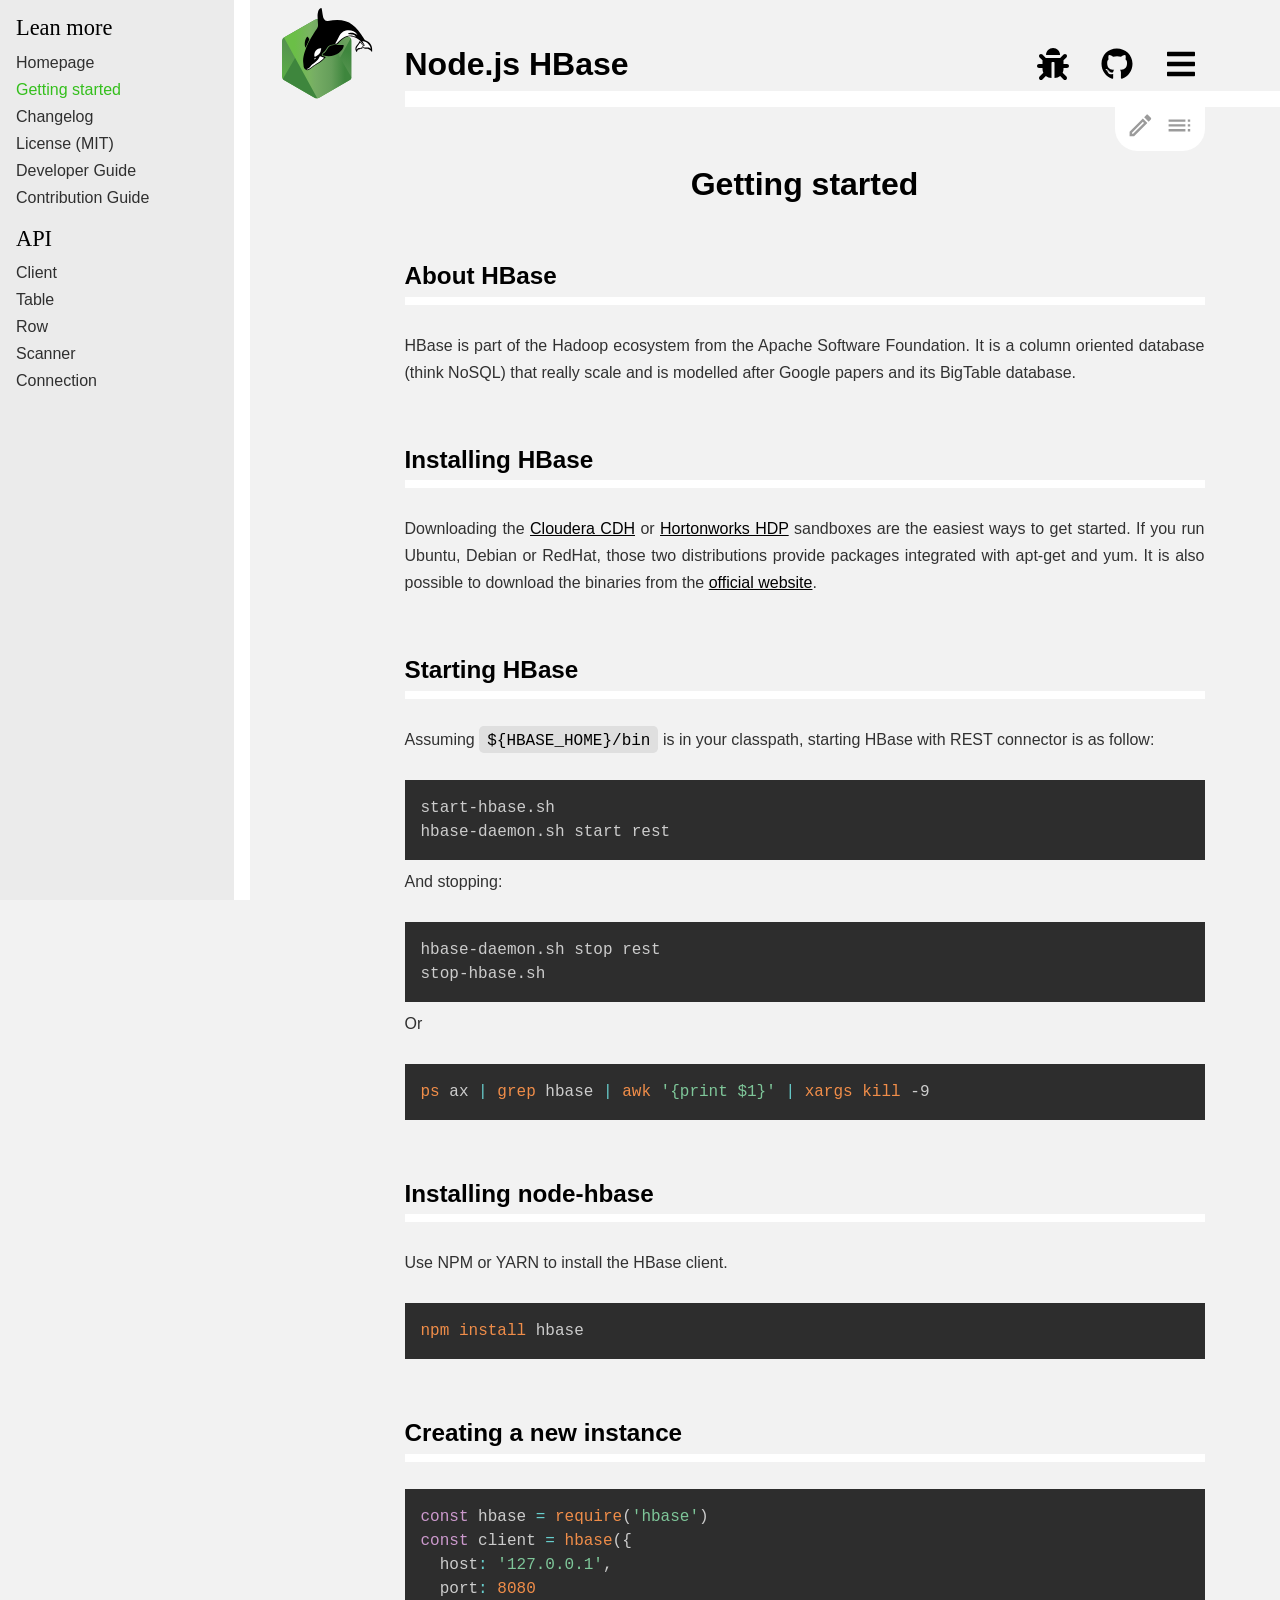
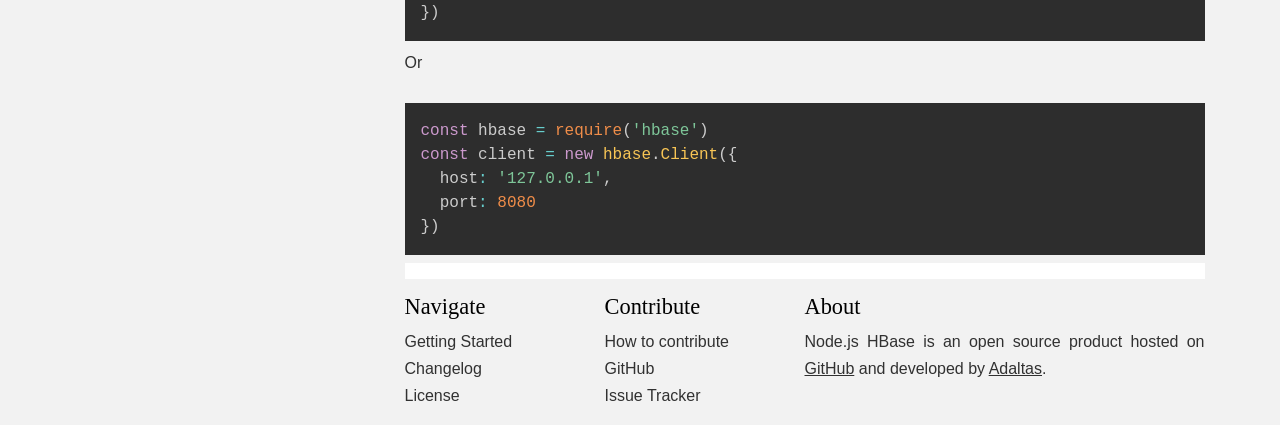
<file: learn/quickstart/index.html>
<!DOCTYPE html><html lang="en"><head><meta charSet="utf-8"/><meta http-equiv="x-ua-compatible" content="ie=edge"/><meta name="viewport" content="width=device-width, initial-scale=1, shrink-to-fit=no"/><style id="typography.js">html{font-family:sans-serif;-ms-text-size-adjust:100%;-webkit-text-size-adjust:100%}body{margin:0}article,aside,details,figcaption,figure,footer,header,main,menu,nav,section,summary{display:block}audio,canvas,progress,video{display:inline-block}audio:not([controls]){display:none;height:0}progress{vertical-align:baseline}[hidden],template{display:none}a{background-color:transparent;-webkit-text-decoration-skip:objects}a:active,a:hover{outline-width:0}abbr[title]{border-bottom:none;text-decoration:underline;text-decoration:underline dotted}b,strong{font-weight:inherit;font-weight:bolder}dfn{font-style:italic}h1{font-size:2em;margin:.67em 0}mark{background-color:#ff0;color:#000}small{font-size:80%}sub,sup{font-size:75%;line-height:0;position:relative;vertical-align:baseline}sub{bottom:-.25em}sup{top:-.5em}img{border-style:none}svg:not(:root){overflow:hidden}code,kbd,pre,samp{font-family:monospace,monospace;font-size:1em}figure{margin:1em 40px}hr{box-sizing:content-box;height:0;overflow:visible}button,input,optgroup,select,textarea{font:inherit;margin:0}optgroup{font-weight:700}button,input{overflow:visible}button,select{text-transform:none}[type=reset],[type=submit],button,html [type=button]{-webkit-appearance:button}[type=button]::-moz-focus-inner,[type=reset]::-moz-focus-inner,[type=submit]::-moz-focus-inner,button::-moz-focus-inner{border-style:none;padding:0}[type=button]:-moz-focusring,[type=reset]:-moz-focusring,[type=submit]:-moz-focusring,button:-moz-focusring{outline:1px dotted ButtonText}fieldset{border:1px solid silver;margin:0 2px;padding:.35em .625em .75em}legend{box-sizing:border-box;color:inherit;display:table;max-width:100%;padding:0;white-space:normal}textarea{overflow:auto}[type=checkbox],[type=radio]{box-sizing:border-box;padding:0}[type=number]::-webkit-inner-spin-button,[type=number]::-webkit-outer-spin-button{height:auto}[type=search]{-webkit-appearance:textfield;outline-offset:-2px}[type=search]::-webkit-search-cancel-button,[type=search]::-webkit-search-decoration{-webkit-appearance:none}::-webkit-input-placeholder{color:inherit;opacity:.54}::-webkit-file-upload-button{-webkit-appearance:button;font:inherit}html{font:100%/1.6875 'Arvo',sans-serif;box-sizing:border-box;overflow-y:scroll;}*{box-sizing:inherit;}*:before{box-sizing:inherit;}*:after{box-sizing:inherit;}body{color:hsla(0,0%,0%,0.8);font-family:'Arvo',sans-serif;font-weight:400;word-wrap:break-word;font-kerning:normal;-moz-font-feature-settings:"kern", "liga", "clig", "calt";-ms-font-feature-settings:"kern", "liga", "clig", "calt";-webkit-font-feature-settings:"kern", "liga", "clig", "calt";font-feature-settings:"kern", "liga", "clig", "calt";}img{max-width:100%;margin-left:0;margin-right:0;margin-top:0;padding-bottom:0;padding-left:0;padding-right:0;padding-top:0;margin-bottom:1.6875rem;}h1{margin-left:0;margin-right:0;margin-top:0;padding-bottom:0;padding-left:0;padding-right:0;padding-top:0;margin-bottom:1.6875rem;color:hsla(0,0%,0%,1);font-family:'Montserrat',sans-serif;font-weight:700;text-rendering:optimizeLegibility;font-size:2rem;line-height:1.1;}h2{margin-left:0;margin-right:0;margin-top:0;padding-bottom:0;padding-left:0;padding-right:0;padding-top:0;margin-bottom:1.6875rem;color:hsla(0,0%,0%,1);font-family:'Montserrat',sans-serif;font-weight:700;text-rendering:optimizeLegibility;font-size:1.51572rem;line-height:1.1;}h3{margin-left:0;margin-right:0;margin-top:0;padding-bottom:0;padding-left:0;padding-right:0;padding-top:0;margin-bottom:1.6875rem;color:hsla(0,0%,0%,1);font-family:'Montserrat',sans-serif;font-weight:700;text-rendering:optimizeLegibility;font-size:1.31951rem;line-height:1.1;}h4{margin-left:0;margin-right:0;margin-top:0;padding-bottom:0;padding-left:0;padding-right:0;padding-top:0;margin-bottom:1.6875rem;color:hsla(0,0%,0%,1);font-family:'Montserrat',sans-serif;font-weight:700;text-rendering:optimizeLegibility;font-size:1rem;line-height:1.1;}h5{margin-left:0;margin-right:0;margin-top:0;padding-bottom:0;padding-left:0;padding-right:0;padding-top:0;margin-bottom:1.6875rem;color:hsla(0,0%,0%,1);font-family:'Montserrat',sans-serif;font-weight:700;text-rendering:optimizeLegibility;font-size:0.87055rem;line-height:1.1;}h6{margin-left:0;margin-right:0;margin-top:0;padding-bottom:0;padding-left:0;padding-right:0;padding-top:0;margin-bottom:1.6875rem;color:hsla(0,0%,0%,1);font-family:'Montserrat',sans-serif;font-weight:700;text-rendering:optimizeLegibility;font-size:0.81225rem;line-height:1.1;}hgroup{margin-left:0;margin-right:0;margin-top:0;padding-bottom:0;padding-left:0;padding-right:0;padding-top:0;margin-bottom:1.6875rem;}ul{margin-left:1.6875rem;margin-right:0;margin-top:0;padding-bottom:0;padding-left:0;padding-right:0;padding-top:0;margin-bottom:1.6875rem;list-style-position:outside;list-style-image:none;}ol{margin-left:1.6875rem;margin-right:0;margin-top:0;padding-bottom:0;padding-left:0;padding-right:0;padding-top:0;margin-bottom:1.6875rem;list-style-position:outside;list-style-image:none;}dl{margin-left:0;margin-right:0;margin-top:0;padding-bottom:0;padding-left:0;padding-right:0;padding-top:0;margin-bottom:1.6875rem;}dd{margin-left:0;margin-right:0;margin-top:0;padding-bottom:0;padding-left:0;padding-right:0;padding-top:0;margin-bottom:1.6875rem;}p{margin-left:0;margin-right:0;margin-top:0;padding-bottom:0;padding-left:0;padding-right:0;padding-top:0;margin-bottom:1.6875rem;}figure{margin-left:0;margin-right:0;margin-top:0;padding-bottom:0;padding-left:0;padding-right:0;padding-top:0;margin-bottom:1.6875rem;}pre{margin-left:0;margin-right:0;margin-top:0;padding-bottom:0;padding-left:0;padding-right:0;padding-top:0;margin-bottom:1.6875rem;font-size:0.85rem;line-height:1.6875rem;}table{margin-left:0;margin-right:0;margin-top:0;padding-bottom:0;padding-left:0;padding-right:0;padding-top:0;margin-bottom:1.6875rem;font-size:1rem;line-height:1.6875rem;border-collapse:collapse;width:100%;}fieldset{margin-left:0;margin-right:0;margin-top:0;padding-bottom:0;padding-left:0;padding-right:0;padding-top:0;margin-bottom:1.6875rem;}blockquote{margin-left:0;margin-right:1.6875rem;margin-top:0;padding-bottom:0;padding-left:1.37109rem;padding-right:0;padding-top:0;margin-bottom:1.6875rem;font-size:1.1487rem;line-height:1.6875rem;color:hsla(0,0%,0%,0.59);border-left:0.31641rem solid #fca206;}form{margin-left:0;margin-right:0;margin-top:0;padding-bottom:0;padding-left:0;padding-right:0;padding-top:0;margin-bottom:1.6875rem;}noscript{margin-left:0;margin-right:0;margin-top:0;padding-bottom:0;padding-left:0;padding-right:0;padding-top:0;margin-bottom:1.6875rem;}iframe{margin-left:0;margin-right:0;margin-top:0;padding-bottom:0;padding-left:0;padding-right:0;padding-top:0;margin-bottom:1.6875rem;}hr{margin-left:0;margin-right:0;margin-top:0;padding-bottom:0;padding-left:0;padding-right:0;padding-top:0;margin-bottom:calc(1.6875rem - 1px);background:hsla(0,0%,0%,0.2);border:none;height:1px;}address{margin-left:0;margin-right:0;margin-top:0;padding-bottom:0;padding-left:0;padding-right:0;padding-top:0;margin-bottom:1.6875rem;}b{font-weight:700;}strong{font-weight:700;}dt{font-weight:700;}th{font-weight:700;}li{margin-bottom:calc(1.6875rem / 2);}ol li{padding-left:0;}ul li{padding-left:0;}li > ol{margin-left:1.6875rem;margin-bottom:calc(1.6875rem / 2);margin-top:calc(1.6875rem / 2);}li > ul{margin-left:1.6875rem;margin-bottom:calc(1.6875rem / 2);margin-top:calc(1.6875rem / 2);}blockquote *:last-child{margin-bottom:0;}li *:last-child{margin-bottom:0;}p *:last-child{margin-bottom:0;}li > p{margin-bottom:calc(1.6875rem / 2);}code{font-size:0.85rem;line-height:1.6875rem;}kbd{font-size:0.85rem;line-height:1.6875rem;}samp{font-size:0.85rem;line-height:1.6875rem;}abbr{border-bottom:1px dotted hsla(0,0%,0%,0.5);cursor:help;}acronym{border-bottom:1px dotted hsla(0,0%,0%,0.5);cursor:help;}abbr[title]{border-bottom:1px dotted hsla(0,0%,0%,0.5);cursor:help;text-decoration:none;}thead{text-align:left;}td,th{text-align:left;border-bottom:1px solid hsla(0,0%,0%,0.12);font-feature-settings:"tnum";-moz-font-feature-settings:"tnum";-ms-font-feature-settings:"tnum";-webkit-font-feature-settings:"tnum";padding-left:1.125rem;padding-right:1.125rem;padding-top:0.84375rem;padding-bottom:calc(0.84375rem - 1px);}th:first-child,td:first-child{padding-left:0;}th:last-child,td:last-child{padding-right:0;}a{color:#d65947;text-decoration:none;}a:hover,a:active{color:hsla(0,0%,0%,0.8);}h1,h2,h3,h4,h5,h6{margin-top:3.375rem;}blockquote > :last-child{margin-bottom:0;}blockquote cite{font-size:1rem;line-height:1.6875rem;color:hsla(0,0%,0%,0.8);font-weight:400;}blockquote cite:before{content:"— ";}@media only screen and (max-width:480px){blockquote{margin-left:-1.26563rem;margin-right:0;padding-left:0.94922rem;}}article h1{text-align:center;}article h2{border-bottom:.5rem solid #fff;line-height:2.53125rem;}article a{text-decoration:underline;color:#000;}article a:hover,a:active{color:#d65947;}</style><link rel="apple-touch-icon" sizes="96x96" href="/icons/icon-96x96.png?v=dd1270eb96bb1e26045a3b7bb36ad752"/><style id="glamor-styles">.css-o4mt9s,[data-css-o4mt9s]{position:relative;margin:0;padding-left:250px;}@media (max-width: 960px){.css-o4mt9s,[data-css-o4mt9s]{padding-left:0;}}.css-9fs1d8,[data-css-9fs1d8]{position:fixed;top:0;height:100vh;left:0;width:250px;overflow:auto;}.css-9fs1d8> *,[data-css-9fs1d8]> *{overflow:auto;}@media (max-width: 960px){.css-9fs1d8,[data-css-9fs1d8]{left:-250px;}}.css-1mu003q,[data-css-1mu003q]{box-sizing:border-box;flex-grow:0;max-width:15%;flex-basis:15%;padding:.5rem 2rem 0 2rem;-webkit-flex-grow:0;-webkit-flex-basis:15%;}@media (max-width: 960px){.css-1mu003q,[data-css-1mu003q]{padding:.5rem .5rem 0 .5rem;}}.css-1qj5nue,[data-css-1qj5nue]{font-size:2rem;font-weight:bold;}.css-1qj5nue a,[data-css-1qj5nue] a{color:#000;}.css-1qj5nue a:hover,[data-css-1qj5nue] a:hover{color:#34BF1C;}@media (max-width: 400px){.css-1qj5nue,[data-css-1qj5nue]{font-size:1.4rem;}}.css-2lrsej,[data-css-2lrsej]{flex:1 1 auto;-webkit-flex:1 1 auto;}@media (max-width: 960px){.css-vnrzkp,[data-css-vnrzkp]{margin-left:0 !important;width:36px !important;height:36px !important;}}@media (min-width: 960px){.css-vnrzkp,[data-css-vnrzkp]{margin-left:1rem !important;}}.css-uuhnl9,[data-css-uuhnl9]{color:#000;}@media (max-width: 960px){.css-uuhnl9,[data-css-uuhnl9]{width:1.3rem;height:1.3rem;}}@media (min-width: 960px){.css-uuhnl9,[data-css-uuhnl9]{width:2rem;height:2rem;}}.css-c6w8ci,[data-css-c6w8ci]{display:-webkit-box; display: -moz-box; display: -ms-flexbox; display: -webkit-flex; display: flex;max-width:800px;align-items:center;-webkit-box-align:center;-webkit-align-items:center;}@media (max-width: 960px){.css-c6w8ci,[data-css-c6w8ci]{margin-right:1rem;}}@media (min-width: 960px){.css-c6w8ci,[data-css-c6w8ci]{margin-right:2rem;}}.css-1hqhyjz,[data-css-1hqhyjz]{box-sizing:border-box;max-width:85%;flex-basis:85%;align-self:flex-end;-webkit-flex-basis:85%;-webkit-align-self:flex-end;}@media (min-width: 960px){.css-1hqhyjz,[data-css-1hqhyjz]{border-bottom:1rem solid #fff;}}.css-tdmiry,[data-css-tdmiry]{display:-webkit-box; display: -moz-box; display: -ms-flexbox; display: -webkit-flex; display: flex;}@media (max-width: 960px){.css-tdmiry,[data-css-tdmiry]{border-bottom:1rem solid #fff;}}.css-14mjesj,[data-css-14mjesj]{width:100%;display:-webkit-box; display: -moz-box; display: -ms-flexbox; display: -webkit-flex; display: flex;align-items:inherit;justify-content:inherit;-webkit-box-align:inherit;-webkit-align-items:inherit;-webkit-box-pack:inherit;-webkit-justify-content:inherit;}.css-1tjpe7r,[data-css-1tjpe7r]{display:-webkit-inline-box; display: -moz-inline-box; display: -ms-inline-flexbox; display: -webkit-inline-flex; display: inline-flex;position:relative;align-items:center;vertical-align:middle;justify-content:center;flex:0 0 auto;width:48px;height:48px;padding:0;font-size:1.5rem;text-align:center;text-decoration:none;border-radius:50%;transition:background-color 150ms cubic-bezier(0.4, 0, 0.2, 1);background-color:transparent;-webkit-box-align:center;-webkit-align-items:center;-webkit-box-pack:center;-webkit-justify-content:center;-webkit-flex:0 0 auto;-webkit-transition:background-color 150ms cubic-bezier(0.4, 0, 0.2, 1);-moz-transition:background-color 150ms cubic-bezier(0.4, 0, 0.2, 1);}.css-1tjpe7r:hover,[data-css-1tjpe7r]:hover{background-color:rgba(0, 0, 0, .08);}.css-msk631,[data-css-msk631]{transform:scale(.0);opacity:0.5;display:block;width:100%;height:100%;border-radius:50%;background-color:#000;-webkit-transform:scale(.0);}.css-h96g2f,[data-css-h96g2f]{top:0;left:0;width:100%;height:100%;display:block;position:absolute;overflow:hidden;z-index:0;pointer-events:none;}.css-2hpbxp,[data-css-2hpbxp]{display:-webkit-inline-box; display: -moz-inline-box; display: -ms-inline-flexbox; display: -webkit-inline-flex; display: inline-flex;position:relative;align-items:center;vertical-align:middle;justify-content:center;flex:0 0 auto;width:48px;height:48px;padding:0;font-size:1.5rem;text-align:center;text-decoration:none;border-radius:50%;transition:background-color 150ms cubic-bezier(0.4, 0, 0.2, 1);background-color:transparent;cursor:pointer;border:0;margin:0;-webkit-box-align:center;-webkit-align-items:center;-webkit-box-pack:center;-webkit-justify-content:center;-webkit-flex:0 0 auto;-webkit-transition:background-color 150ms cubic-bezier(0.4, 0, 0.2, 1);-moz-transition:background-color 150ms cubic-bezier(0.4, 0, 0.2, 1);}.css-2hpbxp:hover,[data-css-2hpbxp]:hover{background-color:rgba(0, 0, 0, .08);}.css-2hpbxp:focus,[data-css-2hpbxp]:focus{outline:none;}.css-hy452g,[data-css-hy452g]{background-color:#fff;}.css-hy452g > div,[data-css-hy452g] > div{padding:1rem;}.css-hy452g h2,[data-css-hy452g] h2{margin-top:0;}.css-hy452g ul,[data-css-hy452g] ul, .css-hy452g li, [data-css-hy452g] li{margin-top:0;margin-bottom:0;}.css-s3cchn,[data-css-s3cchn]{outline:none;}@media (max-width: 960px){.css-s3cchn,[data-css-s3cchn]{width:1.8rem !important;height:1.8rem !important;}}@media (min-width: 960px){.css-s3cchn,[data-css-s3cchn]{width:2.4rem !important;height:2.4rem !important;}}.css-12ypaem,[data-css-12ypaem]{fill:#9B9B9B;}@media (max-width: 960px){.css-12ypaem,[data-css-12ypaem]{width:1.4rem;height:1.4rem;}}@media (min-width: 960px){.css-12ypaem,[data-css-12ypaem]{width:1.8rem;height:1.8rem;}}.css-1gqx6h2,[data-css-1gqx6h2]{float:right;background-color:#fff;margin-bottom:1rem;padding:0 .4rem .4rem .4rem;}@media (max-width: 960px){.css-1gqx6h2,[data-css-1gqx6h2]{border-radius:0 0 1.8rem 1.8rem;}}@media (min-width: 960px){.css-1gqx6h2,[data-css-1gqx6h2]{border-radius:0 0 1.4rem 1.4rem;}}.css-3g72t1,[data-css-3g72t1]{clear:right;}.css-3g72t1 .toc,[data-css-3g72t1] .toc{background-color:#fff;padding:5px 0;display:none;}.css-3g72t1 .toc h2,[data-css-3g72t1] .toc h2{margin-top:0;}.css-3g72t1 .toc ul,[data-css-3g72t1] .toc ul{margin-top:0;margin-bottom:0;}.css-186opbb,[data-css-186opbb]{max-width:800px;}.css-186opbb :not(pre) > code[class*="language-"],[data-css-186opbb] :not(pre) > code[class*="language-"]{padding:.4em .5em .2em .5em;background:#DFDFDF;color:#000;}@media (max-width: 960px){.css-186opbb,[data-css-186opbb]{margin:0 1rem;}}@media (min-width: 960px){.css-186opbb,[data-css-186opbb]{margin:0 2rem 0 15%;text-align:justify;}}.css-rpurc2,[data-css-rpurc2]{flex:1;-webkit-flex:1;}@media (max-width: 960px){.css-rpurc2,[data-css-rpurc2]{flex:0 0 50%;-webkit-flex:0 0 50%;}}.css-1nyj4b5,[data-css-1nyj4b5]{flex:2;-webkit-flex:2;}@media (max-width: 960px){.css-1nyj4b5,[data-css-1nyj4b5]{flex:0 0 100%;-webkit-flex:0 0 100%;}}.css-jz2g0y,[data-css-jz2g0y]{max-width:800px;display:-webkit-box; display: -moz-box; display: -ms-flexbox; display: -webkit-flex; display: flex;flex-wrap:wrap;border-top:1rem solid #fff;padding-bottom:1rem;-webkit-box-lines:multiple;-webkit-flex-wrap:wrap;}.css-jz2g0y h1,[data-css-jz2g0y] h1{margin:1rem 0 .5rem 0;color:#000;font-family:Arvo sans-serif;font-weight:normal;font-size:1.4rem;text-align:left;}.css-jz2g0y ul,[data-css-jz2g0y] ul, .css-jz2g0y p, [data-css-jz2g0y] p{margin:0 0 0 0;}.css-jz2g0y li,[data-css-jz2g0y] li{margin:0;text-indent:0;list-style-type:none;}.css-jz2g0y a,[data-css-jz2g0y] a{color:hsla(0,0%,0%,0.8);}.css-jz2g0y a:hover,[data-css-jz2g0y] a:hover{color:#34BF1C;}.css-jz2g0y p a,[data-css-jz2g0y] p a{text-decoration:underline;}@media (max-width: 960px){.css-jz2g0y,[data-css-jz2g0y]{margin:0 1rem;}}@media (min-width: 960px){.css-jz2g0y,[data-css-jz2g0y]{margin:0 2rem 0 15%;text-align:justify;}}.css-178283y,[data-css-178283y]{display:block;padding:0 1rem 0 1rem;color:hsla(0,0%,0%,0.8);}.css-178283y:hover,[data-css-178283y]:hover{background-color:#fff;}.css-sf4hxo,[data-css-sf4hxo]{color:#34BF1C;}.css-sf4hxo:hover,[data-css-sf4hxo]:hover{cursor:default;color:#34BF1C;background-color:inherit;}.css-miwtlr,[data-css-miwtlr]{margin:0;padding:0;text-indent:0;list-style-type:none;}.css-jdk3d3,[data-css-jdk3d3]{position:relative;padding-top:1rem;padding-bottom:1rem;height:100% ;border-right:1rem solid #fff;background-color:#EBEBEB;}.css-jdk3d3 div,[data-css-jdk3d3] div{box-sizing:border-box;width:100%;}.css-jdk3d3 nav,[data-css-jdk3d3] nav{margin:0 0 1rem 0;}.css-jdk3d3 h1,[data-css-jdk3d3] h1{margin:0 0 .5rem 0;padding:0 1rem 0 1rem;color:#000;font-family:Arvo sans-serif;font-weight:normal;font-size:1.4rem;text-align:left;}.css-jdk3d3 ul,[data-css-jdk3d3] ul{margin:0;}</style><script id="glamor-ids">
        // <![CDATA[
        window._glamor = ["o4mt9s","9fs1d8","1mu003q","1qj5nue","2lrsej","vnrzkp","uuhnl9","c6w8ci","1hqhyjz","tdmiry","14mjesj","1tjpe7r","msk631","h96g2f","2hpbxp","hy452g","s3cchn","12ypaem","1gqx6h2","3g72t1","186opbb","rpurc2","1nyj4b5","jz2g0y","178283y","sf4hxo","miwtlr","jdk3d3"]
        // ]]>
        </script><title data-react-helmet="true">Node HBase - Getting started</title><meta data-react-helmet="true" name="description" content="Instructions on how to get up and running"/><meta data-react-helmet="true" name="keywords" content="hbase, tutorial, quickstart, install, configuration, example"/><style type="text/css">
    .anchor.before {
      position: absolute;
      top: 0;
      left: 0;
      transform: translateX(-100%);
      padding-right: 4px;
    }
    .anchor.after {
      display: inline-block;
      padding-left: 4px;
    }
    h1 .anchor svg,
    h2 .anchor svg,
    h3 .anchor svg,
    h4 .anchor svg,
    h5 .anchor svg,
    h6 .anchor svg {
      visibility: hidden;
    }
    h1:hover .anchor svg,
    h2:hover .anchor svg,
    h3:hover .anchor svg,
    h4:hover .anchor svg,
    h5:hover .anchor svg,
    h6:hover .anchor svg,
    h1 .anchor:focus svg,
    h2 .anchor:focus svg,
    h3 .anchor:focus svg,
    h4 .anchor:focus svg,
    h5 .anchor:focus svg,
    h6 .anchor:focus svg {
      visibility: visible;
    }
  </style><script>
    document.addEventListener("DOMContentLoaded", function(event) {
      var hash = window.decodeURI(location.hash.replace('#', ''))
      if (hash !== '') {
        var element = document.getElementById(hash)
        if (element) {
          var scrollTop = window.pageYOffset || document.documentElement.scrollTop || document.body.scrollTop
          var clientTop = document.documentElement.clientTop || document.body.clientTop || 0
          var offset = element.getBoundingClientRect().top + scrollTop - clientTop
          // Wait for the browser to finish rendering before scrolling.
          setTimeout((function() {
            window.scrollTo(0, offset - 64)
          }), 0)
        }
      }
    })
  </script><style data-href="/styles.5d7732e7de363963594b.css">code[class*=language-],pre[class*=language-]{color:#ccc;background:none;font-family:Consolas,Monaco,Andale Mono,Ubuntu Mono,monospace;font-size:1em;text-align:left;white-space:pre;word-spacing:normal;word-break:normal;word-wrap:normal;line-height:1.5;-moz-tab-size:4;-o-tab-size:4;tab-size:4;-webkit-hyphens:none;-ms-hyphens:none;hyphens:none}pre[class*=language-]{padding:1em;margin:.5em 0;overflow:auto}:not(pre)>code[class*=language-],pre[class*=language-]{background:#2d2d2d}:not(pre)>code[class*=language-]{padding:.1em;border-radius:.3em;white-space:normal}.token.block-comment,.token.cdata,.token.comment,.token.doctype,.token.prolog{color:#999}.token.punctuation{color:#ccc}.token.attr-name,.token.deleted,.token.namespace,.token.tag{color:#e2777a}.token.function-name{color:#6196cc}.token.boolean,.token.function,.token.number{color:#f08d49}.token.class-name,.token.constant,.token.property,.token.symbol{color:#f8c555}.token.atrule,.token.builtin,.token.important,.token.keyword,.token.selector{color:#cc99cd}.token.attr-value,.token.char,.token.regex,.token.string,.token.variable{color:#7ec699}.token.entity,.token.operator,.token.url{color:#67cdcc}.token.bold,.token.important{font-weight:700}.token.italic{font-style:italic}.token.entity{cursor:help}.token.inserted{color:green}@font-face{font-family:Arvo;src:local("Arvo"),url(/static/font.arvo.400-0025b6197d8af8ca5ab5bf4764a5dbc6.woff2) format("woff2");font-style:normal;font-weight:400;font-display:optional;unicode-range:U+0-ff,U+131,U+152-153,U+2bb-2bc,U+2c6,U+2da,U+2dc,U+2000-206f,U+2074,U+20ac,U+2122,U+2191,U+2193,U+2212,U+2215,U+feff,U+fffd}@font-face{font-family:Arvo;src:local("Arvo Bold"),local("Arvo-Bold"),url(/static/font.arvo.700-b2d543619d0d58a8edbac122d72a4228.woff2) format("woff2");font-style:normal;font-weight:700;font-display:optional;unicode-range:U+0-ff,U+131,U+152-153,U+2bb-2bc,U+2c6,U+2da,U+2dc,U+2000-206f,U+2074,U+20ac,U+2122,U+2191,U+2193,U+2212,U+2215,U+feff,U+fffd}@font-face{font-family:Montserrat;src:local("Montserrat Bold"),local("Montserrat-Bold"),url(/static/font.montserrat.700-099915ec0e3026165710937defdc5fc3.woff2) format("woff2");font-style:normal;font-weight:700;font-display:optional;unicode-range:U+0-ff,U+131,U+152-153,U+2bb-2bc,U+2c6,U+2da,U+2dc,U+2000-206f,U+2074,U+20ac,U+2122,U+2191,U+2193,U+2212,U+2215,U+feff,U+fffd}body,html{background-color:#f2f2f2}</style><link rel="preconnect" href="https://www.google-analytics.com"/><link rel="dns-prefetch" href="https://www.google-analytics.com"/><link rel="icon" href="/favicon-32x32.png?v=dd1270eb96bb1e26045a3b7bb36ad752" type="image/png"/><link rel="manifest" href="/manifest.webmanifest"/><meta name="theme-color" content="#3E863D"/><link rel="apple-touch-icon" sizes="48x48" href="/icons/icon-48x48.png?v=dd1270eb96bb1e26045a3b7bb36ad752"/><link rel="apple-touch-icon" sizes="72x72" href="/icons/icon-72x72.png?v=dd1270eb96bb1e26045a3b7bb36ad752"/><meta name="generator" content="Gatsby 2.24.37"/><link rel="apple-touch-icon" sizes="144x144" href="/icons/icon-144x144.png?v=dd1270eb96bb1e26045a3b7bb36ad752"/><link rel="apple-touch-icon" sizes="192x192" href="/icons/icon-192x192.png?v=dd1270eb96bb1e26045a3b7bb36ad752"/><link rel="apple-touch-icon" sizes="256x256" href="/icons/icon-256x256.png?v=dd1270eb96bb1e26045a3b7bb36ad752"/><link rel="apple-touch-icon" sizes="384x384" href="/icons/icon-384x384.png?v=dd1270eb96bb1e26045a3b7bb36ad752"/><link rel="apple-touch-icon" sizes="512x512" href="/icons/icon-512x512.png?v=dd1270eb96bb1e26045a3b7bb36ad752"/><link rel="sitemap" type="application/xml" href="/sitemap.xml"/><link as="script" rel="preload" href="/framework-665e19c4e2ebc7681ad7.js"/><link as="script" rel="preload" href="/1bfc9850-a77a0e47a6ff388d2c28.js"/><link as="script" rel="preload" href="/component---src-templates-page-js-54dc1b0b9a1c73f09fa0.js"/><link as="script" rel="preload" href="/95d0e4c6d5428e4e5c144b1145f6c0d2357c0db3-72c2e59d3a2364992ba3.js"/><link as="script" rel="preload" href="/app-8506d7099b6c48f62904.js"/><link as="script" rel="preload" href="/styles-2d82ac8e3afc0c213061.js"/><link as="script" rel="preload" href="/webpack-runtime-c4d638747e5e044feb6d.js"/><link as="fetch" rel="preload" href="/page-data/learn/quickstart/page-data.json" crossorigin="anonymous"/><link as="fetch" rel="preload" href="/page-data/sq/d/2210122946.json" crossorigin="anonymous"/><link as="fetch" rel="preload" href="/page-data/app-data.json" crossorigin="anonymous"/></head><body><div id="___gatsby"><div style="outline:none" tabindex="-1" id="gatsby-focus-wrapper"><div class="css-o4mt9s"><header class="css-tdmiry"><div class="css-1mu003q"><a title="Visit homepage" href="/"><svg xmlns="http://www.w3.org/2000/svg" style="isolation:isolate" viewBox="0 0 400 400"><defs><clipPath id="_clipPath_wOC5kHfEUJBEVxHw4wkcn2HKTjhbiPtX"><rect width="400" height="400"></rect></clipPath></defs><g clip-path="url(#_clipPath_wOC5kHfEUJBEVxHw4wkcn2HKTjhbiPtX)"><g style="isolation:isolate"><clipPath id="_clipPath_L6UUssT70W97HcFDig89p0twFZhs3c5T"><path d="M 145.711 51.628 L 8.304 130.938 C 3.157 133.906 0 139.386 0 145.308 L 0 304.039 C 0 309.965 3.157 315.442 8.304 318.409 L 145.721 397.781 C 150.858 400.74 157.191 400.74 162.322 397.781 L 299.716 318.409 C 304.836 315.442 308 309.962 308 304.039 L 308 145.308 C 308 139.386 304.836 133.906 299.683 130.938 L 162.309 51.628 C 159.732 50.151 156.862 49.411 153.992 49.411 C 151.122 49.411 148.252 50.151 145.675 51.628" fill="#FFF"></path></clipPath><g clip-path="url(#_clipPath_L6UUssT70W97HcFDig89p0twFZhs3c5T)"><linearGradient id="_lgradient_15" x1="0.669" y1="0.159" x2="0.335" y2="0.842" gradientTransform="matrix(585.717 0 0 594.79 -138.862 -72.315)" gradientUnits="userSpaceOnUse"><stop offset="30%" stop-color="#3e863d"></stop><stop offset="50%" stop-color="#55934f"></stop><stop offset="80%" stop-color="#5aad45"></stop></linearGradient><path d="M 446.855 117.472 L 59.666 -72.315 L -138.862 332.679 L 248.318 522.475 L 446.855 117.472 Z" fill="url(#_lgradient_15)"></path></g><clipPath id="_clipPath_sBa4UojtW9GYpQ2tBjHtZmTAy1dv9Wab"><path d="M 3.405 314.117 C 4.719 315.823 6.363 317.301 8.297 318.409 L 126.168 386.493 L 145.802 397.778 C 148.738 399.474 152.084 400.192 155.371 399.947 C 156.467 399.859 157.563 399.654 158.633 399.35 L 303.555 133.994 C 302.446 132.788 301.148 131.776 299.693 130.929 L 209.721 78.973 L 162.162 51.609 C 160.812 50.826 159.347 50.272 157.857 49.88 L 3.405 314.117 Z" fill="#FFF"></path></clipPath><g clip-path="url(#_clipPath_sBa4UojtW9GYpQ2tBjHtZmTAy1dv9Wab)"><linearGradient id="_lgradient_16" x1="0.218" y1="0.713" x2="0.787" y2="0.293" gradientTransform="matrix(634.966 0 0 637.154 -164.001 -93.522)" gradientUnits="userSpaceOnUse"><stop offset="57%" stop-color="#3e863d"></stop><stop offset="72%" stop-color="#619857"></stop><stop offset="100%" stop-color="#76ac64"></stop></linearGradient><path d="M -164.001 173.605 L 109.394 543.633 L 470.964 276.496 L 197.552 -93.522 L -164.001 173.605 Z" fill="url(#_lgradient_16)"></path></g><clipPath id="_clipPath_5eLkKkR517IPGD4uNzCFhhzOFzNOP5lb"><path d="M 152.351 49.502 C 150.045 49.73 147.792 50.448 145.714 51.628 L 8.698 130.71 L 156.444 399.817 C 158.499 399.523 160.521 398.838 162.348 397.781 L 299.755 318.409 C 303.995 315.95 306.898 311.789 307.778 307.072 L 157.162 49.773 C 156.053 49.554 154.944 49.44 153.803 49.44 C 153.346 49.44 152.889 49.463 152.433 49.505" fill="#FFF"></path></clipPath><g clip-path="url(#_clipPath_5eLkKkR517IPGD4uNzCFhhzOFzNOP5lb)"><linearGradient id="_lgradient_17" y1="0.5" x2="1" y2="0.5" gradientTransform="matrix(299.024 0 0 350.383 8.695 49.44)" gradientUnits="userSpaceOnUse"><stop offset="16%" stop-color="#6bbf47"></stop><stop offset="38%" stop-color="#79b461"></stop><stop offset="47%" stop-color="#75ac64"></stop><stop offset="70%" stop-color="#659e5a"></stop><stop offset="90%" stop-color="#3e863d"></stop></linearGradient><path d="M 8.695 49.44 L 8.695 399.823 L 307.72 399.823 L 307.72 49.44 L 8.695 49.44 Z" fill="url(#_lgradient_17)"></path></g></g><g style="isolation:isolate"><path d="M 268.694 164.013 C 260.834 164.196 230.24 164.451 222.808 164.418 C 214.913 164.383 208.781 168.412 204.004 175.274 C 197.115 185.175 191.707 196.615 181.226 202.699 C 180.068 203.372 179.137 205.992 179.262 207.591 C 179.338 208.569 181.543 209.661 182.94 210.124 C 228.754 223.962 267.88 193.071 272.508 169.491 C 273.628 166.208 272.394 163.927 268.694 164.013 Z"></path><path d="M 121.266 138.187 C 119.41 135.268 117.391 132.166 115.44 129.008 C 113.906 126.524 112.46 125.962 110.249 128.302 C 100.95 138.138 97.623 163.05 103.886 175.515 C 109.699 163.031 115.585 150.388 121.266 138.187 Z"></path><path d="M 370.987 143.505 C 366.478 142.493 366.045 140.359 364.087 137.586 C 317.907 67.97 289.683 43.393 202.646 57.116 C 194.619 58.511 189.355 54.935 185.473 47.573 C 180.444 41.26 179.174 20.865 175.814 4.236 C 175.144 0.063 174.107 -0.909 170.713 0.803 C 165.127 3.623 161.428 8.642 159.759 15.126 C 158.322 20.711 157.035 26.636 157.113 32.384 C 157.292 45.607 158.172 58.83 159.108 72.02 C 159.628 79.36 158.72 85.724 154.273 91.575 C 149.217 98.228 144.866 105.579 140.172 112.597 C 123.213 137.955 109.096 165.12 99.939 195.417 C 95.283 210.816 91.708 226.406 94.037 242.98 C 94.828 248.608 95.228 254.307 95.814 259.973 C 96.519 266.789 104.697 274.978 110.701 274.864 C 117.594 274.734 123.567 271.456 128.778 266.803 C 137.98 258.587 148.141 252.403 158.543 246.532 C 170.928 239.542 182.304 230.817 191.907 219.319 C 192.614 218.472 193.177 217.467 193.901 216.396 C 189 215.044 184.495 214.049 180.128 212.534 C 175.369 210.881 174.425 206.81 177.633 202.39 C 178.707 200.91 189.102 191.166 192.423 186.974 C 195.576 182.994 197.984 178.259 200.914 174.032 C 206.17 166.444 213.006 162.167 221.587 161.974 C 226.738 161.86 231.896 161.765 237.046 161.899 C 241.119 162.004 244.374 160.509 247.577 157.51 C 271.016 132.995 287.592 122.584 306.639 125.664 C 329.646 128.306 346.815 142.224 360.721 162.374 C 361.234 163.116 361.669 164.151 361.574 165.216 C 361.48 166.281 360.137 165.769 360.137 165.769 C 360.137 165.769 348.964 152.409 343.724 146.159 C 340.895 150.658 337.008 157.145 336.966 157.204 C 333.719 161.748 329.733 165.695 326.949 170.557 C 322.427 178.45 324.353 190.226 330.467 194.804 C 330.988 193.89 331.847 193.031 331.969 192.052 C 332.441 188.267 332.709 185.413 336.638 185.121 C 338.42 184.989 337.146 182.614 340.527 182.407 C 341.582 182.5 341.501 183.521 342.556 183.428 C 343.409 183.289 343.788 181.611 344.708 181.155 C 346.534 180.25 348.963 180.362 350.761 180.446 C 354.094 180.603 355.687 178.602 356.12 176.159 C 356.407 174.549 356.537 173.284 357.228 170.457 C 358.824 177.741 362.972 179.94 368.119 179.888 C 370.552 179.863 373.055 179.284 375.402 179.764 C 381.118 180.18 382.13 181.645 385.351 183.045 C 390.317 185.199 394.83 187.797 396.544 194.515 C 399.221 194.095 399.109 191.023 399.131 188.322 C 399.602 165.995 389.738 150.176 370.987 143.505 Z"></path></g><g style="isolation:isolate" fill="#FFF"><path d="M 169.234 178.378 C 173.75 178.294 174.431 179.478 172.531 183.974 C 172.107 184.977 171.683 186.074 171.608 187.16 C 171.006 195.871 167.26 202.102 160.648 206.414 C 157.305 208.593 154.377 211.608 151.014 213.736 C 149.169 214.904 146.297 216.152 144.831 215.283 C 142.886 214.149 142.337 206.638 142.894 203.909 C 145.689 190.21 157.107 178.604 169.234 178.378 L 169.234 178.378 Z"></path><path d="M 147.964 219.431 C 149.151 219.648 149.084 220.61 149.089 222.006 C 149.094 223.402 144.392 228.216 142.128 226.608 C 139.824 224.901 146.775 219.213 147.964 219.431 Z"></path><path d="M 186.469 220.333 C 180.501 226.642 173.841 231.695 167.366 236.361 C 162.306 240.005 139.749 253.829 128.418 262.839 C 122.66 266.966 117.063 271.549 109.655 271.333 C 109.771 270.63 109.755 270.133 109.876 270.084 C 117.669 266.958 123.417 261.053 128.735 253.899 C 131.947 249.58 136.759 246.595 141.214 243.753 C 150.535 237.806 158.086 229.958 163.84 219.644 C 167.946 212.285 168.106 212.579 174.912 215.977 C 178.414 217.726 181.416 218.347 186.469 220.333 L 186.469 220.333 Z"></path><path d="M 296.149 115.934 C 305.082 115.723 309.173 116.909 315.507 118.602 C 320.525 119.992 324.031 123.827 326.081 126.928 C 286.547 110.296 264.296 133.336 245.127 154.092 C 242.178 157.536 242.12 158.437 235.033 157.925 C 241.3 146.842 247.014 135.616 252.611 124.497 C 270.715 88.532 316.21 94.691 331.843 115.547 C 332.481 116.399 333.45 118.657 333.45 118.657 C 333.45 118.657 318.655 109.611 307.774 109.611 C 301.22 109.611 299.577 110.164 295.526 110.96 C 294.457 111.171 292.669 112.229 292.684 114.017 C 292.699 115.807 294.939 115.738 296.149 115.934 L 296.149 115.934 Z"></path><path d="M 391.573 181.345 C 386.823 172.938 379.645 174.758 372.925 174.724 C 370.923 174.713 368.919 174.844 366.916 174.927 C 363.534 175.067 360.681 174.163 359.205 170.186 C 358.825 169.163 357.873 167.58 357.082 167.419 C 356.31 167.661 356.054 168.236 355.916 168.57 C 352.866 175.984 346.949 177.156 340.806 177.305 C 337.253 177.391 334.343 177.953 332.595 181.985 C 332.257 182.767 330.528 183.666 330.229 183.39 C 329.472 182.694 328.542 181.118 328.78 180.325 C 329.687 177.305 330.649 174.136 332.282 171.603 C 336.424 165.179 340.94 159.069 345.69 152.286 C 347.929 154.982 356.767 165.9 359.107 167.657 C 360.341 168.584 363.01 168.726 364.032 167.793 C 364.913 166.989 365.023 163.766 364.339 162.309 C 362.941 159.331 360.732 156.862 358.95 154.107 C 357.619 152.051 356.434 149.873 354.849 147.182 C 370.847 143.919 394.607 166.12 391.573 181.345 L 391.573 181.345 Z"></path></g></g></svg></a></div><div class="css-1hqhyjz"><div class="css-c6w8ci"><div class="css-1qj5nue"><a title="Visit homepage" href="/">Node.js HBase</a></div><div class="css-2lrsej"></div><a tabindex="0" href="https://github.com/adaltas/node-hbase/issues" role="button" color="inherit" aria-label="header-bug" data-for="header-tooltip" data-tip="Report an issue" target="_blank" rel="noopener" class="css-vnrzkp css-1tjpe7r"><span class="css-14mjesj"><svg stroke="currentColor" fill="currentColor" stroke-width="0" viewBox="0 0 512 512" class="css-uuhnl9" height="1em" width="1em" xmlns="http://www.w3.org/2000/svg"><path d="M511.988 288.9c-.478 17.43-15.217 31.1-32.653 31.1H424v16c0 21.864-4.882 42.584-13.6 61.145l60.228 60.228c12.496 12.497 12.496 32.758 0 45.255-12.498 12.497-32.759 12.496-45.256 0l-54.736-54.736C345.886 467.965 314.351 480 280 480V236c0-6.627-5.373-12-12-12h-24c-6.627 0-12 5.373-12 12v244c-34.351 0-65.886-12.035-90.636-32.108l-54.736 54.736c-12.498 12.497-32.759 12.496-45.256 0-12.496-12.497-12.496-32.758 0-45.255l60.228-60.228C92.882 378.584 88 357.864 88 336v-16H32.666C15.23 320 .491 306.33.013 288.9-.484 270.816 14.028 256 32 256h56v-58.745l-46.628-46.628c-12.496-12.497-12.496-32.758 0-45.255 12.498-12.497 32.758-12.497 45.256 0L141.255 160h229.489l54.627-54.627c12.498-12.497 32.758-12.497 45.256 0 12.496 12.497 12.496 32.758 0 45.255L424 197.255V256h56c17.972 0 32.484 14.816 31.988 32.9zM257 0c-61.856 0-112 50.144-112 112h224C369 50.144 318.856 0 257 0z"></path></svg></span><span class="css-h96g2f"><span class="css-msk631"></span></span></a><a tabindex="0" href="https://github.com/adaltas/node-hbase" role="button" color="inherit" aria-label="header-github" data-for="header-tooltip" data-tip="Toggle the menu" target="_blank" rel="noopener" class="css-vnrzkp css-1tjpe7r"><span class="css-14mjesj"><svg stroke="currentColor" fill="currentColor" stroke-width="0" viewBox="0 0 496 512" class="css-uuhnl9" height="1em" width="1em" xmlns="http://www.w3.org/2000/svg"><path d="M165.9 397.4c0 2-2.3 3.6-5.2 3.6-3.3.3-5.6-1.3-5.6-3.6 0-2 2.3-3.6 5.2-3.6 3-.3 5.6 1.3 5.6 3.6zm-31.1-4.5c-.7 2 1.3 4.3 4.3 4.9 2.6 1 5.6 0 6.2-2s-1.3-4.3-4.3-5.2c-2.6-.7-5.5.3-6.2 2.3zm44.2-1.7c-2.9.7-4.9 2.6-4.6 4.9.3 2 2.9 3.3 5.9 2.6 2.9-.7 4.9-2.6 4.6-4.6-.3-1.9-3-3.2-5.9-2.9zM244.8 8C106.1 8 0 113.3 0 252c0 110.9 69.8 205.8 169.5 239.2 12.8 2.3 17.3-5.6 17.3-12.1 0-6.2-.3-40.4-.3-61.4 0 0-70 15-84.7-29.8 0 0-11.4-29.1-27.8-36.6 0 0-22.9-15.7 1.6-15.4 0 0 24.9 2 38.6 25.8 21.9 38.6 58.6 27.5 72.9 20.9 2.3-16 8.8-27.1 16-33.7-55.9-6.2-112.3-14.3-112.3-110.5 0-27.5 7.6-41.3 23.6-58.9-2.6-6.5-11.1-33.3 2.6-67.9 20.9-6.5 69 27 69 27 20-5.6 41.5-8.5 62.8-8.5s42.8 2.9 62.8 8.5c0 0 48.1-33.6 69-27 13.7 34.7 5.2 61.4 2.6 67.9 16 17.7 25.8 31.5 25.8 58.9 0 96.5-58.9 104.2-114.8 110.5 9.2 7.9 17 22.9 17 46.4 0 33.7-.3 75.4-.3 83.6 0 6.5 4.6 14.4 17.3 12.1C428.2 457.8 496 362.9 496 252 496 113.3 383.5 8 244.8 8zM97.2 352.9c-1.3 1-1 3.3.7 5.2 1.6 1.6 3.9 2.3 5.2 1 1.3-1 1-3.3-.7-5.2-1.6-1.6-3.9-2.3-5.2-1zm-10.8-8.1c-.7 1.3.3 2.9 2.3 3.9 1.6 1 3.6.7 4.3-.7.7-1.3-.3-2.9-2.3-3.9-2-.6-3.6-.3-4.3.7zm32.4 35.6c-1.6 1.3-1 4.3 1.3 6.2 2.3 2.3 5.2 2.6 6.5 1 1.3-1.3.7-4.3-1.3-6.2-2.2-2.3-5.2-2.6-6.5-1zm-11.4-14.7c-1.6 1-1.6 3.6 0 5.9 1.6 2.3 4.3 3.3 5.6 2.3 1.6-1.3 1.6-3.9 0-6.2-1.4-2.3-4-3.3-5.6-2z"></path></svg></span><span class="css-h96g2f"><span class="css-msk631"></span></span></a><button tabindex="0" type="button" aria-label="header-menu" data-for="header-tooltip" data-tip="Toggle the menu" class="css-vnrzkp css-2hpbxp"><span class="css-14mjesj"><svg stroke="currentColor" fill="currentColor" stroke-width="0" viewBox="0 0 448 512" class="css-uuhnl9" height="1em" width="1em" xmlns="http://www.w3.org/2000/svg"><path d="M16 132h416c8.837 0 16-7.163 16-16V76c0-8.837-7.163-16-16-16H16C7.163 60 0 67.163 0 76v40c0 8.837 7.163 16 16 16zm0 160h416c8.837 0 16-7.163 16-16v-40c0-8.837-7.163-16-16-16H16c-8.837 0-16 7.163-16 16v40c0 8.837 7.163 16 16 16zm0 160h416c8.837 0 16-7.163 16-16v-40c0-8.837-7.163-16-16-16H16c-8.837 0-16 7.163-16 16v40c0 8.837 7.163 16 16 16z"></path></svg></span><span class="css-h96g2f"><span class="css-msk631"></span></span></button><div class="__react_component_tooltip t277202a7-5ad2-4410-afe6-e1e5b0b48c0f place-bottom type-dark" id="header-tooltip" data-id="tooltip"><style>
  	.t277202a7-5ad2-4410-afe6-e1e5b0b48c0f {
	    color: #fff;
	    background: #222;
	    border: 1px solid transparent;
  	}

  	.t277202a7-5ad2-4410-afe6-e1e5b0b48c0f.place-top {
        margin-top: -10px;
    }
    .t277202a7-5ad2-4410-afe6-e1e5b0b48c0f.place-top::before {
        border-top: 8px solid transparent;
    }
    .t277202a7-5ad2-4410-afe6-e1e5b0b48c0f.place-top::after {
        border-left: 8px solid transparent;
        border-right: 8px solid transparent;
        bottom: -6px;
        left: 50%;
        margin-left: -8px;
        border-top-color: #222;
        border-top-style: solid;
        border-top-width: 6px;
    }

    .t277202a7-5ad2-4410-afe6-e1e5b0b48c0f.place-bottom {
        margin-top: 10px;
    }
    .t277202a7-5ad2-4410-afe6-e1e5b0b48c0f.place-bottom::before {
        border-bottom: 8px solid transparent;
    }
    .t277202a7-5ad2-4410-afe6-e1e5b0b48c0f.place-bottom::after {
        border-left: 8px solid transparent;
        border-right: 8px solid transparent;
        top: -6px;
        left: 50%;
        margin-left: -8px;
        border-bottom-color: #222;
        border-bottom-style: solid;
        border-bottom-width: 6px;
    }

    .t277202a7-5ad2-4410-afe6-e1e5b0b48c0f.place-left {
        margin-left: -10px;
    }
    .t277202a7-5ad2-4410-afe6-e1e5b0b48c0f.place-left::before {
        border-left: 8px solid transparent;
    }
    .t277202a7-5ad2-4410-afe6-e1e5b0b48c0f.place-left::after {
        border-top: 5px solid transparent;
        border-bottom: 5px solid transparent;
        right: -6px;
        top: 50%;
        margin-top: -4px;
        border-left-color: #222;
        border-left-style: solid;
        border-left-width: 6px;
    }

    .t277202a7-5ad2-4410-afe6-e1e5b0b48c0f.place-right {
        margin-left: 10px;
    }
    .t277202a7-5ad2-4410-afe6-e1e5b0b48c0f.place-right::before {
        border-right: 8px solid transparent;
    }
    .t277202a7-5ad2-4410-afe6-e1e5b0b48c0f.place-right::after {
        border-top: 5px solid transparent;
        border-bottom: 5px solid transparent;
        left: -6px;
        top: 50%;
        margin-top: -4px;
        border-right-color: #222;
        border-right-style: solid;
        border-right-width: 6px;
    }
  </style></div></div></div></header><main class="css-186opbb"><div class="css-hy452g"></div><div class="css-1gqx6h2"><a tabindex="0" href="https://github.com/adaltas/node-hbase-docs/edit/master/src/md/learn/quickstart.md" role="button" color="inherit" aria-label="content-edit" data-for="content-tooltip" data-tip="Edit on GitHub" target="_blank" rel="noopener" class="css-s3cchn css-1tjpe7r"><span class="css-14mjesj"><svg viewBox="0 0 24 24" class="css-12ypaem"><path d="M14.06,9.02l0.92,0.92L5.92,19H5v-0.92L14.06,9.02 M17.66,3c-0.25,0-0.51,0.1-0.7,0.29l-1.83,1.83 l3.75,3.75l1.83-1.83c0.39-0.39,0.39-1.02,0-1.41l-2.34-2.34C18.17,3.09,17.92,3,17.66,3L17.66,3z M14.06,6.19L3,17.25V21h3.75 L17.81,9.94L14.06,6.19L14.06,6.19z"></path></svg></span><span class="css-h96g2f"><span class="css-msk631"></span></span></a><button tabindex="0" type="button" color="inherit" aria-label="content-toc" data-for="content-tooltip" data-tip="Toggle table of content" class="css-s3cchn css-2hpbxp"><span class="css-14mjesj"><svg viewBox="0 0 24 24" class="css-12ypaem"><path fill="none" d="M0,0h24v24H0V0z"></path><path fill="none" d="M0,0h24v24H0V0z"></path><path d="M3,9h14V7H3V9z M3,13h14v-2H3V13z M3,17h14v-2H3V17z M19,17h2v-2h-2V17z M19,7v2h2V7H19z M19,13h2v-2h-2V13z"></path></svg></span><span class="css-h96g2f"><span class="css-msk631"></span></span></button><div class="__react_component_tooltip t3fe2b611-c31b-4189-b2e2-f168844354e1 place-bottom type-dark" id="content-tooltip" data-id="tooltip"><style>
  	.t3fe2b611-c31b-4189-b2e2-f168844354e1 {
	    color: #fff;
	    background: #222;
	    border: 1px solid transparent;
  	}

  	.t3fe2b611-c31b-4189-b2e2-f168844354e1.place-top {
        margin-top: -10px;
    }
    .t3fe2b611-c31b-4189-b2e2-f168844354e1.place-top::before {
        border-top: 8px solid transparent;
    }
    .t3fe2b611-c31b-4189-b2e2-f168844354e1.place-top::after {
        border-left: 8px solid transparent;
        border-right: 8px solid transparent;
        bottom: -6px;
        left: 50%;
        margin-left: -8px;
        border-top-color: #222;
        border-top-style: solid;
        border-top-width: 6px;
    }

    .t3fe2b611-c31b-4189-b2e2-f168844354e1.place-bottom {
        margin-top: 10px;
    }
    .t3fe2b611-c31b-4189-b2e2-f168844354e1.place-bottom::before {
        border-bottom: 8px solid transparent;
    }
    .t3fe2b611-c31b-4189-b2e2-f168844354e1.place-bottom::after {
        border-left: 8px solid transparent;
        border-right: 8px solid transparent;
        top: -6px;
        left: 50%;
        margin-left: -8px;
        border-bottom-color: #222;
        border-bottom-style: solid;
        border-bottom-width: 6px;
    }

    .t3fe2b611-c31b-4189-b2e2-f168844354e1.place-left {
        margin-left: -10px;
    }
    .t3fe2b611-c31b-4189-b2e2-f168844354e1.place-left::before {
        border-left: 8px solid transparent;
    }
    .t3fe2b611-c31b-4189-b2e2-f168844354e1.place-left::after {
        border-top: 5px solid transparent;
        border-bottom: 5px solid transparent;
        right: -6px;
        top: 50%;
        margin-top: -4px;
        border-left-color: #222;
        border-left-style: solid;
        border-left-width: 6px;
    }

    .t3fe2b611-c31b-4189-b2e2-f168844354e1.place-right {
        margin-left: 10px;
    }
    .t3fe2b611-c31b-4189-b2e2-f168844354e1.place-right::before {
        border-right: 8px solid transparent;
    }
    .t3fe2b611-c31b-4189-b2e2-f168844354e1.place-right::after {
        border-top: 5px solid transparent;
        border-bottom: 5px solid transparent;
        left: -6px;
        top: 50%;
        margin-top: -4px;
        border-right-color: #222;
        border-right-style: solid;
        border-right-width: 6px;
    }
  </style></div></div><article class="css-3g72t1"><div><h1 id="getting-started" style="position:relative;"><a href="#getting-started" aria-label="getting started permalink" class="anchor before"><svg aria-hidden="true" focusable="false" height="16" version="1.1" viewBox="0 0 16 16" width="16"><path fill-rule="evenodd" d="M4 9h1v1H4c-1.5 0-3-1.69-3-3.5S2.55 3 4 3h4c1.45 0 3 1.69 3 3.5 0 1.41-.91 2.72-2 3.25V8.59c.58-.45 1-1.27 1-2.09C10 5.22 8.98 4 8 4H4c-.98 0-2 1.22-2 2.5S3 9 4 9zm9-3h-1v1h1c1 0 2 1.22 2 2.5S13.98 12 13 12H9c-.98 0-2-1.22-2-2.5 0-.83.42-1.64 1-2.09V6.25c-1.09.53-2 1.84-2 3.25C6 11.31 7.55 13 9 13h4c1.45 0 3-1.69 3-3.5S14.5 6 13 6z"></path></svg></a>Getting started</h1>
<div class="toc">
<h2><a href="#toc" aria-hidden class="anchor"><svg aria-hidden="true" height="16" version="1.1" viewBox="0 0 16 16" width="16"><path fill-rule="evenodd" d="M4 9h1v1H4c-1.5 0-3-1.69-3-3.5S2.55 3 4 3h4c1.45 0 3 1.69 3 3.5 0 1.41-.91 2.72-2 3.25V8.59c.58-.45 1-1.27 1-2.09C10 5.22 8.98 4 8 4H4c-.98 0-2 1.22-2 2.5S3 9 4 9zm9-3h-1v1h1c1 0 2 1.22 2 2.5S13.98 12 13 12H9c-.98 0-2-1.22-2-2.5 0-.83.42-1.64 1-2.09V6.25c-1.09.53-2 1.84-2 3.25C6 11.31 7.55 13 9 13h4c1.45 0 3-1.69 3-3.5S14.5 6 13 6z"></path></svg></a>Table of Contents</h2>
<ul>
<li><a href="#about-hbase">About HBase</a></li>
<li><a href="#installing-hbase">Installing HBase</a></li>
<li><a href="#starting-hbase">Starting HBase</a></li>
<li><a href="#installing-node-hbase">Installing node-hbase</a></li>
<li><a href="#creating-a-new-instance">Creating a new instance</a></li>
</ul>
</div>
<h2 id="about-hbase" style="position:relative;"><a href="#about-hbase" aria-label="about hbase permalink" class="anchor before"><svg aria-hidden="true" focusable="false" height="16" version="1.1" viewBox="0 0 16 16" width="16"><path fill-rule="evenodd" d="M4 9h1v1H4c-1.5 0-3-1.69-3-3.5S2.55 3 4 3h4c1.45 0 3 1.69 3 3.5 0 1.41-.91 2.72-2 3.25V8.59c.58-.45 1-1.27 1-2.09C10 5.22 8.98 4 8 4H4c-.98 0-2 1.22-2 2.5S3 9 4 9zm9-3h-1v1h1c1 0 2 1.22 2 2.5S13.98 12 13 12H9c-.98 0-2-1.22-2-2.5 0-.83.42-1.64 1-2.09V6.25c-1.09.53-2 1.84-2 3.25C6 11.31 7.55 13 9 13h4c1.45 0 3-1.69 3-3.5S14.5 6 13 6z"></path></svg></a>About HBase</h2>
<p>HBase is part of the Hadoop ecosystem from the Apache Software Foundation. It is a column oriented database (think NoSQL) that really scale and is modelled after Google papers and its BigTable database.</p>
<h2 id="installing-hbase" style="position:relative;"><a href="#installing-hbase" aria-label="installing hbase permalink" class="anchor before"><svg aria-hidden="true" focusable="false" height="16" version="1.1" viewBox="0 0 16 16" width="16"><path fill-rule="evenodd" d="M4 9h1v1H4c-1.5 0-3-1.69-3-3.5S2.55 3 4 3h4c1.45 0 3 1.69 3 3.5 0 1.41-.91 2.72-2 3.25V8.59c.58-.45 1-1.27 1-2.09C10 5.22 8.98 4 8 4H4c-.98 0-2 1.22-2 2.5S3 9 4 9zm9-3h-1v1h1c1 0 2 1.22 2 2.5S13.98 12 13 12H9c-.98 0-2-1.22-2-2.5 0-.83.42-1.64 1-2.09V6.25c-1.09.53-2 1.84-2 3.25C6 11.31 7.55 13 9 13h4c1.45 0 3-1.69 3-3.5S14.5 6 13 6z"></path></svg></a>Installing HBase</h2>
<p>Downloading the <a href="https://www.cloudera.com/downloads/quickstart_vms.html">Cloudera CDH</a> or <a href="https://hortonworks.com/products/sandbox/">Hortonworks HDP</a> sandboxes are the easiest ways to get started. If you run Ubuntu, Debian or RedHat, those two distributions provide packages integrated with apt-get and yum. It is also possible to download the binaries from the <a href="http://hbase.apache.org/">official website</a>.</p>
<h2 id="starting-hbase" style="position:relative;"><a href="#starting-hbase" aria-label="starting hbase permalink" class="anchor before"><svg aria-hidden="true" focusable="false" height="16" version="1.1" viewBox="0 0 16 16" width="16"><path fill-rule="evenodd" d="M4 9h1v1H4c-1.5 0-3-1.69-3-3.5S2.55 3 4 3h4c1.45 0 3 1.69 3 3.5 0 1.41-.91 2.72-2 3.25V8.59c.58-.45 1-1.27 1-2.09C10 5.22 8.98 4 8 4H4c-.98 0-2 1.22-2 2.5S3 9 4 9zm9-3h-1v1h1c1 0 2 1.22 2 2.5S13.98 12 13 12H9c-.98 0-2-1.22-2-2.5 0-.83.42-1.64 1-2.09V6.25c-1.09.53-2 1.84-2 3.25C6 11.31 7.55 13 9 13h4c1.45 0 3-1.69 3-3.5S14.5 6 13 6z"></path></svg></a>Starting HBase</h2>
<p>Assuming <code class="language-text">${HBASE_HOME}/bin</code> is in your classpath, starting HBase with REST connector is as follow:</p>
<div class="gatsby-highlight" data-language="bash"><pre class="language-bash"><code class="language-bash">start-hbase.sh
hbase-daemon.sh start rest</code></pre></div>
<p>And stopping:</p>
<div class="gatsby-highlight" data-language="bash"><pre class="language-bash"><code class="language-bash">hbase-daemon.sh stop rest
stop-hbase.sh</code></pre></div>
<p>Or</p>
<div class="gatsby-highlight" data-language="bash"><pre class="language-bash"><code class="language-bash"><span class="token function">ps</span> ax <span class="token operator">|</span> <span class="token function">grep</span> hbase <span class="token operator">|</span> <span class="token function">awk</span> <span class="token string">'{print <span class="token variable">$1</span>}'</span> <span class="token operator">|</span> <span class="token function">xargs</span> <span class="token function">kill</span> -9</code></pre></div>
<h2 id="installing-node-hbase" style="position:relative;"><a href="#installing-node-hbase" aria-label="installing node hbase permalink" class="anchor before"><svg aria-hidden="true" focusable="false" height="16" version="1.1" viewBox="0 0 16 16" width="16"><path fill-rule="evenodd" d="M4 9h1v1H4c-1.5 0-3-1.69-3-3.5S2.55 3 4 3h4c1.45 0 3 1.69 3 3.5 0 1.41-.91 2.72-2 3.25V8.59c.58-.45 1-1.27 1-2.09C10 5.22 8.98 4 8 4H4c-.98 0-2 1.22-2 2.5S3 9 4 9zm9-3h-1v1h1c1 0 2 1.22 2 2.5S13.98 12 13 12H9c-.98 0-2-1.22-2-2.5 0-.83.42-1.64 1-2.09V6.25c-1.09.53-2 1.84-2 3.25C6 11.31 7.55 13 9 13h4c1.45 0 3-1.69 3-3.5S14.5 6 13 6z"></path></svg></a>Installing node-hbase</h2>
<p>Use NPM or YARN to install the HBase client.</p>
<div class="gatsby-highlight" data-language="bash"><pre class="language-bash"><code class="language-bash"><span class="token function">npm</span> <span class="token function">install</span> hbase</code></pre></div>
<h2 id="creating-a-new-instance" style="position:relative;"><a href="#creating-a-new-instance" aria-label="creating a new instance permalink" class="anchor before"><svg aria-hidden="true" focusable="false" height="16" version="1.1" viewBox="0 0 16 16" width="16"><path fill-rule="evenodd" d="M4 9h1v1H4c-1.5 0-3-1.69-3-3.5S2.55 3 4 3h4c1.45 0 3 1.69 3 3.5 0 1.41-.91 2.72-2 3.25V8.59c.58-.45 1-1.27 1-2.09C10 5.22 8.98 4 8 4H4c-.98 0-2 1.22-2 2.5S3 9 4 9zm9-3h-1v1h1c1 0 2 1.22 2 2.5S13.98 12 13 12H9c-.98 0-2-1.22-2-2.5 0-.83.42-1.64 1-2.09V6.25c-1.09.53-2 1.84-2 3.25C6 11.31 7.55 13 9 13h4c1.45 0 3-1.69 3-3.5S14.5 6 13 6z"></path></svg></a>Creating a new instance</h2>
<div class="gatsby-highlight" data-language="javascript"><pre class="language-javascript"><code class="language-javascript"><span class="token keyword">const</span> hbase <span class="token operator">=</span> <span class="token function">require</span><span class="token punctuation">(</span><span class="token string">'hbase'</span><span class="token punctuation">)</span>
<span class="token keyword">const</span> client <span class="token operator">=</span> <span class="token function">hbase</span><span class="token punctuation">(</span><span class="token punctuation">{</span>
  host<span class="token operator">:</span> <span class="token string">'127.0.0.1'</span><span class="token punctuation">,</span>
  port<span class="token operator">:</span> <span class="token number">8080</span>
<span class="token punctuation">}</span><span class="token punctuation">)</span></code></pre></div>
<p>Or</p>
<div class="gatsby-highlight" data-language="javascript"><pre class="language-javascript"><code class="language-javascript"><span class="token keyword">const</span> hbase <span class="token operator">=</span> <span class="token function">require</span><span class="token punctuation">(</span><span class="token string">'hbase'</span><span class="token punctuation">)</span>
<span class="token keyword">const</span> client <span class="token operator">=</span> <span class="token keyword">new</span> <span class="token class-name">hbase<span class="token punctuation">.</span>Client</span><span class="token punctuation">(</span><span class="token punctuation">{</span>
  host<span class="token operator">:</span> <span class="token string">'127.0.0.1'</span><span class="token punctuation">,</span>
  port<span class="token operator">:</span> <span class="token number">8080</span>
<span class="token punctuation">}</span><span class="token punctuation">)</span></code></pre></div></div></article></main><footer class="css-jz2g0y"><nav class="css-rpurc2"><h1>Navigate</h1><ul><li><a aria-current="page" class="" href="/learn/quickstart/">Getting Started</a></li><li><a href="/learn/changelog/">Changelog</a></li><li><a href="/learn/license/">License</a></li></ul></nav><nav class="css-rpurc2"><h1>Contribute</h1><ul><li><a href="/learn/contribute/">How to contribute</a></li><li><a href="https://github.com/adaltas/node-hbase">GitHub</a></li><li><a href="https://github.com/adaltas/node-hbase/issues">Issue Tracker</a></li></ul></nav><div class="css-1nyj4b5"><h1>About</h1><p>Node.js HBase is an open source product hosted on<!-- --> <a href="https://www.github.com">GitHub</a> <!-- -->and developed by<!-- --> <a href="http://www.adaltas.com">Adaltas</a>.</p></div></footer></div><div class="css-9fs1d8"><aside class="css-jdk3d3"><nav><h1>Lean more</h1><ul><li class="css-miwtlr"><a class="css-178283y" href="/">Homepage</a></li><li class="css-miwtlr"><a aria-current="page" class="css-178283y css-sf4hxo" href="/learn/quickstart/">Getting started</a></li><li class="css-miwtlr"><a class="css-178283y" href="/learn/changelog/">Changelog</a></li><li class="css-miwtlr"><a class="css-178283y" href="/learn/license/">License (MIT)</a></li><li class="css-miwtlr"><a class="css-178283y" href="/learn/developer/">Developer Guide</a></li><li class="css-miwtlr"><a class="css-178283y" href="/learn/contribute/">Contribution Guide</a></li></ul></nav><nav><h1>API</h1><ul><li class="css-miwtlr"><a class="css-178283y" href="/api/client/">Client</a></li><li class="css-miwtlr"><a class="css-178283y" href="/api/table/">Table</a></li><li class="css-miwtlr"><a class="css-178283y" href="/api/row/">Row</a></li><li class="css-miwtlr"><a class="css-178283y" href="/api/scanner/">Scanner</a></li><li class="css-miwtlr"><a class="css-178283y" href="/api/connection/">Connection</a></li></ul></nav></aside></div></div><div id="gatsby-announcer" style="position:absolute;top:0;width:1px;height:1px;padding:0;overflow:hidden;clip:rect(0, 0, 0, 0);white-space:nowrap;border:0" aria-live="assertive" aria-atomic="true"></div></div><script>
  
  
  if(true) {
    (function(i,s,o,g,r,a,m){i['GoogleAnalyticsObject']=r;i[r]=i[r]||function(){
    (i[r].q=i[r].q||[]).push(arguments)},i[r].l=1*new Date();a=s.createElement(o),
    m=s.getElementsByTagName(o)[0];a.async=1;a.src=g;m.parentNode.insertBefore(a,m)
    })(window,document,'script','https://www.google-analytics.com/analytics.js','ga');
  }
  if (typeof ga === "function") {
    ga('create', 'UA-1322093-6', 'auto', {});
      
      
      
      
      
      }</script><script id="gatsby-script-loader">/*<![CDATA[*/window.pagePath="/learn/quickstart/";/*]]>*/</script><script id="gatsby-chunk-mapping">/*<![CDATA[*/window.___chunkMapping={"polyfill":["/polyfill-df55473ac97b7f17120d.js"],"app":["/app-8506d7099b6c48f62904.js"],"component---cache-caches-gatsby-plugin-offline-app-shell-js":["/component---cache-caches-gatsby-plugin-offline-app-shell-js-e5cb9e0c77a823b86dc2.js"],"component---src-pages-404-js":["/component---src-pages-404-js-bdaf5552e814c2130247.js"],"component---src-templates-page-js":["/component---src-templates-page-js-54dc1b0b9a1c73f09fa0.js"]};/*]]>*/</script><script src="/polyfill-df55473ac97b7f17120d.js" nomodule=""></script><script src="/webpack-runtime-c4d638747e5e044feb6d.js" async=""></script><script src="/styles-2d82ac8e3afc0c213061.js" async=""></script><script src="/app-8506d7099b6c48f62904.js" async=""></script><script src="/95d0e4c6d5428e4e5c144b1145f6c0d2357c0db3-72c2e59d3a2364992ba3.js" async=""></script><script src="/component---src-templates-page-js-54dc1b0b9a1c73f09fa0.js" async=""></script><script src="/1bfc9850-a77a0e47a6ff388d2c28.js" async=""></script><script src="/framework-665e19c4e2ebc7681ad7.js" async=""></script></body></html>
</file>
